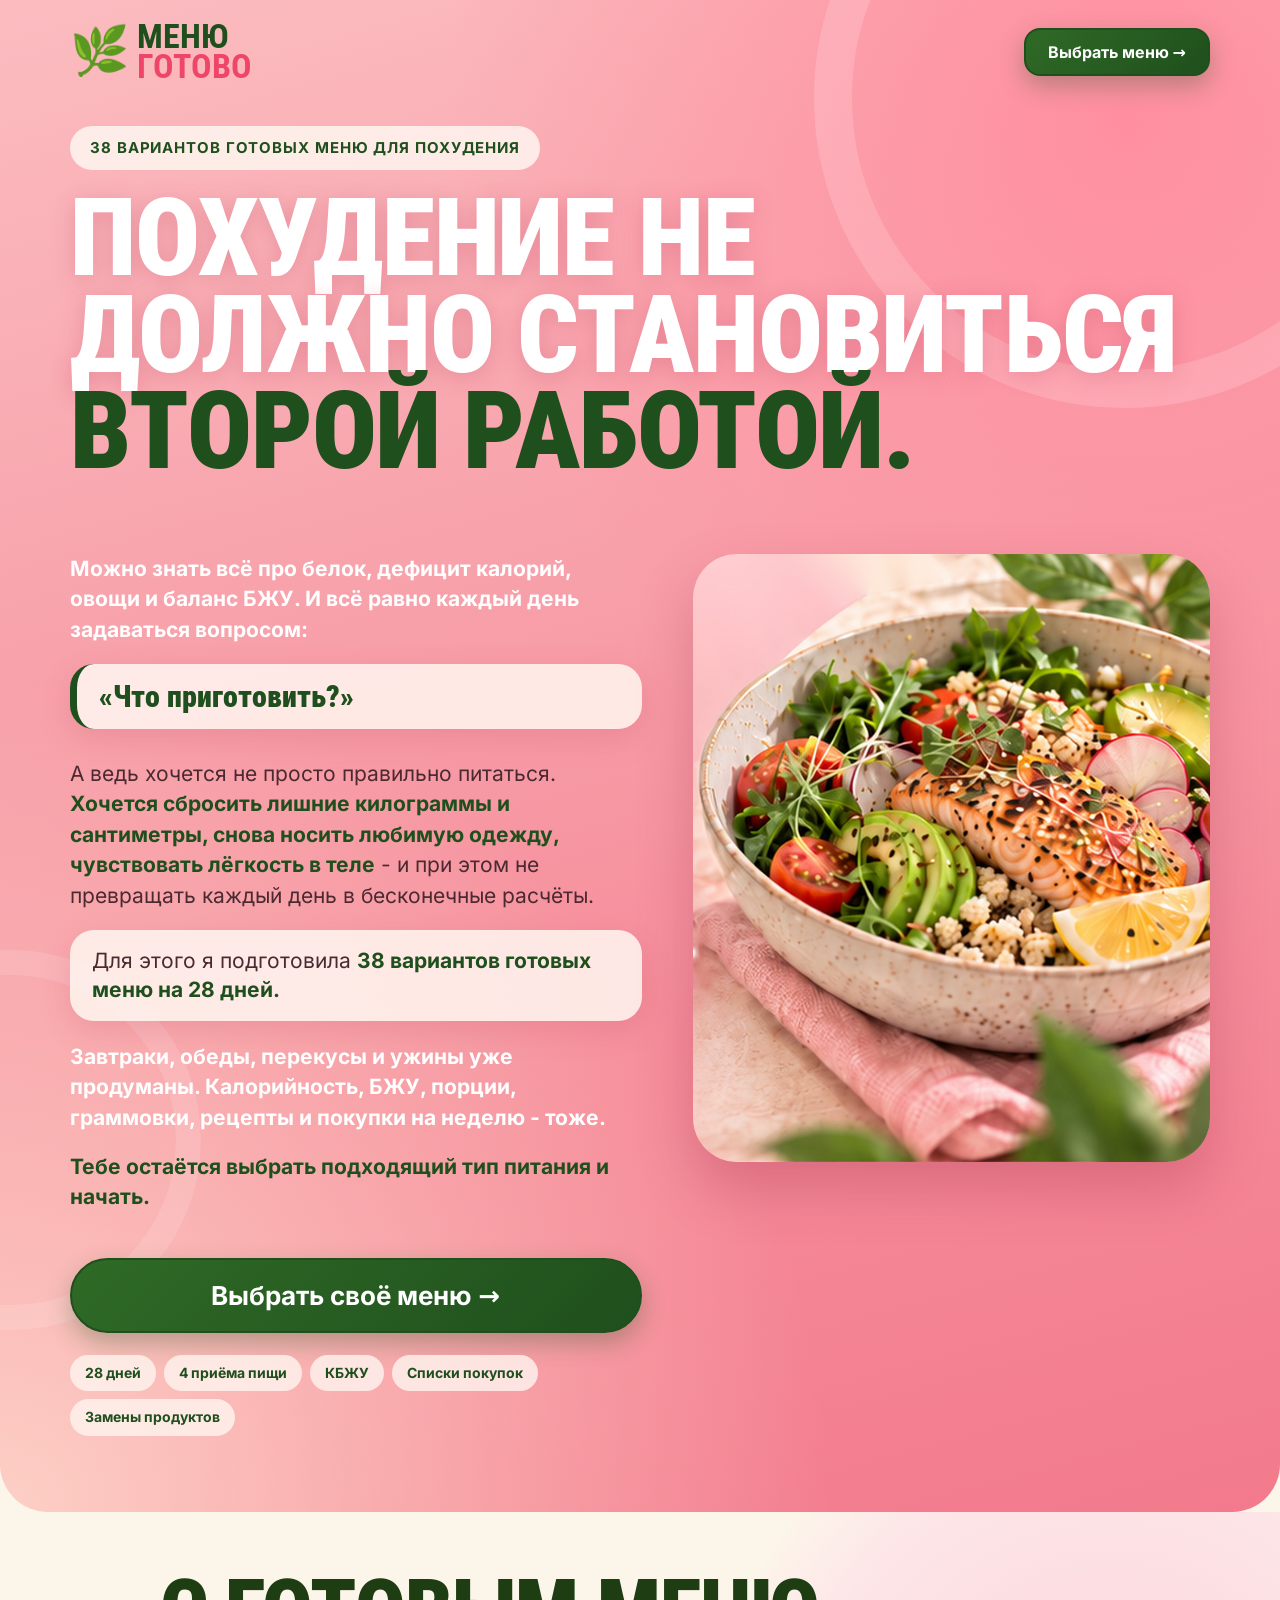
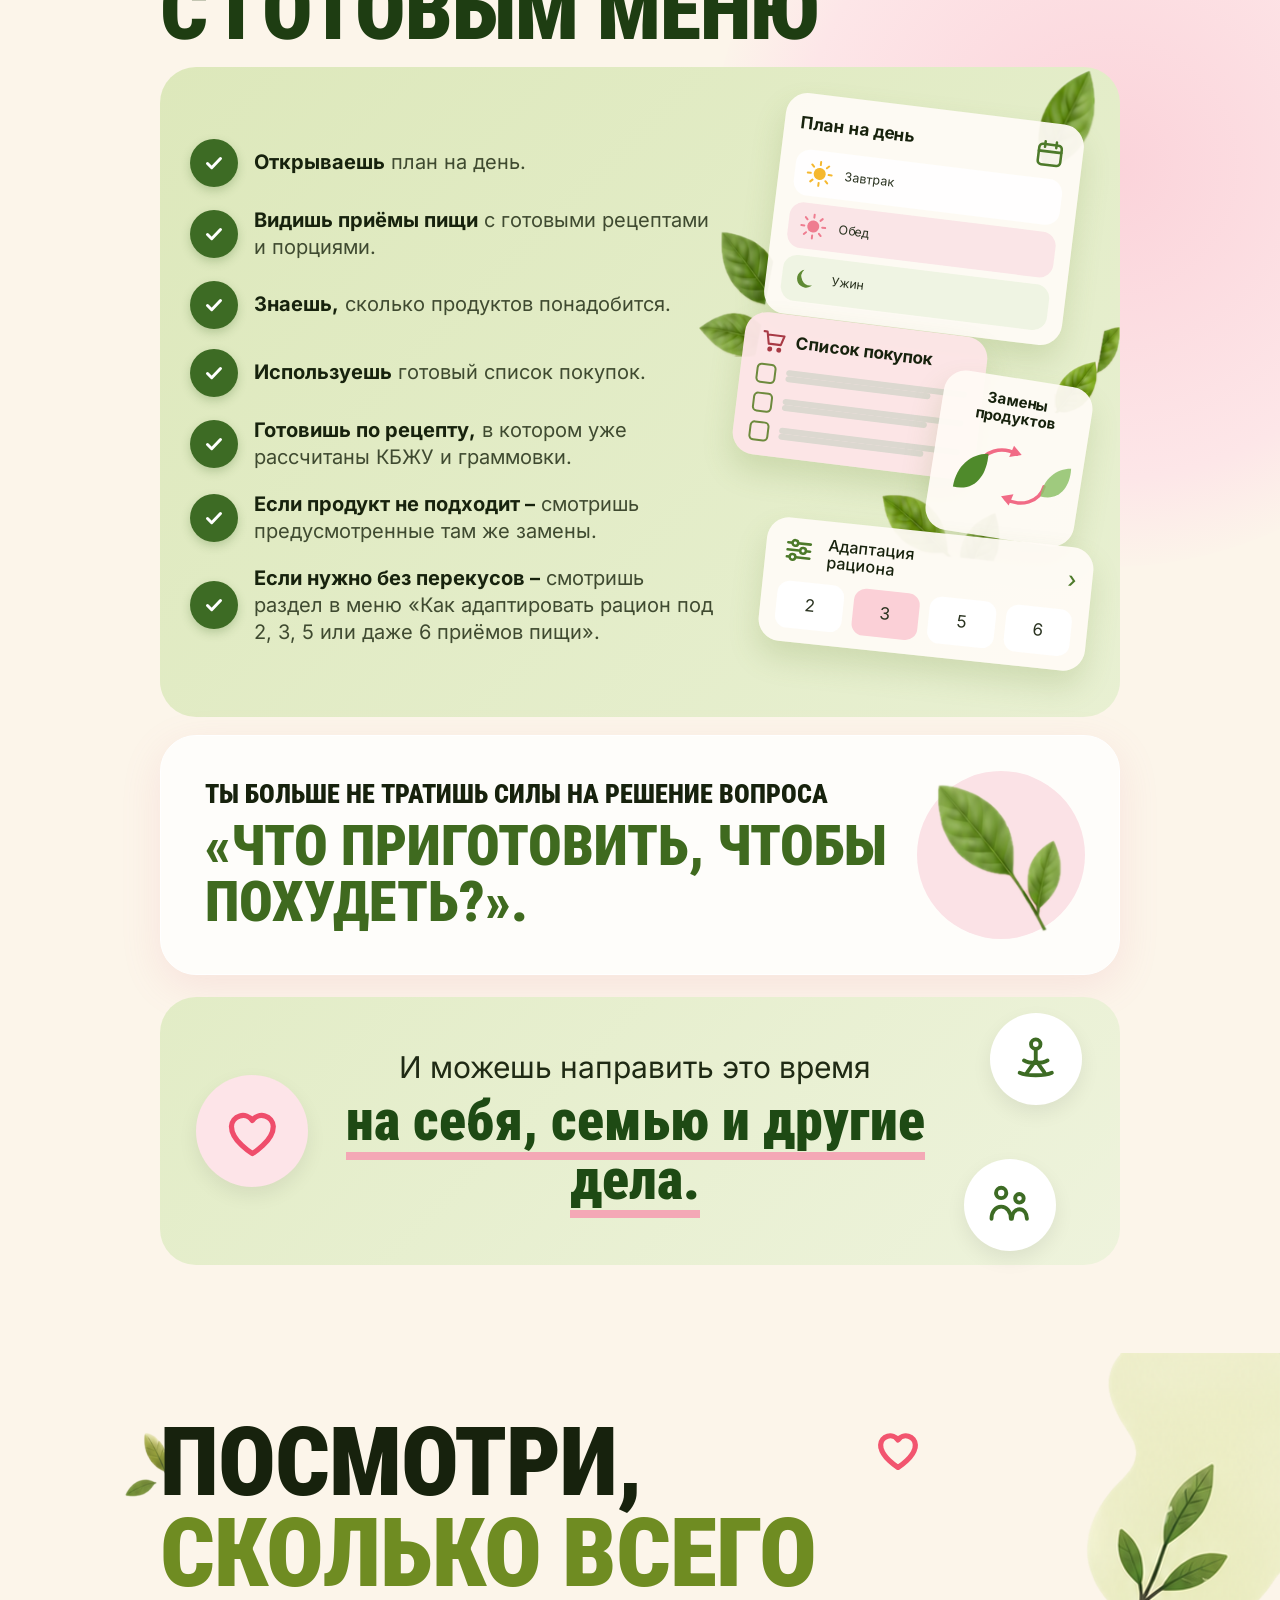
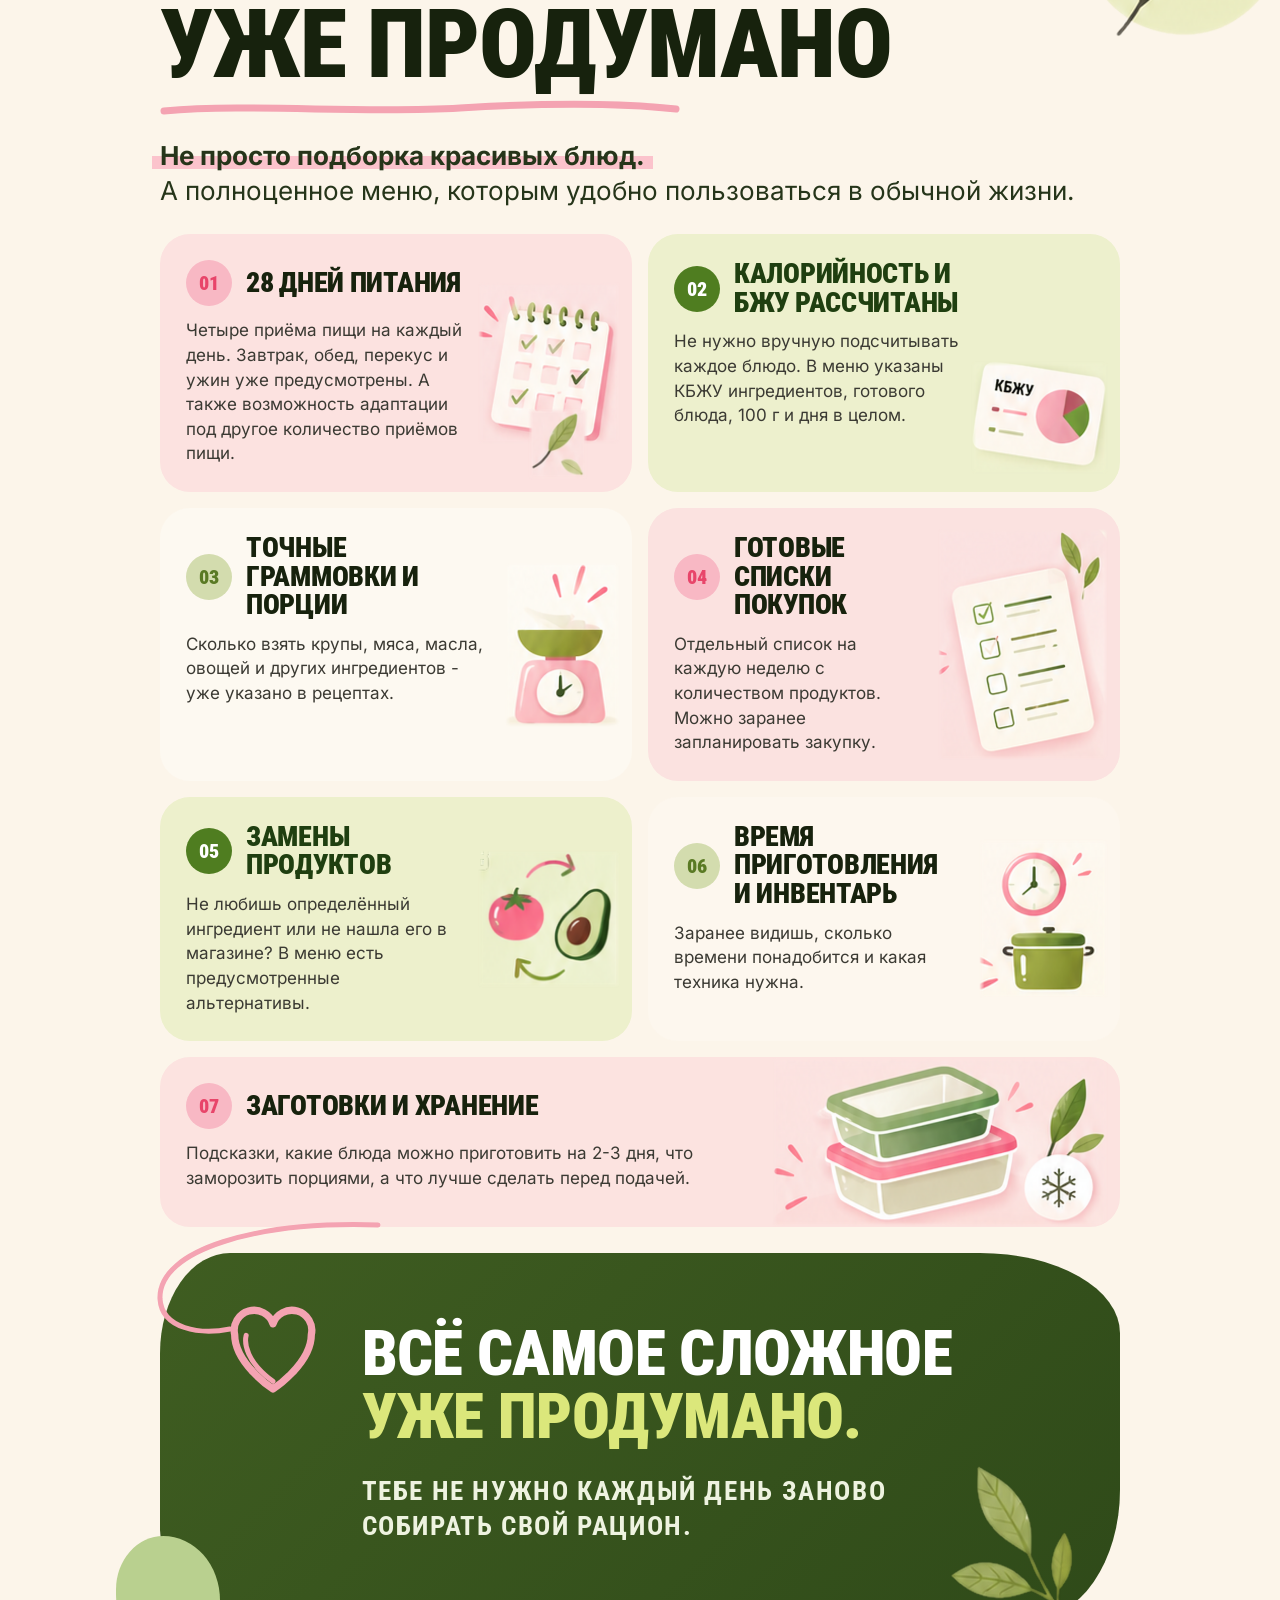
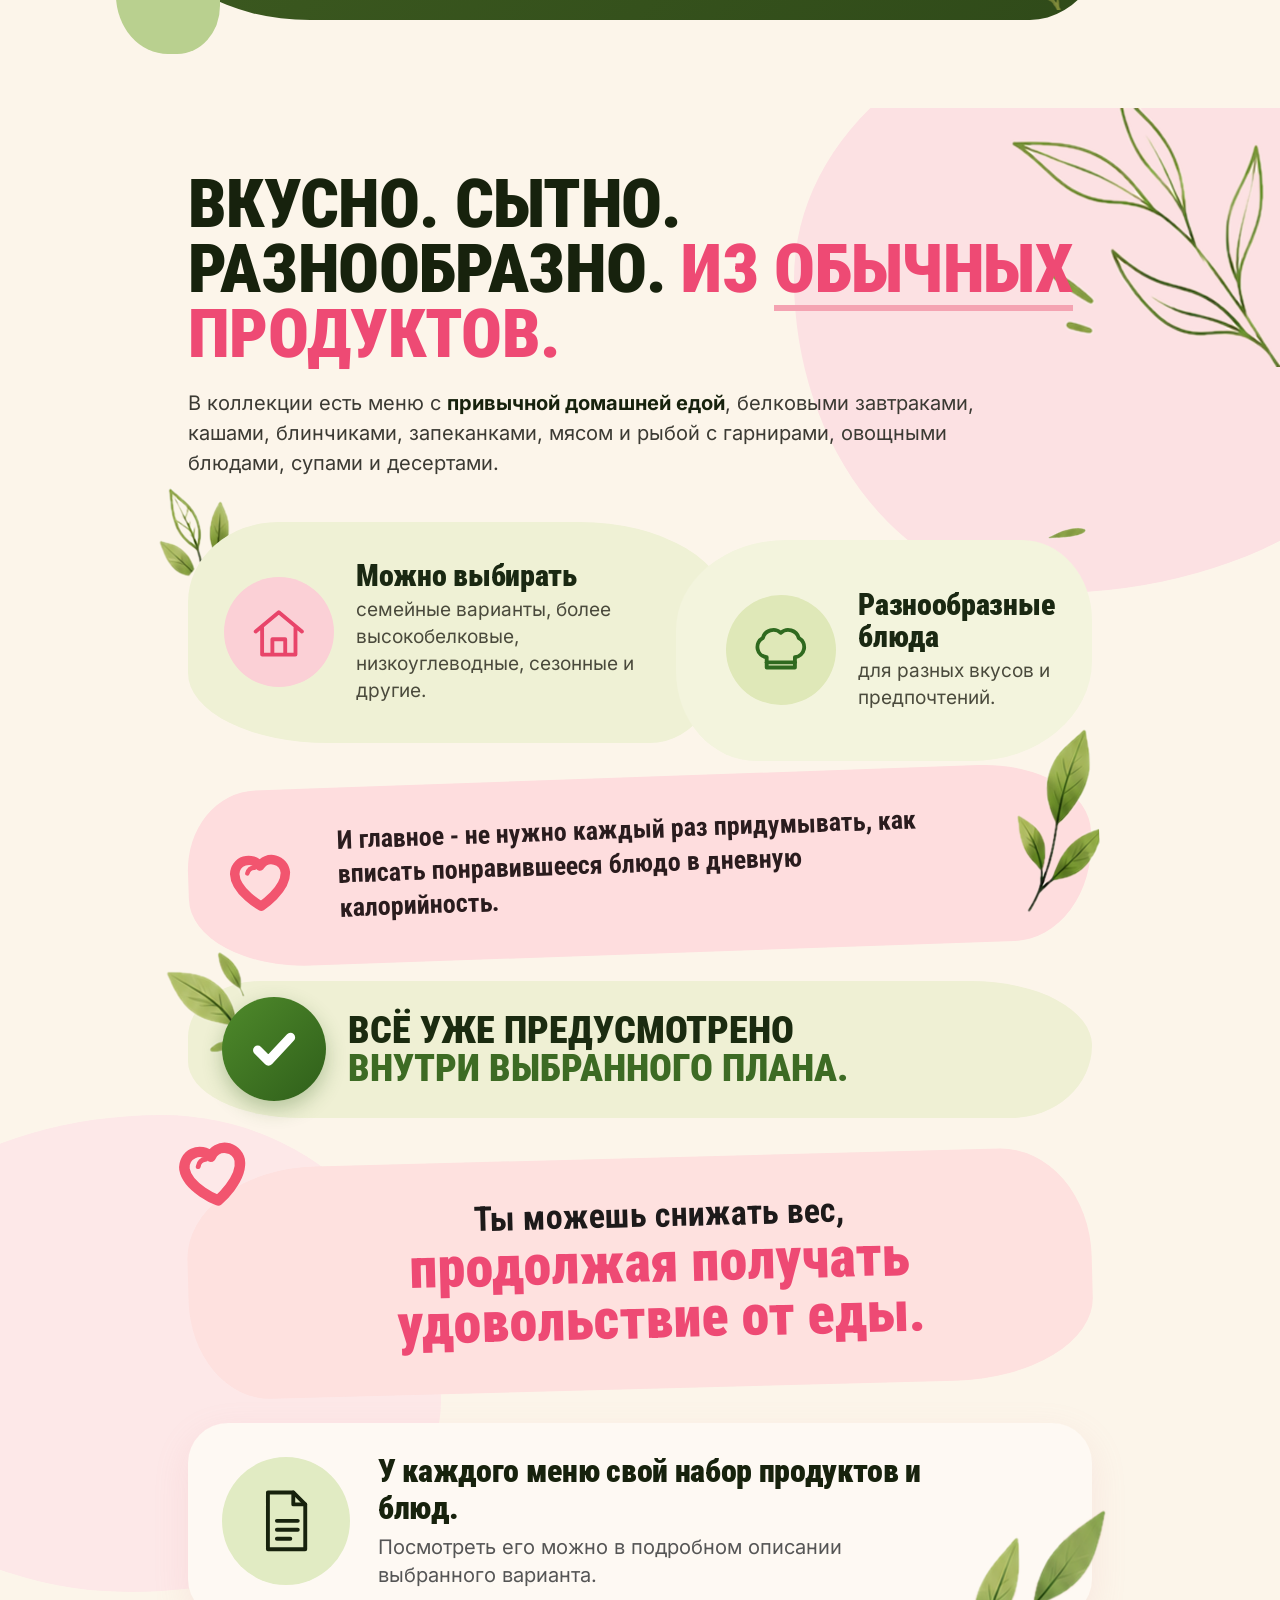
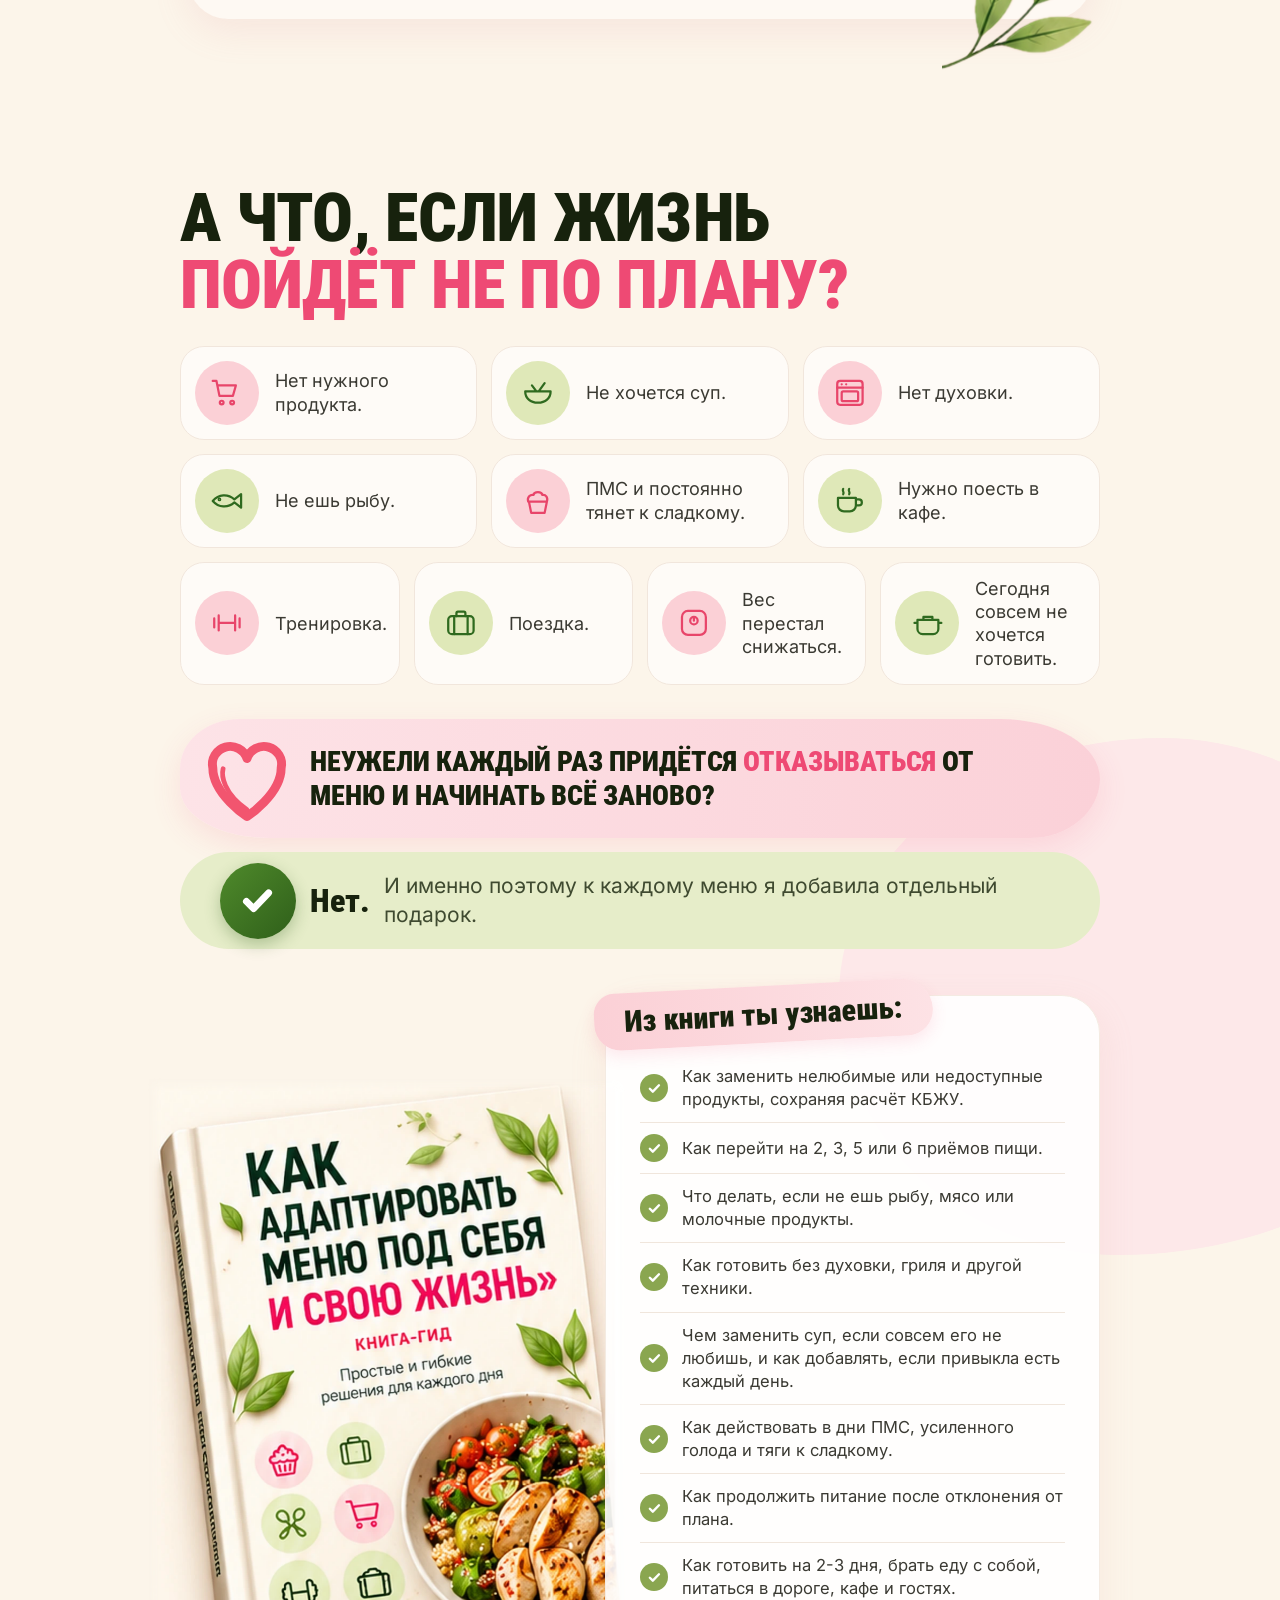
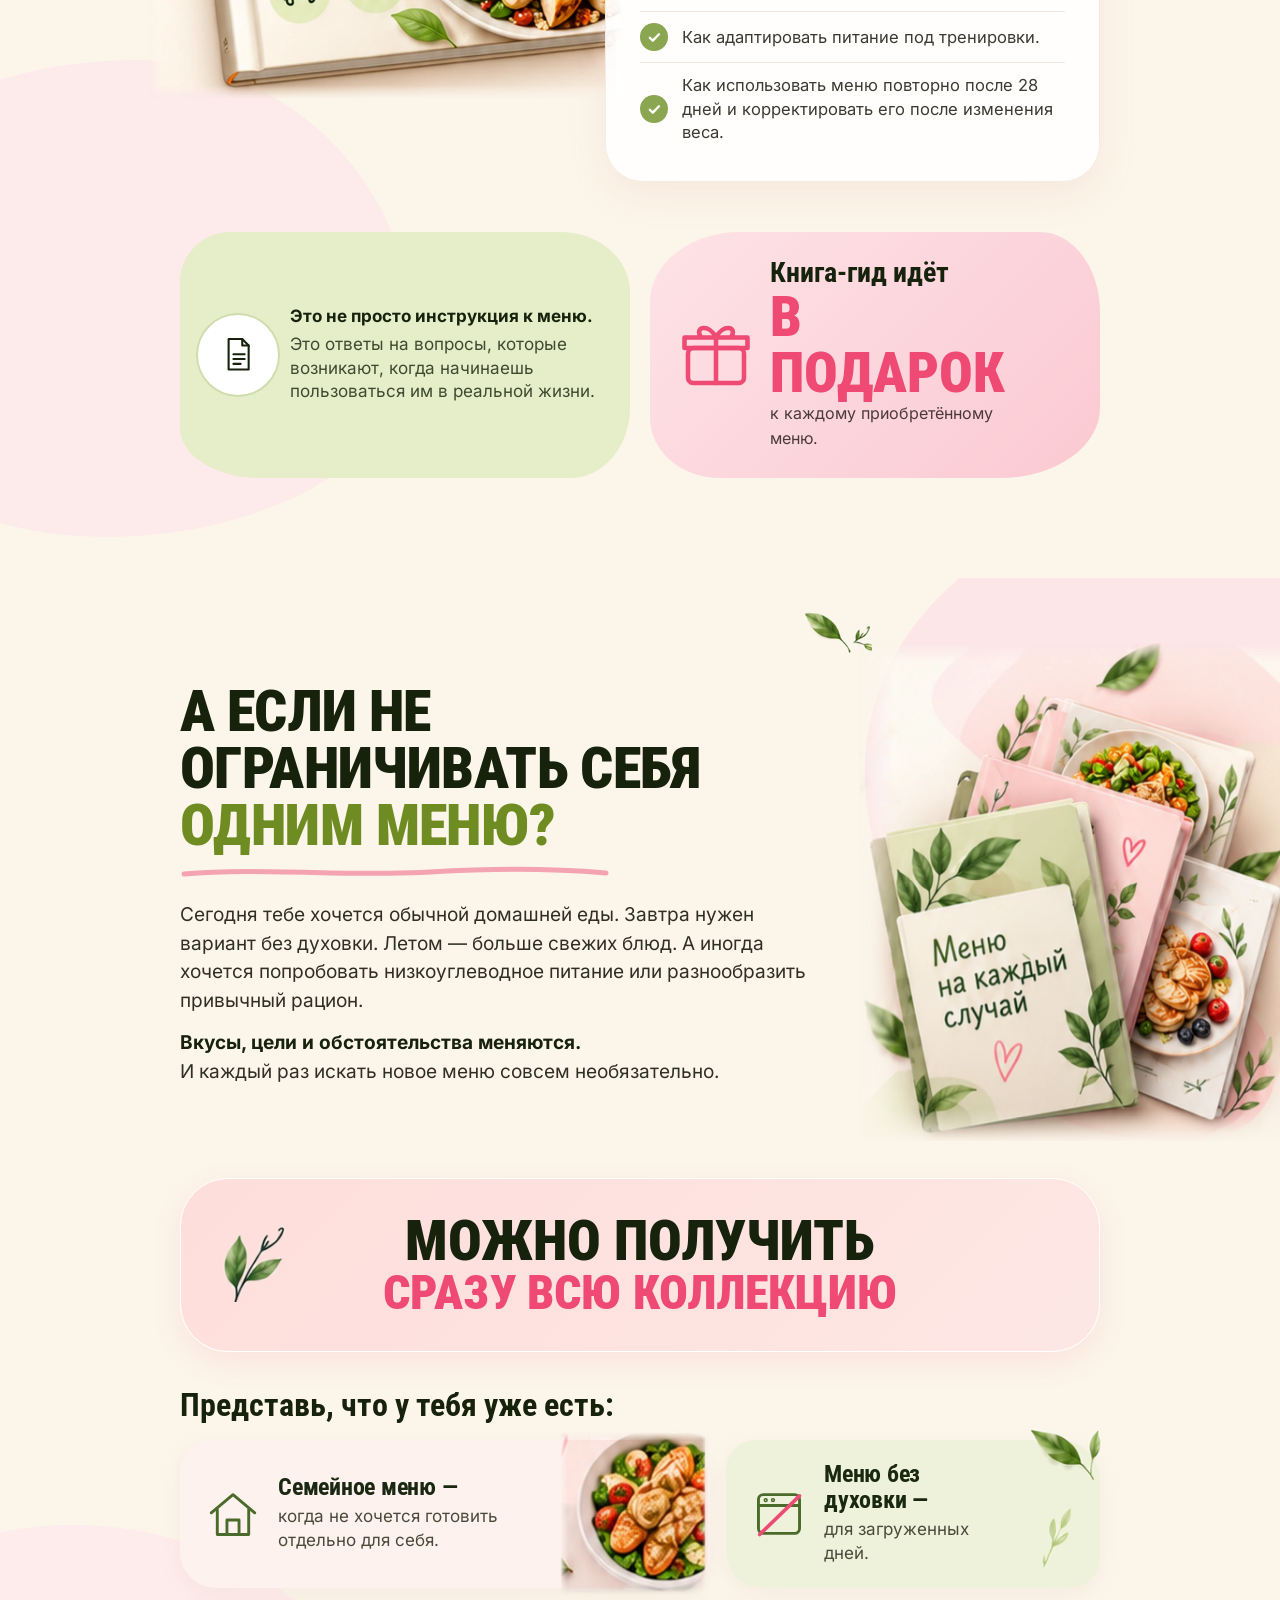
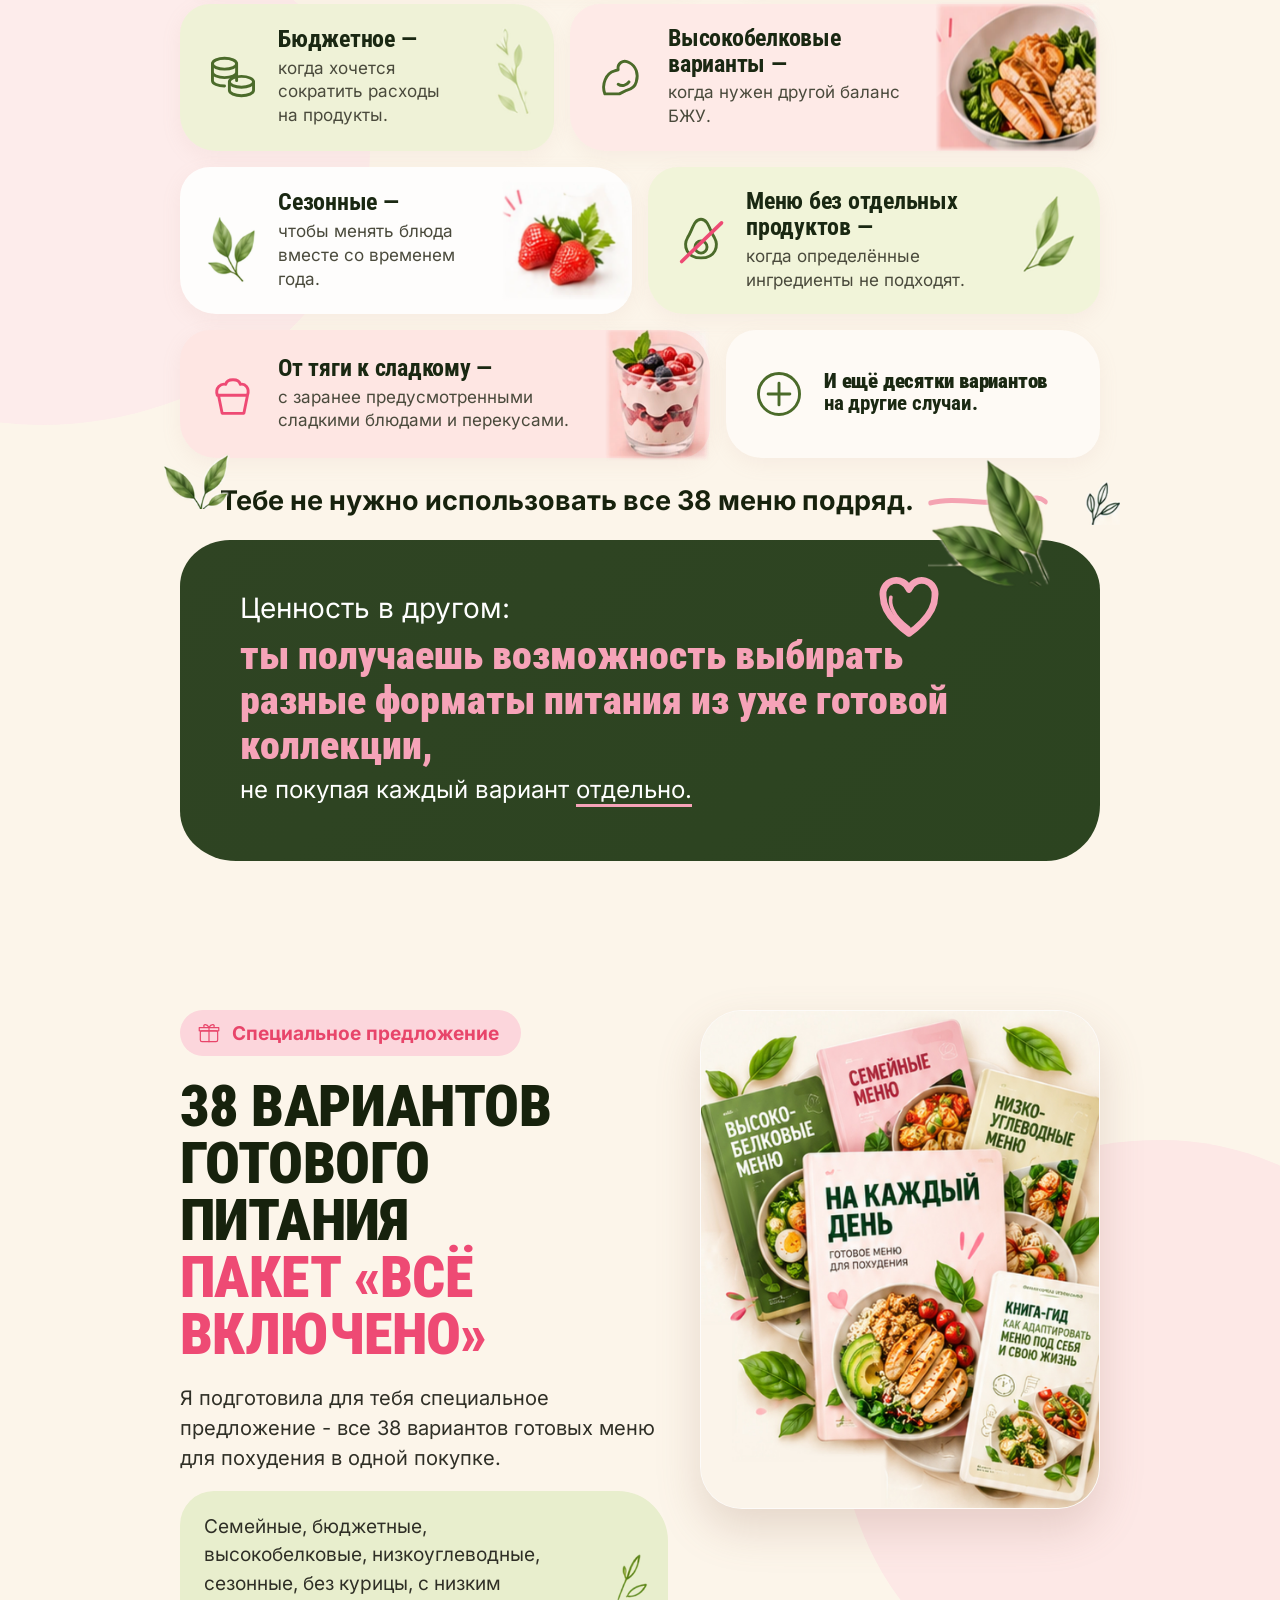
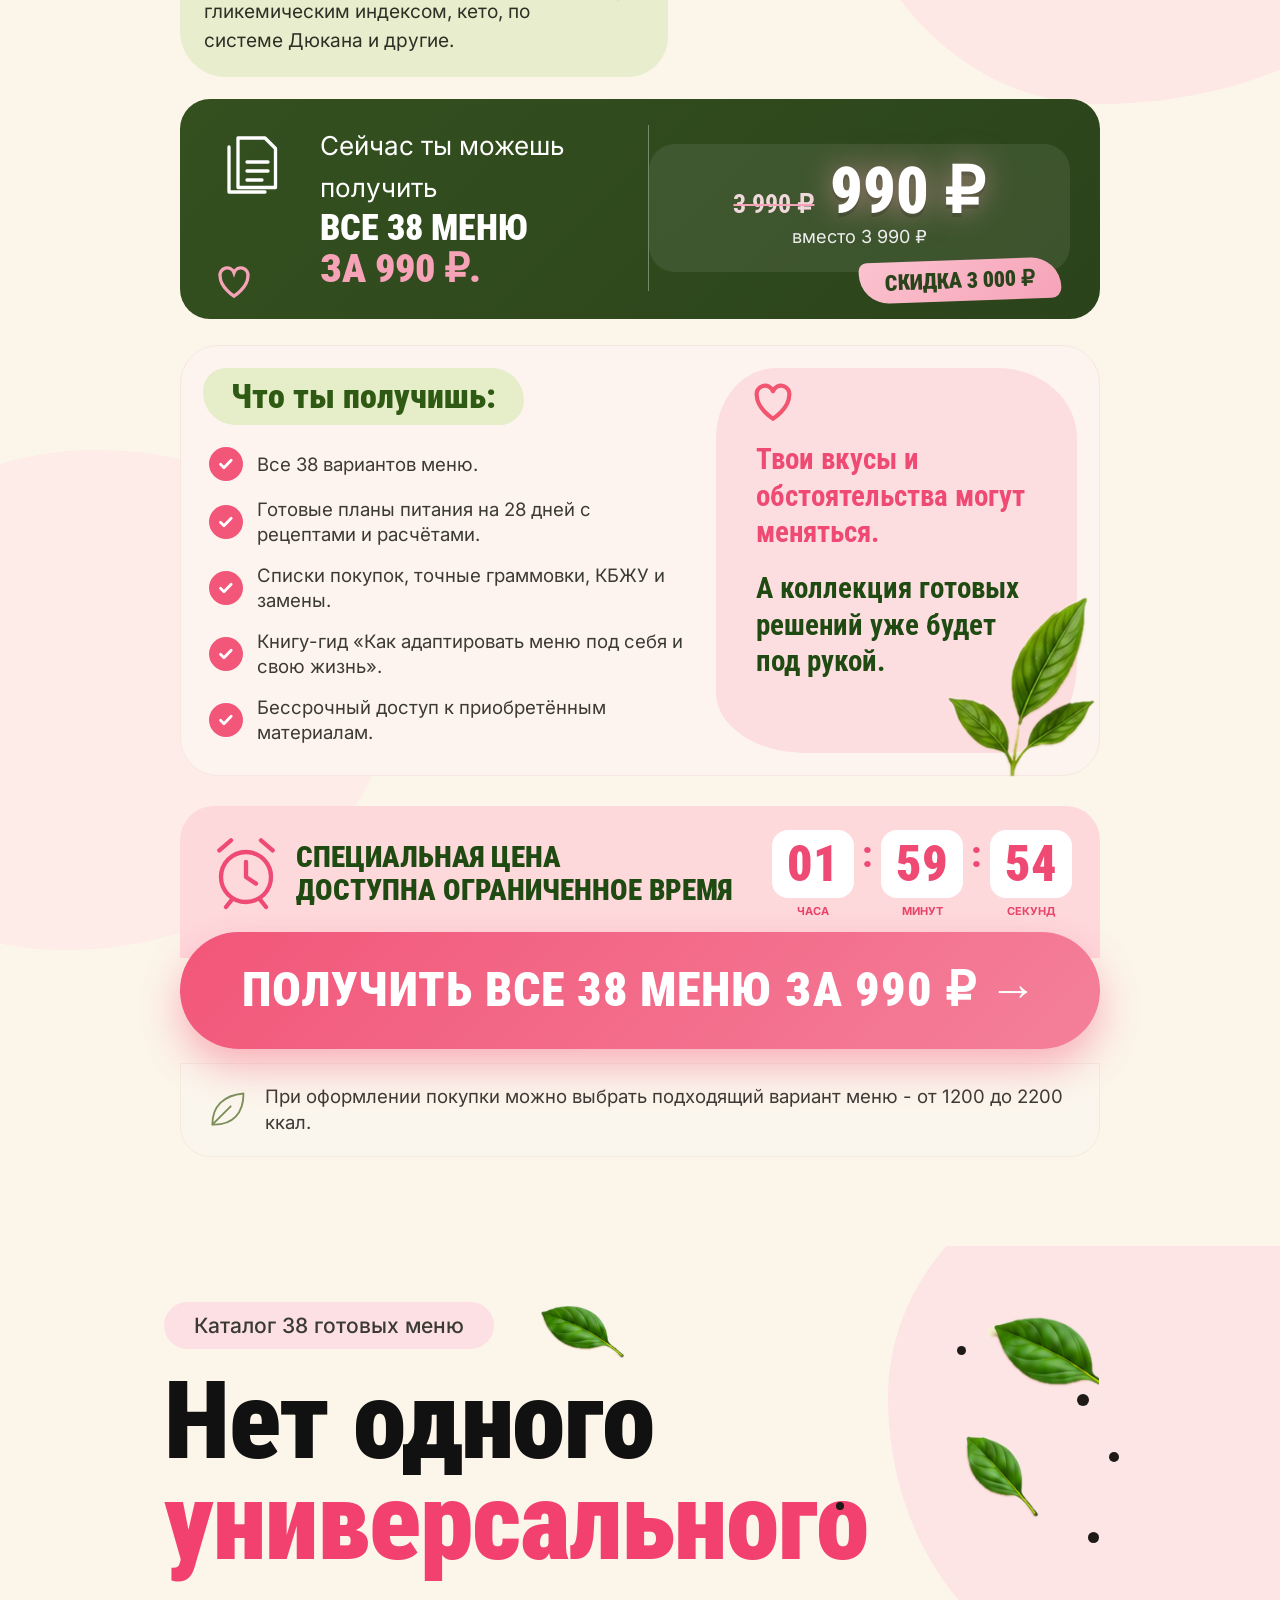
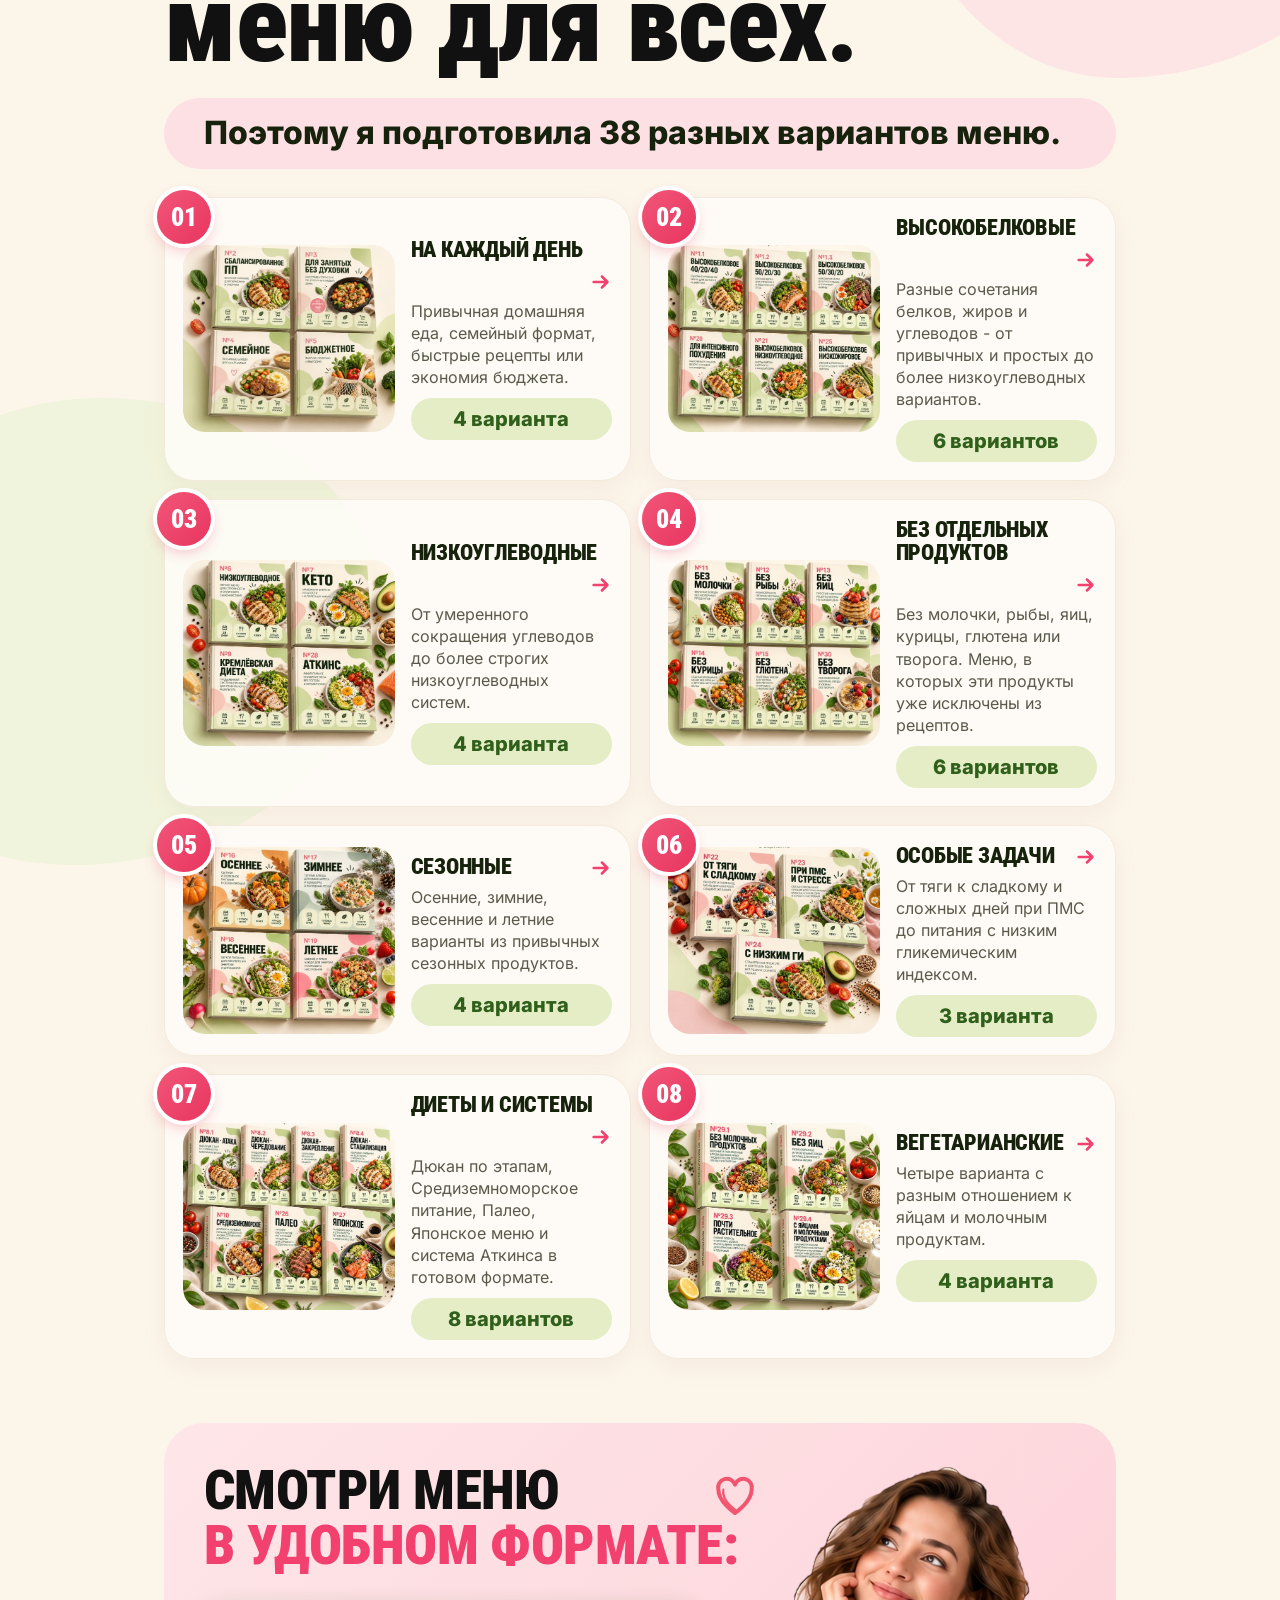
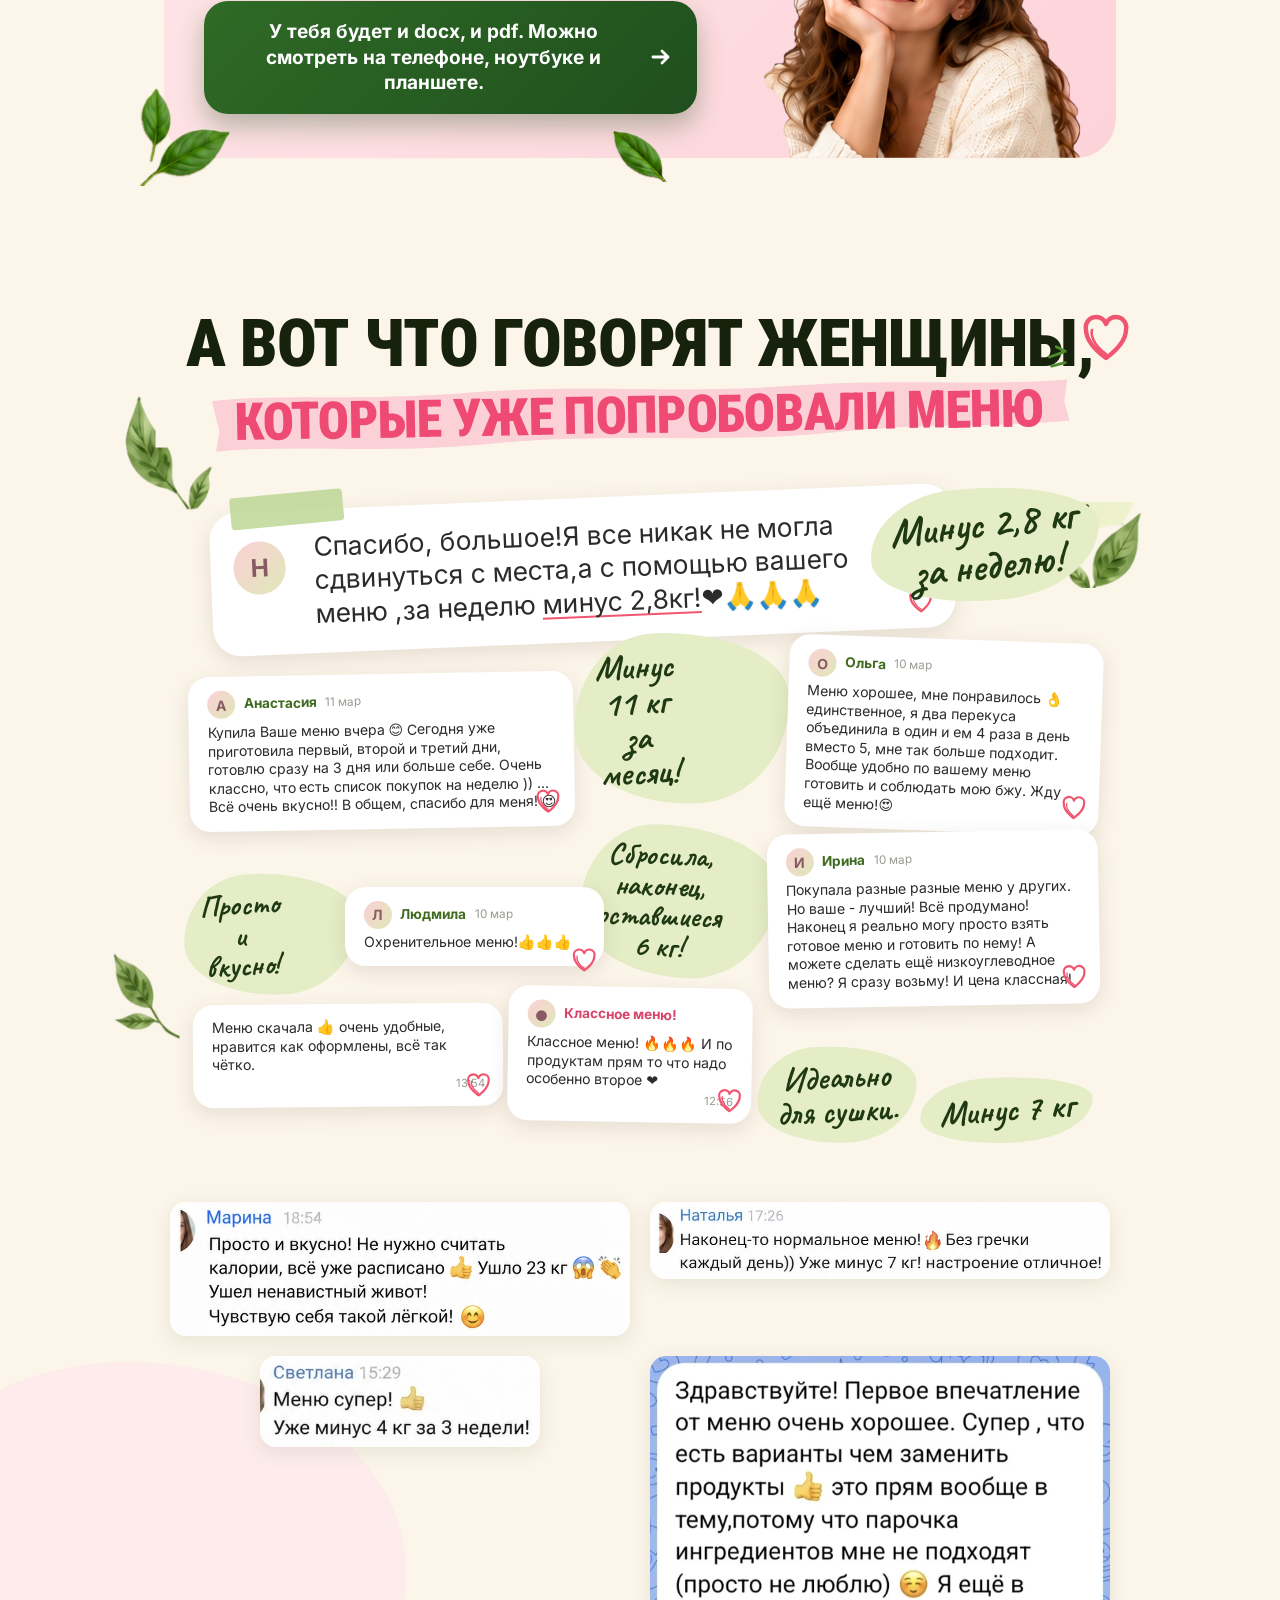
<file: index.html>
<!DOCTYPE html>
<html lang="ru">
<head>
<meta charset="utf-8">
<meta name="color-scheme" content="light only">
<meta name="viewport" content="width=device-width, initial-scale=1, viewport-fit=cover">
<title>38 готовых меню для похудения на 28 дней</title>
<style>
@font-face{font-family:'Roboto Condensed';font-style:normal;font-weight:700;font-display:swap;src:url(assets/fonts/roboto-condensed-cyrillic-700.woff2) format('woff2');unicode-range:U+0301,U+0400-045F,U+0490-0491,U+04B0-04B1,U+2116}
@font-face{font-family:'Roboto Condensed';font-style:normal;font-weight:700;font-display:swap;src:url(assets/fonts/roboto-condensed-latin-700.woff2) format('woff2');unicode-range:U+0000-00FF,U+0131,U+0152-0153,U+02BB-02BC,U+02C6,U+02DA,U+02DC,U+2000-206F,U+20AC,U+2122,U+2191,U+2193,U+2212,U+2215,U+FEFF,U+FFFD}
@font-face{font-family:'Roboto Condensed';font-style:normal;font-weight:900;font-display:swap;src:url(assets/fonts/roboto-condensed-cyrillic-900.woff2) format('woff2');unicode-range:U+0301,U+0400-045F,U+0490-0491,U+04B0-04B1,U+2116}
@font-face{font-family:'Roboto Condensed';font-style:normal;font-weight:900;font-display:swap;src:url(assets/fonts/roboto-condensed-latin-900.woff2) format('woff2');unicode-range:U+0000-00FF,U+0131,U+0152-0153,U+02BB-02BC,U+02C6,U+02DA,U+02DC,U+2000-206F,U+20AC,U+2122,U+2191,U+2193,U+2212,U+2215,U+FEFF,U+FFFD}
@font-face{font-family:'Inter';font-style:normal;font-weight:400;font-display:swap;src:url(assets/fonts/inter-cyrillic-400.woff2) format('woff2');unicode-range:U+0301,U+0400-045F,U+0490-0491,U+04B0-04B1,U+2116}
@font-face{font-family:'Inter';font-style:normal;font-weight:400;font-display:swap;src:url(assets/fonts/inter-latin-400.woff2) format('woff2');unicode-range:U+0000-00FF,U+0131,U+0152-0153,U+02BB-02BC,U+02C6,U+02DA,U+02DC,U+2000-206F,U+20AC,U+2122,U+2191,U+2193,U+2212,U+2215,U+FEFF,U+FFFD}
@font-face{font-family:'Inter';font-style:normal;font-weight:500;font-display:swap;src:url(assets/fonts/inter-cyrillic-500.woff2) format('woff2');unicode-range:U+0301,U+0400-045F,U+0490-0491,U+04B0-04B1,U+2116}
@font-face{font-family:'Inter';font-style:normal;font-weight:500;font-display:swap;src:url(assets/fonts/inter-latin-500.woff2) format('woff2');unicode-range:U+0000-00FF,U+0131,U+0152-0153,U+02BB-02BC,U+02C6,U+02DA,U+02DC,U+2000-206F,U+20AC,U+2122,U+2191,U+2193,U+2212,U+2215,U+FEFF,U+FFFD}
@font-face{font-family:'Inter';font-style:normal;font-weight:700;font-display:swap;src:url(assets/fonts/inter-cyrillic-700.woff2) format('woff2');unicode-range:U+0301,U+0400-045F,U+0490-0491,U+04B0-04B1,U+2116}
@font-face{font-family:'Inter';font-style:normal;font-weight:700;font-display:swap;src:url(assets/fonts/inter-latin-700.woff2) format('woff2');unicode-range:U+0000-00FF,U+0131,U+0152-0153,U+02BB-02BC,U+02C6,U+02DA,U+02DC,U+2000-206F,U+20AC,U+2122,U+2191,U+2193,U+2212,U+2215,U+FEFF,U+FFFD}
@font-face{font-family:'Inter';font-style:normal;font-weight:800;font-display:swap;src:url(assets/fonts/inter-cyrillic-800.woff2) format('woff2');unicode-range:U+0301,U+0400-045F,U+0490-0491,U+04B0-04B1,U+2116}
@font-face{font-family:'Inter';font-style:normal;font-weight:800;font-display:swap;src:url(assets/fonts/inter-latin-800.woff2) format('woff2');unicode-range:U+0000-00FF,U+0131,U+0152-0153,U+02BB-02BC,U+02C6,U+02DA,U+02DC,U+2000-206F,U+20AC,U+2122,U+2191,U+2193,U+2212,U+2215,U+FEFF,U+FFFD}
@font-face{font-family:'Caveat';font-style:normal;font-weight:700;font-display:swap;src:url(assets/fonts/caveat-cyrillic-700.woff2) format('woff2');unicode-range:U+0301,U+0400-045F,U+0490-0491,U+04B0-04B1,U+2116}
@font-face{font-family:'Caveat';font-style:normal;font-weight:700;font-display:swap;src:url(assets/fonts/caveat-latin-700.woff2) format('woff2');unicode-range:U+0000-00FF,U+0131,U+0152-0153,U+02BB-02BC,U+02C6,U+02DA,U+02DC,U+2000-206F,U+20AC,U+2122,U+2191,U+2193,U+2212,U+2215,U+FEFF,U+FFFD}
:root{color-scheme:light;--bg:#fcf5ea;--ink:#26351a;--olive:#6f8c22;--lime:#e7edc2;--pink1:#e06b80;--pink2:#f79aa0;--card:#fff;--muted:#5d6650;--line:#e4dccb;
--hd:'Roboto Condensed','Arial Narrow',Impact,sans-serif;--bd:'Inter',system-ui,Arial,sans-serif;box-sizing:border-box;padding-top:env(safe-area-inset-top,0px);padding-bottom:env(safe-area-inset-bottom,0px)}
*,*::before,*::after{box-sizing:inherit}
html{scroll-behavior:smooth;scroll-padding-top:env(safe-area-inset-top,0px)}
body{margin:0;background:var(--bg);color:var(--ink);font:400 17px/1.6 var(--bd);-webkit-text-size-adjust:100%}
.w{max-width:1180px;margin:0 auto;padding:0 20px}
section{padding:clamp(40px,7vw,88px) 0}
h1,h2,h3{font-family:var(--hd);font-weight:900;text-transform:uppercase;line-height:.98;margin:0 0 .5em;letter-spacing:-.01em}
h1{font-size:clamp(40px,7.5vw,92px)}
h2{font-size:clamp(34px,5.6vw,68px)}
h3{font-size:clamp(20px,2.4vw,27px);line-height:1.1}
h2 em{font-style:normal;color:var(--olive)}
p{margin:0 0 1em;max-width:66ch}
b{font-weight:700}
.sm{font-size:14px;color:var(--muted)}
.btn{display:inline-flex;align-items:center;gap:10px;padding:16px 26px;border-radius:16px;font:700 17px var(--bd);text-decoration:none;background:var(--olive);color:#fff;border:2px solid var(--olive);cursor:pointer;transition:transform .15s}
.btn:hover{transform:translateY(-2px)}
.btn:focus-visible,summary:focus-visible,input:focus-visible,select:focus-visible{outline:3px solid var(--ink);outline-offset:3px}
.btn.w2{background:#fff;color:var(--ink);border-color:#fff}
.btn.ol{background:transparent;color:#fff;border-color:#fff}
.row{display:flex;flex-wrap:wrap;gap:14px;margin:18px 0}
.hero{background:linear-gradient(135deg,var(--pink1),var(--pink2));color:#fff;border-radius:0 0 44px 44px;padding:clamp(36px,6vw,80px) 0}
.hero .w{display:grid;gap:36px;grid-template-columns:1.25fr .75fr;align-items:center}
.tag{display:inline-block;background:rgba(255,255,255,.25);padding:8px 16px;border-radius:99px;font-weight:700;font-size:14px;margin-bottom:22px}
.hero p{max-width:58ch}
.plate{aspect-ratio:1;border-radius:50%;background:radial-gradient(circle at 35% 30%,#fff 0 18%,var(--lime) 19% 55%,var(--olive) 56%);display:grid;place-items:center;font:900 clamp(56px,10vw,120px)/1 var(--hd);color:var(--ink);text-align:center;box-shadow:0 0 0 14px rgba(255,255,255,.3)}
.plate small{display:block;font-size:.28em;text-transform:uppercase}
.chips{display:flex;flex-wrap:wrap;gap:8px;font-weight:700;font-size:14px}
.chips span{background:rgba(255,255,255,.22);padding:6px 14px;border-radius:99px}
.grid{display:grid;gap:18px}
.g2{grid-template-columns:repeat(2,1fr)}.g3{grid-template-columns:repeat(3,1fr)}.g4{grid-template-columns:repeat(4,1fr)}
.card{background:var(--card);border:1px solid var(--line);border-radius:28px;padding:26px}
.card.dk{background:var(--ink);color:var(--bg);border-color:var(--ink)}
.card.lm{background:var(--lime);border-color:transparent}
.card p:last-child{margin:0}
.num{font:900 40px/1 var(--hd);color:var(--olive);margin-bottom:10px}
.band{background:var(--lime);border-radius:44px;padding:clamp(28px,5vw,60px)}
.chain{list-style:none;padding:0;margin:0;display:grid;grid-template-columns:repeat(2,1fr);gap:12px}
.chain li{background:var(--card);border-radius:18px;padding:14px 18px 14px 50px;position:relative}
.chain li::before{content:"✓";position:absolute;left:16px;top:13px;width:24px;height:24px;border-radius:50%;background:var(--olive);color:#fff;text-align:center;font-size:14px;line-height:24px}
.big{font:900 clamp(26px,4.4vw,52px)/1 var(--hd);text-transform:uppercase;margin:28px 0 0}
.cmp .card h3{margin-bottom:16px}
.cmp p{margin-bottom:.6em}
.pink{background:linear-gradient(135deg,var(--pink1),var(--pink2));color:#fff;border-radius:44px;padding:clamp(28px,5vw,64px)}
.q{font-size:20px;font-weight:500;margin:0 0 .6em}
.cat .ic{font-size:34px;display:block;margin-bottom:8px}
.offer{background:var(--ink);color:var(--bg);border-radius:44px;padding:clamp(28px,5vw,64px)}
.offer h2{color:#fff}.offer .tag{background:rgba(255,255,255,.14)}
.price{font:900 clamp(60px,10vw,120px)/1 var(--hd);color:var(--pink2)}
.price s{font-size:.35em;color:var(--muted);margin-left:10px}
.badge{display:inline-block;background:var(--pink1);color:#fff;font-weight:700;padding:6px 14px;border-radius:99px}
.offer ul{padding-left:20px}.offer li{margin:6px 0}
.timer{display:flex;gap:10px;margin:14px 0 24px}
.timer div{background:rgba(255,255,255,.12);border-radius:14px;padding:10px 16px;text-align:center;font:900 34px/1 var(--hd);min-width:70px}
.timer small{display:block;font:400 11px var(--bd);opacity:.7;margin-top:4px}
form.calc{display:grid;grid-template-columns:repeat(2,1fr);gap:14px}
label{font-weight:700;font-size:14px;display:grid;gap:6px}
input,select{font:17px var(--bd);padding:13px 14px;border-radius:14px;border:1px solid var(--line);background:var(--card);color:var(--ink);width:100%}
.res{grid-column:1/-1;display:none;background:var(--card);border-radius:20px;padding:18px 22px}
.res.on{display:block}.res li{margin:4px 0}
details{border-top:1px solid var(--line)}details:last-of-type{border-bottom:1px solid var(--line)}
summary{font:900 clamp(21px,2.6vw,30px)/1.15 var(--hd);color:var(--olive);padding:22px 40px 22px 0;cursor:pointer;list-style:none;position:relative}
summary::-webkit-details-marker{display:none}
summary::after{content:"";position:absolute;right:6px;top:50%;width:10px;height:10px;border:solid var(--olive);border-width:0 3px 3px 0;transform:translateY(-70%) rotate(45deg);transition:transform .2s}
details[open] summary::after{transform:translateY(-30%) rotate(225deg)}
details p{color:var(--muted);padding-bottom:10px}
footer{padding:30px 0 50px;border-top:1px solid var(--line);font-size:13px;color:var(--muted)}
footer .w{display:flex;justify-content:space-between;gap:20px;flex-wrap:wrap;align-items:center}
.logo{font:900 22px var(--hd);color:var(--ink);text-transform:uppercase}
@media(max-width:900px){.hero .w{grid-template-columns:1fr}.plate{max-width:320px}.g4,.g3{grid-template-columns:repeat(2,1fr)}}
@media(max-width:640px){body{font-size:16px}.g2,.g3,.g4,.chain,form.calc{grid-template-columns:1fr}.btn{width:100%;justify-content:center}.hero{border-radius:0 0 28px 28px}.band,.pink,.offer{border-radius:28px}.timer div{min-width:0;flex:1}}
@media(prefers-reduced-motion:reduce){*{transition:none!important;scroll-behavior:auto!important}}

.hero{--g:#1f4f1d;position:relative;overflow:hidden;overflow:clip;color:#fff;border-radius:0 0 48px 48px;padding:22px 0 clamp(40px,6vw,76px);
background:radial-gradient(circle at 88% 8%,#ff8fa0 0,transparent 38%),radial-gradient(circle at 0 100%,#fdd0c6 0,transparent 42%),linear-gradient(165deg,#fbbcc0,#f58a98 70%,#f27a8c)}
.hero::before,.hero::after{content:"";position:absolute;border-radius:50%;border:clamp(18px,3vw,40px) solid rgba(255,255,255,.16);pointer-events:none}
.hero::before{width:min(70vw,620px);aspect-ratio:1;right:-12%;top:-14%}
.hero::after{width:min(46vw,380px);aspect-ratio:1;left:-14%;bottom:12%;border-width:clamp(14px,2vw,26px);border-color:rgba(255,255,255,.12)}
.hc{position:relative;z-index:1;max-width:1180px;margin:0 auto;padding:0 20px}
.top{display:flex;justify-content:space-between;align-items:center;gap:14px;margin-bottom:clamp(22px,4vw,44px)}
.lg{font:900 clamp(24px,3vw,34px)/.88 var(--hd);text-transform:uppercase;display:flex;gap:8px;align-items:center}
.lg i{font-style:normal;font-size:1.4em}.lg span{display:block}.lg span b{display:block;color:var(--g)}.lg span b+b{color:#ef4569}
.btn.gr{background:linear-gradient(135deg,#2f6a26,var(--g));border-color:var(--g);color:#fff;box-shadow:0 10px 24px rgba(31,79,29,.3)}
.btn.sm2{padding:12px 22px;font-size:16px}

.hero .tag{background:rgba(255,246,240,.85);color:var(--g);font-weight:700;letter-spacing:.06em;text-transform:uppercase;padding:10px 20px;font-size:clamp(12px,1.5vw,15px);margin-bottom:20px}
.hero h1{color:#fff;font-size:clamp(46px,8.6vw,108px);line-height:.92;text-shadow:0 4px 22px rgba(190,60,90,.28);margin-bottom:.35em}
.hero h1 span{color:var(--g);text-shadow:none}
.hero .tx p{max-width:46ch;font-size:clamp(17px,1.9vw,21px);line-height:1.45;margin-bottom:.9em}
.hero .lead{color:#fff;font-weight:700}
.hero .soft{color:#4a2a30}.hero .soft b{color:var(--g)}
.pl{background:rgba(255,246,240,.86);color:#4a2a30;border-radius:24px;padding:16px 22px;box-shadow:0 10px 30px rgba(190,60,90,.18);margin:0 0 1em;max-width:46ch}
.pl.q{border-left:7px solid var(--g);font:900 clamp(21px,2.6vw,30px)/1.1 var(--hd);color:var(--g)}
.hero .tx .pl{font-size:clamp(17px,1.9vw,21px);line-height:1.4}
.hero .tx .pl.q{font-size:clamp(21px,2.6vw,30px);line-height:1.1}
.pl b{color:var(--g)}
.hero .end{color:var(--g);font-weight:700}
.hchips{display:flex;flex-wrap:wrap;gap:8px;margin-top:22px}
.hchips span{background:rgba(255,246,240,.8);color:var(--g);font-weight:700;font-size:14px;padding:7px 15px;border-radius:99px}
.cta{margin:26px 0 0}
.cta .btn{width:100%;justify-content:center;font-size:clamp(19px,2.4vw,26px);padding:20px 30px;border-radius:99px}
@media(max-width:640px){.hero{border-radius:0 0 30px 30px}.btn.sm2{width:auto}.lg i{display:none}.cta .btn{width:100%}}

.hg{display:grid;grid-template-columns:minmax(0,1.05fr) minmax(0,.95fr);column-gap:clamp(24px,4vw,64px);align-items:start}
.hd{grid-column:1/-1;margin-bottom:clamp(18px,3vw,36px)}
.hero h1{font-size:clamp(46px,8.4vw,120px);line-height:.9;text-wrap:balance;max-width:none}
.tx{grid-column:1;grid-row:2}
.ft{grid-column:1;grid-row:3}
.vis{grid-column:2;grid-row:2/4;position:sticky;top:20px;align-self:start}
.vis img{display:block;width:100%;height:auto;border-radius:44px;box-shadow:0 26px 54px rgba(150,40,70,.28)}
.hero .tx p,.hero .pl{max-width:54ch}
.hero .pl{display:flow-root}
@media(max-width:700px){
.hg{grid-template-columns:minmax(0,1.22fr) minmax(0,1fr);column-gap:12px}
.vis{grid-row:2;margin-right:-20px;top:12px}
.vis img{border-radius:30px 0 0 30px;box-shadow:0 14px 30px rgba(150,40,70,.28)}
.ft{grid-column:1/-1;margin-top:6px}
.hero h1{font-size:clamp(44px,13vw,80px)}
.hero .tx p{font-size:15px;line-height:1.4}
.hero .tx .pl{font-size:15px;line-height:1.35;padding:12px 14px;border-radius:18px}
.hero .tx .pl.q{font-size:20px;line-height:1.1}
.hero .tag{font-size:12px}
}

.s2{position:relative;overflow:hidden;overflow:clip}
.s2::before{content:"";position:absolute;right:-8%;top:-18%;width:min(60vw,640px);aspect-ratio:1;border-radius:50%;background:radial-gradient(circle,#fbd3da 0,#fde6e8 55%,transparent 72%);pointer-events:none}
.s2 .w{position:relative}
.s2 .lf{position:absolute;right:20px;top:-10px;width:clamp(70px,11vw,140px);height:auto;transform:rotate(4deg)}
.s2 h2 em{color:var(--olive)}
.s2t{font:900 clamp(34px,5.6vw,68px)/.98 var(--hd);text-transform:uppercase;margin:0 0 28px;max-width:16ch}
.s2t i{font-style:normal;color:var(--olive)}
.s2g{display:grid;grid-template-columns:minmax(0,1.9fr) minmax(0,1fr);gap:28px;align-items:start}
.cds{display:grid;gap:16px}
.cd{position:relative;display:flex;gap:18px;align-items:flex-start;min-height:250px;padding:30px 332px 30px 28px;border-radius:34px;overflow:hidden;background:#fff;box-shadow:0 8px 28px rgba(190,110,120,.12);border:1px solid rgba(255,255,255,.7)}
.cd.c1{background:linear-gradient(110deg,#fff 40%,#fdeeee)}
.cd.c2{background:linear-gradient(110deg,#e8efc6,#f1f5dc)}
.cd.c3,.cd.c5{background:linear-gradient(110deg,#fde0e4,#fdecee)}
.cd.c4{background:linear-gradient(110deg,#3f5e27,#4e6d30);color:#fff}
.cd.c5{min-height:0;padding-right:28px}
.cd .ic{flex:none;width:72px;height:72px;border-radius:50%;display:grid;place-items:center;background:#fbcfd8;color:#ec3a5d}
.cd.c2 .ic{background:#d8e1ab;color:#3b5a1f}
.cd.c4 .ic{background:rgba(255,255,255,.2);color:#fff}
.cd .ic svg{width:34px;height:34px;fill:none;stroke:currentColor;stroke-width:2;stroke-linecap:round;stroke-linejoin:round}
.cd .ic svg .f{fill:currentColor;stroke:none}
.cd .bd{min-width:0}
.cd h3{font:700 clamp(22px,2.2vw,28px)/1.12 var(--hd);text-transform:none;color:#1e2a14;margin:2px 0 12px;letter-spacing:0}
.cd p{margin:0;color:#5b6150;font-size:16.5px;line-height:1.5}
.cd.c4 h3{color:#fff}.cd.c4 p{color:#e3ebd2}
.cd .ph{position:absolute;right:0;top:0;bottom:0;width:316px}
.cd .ph img{display:block;width:100%;height:100%;object-fit:cover;object-position:left center}
.cd .sp{position:absolute;right:44px;top:30px;width:70px;height:60px;stroke:#f2556f;stroke-width:5;stroke-linecap:round;fill:none}
.s2a{background:var(--lime);border-radius:34px;padding:clamp(24px,3vw,38px);position:sticky;top:20px}
.s2a .big{margin:0 0 14px;font-size:clamp(30px,3.6vw,46px)}
.s2a p:last-child{margin:0}
@media(max-width:1000px){.s2g{grid-template-columns:1fr}.s2a{position:static}}
@media(max-width:640px){
.cd,.cd.c5{padding:0 0 22px;flex-wrap:wrap;min-height:0;gap:0}
.cd .ph{position:static;order:-1;width:100%;height:190px}
.cd .ic{width:52px;height:52px;margin:20px 0 0 20px}.cd .ic svg{width:26px;height:26px}
.cd .bd{flex:1;padding:20px 20px 0 14px}
.cd.c5 .ic{margin-top:22px}.cd .sp{display:none}
.s2t{margin:24px 0 20px}
}

.cd .ph{-webkit-mask-image:linear-gradient(to right,transparent 0,#000 22%);mask-image:linear-gradient(to right,transparent 0,#000 22%)}
.cd.c5 .bd{padding-right:110px}
.s2t{max-width:24ch}
@media(max-width:640px){.cd .ph{-webkit-mask-image:linear-gradient(to bottom,#000 80%,transparent);mask-image:linear-gradient(to bottom,#000 80%,transparent)}.cd.c5 .bd{padding-right:20px}}

.s2{padding-top:clamp(36px,6vw,72px)}
.s2g{grid-template-columns:1fr}
.s2t,.cds{max-width:920px;margin-left:auto;margin-right:auto}
.s2t{margin-top:0;margin-bottom:clamp(22px,3vw,34px);text-wrap:balance}
.s2a{position:static;max-width:920px;margin:16px auto 0;width:100%}

.s3{position:relative;overflow:hidden;overflow:clip;padding-top:clamp(36px,6vw,72px)}
.s3::before{content:"";position:absolute;left:-18%;bottom:-8%;width:min(90vw,900px);aspect-ratio:1;border-radius:50%;background:radial-gradient(circle,#fbd3da 0,#fde6e8 55%,transparent 72%);pointer-events:none}
.s3c{position:relative;max-width:960px;margin:0 auto}
.s3h{font:900 clamp(32px,6vw,76px)/.95 var(--hd);text-transform:uppercase;margin:0 0 .35em;text-wrap:balance}
.s3h span{color:#4f7d20}
.s3sub{font-size:clamp(17px,1.9vw,22px);max-width:none;margin:0 0 22px}
.s3p{position:relative;background:linear-gradient(135deg,#fdcad0,#f8b1bb);border-radius:34px;padding:32px 392px 32px 30px;overflow:hidden;min-height:586px;display:flex;align-items:center}
.s3p ul{list-style:none;margin:0;padding:0;display:grid;gap:15px}
.s3p li{display:flex;gap:16px;align-items:center;font-size:clamp(16px,1.7vw,19px);line-height:1.35;color:#4b3a3c}
.s3p li b{color:#1c2814;font-weight:700}
.mn{flex:none;width:42px;height:42px;border-radius:50%;background:#ee7388;box-shadow:0 0 0 5px rgba(255,255,255,.35);position:relative}
.mn::after{content:"";position:absolute;left:11px;right:11px;top:50%;height:5px;margin-top:-2.5px;border-radius:3px;background:#fff}
.s3p .ph{position:absolute;right:0;top:0;bottom:0;width:366px;-webkit-mask-image:linear-gradient(to right,transparent 0,#000 14%);mask-image:linear-gradient(to right,transparent 0,#000 14%)}
.s3p .ph img{display:block;width:100%;height:100%;object-fit:cover;object-position:left center}
.s3g{position:relative;margin-top:18px;background:linear-gradient(135deg,#eaf1d0,#dde8b8);border-radius:34px;padding:30px 390px 34px 30px;min-height:340px;overflow:hidden}
.pill{display:inline-block;background:linear-gradient(135deg,#34601f,#477230);color:#fff;border-radius:99px;padding:14px 30px 14px 26px;font:900 clamp(24px,3vw,36px)/1 var(--hd);text-transform:uppercase;margin-bottom:22px}
.s3g p{max-width:none}
.s3g .b{font-weight:700;color:#1c2814;font-size:clamp(17px,1.9vw,20px);margin:0 0 12px;line-height:1.5}
.s3g .t{color:#5b6150;font-size:17px;margin:0}
.ics{position:absolute;right:30px;top:24px;width:330px;height:300px}
.ci{position:absolute;border-radius:50%;background:rgba(255,255,255,.58);display:grid;place-items:center;color:#6d8240;box-shadow:0 6px 16px rgba(110,140,60,.12)}
.ci svg{width:52%;height:52%;fill:none;stroke:currentColor;stroke-width:1.7;stroke-linecap:round;stroke-linejoin:round}
.ci svg .f{fill:currentColor;stroke:none}
.ci.l{left:6%;top:0;width:112px;height:112px}.ci.h{left:68%;top:8%;width:92px;height:92px}.ci.k{left:44%;top:34%;width:72px;height:72px}
.ci.c{left:0;top:48%;width:100px;height:100px}.ci.m{left:34%;top:72%;width:92px;height:92px}.ci.d{left:66%;top:56%;width:96px;height:96px}
.s3g .lfa{position:absolute;right:-10px;top:44%;width:118px;height:auto}
.s3d{position:relative;display:flex;align-items:center;justify-content:space-between;gap:16px;margin:30px 0 0}
.s3d h3{font:900 clamp(30px,5.2vw,62px)/1 var(--hd);margin:0;color:#17220d}
.s3d h3 span{display:block;color:#e8456a}
.s3d .lfb{width:clamp(110px,22vw,200px);height:auto;flex:none}
.s3q{display:flex;align-items:center;gap:24px;margin-top:20px;background:rgba(255,255,255,.72);border:1px solid #fff;border-radius:36px;padding:26px 36px 26px 28px;box-shadow:0 12px 40px rgba(220,120,140,.16)}
.s3q .lc{flex:none;width:clamp(60px,10vw,124px);aspect-ratio:1;border-radius:50%;background:#fff;display:grid;place-items:center;box-shadow:0 6px 20px rgba(0,0,0,.06)}
.s3q .lc img{width:64%;height:auto}
.s3q p{margin:0;max-width:none;padding-left:24px;border-left:2px solid #c9c9bc;font:900 clamp(28px,5.2vw,64px)/.98 var(--hd);color:#17220d}
.s3q p span{display:block;color:#4f7d20}
.spk{position:absolute;stroke:#f2556f;stroke-width:5;stroke-linecap:round;fill:none;width:54px;height:54px}
@media(max-width:700px){
.s3p{display:block;padding:24px 18px 0;min-height:0}.s3p ul{gap:13px}
.s3p .ph{position:static;width:auto;height:260px;margin:18px -18px 0;-webkit-mask-image:linear-gradient(to bottom,transparent 0,#000 12%);mask-image:linear-gradient(to bottom,transparent 0,#000 12%)}
.s3p .ph img{object-position:50% 12%}
.mn{width:36px;height:36px}.mn::after{left:9px;right:9px;height:4px;margin-top:-2px}
.s3g{padding:24px 20px 20px;min-height:0}.pill{padding:12px 22px}
.ics{position:relative;right:auto;top:auto;margin:22px auto 0;width:100%;max-width:330px;height:290px}
.s3g .lfa{top:auto;bottom:6px;width:92px}
.s3q{padding:18px 18px 18px 16px;gap:14px}.s3q p{padding-left:14px}
.spk{display:none}
}

.s4{position:relative;overflow:hidden;overflow:clip;padding-top:clamp(30px,5vw,60px)}
.s4::before{content:"";position:absolute;right:-18%;top:-10%;width:min(80vw,800px);aspect-ratio:1;border-radius:50%;background:radial-gradient(circle,#fbd3da 0,#fde6e8 55%,transparent 72%);pointer-events:none}
.s4h{position:relative;font:900 clamp(44px,10vw,124px)/.92 var(--hd);text-transform:uppercase;margin:0 0 .22em;color:#1e3d12;letter-spacing:-.01em}
.s4g{position:relative;background:linear-gradient(135deg,#dde8bb,#e8f0d2);border-radius:36px;padding:34px 420px 34px 30px;min-height:660px;overflow:hidden;display:flex;align-items:center}
.s4g ul{list-style:none;margin:0;padding:0;display:grid;gap:20px}
.s4g li{display:flex;gap:16px;align-items:center;font-size:clamp(16.5px,1.8vw,20px);line-height:1.35;color:#3f4a30}
.s4g li b{color:#17220d;font-weight:700}
.ck{flex:none;width:48px;height:48px;border-radius:50%;background:#3d6b24;display:grid;place-items:center;box-shadow:0 4px 10px rgba(61,107,36,.25)}
.ck svg{width:24px;height:24px;fill:none;stroke:#fff;stroke-width:3;stroke-linecap:round;stroke-linejoin:round}
.mk{position:absolute;right:26px;top:50%;width:360px;height:580px;margin-top:-290px}
.mk .lf{position:absolute;height:auto;z-index:0}
.kd{position:absolute;z-index:1;background:rgba(255,251,246,.94);border-radius:22px;padding:14px 16px;box-shadow:0 16px 30px rgba(110,140,60,.2);color:#17220d}
.kd h4{margin:0;font:700 17px/1.15 var(--bd)}
.k1{left:36px;top:6px;width:300px;transform:rotate(7deg)}
.k2{left:0;top:222px;width:244px;background:rgba(253,229,232,.96);transform:rotate(7deg)}
.k3{left:196px;top:276px;width:150px;transform:rotate(9deg);text-align:center}
.k4{left:24px;top:430px;width:328px;transform:rotate(6deg)}
.hd4{display:flex;justify-content:space-between;align-items:center;margin-bottom:8px}
.hd4 svg{width:34px;height:34px;fill:none;stroke:#4d7a2a;stroke-width:1.8;stroke-linecap:round;stroke-linejoin:round}
.rw{display:flex;align-items:center;gap:10px;background:rgba(255,255,255,.9);border-radius:14px;padding:8px 10px;margin-top:7px;font-size:12.5px;color:#2a3320}
.rw.p{background:rgba(250,228,230,.9)}.rw.g{background:rgba(238,244,226,.9)}
.rw svg{flex:none;width:30px;height:30px}
.br{flex:1;display:grid;gap:5px}.br i{display:block;height:5px;border-radius:3px;background:#dcd8d0}.br i+i{width:80%}
.k2 .hd4 h4{display:flex;align-items:center;gap:8px}
.k2 .hd4 svg{width:28px;height:28px;stroke:#a83a45;fill:none}
.cb{display:flex;align-items:center;gap:10px;margin-top:9px}
.cb u{flex:none;width:20px;height:20px;border:2px solid #6d8a3d;border-radius:5px}
.cb .br{gap:0}.cb .br i{height:6px}
.k3 h4{font-size:15px;margin-bottom:6px}
.k3 svg{width:128px;height:84px}
.k4 .hd4{margin:0 0 12px}.k4 .hd4 span{display:flex;align-items:center;gap:12px;font:500 16px/1.15 var(--bd)}
.k4 .hd4 svg{width:34px;height:34px;stroke:#4d7a2a}
.k4 .nb{display:flex;gap:10px}
.k4 .nb em{font-style:normal;flex:1;text-align:center;padding:10px 0;border-radius:12px;background:#fff;font-size:17px;color:#2a3320}
.k4 .nb em.on{background:#fbd0d7}
.s4w{position:relative;margin-top:18px;background:rgba(255,255,255,.78);border:1px solid #fff;border-radius:36px;padding:36px 200px 36px 38px;box-shadow:0 12px 40px rgba(220,120,140,.14);overflow:hidden}
.s4w p{margin:0;max-width:none}
.s4w .sm4{font:900 clamp(18px,2.6vw,30px)/1.15 var(--hd);text-transform:uppercase;color:#17220d;margin-bottom:.3em}
.s4w .bg4{font:900 clamp(34px,5.8vw,68px)/.98 var(--hd);text-transform:uppercase;color:#3f6a1f}
.s4w .lc4{position:absolute;right:34px;top:50%;margin-top:-84px;width:168px;height:168px;border-radius:50%;background:#fbe2e6;display:grid;place-items:center}
.s4w .lc4 img{width:84%;height:auto}
.s4t{position:relative;margin-top:18px;background:linear-gradient(135deg,#e2ecc6,#eef3dc);border-radius:36px;padding:30px 170px 34px 150px;text-align:center}
.s4t p{margin:0 auto;max-width:none}
.s4t .a4{font-size:clamp(18px,2.4vw,28px);color:#1f2a14;line-height:1.25}
.s4t .b4{font:900 clamp(28px,4.8vw,56px)/1.05 var(--hd);color:#1e4a14}
.s4t .b4 span{background:linear-gradient(#f4a8b6,#f4a8b6) 0 96%/100% 6px no-repeat;padding-bottom:6px}
.ib{position:absolute;display:grid;place-items:center;border-radius:50%;background:#fff;box-shadow:0 8px 20px rgba(0,0,0,.07)}
.ib svg{width:56%;height:56%;fill:none;stroke-width:1.8;stroke-linecap:round;stroke-linejoin:round}
.ib.hr{left:26px;top:50%;margin-top:-46px;width:92px;height:92px;background:#fde4e8}.ib.hr svg{stroke:#ef4d6b;stroke-width:2}
.ib.md{right:28px;top:14px;width:78px;height:78px}.ib.md svg{stroke:#3d6b24}
.ib.fm{right:70px;bottom:10px;width:78px;height:78px}.ib.fm svg{stroke:#3d6b24}
.spk4{position:absolute;stroke:#f2556f;stroke-width:5;stroke-linecap:round;fill:none;width:54px;height:54px}
@media(max-width:700px){
.s4g{display:block;padding:24px 18px 24px;min-height:0}.s4g ul{gap:16px}
.ck{width:40px;height:40px}.ck svg{width:20px;height:20px}
.mk{position:relative;right:auto;top:auto;margin:30px auto 0;width:360px;max-width:100%;height:580px}
.s4w{padding:26px 22px 26px}.s4w .lc4{position:static;margin:16px 0 0 auto;width:110px;height:110px}.s4w .lc4+*{}
.s4t{padding:26px 18px 100px}.ib.hr{left:50%;margin:0 0 0 -90px;top:auto;bottom:14px;width:70px;height:70px}
.ib.md{right:50%;margin-right:-30px;top:auto;bottom:18px;width:60px;height:60px}.ib.fm{right:50%;margin-right:-98px;bottom:18px;width:60px;height:60px}
.spk4{display:none}
}

.s4h{font-size:clamp(38px,8.2vw,104px);white-space:nowrap}
.s4t{padding:30px 140px 34px 124px}
.s4t .b4{font-size:clamp(26px,4.1vw,48px)}
.s4w .spk4{right:236px}
@media(max-width:700px){.s4h{white-space:normal;font-size:clamp(40px,12vw,70px)}.s4t{padding:26px 16px 100px}}
@media(max-width:700px){.mk{position:relative;right:auto;top:auto;margin:30px 0 -64px 0;width:360px;max-width:none;transform:scale(.88);transform-origin:top left}}

.s5{position:relative;overflow:hidden;overflow:clip;padding-top:clamp(34px,5vw,64px)}
.s5 .s3c{position:relative}
.s5bl{position:absolute;right:0;top:0;width:clamp(120px,16vw,200px);height:auto;pointer-events:none}
.s5lf{position:absolute;left:-40px;top:10px;width:58px;height:auto}
.s5hd{position:relative;padding-right:170px}
.s5h{font:900 clamp(40px,8vw,100px)/.95 var(--hd);text-transform:uppercase;margin:0 0 .1em;color:#17220d}
.s5h span{display:block;color:#6f8c22}
.sw{display:block;width:min(74%,520px);height:16px;margin:0 0 22px}
.s5sub{font-size:clamp(18px,2.2vw,26px);line-height:1.35;max-width:none;margin:0 0 26px}
.mkr{background:linear-gradient(transparent 52%,#fbc3cc 52%,#fbc3cc 94%,transparent 94%);padding:0 8px;margin-left:-8px;font-weight:700}
.s5g{display:grid;grid-template-columns:1fr 1fr;gap:16px}
.cd5{position:relative;border-radius:30px;padding:26px 150px 26px 26px;min-height:210px;overflow:hidden;background:var(--bg5)}
.cd5.c7{grid-column:1/-1;padding-right:350px;min-height:170px}
.th{display:flex;align-items:center;gap:14px;margin-bottom:12px}
.nb5{flex:none;display:grid;place-items:center;width:46px;height:46px;border-radius:50%;font:900 20px/1 var(--hd);background:var(--nb);color:var(--nc)}
.cd5 h3{font:900 clamp(20px,2.4vw,28px)/1.02 var(--hd);text-transform:uppercase;color:#17220d;margin:0}
.cd5.g h3{color:#1f3f10}
.cd5 p{margin:0;max-width:none;font-size:clamp(15.5px,1.5vw,17px);line-height:1.45;color:#3b3a33}
.il{position:absolute;right:12px;top:50%;transform:translateY(-50%);width:var(--w);height:auto;max-width:none}
.s5f{position:relative;margin-top:26px;background:linear-gradient(135deg,#3f5d21,#2f4a19);border-radius:70px 140px 90px 150px/100px 80px 130px 90px;padding:clamp(34px,5vw,60px) 190px clamp(34px,5vw,60px) clamp(34px,6vw,76px);color:#fff;isolation:isolate}
.s5f::before{content:"";position:absolute;z-index:-1;left:-34px;bottom:-26px;width:200px;height:220px;border-radius:50% 60% 45% 55%;background:#b9d08f}
.s5f h3{font:900 clamp(30px,5.4vw,66px)/1 var(--hd);text-transform:uppercase;margin:0 0 .35em;color:#fff}
.s5f h3 span{display:block;color:#dbe77b}
.s5f p{margin:0;max-width:none;font:700 clamp(16px,2.1vw,25px)/1.3 var(--hd);text-transform:uppercase;letter-spacing:.06em;color:#eef3e0}
.s5f .lfd{position:absolute;right:20px;bottom:10px;width:clamp(100px,17vw,170px);height:auto}
.s5f .sw2{position:absolute;left:-22px;top:-34px;width:min(34%,260px);height:auto;pointer-events:none}
.s5hr{position:absolute;right:196px;top:6px;width:52px;height:52px;fill:none;stroke:#f2556f;stroke-width:2.4;stroke-linecap:round;stroke-linejoin:round}
@media(max-width:700px){
.s5g{grid-template-columns:1fr}.cd5,.cd5.c7{padding:20px 124px 20px 18px;min-height:150px;grid-column:auto}
.il{width:min(var(--w),112px)}.cd5.c7 .il{width:120px}
.s5hd{padding-right:60px}.s5lf,.s5hr{display:none}.nb5{width:40px;height:40px;font-size:17px}
.s5f{padding:34px 24px 100px 28px;border-radius:50px 90px 60px 100px/70px 60px 90px 70px}.s5f .lfd{width:110px}
}
.cd5.c4{padding-right:190px}.s5f p{max-width:27ch}
@media(max-width:700px){.cd5.c4{padding-right:140px}.s5f p{max-width:none}}
@media(max-width:700px){.s5h{font-size:clamp(36px,10.6vw,70px)}.s5f::before{width:100px;height:120px;left:-22px;bottom:-26px}.s5f{padding:34px 64px 96px 28px}.s5f .lfd{width:96px;bottom:6px}.s5f h3{font-size:clamp(28px,8.4vw,48px)}}

@media(min-width:701px){
.cd5,.cd5.c4,.cd5.c7{padding-right:calc(var(--p) + 18px)}
.cd5 .il{width:calc(var(--p) - 1%);max-width:calc(var(--w)*1.12)}
.cd5.c1 .il[style*="60px"]{width:60px}
.cd5.c2 .il{top:auto;bottom:18px;transform:none}
.th{flex-wrap:wrap}
.cd5 h3{flex:1 1 150px;min-width:0}
}
@media(max-width:900px) and (min-width:701px){.s5g{grid-template-columns:1fr}}
@media(min-width:701px){.s5f::before{width:104px;height:118px;left:-40px;bottom:-34px}}
@media(min-width:701px){.s5f p{max-width:38ch}}

.s6{position:relative;overflow:hidden;overflow:clip;padding:clamp(34px,5vw,64px) 0 clamp(60px,8vw,110px)}
.s6::before{content:"";position:absolute;right:-12%;top:-6%;width:min(70vw,640px);aspect-ratio:1.1;border-radius:52% 48% 60% 40%/46% 55% 45% 54%;background:#fce1e3;pointer-events:none}
.s6::after{content:"";position:absolute;left:-14%;bottom:8%;width:min(70vw,620px);aspect-ratio:1.3;border-radius:55% 45% 50% 50%/50% 60% 40% 50%;background:#fde8e8;pointer-events:none}
.s6c{position:relative;z-index:1;max-width:960px;margin:0 auto}
.s6br{position:absolute;right:0;top:0;width:clamp(150px,23vw,270px);height:auto;pointer-events:none;z-index:1}
.s6h{position:relative;font:900 clamp(38px,7.6vw,96px)/.96 var(--hd);text-transform:uppercase;margin:0 0 .3em;color:#17220d}
.s6h .pk{color:#ee4a74}
.s6h .uw{background:linear-gradient(#f4a3b2,#f4a3b2) 0 98%/100% 6px no-repeat;padding-bottom:4px}
.s6p{font-size:clamp(17px,2vw,24px);line-height:1.5;max-width:800px;margin:0 0 8px;color:#3b3a33}
.s6p b{color:#17220d}
.ra{position:relative;display:flex;align-items:stretch;margin-top:44px}
.bl{position:relative;display:flex;align-items:center;gap:22px}
.bl1{flex:0 0 60%;background:var(--c1);border-radius:90px 150px 80px 140px/80px 90px 110px 70px;padding:38px 70px 38px 36px}
.bl2{flex:1;margin:18px 0 -18px -6%;background:var(--c2);border-radius:110px 70px 120px 80px/90px 80px 100px 90px;padding:30px 30px 30px 50px}
.ico{flex:none;display:grid;place-items:center;width:clamp(70px,10vw,110px);aspect-ratio:1;border-radius:50%;background:#fbd0d6}
.ico.gr{background:#dfe8b8}
.ico svg{width:56%;height:56%;fill:none;stroke:#e8456a;stroke-width:3;stroke-linecap:round;stroke-linejoin:round}
.ico.gr svg{stroke:#2f6a1f}
.bl h3{font:900 clamp(20px,2.6vw,30px)/1.05 var(--hd);text-transform:none;margin:0 0 6px;color:#1a2812}
.bl p{margin:0;max-width:none;font-size:clamp(15px,1.7vw,19px);line-height:1.42;color:#4a4a3c}
.rb{position:relative;margin:34px 0 0;transform:rotate(-2deg);background:var(--cp);border-radius:70px 110px 80px 120px/80px 70px 100px 70px;padding:36px 170px 40px 150px}
.rb p{margin:0;max-width:none;font:700 clamp(19px,2.6vw,30px)/1.3 var(--hd);color:#2a1c1e}
.rc{position:relative;margin-top:26px;background:var(--cg);border-radius:90px 150px 100px 140px/70px 80px 90px 70px;padding:30px 110px 30px 160px;display:flex;align-items:center}
.ck6{position:absolute;left:34px;top:50%;margin-top:-52px;width:104px;height:104px;border-radius:50%;background:linear-gradient(135deg,#4f8a2b,#2f5f1a);display:grid;place-items:center;box-shadow:0 8px 20px rgba(47,95,26,.3)}
.ck6 svg{width:54%;height:54%;fill:none;stroke:#fff;stroke-width:4;stroke-linecap:round;stroke-linejoin:round}
.rc p{margin:0;max-width:none;font:900 clamp(24px,3.8vw,46px)/1.02 var(--hd);text-transform:uppercase;color:#1b2b10}
.rc p span{display:block;color:#3d6b24}
.rd{position:relative;margin-top:40px;transform:rotate(-1.5deg);background:var(--cb);border-radius:130px 90px 140px 80px/90px 110px 80px 100px;padding:38px 110px 42px 150px;text-align:center}
.rd p{margin:0 auto;max-width:none}
.rd .l1{font:700 clamp(24px,3.6vw,42px)/1.15 var(--hd);color:#1d1a1a}
.rd .l2{font:900 clamp(30px,5.4vw,66px)/1 var(--hd);color:#ee4a74}
.re{position:relative;margin-top:34px;background:var(--cw);border-radius:40px;padding:30px 40px 30px 34px;display:flex;align-items:center;gap:28px;box-shadow:0 12px 36px rgba(220,140,150,.14)}
.re .ico{width:clamp(80px,12vw,128px);background:#e1ebc3}
.re .ico svg{stroke:#17220d;stroke-width:2.6}
.re h3{font:900 clamp(21px,2.8vw,32px)/1.15 var(--hd);text-transform:none;margin:0 0 6px;color:#17220d}
.re p{margin:0;max-width:none;font-size:clamp(15px,1.8vw,20px);line-height:1.4;color:#555}
.dc{position:absolute;pointer-events:none}
.sk{position:absolute;stroke:#f2556f;stroke-width:5;stroke-linecap:round;fill:none;pointer-events:none}
.sk.g{stroke:#7b9a3a;stroke-width:4}
.hr6{position:absolute;fill:none;stroke:#f2556f;stroke-width:3;stroke-linecap:round;stroke-linejoin:round;pointer-events:none}
@media(max-width:700px){
.ra{display:block;margin-top:34px}.bl1{padding:28px 26px 28px 22px;border-radius:60px 90px 60px 90px/60px 60px 70px 60px}
.bl2{margin:14px 0 0 8%;padding:24px 22px 24px 28px;border-radius:70px 50px 80px 60px/60px 60px 70px 60px}
.bl{gap:14px}
.rb{padding:30px 54px 30px 78px;transform:rotate(-1.2deg);border-radius:50px 70px 60px 80px/60px 50px 70px 50px}
.rc{padding:24px 24px 24px 118px;border-radius:60px 90px 70px 90px/50px 60px 60px 50px}.ck6{left:18px;width:78px;height:78px;margin-top:-39px}
.rd{padding:30px 22px 34px 56px;transform:rotate(-1deg);border-radius:80px 60px 90px 60px/60px 70px 60px 70px}
.re{padding:22px 20px;gap:16px;flex-wrap:nowrap}
.sk{display:none}
.s6br{width:130px}
}
.s6h{font-size:clamp(34px,6.5vw,86px)}.re{padding-right:130px}
@media(max-width:700px){.s6h{font-size:clamp(34px,10.4vw,60px)}.re{padding-right:70px}}
@media(max-width:700px){
.s6c{padding:0 20px}
.rb{padding:30px 66px 30px 80px}
.rb .hr6{width:46px!important;height:46px!important;left:20px!important;margin-top:-23px!important}
.rb .dc{height:120px!important;right:-6px!important;top:-24px!important}
.rd .hr6{width:54px!important;height:54px!important;left:-4px!important;top:-30px!important}
.re{padding-right:60px}.re .dc{width:96px!important;right:-18px!important;bottom:-34px!important}
.rc .dc{height:78px!important;left:-12px!important;top:-22px!important}
}
.s6c{padding-left:clamp(24px,5vw,36px);padding-right:clamp(24px,5vw,36px);max-width:1000px}
@media(max-width:700px){.s6c{padding:0 24px}}
.s6c{padding-left:clamp(26px,5.5vw,48px);padding-right:clamp(26px,5.5vw,48px)}

.s7{position:relative;overflow:hidden;overflow:clip;padding:clamp(34px,5vw,64px) 0 clamp(60px,8vw,100px)}
.s7::before{content:"";position:absolute;right:-14%;top:30%;width:min(70vw,620px);aspect-ratio:1.2;border-radius:52% 48% 55% 45%/50% 55% 45% 50%;background:#fde8e9;pointer-events:none}
.s7::after{content:"";position:absolute;left:-16%;bottom:2%;width:min(70vw,620px);aspect-ratio:1.3;border-radius:55% 45% 50% 50%/50% 60% 40% 50%;background:#fdeaea;pointer-events:none}
.s7c{position:relative;z-index:1;max-width:1000px;margin:0 auto;padding:0 clamp(24px,5vw,40px)}
.s7h{position:relative;font:900 clamp(34px,6.6vw,84px)/.98 var(--hd);text-transform:uppercase;margin:0 0 .4em;color:#17220d}
.s7h span{display:block;color:#ee4a74}
.s7g{display:grid;grid-template-columns:repeat(12,1fr);gap:14px}
.ch{grid-column:span 4;display:flex;align-items:center;gap:16px;background:rgba(255,255,255,.62);border:1px solid #f1e6dc;border-radius:24px;padding:14px 18px 14px 14px;font-size:clamp(15px,1.6vw,18px);line-height:1.3;color:#3b3a33;min-height:84px}
.ch:nth-child(n+7){grid-column:span 3}
.ci7{flex:none;display:grid;place-items:center;width:64px;height:64px;border-radius:50%;background:#fbd0d6}
.ci7.gr{background:#dfe8b8}
.ci7 svg{width:56%;height:56%;fill:none;stroke:#e8456a;stroke-width:3;stroke-linecap:round;stroke-linejoin:round}
.ci7.gr svg{stroke:#2f6a1f}
.q7{position:relative;margin-top:34px;background:linear-gradient(90deg,#fde3e7,#fbd1d8);border-radius:60px 100px 70px 90px/50px 60px 60px 50px;padding:26px 90px 26px 130px;box-shadow:0 10px 30px rgba(238,74,116,.12)}
.q7 p{margin:0;max-width:none;font:900 clamp(20px,3vw,34px)/1.2 var(--hd);text-transform:uppercase;color:#17220d}
.q7 p span{color:#ee4a74}
.q7 .hr7{position:absolute;left:26px;top:50%;margin-top:-46px;width:82px;height:92px;fill:none;stroke:#f2556f;stroke-width:2.6;stroke-linecap:round;stroke-linejoin:round}
.n7{position:relative;margin-top:14px;background:#e6edc9;border-radius:80px;padding:20px 50px 20px 130px;display:flex;align-items:center;gap:14px;font-size:clamp(17px,2.1vw,24px);line-height:1.35;color:#3f4a30}
.n7 b{font:900 clamp(24px,2.8vw,32px)/1 var(--hd);color:#17220d}
.n7 .ck7{position:absolute;left:40px;top:50%;margin-top:-38px;width:76px;height:76px;border-radius:50%;background:linear-gradient(135deg,#4f8a2b,#2f5f1a);display:grid;place-items:center;box-shadow:0 6px 16px rgba(47,95,26,.3)}
.ck7 svg{width:54%;height:54%;fill:none;stroke:#fff;stroke-width:4;stroke-linecap:round;stroke-linejoin:round}
.bk{display:grid;grid-template-columns:minmax(0,.9fr) minmax(0,1.1fr);gap:20px;align-items:center;margin-top:46px}
.bk .bi{display:block;width:118%;max-width:none;margin-left:-8%;height:auto;filter:drop-shadow(0 18px 24px rgba(120,90,60,.22))}
.bc{position:relative;background:rgba(255,255,255,.9);border:1px solid #f4ebe2;border-radius:38px;padding:58px 34px 26px;box-shadow:0 12px 36px rgba(220,160,150,.14)}
.bc .lb{position:absolute;left:-12px;top:-10px;transform:rotate(-3deg);background:linear-gradient(90deg,#fbd0d6,#fde2e5);border-radius:40px 60px 50px 50px;padding:12px 30px;font:900 clamp(20px,2.6vw,30px)/1.1 var(--hd);color:#17220d;box-shadow:0 6px 16px rgba(238,74,116,.12)}
.bc ul{list-style:none;margin:0;padding:0}
.bc li{display:flex;gap:14px;align-items:center;padding:11px 0;border-bottom:1px solid #f0e6dc;font-size:clamp(14.5px,1.5vw,16.5px);line-height:1.4;color:#3b3a33}
.bc li:last-child{border-bottom:0}
.bc li i{flex:none;width:28px;height:28px;border-radius:50%;background:#8aa650;display:grid;place-items:center}
.bc li i svg{width:60%;height:60%;fill:none;stroke:#fff;stroke-width:3.4;stroke-linecap:round;stroke-linejoin:round}
.bt{display:grid;grid-template-columns:1fr 1fr;gap:20px;margin-top:50px;align-items:stretch}
.b1{position:relative;background:#e6edc9;border-radius:50px 70px 60px 80px/50px 60px 70px 50px;padding:26px 30px 26px 110px;display:flex;align-items:center;font-size:clamp(14.5px,1.6vw,17px);line-height:1.4;color:#3f4a30}
.b1 b{display:block;color:#17220d;margin-bottom:4px}
.b1 .ib7{position:absolute;left:18px;top:50%;margin-top:-40px;width:80px;height:80px;border-radius:50%;background:#fff;border:3px solid #fff;box-shadow:0 0 0 2px #cfdcab;display:grid;place-items:center}
.ib7 svg{width:52%;height:52%;fill:none;stroke:#17220d;stroke-width:2.6;stroke-linecap:round;stroke-linejoin:round}
.b2{position:relative;background:linear-gradient(135deg,#fde3e7,#fbc9d2);border-radius:90px 60px 100px 70px/70px 80px 70px 60px;padding:26px 40px 26px 120px;display:flex;flex-direction:column;justify-content:center}
.b2 .t1{font:700 clamp(19px,2.4vw,28px)/1.1 var(--hd);color:#17220d}
.b2 .t2{font:900 clamp(30px,4.6vw,56px)/1 var(--hd);text-transform:uppercase;color:#ee4a74}
.b2 .t3{font-size:clamp(13.5px,1.5vw,16px);color:#4a3a3c}
.b2 .ib7{position:absolute;left:24px;top:50%;margin-top:-42px;width:84px;height:84px;background:none;border:0;box-shadow:none}
.b2 .ib7 svg{width:100%;height:100%;stroke:#ee4a74}
.sk7{position:absolute;stroke:#f2556f;stroke-width:5;stroke-linecap:round;fill:none;pointer-events:none}
@media(max-width:820px){
.ch,.ch:nth-child(n+7){grid-column:span 6}
.bk{grid-template-columns:1fr}.bk .bi{width:100%;margin:0 auto;max-width:440px}
.bt{grid-template-columns:1fr}
}
@media(max-width:560px){
.ch,.ch:nth-child(n+7){grid-column:span 12;min-height:0}
.ci7{width:54px;height:54px}.s7c{padding:0 22px}
.q7{padding:22px 24px 22px 92px;border-radius:44px 70px 50px 60px/40px 50px 50px 40px}.q7 .hr7{left:14px;width:58px;height:66px;margin-top:-33px}
.n7{padding:18px 22px 18px 104px;border-radius:50px}.n7 .ck7{left:18px;width:62px;height:62px;margin-top:-31px}
.n7{flex-wrap:wrap;gap:4px}
.bc{padding:54px 20px 20px}.sk7{display:none}
.b1{padding:22px 22px 22px 96px}.b1 .ib7{width:66px;height:66px;margin-top:-33px;left:14px}
.b2{padding:24px 24px 24px 100px}.b2 .ib7{width:64px;height:64px;margin-top:-32px;left:18px}
}
.bk .bi{filter:none;mix-blend-mode:multiply}
.q7{padding-right:60px}.q7 p{font-size:clamp(18px,2.55vw,30px)}
.b2{padding-right:80px}
@media(max-width:560px){.q7{padding-right:22px}.b2{padding-right:24px}}
@media(max-width:560px){.s7g{gap:10px}.ch,.ch:nth-child(n+7){grid-column:span 6;flex-direction:column;text-align:center;padding:14px 10px;gap:8px;font-size:14px;justify-content:center}.ci7{width:48px;height:48px}}

.s8{position:relative;overflow:hidden;overflow:clip;padding:clamp(34px,5vw,64px) 0 clamp(50px,7vw,90px)}
.s8::before{content:"";position:absolute;right:-16%;top:-4%;width:min(70vw,620px);aspect-ratio:1.1;border-radius:52% 48% 58% 42%/48% 55% 45% 52%;background:#fde6e7;pointer-events:none}
.s8::after{content:"";position:absolute;left:-18%;top:48%;width:min(70vw,600px);aspect-ratio:1.2;border-radius:50% 50% 55% 45%/55% 45% 55% 45%;background:#fdeceb;pointer-events:none}
.s8c{position:relative;z-index:1;max-width:1000px;margin:0 auto;padding:0 clamp(24px,5vw,40px)}
.s8top{display:grid;grid-template-columns:minmax(0,1.05fr) minmax(0,.95fr);gap:clamp(16px,3vw,40px);align-items:center}
.s8h{font:900 clamp(34px,6vw,76px)/.98 var(--hd);text-transform:uppercase;margin:0 0 .3em;color:#17220d}
.s8h span{display:block;color:#6f8c22}
.s8sw{display:block;width:min(88%,430px);height:14px;margin:-6px 0 22px}
.s8p{font-size:clamp(16.5px,1.9vw,21px);line-height:1.5;margin:0 0 14px;max-width:none;color:#2f2f26}
.s8p b{color:#17220d}
.s8col{position:relative}
.s8col img.cl{display:block;width:112%;max-width:none;margin-left:-6%;height:auto;mix-blend-mode:multiply}
.s8lfh{position:absolute;left:-60px;top:-34px;width:74px;height:auto}
.s8b{position:relative;margin-top:36px;background:linear-gradient(135deg,var(--cbn),#fde7e4);border:1px solid #fff;border-radius:48px;padding:34px 100px;text-align:center;box-shadow:0 10px 30px rgba(238,74,116,.1)}
.s8b p{margin:0 auto;max-width:none}
.s8b .a1{font:900 clamp(30px,5.8vw,70px)/1 var(--hd);text-transform:uppercase;color:#17220d}
.s8b .a2{font:900 clamp(26px,5vw,60px)/1 var(--hd);text-transform:uppercase;color:#ee4a74}
.s8b .lf{position:absolute;left:34px;top:50%;margin-top:-44px;width:78px;height:auto}
.s8w{font:700 clamp(22px,2.8vw,32px)/1.2 var(--hd);margin:34px 0 16px;color:#17220d}
.s8g{display:grid;grid-template-columns:repeat(12,1fr);gap:16px}
.k8{position:relative;display:flex;align-items:center;gap:16px;background:var(--bg8);border-radius:30px 40px 30px 36px;padding:22px 20px 22px 24px;min-height:128px;box-shadow:0 6px 20px rgba(200,160,150,.1)}
.k8 .ic8{flex:none;width:58px;height:58px;display:grid;place-items:center}
.k8 .ic8 svg{width:100%;height:100%;fill:none;stroke:#4b6b2a;stroke-width:2.4;stroke-linecap:round;stroke-linejoin:round}
.k8 .ic8 svg.pk{stroke:#ee4a74}
.k8 .ic8 img{width:100%;height:auto}
.k8 .tx8{position:relative;z-index:1;min-width:0}
.k8 h3{font:700 clamp(19px,2.2vw,24px)/1.08 var(--hd);text-transform:none;margin:0 0 4px;color:#1a2812}
.k8 p{margin:0;max-width:none;font-size:clamp(14.5px,1.6vw,17px);line-height:1.4;color:#4a4a3c}
.k8 .im{position:absolute;right:0;top:50%;transform:translateY(-50%);width:var(--w);height:auto}
.k8 .lfx{position:absolute;height:auto;pointer-events:none}
.k8.w4{grid-column:span 7}.k8.w5{grid-column:span 5}.k8.w6{grid-column:span 6}
.k8 .pad{padding-right:var(--pr)}
.s8n{position:relative;display:flex;align-items:center;gap:14px;margin:26px 0 22px 70px;font:700 clamp(19px,2.4vw,27px)/1.25 var(--bd);color:#17220d}
.s8n svg{flex:0 0 min(26%,170px);height:14px}
.s8d{position:relative;background:linear-gradient(135deg,var(--cd),#2c4420);border-radius:50px 60px 54px 56px/46px 50px 56px 50px;padding:clamp(30px,4.6vw,50px) clamp(30px,5vw,60px) clamp(34px,5vw,54px);color:#fff;font-size:clamp(20px,2.6vw,30px);line-height:1.35;overflow:visible}
.s8d .d1{font-size:clamp(20px,2.7vw,32px);margin:0 0 6px;max-width:none}
.s8d .d2{font:900 clamp(26px,3.9vw,46px)/1.12 var(--hd);color:#f6a3b8;margin:0 0 6px;max-width:92%}
.s8d .d3{margin:0;max-width:none;font-size:clamp(18px,2.4vw,28px)}
.s8d .d3 u{text-decoration:none;background:linear-gradient(#f6a3b8,#f6a3b8) 0 100%/100% 3px no-repeat;padding-bottom:3px}
.s8d .hr8{position:absolute;right:46px;top:34px;width:62px;height:74px;fill:none;stroke:#f6a3b8;stroke-width:2.6;stroke-linecap:round;stroke-linejoin:round}
.s8d .lfF{position:absolute;right:-46px;top:-60px;width:clamp(110px,16vw,170px);height:auto;pointer-events:none}
.sk8{position:absolute;stroke:#f2556f;stroke-width:5;stroke-linecap:round;fill:none;pointer-events:none}
@media(max-width:820px){
.s8top{grid-template-columns:1fr}.s8col img.cl{width:100%;margin:0 auto;max-width:440px}.s8lfh{display:none}
.k8.w4,.k8.w5,.k8.w6{grid-column:span 12}
.s8b{padding:28px 60px}.s8n{margin-left:10px}
}
@media(max-width:560px){
.s8c{padding:0 22px}.s8b{padding:24px 22px 24px 70px;text-align:left}.s8b .lf{left:10px;width:52px;margin-top:-30px}
.k8{padding:18px 14px 18px 18px;gap:12px}.k8 .ic8{width:46px;height:46px}.k8 .im{width:min(var(--w),96px)!important}.k8 .pad{padding-right:min(var(--pr),84px)}
.s8d .hr8{display:none}.s8d .b2{max-width:none}.sk8{display:none}.s8n svg{display:none}
}
.s8h{font-size:clamp(30px,5.2vw,66px)}
.s8col img.cl{width:100%;margin:0}
.k8 .im{mix-blend-mode:multiply}
@media(max-width:820px){.s8h{font-size:clamp(32px,8vw,56px)}}
.s8n{margin-left:40px}.s8n svg{flex:0 0 120px}.s8d .hr8{right:160px;top:28px}
@media(max-width:820px){.s8n{margin-left:6px}.s8d .hr8{right:46px}}

.s9{position:relative;overflow:hidden;overflow:clip;padding:clamp(34px,5vw,60px) 0 clamp(50px,7vw,90px)}
.s9::before{content:"";position:absolute;right:-14%;top:10%;width:min(70vw,620px);aspect-ratio:1.1;border-radius:52% 48% 58% 42%/48% 55% 45% 52%;background:#fde8e6;pointer-events:none}
.s9::after{content:"";position:absolute;left:-16%;top:58%;width:min(70vw,600px);aspect-ratio:1.2;border-radius:50% 50% 55% 45%/55% 45% 55% 45%;background:#fdece8;pointer-events:none}
.s9c{position:relative;z-index:1;max-width:1000px;margin:0 auto;padding:0 clamp(24px,5vw,40px)}
.s9top{display:grid;grid-template-columns:minmax(0,1.1fr) minmax(0,.9fr);gap:clamp(12px,2.5vw,32px);align-items:start}
.s9pill{display:inline-flex;align-items:center;gap:10px;background:#fcd6dc;color:#e8456a;font:700 clamp(15px,1.7vw,19px) var(--bd);padding:10px 22px 10px 16px;border-radius:99px;margin-bottom:22px}
.s9pill svg{width:26px;height:26px;fill:none;stroke:currentColor;stroke-width:2.2;stroke-linecap:round;stroke-linejoin:round}
.s9h{font:900 clamp(32px,5.6vw,70px)/.98 var(--hd);text-transform:uppercase;margin:0 0 .35em;color:#17220d}
.s9h span{display:block;color:#ee4a74}
.s9p{font-size:clamp(16px,1.8vw,20px);line-height:1.5;margin:0 0 18px;max-width:none;color:#2f2f26}
.s9gb{position:relative;background:#e8eecd;border-radius:34px 50px 40px 46px;padding:22px 90px 22px 24px;font-size:clamp(15.5px,1.7vw,19px);line-height:1.5;color:#2f2f26;max-width:none;margin:0}
.s9gb img{position:absolute;right:16px;top:50%;margin-top:-34px;width:48px;height:auto}
.s9col img{display:block;width:118%;max-width:none;margin:-10px 0 0 -10%;height:auto;mix-blend-mode:multiply}
.s9pr{position:relative;display:grid;grid-template-columns:1fr 1fr;gap:22px;margin-top:24px}
.pc{position:relative;display:flex;align-items:center;gap:18px;border-radius:32px;padding:20px 22px}
.pc.a{background:#fedfdd}.pc.b{background:#f7f0e3;border:1px solid #f0e6d6}
.pc .ci9{flex:none;width:clamp(64px,9vw,92px);aspect-ratio:1;border-radius:50%;background:#fff;display:grid;place-items:center}
.pc .ci9 svg{width:52%;height:52%;fill:none;stroke:#e8456a;stroke-width:2.4;stroke-linecap:round;stroke-linejoin:round}
.pc.b .ci9 svg{stroke:#4b6b2a}
.pc .t{font-size:clamp(17px,2vw,22px);line-height:1.25;color:#2a2a22}
.pc .n{display:block;font:900 clamp(34px,5vw,56px)/1.05 var(--hd);color:#ee4a74}
.pc.b .n{color:#17220d}
.ar{position:absolute;pointer-events:none;fill:none;stroke-linecap:round;stroke-linejoin:round}
.s9d{position:relative;margin-top:22px;background:linear-gradient(135deg,#34501f,#2b431b);border-radius:30px;padding:26px 30px 28px 150px;color:#fff;display:grid;grid-template-columns:minmax(0,1.5fr) minmax(0,1fr);gap:0}
.s9d .di{position:absolute;left:34px;top:30px;width:84px;height:84px;fill:none;stroke:#fff;stroke-width:2.2;stroke-linecap:round;stroke-linejoin:round}
.s9d .hh{position:absolute;left:36px;bottom:20px;width:36px;height:36px;fill:none;stroke:#f6a3b8;stroke-width:2.4}
.s9d .l{padding-right:26px;border-right:1px solid rgba(255,255,255,.35)}
.s9d .l p{margin:0;max-width:none}
.s9d .l1{font-size:clamp(18px,2.4vw,26px);margin-bottom:2px!important}
.s9d .l2{font:900 clamp(26px,4vw,48px)/1.05 var(--hd);text-transform:uppercase}
.s9d .l2 span{color:#f6a3b8}
.s9d .l3{font-size:clamp(15px,1.9vw,22px);line-height:1.35;margin-top:10px!important}
.s9d .l3 u{text-decoration:none;background:linear-gradient(#f6a3b8,#f6a3b8) 0 100%/100% 3px no-repeat;padding-bottom:3px}
.s9d .r{text-align:center;padding-left:22px;align-self:center}
.s9d .r .o{font:700 clamp(18px,2.2vw,26px)/1 var(--hd);color:#f0d8dc;text-decoration:line-through;text-decoration-color:#f6a3b8}
.s9d .r .pr{font:900 clamp(40px,6.4vw,78px)/1 var(--hd);color:#fff}
.s9d .r .v{font-size:clamp(14px,1.6vw,18px);color:#eee}
.s9d .r .sk{display:inline-block;margin-top:8px;background:linear-gradient(135deg,#fbc3cf,#f6a3b8);color:#2b431b;font:900 clamp(15px,1.9vw,22px) var(--hd);text-transform:uppercase;padding:8px 26px;border-radius:8px 30px 10px 30px;transform:rotate(-2deg)}
.s9w{position:relative;display:grid;grid-template-columns:minmax(0,1.15fr) minmax(0,.85fr);gap:24px;margin-top:26px;background:#fdf4ef;border:1px solid #f6e8e0;border-radius:38px;padding:22px 22px 22px 22px}
.s9w .lb{display:inline-block;background:#e6edc9;border-radius:28px 40px 30px 40px;padding:10px 28px;font:900 clamp(22px,3vw,34px)/1.1 var(--hd);color:#2f5a14;margin-bottom:14px}
.s9w ul{list-style:none;margin:0;padding:0}
.s9w li{display:flex;gap:14px;align-items:center;padding:8px 6px;font-size:clamp(15px,1.7vw,18.5px);line-height:1.35;color:#3b3a33}
.s9w li i{flex:none;width:34px;height:34px;border-radius:50%;background:#f25679;display:grid;place-items:center}
.s9w li i svg{width:58%;height:58%;fill:none;stroke:#fff;stroke-width:3.4;stroke-linecap:round;stroke-linejoin:round}
.s9bl{position:relative;background:var(--cbl);border-radius:60px 80px 70px 90px/70px 70px 90px 60px;padding:44px 36px 44px 40px;align-self:stretch;display:flex;flex-direction:column;justify-content:center}
.s9bl p{margin:0;max-width:none;font:700 clamp(19px,2.5vw,29px)/1.25 var(--hd)}
.s9bl .a{color:#ee4a74;margin-bottom:.7em!important}.s9bl .b{color:#1f4a12}
.s9bl .hr{position:absolute;left:36px;top:12px;width:42px;height:42px;fill:none;stroke:#f2556f;stroke-width:2.6;stroke-linecap:round;stroke-linejoin:round}
.s9bl .lf{position:absolute;right:-18px;bottom:-30px;width:clamp(100px,15vw,150px);height:auto}
.s9t{position:relative;margin-top:30px;background:#fed9dc;border-radius:34px 34px 0 0;padding:24px 28px 40px 116px;display:flex;align-items:center;justify-content:space-between;gap:16px;flex-wrap:wrap}
.s9t .al{position:absolute;left:26px;top:50%;margin-top:-52px;width:80px;height:84px;fill:none;stroke:#ee4a74;stroke-width:2.6;stroke-linecap:round;stroke-linejoin:round}
.s9t .tt{font:900 clamp(18px,2.6vw,29px)/1.15 var(--hd);text-transform:uppercase;color:#1f4a12}
.s9t .tt span{display:block;color:#ee4a74}
.tm{display:flex;align-items:flex-start;gap:8px}
.tm .u{text-align:center}
.tm .u b{display:block;min-width:clamp(56px,8vw,82px);background:#fff;border-radius:16px;padding:8px 6px;font:900 clamp(30px,4.6vw,50px)/1.05 var(--hd);color:#ee4a74}
.tm .u small{display:block;margin-top:6px;font:700 11px var(--bd);color:#e8456a;text-transform:uppercase}
.tm .cl{font:900 36px/1.4 var(--hd);color:#ee4a74}
.s9cta{position:relative;z-index:1;display:flex;align-items:center;justify-content:center;gap:12px;margin-top:-26px;background:linear-gradient(135deg,#f25679,#f4809a);color:#fff;font:900 clamp(18px,3vw,34px)/1.1 var(--hd);text-transform:uppercase;text-decoration:none;border-radius:99px;padding:22px 30px;box-shadow:0 14px 30px rgba(242,86,121,.35);text-align:center}
.s9cta:hover{filter:brightness(1.05)}
.s9n{display:flex;align-items:center;gap:16px;margin-top:14px;background:#fbf6ed;border:1px solid #f4ebdd;border-radius:0 0 30px 30px;padding:20px 24px;font-size:clamp(15px,1.7vw,18.5px);line-height:1.4;color:#3b3a33}
.s9n svg{flex:none;width:44px;height:44px;fill:none;stroke:#7b8f5a;stroke-width:2;stroke-linecap:round;stroke-linejoin:round}
@media(max-width:820px){
.s9top{grid-template-columns:1fr}.s9col img{width:100%;margin:10px auto 0;max-width:440px}
.s9pr{grid-template-columns:1fr}.s9w{grid-template-columns:1fr}.s9d{padding:24px 24px 26px;grid-template-columns:1fr}
.s9d .di,.s9d .hh{display:none}.s9d .l{border:0;padding:0 0 16px;border-bottom:1px solid rgba(255,255,255,.3)}.s9d .r{padding:16px 0 0}
.s9t{padding:84px 22px 40px;justify-content:center;text-align:center}.s9t .al{left:50%;margin-left:-40px;top:18px;margin-top:0}
.s9bl .lf{right:-8px}
}
@media(max-width:560px){.s9c{padding:0 20px}.s9gb{padding-right:64px}.s9gb img{width:38px}.ar{display:none}.s9cta{padding:18px 18px}}
.s9d .l2{font-size:clamp(24px,3.5vw,42px)}.s9d .l2 span{white-space:nowrap}.s9d .r .sk{white-space:nowrap}
@media(max-width:820px){
.s9bl{padding:70px 28px 44px 32px}.s9bl .hr{left:30px;top:20px}
.s9t{padding:112px 22px 40px}.s9t .al{top:22px}
}
@media(max-width:820px){.s9bl{padding-right:76px}}
.s9col .s9fr{border-radius:42px;overflow:hidden;background:#faf4eb;box-shadow:0 20px 44px rgba(150,110,90,.22);border:1px solid rgba(255,255,255,.7)}
.s9col .s9fr img{display:block;width:100%;max-width:none;margin:0;height:auto;mix-blend-mode:normal}
@media(max-width:820px){.s9col .s9fr{max-width:440px;margin:14px auto 0}}

.s10{position:relative;overflow:hidden;overflow:clip;padding:clamp(34px,5vw,60px) 0 clamp(50px,7vw,90px)}
.s10::before{content:"";position:absolute;right:-10%;top:-6%;width:min(62vw,560px);aspect-ratio:.9;border-radius:50% 50% 55% 45%/42% 52% 48% 58%;background:#fde3e4;pointer-events:none}
.s10c{max-width:1000px;margin:0 auto;padding:0 clamp(24px,5vw,40px)}
.s10c>*{position:relative;z-index:1}
.s10bw{position:absolute;z-index:0;right:0;top:50px;width:clamp(240px,33vw,430px);height:auto;pointer-events:none}
.s10lf{position:absolute;z-index:1;height:auto;pointer-events:none}
.s10t{max-width:62%}
.s10pill{display:inline-block;background:var(--cp10);color:#3a3a30;font:500 clamp(16px,1.9vw,21px) var(--bd);padding:12px 32px;border-radius:99px;margin-bottom:20px}
.s10h{font:900 clamp(38px,6.8vw,88px)/.98 var(--hd);text-transform:uppercase;margin:0 0 .35em;color:#17220d}
.s10h span.p{color:#ee4a74}
.s10h u{text-decoration:none;background:linear-gradient(#17220d,#17220d) 0 96%/100% 5px no-repeat;padding-bottom:4px}
.s10l{font:700 clamp(18px,2.3vw,26px)/1.3 var(--bd);color:#4f7d20;margin:0 0 10px;max-width:none}
.s10p{font-size:clamp(16px,1.8vw,20px);line-height:1.5;margin:0 0 12px;max-width:none;color:#2f2f26}
.s10g{background:var(--cg10);border-radius:30px 44px 34px 40px;padding:20px 28px;font-size:clamp(16px,1.9vw,21px);line-height:1.45;color:#2f2f26;max-width:none;margin:22px 0 0;width:fit-content;max-width:100%}
.s10grid{display:grid;grid-template-columns:1fr 1fr;gap:18px;margin-top:34px}
.k10{position:relative;display:flex;align-items:center;gap:16px;background:var(--ck10);border:1px solid #f5ebe2;border-radius:30px;padding:22px 24px 22px 18px;box-shadow:0 8px 22px rgba(200,150,140,.1);min-height:176px}
.k10 .no{position:absolute;left:14px;top:14px;z-index:2;display:grid;place-items:center;width:46px;height:46px;border-radius:50%;background:linear-gradient(135deg,#fbd0d6,#f9bcc6);color:#e8456a;font:900 20px/1 var(--hd)}
.k10 .im{flex:none;width:clamp(110px,16vw,160px);height:auto;margin-top:8px}
.k10 .tx{min-width:0}
.k10 h3{display:flex;justify-content:space-between;align-items:flex-start;gap:10px;font:900 clamp(18px,2.2vw,26px)/1.05 var(--hd);text-transform:uppercase;margin:0 0 8px;color:#17220d}
.k10 h3 svg{flex:none;width:24px;height:24px;margin-top:2px;fill:none;stroke:#ee4a74;stroke-width:2.6;stroke-linecap:round;stroke-linejoin:round}
.k10 p{margin:0;max-width:none;font-size:clamp(14.5px,1.55vw,17px);line-height:1.42;color:#4a4a3c}
.c10{position:relative;margin-top:36px;background:linear-gradient(135deg,#fee6e4,#fdd9dc);border-radius:36px;padding:34px 46% 34px 34px;min-height:340px;overflow:visible}
.c10 h2{font:900 clamp(26px,4.4vw,52px)/1.02 var(--hd);text-transform:uppercase;margin:0 0 16px;color:#17220d}
.c10 h2 span{color:#ee4a74}
.c10 p{font-size:clamp(16px,1.8vw,20px);line-height:1.45;margin:0 0 22px;max-width:none;color:#2f2f26}
.c10btn{display:inline-flex;align-items:center;justify-content:center;gap:12px;background:linear-gradient(135deg,#f25679,#f4809a);color:#fff;font:900 clamp(16px,2.2vw,24px)/1.1 var(--hd);text-transform:uppercase;text-decoration:none;border-radius:18px;padding:20px 34px;box-shadow:0 12px 26px rgba(242,86,121,.32)}
.c10btn:hover{filter:brightness(1.05)}
.c10ph{position:absolute;right:0;bottom:0;width:46%;height:100%;border-radius:0 0 36px 0;overflow:hidden;pointer-events:none}
.c10ph img{position:absolute;right:0;bottom:0;width:100%;height:auto}
.hr10{position:absolute;fill:none;stroke:#f2556f;stroke-width:2.6;stroke-linecap:round;stroke-linejoin:round;pointer-events:none}
.sk10{position:absolute;stroke:#f2556f;stroke-width:5;stroke-linecap:round;fill:none;pointer-events:none}
@media(max-width:820px){
.s10t{max-width:none}.s10bw{position:static;display:block;margin:-6px -26px 6px auto;width:min(66%,300px)}
.s10grid{grid-template-columns:1fr}
.c10{padding:30px 24px 0}.c10ph{position:relative;width:min(100%,360px);height:auto;margin:14px -24px 0 auto;display:block;border-radius:0 0 36px 0}.c10ph img{position:relative}
.c10 p{margin-bottom:16px}.c10btn{width:100%}
}
@media(max-width:560px){.s10c{padding:0 22px}.k10{padding:18px 16px 18px 12px;gap:10px;min-height:0}.k10 .im{width:104px}.k10 .no{width:38px;height:38px;font-size:17px;left:10px;top:10px}.sk10{display:none}}
.c10 h2{font-size:clamp(24px,3.8vw,46px)}.c10{padding-right:44%}.s10t{max-width:66%}.s10l{font-size:clamp(17px,2.1vw,24px)}
@media(max-width:820px){.c10{padding-right:24px}.s10t{max-width:none}}
@media(max-width:820px){.s10c>.s10lf,.s10c>.hr10{display:none}.s10bw{margin-bottom:-60px}}
@media(min-width:821px){
.s10top{display:grid;grid-template-columns:minmax(0,1fr) auto;align-items:center}
.s10top .s10t{max-width:none}
.s10top .s10bw{position:static;display:block;width:clamp(230px,25vw,350px);height:auto;justify-self:end;margin:0 calc(-1*((100vw - min(100vw,1000px))/2 + clamp(24px,5vw,40px))) 0 0}
.c10{min-height:clamp(320px,36vw,380px)}
.c10ph{height:100%}
.c10ph img{width:100%;height:100%;object-fit:cover;object-position:62% 100%}
}
@media(max-width:820px){.s10top{display:block}}
@media(min-width:821px){.s10top .s10t{max-width:640px}}
@media(min-width:821px){.c10ph{width:auto;height:100%;aspect-ratio:826/630;max-width:54%}.c10ph img{width:100%;height:100%;object-fit:cover;object-position:left bottom}.c10{padding-right:50%}}
@media(min-width:821px){
.c10{display:grid;grid-template-columns:minmax(0,1fr) 44%;align-items:center;padding:0;min-height:0}
.c10t{grid-column:1;padding:36px 16px 36px 38px}
.c10 .c10ph{position:relative;grid-column:2;grid-row:1;align-self:end;width:100%;max-width:none;height:auto;aspect-ratio:826/630;right:auto;bottom:auto}
.c10 .c10ph img{position:static;width:100%;height:100%;object-fit:cover;object-position:left bottom}
.c10 h2{font-size:clamp(24px,3.3vw,40px)}
}
@media(min-width:821px){
.c10{min-height:clamp(300px,26vw,340px)}
.c10 .c10ph{align-self:stretch;aspect-ratio:auto;height:auto}
.c10 .c10ph img{position:absolute;inset:0;width:100%;height:100%;object-fit:cover;object-position:left bottom}
.c10t{padding:30px 16px 30px 38px}
}
@media(max-width:820px){
.s10top{display:grid;grid-template-columns:minmax(0,1fr) 112px;column-gap:6px;align-items:start}
.s10top .s10t{max-width:none}
.s10top .s10bw{position:sticky;top:12px;display:block;width:172px;height:auto;max-width:none;margin:46px -62px 0 0;justify-self:start}
.s10h{font-size:clamp(32px,10.4vw,52px)}
.s10top .s10p,.s10top .s10l{font-size:15px;line-height:1.42}
.c10{display:grid;grid-template-columns:minmax(0,1fr) 40%;align-items:center;padding:0;min-height:250px;overflow:hidden}
.c10t{grid-column:1;padding:22px 6px 22px 18px}
.c10 h2{font-size:clamp(20px,6.6vw,30px);margin-bottom:10px}
.c10 p{font-size:13.5px;line-height:1.4;margin-bottom:14px}
.c10 .c10btn{width:auto;padding:13px 14px;font-size:14px;border-radius:14px;gap:8px}
.c10 .c10btn svg{width:18px!important;height:18px!important}
.c10 .c10ph{position:relative;grid-column:2;grid-row:1;align-self:stretch;width:auto;height:auto;margin:0;border-radius:0 0 36px 0}
.c10 .c10ph img{position:absolute;inset:0;width:100%;height:100%;object-fit:cover;object-position:78% bottom}
.c10>.s10lf,.c10>.hr10,.c10>.sk10{display:none}
}
@media(max-width:820px){
.s10top .s10bw{width:166px;margin:46px -72px 0 16px}
.c10 .c10ph::before{content:"";position:absolute;inset:0;z-index:1;background:linear-gradient(to right,#fee3e2 0,rgba(254,227,226,.85) 12%,rgba(254,227,226,0) 42%)}
}

@media(min-width:641px){
.cd .ph{width:var(--pw);height:var(--phh);top:50%;bottom:auto;transform:translateY(-50%);-webkit-mask-image:none;mask-image:none}
.cd .ph img{width:100%;height:100%;object-fit:fill}
.cd{padding-right:calc(var(--pw,300px) + 22px)}
.cd.c1{--pw:380px}.cd.c2{--pw:374px}.cd.c3{--pw:342px}.cd.c4{--pw:408px}.cd.c5{--pw:208px}
.cd.c1{background:linear-gradient(110deg,#fff 38%,#fdf5f1)}
.cd.c2{background:#f3f5db}.cd.c3{background:#feebec}
.cd.c4{background:linear-gradient(110deg,#3f5220,#46592a)}.cd.c5{background:#feeaea;min-height:196px}
.cd{min-height:262px}.cd.c5{min-height:196px}
}
@media(max-width:640px){
.cd .ph{height:auto;min-height:150px;max-height:230px}
.cd .ph img{width:100%;height:100%;max-height:230px;object-fit:cover;object-position:right center}
.cd.c5 .ph img{object-fit:contain}
.cd.c2{background:#f3f5db}.cd.c3{background:#feebec}.cd.c5{background:#feeaea}
}
@media(max-width:640px){.cd.c5 .ph{min-height:0;max-height:150px;height:150px}.cd.c5 .ph img{max-height:150px}}

@media(min-width:561px){
.s2 .cd{display:flex;flex-wrap:nowrap;align-items:center;gap:16px;padding:24px calc(var(--pr) + 14px) 24px 22px;min-height:0}
.s2 .cd .ic{width:clamp(52px,8vw,72px);height:clamp(52px,8vw,72px);margin:0}
.s2 .cd .bd{padding:0;flex:1;min-width:0}
.s2 .cd .ph{position:absolute;order:0;right:0;top:50%;bottom:auto;transform:translateY(-50%);width:var(--pr);height:auto;aspect-ratio:var(--ar);min-height:0;max-height:none;margin:0;-webkit-mask-image:none;mask-image:none}
.s2 .cd .ph img{position:static;display:block;width:100%;height:100%;max-height:none;object-fit:fill}
.s2 .cd.c1{--pr:40%;--ar:380/246}.s2 .cd.c2{--pr:40%;--ar:374/268}.s2 .cd.c3{--pr:36%;--ar:342/244}.s2 .cd.c4{--pr:44%;--ar:408/246}.s2 .cd.c5{--pr:22%;--ar:208/178}
.s2 .cd .sp{display:none}
}
@media(max-width:820px) and (min-width:561px){
.s2 .cd.c1,.s2 .cd.c2{--pr:34%}.s2 .cd.c3{--pr:31%}.s2 .cd.c4{--pr:38%}.s2 .cd.c5{--pr:20%}
.s2 .cd h3{font-size:20px}.s2 .cd p{font-size:15.5px}
}
@media(max-width:560px){
.s2 .cd{display:flex;flex-wrap:wrap;align-items:flex-start;gap:0;padding:18px 18px 8px;min-height:0}
.s2 .cd .ic{width:42px;height:42px;margin:0 12px 0 0}
.s2 .cd .bd{flex:1;min-width:0;padding:0}
.s2 .cd .ph{position:relative;order:3;width:100%;height:104px;aspect-ratio:auto;top:auto;transform:none;margin:6px 0 0;max-height:none;min-height:0;-webkit-mask-image:none;mask-image:none}
.s2 .cd .ph img{display:block;width:100%;height:100%;max-height:none;object-fit:contain;object-position:right center}
.s2 .cd.c5 .ph{height:86px}
}

.s3 .ci{height:auto;aspect-ratio:1}
.s3 .ci.l{left:2%;top:0;width:35%}.s3 .ci.h{left:66%;top:4%;width:30%}.s3 .ci.k{left:40%;top:34%;width:22%}
.s3 .ci.c{left:0;top:44%;width:33%}.s3 .ci.m{left:30%;top:72%;width:30%}.s3 .ci.d{left:66%;top:54%;width:31%}
.s3 .s3g .b{font-size:clamp(18px,2.3vw,24px)}.s3 .s3g .t{font-size:clamp(16px,1.9vw,19px)}
@media(min-width:701px){
.s3 .s3g{padding:30px 42% 34px 30px;min-height:0}
.s3 .ics{right:2.5%;top:50%;bottom:auto;transform:translateY(-50%);width:37%;height:auto;aspect-ratio:1.1}
.s3 .pill{font-size:clamp(26px,4.2vw,46px);line-height:1.02;padding:.38em .9em .38em .8em;margin-bottom:20px;text-wrap:balance}
.s3 .s3g .lfa{right:-1%;top:40%;width:11%}
}
@media(max-width:700px){
.s3 .s3g{padding:22px 20px 22px}
.s3 .pill{display:block;width:fit-content;max-width:100%;font-size:clamp(28px,8.4vw,40px);line-height:1.02;padding:.4em .8em;border-radius:34px;margin-bottom:18px}
.s3 .ics{position:relative;right:auto;top:auto;transform:none;margin:20px auto 0;width:100%;max-width:340px;height:auto;aspect-ratio:1.1}
.s3 .s3g .lfa{top:auto;bottom:4px;right:-6px;width:84px}
}
@media(max-width:700px){.s3 .pill{font-size:clamp(24px,7vw,32px);padding:.4em .65em;border-radius:30px}.s3 .ics{max-width:290px;aspect-ratio:1.16;margin-top:14px}}

.s4g{--k:.85}
@media(min-width:701px){
.s4 .s4g{padding:34px calc(360px*var(--k) + 46px) 34px 30px;min-height:calc(580px*var(--k) + 70px)}
.s4 .mk{position:absolute;right:22px;top:50%;margin-top:-290px;width:360px;height:580px;transform:scale(var(--k));transform-origin:right center}
}
@media(max-width:700px){
.s4 .s4g{padding:24px 18px 14px}
.s4 .mk{position:relative;right:auto;top:auto;width:360px;max-width:none;height:580px;transform:scale(var(--k));transform-origin:top left;margin:26px 0 calc(-580px*(1 - var(--k))) calc((100% - 360px*var(--k))/2)}
}

.s4 .spk4{width:64px;height:64px;stroke:#ee3a52;stroke-width:5.5}
.s4 .s4t{padding:clamp(38px,5vw,58px) clamp(150px,17vw,190px) clamp(42px,5.5vw,62px) clamp(130px,15vw,170px);margin-top:22px}
.s4 .s4t .a4{font-size:clamp(22px,3.3vw,40px);margin-bottom:6px}
.s4 .s4t .b4{font-size:clamp(34px,6.2vw,80px);line-height:1.02}
.s4 .s4t .b4 span{background-size:100% 8px;padding-bottom:8px}
.s4 .ib.hr{width:clamp(80px,10vw,112px);height:clamp(80px,10vw,112px);margin-top:calc(clamp(80px,10vw,112px)/-2)}
.s4 .ib.md{width:clamp(66px,8vw,92px);height:clamp(66px,8vw,92px)}
.s4 .ib.fm{width:clamp(66px,8vw,92px);height:clamp(66px,8vw,92px);right:clamp(60px,7vw,96px)}
.s4 .s4w{padding:clamp(30px,4vw,46px) clamp(170px,19vw,230px) clamp(30px,4vw,46px) clamp(30px,4vw,46px)}
.s4 .s4w .sm4{font-size:clamp(20px,3vw,36px)}
.s4 .s4w .bg4{font-size:clamp(36px,6.6vw,82px)}
@media(max-width:700px){
.s4 .s4t{padding:30px 16px 112px;margin-top:18px}
.s4 .s4t .a4{font-size:clamp(20px,6vw,28px)}.s4 .s4t .b4{font-size:clamp(32px,9.6vw,50px)}
.s4 .ib.hr{left:50%;margin:0 0 0 -112px;top:auto;bottom:18px;width:76px;height:76px}
.s4 .ib.md{right:50%;margin-right:-38px;top:auto;bottom:22px;width:66px;height:66px}
.s4 .ib.fm{right:50%;margin-right:-118px;top:auto;bottom:22px;width:66px;height:66px}
.s4 .s4w{padding:26px 22px 26px}.s4 .s4w .bg4{font-size:clamp(34px,10vw,52px)}.s4 .s4w .sm4{font-size:clamp(18px,5.4vw,26px)}
.s4 .spk4{display:block;width:40px;height:40px}
}

@media(min-width:701px){
.s4 .s4t{padding:clamp(34px,4.4vw,52px) clamp(130px,14vw,160px) clamp(38px,4.8vw,56px) clamp(120px,13vw,150px)}
.s4 .s4t .a4{font-size:clamp(20px,3vw,36px)}
.s4 .s4t .b4{font-size:clamp(30px,5.4vw,68px);line-height:1.04}
.s4 .s4w{padding:clamp(28px,3.8vw,44px) clamp(150px,16vw,200px) clamp(28px,3.8vw,44px) clamp(28px,3.8vw,44px)}
.s4 .s4w .sm4{font-size:clamp(18px,2.7vw,32px)}
.s4 .s4w .bg4{font-size:clamp(30px,5.4vw,68px);line-height:1}
.s4 .ib.md{top:16px;right:clamp(24px,3vw,40px)}
.s4 .ib.fm{right:clamp(40px,5vw,72px);bottom:14px}
.s4 .ib.hr{left:clamp(20px,3vw,36px)}
}
@media(max-width:700px){.s4 .s4w .spk4{top:auto!important;bottom:108px;right:8px!important;width:34px;height:34px}.s4 .s4t .spk4{top:-14px!important;width:34px;height:34px}.s4 .s4t .spk4:first-of-type{left:14px!important}.s4 .s4t .spk4:nth-of-type(2){right:14px!important;left:auto!important}}

/* единый масштаб заголовков и крупных надписей, начиная с 3 экрана */
.s3 .s3h{font-size:clamp(30px,5.4vw,66px)}
.s4 .s4h{font-size:clamp(34px,6.6vw,84px)}
.s5 .s5h{font-size:clamp(30px,5.6vw,70px)}
.s6 .s6h{font-size:clamp(30px,5.4vw,68px)}
.s7 .s7h{font-size:clamp(30px,5.4vw,68px)}
.s8 .s8h{font-size:clamp(28px,4.8vw,58px)}
.s9 .s9h{font-size:clamp(28px,4.8vw,58px)}
.s10 .s10h{font-size:clamp(30px,5.6vw,70px)}
.s3 .big{font-size:clamp(24px,3.8vw,46px)}
.s4 .s4t .a4{font-size:clamp(18px,2.5vw,30px)}
.s4 .s4t .b4{font-size:clamp(28px,4.6vw,56px)}
.s4 .s4w .sm4{font-size:clamp(16px,2.2vw,26px)}
.s4 .s4w .bg4{font-size:clamp(28px,4.6vw,56px)}
.s5 .s5f h3{font-size:clamp(26px,4.4vw,54px)}
.s5 .s5f p{font-size:clamp(15px,1.8vw,21px)}
.s6 .rd .l1{font-size:clamp(20px,3vw,34px)}
.s6 .rd .l2{font-size:clamp(26px,4.6vw,56px)}
.s6 .rc p{font-size:clamp(22px,3.2vw,38px)}
.s6 .rb p{font-size:clamp(17px,2.2vw,26px)}
.s6 .s6p{font-size:clamp(16px,1.7vw,20px)}
.s7 .q7 p{font-size:clamp(18px,2.4vw,28px)}
.s7 .n7{font-size:clamp(16px,1.8vw,21px)}
.s8 .s8b .a1{font-size:clamp(28px,4.6vw,56px)}
.s8 .s8b .a2{font-size:clamp(24px,4vw,48px)}
.s8 .s8d .d1{font-size:clamp(18px,2.3vw,28px)}
.s8 .s8d .d2{font-size:clamp(24px,3.3vw,40px)}
.s8 .s8d .d3{font-size:clamp(16px,2vw,24px)}
.s8 .s8p{font-size:clamp(16px,1.7vw,19px)}
.s9 .s9d .l2{font-size:clamp(22px,3vw,36px)}
.s9 .s9d .r .pr{font-size:clamp(36px,5.2vw,64px)}
.s9 .pc .n{font-size:clamp(30px,4.2vw,48px)}
.s10 .c10 h2{font-size:clamp(22px,3.1vw,36px)}
.s10 .s10l{font-size:clamp(16px,1.9vw,22px)}

.s5 .s5h{font-size:clamp(36px,7.6vw,96px)}
.s5 .s5hh{position:absolute;left:clamp(40px,7%,84px);top:clamp(22px,3.6vw,44px);width:clamp(46px,7.4vw,92px);height:auto;fill:none;stroke:#f4a3b2;stroke-width:1.9;stroke-linecap:round;stroke-linejoin:round;pointer-events:none}
@media(min-width:701px){
.s5 .s5f{padding:clamp(40px,5.6vw,70px) clamp(150px,19vw,210px) clamp(44px,6vw,76px) clamp(130px,21%,210px)}
.s5 .s5f h3{font-size:clamp(34px,6.2vw,78px);line-height:1;margin-bottom:.4em}
.s5 .s5f p{font-size:clamp(17px,2.5vw,32px);max-width:30ch}
.s5 .s5f::before{left:-44px;bottom:-34px}
}
@media(max-width:700px){
.s5 .s5f{padding:34px 22px 104px 86px}
.s5 .s5hh{left:20px;top:26px;width:48px}
.s5 .s5f h3{font-size:clamp(30px,9vw,46px)}
.s5 .s5f p{font-size:clamp(16px,4.6vw,22px)}
}
@media(min-width:701px){.s5 .s5f{padding-right:clamp(110px,13vw,150px)}.s5 .s5f h3{font-size:clamp(32px,5.4vw,70px)}.s5 .s5f p{max-width:40ch;font-size:clamp(16px,2.1vw,27px)}}
@media(min-width:701px){.s5 .s5f{padding-right:clamp(90px,11vw,130px)}.s5 .s5f h3{font-size:clamp(30px,4.9vw,64px)}}

.s8n .s8lx{position:absolute;left:-62px;top:50%;margin-top:-52px;width:72px;height:auto;pointer-events:none}
.s8n .s8lxr{position:absolute;right:max(-20px,-6%);top:50%;margin-top:-26px;width:40px;height:auto;pointer-events:none}
@media(min-width:821px){
.s8top{display:grid;grid-template-columns:minmax(0,1fr) auto;align-items:center}
.s8top .s8col{width:clamp(260px,33vw,430px);justify-self:end;margin-right:calc(-1*((100vw - min(100vw,1000px))/2 + clamp(24px,5vw,40px)))}
.s8top .s8col img.cl{width:100%;margin:0;max-width:none}
.s8d .lfF{right:calc(-1*((100vw - min(100vw,1000px))/2 + clamp(24px,5vw,40px)));top:-78px;width:clamp(120px,15vw,170px)}
}
@media(max-width:820px){
.s8col img.cl{width:100%;max-width:440px;margin:0 -26px 0 auto;display:block}
.s8d .lfF{right:-26px;top:-70px;width:120px}
}
@media(max-width:560px){.s8col img.cl{margin-right:-22px}.s8d .lfF{right:-22px}.s8n .s8lx{left:-8px;top:-40px;margin-top:0;width:54px}.s8n .s8lxr{display:none}}
@media(min-width:821px){.s8d .lfF{right:12px;top:-92px;width:clamp(120px,14vw,160px)}}
@media(max-width:820px){.s8d .lfF{right:6px;top:-78px;width:112px}}
@media(max-width:560px){.s8d .lfF{right:2px}}
@media(max-width:820px){.s8d .lfF{top:-60px;width:100px}.s8n{padding-right:90px;margin-bottom:30px}}

/* --- 9 экран: цена и кнопка --- */
.s9d .r{background:rgba(255,255,255,.08);border-radius:26px;padding:18px 14px 20px}
.s9d .r .pr{font-size:clamp(56px,8vw,104px);line-height:.95;color:#fff;text-shadow:0 0 30px rgba(246,163,184,.6),0 4px 0 rgba(0,0,0,.18)}
.s9d .r .o{font-size:clamp(18px,2.4vw,28px)}
.s9d .l2 span{font-size:1.12em}
.s9cta{width:100%;border:0;cursor:pointer;font:900 clamp(20px,5.4vw,48px)/1.1 var(--hd);letter-spacing:.02em;padding:clamp(22px,3vw,32px) 26px;box-shadow:0 18px 38px rgba(242,86,121,.42)}
@media(max-width:820px){.s9d .r .pr{font-size:clamp(56px,16vw,84px)}}
/* --- результат калькулятора --- */
.res{background:transparent!important;padding:0!important;border-radius:0}
.res.on{display:block}
.rs-h{font:900 clamp(20px,2.6vw,30px)/1.2 var(--hd);text-transform:none;color:#17220d;margin:6px 0 16px}
.rs-g{display:grid;grid-template-columns:1fr 1fr;gap:14px}
.rs-c{border-radius:28px 40px 30px 36px;padding:18px 22px;font-size:clamp(15.5px,1.7vw,18px);line-height:1.5;color:#3b3a33;box-shadow:0 8px 22px rgba(200,150,140,.12)}
.rs-c.a{background:#fde3e6}.rs-c.b{background:#fff}.rs-c.c{background:#fdeeea}.rs-c.d{background:#eef3d6}
.rs-c h4{font:900 clamp(18px,2.1vw,24px)/1.15 var(--hd);text-transform:none;margin:0 0 6px;color:#17220d}
.rs-c p{margin:0;max-width:none}
.rs-c .rcm{display:block;margin-top:2px}.rs-c .rcm b{font:900 1.35em/1 var(--hd);color:#ee4a74;white-space:nowrap}
.rs-b{margin-top:18px}
.rs-b .s9cta{margin-top:0}
@media(max-width:700px){.rs-g{grid-template-columns:1fr}}
/* --- окно выбора калорийности --- */
.kc{position:fixed;inset:0;z-index:1000;display:grid;place-items:center;padding:18px;background:rgba(30,45,20,.58);backdrop-filter:blur(3px);overflow:auto}
.kc[hidden]{display:none}
.kc-b{position:relative;width:min(100%,620px);background:linear-gradient(160deg,#fff8f1,#fde8e8);border-radius:36px;padding:34px 28px 26px;box-shadow:0 30px 80px rgba(0,0,0,.35)}
.kc-x{position:absolute;right:16px;top:12px;width:44px;height:44px;border:0;border-radius:50%;background:#fff;color:#17220d;font:700 28px/1 var(--bd);cursor:pointer;box-shadow:0 4px 12px rgba(0,0,0,.12)}
.kc-b h3{font:900 clamp(26px,5vw,38px)/1.05 var(--hd);text-transform:uppercase;margin:0 40px 6px 0;color:#17220d}
.kc-s{margin:0 0 18px;color:#5b6150;font-size:15.5px}
.kc-g{display:grid;grid-template-columns:repeat(3,1fr);gap:10px}
.kc-g a{display:block;text-align:center;text-decoration:none;background:linear-gradient(135deg,#f25679,#f4809a);color:#fff;border-radius:18px;padding:15px 6px;font:900 clamp(20px,4.6vw,26px)/1 var(--hd);box-shadow:0 8px 18px rgba(242,86,121,.28);transition:transform .15s}
.kc-g a small{display:block;font:500 12px var(--bd);opacity:.9;margin-top:4px}
.kc-g a:hover{transform:translateY(-2px)}
.kc-g a.rec{background:linear-gradient(135deg,#4f8a2b,#2f5f1a);box-shadow:0 0 0 4px #dbe77b,0 8px 18px rgba(47,95,26,.35)}
.kc-h{margin:12px 0 0;font-size:14px;color:#2f5f1a;font-weight:700}
.kc-q{display:block;margin-top:18px;background:#e6edc9;border-radius:24px;padding:16px 20px;text-decoration:none;color:#17220d}
.kc-q b{display:block;font:900 clamp(17px,3.6vw,21px)/1.15 var(--hd);text-transform:uppercase}
.kc-q span{display:block;margin-top:4px;font:700 16px var(--bd);color:#ee4a74}
@media(max-width:420px){.kc-g{grid-template-columns:repeat(2,1fr)}}

/* --- 9 экран: цена, карточки, кнопка --- */
.s9d .pw{display:flex;flex-wrap:wrap;align-items:baseline;justify-content:center;gap:4px 16px}
.s9d .r{text-align:center}
.s9d .r .o{font-size:clamp(18px,2.2vw,26px);order:0;margin:0}
.s9d .r .pr{font-size:clamp(60px,7.6vw,96px);order:1}
.s9 .s9pr{grid-template-columns:1fr 1fr;gap:clamp(10px,2vw,22px)}
.s9 .pc{padding:clamp(14px,2.2vw,22px);gap:clamp(10px,1.8vw,18px)}
.s9 .pc .t{font-size:clamp(15px,1.9vw,21px);line-height:1.25}
.s9 .pc .n{display:block;font-size:clamp(32px,4.6vw,54px)}
.s9 .pc .ci9{width:clamp(56px,8vw,88px)}
.s9cta .t2{white-space:nowrap}
@media(max-width:820px){.s9 .ar{display:none}}
@media(max-width:700px){
.s9 .pc{flex-direction:column;align-items:flex-start}
.s9 .pc .ci9{width:54px}
.s9 .pc .t{font-size:15px}.s9 .pc .n{font-size:34px}
.s9cta{flex-direction:column;gap:2px;font-size:clamp(22px,6.6vw,34px)}
.s9cta .t1,.s9cta .t2{display:block}
.s9d .r .pr{font-size:clamp(60px,17vw,84px)}
}
.kc-q[hidden]{display:none}

@media(min-width:701px){
.s9 .s9d{grid-template-columns:minmax(0,1fr) minmax(0,1.28fr);padding-left:clamp(110px,12vw,140px)}
.s9 .s9d .di{width:72px;height:72px}
.s9d .r .pr{font-size:clamp(64px,8vw,112px)}
.s9d .r{padding:18px 12px 20px}
}
@media(max-width:700px){.s9d .r .pr{font-size:clamp(64px,19vw,92px)}}

.s11{position:relative;overflow:hidden;overflow:clip;padding:clamp(30px,4.6vw,56px) 0 clamp(60px,8vw,100px)}
.s11::before{content:"";position:absolute;right:-10%;top:-4%;width:min(56vw,520px);aspect-ratio:1;border-radius:50% 50% 56% 44%/46% 52% 48% 54%;background:#fde4e5;pointer-events:none}
.s11::after{content:"";position:absolute;left:-14%;top:34%;width:min(60vw,560px);aspect-ratio:1.2;border-radius:50% 50% 55% 45%/55% 45% 55% 45%;background:#f1f4dc;pointer-events:none}
.ct{position:relative;z-index:1;max-width:1020px;margin:0 auto;padding:0 clamp(18px,4vw,34px)}
.ct-lf{position:absolute;height:auto;pointer-events:none}
.ct-dot{position:absolute;border-radius:50%;background:#1d1a17;pointer-events:none}
.ct-pill{display:inline-block;background:#fde0e3;color:#3a3a30;font:500 clamp(15px,1.9vw,21px) var(--bd);padding:11px 30px;border-radius:99px;margin-bottom:clamp(14px,2vw,22px)}
.ct-h{font:900 clamp(40px,8.4vw,108px)/.94 var(--hd);text-transform:none;margin:0 0 .22em;color:#111;letter-spacing:-.01em}
.ct-h span{display:block;color:#f2406f}
.ct-b{display:block;background:#fde0e3;border-radius:60px;padding:clamp(10px,1.6vw,16px) clamp(20px,3.4vw,40px);font:800 clamp(17px,2.6vw,32px)/1.2 var(--bd);color:#17220d;margin:0 0 clamp(18px,2.6vw,28px);max-width:none}
.ct-g{display:grid;grid-template-columns:1fr 1fr;gap:clamp(10px,1.8vw,18px)}
.ct-c{position:relative;display:grid;grid-template-columns:minmax(0,1.04fr) minmax(0,1fr);align-items:center;gap:clamp(8px,1.6vw,16px);background:rgba(255,253,249,.82);border:1px solid #f3eadc;border-radius:30px;padding:clamp(12px,1.8vw,18px);box-shadow:0 8px 22px rgba(200,160,140,.1)}
.ct-n{position:absolute;left:-8px;top:-8px;z-index:2;display:grid;place-items:center;width:clamp(40px,5vw,54px);height:clamp(40px,5vw,54px);border-radius:50%;background:linear-gradient(135deg,#f25679,#e8355f);color:#fff;font:900 clamp(18px,2.4vw,26px)/1 var(--hd);box-shadow:0 0 0 4px #fff,0 6px 14px rgba(232,53,95,.3)}
.ct-t img{display:block;width:100%;height:auto;border-radius:22px;aspect-ratio:600/530;object-fit:cover}
.ct-x{min-width:0}
.ct-x h3{display:flex;justify-content:space-between;align-items:flex-start;gap:8px;font:900 clamp(15px,2vw,24px)/1.05 var(--hd);text-transform:uppercase;margin:0 0 7px;color:#17220d}
.ct-x h3 svg{flex:none;width:clamp(16px,1.8vw,22px);height:auto;margin-top:2px;fill:none;stroke:#f2406f;stroke-width:2.8;stroke-linecap:round;stroke-linejoin:round}
.ct-x p{margin:0 0 10px;max-width:none;font-size:clamp(12.5px,1.45vw,16px);line-height:1.38;color:#5a5a4c}
.ct-v{display:block;text-align:center;background:#e4edc6;color:#2f5f1a;border-radius:99px;padding:clamp(6px,.9vw,10px) 10px;font:800 clamp(14px,1.7vw,20px)/1.1 var(--bd)}
.ct-f{position:relative;margin-top:clamp(40px,6vw,64px);background:linear-gradient(135deg,#fee6e8,#fdd3da);border-radius:40px;display:grid;grid-template-columns:minmax(0,1fr) 44%;align-items:end;min-height:clamp(230px,28vw,330px)}
.ct-ft{padding:clamp(24px,3.4vw,40px) 0 clamp(26px,3.6vw,44px) clamp(22px,3.4vw,40px);align-self:center}
.ct-ft h3{font:900 clamp(28px,5.2vw,64px)/1 var(--hd);text-transform:uppercase;margin:0 0 clamp(16px,2.4vw,28px);color:#111}
.ct-ft h3 span{display:block;color:#f2406f}
.ct-btn{display:inline-flex;align-items:center;gap:10px;background:linear-gradient(135deg,#2f6a26,#1f4f1d);color:#fff;font:900 clamp(16px,2.3vw,28px)/1 var(--hd);text-transform:uppercase;text-decoration:none;border-radius:99px;padding:clamp(14px,1.9vw,20px) clamp(26px,3.6vw,46px);box-shadow:0 12px 26px rgba(31,79,29,.32)}
.ct-btn:hover{filter:brightness(1.08)}
.ct-w{position:relative;align-self:end;margin-top:clamp(-46px,-3.4vw,-20px);clip-path:inset(-120px 0 0 -90px round 0 0 40px 0);line-height:0}
.ct-w img{display:block;width:100%;height:auto}
.ct-f .ct-lf{z-index:2}
.ct-hr{position:absolute;left:clamp(150px,40%,420px);top:40%;width:clamp(26px,3.4vw,40px);fill:none;stroke:#f2556f;stroke-width:2.4;stroke-linecap:round;stroke-linejoin:round;pointer-events:none}
.ct-sk{position:absolute;stroke:#f2556f;stroke-width:5;stroke-linecap:round;fill:none;pointer-events:none}
@media(max-width:700px){
.ct-c{grid-template-columns:1fr;gap:8px;padding:12px 10px 14px;border-radius:24px;align-items:start}
.ct-n{left:-6px;top:-6px;width:36px;height:36px;font-size:16px}
.ct-t img{border-radius:16px}
.ct-x h3{font-size:14px;margin-bottom:5px}.ct-x p{font-size:12px;line-height:1.35;margin-bottom:8px}
.ct-v{font-size:13px;padding:6px 8px}
.ct-f{grid-template-columns:minmax(0,1fr) 42%;border-radius:30px}
.ct-ft{padding:20px 0 22px 18px}
.ct-ft h3{font-size:clamp(24px,7.4vw,34px)}
.ct-btn{font-size:15px;padding:13px 20px}
.ct-w{clip-path:inset(-80px 0 0 -40px round 0 0 30px 0)}
.ct-hr,.ct-f .ct-sk{display:none}
}

@media(min-width:701px){.ct-c{grid-template-columns:minmax(0,1.2fr) minmax(0,1fr)}}
@media(max-width:700px){
.ct>img.ct-lf:nth-of-type(1),.ct>img.ct-lf:nth-of-type(3){display:none}
.ct>img.ct-lf:nth-of-type(2){width:60px!important;right:8px!important;top:-4px!important}
.ct-dot{display:none}
.ct-f{grid-template-columns:minmax(0,1fr) 46%}
}

/* --- каталог: ссылки, стрелки, нижний блок --- */
a.ct-c{color:inherit;text-decoration:none;transition:transform .15s,box-shadow .15s}
a.ct-c:hover{transform:translateY(-3px);box-shadow:0 14px 30px rgba(200,150,130,.22)}
a.ct-c:focus-visible,.ct-btn:focus-visible{outline:3px solid #2f6a26;outline-offset:3px}
.ct-x h3{flex-wrap:wrap}
.ct-x h3 span{min-width:0}
.ct-x h3 svg{margin-left:auto}
.ct-x h3{font-size:clamp(14px,1.75vw,22px)}
.ct-ft h3{font-size:clamp(24px,4.3vw,56px)}
.ct-ft h3 span{white-space:nowrap}
.ct-hr{left:calc(56% - 56px);top:42%}
@media(min-width:701px){.ct-c{grid-template-columns:minmax(0,1.05fr) minmax(0,1fr)}}
@media(max-width:700px){
.ct-x h3{font-size:13px}
.ct-f{grid-template-columns:minmax(0,1fr) 44%;grid-template-rows:auto auto;align-items:end}
.ct-ft{display:contents}
.ct-ft h3{grid-column:1/-1;grid-row:1;padding:22px 18px 0;margin:0 0 14px;font-size:clamp(22px,6.8vw,32px)}
.ct-btn{grid-column:1;grid-row:2;align-self:center;justify-self:start;margin:0 0 22px 18px}
.ct-w{grid-column:2;grid-row:2;margin-top:-18px}
.ct-hr{display:block!important;left:calc(56% - 30px);top:auto;bottom:70px;width:24px}
}
@media(min-width:701px){.ct-hr{left:calc(57% - 40px);top:27%}}
@media(min-width:701px){.ct-hr{left:calc(60% - 20px);top:15%}}
@media(max-width:700px){.ct-hr{left:calc(57% - 2px)!important;top:47%!important;bottom:auto!important;width:22px!important}}

.s12{position:relative;overflow:hidden;overflow:clip;padding:clamp(28px,4.4vw,52px) 0 clamp(44px,6vw,70px)}
.s12::before{content:"";position:absolute;left:-12%;top:26%;width:min(60vw,560px);aspect-ratio:1.2;border-radius:50% 50% 55% 45%/55% 45% 55% 45%;background:#fdeceb;pointer-events:none}
.s12::after{content:"";position:absolute;right:-12%;top:62%;width:min(56vw,520px);aspect-ratio:1.1;border-radius:52% 48% 58% 42%/48% 55% 45% 52%;background:#f1f4dc;pointer-events:none}
.rv-c{position:relative;z-index:1;max-width:1000px;margin:0 auto;padding:0 clamp(16px,3.6vw,30px)}
.rv-lf{position:absolute;height:auto;pointer-events:none;z-index:0}
.rv-hr{position:absolute;fill:none;stroke:#f2556f;stroke-width:2.2;stroke-linecap:round;stroke-linejoin:round;pointer-events:none}
.rv-sk{position:absolute;fill:none;stroke-width:5;stroke-linecap:round;pointer-events:none}
.rv-h{position:relative;text-align:center;font:900 clamp(24px,6.2vw,68px)/1.02 var(--hd);text-transform:uppercase;margin:0 0 clamp(20px,3vw,34px);color:#17220d}
.rv-h span{display:block}
.rv-l2{display:inline-block!important;white-space:nowrap;color:#ee4a74;padding:.12em .5em .16em;margin-top:.1em;background:url("data:image/svg+xml,%3Csvg%20xmlns%3D%22http%3A%2F%2Fwww.w3.org%2F2000%2Fsvg%22%20viewBox%3D%220%200%20500%20100%22%20preserveAspectRatio%3D%22none%22%3E%3Cpath%20fill%3D%22%23fbd0d6%22%20d%3D%22M2%2C16%20C40%2C6%2090%2C20%20150%2C10%20C220%2C0%20270%2C18%20340%2C8%20C400%2C0%20450%2C14%20498%2C6%20L496%2C38%20L499%2C66%20C450%2C76%20420%2C64%20360%2C78%20C290%2C92%20230%2C70%20160%2C86%20C100%2C98%2050%2C80%204%2C90%20L6%2C60%20Z%22%2F%3E%3C%2Fsvg%3E") center/100% 100% no-repeat;transform:rotate(-1deg)}
.rv-b{position:relative;container-type:inline-size;aspect-ratio:941/720;margin:0 auto}
.rv-card{position:absolute;background:#fff;border-radius:2.2cqw;box-shadow:0 .6cqw 2cqw rgba(120,100,80,.16);padding:1.5cqw 2cqw 1.6cqw;font-size:1.5cqw;line-height:1.32;color:#2b2b2b;transform:rotate(var(--r,0deg))}
.rv-card p{margin:0;max-width:none}
.rv-card .rv-hd{display:flex;align-items:center;gap:.9cqw;margin-bottom:.5cqw;font-size:1.45cqw}
.rv-card .rv-hd b{color:#3f6a1f;font-weight:600}.rv-card .rv-hd i{font-style:normal;color:#9a9a90;font-size:1.25cqw}
.rv-av{display:inline-grid;place-items:center;width:3cqw;height:3cqw;border-radius:50%;background:linear-gradient(135deg,#fbd0d6,#dfe8b8);color:#8a5a64;font:700 1.5cqw var(--bd)}
.rv-card .rv-time{font-size:1.2cqw}
.rv-card.rv-big{font-size:3.1cqw;line-height:1.28;padding:2.2cqw 3cqw 2.4cqw 11cqw;border-radius:3cqw}
.rv-card.rv-big .rv-hd{position:absolute;left:2.4cqw;top:3.2cqw}
.rv-card.rv-big .rv-av{width:5.6cqw;height:5.6cqw;font-size:2.6cqw}
.rv-card.rv-big u{text-decoration:none;background:linear-gradient(#f2556f,#f2556f) 0 100%/100% 2px no-repeat}
.rv-tape{position:absolute;left:3%;top:-1.8cqw;width:12cqw;height:3.4cqw;background:rgba(190,215,150,.85);transform:rotate(-3deg);border-radius:.4cqw}
.rv-card.small .rv-hd{margin-bottom:.4cqw}
.rv-card.tg .rv-hd b{color:#d8456a}
.rv-card .rv-hr{width:2.6cqw;height:auto}
.rv-time{display:block;text-align:right;font-style:normal;font-size:1.2cqw;color:#9a9a90;margin-top:.3cqw}
.rv-st{position:absolute;display:grid;place-items:center;text-align:center;background:#e4edc6;border-radius:38% 62% 44% 56%/56% 40% 60% 44%;padding:1.6cqw 1.8cqw;transform:rotate(var(--r,0deg));font-family:'Caveat','Segoe Script','Comic Sans MS',cursive}
.rv-st span{font-size:4.4cqw;font-weight:700;line-height:1.02;color:#1f3a12}
.rv-st.g3 span{font-size:4.1cqw}.rv-st.g4 span,.rv-st.g5 span{font-size:3.5cqw}.rv-st.g6 span{font-size:3.7cqw}
.rv-dis{text-align:center;font-size:clamp(11px,1.5vw,14px);color:#6a6a5c;margin:clamp(8px,1.4vw,14px) auto clamp(22px,3vw,34px);max-width:none}
.rv-extra{list-style:none;display:grid;grid-template-columns:repeat(2,minmax(0,1fr));align-items:start;gap:clamp(12px,2vw,20px);width:min(100%,1000px);margin:clamp(18px,2.5vw,28px) auto 0;padding:0}
.rv-extra li{min-width:0;margin:0;overflow:hidden;border-radius:16px;background:#fff;box-shadow:0 5px 20px rgba(55,78,35,.10);line-height:0}
.rv-extra img{display:block;width:100%;max-width:100%;height:auto}
.rv-extra li.rv-extra--narrow{justify-self:center;width:min(100%,280px)}
.rv-extra li.rv-extra--narrow img{width:100%}
@media(max-width:700px){.rv-extra{grid-template-columns:minmax(0,1fr);max-width:560px;gap:12px}}
.fx-a,.fx-b,.fx-c,.fx-d,.fx-e,.fx-f{position:relative;margin-top:clamp(14px,2vw,22px)}
.fx-a{display:flex;align-items:center;gap:clamp(12px,2.4vw,26px);padding:clamp(22px,3.4vw,40px) clamp(24px,4vw,50px) clamp(22px,3.4vw,40px) clamp(22px,3.4vw,40px);background:url("data:image/svg+xml,%3Csvg%20xmlns%3D%22http%3A%2F%2Fwww.w3.org%2F2000%2Fsvg%22%20viewBox%3D%220%200%20500%20100%22%20preserveAspectRatio%3D%22none%22%3E%3Cpath%20fill%3D%22%23fbd0d6%22%20d%3D%22M2%2C16%20C40%2C6%2090%2C20%20150%2C10%20C220%2C0%20270%2C18%20340%2C8%20C400%2C0%20450%2C14%20498%2C6%20L496%2C38%20L499%2C66%20C450%2C76%20420%2C64%20360%2C78%20C290%2C92%20230%2C70%20160%2C86%20C100%2C98%2050%2C80%204%2C90%20L6%2C60%20Z%22%2F%3E%3C%2Fsvg%3E") center/100% 100% no-repeat}
.fx-a p,.fx-b p{margin:0;max-width:none;font-size:clamp(17px,3vw,32px);line-height:1.3;color:#2a2a24}
.fx-i{flex:none;width:clamp(54px,9vw,100px);height:auto}
.fx-b{display:flex;align-items:center;gap:clamp(12px,2.6vw,28px);padding:clamp(18px,2.8vw,30px) clamp(40px,7vw,80px) clamp(18px,2.8vw,30px) clamp(30px,6vw,70px);background:#e4edc6;border-radius:90px 120px 100px 130px/60px 70px 60px 70px}
.fx-b p{font-weight:800;color:#17220d}
.fx-b .fx-i{width:clamp(50px,8vw,84px)}
.fx-c{display:grid;grid-template-columns:1fr 1fr;background:#fde0e3;border-radius:44px 60px 48px 56px/40px 44px 50px 40px;padding:clamp(16px,2.6vw,28px) clamp(14px,2.4vw,26px)}
.fx-c1,.fx-c2{display:flex;align-items:center;gap:clamp(10px,1.8vw,20px);padding:0 clamp(6px,1.4vw,16px)}
.fx-c1{border-right:2px solid rgba(224,74,109,.35)}
.fx-c .fx-i{width:clamp(46px,8vw,88px)}
.fx-c p{margin:0;max-width:none;font-size:clamp(13px,1.9vw,20px);line-height:1.3;color:#3a2a2c}
.fx-n{display:flex;align-items:center;gap:.4em;margin-bottom:.3em!important}
.fx-n b{font:900 clamp(34px,5.6vw,62px)/1 var(--hd);color:#e04a6d}
.fx-n span{font:900 clamp(14px,2.2vw,24px)/1 var(--hd);color:#e04a6d;text-transform:none}
.fx-t{font:900 clamp(22px,3.6vw,40px)/1 var(--hd);color:#e04a6d;margin-bottom:.2em!important;text-transform:none}
.fx-d{text-align:center;margin-top:clamp(20px,3vw,32px);padding:clamp(10px,1.6vw,16px) clamp(24px,5vw,60px);background:url("data:image/svg+xml,%3Csvg%20xmlns%3D%22http%3A%2F%2Fwww.w3.org%2F2000%2Fsvg%22%20viewBox%3D%220%200%20500%20100%22%20preserveAspectRatio%3D%22none%22%3E%3Cpath%20fill%3D%22%23e2ebc2%22%20d%3D%22M2%2C16%20C40%2C6%2090%2C20%20150%2C10%20C220%2C0%20270%2C18%20340%2C8%20C400%2C0%20450%2C14%20498%2C6%20L496%2C38%20L499%2C66%20C450%2C76%20420%2C64%20360%2C78%20C290%2C92%20230%2C70%20160%2C86%20C100%2C98%2050%2C80%204%2C90%20L6%2C60%20Z%22%2F%3E%3C%2Fsvg%3E") center/100% 100% no-repeat}
.fx-d p{margin:0 auto;max-width:none;font-weight:800;font-size:clamp(17px,2.9vw,31px);color:#17220d}
.fx-d2{display:flex;justify-content:space-between;gap:12px 24px;flex-wrap:wrap;margin-top:12px;padding:0 clamp(8px,2vw,24px)}
.fx-d2 span{display:inline-flex;align-items:center;gap:10px;font-size:clamp(14px,2vw,22px);color:#3b3a33}
.fx-d2 .fx-i{width:clamp(28px,4vw,42px)}
.fx-e{display:flex;align-items:center;flex-wrap:wrap;gap:6px clamp(12px,2.4vw,26px);background:#e4edc6;border-radius:40px 60px 44px 56px/44px 40px 50px 44px;padding:clamp(18px,2.8vw,30px) clamp(18px,3vw,34px);margin-top:clamp(22px,3.2vw,34px)}
.fx-e .fx-i{width:clamp(44px,7vw,74px)}
.fx-e1{margin:0;max-width:16ch;font-weight:800;font-size:clamp(17px,2.9vw,30px);line-height:1.2;color:#17220d}
.fx-e2{margin:0;font:900 clamp(60px,12.5vw,140px)/.9 var(--hd);color:#1f4a14;letter-spacing:-.02em}
.fx-e3{margin:0;font:700 clamp(22px,4vw,44px)/1 'Caveat','Segoe Script',cursive;color:#e04a6d;transform:rotate(-5deg);padding:.2em .5em;background:rgba(253,224,227,.7);border-radius:20px}
.fx-f{text-align:center;padding:clamp(22px,3.4vw,38px) clamp(44px,9vw,110px);background:url("data:image/svg+xml,%3Csvg%20xmlns%3D%22http%3A%2F%2Fwww.w3.org%2F2000%2Fsvg%22%20viewBox%3D%220%200%20500%20100%22%20preserveAspectRatio%3D%22none%22%3E%3Cpath%20fill%3D%22%23eaf1d2%22%20d%3D%22M2%2C16%20C40%2C6%2090%2C20%20150%2C10%20C220%2C0%20270%2C18%20340%2C8%20C400%2C0%20450%2C14%20498%2C6%20L496%2C38%20L499%2C66%20C450%2C76%20420%2C64%20360%2C78%20C290%2C92%20230%2C70%20160%2C86%20C100%2C98%2050%2C80%204%2C90%20L6%2C60%20Z%22%2F%3E%3C%2Fsvg%3E") center/100% 100% no-repeat;margin-top:clamp(30px,4.4vw,48px)}
.fx-f p{margin:0 auto;max-width:36ch;font-size:clamp(16px,2.6vw,27px);line-height:1.35;color:#2a2a24}
.fx-f u{text-decoration:none;background:linear-gradient(#f2556f,#f2556f) 0 100%/100% 2px no-repeat;font-weight:700}
.fx-g{display:flex;justify-content:center;margin-top:clamp(14px,2vw,24px);position:relative;z-index:1}
.fx-btn{display:inline-flex;align-items:center;justify-content:center;gap:14px;width:min(100%,720px);border:0;cursor:pointer;background:linear-gradient(135deg,#3f6a26,#1f4a14);color:#fff;font:900 clamp(20px,4.4vw,46px)/1 var(--hd);text-transform:uppercase;white-space:nowrap;border-radius:99px;padding:clamp(18px,2.8vw,30px) 28px;box-shadow:0 14px 32px rgba(31,74,20,.4)}
.fx-btn svg{width:clamp(22px,3.4vw,40px);fill:none;stroke:#fff;stroke-width:2.6;stroke-linecap:round;stroke-linejoin:round}
.fx-btn:hover{filter:brightness(1.08)}
.fx-h{position:relative;text-align:center;margin:clamp(18px,2.6vw,28px) auto 0;font-size:clamp(14px,2vw,21px);color:#3a3a5a;max-width:none}
.fx-h .rv-sk{width:34px;height:34px}
@media(max-width:700px){
.rv-l2{white-space:normal}
.rv-b{aspect-ratio:auto;container-type:normal;display:flex;flex-direction:column;gap:12px;padding:6px 0}
.rv-card,.rv-st{position:relative;left:auto!important;top:auto!important;width:auto!important;font-size:14px;transform:rotate(var(--r,0deg))}
.rv-card{border-radius:18px;padding:12px 14px;font-size:14px}
.rv-card .rv-hd{font-size:14px;gap:8px;margin-bottom:5px}.rv-card .rv-hd i{font-size:12px}
.rv-av{width:28px;height:28px;font-size:14px}
.rv-card.rv-big{font-size:16px;padding:14px 16px 14px 60px;border-radius:20px}
.rv-card.rv-big .rv-hd{left:12px;top:14px}.rv-card.rv-big .rv-av{width:38px;height:38px;font-size:17px}
.rv-tape{width:90px;height:22px;top:-11px}
.rv-card .rv-hr{width:20px}
.rv-st{width:fit-content!important;max-width:78%;padding:12px 22px}
.rv-st span{font-size:26px!important}
.rv-b>:nth-child(odd){margin-right:10%}.rv-b>:nth-child(even){margin-left:10%}
.rv-b>.rv-st:nth-child(even){align-self:flex-end}
.fx-a{flex-direction:column;text-align:center;padding:24px 20px}
.fx-b{flex-direction:column;text-align:center;border-radius:60px 80px 66px 84px/40px 50px 44px 50px;padding:22px 24px}
.fx-c{grid-template-columns:1fr;gap:14px}.fx-c1{border-right:0;border-bottom:2px solid rgba(224,74,109,.3);padding-bottom:14px}
.fx-d2{flex-direction:column;align-items:flex-start}
.fx-e{justify-content:center;text-align:center}.fx-e1{max-width:none}
.fx-f{padding:24px 38px}
.rv-lf{opacity:.95}
}
@media(min-width:701px){.rv-b{aspect-ratio:941/690}.rv-card.rv-big{font-size:2.8cqw}.rv-st.g1{left:74.5%!important;width:24.5%!important}}

/* убраны розовые палочки-искры по всему сайту; зелёные полоски и сердечки остались */
svg.spk,svg.spk4,svg.sk,svg.sk7,svg.sk8,svg.sk10,svg.ct-sk,svg.sp,svg.rv-sk[style*="#f2556f"]{display:none!important}
.rv-h{font-size:min(6.2vw,66px)}
.rv-l2{font-size:min(5.2vw,52px)}
.rv-st.g2{top:26%!important;width:22%!important}.rv-st.g2 span{font-size:4.2cqw}
.rv-st.g3{top:46.5%!important;width:19%!important}.rv-st.g3 span{font-size:3.7cqw}
.fx-t{font-size:clamp(30px,5.4vw,60px)}
@media(max-width:700px){.rv-h{font-size:clamp(22px,6.2vw,34px)}.rv-l2{font-size:clamp(22px,6.4vw,34px);white-space:normal}.rv-st.g2,.rv-st.g3{top:auto!important;width:fit-content!important}}

.fx-c .fx-t{font-size:clamp(30px,5.4vw,60px);line-height:1;margin-bottom:.2em}
@media(min-width:701px){
.rv-st.g2{top:23.5%!important;width:23%!important;left:43%!important}.rv-st.g2 span{font-size:3.7cqw}
.rv-st.g3{top:46.5%!important;width:21%!important;left:43.6%!important}.rv-st.g3 span{font-size:3.2cqw}
}
@media(min-width:701px){.rv-st.g2{top:21.5%!important}.rv-st.g3{top:49.5%!important}}
@media(min-width:701px){.rv-st.g4{width:18.5%!important;top:56.5%!important;left:1.5%!important}.rv-st.g4 span{font-size:3.2cqw}}

.s13{position:relative;overflow:hidden;overflow:clip;padding:clamp(34px,5vw,60px) 0 clamp(70px,9vw,110px)}
.s13::before{content:"";position:absolute;left:-14%;top:12%;width:min(64vw,600px);aspect-ratio:1.2;border-radius:50% 50% 55% 45%/55% 45% 55% 45%;background:#fdeceb;pointer-events:none}
.s13::after{content:"";position:absolute;right:-14%;top:58%;width:min(58vw,540px);aspect-ratio:1.1;border-radius:52% 48% 58% 42%/48% 55% 45% 52%;background:#f1f4dc;pointer-events:none}
.fq-c{position:relative;z-index:1;max-width:1040px;margin:0 auto;padding:0 clamp(18px,4vw,34px)}
.fq-lf{position:absolute;height:auto;pointer-events:none;z-index:0}
.fq-hd{position:relative;min-height:clamp(170px,26vw,290px);margin-bottom:clamp(16px,2.4vw,28px)}
.fq-h{font:900 clamp(52px,11.5vw,138px)/.86 var(--hd);margin:0;color:#111;letter-spacing:-.01em;text-transform:none}
.fq-h span{display:block;color:#5a7f22}
.fq-ul{position:absolute;left:0;bottom:-8px;width:min(62%,560px);height:20px}
.fq-bub{position:absolute;right:0;top:-6px;width:clamp(150px,34vw,360px);height:auto}
.fq-hr{position:absolute;fill:none;stroke:#f2556f;stroke-width:2.4;stroke-linecap:round;stroke-linejoin:round;pointer-events:none}
.fq-gs{position:absolute;fill:none;stroke:#4f8a2b;stroke-width:5;stroke-linecap:round;pointer-events:none}
.fq-wrap{display:grid;grid-template-columns:minmax(0,1fr) clamp(170px,21vw,220px);gap:clamp(14px,2.4vw,28px);align-items:start}
.fq{background:rgba(255,253,249,.92);border:1px solid #f3eadc;border-radius:30px;margin-bottom:14px;box-shadow:0 8px 22px rgba(200,160,140,.1);transition:box-shadow .2s}
.fq summary{display:flex;align-items:center;gap:clamp(12px,2vw,22px);padding:clamp(14px,2vw,20px) clamp(14px,2.2vw,22px);cursor:pointer;list-style:none;-webkit-tap-highlight-color:transparent}
.fq summary::-webkit-details-marker{display:none}
.fq summary:focus-visible{outline:3px solid #2f6a26;outline-offset:3px;border-radius:30px}
.fq-ic{flex:none;display:grid;place-items:center;width:clamp(50px,7vw,76px);aspect-ratio:1;border-radius:50%;background:#fde0e3}
.fq-ic.g{background:#e1ebc3}
.fq-ic svg{width:56%;height:56%}
.fq-q{flex:1;min-width:0;font:800 clamp(16px,2.2vw,24px)/1.22 var(--bd);color:#1f3f10}
.fq-ch{flex:none;display:grid;place-items:center;width:clamp(34px,4.2vw,44px);aspect-ratio:1;border-radius:50%;background:#fde0e3;transition:background .2s}
.fq-ch svg{width:55%;fill:none;stroke:#c9456a;stroke-width:2.6;stroke-linecap:round;stroke-linejoin:round;transition:transform .25s}
.fq[open] .fq-ch svg{transform:rotate(180deg)}
.fq summary:hover .fq-ch{background:#fbc9d1}
.fq-a{padding:0 clamp(16px,3vw,32px) clamp(16px,2.2vw,24px) calc(clamp(14px,2.2vw,22px) + clamp(50px,7vw,76px) + clamp(12px,2vw,22px));animation:fqin .25s ease}
.fq-a p{margin:0;max-width:none;font-size:clamp(15px,1.8vw,18px);line-height:1.5;color:#3b3a33}
@keyframes fqin{from{opacity:0;transform:translateY(-6px)}to{opacity:1;transform:none}}
.fq-notes{position:sticky;top:24px;display:grid;gap:clamp(14px,2vw,22px);padding-top:clamp(10px,3vw,40px)}
.fq-n{padding:clamp(14px,2vw,20px) clamp(14px,1.8vw,18px);box-shadow:0 10px 22px rgba(120,100,80,.16);transform:rotate(var(--r,0deg));font-family:'Caveat','Segoe Script','Comic Sans MS',cursive;font-weight:700;font-size:clamp(20px,2.6vw,30px);line-height:1.05;color:#7a2a40;border-radius:6px 6px 14px 6px}
.fq-n.p{background:#fcd3d9}.fq-n.g{background:#e1ebc3;color:#1f3a12}
.fq-n.sm{font-size:clamp(17px,2.1vw,24px)}
.fq-n svg{display:block;fill:none;stroke:#e04a6d;stroke-width:2.2}
.fq-n.g svg{stroke:#2f5f1a}
@media(max-width:820px){
.fq-wrap{grid-template-columns:1fr}
.fq-notes{position:static;grid-template-columns:1fr 1fr;padding-top:10px;margin-top:6px}
.fq-bub{width:clamp(120px,40vw,220px)}
.fq-a{padding-left:clamp(16px,3vw,32px)}
.fq-hr{display:none}
}

/* --- все кнопки приподнимаются при наведении, как карточки меню --- */
.btn,.s9cta,.fx-btn,.ct-btn,.c10btn,.kc-g a,.kc-q,.kc-x,button[type=submit]{transition:transform .18s ease,box-shadow .18s ease,filter .18s ease}
.btn:hover,.s9cta:hover,.fx-btn:hover,.ct-btn:hover,.c10btn:hover,.kc-g a:hover,.kc-q:hover,button[type=submit]:hover{transform:translateY(-3px);filter:drop-shadow(0 8px 10px rgba(0,0,0,.14))}
.btn:active,.s9cta:active,.fx-btn:active,.ct-btn:active,.kc-g a:active,button[type=submit]:active{transform:translateY(-1px)}
@media(prefers-reduced-motion:reduce){.btn,.s9cta,.fx-btn,.ct-btn,.kc-g a,.kc-q,button[type=submit]{transition:none}}
.fq summary::after{display:none!important}.fq{border-top:1px solid #f3eadc}.fq summary{color:inherit;font:inherit}
@media(max-width:820px){.fq-hd{min-height:clamp(118px,30vw,170px)}.fq-ul{bottom:0}}

.ct-btn{max-width:100%}
.ct-bt{white-space:normal}
.ct-btn svg{flex:none}
@media(min-width:701px){.ct-btn{font-size:clamp(15px,1.9vw,25px);padding:clamp(14px,1.8vw,20px) clamp(22px,2.8vw,36px);line-height:1.1}}
@media(max-width:700px){.ct-btn{font-size:13px;line-height:1.15;padding:12px 16px;border-radius:24px;text-align:left;gap:8px;justify-self:start}.ct-btn svg{width:18px!important;height:18px!important}}
@media(min-width:701px){.ct-btn{font-size:clamp(14px,1.5vw,20px);padding:clamp(14px,1.7vw,20px) clamp(20px,2.4vw,32px);justify-content:center}.ct-bt{text-align:center}}
</style>
<style id="format-note-button-css">
.ct-btn.ct-format-note{box-sizing:border-box;width:100%;max-width:100%;min-width:0;min-height:0;height:auto;margin:0;justify-self:stretch;white-space:normal;text-transform:none;text-align:center;line-height:1.35;padding:clamp(13px,1.7vw,18px) clamp(14px,2vw,24px);border-radius:24px;gap:10px;font:700 clamp(15px,1.55vw,19px)/1.35 var(--bd)}
.ct-btn.ct-format-note .ct-bt{display:block;flex:1 1 auto;min-width:0;max-width:100%;white-space:normal;overflow-wrap:anywhere;hyphens:auto;text-transform:none;text-align:center;font:inherit;line-height:1.35}
.ct-btn.ct-format-note svg{flex:0 0 24px;width:24px;height:24px}
@media(max-width:700px){.ct-btn.ct-format-note{width:100%;max-width:100%;font-size:clamp(12px,3.6vw,14px);line-height:1.3;padding:12px 12px;border-radius:20px;gap:8px;text-align:left;justify-self:stretch}.ct-btn.ct-format-note .ct-bt{text-align:left}.ct-btn.ct-format-note svg{width:18px!important;height:18px!important;flex-basis:18px}}
</style>
<link rel="stylesheet" href="./assets/footer-contact-v2.css">
</head>
<body>
<script id="menu-links">
/* ===== ССЫЛКИ НА ОПЛАТУ ПО КАЛОРИЙНОСТИ — ЗДЕСЬ МОЖНО ИХ ЗАМЕНИТЬ (актуальные) ===== */
window.CATALOG_URL="https://thm.page/p/6acbb651e4077e08340fb533"; /* резервная ссылка для внешних элементов с data-catalog */
window.MENU_LINKS={
990:{
  1200:"https://payform.ru/aocVOD8/",
  1300:"https://payform.ru/cccVOE0/",
  1400:"https://payform.ru/dvcVOEQ/",
  1500:"https://payform.ru/eucVOFm/",
  1600:"https://payform.ru/gacVOG6/",
  1700:"https://payform.ru/hmcVOGP/",
  1800:"https://payform.ru/jlcVOHS/",
  1900:"https://payform.ru/kpcVOIt/",
  2000:"https://payform.ru/m2cVOJa/",
  2100:"https://payform.ru/nccVOJR/",
  2200:"https://payform.ru/o6cVOKi/"
},
3990:{
  1200:"https://payform.ru/8rcVOC7/",
  1300:"https://payform.ru/becVODv/",
  1400:"https://payform.ru/dicVOED/",
  1500:"https://payform.ru/eicVOFa/",
  1600:"https://payform.ru/fwcVOFV/",
  1700:"https://payform.ru/h8cVOGB/",
  1800:"https://payform.ru/j4cVOHB/",
  1900:"https://payform.ru/kdcVOIh/",
  2000:"https://payform.ru/lkcVOIV/",
  2100:"https://payform.ru/mscVOJA/",
  2200:"https://payform.ru/nqcVOK5/"
}
};
</script>
<div class="kc" id="pk" hidden role="dialog" aria-modal="true" aria-labelledby="pkt"><div class="kc-b">
<button type="button" class="kc-x" aria-label="Закрыть" data-close>×</button>
<h3 id="pkt">Выбери калорийность меню</h3>
<p class="kc-s">Все 38 меню за 990 ₽ — в выбранной калорийности</p>
<div class="kc-g" id="pkg"></div>
<p class="kc-h" id="pkh" hidden>Подсвечены калорийности из твоего расчёта.</p>
<a class="kc-q" href="#f" data-close><b>Не знаешь, какую калорийность выбрать?</b><span>Рассчитай бесплатно за минуту.</span></a>
</div></div>


<header class="hero"><div class="hc">
<div class="top"><div class="lg"><i>🌿</i><span><b>Меню</b><b>готово</b></span></div><a class="btn gr sm2" href="#menus">Выбрать меню →</a></div>
<div class="hg">
<div class="hd"><span class="tag">38 вариантов готовых меню для похудения</span>
<h1>Похудение не должно становиться <span>второй работой.</span></h1></div>
<div class="tx">
<p class="lead">Можно знать всё про белок, дефицит калорий, овощи и баланс БЖУ. И всё равно каждый день задаваться вопросом:</p>
<div class="pl q">«Что приготовить?»</div>
<p class="soft">А ведь хочется не просто правильно питаться. <b>Хочется сбросить лишние килограммы и сантиметры, снова носить любимую одежду, чувствовать лёгкость в теле</b> - и при этом не превращать каждый день в бесконечные расчёты.</p>
<div class="pl">Для этого я подготовила <b>38 вариантов готовых меню на 28 дней.</b></div>
<p class="lead">Завтраки, обеды, перекусы и ужины уже продуманы. Калорийность, БЖУ, порции, граммовки, рецепты и покупки на неделю - тоже.</p>
<p class="end">Тебе остаётся выбрать подходящий тип питания и начать.</p>
</div>
<div class="ft">
<div class="cta"><a class="btn gr" href="#menus">Выбрать своё меню →</a></div>
<div class="hchips"><span>28 дней</span><span>4 приёма пищи</span><span>КБЖУ</span><span>Списки покупок</span><span>Замены продуктов</span></div>
</div>
<div class="vis" aria-hidden="true"><img src="assets/img-1122f601f5.jpg" alt="Боул с лососем, авокадо и овощами" width="910" height="1070"></div>
</div></div></header>





<section class="s4"><div class="w"><div class="s3c">
<h2 class="s4h">С готовым меню</h2>
<div class="s4g"><ul><li><span class="ck" aria-hidden="true"><svg viewBox="0 0 24 24"><path d="M5.5 12.5l4.2 4.2 8.8-9.2"/></svg></span><span><b>Открываешь</b> план на день.</span></li><li><span class="ck" aria-hidden="true"><svg viewBox="0 0 24 24"><path d="M5.5 12.5l4.2 4.2 8.8-9.2"/></svg></span><span><b>Видишь приёмы пищи</b> с готовыми рецептами и порциями.</span></li><li><span class="ck" aria-hidden="true"><svg viewBox="0 0 24 24"><path d="M5.5 12.5l4.2 4.2 8.8-9.2"/></svg></span><span><b>Знаешь,</b> сколько продуктов понадобится.</span></li><li><span class="ck" aria-hidden="true"><svg viewBox="0 0 24 24"><path d="M5.5 12.5l4.2 4.2 8.8-9.2"/></svg></span><span><b>Используешь</b> готовый список покупок.</span></li><li><span class="ck" aria-hidden="true"><svg viewBox="0 0 24 24"><path d="M5.5 12.5l4.2 4.2 8.8-9.2"/></svg></span><span><b>Готовишь по рецепту,</b> в котором уже рассчитаны КБЖУ и граммовки.</span></li><li><span class="ck" aria-hidden="true"><svg viewBox="0 0 24 24"><path d="M5.5 12.5l4.2 4.2 8.8-9.2"/></svg></span><span><b>Если продукт не подходит –</b> смотришь предусмотренные там же замены.</span></li><li><span class="ck" aria-hidden="true"><svg viewBox="0 0 24 24"><path d="M5.5 12.5l4.2 4.2 8.8-9.2"/></svg></span><span><b>Если нужно без перекусов –</b> смотришь раздел в меню «Как адаптировать рацион под 2, 3, 5 или даже 6 приёмов пищи».</span></li></ul><div class="mk" aria-hidden="true">
<img class="lf" style="right:-6px;top:-34px;width:76px" src="assets/img-d28fff94c2.png" alt="">
<img class="lf" style="left:-42px;top:128px;width:84px" src="assets/img-c588005454.png" alt="">
<img class="lf" style="left:140px;top:388px;width:128px" src="assets/img-732bc87c83.png" alt="">
<img class="lf" style="right:-26px;top:222px;width:70px" src="assets/img-80361b1ca5.png" alt="">
<div class="kd k1"><div class="hd4"><h4>План на день</h4><svg viewBox="0 0 24 24"><rect x="4" y="5.5" width="16" height="14.5" rx="2.6"/><path d="M8 3.5v4M16 3.5v4M4 10.5h16"/></svg></div>
<div class="rw"><svg viewBox="0 0 30 30"><circle cx="15" cy="15" r="6" fill="#f5b82e"/><g stroke="#f5b82e" stroke-width="2" stroke-linecap="round"><path d="M15 3v3M15 24v3M3 15h3M24 15h3M6.5 6.5l2 2M21.5 21.5l2 2M6.5 23.5l2-2M21.5 8.5l2-2"/></g></svg><span>Завтрак</span></div>
<div class="rw p"><svg viewBox="0 0 30 30"><circle cx="15" cy="15" r="6" fill="#ef7d90"/><g stroke="#ef7d90" stroke-width="2" stroke-linecap="round"><path d="M15 3v3M15 24v3M3 15h3M24 15h3M6.5 6.5l2 2M21.5 21.5l2 2M6.5 23.5l2-2M21.5 8.5l2-2"/></g></svg><span>Обед</span></div>
<div class="rw g"><svg viewBox="0 0 30 30"><path d="M21 20.5A9 9 0 0 1 11.5 6a9 9 0 1 0 9.5 14.5z" fill="#5f8a33"/></svg><span>Ужин</span></div></div>
<div class="kd k2"><div class="hd4"><h4><svg viewBox="0 0 24 24" stroke-width="2" stroke-linecap="round" stroke-linejoin="round"><path d="M3 4.5h2.6l2.2 10.2h10.4L20.5 7H6.6"/><circle cx="9.2" cy="19.2" r="1.2" fill="#a83a45"/><circle cx="17" cy="19.2" r="1.2" fill="#a83a45"/></svg> Список покупок</h4></div><div class="cb"><u></u><div class="br"><i></i><i></i></div></div><div class="cb"><u></u><div class="br"><i></i><i></i></div></div><div class="cb"><u></u><div class="br"><i></i><i></i></div></div></div>
<div class="kd k3"><h4>Замены продуктов</h4><svg viewBox="0 0 128 84"><path d="M30 38c2-16 20-24 36-18" fill="none" stroke="#f16b86" stroke-width="3.5" stroke-linecap="round"/><path d="M62 12l9 8-12 4z" fill="#f16b86"/><path d="M98 48c-2 16-20 24-36 18" fill="none" stroke="#f16b86" stroke-width="3.5" stroke-linecap="round"/><path d="M66 72l-9-8 12-4z" fill="#f16b86"/><path d="M8 62c0-22 14-36 30-38 2 22-8 40-30 38z" fill="#4f8a2b"/><path d="M96 58c0-18 12-30 26-32 2 20-8 34-26 32z" fill="#8fc26a" opacity=".85"/></svg></div>
<div class="kd k4"><div class="hd4"><span><svg viewBox="0 0 24 24"><path d="M4 7h16M4 12h16M4 17h16"/><circle cx="9" cy="7" r="2" fill="#fff"/><circle cx="15" cy="12" r="2" fill="#fff"/><circle cx="8" cy="17" r="2" fill="#fff"/></svg><span>Адаптация<br>рациона</span></span><span style="font-size:22px;color:#4d7a2a">›</span></div><div class="nb"><em>2</em><em class="on">3</em><em>5</em><em>6</em></div></div>
</div></div>
<div class="s4w"><p class="sm4">Ты больше не тратишь силы на решение вопроса</p><p class="bg4">«Что приготовить, чтобы похудеть?».</p><span class="lc4"><img src="assets/img-91e7124de4.png" alt="" aria-hidden="true"></span><svg class="spk4" viewBox="0 0 60 60" aria-hidden="true" style="right:30px;top:12px;transform:rotate(8deg)"><path d="M8 52 22 22M32 56 56 40M44 14 60 6"/></svg></div>
<div class="s4t"><svg class="spk4 rs" viewBox="0 0 60 60" aria-hidden="true" style="left:clamp(22px,3%,40px);top:10px;transform:rotate(-8deg)"><path d="M6 40 26 24M30 52 52 38M40 12 48 30"/></svg><svg class="spk4 rs" viewBox="0 0 60 60" aria-hidden="true" style="right:clamp(96px,11%,140px);top:6px;transform:rotate(14deg)"><path d="M8 50 22 22M30 54 56 42M44 12 58 6"/></svg><span class="ib hr" aria-hidden="true"><svg viewBox="0 0 24 24"><path d="M12 20.5s-8-4.8-8-10.4A4.4 4.4 0 0 1 12 7.8a4.4 4.4 0 0 1 8 2.3c0 5.6-8 10.4-8 10.4z"/></svg></span><p class="a4">И можешь направить это время</p><p class="b4"><span>на себя, семью и другие дела.</span></p><span class="ib md" aria-hidden="true"><svg viewBox="0 0 24 24"><circle cx="12" cy="5.2" r="2.2"/><path d="M12 8.2v4.2M6.5 12.8c2.4 1.6 8.6 1.6 11 0M4.5 18.5c3.4 1.6 11.6 1.6 15 0M8 18.4l4-5.6 4 5.6"/></svg></span><span class="ib fm" aria-hidden="true"><svg viewBox="0 0 24 24"><circle cx="8" cy="6.5" r="2.4"/><circle cx="16.5" cy="9" r="2"/><path d="M3.5 18.5c0-3.4 2-5.6 4.5-5.6s4.5 2.2 4.5 5.6M13 18.5c0-2.6 1.5-4.4 3.5-4.4s3.5 1.8 3.5 4.4"/></svg></span></div>
</div></div></section>

<section class="s5"><img class="s5bl" src="assets/img-ec908a97c4.png" alt="" aria-hidden="true"><div class="w"><div class="s3c">
<img class="s5lf" src="assets/img-289166567b.png" alt="" aria-hidden="true">
<div class="s5hd"><h2 class="s5h">Посмотри, <span>сколько всего</span>уже продумано</h2><svg class="sw" viewBox="0 0 520 16" preserveAspectRatio="none" aria-hidden="true"><path d="M4 11C90 3 200 14 300 8s170-4 216 1" fill="none" stroke="#f4a3b2" stroke-width="7" stroke-linecap="round"/></svg><svg class="s5hr" viewBox="0 0 24 24" aria-hidden="true"><path d="M12 20.5s-8-4.8-8-10.4A4.4 4.4 0 0 1 12 7.8a4.4 4.4 0 0 1 8 2.3c0 5.6-8 10.4-8 10.4z"/></svg></div>
<p class="s5sub"><span class="mkr">Не просто подборка красивых блюд.</span><br>А полноценное меню, которым удобно пользоваться в обычной жизни.</p>
<div class="s5g">
<article class="cd5 c1 " style="--p:31%;--bg5:rgb(252,226,224);--nb:#f8b8c4;--nc:#e8456a"><div class="th"><span class="nb5">01</span><h3>28 дней питания</h3></div><p>Четыре приёма пищи на каждый день. Завтрак, обед, перекус и ужин уже предусмотрены. А также возможность адаптации под другое количество приёмов пищи.</p><img class="il" style="--w:135px" src="assets/img-b292641e6c.png" alt="" aria-hidden="true"><img class="il" style="--w:60px;right:44px;top:auto;bottom:12px;transform:none" src="assets/img-707467933b.png" alt="" aria-hidden="true"></article>
<article class="cd5 c2 g" style="--p:30%;--bg5:rgb(237,240,205);--nb:#4f7d20;--nc:#fff"><div class="th"><span class="nb5">02</span><h3>Калорийность и БЖУ рассчитаны</h3></div><p>Не нужно вручную подсчитывать каждое блюдо. В меню указаны КБЖУ ингредиентов, готового блюда, 100 г и дня в целом.</p><img class="il" style="--w:125px" src="assets/img-1efbc8561e.png" alt="" aria-hidden="true"></article>
<article class="cd5 c3 " style="--p:26%;--bg5:rgb(253,249,241);--nb:#d3dcae;--nc:#5a7a24"><div class="th"><span class="nb5">03</span><h3>Точные граммовки и порции</h3></div><p>Сколько взять крупы, мяса, масла, овощей и других ингредиентов - уже указано в рецептах.</p><img class="il" style="--w:103px" src="assets/img-474c471d5f.png" alt="" aria-hidden="true"></article>
<article class="cd5 c4 " style="--p:37%;--bg5:rgb(251,226,224);--nb:#f8b8c4;--nc:#e8456a"><div class="th"><span class="nb5">04</span><h3>Готовые списки покупок</h3></div><p>Отдельный список на каждую неделю с количеством продуктов. Можно заранее запланировать закупку.</p><img class="il" style="--w:165px" src="assets/img-31f99f9f7b.png" alt="" aria-hidden="true"></article>
<article class="cd5 c5 g" style="--p:31%;--bg5:rgb(237,240,204);--nb:#4f7d20;--nc:#fff"><div class="th"><span class="nb5">05</span><h3>Замены продуктов</h3></div><p>Не любишь определённый ингредиент или не нашла его в магазине? В меню есть предусмотренные альтернативы.</p><img class="il" style="--w:146px" src="assets/img-1a60dd11f5.png" alt="" aria-hidden="true"></article>
<article class="cd5 c6 " style="--p:31%;--bg5:rgb(253,247,238);--nb:#d3dcae;--nc:#5a7a24"><div class="th"><span class="nb5">06</span><h3>Время приготовления и инвентарь</h3></div><p>Заранее видишь, сколько времени понадобится и какая техника нужна.</p><img class="il" style="--w:115px" src="assets/img-4efc03c7e6.png" alt="" aria-hidden="true"></article>
<article class="cd5 c7 " style="--p:36%;--bg5:rgb(252,227,224);--nb:#f8b8c4;--nc:#e8456a"><div class="th"><span class="nb5">07</span><h3>Заготовки и хранение</h3></div><p>Подсказки, какие блюда можно приготовить на 2-3 дня, что заморозить порциями, а что лучше сделать перед подачей.</p><img class="il" style="--w:310px" src="assets/img-6cf5125d69.png" alt="" aria-hidden="true"></article>
</div>
<div class="s5f"><svg class="s5hh" viewBox="0 0 24 26" aria-hidden="true"><path d="M12 24S2 17.5 2 9.8A5.2 5.2 0 0 1 12 7a5.2 5.2 0 0 1 10 2.8C22 17.5 12 24 12 24z"/><path d="M12 22C5 17 4.5 12 5 10" stroke-width="1.3"/></svg><svg class="sw2" viewBox="0 0 260 120" aria-hidden="true"><path d="M240 6C120 2 20 30 22 80c2 30 40 36 70 30" fill="none" stroke="#f4a3b2" stroke-width="5" stroke-linecap="round"/></svg><h3>Всё самое сложное <span>уже продумано.</span></h3><p>Тебе не нужно каждый день заново собирать свой рацион.</p><img class="lfd" src="assets/img-6aa3046cb9.png" alt="" aria-hidden="true"></div>
</div></div></section>

<section class="s6" style="--c1:rgb(239,241,213);--c2:rgb(243,244,221);--cp:rgb(254,221,222);--cg:rgb(239,240,212);--cb:rgb(254,225,223);--cw:rgb(254,249,243)"><img class="s6br" src="assets/img-7f2fbcb2d9.png" alt="" aria-hidden="true"><div class="s6c">
<h2 class="s6h">Вкусно. Сытно. Разнообразно. <span class="pk">Из <span class="uw">обычных</span> продуктов.</span></h2>
<p class="s6p">В коллекции есть меню с <b>привычной домашней едой</b>, белковыми завтраками, кашами, блинчиками, запеканками, мясом и рыбой с гарнирами, овощными блюдами, супами и десертами.</p>
<div class="ra">
<img class="dc" style="left:-30px;top:-34px;width:78px" src="assets/img-7d03c1e43d.png" alt="" aria-hidden="true"><div class="bl bl1"><span class="ico"><svg viewBox="0 0 48 48"><path d="M6 23 24 8l18 15M11 20v21h26V20M19 41V29h10v12"/></svg></span><div><h3>Можно выбирать</h3><p>семейные варианты, более высокобелковые, низкоуглеводные, сезонные и другие.</p></div><svg class="sk " viewBox="0 0 60 60" width="46" height="46" style="right:26px;top:22px;transform:rotate(10deg)" aria-hidden="true"><path d="M8 52 22 22M32 56 56 40M44 14 60 6"/></svg></div>
<div class="bl bl2"><span class="ico gr"><svg viewBox="0 0 48 48"><path d="M13 37V29a8 8 0 0 1-3-15 8.5 8.5 0 0 1 14-4 8.5 8.5 0 0 1 14 4 8 8 0 0 1-3 15v8z"/><path d="M13 33h22"/></svg></span><div><h3>Разнообразные блюда</h3><p>для разных вкусов и предпочтений.</p></div></div><img class="dc" style="right:6px;top:-6px;width:50px;transform:rotate(30deg)" src="assets/img-c78800ce9b.png" alt="" aria-hidden="true">
</div>
<div class="rb"><svg class="hr6" viewBox="0 0 24 24" style="left:34px;top:50%;margin-top:-38px;width:76px;height:76px" aria-hidden="true"><path d="M12 20.5s-8-4.8-8-10.4A4.4 4.4 0 0 1 12 7.8a4.4 4.4 0 0 1 8 2.3c0 5.6-8 10.4-8 10.4z"/><path d="M8 10c.4-1.2 1.4-1.8 2.4-1.7" stroke-width="1.4"/></svg><p>И главное - не нужно каждый раз придумывать, как вписать понравившееся блюдо в дневную калорийность.</p><img class="dc" style="right:-8px;top:-34px;height:190px;width:auto" src="assets/img-8a7af4485f.png" alt="" aria-hidden="true"><svg class="sk " viewBox="0 0 60 60" width="46" height="46" style="left:16px;bottom:10px" aria-hidden="true"><path d=""/></svg></div>
<div class="rc"><img class="dc" style="left:-26px;top:-30px;height:112px;width:auto" src="assets/img-4868054c3d.png" alt="" aria-hidden="true"><span class="ck6"><svg viewBox="0 0 24 24"><path d="M5 12.5l4.6 4.6L19 7"/></svg></span><p>Всё уже предусмотрено <span>внутри выбранного плана.</span></p><svg class="sk " viewBox="0 0 60 60" width="46" height="46" style="right:30px;top:18px;transform:rotate(-8deg)" aria-hidden="true"><path d="M8 52 22 22M32 56 56 40M44 14 60 6"/></svg></div>
<div class="rd"><svg class="hr6" viewBox="0 0 24 24" style="left:-14px;top:-40px;width:84px;height:84px;transform:rotate(-8deg)" aria-hidden="true"><path d="M12 20.5s-8-4.8-8-10.4A4.4 4.4 0 0 1 12 7.8a4.4 4.4 0 0 1 8 2.3c0 5.6-8 10.4-8 10.4z"/><path d="M8 10c.4-1.2 1.4-1.8 2.4-1.7" stroke-width="1.4"/></svg><p class="l1">Ты можешь снижать вес,</p><p class="l2">продолжая получать удовольствие от еды.</p><svg class="sk " viewBox="0 0 60 60" width="46" height="46" style="right:24px;top:24px;transform:rotate(12deg)" aria-hidden="true"><path d="M8 52 22 22M32 56 56 40M44 14 60 6"/></svg><svg class="sk " viewBox="0 0 60 60" width="46" height="46" style="right:30px;bottom:30px;transform:rotate(-14deg)" aria-hidden="true"><path d="M6 40 30 28M12 14 44 8"/></svg></div>
<div class="re"><span class="ico"><svg viewBox="0 0 48 48"><path d="M12 5h17l8 8v30H12z"/><path d="M29 5v8h8M18 24h14M18 30h14M18 36h9"/></svg></span><div><h3>У каждого меню свой набор продуктов и блюд.</h3><p>Посмотреть его можно в подробном описании выбранного варианта.</p></div><img class="dc" style="right:-20px;bottom:-56px;width:170px" src="assets/img-0a8af1ad74.png" alt="" aria-hidden="true"></div>
</div></section>

<section class="s7"><div class="s7c">
<h2 class="s7h">А что, если жизнь <span>пойдёт не по плану?</span><svg class="sk7" viewBox="0 0 60 60" width="44" height="44" style="position:absolute;right:6%;top:-6px;transform:rotate(8deg)" aria-hidden="true"><path d="M8 52 22 22M32 56 56 40M44 14 60 6"/></svg></h2>
<div class="s7g"><div class="ch"><span class="ci7"><svg viewBox="0 0 48 48"><path d="M5 8h5l4 20h18l4-14H12"/><circle cx="17" cy="37" r="2.5"/><circle cx="31" cy="37" r="2.5"/></svg></span><span>Нет нужного продукта.</span></div><div class="ch"><span class="ci7 gr"><svg viewBox="0 0 48 48"><path d="M7 22h34c0 9-7 15-17 15S7 31 7 22zM16 14l6 8M33 11l-8 11"/></svg></span><span>Не хочется суп.</span></div><div class="ch"><span class="ci7"><svg viewBox="0 0 48 48"><rect x="7" y="8" width="34" height="32" rx="4"/><path d="M7 17h34M13 12.5h.01M19 12.5h.01"/><rect x="13" y="22" width="22" height="13" rx="2"/></svg></span><span>Нет духовки.</span></div><div class="ch"><span class="ci7 gr"><svg viewBox="0 0 48 48"><path d="M5 24c8-9 20-10 29-2l9-7v18l-9-7c-9 8-21 7-29-2z"/><circle cx="14" cy="22" r="1"/></svg></span><span>Не ешь рыбу.</span></div><div class="ch"><span class="ci7"><svg viewBox="0 0 48 48"><path d="M12 25h24l-3 15H15zM11 25c-2-6 3-10 7-9 1-5 11-5 12 0 4-1 8 3 6 9"/></svg></span><span>ПМС и постоянно тянет к сладкому.</span></div><div class="ch"><span class="ci7 gr"><svg viewBox="0 0 48 48"><path d="M8 20h24v10a8 8 0 0 1-8 8h-8a8 8 0 0 1-8-8zM32 22h4a4 4 0 0 1 0 8h-4M15 8c-2 3 2 4 0 7M23 8c-2 3 2 4 0 7"/></svg></span><span>Нужно поесть в кафе.</span></div><div class="ch"><span class="ci7"><svg viewBox="0 0 48 48"><path d="M7 18v12M13 14v20M35 14v20M41 18v12M13 24h22"/></svg></span><span>Тренировка.</span></div><div class="ch"><span class="ci7 gr"><svg viewBox="0 0 48 48"><rect x="7" y="15" width="34" height="24" rx="5"/><path d="M18 15v-4a2 2 0 0 1 2-2h8a2 2 0 0 1 2 2v4M15 15v24M33 15v24"/></svg></span><span>Поездка.</span></div><div class="ch"><span class="ci7"><svg viewBox="0 0 48 48"><rect x="8" y="8" width="32" height="32" rx="8"/><circle cx="24" cy="21" r="5"/><path d="M24 17v4"/></svg></span><span>Вес перестал снижаться.</span></div><div class="ch"><span class="ci7 gr"><svg viewBox="0 0 48 48"><path d="M10 20h28v12a7 7 0 0 1-7 7H17a7 7 0 0 1-7-7zM6 24h4M38 24h4M18 20v-4h12v4"/></svg></span><span>Сегодня совсем не хочется готовить.</span></div></div>
<div class="q7"><svg class="hr7" viewBox="0 0 24 26" aria-hidden="true"><path d="M12 24S2 17.5 2 9.8A5.2 5.2 0 0 1 12 7a5.2 5.2 0 0 1 10 2.8C22 17.5 12 24 12 24z"/><path d="M12 22C5 17 4.5 12 5 10" stroke-width="1.4"/></svg><p>Неужели каждый раз придётся <span>отказываться</span> от меню и начинать всё заново?</p><svg class="sk7" viewBox="0 0 60 60" width="44" height="44" style="right:34px;top:8px;transform:rotate(-10deg)" aria-hidden="true"><path d="M8 52 22 22M32 56 56 40M44 14 60 6"/></svg></div>
<div class="n7"><span class="ck7"><svg class="ckk" viewBox="0 0 48 48"><path d="M5.5 12.5l4.2 4.2 8.8-9.2" transform="scale(2)"/></svg></span><b>Нет.</b><span>И именно поэтому к каждому меню я добавила отдельный подарок.</span></div>
<div class="bk"><img class="bi" src="assets/img-28564d31b9.webp" alt="Книга-гид «Как адаптировать меню под себя и свою жизнь»"><div class="bc"><div class="lb">Из книги ты узнаешь:</div><ul><li><i><svg viewBox="0 0 24 24"><path d="M5.5 12.5l4.2 4.2 8.8-9.2"/></svg></i><span>Как заменить нелюбимые или недоступные продукты, сохраняя расчёт КБЖУ.</span></li><li><i><svg viewBox="0 0 24 24"><path d="M5.5 12.5l4.2 4.2 8.8-9.2"/></svg></i><span>Как перейти на 2, 3, 5 или 6 приёмов пищи.</span></li><li><i><svg viewBox="0 0 24 24"><path d="M5.5 12.5l4.2 4.2 8.8-9.2"/></svg></i><span>Что делать, если не ешь рыбу, мясо или молочные продукты.</span></li><li><i><svg viewBox="0 0 24 24"><path d="M5.5 12.5l4.2 4.2 8.8-9.2"/></svg></i><span>Как готовить без духовки, гриля и другой техники.</span></li><li><i><svg viewBox="0 0 24 24"><path d="M5.5 12.5l4.2 4.2 8.8-9.2"/></svg></i><span>Чем заменить суп, если совсем его не любишь, и как добавлять, если привыкла есть каждый день.</span></li><li><i><svg viewBox="0 0 24 24"><path d="M5.5 12.5l4.2 4.2 8.8-9.2"/></svg></i><span>Как действовать в дни ПМС, усиленного голода и тяги к сладкому.</span></li><li><i><svg viewBox="0 0 24 24"><path d="M5.5 12.5l4.2 4.2 8.8-9.2"/></svg></i><span>Как продолжить питание после отклонения от плана.</span></li><li><i><svg viewBox="0 0 24 24"><path d="M5.5 12.5l4.2 4.2 8.8-9.2"/></svg></i><span>Как готовить на 2-3 дня, брать еду с собой, питаться в дороге, кафе и гостях.</span></li><li><i><svg viewBox="0 0 24 24"><path d="M5.5 12.5l4.2 4.2 8.8-9.2"/></svg></i><span>Как адаптировать питание под тренировки.</span></li><li><i><svg viewBox="0 0 24 24"><path d="M5.5 12.5l4.2 4.2 8.8-9.2"/></svg></i><span>Как использовать меню повторно после 28 дней и корректировать его после изменения веса.</span></li></ul></div></div>
<div class="bt"><div class="b1"><span class="ib7"><svg viewBox="0 0 48 48"><path d="M12 5h17l8 8v30H12z"/><path d="M29 5v8h8M18 24h14M18 30h14M18 36h9"/></svg></span><div><b>Это не просто инструкция к меню.</b>Это ответы на вопросы, которые возникают, когда начинаешь пользоваться им в реальной жизни.</div></div>
<div class="b2"><span class="ib7"><svg viewBox="0 0 48 48"><rect x="8" y="20" width="32" height="20" rx="3"/><path d="M6 14h36v6H6zM24 14v26M24 14c-4-8-12-6-9-1M24 14c4-8 12-6 9-1"/></svg></span><span class="t1">Книга-гид идёт</span><span class="t2">в подарок</span><span class="t3">к каждому приобретённому меню.</span><svg class="sk7" viewBox="0 0 60 60" width="44" height="44" style="right:26px;top:18px;transform:rotate(10deg)" aria-hidden="true"><path d="M8 52 22 22M32 56 56 40M44 14 60 6"/></svg></div></div>
</div></section>

<section id="menus" class="s8" style="--cbn:rgb(254,222,219);--cd:rgb(47,68,35)"><div class="s8c">
<div class="s8top"><div>
<h2 class="s8h">А если не ограничивать себя <span>одним меню?</span></h2><svg class="s8sw" viewBox="0 0 430 14" preserveAspectRatio="none" aria-hidden="true"><path d="M4 9C80 2 170 12 250 7s130-3 176 1" fill="none" stroke="#f4a3b2" stroke-width="5" stroke-linecap="round"/></svg>
<p class="s8p">Сегодня тебе хочется обычной домашней еды. Завтра нужен вариант без духовки. Летом — больше свежих блюд. А иногда хочется попробовать низкоуглеводное питание или разнообразить привычный рацион.</p>
<p class="s8p"><b>Вкусы, цели и обстоятельства меняются.</b><br>И каждый раз искать новое меню совсем необязательно.</p></div>
<div class="s8col"><img class="s8lfh" src="assets/img-65a63ae1b7.png" alt="" aria-hidden="true"><img class="cl" src="assets/img-5c88025096.webp" alt="" aria-hidden="true"></div></div>
<div class="s8b"><img class="lf" src="assets/img-c80150bb6e.png" alt="" aria-hidden="true"><p class="a1">Можно получить</p><p class="a2">сразу всю коллекцию</p><svg class="sk8" viewBox="0 0 60 60" width="44" height="44" style="right:34px;top:20px;transform:rotate(8deg)" aria-hidden="true"><path d="M8 52 22 22M32 56 56 40M44 14 60 6"/></svg></div>
<p class="s8w">Представь, что у тебя уже есть:</p>
<div class="s8g">
<article class="k8 w4" style="--bg8:rgb(254,242,239);--pr:150px"><span class="ic8"><svg viewBox="0 0 48 48" class="" aria-hidden="true"><path d="M6 23 24 8l18 15M11 20v21h26V20M19 41V29h10v12"/></svg></span><div class="tx8 pad"><h3>Семейное меню —</h3><p>когда не хочется готовить отдельно для себя.</p></div><img class="im" style="--w:150px;" src="assets/img-0e843154e0.webp" alt="" aria-hidden="true"></article>
<article class="k8 w5" style="--bg8:rgb(239,242,219);--pr:90px"><span class="ic8"><svg viewBox="0 0 48 48" class="" aria-hidden="true"><rect x="7" y="8" width="34" height="32" rx="4"/><path d="M7 17h34"/><circle cx="13" cy="12.5" r=".6"/><circle cx="19" cy="12.5" r=".6"/><path d="M8 41 41 9" stroke="#ee4a74" stroke-width="3"/></svg></span><div class="tx8 pad"><h3>Меню без духовки —</h3><p>для загруженных дней.</p></div><img class="lfx" style="right:-6px;top:-18px;width:84px" src="assets/img-642cc6e072.png" alt="" aria-hidden="true"><img class="lfx" style="right:22px;bottom:12px;width:44px" src="assets/img-5d807c56d0.png" alt="" aria-hidden="true"></article>
<article class="k8 w5" style="--bg8:rgb(239,242,215);--pr:70px"><span class="ic8"><svg viewBox="0 0 48 48" class="" aria-hidden="true"><ellipse cx="17" cy="13" rx="10" ry="4.5"/><path d="M7 13v7c0 2.5 4.5 4.5 10 4.5s10-2 10-4.5v-7M7 20v7c0 2.5 4.5 4.5 10 4.5M27 20v7"/><ellipse cx="31" cy="28" rx="10" ry="4.5"/><path d="M21 28v7c0 2.5 4.5 4.5 10 4.5s10-2 10-4.5v-7"/></svg></span><div class="tx8 pad"><h3>Бюджетное —</h3><p>когда хочется сократить расходы на продукты.</p></div><img class="lfx" style="right:18px;top:50%;margin-top:-52px;width:52px" src="assets/img-3707649a38.png" alt="" aria-hidden="true"></article>
<article class="k8 w4" style="--bg8:rgb(254,234,231);--pr:170px"><span class="ic8"><svg viewBox="0 0 48 48" class="" aria-hidden="true"><path d="M9 38c-3-8 1-17 8-19l3-1c-1-5 4-9 9-6 6 3 8 10 6 16-1 4-4 6-8 7l-6 3z"/><path d="M20 30c3 2 7 1 9-2"/></svg></span><div class="tx8 pad"><h3>Высокобелковые варианты —</h3><p>когда нужен другой баланс БЖУ.</p></div><img class="im" style="--w:165px;" src="assets/img-f4d2ccd5e7.webp" alt="" aria-hidden="true"></article>
<article class="k8 w6" style="--bg8:rgb(254,253,252);--pr:130px"><span class="ic8"><img src="assets/img-14fcf810c5.png" alt=""></span><div class="tx8 pad"><h3>Сезонные —</h3><p>чтобы менять блюда вместе со временем года.</p></div><img class="im" style="--w:130px;" src="assets/img-7a7303b756.webp" alt="" aria-hidden="true"></article>
<article class="k8 w6" style="--bg8:rgb(241,244,217);--pr:100px"><span class="ic8"><svg viewBox="0 0 48 48" class="" aria-hidden="true"><path d="M24 6c6 0 7 9 11 15 4 7 1 17-11 17S9 28 13 21c4-6 5-15 11-15z"/><circle cx="24" cy="29" r="5"/><path d="M8 41 41 9" stroke="#ee4a74" stroke-width="3"/></svg></span><div class="tx8 pad"><h3>Меню без отдельных продуктов —</h3><p>когда определённые ингредиенты не подходят.</p></div><img class="lfx" style="right:10px;top:50%;margin-top:-52px;width:76px" src="assets/img-4fe72c1583.png" alt="" aria-hidden="true"></article>
<article class="k8 w4" style="--bg8:rgb(254,230,227);--pr:110px"><span class="ic8"><svg viewBox="0 0 48 48" class="pk" aria-hidden="true"><path d="M12 25h24l-3 15H15zM11 25c-2-6 3-10 7-9 1-5 11-5 12 0 4-1 8 3 6 9"/></svg></span><div class="tx8 pad"><h3>От тяги к сладкому —</h3><p>с заранее предусмотренными сладкими блюдами и перекусами.</p></div><img class="im" style="--w:105px;" src="assets/img-4ed5654c60.webp" alt="" aria-hidden="true"></article>
<article class="k8 w5" style="--bg8:rgb(254,250,245);--pr:20px"><span class="ic8"><svg viewBox="0 0 48 48" class="" aria-hidden="true"><circle cx="24" cy="24" r="17"/><path d="M24 15v18M15 24h18"/></svg></span><div class="tx8 pad"><h3 style="font-weight:400;font-size:clamp(17px,2vw,21px)"><b style="font-weight:900">И ещё десятки вариантов</b> на другие случаи.</h3></div></article>
</div>
<p class="s8n"><img class="s8lx" src="assets/img-f0b055496e.png" alt="" aria-hidden="true"><span>Тебе не нужно использовать все 38 меню подряд.</span><svg viewBox="0 0 170 14" preserveAspectRatio="none" aria-hidden="true"><path d="M3 9C40 2 80 12 120 7s40-3 47 1" fill="none" stroke="#f4a3b2" stroke-width="5" stroke-linecap="round"/></svg><img class="s8lxr" src="assets/img-84478327d7.png" alt="" aria-hidden="true"></p>
<div class="s8d"><img class="lfF" src="assets/img-98d1bc5797.png" alt="" aria-hidden="true"><p class="d1">Ценность в другом:</p><p class="d2">ты получаешь возможность выбирать разные форматы питания из уже готовой коллекции,</p><p class="d3">не покупая каждый вариант <u>отдельно.</u></p><svg class="hr8" viewBox="0 0 24 26" aria-hidden="true"><path d="M12 24S2 17.5 2 9.8A5.2 5.2 0 0 1 12 7a5.2 5.2 0 0 1 10 2.8C22 17.5 12 24 12 24z"/><path d="M12 22C5 17 4.5 12 5 10" stroke-width="1.4"/></svg></div>
</div></section>

<section id="offer" class="s9"><div class="s9c">
<div class="s9top"><div>
<span class="s9pill"><svg viewBox="0 0 48 48"><rect x="8" y="20" width="32" height="20" rx="3"/><path d="M6 14h36v6H6zM24 14v26M24 14c-4-8-12-6-9-1M24 14c4-8 12-6 9-1"/></svg> Специальное предложение</span>
<h2 class="s9h">38 вариантов готового питания <span>Пакет «Всё включено»</span></h2>
<p class="s9p">Я подготовила для тебя специальное предложение - все 38 вариантов готовых меню для похудения в одной покупке.</p>
<p class="s9gb">Семейные, бюджетные, высокобелковые, низкоуглеводные, сезонные, без курицы, с низким гликемическим индексом, кето, по системе Дюкана и другие.<img src="assets/img-9040357af5.png" alt="" aria-hidden="true"></p></div>
<div class="s9col"><div class="s9fr"><img src="assets/img-47cfdb6bf2.jpg" alt="" aria-hidden="true"></div></div></div>
<div class="s9d"><svg class="di" viewBox="0 0 48 48"><path d="M16 6h18l7 7v26H16z"/><path d="M10 12v30h24M22 22h14M22 28h14M22 34h10"/></svg><svg class="hh" viewBox="0 0 24 26" aria-hidden="true"><path d="M12 24S2 17.5 2 9.8A5.2 5.2 0 0 1 12 7a5.2 5.2 0 0 1 10 2.8C22 17.5 12 24 12 24z"/></svg><div class="l"><p class="l1">Сейчас ты можешь получить</p><p class="l2">все 38 меню <span>за 990 ₽.</span></p></div>
<div class="r"><div class="pw"><div class="o">3 990 ₽</div><div class="pr">990 ₽</div></div><div class="v">вместо 3 990 ₽</div><span class="sk">СКИДКА 3 000 ₽</span></div></div>
<div class="s9w"><div><span class="lb">Что ты получишь:</span><ul><li><i><svg viewBox="0 0 24 24"><path d="M5.5 12.5l4.2 4.2 8.8-9.2"/></svg></i><span>Все 38 вариантов меню.</span></li><li><i><svg viewBox="0 0 24 24"><path d="M5.5 12.5l4.2 4.2 8.8-9.2"/></svg></i><span>Готовые планы питания на 28 дней с рецептами и расчётами.</span></li><li><i><svg viewBox="0 0 24 24"><path d="M5.5 12.5l4.2 4.2 8.8-9.2"/></svg></i><span>Списки покупок, точные граммовки, КБЖУ и замены.</span></li><li><i><svg viewBox="0 0 24 24"><path d="M5.5 12.5l4.2 4.2 8.8-9.2"/></svg></i><span>Книгу-гид «Как адаптировать меню под себя и свою жизнь».</span></li><li><i><svg viewBox="0 0 24 24"><path d="M5.5 12.5l4.2 4.2 8.8-9.2"/></svg></i><span>Бессрочный доступ к приобретённым материалам.</span></li></ul></div>
<div class="s9bl" style="--cbl:rgb(253,222,224)"><svg class="hr" viewBox="0 0 24 26" aria-hidden="true"><path d="M12 24S2 17.5 2 9.8A5.2 5.2 0 0 1 12 7a5.2 5.2 0 0 1 10 2.8C22 17.5 12 24 12 24z"/></svg><p class="a">Твои вкусы и обстоятельства могут меняться.</p><p class="b">А коллекция готовых решений уже будет под рукой.</p><img class="lf" src="assets/img-1d81b1ba36.png" alt="" aria-hidden="true"></div></div>
<div class="s9t"><svg class="al" viewBox="0 0 48 50" aria-hidden="true"><circle cx="24" cy="28" r="15"/><path d="M24 19v9l6 4M8 12l7-6M40 12l-7-6M12 46l4-5M36 46l-4-5"/></svg><div class="tt">Специальная цена <span style="color:#1f4a12">доступна ограниченное время</span></div>
<div class="tm"><div class="u"><b id="h">00</b><small>часа</small></div><span class="cl">:</span><div class="u"><b id="m">00</b><small>минут</small></div><span class="cl">:</span><div class="u"><b id="s">00</b><small>секунд</small></div></div></div>
<button type="button" class="s9cta" data-buy><span class="t1">Получить все 38 меню</span> <span class="t2">за 990 ₽ →</span></button>
<div class="s9n"><svg viewBox="0 0 48 48" aria-hidden="true"><path d="M8 40C8 20 20 8 42 6c0 22-12 34-32 34zM8 40 28 20"/></svg><span>При оформлении покупки можно выбрать подходящий вариант меню - от 1200 до 2200 ккал.</span></div>
</div></section>

<section id="catalog" class="s11"><div class="ct">
<img class="ct-lf" style="left:clamp(10px,40%,420px);top:-6px;width:clamp(60px,8vw,96px)" src="assets/img-f448d9700b.png" alt="" aria-hidden="true"><img class="ct-lf" style="right:clamp(40px,5%,70px);top:10px;width:clamp(70px,9vw,112px)" src="assets/img-111e3218f9.png" alt="" aria-hidden="true"><img class="ct-lf" style="right:clamp(10px,10%,150px);top:clamp(80px,11vw,130px);width:clamp(50px,7vw,86px)" src="assets/img-d4710ff552.png" alt="" aria-hidden="true"><i class="ct-dot" style="right:6%;top:92px;width:12px;height:12px"></i><i class="ct-dot" style="right:3%;top:150px;width:10px;height:10px"></i><i class="ct-dot" style="right:18%;top:44px;width:9px;height:9px"></i><i class="ct-dot" style="right:5%;top:230px;width:11px;height:11px"></i><i class="ct-dot" style="right:30%;top:200px;width:8px;height:8px"></i>
<span class="ct-pill">Каталог 38 готовых меню</span>
<h2 class="ct-h">Нет одного <span>универсального</span> меню для всех.</h2>
<svg class="ct-sk" viewBox="0 0 60 60" aria-hidden="true" style="left:min(54%,520px);top:-62px;width:44px;height:44px"><path d="M8 52 22 22M32 56 56 40M44 14 60 6"/></svg>
<p class="ct-b">Поэтому я подготовила 38 разных вариантов меню.</p>
<div class="ct-g">
<a class="ct-c" href="./na-kazhdyj-den.html"><span class="ct-n">01</span><div class="ct-t"><img src="assets/img-bcd7caa11f.jpg" alt="Обложки меню: На каждый день" width="600" height="530" loading="lazy"></div><div class="ct-x"><h3><span>На каждый день</span><svg viewBox="0 0 24 24" aria-hidden="true"><path d="M4 12h15M13 6l6 6-6 6"/></svg></h3><p>Привычная домашняя еда, семейный формат, быстрые рецепты или экономия бюджета.</p><span class="ct-v">4 варианта</span></div></a>
<a class="ct-c" href="./vysokobelkovye.html"><span class="ct-n">02</span><div class="ct-t"><img src="assets/img-2ed7ddc4eb.jpg" alt="Обложки меню: Высокобелковые" width="600" height="530" loading="lazy"></div><div class="ct-x"><h3><span>Высокобелковые</span><svg viewBox="0 0 24 24" aria-hidden="true"><path d="M4 12h15M13 6l6 6-6 6"/></svg></h3><p>Разные сочетания белков, жиров и углеводов - от привычных и простых до более низкоуглеводных вариантов.</p><span class="ct-v">6 вариантов</span></div></a>
<a class="ct-c" href="./nizkouglevodnye.html"><span class="ct-n">03</span><div class="ct-t"><img src="assets/img-28681bb8de.jpg" alt="Обложки меню: Низкоуглеводные" width="600" height="530" loading="lazy"></div><div class="ct-x"><h3><span>Низкоуглеводные</span><svg viewBox="0 0 24 24" aria-hidden="true"><path d="M4 12h15M13 6l6 6-6 6"/></svg></h3><p>От умеренного сокращения углеводов до более строгих низкоуглеводных систем.</p><span class="ct-v">4 варианта</span></div></a>
<a class="ct-c" href="./bez-otdelnyh-produktov.html"><span class="ct-n">04</span><div class="ct-t"><img src="assets/img-2f2fb1ac20.jpg" alt="Обложки меню: Без отдельных продуктов" width="600" height="530" loading="lazy"></div><div class="ct-x"><h3><span>Без отдельных продуктов</span><svg viewBox="0 0 24 24" aria-hidden="true"><path d="M4 12h15M13 6l6 6-6 6"/></svg></h3><p>Без молочки, рыбы, яиц, курицы, глютена или творога. Меню, в которых эти продукты уже исключены из рецептов.</p><span class="ct-v">6 вариантов</span></div></a>
<a class="ct-c" href="./sezonnye.html"><span class="ct-n">05</span><div class="ct-t"><img src="assets/img-1e2bedb7a0.jpg" alt="Обложки меню: Сезонные" width="600" height="530" loading="lazy"></div><div class="ct-x"><h3><span>Сезонные</span><svg viewBox="0 0 24 24" aria-hidden="true"><path d="M4 12h15M13 6l6 6-6 6"/></svg></h3><p>Осенние, зимние, весенние и летние варианты из привычных сезонных продуктов.</p><span class="ct-v">4 варианта</span></div></a>
<a class="ct-c" href="./osobye-zadachi.html"><span class="ct-n">06</span><div class="ct-t"><img src="assets/img-c16f2fb835.jpg" alt="Обложки меню: Особые задачи" width="600" height="530" loading="lazy"></div><div class="ct-x"><h3><span>Особые задачи</span><svg viewBox="0 0 24 24" aria-hidden="true"><path d="M4 12h15M13 6l6 6-6 6"/></svg></h3><p>От тяги к сладкому и сложных дней при ПМС до питания с низким гликемическим индексом.</p><span class="ct-v">3 варианта</span></div></a>
<a class="ct-c" href="./diety-i-sistemy.html"><span class="ct-n">07</span><div class="ct-t"><img src="assets/img-19df99d6bd.jpg" alt="Обложки меню: Диеты и системы" width="600" height="530" loading="lazy"></div><div class="ct-x"><h3><span>Диеты и системы</span><svg viewBox="0 0 24 24" aria-hidden="true"><path d="M4 12h15M13 6l6 6-6 6"/></svg></h3><p>Дюкан по этапам, Средиземноморское питание, Палео, Японское меню и система Аткинса в готовом формате.</p><span class="ct-v">8 вариантов</span></div></a>
<a class="ct-c" href="./vegetarianskie.html"><span class="ct-n">08</span><div class="ct-t"><img src="assets/img-d98956c70f.jpg" alt="Обложки меню: Вегетарианские" width="600" height="530" loading="lazy"></div><div class="ct-x"><h3><span>Вегетарианские</span><svg viewBox="0 0 24 24" aria-hidden="true"><path d="M4 12h15M13 6l6 6-6 6"/></svg></h3><p>Четыре варианта с разным отношением к яйцам и молочным продуктам.</p><span class="ct-v">4 варианта</span></div></a>
</div>
<div class="ct-f">
<img class="ct-lf" style="left:-30px;bottom:-28px;width:clamp(70px,10vw,110px)" src="assets/img-8976f0048b.png" alt="" aria-hidden="true"><img class="ct-lf" style="left:46%;bottom:-24px;width:clamp(44px,7vw,70px)" src="assets/img-a43fbe404f.png" alt="" aria-hidden="true"><svg class="ct-hr" viewBox="0 0 24 26" aria-hidden="true"><path d="M12 24S2 17.5 2 9.8A5.2 5.2 0 0 1 12 7a5.2 5.2 0 0 1 10 2.8C22 17.5 12 24 12 24z"/><path d="M12 22C5 17 4.5 12 5 10" stroke-width="1.3"/></svg>
<div class="ct-ft"><h3>Смотри меню <span>в удобном формате:</span></h3><svg class="ct-sk" viewBox="0 0 60 60" aria-hidden="true" style="left:min(52%,560px);top:16px;width:40px;height:40px"><path d="M8 52 22 22M32 56 56 40M44 14 60 6"/></svg><div class="ct-btn ct-format-note"><span class="ct-bt">У тебя будет и docx, и pdf. Можно смотреть на телефоне, ноутбуке и планшете.</span> <svg style="width:24px;height:24px;fill:none;stroke:#fff;stroke-width:2.8;stroke-linecap:round;stroke-linejoin:round" viewBox="0 0 24 24" aria-hidden="true"><path d="M4 12h15M13 6l6 6-6 6"/></svg></div></div>
<div class="ct-w"><img src="assets/img-5c470b7fc4.webp" alt="" aria-hidden="true"></div>
</div></div></section>
<section id="reviews" class="s12"><div class="rv-c">
<img class="rv-lf" style="left:-2%;top:2%;width:clamp(44px,8vw,96px)" src="assets/img-0b26143f0a.png" alt="" aria-hidden="true"><img class="rv-lf" style="right:-1%;top:clamp(120px,15vw,200px);width:clamp(40px,7vw,90px)" src="assets/img-87429a9ddb.png" alt="" aria-hidden="true"><img class="rv-lf" style="left:-3%;top:clamp(380px,50vw,640px);width:clamp(36px,6vw,80px)" src="assets/img-ade4469ff6.png" alt="" aria-hidden="true">
<h2 class="rv-h"><span class="rv-l1">А вот что говорят женщины,</span><span class="rv-l2">которые уже попробовали меню</span></h2>
<svg class="rv-hr " viewBox="0 0 24 26" aria-hidden="true" style="right:1%;top:0;width:clamp(26px,4vw,48px);height:auto"><path d="M12 24S2 17.5 2 9.8A5.2 5.2 0 0 1 12 7a5.2 5.2 0 0 1 10 2.8C22 17.5 12 24 12 24z"/><path d="M12 22C5 17 4.5 12 5 10" stroke-width="1.3"/></svg><svg class="rv-sk" viewBox="0 0 60 60" aria-hidden="true" style="stroke:#4f8a2b;right:6%;top:30px;width:34px;height:34px"><path d="M6 30 30 22M10 46 34 40M18 12 34 20"/></svg>
<div class="rv-b">
<div class="rv-card rv-big" style="left:4.4%;top:2%;width:79%;--r:-2.4deg"><i class="rv-tape"></i><div class="rv-hd"><span class="rv-av">Н</span></div><p>Спасибо, большое!Я все никак не могла сдвинуться с места,а с помощью вашего меню ,за неделю <u>минус 2,8кг!</u>❤️🙏🙏🙏</p><svg class="rv-hr " viewBox="0 0 24 26" aria-hidden="true" style="right:3%;bottom:10%"><path d="M12 24S2 17.5 2 9.8A5.2 5.2 0 0 1 12 7a5.2 5.2 0 0 1 10 2.8C22 17.5 12 24 12 24z"/><path d="M12 22C5 17 4.5 12 5 10" stroke-width="1.3"/></svg></div>
<div class="rv-st g1" style="left:72.5%;top:0.4%;width:26%;--r:-6deg"><span>Минус 2,8 кг<br>за неделю!</span></div>
<div class="rv-card " style="left:2%;top:27.5%;width:41%;--r:-1deg"><div class="rv-hd"><span class="rv-av">А</span><b>Анастасия</b><i>11 мар</i></div><p>Купила Ваше меню вчера 😊 Сегодня уже приготовила первый, второй и третий дни, готовлю сразу на 3 дня или больше себе. Очень классно, что есть список покупок на неделю )) ... Всё очень вкусно!! В общем, спасибо для меня! 😍</p><svg class="rv-hr " viewBox="0 0 24 26" aria-hidden="true" style="right:4%;bottom:8%"><path d="M12 24S2 17.5 2 9.8A5.2 5.2 0 0 1 12 7a5.2 5.2 0 0 1 10 2.8C22 17.5 12 24 12 24z"/><path d="M12 22C5 17 4.5 12 5 10" stroke-width="1.3"/></svg></div>
<div class="rv-st g2" style="left:43.6%;top:27%;width:21%;--r:-3deg"><span>Минус 11 кг<br>за месяц!</span></div>
<div class="rv-card " style="left:65.6%;top:22.5%;width:33.4%;--r:2deg"><div class="rv-hd"><span class="rv-av">О</span><b>Ольга</b><i>10 мар</i></div><p>Меню хорошее, мне понравилось 👌 единственное, я два перекуса объединила в один и ем 4 раза в день вместо 5, мне так больше подходит. Вообще удобно по вашему меню готовить и соблюдать мою бжу. Жду ещё меню!😍</p><svg class="rv-hr " viewBox="0 0 24 26" aria-hidden="true" style="right:4%;bottom:8%"><path d="M12 24S2 17.5 2 9.8A5.2 5.2 0 0 1 12 7a5.2 5.2 0 0 1 10 2.8C22 17.5 12 24 12 24z"/><path d="M12 22C5 17 4.5 12 5 10" stroke-width="1.3"/></svg></div>
<div class="rv-st g3" style="left:44.6%;top:42.8%;width:19%;--r:2deg"><span>Сбросила, наконец, оставшиеся 6 кг!</span></div>
<div class="rv-card " style="left:63.6%;top:50.5%;width:35.2%;--r:-1deg"><div class="rv-hd"><span class="rv-av">И</span><b>Ирина</b><i>10 мар</i></div><p>Покупала разные разные меню у других. Но ваше - лучший! Всё продумано! Наконец я реально могу просто взять готовое меню и готовить по нему! А можете сделать ещё низкоуглеводное меню? Я сразу возьму! И цена классная!</p><svg class="rv-hr " viewBox="0 0 24 26" aria-hidden="true" style="right:4%;bottom:8%"><path d="M12 24S2 17.5 2 9.8A5.2 5.2 0 0 1 12 7a5.2 5.2 0 0 1 10 2.8C22 17.5 12 24 12 24z"/><path d="M12 22C5 17 4.5 12 5 10" stroke-width="1.3"/></svg></div>
<div class="rv-st g4" style="left:2%;top:58.8%;width:16.2%;--r:-3deg"><span>Просто<br>и вкусно!</span></div>
<div class="rv-card small" style="left:18.6%;top:58.4%;width:27.6%;--r:0deg"><div class="rv-hd"><span class="rv-av">Л</span><b>Людмила</b><i>10 мар</i></div><p>Охренительное меню!👍👍👍</p><svg class="rv-hr " viewBox="0 0 24 26" aria-hidden="true" style="right:3%;bottom:-8%"><path d="M12 24S2 17.5 2 9.8A5.2 5.2 0 0 1 12 7a5.2 5.2 0 0 1 10 2.8C22 17.5 12 24 12 24z"/><path d="M12 22C5 17 4.5 12 5 10" stroke-width="1.3"/></svg></div>
<div class="rv-card small" style="left:2.4%;top:75.4%;width:33%;--r:-.5deg"><p>Меню скачала 👍 очень удобные, нравится как оформлены, всё так чётко.</p><i class="rv-time">13:54</i><svg class="rv-hr " viewBox="0 0 24 26" aria-hidden="true" style="right:4%;bottom:8%"><path d="M12 24S2 17.5 2 9.8A5.2 5.2 0 0 1 12 7a5.2 5.2 0 0 1 10 2.8C22 17.5 12 24 12 24z"/><path d="M12 22C5 17 4.5 12 5 10" stroke-width="1.3"/></svg></div>
<div class="rv-card tg" style="left:36%;top:73%;width:26%;--r:1deg"><div class="rv-hd"><span class="rv-av">&#9679;</span><b>Классное меню!</b></div><p>Классное меню! 🔥🔥🔥 И по продуктам прям то что надо особенно второе ❤️</p><i class="rv-time">12:56</i><svg class="rv-hr " viewBox="0 0 24 26" aria-hidden="true" style="right:4%;bottom:8%"><path d="M12 24S2 17.5 2 9.8A5.2 5.2 0 0 1 12 7a5.2 5.2 0 0 1 10 2.8C22 17.5 12 24 12 24z"/><path d="M12 22C5 17 4.5 12 5 10" stroke-width="1.3"/></svg></div>
<div class="rv-st g5" style="left:62.4%;top:81.5%;width:17%;--r:-3deg"><span>Идеально<br>для сушки.</span></div>
<div class="rv-st g6" style="left:79.8%;top:86%;width:18.4%;--r:-4deg"><span>Минус 7 кг</span></div>
</div>
<ul class="rv-extra" aria-label="Дополнительные отзывы покупательниц">
<li><img src="./manus-storage/3_5fa4567d.webp" alt="Отзыв Марины о меню и готовых расчётах калорий." width="897" height="261" loading="lazy" decoding="async"></li>
<li><img src="./manus-storage/5_fde8017c.webp" alt="Отзыв Натальи: ей понравилось меню и она отмечает результат." width="917" height="155" loading="lazy" decoding="async"></li>
<li class="rv-extra--narrow"><img src="./manus-storage/7_svetlana_hair_edge_4626bfcd.webp" alt="Отзыв Светланы о меню и её результате за три недели." width="443" height="144" loading="lazy" decoding="async"></li>
<li><img src="./manus-storage/2_547594da.webp" alt="Отзыв покупательницы о первом впечатлении, выборе меню и заменах продуктов." width="668" height="572" loading="lazy" decoding="async"></li>
<li><img src="./manus-storage/10_9b4caa81.webp" alt="Отзыв Катерины об удобстве меню и доступности продуктов." width="842" height="296" loading="lazy" decoding="async"></li>
<li><img src="./manus-storage/11_c166ca6d.webp" alt="Отзыв покупательницы о списке покупок и выборе из нескольких меню." width="646" height="237" loading="lazy" decoding="async"></li>
<li><img src="./manus-storage/12_a89c2f05.webp" alt="Отзыв Татьяны о продуманной программе и самочувствии." width="755" height="201" loading="lazy" decoding="async"></li>
<li><img src="./manus-storage/13_0d2de379.webp" alt="Отзыв покупательницы о списке покупок и приготовлении меню на два дня." width="632" height="402" loading="lazy" decoding="async"></li>
<li><img src="./manus-storage/14_78a34700.webp" alt="Отзыв Алины о высокобелковом меню и тренировках." width="878" height="367" loading="lazy" decoding="async"></li>
<li><img src="./manus-storage/16_71951295.webp" alt="Отзыв покупательницы: продукты привычные, меню понравилось." width="897" height="344" loading="lazy" decoding="async"></li>
<li><img src="./manus-storage/17_0ccca0c9.webp" alt="Отзыв Людмилы: рецепты простые, семья довольна." width="818" height="211" loading="lazy" decoding="async"></li>
<li><img src="./manus-storage/18_0994038e.webp" alt="Отзыв покупательницы: ей понравились все три варианта меню." width="627" height="275" loading="lazy" decoding="async"></li>
<li><img src="./manus-storage/19_73521e3d.webp" alt="Отзыв покупательницы о низкоуглеводном меню, его вкусе и удобстве приготовления." width="761" height="297" loading="lazy" decoding="async"></li>
</ul>
<p class="rv-dis">Это индивидуальный результат покупателей. Скорость и величина снижения веса у разных людей отличаются.</p>
<div class="fx-a"><svg class="fx-i pk" viewBox="0 0 64 64" aria-hidden="true" fill="none" stroke="#e04a6d" stroke-width="2.8" stroke-linecap="round" stroke-linejoin="round"><path d="M8 24 40 12 48 34 16 46z"/><path d="M16 14 46 6 54 28M24 52l32-12"/></svg><p>Ты можешь продолжать собирать рецепты, пересчитывать порции и продумывать завтрашний рацион.</p><svg class="rv-sk" viewBox="0 0 60 60" aria-hidden="true" style="stroke:#f2556f;right:3%;bottom:10px;width:44px;height:44px"><path d="M8 52 22 22M32 56 56 40M44 14 60 6"/></svg></div>
<div class="fx-b"><svg class="fx-i gr" viewBox="0 0 64 64" aria-hidden="true" fill="none" stroke="#1f3f10" stroke-width="3.4" stroke-linecap="round" stroke-linejoin="round"><circle cx="32" cy="32" r="26"/><path d="M17 34l10 10 21-27" stroke-width="5"/></svg><p>А можешь выбрать готовое меню, где всё это уже продумано.</p><svg class="rv-hr " viewBox="0 0 24 26" aria-hidden="true" style="right:3%;top:10%;width:clamp(24px,3.6vw,44px);height:auto"><path d="M12 24S2 17.5 2 9.8A5.2 5.2 0 0 1 12 7a5.2 5.2 0 0 1 10 2.8C22 17.5 12 24 12 24z"/><path d="M12 22C5 17 4.5 12 5 10" stroke-width="1.3"/></svg><svg class="rv-sk" viewBox="0 0 60 60" aria-hidden="true" style="stroke:#4f8a2b;right:0.5%;bottom:6px;width:36px;height:36px"><path d="M6 30 30 22M10 46 34 40"/></svg></div>
<div class="fx-c"><div class="fx-c1"><svg class="fx-i pk" viewBox="0 0 64 64" aria-hidden="true" fill="none" stroke="#e04a6d" stroke-width="3" stroke-linecap="round" stroke-linejoin="round"><path d="M32 14C24 8 12 8 6 10v40c6-2 18-2 26 4 8-6 20-6 26-4V10c-6-2-18-2-26 4zM32 14v40M12 18c6-1 12 0 16 3M12 26c6-1 12 0 16 3M12 34c6-1 12 0 16 3M52 18c-6-1-12 0-16 3M52 26c-6-1-12 0-16 3"/></svg><div><p class="fx-n"><b>38</b><span>вариантов<br>меню</span></p><p>чтобы выбирать питание под свои вкусы, привычки и обстоятельства.</p></div></div><div class="fx-c2"><svg class="fx-i pk" viewBox="0 0 64 64" aria-hidden="true" fill="none" stroke="#e04a6d" stroke-width="3" stroke-linecap="round" stroke-linejoin="round"><rect x="8" y="26" width="48" height="30" rx="3"/><path d="M6 18h52v8H6zM32 18v38M32 18C26 6 14 8 18 15M32 18c6-12 18-10 14-3"/></svg><div><p class="fx-t">Книга-гид</p><p>чтобы знать, как адаптировать меню под себя и свой образ жизни.</p></div></div></div>
<div class="fx-d"><p>Всё это ты получаешь за одну покупку.</p><svg class="rv-sk" viewBox="0 0 60 60" aria-hidden="true" style="stroke:#f2556f;left:2%;top:-14px;width:36px;height:36px"><path d="M8 52 22 22M32 56 56 40M44 14 60 6"/></svg><svg class="rv-sk" viewBox="0 0 60 60" aria-hidden="true" style="stroke:#f2556f;right:2%;top:-14px;width:36px;height:36px"><path d="M8 52 22 22M32 56 56 40M44 14 60 6"/></svg></div>
<div class="fx-d2"><span><svg class="fx-i gr s" viewBox="0 0 64 64" aria-hidden="true" fill="none" stroke="#2f5f1a" stroke-width="3.4" stroke-linecap="round" stroke-linejoin="round"><circle cx="32" cy="32" r="26"/><path d="M18 33l9 9 19-24" stroke-width="4"/></svg> Без ежемесячных платежей.</span><span><svg class="fx-i gr s" viewBox="0 0 64 64" aria-hidden="true" fill="none" stroke="#2f5f1a" stroke-width="3.4" stroke-linecap="round" stroke-linejoin="round"><circle cx="32" cy="32" r="26"/><path d="M18 33l9 9 19-24" stroke-width="4"/></svg> Без ограничения времени доступа.</span></div>
<div class="fx-e"><svg class="fx-i gr" viewBox="0 0 64 64" aria-hidden="true" fill="none" stroke="#1f3f10" stroke-width="3.2" stroke-linecap="round" stroke-linejoin="round"><path d="M6 46l4-28 14 14 8-20 8 20 14-14 4 28z"/><path d="M8 54h48"/></svg><p class="fx-e1">Получи сразу всю коллекцию из 38 меню за</p><p class="fx-e2">990 ₽</p><p class="fx-e3">по специальному предложению.</p><svg class="rv-sk" viewBox="0 0 60 60" aria-hidden="true" style="stroke:#f2556f;right:1%;top:4px;width:40px;height:40px"><path d="M8 52 22 22M32 56 56 40M44 14 60 6"/></svg></div>
<div class="fx-f"><p>Пусть питание помогает тебе двигаться к желаемому весу, а не <u>отнимает</u> свободное время.</p><img class="rv-lf" style="left:-2%;top:-10px;width:clamp(40px,8vw,90px)" src="assets/img-801bfcc91d.png" alt="" aria-hidden="true"><img class="rv-lf" style="right:-1%;top:-14px;width:clamp(46px,9vw,100px)" src="assets/img-017b9fe951.png" alt="" aria-hidden="true"><svg class="rv-hr " viewBox="0 0 24 26" aria-hidden="true" style="right:10%;top:-30px;width:clamp(24px,4vw,46px);height:auto"><path d="M12 24S2 17.5 2 9.8A5.2 5.2 0 0 1 12 7a5.2 5.2 0 0 1 10 2.8C22 17.5 12 24 12 24z"/><path d="M12 22C5 17 4.5 12 5 10" stroke-width="1.3"/></svg></div>
<div class="fx-g"><button type="button" class="fx-btn" data-buy>Получить все 38 меню <svg viewBox="0 0 24 24" aria-hidden="true"><path d="M4 12h15M13 6l6 6-6 6"/></svg></button></div>
<p class="fx-h"><svg class="rv-sk" viewBox="0 0 60 60" aria-hidden="true" style="stroke:#f2556f;left:6%;bottom:-6px;width:34px;height:34px"><path d="M8 52 22 22M32 56 56 40M44 14 60 6"/></svg>Вкусная еда, готовые расчёты и больше времени на жизнь.<svg class="rv-sk" viewBox="0 0 60 60" aria-hidden="true" style="stroke:#f2556f;right:6%;bottom:-6px;width:34px;height:34px"><path d="M8 52 22 22M32 56 56 40M44 14 60 6"/></svg></p>
</div></section>


<section id="faq" class="s13"><div class="fq-c">
<img class="fq-lf" style="right:-2%;top:-24px;width:clamp(70px,12vw,150px)" src="assets/img-5a3fbb3336.png" alt="" aria-hidden="true"><img class="fq-lf" style="right:-3%;top:clamp(330px,34vw,420px);width:clamp(40px,6vw,80px)" src="assets/img-0c2a35955c.png" alt="" aria-hidden="true"><img class="fq-lf" style="left:-3%;top:clamp(420px,42vw,520px);width:clamp(30px,4.6vw,60px)" src="assets/img-f7f039bf45.png" alt="" aria-hidden="true"><img class="fq-lf" style="left:-4%;bottom:-14px;width:clamp(80px,15vw,190px)" src="assets/img-57e11c30db.png" alt="" aria-hidden="true">
<div class="fq-hd"><h2 class="fq-h">Частые <span>вопросы</span></h2><svg class="fq-ul" viewBox="0 0 600 24" preserveAspectRatio="none" aria-hidden="true"><path d="M4 14C60 6 140 18 210 10M290 12C350 6 450 18 596 8" fill="none" stroke="#f4a3b2" stroke-width="6" stroke-linecap="round"/></svg><img class="fq-bub" src="assets/img-c9cee47b50.webp" alt="" aria-hidden="true"><svg class="fq-hr" viewBox="0 0 24 26" aria-hidden="true" style="right:clamp(4px,16%,150px);top:clamp(150px,18vw,210px);width:clamp(30px,4.4vw,52px);height:auto"><path d="M12 24S2 17.5 2 9.8A5.2 5.2 0 0 1 12 7a5.2 5.2 0 0 1 10 2.8C22 17.5 12 24 12 24z"/><path d="M12 22C5 17 4.5 12 5 10" stroke-width="1.3"/></svg><svg class="fq-gs" viewBox="0 0 60 60" aria-hidden="true" style="left:-5%;top:10%;width:clamp(26px,4vw,44px)"><path d="M10 50 22 20M26 54 46 34M44 10 52 28"/></svg></div>
<div class="fq-wrap"><div class="fq-list">
<details class="fq" open><summary><span class="fq-ic p"><svg viewBox="0 0 64 64" aria-hidden="true" fill="none" stroke="#e04a6d" stroke-width="4" stroke-linecap="round" stroke-linejoin="round"><rect x="8" y="14" width="48" height="36" rx="6"/><path d="M10 19l22 18 22-18"/></svg></span><span class="fq-q">Что будет после оплаты?</span><span class="fq-ch"><svg viewBox="0 0 24 24" aria-hidden="true"><path d="M6 9l6 6 6-6"/></svg></span></summary><div class="fq-a"><p>На указанную при покупке электронную почту придёт письмо с доступами к приобретённым материалам. Ты сможешь скачать их себе на телефон/компьютер.</p></div></details>
<details class="fq"><summary><span class="fq-ic g"><svg viewBox="0 0 64 64" aria-hidden="true" fill="none" stroke="#1f3f10" stroke-width="5.5" stroke-linecap="round" stroke-linejoin="round"><path d="M32 32c-6-9-10-12-16-12a12 12 0 0 0 0 24c6 0 10-3 16-12zm0 0c6 9 10 12 16 12a12 12 0 0 0 0-24c-6 0-10 3-16 12z"/></svg></span><span class="fq-q">Есть ли ограничение по времени доступа?</span><span class="fq-ch"><svg viewBox="0 0 24 24" aria-hidden="true"><path d="M6 9l6 6 6-6"/></svg></span></summary><div class="fq-a"><p>Нет. Доступ навсегда! Ты сможешь сохранить приобретённые материалы и возвращаться к ним в любое время.</p></div></details>
<details class="fq"><summary><span class="fq-ic p"><svg viewBox="0 0 64 64" aria-hidden="true" fill="none" stroke="#e04a6d" stroke-width="4.5" stroke-linecap="round" stroke-linejoin="round"><path d="M51 26a20 20 0 0 0-37-5M13 11v11h11M13 38a20 20 0 0 0 37 5M51 53V42H40"/></svg></span><span class="fq-q">Можно ли заменять продукты?</span><span class="fq-ch"><svg viewBox="0 0 24 24" aria-hidden="true"><path d="M6 9l6 6 6-6"/></svg></span></summary><div class="fq-a"><p>Да. В меню предусмотрены таблицы замен ингредиентов. А в подарочной книге-гиде подробно объясняется, как адаптировать рацион, если какие-то продукты тебе не подходят.</p></div></details>
<details class="fq"><summary><span class="fq-ic g"><svg viewBox="0 0 64 64" aria-hidden="true" fill="none" stroke="#1f3f10" stroke-width="3.6" stroke-linecap="round" stroke-linejoin="round"><rect x="10" y="14" width="44" height="40" rx="6"/><path d="M10 26h44M22 8v10M42 8v10"/><text x="32" y="47" text-anchor="middle" font-size="19" font-weight="900" fill="#1f3f10" stroke="none" font-family="Roboto Condensed,Arial Narrow,sans-serif">28</text></svg></span><span class="fq-q">Можно ли использовать меню дольше 28 дней?</span><span class="fq-ch"><svg viewBox="0 0 24 24" aria-hidden="true"><path d="M6 9l6 6 6-6"/></svg></span></summary><div class="fq-a"><p>Да. Меню можно использовать повторно. В книге-гиде есть рекомендации по повторному использованию, заменам и адаптации рациона.</p></div></details>
<details class="fq"><summary><span class="fq-ic p"><svg viewBox="0 0 64 64" aria-hidden="true" fill="none" stroke="#e04a6d" stroke-width="3.8" stroke-linecap="round" stroke-linejoin="round"><path d="M12 28h40v16a10 10 0 0 1-10 10H22a10 10 0 0 1-10-10zM5 34h7M52 34h7M23 28v-7h18v7"/></svg></span><span class="fq-q">Можно ли готовить сразу на несколько дней?</span><span class="fq-ch"><svg viewBox="0 0 24 24" aria-hidden="true"><path d="M6 9l6 6 6-6"/></svg></span></summary><div class="fq-a"><p>Да. В материалах предусмотрены рекомендации по заготовкам и хранению продуктов и блюд, которые удобно готовить заранее.</p></div></details>
<details class="fq"><summary><span class="fq-ic g"><svg viewBox="0 0 64 64" aria-hidden="true" fill="none" stroke="#1f3f10" stroke-width="3.4" stroke-linecap="round" stroke-linejoin="round"><path d="M18 6h22l8 8v30H18z"/><path d="M10 14v40h30M26 24h14M26 31h14M26 38h10"/></svg></span><span class="fq-q">Что входит в пакет «Всё включено»?</span><span class="fq-ch"><svg viewBox="0 0 24 24" aria-hidden="true"><path d="M6 9l6 6 6-6"/></svg></span></summary><div class="fq-a"><p>Все 38 вариантов меню, каждый из которых можно использовать в выбранной калорийности, а также подарочная книга-гид.</p></div></details>
<details class="fq"><summary><span class="fq-ic p"><svg viewBox="0 0 64 64" aria-hidden="true" fill="none" stroke="#e04a6d" stroke-width="3.8" stroke-linecap="round" stroke-linejoin="round"><path d="M10 52C10 28 24 12 54 10c0 28-14 42-40 42zM10 52 36 26"/></svg></span><span class="fq-q">Подойдут ли меню, если я не ем определённые продукты?</span><span class="fq-ch"><svg viewBox="0 0 24 24" aria-hidden="true"><path d="M6 9l6 6 6-6"/></svg></span></summary><div class="fq-a"><p>В каталоге есть специальные варианты без молочных продуктов, рыбы, яиц, курицы, глютена и творога. Также предусмотрены замены. Если у тебя аллергия, медицинские ограничения или заболевание, требующее особого питания, важно отдельно проверить состав и подходящий рацион.</p></div></details>
</div><div class="fq-notes"><div class="fq-n p" style="--r:-6deg"><span>Доступ навсегда!</span><svg class="fq-hr" viewBox="0 0 24 26" aria-hidden="true" style="position:static;width:24px;height:auto;margin-top:4px"><path d="M12 24S2 17.5 2 9.8A5.2 5.2 0 0 1 12 7a5.2 5.2 0 0 1 10 2.8C22 17.5 12 24 12 24z"/><path d="M12 22C5 17 4.5 12 5 10" stroke-width="1.3"/></svg></div><div class="fq-n g" style="--r:4deg"><span>Можно возвращаться к меню в любое время</span><svg class="fq-hr" viewBox="0 0 24 26" aria-hidden="true" style="position:static;width:24px;height:auto;margin-top:4px"><path d="M12 24S2 17.5 2 9.8A5.2 5.2 0 0 1 12 7a5.2 5.2 0 0 1 10 2.8C22 17.5 12 24 12 24z"/><path d="M12 22C5 17 4.5 12 5 10" stroke-width="1.3"/></svg></div><div class="fq-n p" style="--r:-5deg"><span>38 вариантов меню + книга-гид</span><svg class="fq-hr" viewBox="0 0 24 26" aria-hidden="true" style="position:static;width:24px;height:auto;margin-top:4px"><path d="M12 24S2 17.5 2 9.8A5.2 5.2 0 0 1 12 7a5.2 5.2 0 0 1 10 2.8C22 17.5 12 24 12 24z"/><path d="M12 22C5 17 4.5 12 5 10" stroke-width="1.3"/></svg></div><div class="fq-n g sm" style="--r:5deg"><span>Есть варианты без молочки, рыбы, яиц, курицы, глютена и творога</span></div></div></div>
</div></section>
<section id="calc"><div class="w"><div class="band">
<p class="sm"><b>Не знаешь, с какой калорийности начать?</b></p>
<h2>Бесплатно рассчитай свою норму</h2>
<p>Не обязательно заранее знать, сколько калорий тебе нужно. Введи пол, возраст, рост, вес и уровень физической активности. Калькулятор по формуле Миффлина — Сан-Жеора покажет ориентиры для поддержания веса, умеренного и более интенсивного снижения веса, набора массы. А затем поможет определить ближайшую доступную калорийность меню.</p>
<form class="calc" id="f">
<label>Пол<select id="sx"><option value="f">Женский</option><option value="m">Мужской</option></select></label>
<label>Возраст<input id="ag" type="number" min="14" max="99" value="35" required></label>
<label>Рост, см<input id="ht" type="number" min="120" max="220" value="165" required></label>
<label>Вес, кг<input id="wt" type="number" min="35" max="250" value="70" required></label>
<label style="grid-column:1/-1">Физическая активность<select id="ac"><option value="1.2">Сидячий образ жизни</option><option value="1.375">Лёгкая (1–3 тренировки в неделю)</option><option value="1.55" selected>Средняя (3–5 тренировок)</option><option value="1.725">Высокая (6–7 тренировок)</option></select></label>
<div style="grid-column:1/-1"><button class="btn" type="submit">Рассчитать калорийность →</button></div>
<div class="res" id="r" role="status" aria-live="polite"></div>
</form>
<p class="sm" style="margin-top:16px"><i>Подходящую калорийность можно выбрать самостоятельно с учётом состояния здоровья и индивидуальных потребностей.</i></p>
</div></div></section>



<footer><div class="w">
<span class="logo">Меню готово</span>
<span style="max-width:60ch">Готовые планы питания помогают организовать рацион, но не являются медицинской программой или врачебной рекомендацией.</span>
<a href="#" style="color:var(--olive);font-weight:700;text-decoration:none">Наверх ↑</a>
</div>
  <div class="footer-contact">
    <strong>По любым вопросам пишите мне сразу сюда 👉 <a href="https://vk.me/pp.recepty.photo" target="_blank" rel="noopener noreferrer" aria-label="Написать мне в VK">https://vk.me/pp.recepty.photo</a>.</strong>
  </div>
</footer>

<script>
(function(){
(function(){var u=window.CATALOG_URL;if(u){[].forEach.call(document.querySelectorAll('[data-catalog]'),function(a){a.setAttribute('href',u)})}})();
/* Таймер предложения: 2 часа за 990 ₽; после окончания в этом браузере действует 3 990 ₽. */
var pk=document.getElementById('pk'),pkg=document.getElementById('pkg'),pkh=document.getElementById('pkh'),LK=window.MENU_LINKS||{},recs=[],lastFocus=null;
var h=document.getElementById('h'),m=document.getElementById('m'),sc=document.getElementById('s'),KEY='menu_timer_end_990_3990',EXPIRED='menu_offer_expired_990_3990',D=2*3600*1000,offerExpired=false,end=0;
try{offerExpired=localStorage.getItem(EXPIRED)==='1'}catch(x){}
function activePrice(){return offerExpired?3990:990}
function priceLabel(){return offerExpired?'3\u00a0990\u00a0₽':'990\u00a0₽'}
function activeLinks(){return LK[activePrice()]||{}}
function refreshPickerLinks(){if(!pkg)return;var links=activeLinks();[].forEach.call(pkg.querySelectorAll('a[data-kcal]'),function(a){var c=a.getAttribute('data-kcal');a.setAttribute('href',links[c]||'#')})}
function updateOfferPrice(){
var label=priceLabel(),l2=document.querySelector('.s9d .l2 span'),pr=document.querySelector('.s9d .r .pr'),fx=document.querySelector('.fx-e2'),caption=document.querySelector('.kc-s');
if(l2)l2.textContent='за '+label+'.';if(pr)pr.textContent=label;if(fx)fx.textContent=label;
if(caption)caption.textContent='Все 38 меню за '+label+' — в выбранной калорийности';
[].forEach.call(document.querySelectorAll('.s9cta .t2'),function(el){el.textContent='за '+label+' →'});
[].forEach.call([document.querySelector('.s9d .r .o'),document.querySelector('.s9d .r .v'),document.querySelector('.s9d .r .sk')],function(el){if(el)el.style.display=offerExpired?'none':''});
refreshPickerLinks();
}
function markExpired(){if(offerExpired)return;offerExpired=true;end=0;try{localStorage.setItem(EXPIRED,'1')}catch(x){}updateOfferPrice()}
function getEnd(){if(offerExpired)return 0;var e=0,n=Date.now();try{e=+localStorage.getItem(KEY)||0}catch(x){}if(!e){e=n+D;try{localStorage.setItem(KEY,String(e))}catch(x){}}else if(e<=n){markExpired();return 0}else if(e>n+D+5000){e=n+D;try{localStorage.setItem(KEY,String(e))}catch(x){}}return e}
end=getEnd();
function p(n){return String(n).padStart(2,'0')}
function tick(){var left=offerExpired?0:Math.round((end-Date.now())/1000);if(left<=0){if(!offerExpired)markExpired();left=0}left=Math.max(0,left);h.textContent=p(Math.floor(left/3600));m.textContent=p(Math.floor(left%3600/60));sc.textContent=p(left%60)}
updateOfferPrice();tick();setInterval(tick,1000);
/* окно выбора калорийности */

function build(){var html='',links=activeLinks();for(var c=1200;c<=2200;c+=100){var u=links[c]||'#';html+='<a href="'+u+'" target="_blank" rel="noopener" data-kcal="'+c+'">'+c+'<small>ккал</small></a>'}pkg.innerHTML=html}
function openPk(fromCalc){build();var q=pk.querySelector('.kc-q');if(q)q.hidden=!!fromCalc;var any=false;[].forEach.call(pkg.querySelectorAll('a'),function(a){var on=recs.indexOf(+a.getAttribute('data-kcal'))>-1;a.classList.toggle('rec',on);if(on)any=true});pkh.hidden=!any;lastFocus=document.activeElement;pk.hidden=false;document.documentElement.style.overflow='hidden';var f=pk.querySelector('.kc-x');if(f)f.focus()}
function closePk(){pk.hidden=true;document.documentElement.style.overflow='';if(lastFocus&&lastFocus.focus)try{lastFocus.focus()}catch(x){}}
document.addEventListener('click',function(e){var b=e.target.closest&&e.target.closest('[data-buy]');if(b){e.preventDefault();openPk(!!b.closest('#r'));return}
if(e.target===pk){closePk();return}var c=e.target.closest&&e.target.closest('#pk [data-close]');if(c){closePk()}});
document.addEventListener('keydown',function(e){if(e.key==='Escape'&&!pk.hidden)closePk()});
/* калькулятор: формула Миффлина — Сан-Жеора */
function rec(x){var r=Math.round(x/100)*100;return Math.max(1200,Math.min(2200,r))}
function fmt(n){return String(n)}
var form=document.getElementById('f');
form.addEventListener('submit',function(ev){ev.preventDefault();
var g=function(i){return +document.getElementById(i).value},
bmr=10*g('wt')+6.25*g('ht')-5*g('ag')+(document.getElementById('sx').value==='m'?5:-161),tdee=bmr*g('ac'),
it=[['\ud83d\udd39','1. Поддержание веса',tdee,'a'],['\ud83d\udfe2','2. Умеренное похудение (безопасный темп)',tdee*.85,'b'],['\ud83c\udf4a','3. Интенсивное похудение (быстрый результат)',tdee*.75,'c'],['\ud83d\udd3a','4. Набор мышечной массы',tdee*1.15,'d']];
recs=it.map(function(x){return rec(Math.round(x[2]))});
var el=document.getElementById('r'),out='<h3 class="rs-h">\ud83d\udcca Готово! По формуле Миффлина — Сан-Жеора Ваш персональный расчёт калорийности:</h3><div class="rs-g">';
it.forEach(function(x,i){out+='<div class="rs-c '+x[3]+'"><h4>'+x[0]+' '+x[1]+'</h4><p>Норма: '+Math.round(x[2])+' ккал</p><p>Рекомендуется использовать меню: <span class="rcm">\ud83d\udc49 <b>'+recs[i]+' ккал</b></span></p></div>'});
out+='</div><div class="rs-b"><button type="button" class="s9cta" data-buy><span class="t1">Получить все 38 меню</span> <span class="t2">за '+priceLabel()+' →</span></button></div>';
el.innerHTML=out;el.classList.add('on');
try{el.scrollIntoView({behavior:'smooth',block:'start'})}catch(x){}});
})();
</script>
<script>
(function(){
function fit(){var gs=document.querySelectorAll('.s4g');for(var i=0;i<gs.length;i++){var g=gs[i],w=g.clientWidth,m=window.innerWidth<=700,k=m?(w-36)/360:(w*0.40-10)/360;k=Math.max(.5,Math.min(1,k));g.style.setProperty('--k',k.toFixed(3))}}
fit();window.addEventListener('resize',fit);window.addEventListener('load',fit);if(document.fonts&&document.fonts.ready)document.fonts.ready.then(fit);
})();
</script>
</body>
</html>
</file>
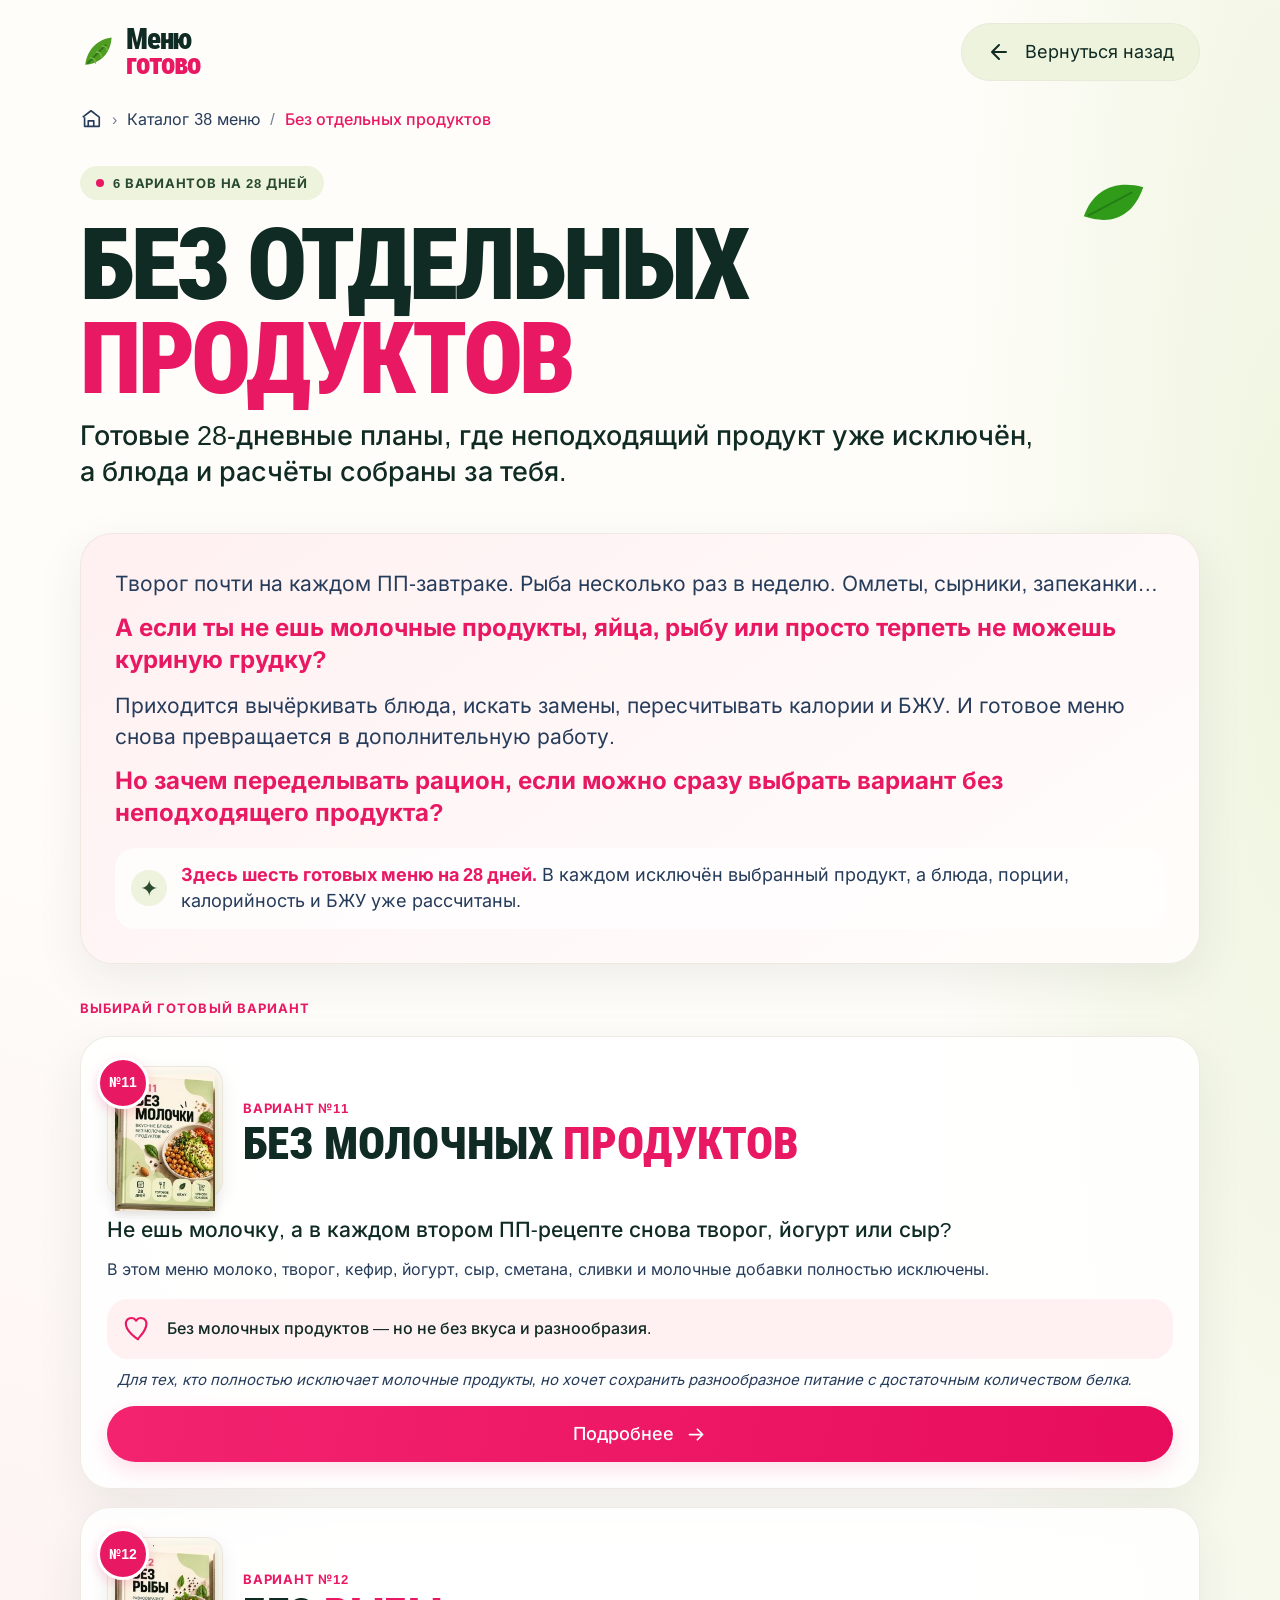
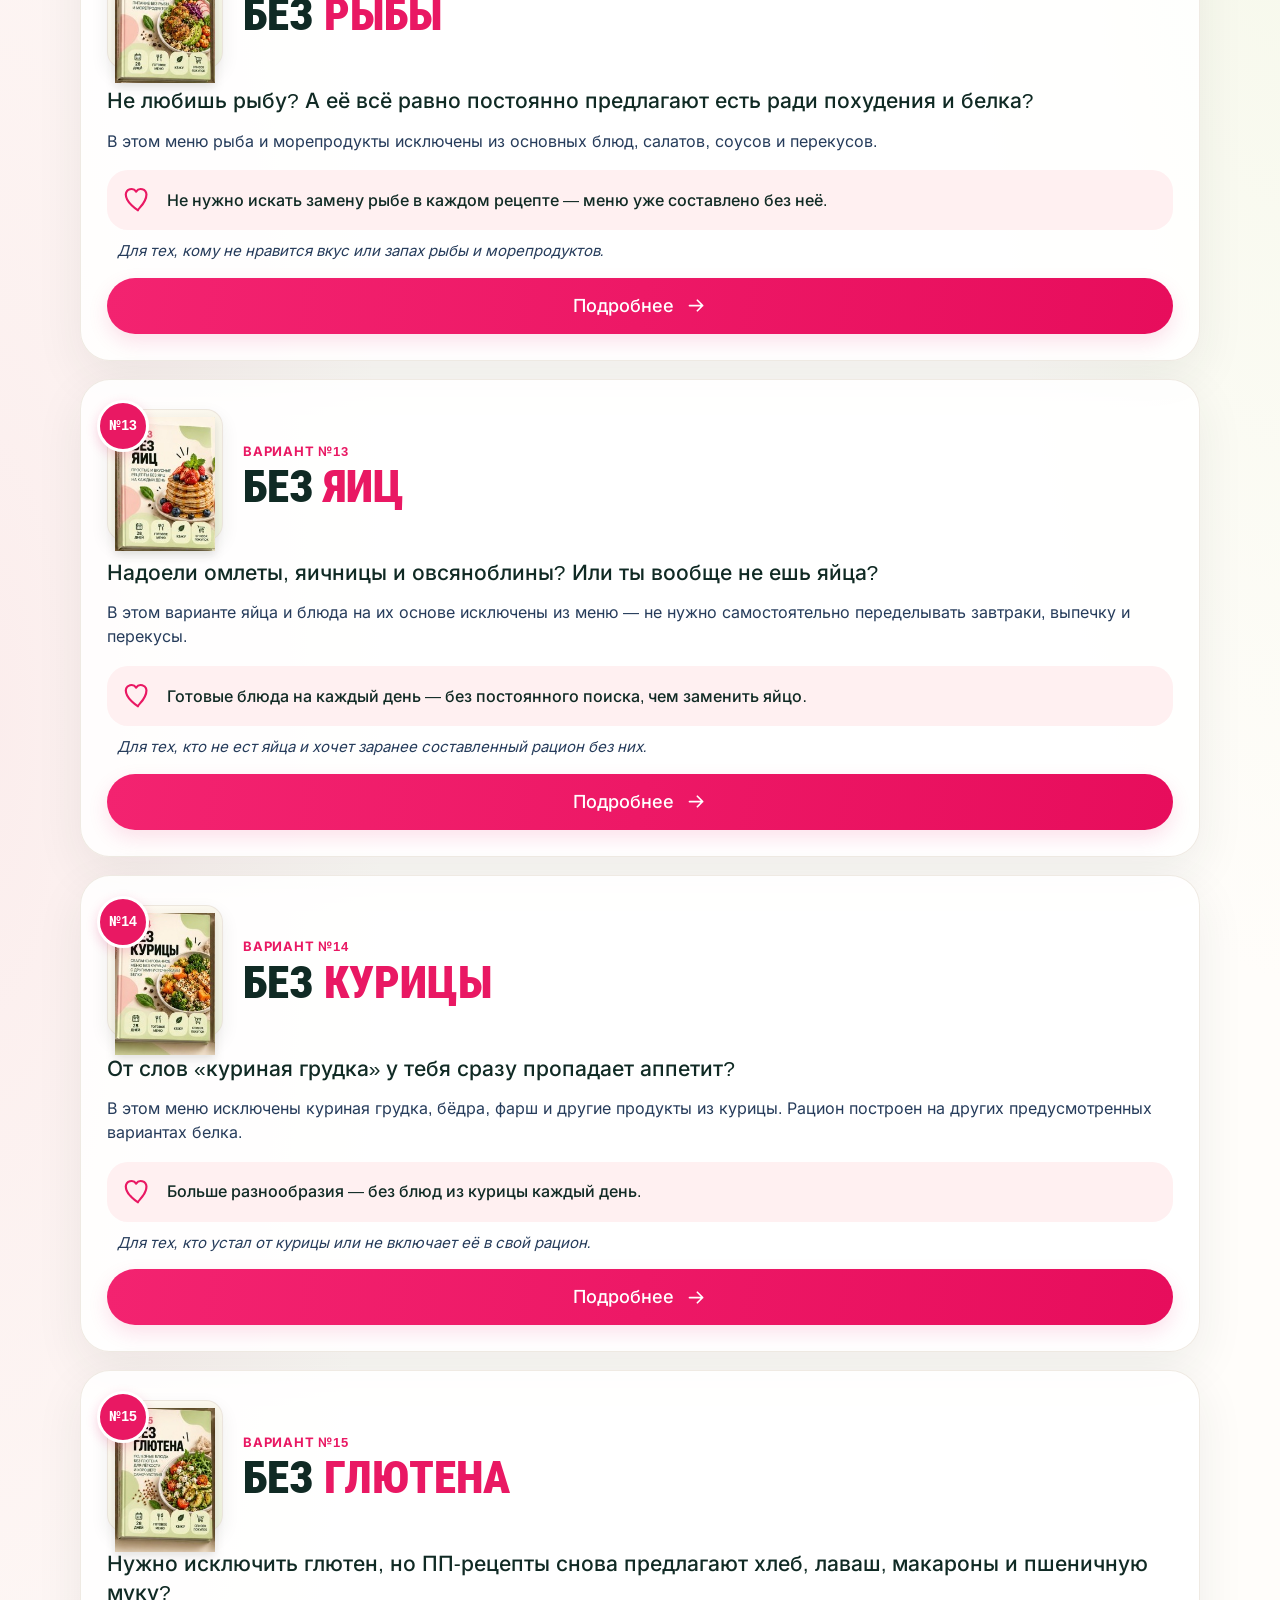
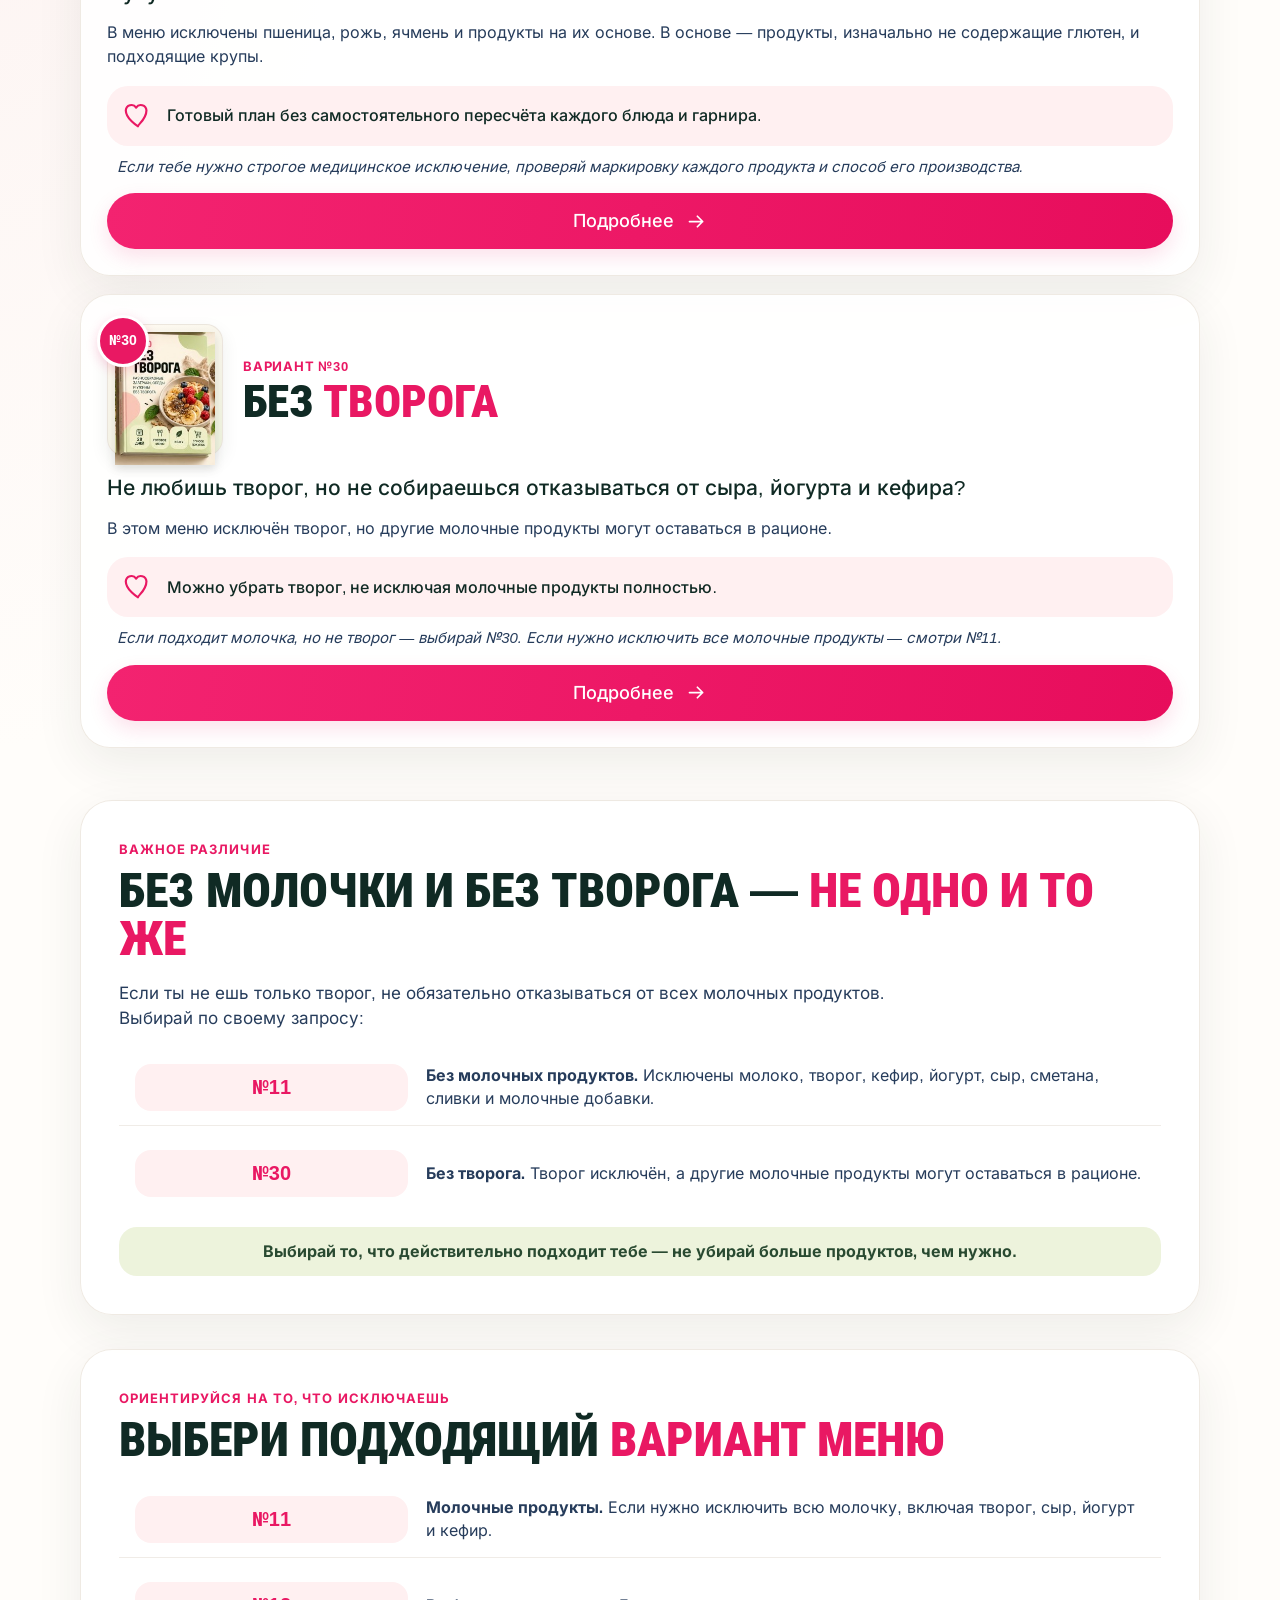
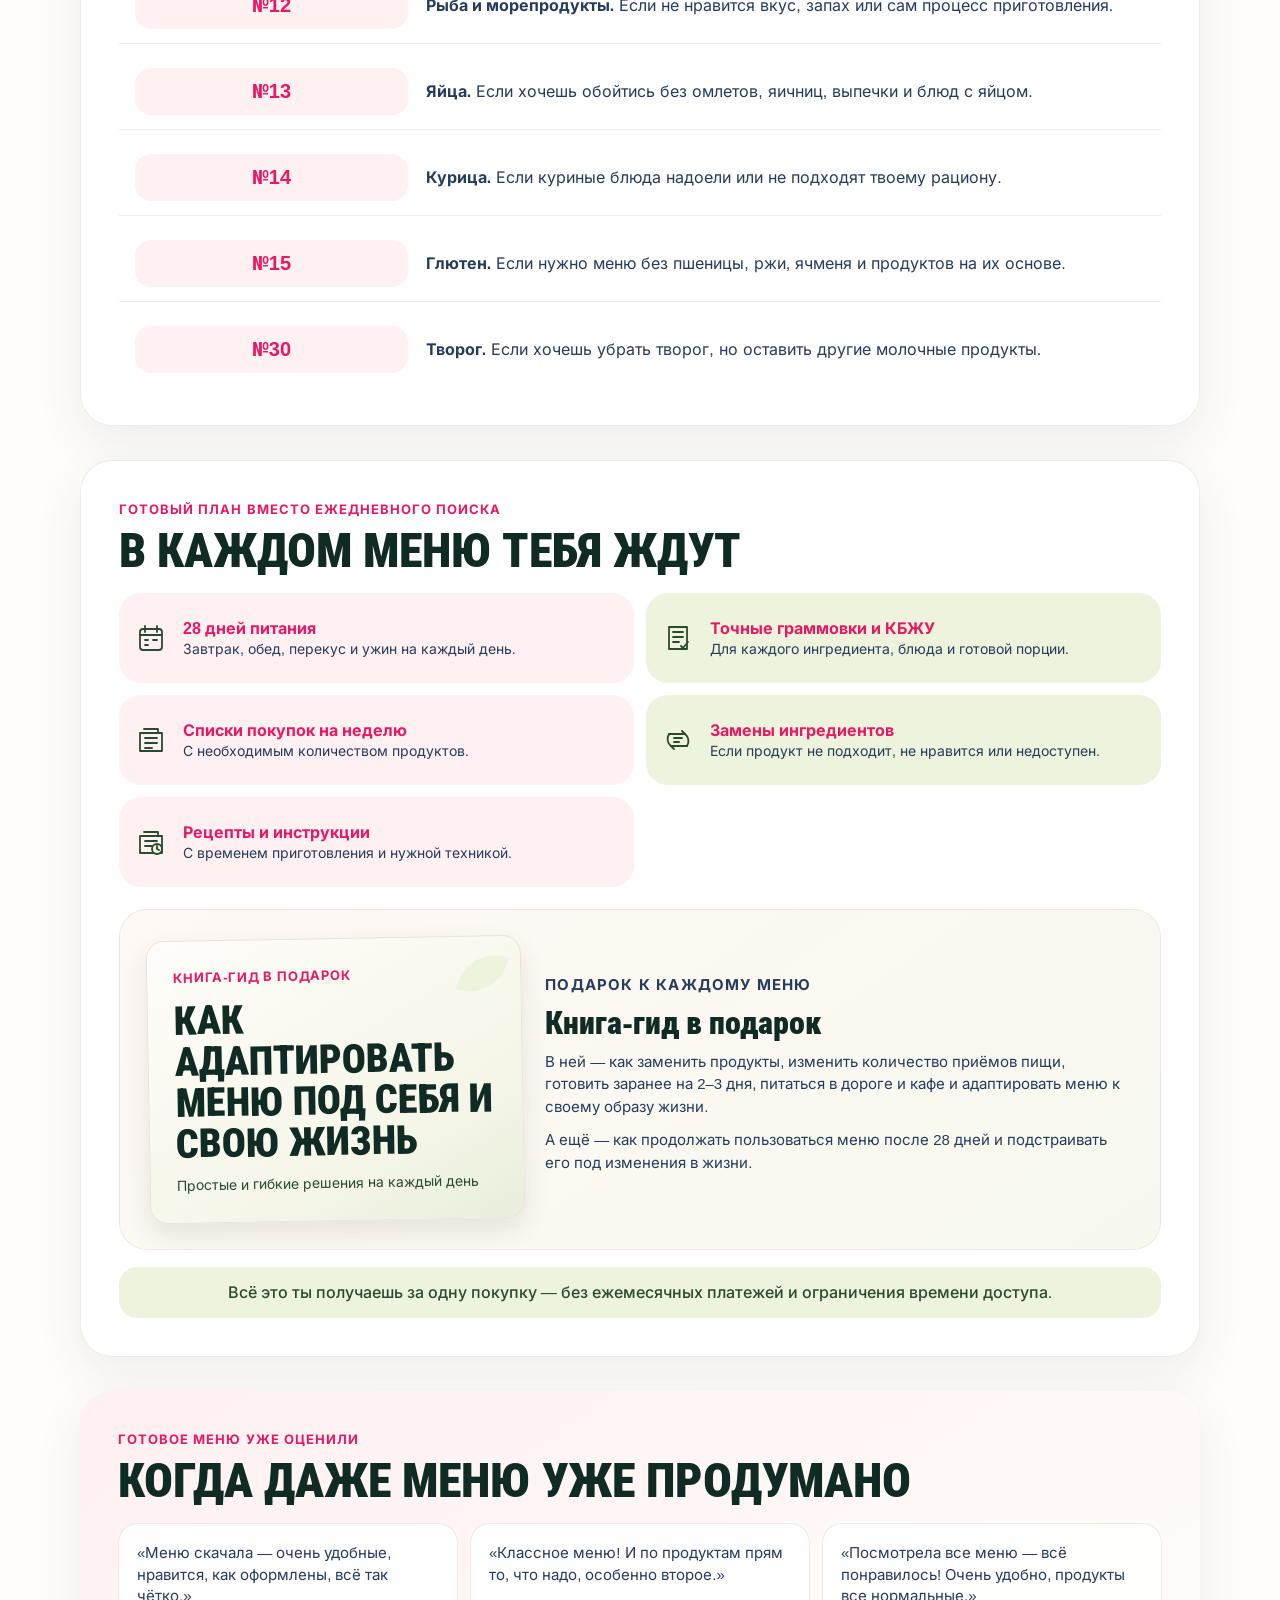
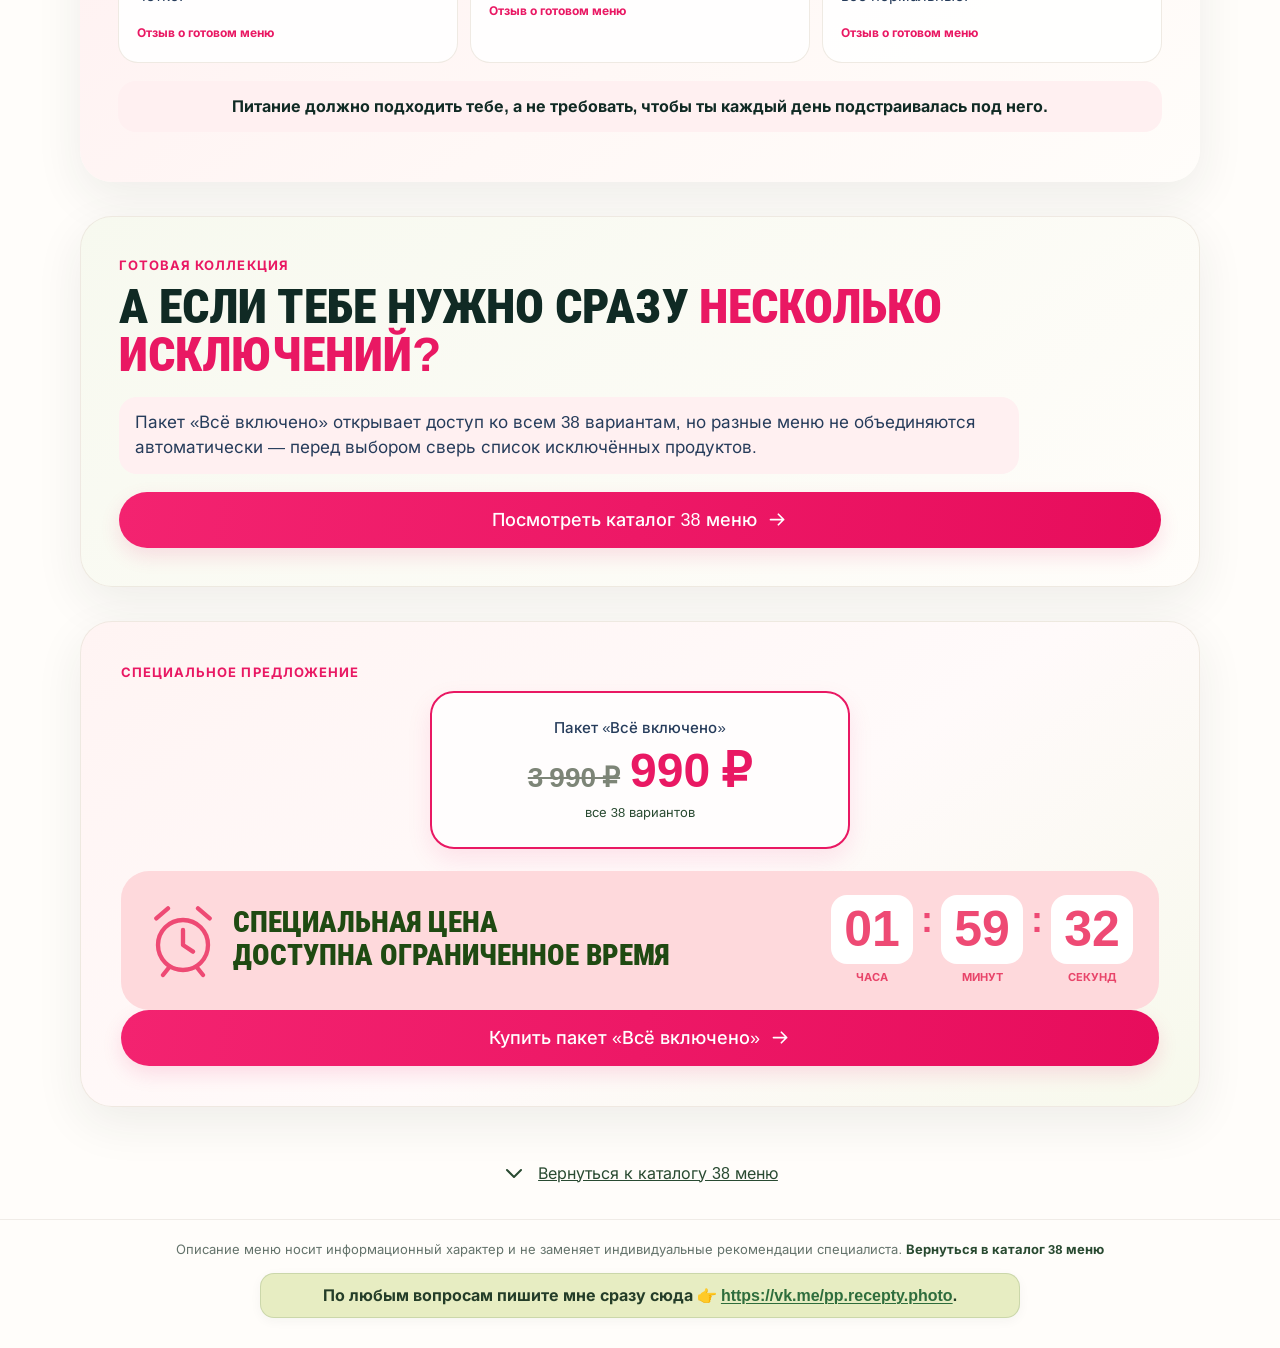
<file: bez-otdelnyh-produktov.html>
<!doctype html>
<html lang="ru">
<head>
  <meta charset="utf-8">
  <meta name="viewport" content="width=device-width, initial-scale=1, viewport-fit=cover">
  <meta name="color-scheme" content="light only">
  <meta name="description" content="Шесть готовых меню на 28 дней без отдельных продуктов: молочных продуктов, рыбы, яиц, курицы, глютена или творога.">
  <title>Меню без отдельных продуктов — 6 вариантов на 28 дней | Меню готово</title>
  <style>
    @font-face{font-family:Inter;src:url("assets/fonts/inter-cyrillic-400.woff2") format("woff2");font-style:normal;font-weight:400;font-display:swap}
    @font-face{font-family:Inter;src:url("assets/fonts/inter-cyrillic-500.woff2") format("woff2");font-style:normal;font-weight:500;font-display:swap}
    @font-face{font-family:Inter;src:url("assets/fonts/inter-cyrillic-700.woff2") format("woff2");font-style:normal;font-weight:700;font-display:swap}
    @font-face{font-family:"Roboto Condensed";src:url("assets/fonts/roboto-condensed-cyrillic-700.woff2") format("woff2");font-style:normal;font-weight:700;font-display:swap}
    @font-face{font-family:"Roboto Condensed";src:url("assets/fonts/roboto-condensed-cyrillic-900.woff2") format("woff2");font-style:normal;font-weight:900;font-display:swap}
    :root{color-scheme:light;--ink:#102a24;--pink:#e91863;--navy:#263c5b;--green:#294a31;--leaf:#edf3dc;--rose:#fff0f1;--paper:#fffdfa;--line:#f0ece7;--shadow:0 16px 48px rgba(42,48,34,.08);font-family:Inter,Arial,sans-serif;color:var(--ink);background:var(--paper)}
    *{box-sizing:border-box}
    html{scroll-behavior:smooth}
    body{margin:0;min-width:320px;background:radial-gradient(ellipse at 0 30%,rgba(247,220,222,.48),transparent 24rem),radial-gradient(ellipse at 100% 8%,rgba(236,243,218,.8),transparent 22rem),var(--paper);font-size:16px;line-height:1.55}
    a{color:inherit}
    .shell{width:min(1120px,calc(100% - 56px));margin-inline:auto}
    .topbar{min-height:104px;display:flex;align-items:center;justify-content:space-between;gap:24px}
    .brand{display:inline-flex;align-items:center;gap:10px;text-decoration:none;line-height:.86}
    .brand-mark{width:36px;height:42px;display:grid;place-items:center}
    .brand-mark svg{width:34px;height:38px}
    .brand-word{display:grid;font-family:"Roboto Condensed",sans-serif;font-weight:900;font-size:29px;letter-spacing:-1.2px}
    .brand-word span:last-child{color:var(--pink)}
    .back{display:inline-flex;align-items:center;justify-content:center;gap:14px;min-height:58px;padding:0 25px;border:1px solid #e8eada;border-radius:999px;background:var(--leaf);text-decoration:none;font-size:18px;transition:transform .18s ease,background .18s ease}
    .back:hover{transform:translateY(-2px);background:#e5edcf}
    .back svg{width:24px;height:24px;flex:none}
    .crumbs{display:flex;align-items:center;flex-wrap:wrap;gap:10px;margin:3px 0 30px;color:var(--navy);font-size:16px}
    .crumbs a{text-decoration:none}
    .crumbs a:hover{text-decoration:underline}
    .crumbs .current{color:var(--pink);font-weight:500}
    .crumb-home{display:inline-flex;align-items:center}
    .crumb-home svg{width:22px;height:22px}
    .slash{color:#718098}
    .hero{position:relative;padding:4px 0 20px}
    .eyebrow{display:inline-flex;align-items:center;gap:9px;padding:7px 16px;border-radius:999px;background:var(--leaf);color:var(--green);font-size:13px;font-weight:700;letter-spacing:.06em;text-transform:uppercase}
    .eyebrow-dot{width:8px;height:8px;border-radius:50%;background:var(--pink)}
    h1{max-width:1000px;margin:18px 0 12px;font-family:"Roboto Condensed",Impact,sans-serif;font-size:clamp(48px,8.7vw,100px);font-weight:900;line-height:.94;letter-spacing:-.035em;text-transform:uppercase}
    h1 .accent,.accent{color:var(--pink)}
    .hero-copy{max-width:960px;margin:0;color:var(--ink);font-size:clamp(18px,2.3vw,27px);font-weight:500;line-height:1.35}
    .hero-leaf{position:absolute;right:5%;top:10px;width:63px;height:63px;transform:rotate(17deg)}
    .hero-leaf path:first-child{fill:#2f9b18}
    .hero-leaf path:last-child{fill:none;stroke:#247d16;stroke-width:2}
    .banner{position:relative;display:flex;align-items:center;justify-content:center;gap:14px;margin:22px -12px;padding:15px 28px;border-radius:32px;background:var(--rose);font-size:clamp(18px,2.4vw,26px);text-align:center}
    .banner svg{width:36px;height:36px;flex:none}
    .banner p{margin:0}
    .menu-list{display:grid;gap:18px;padding-bottom:18px}
    .menu-card{padding:clamp(17px,2.4vw,26px);border:1px solid rgba(235,229,221,.8);border-radius:30px;background:rgba(255,255,255,.86);box-shadow:var(--shadow);overflow:hidden}
    .menu-heading{display:flex;align-items:center;gap:20px;min-height:138px;margin:0 0 15px}
    .cover-frame{position:relative;display:grid;place-items:center;flex:0 0 116px;width:116px;height:132px;padding:7px;border:1px solid rgba(235,229,221,.9);border-radius:17px;background:linear-gradient(145deg,#fffaf2,#f7f5e9 58%,#edf2dc);box-shadow:0 7px 18px rgba(42,48,34,.08)}
    .cover{display:block;width:100%;height:100%;object-fit:contain;filter:drop-shadow(0 4px 5px rgba(35,39,30,.13));transition:transform .2s ease}
    .menu-card:hover .cover{transform:translateY(-2px)}
    .number{position:absolute;z-index:2;left:-11px;top:-10px;display:grid;place-items:center;width:52px;height:52px;border:3px solid #fff;border-radius:50%;background:var(--pink);color:#fff;font-family:"Roboto Condensed",sans-serif;font-size:14px;font-weight:700;box-shadow:0 4px 12px rgba(233,24,99,.18)}
    .title-group{min-width:0}
    .title-kicker{margin:0 0 4px;color:var(--pink);font-size:13px;font-weight:700;letter-spacing:.06em;text-transform:uppercase}
    .menu-title{margin:0;font-family:"Roboto Condensed",sans-serif;font-size:clamp(30px,4.2vw,45px);font-weight:900;line-height:.98;text-transform:uppercase}
    .menu-title .pink{color:var(--pink)}
    .lead{margin:0 0 13px;font-size:clamp(17px,2vw,21px);font-weight:500;line-height:1.35}
    .description{margin:0;color:var(--navy);font-size:16px;line-height:1.52}
    .callout{display:grid;grid-template-columns:32px 1fr;align-items:center;gap:12px;margin:17px 0 10px;padding:14px 16px;border-radius:21px;background:var(--rose);font-size:16px;font-weight:500;line-height:1.4}
    .callout svg{width:30px;height:32px;fill:none;stroke:var(--pink);stroke-width:2.3;stroke-linecap:round;stroke-linejoin:round}
    .macro{display:flex;align-items:center;gap:10px;margin:14px 0 4px;font-family:"Roboto Condensed",sans-serif;font-size:clamp(22px,3vw,29px);font-weight:700;line-height:1.15}
    .macro svg{width:24px;height:26px;flex:none}
    .note{margin:4px 0 16px;padding-left:10px;color:var(--navy);font-size:15px;font-style:italic;line-height:1.45}
    .more{margin-top:8px}
    .more summary{display:flex;align-items:center;justify-content:center;gap:12px;min-height:56px;padding:12px 20px;border-radius:999px;background:linear-gradient(100deg,#f32370,#e70d5c);color:white;cursor:pointer;list-style:none;font-size:18px;font-weight:500;text-align:center;box-shadow:0 8px 20px rgba(233,24,99,.13);transition:filter .18s ease,transform .18s ease}
    .more summary::-webkit-details-marker{display:none}
    .more summary:hover{filter:saturate(1.12);transform:translateY(-1px)}
    .more summary svg{width:21px;height:21px;transition:transform .2s ease}
    .more[open] summary svg{transform:rotate(90deg)}
    .more-body{padding:14px 4px 3px;color:var(--navy);font-size:15px;animation:fade-in .18s ease-out}
    .more-body p{margin:0 0 12px}
    .more-link{display:inline-flex;align-items:center;gap:8px;color:var(--pink);font-weight:700;text-decoration:none}
    .more-link:hover{text-decoration:underline}
    .more-link svg{width:18px;height:18px}
    .section{margin:34px 0;padding:clamp(20px,4vw,38px);border:1px solid rgba(235,229,221,.8);border-radius:32px;background:rgba(255,255,255,.88);box-shadow:var(--shadow)}
    .section-kicker{margin:0 0 8px;color:var(--pink);font-size:13px;font-weight:700;letter-spacing:.08em;text-transform:uppercase}
    .section-title{margin:0 0 18px;font-family:"Roboto Condensed",sans-serif;font-size:clamp(30px,5vw,48px);font-weight:900;line-height:1;text-transform:uppercase}
    .section-intro{max-width:840px;margin:0 0 18px;color:var(--navy);font-size:17px;line-height:1.5}
    .choice-list{display:grid;gap:10px}
    .choice-row{display:grid;grid-template-columns:minmax(150px,.55fr) minmax(0,1.45fr);align-items:center;gap:18px;padding:14px 16px;border-bottom:1px solid var(--line)}
    .choice-row:last-child{border-bottom:0}
    .choice-label{display:inline-flex;align-items:center;justify-content:center;min-height:46px;padding:8px 12px;border-radius:16px;background:var(--rose);color:var(--pink);font-family:"Roboto Condensed",sans-serif;font-size:20px;font-weight:700;text-align:center}
    .choice-row p{margin:0;color:var(--navy);font-size:16px;line-height:1.45}
    .included-grid{display:grid;grid-template-columns:repeat(2,minmax(0,1fr));gap:12px}
    .included-item{display:grid;grid-template-columns:36px 1fr;align-items:center;gap:12px;min-height:90px;padding:16px;border-radius:22px;background:var(--rose)}
    .included-item:nth-child(even){background:var(--leaf)}
    .included-item svg{width:32px;height:32px;fill:none;stroke:var(--green);stroke-width:1.8;stroke-linecap:round;stroke-linejoin:round}
    .included-item strong{display:block;color:var(--pink);font-size:16px;line-height:1.3}
    .included-item span{display:block;color:var(--navy);font-size:14px;line-height:1.4}
    .cta{display:flex;align-items:center;justify-content:space-between;gap:20px;margin:26px 0 6px;padding:22px 24px;border-radius:26px;background:var(--leaf)}
    .cta p{margin:0;font-family:"Roboto Condensed",sans-serif;font-size:clamp(22px,3vw,30px);font-weight:700;line-height:1.15}
    .cta a{display:inline-flex;align-items:center;justify-content:center;gap:10px;min-height:54px;padding:12px 22px;border-radius:999px;background:linear-gradient(100deg,#f32370,#e70d5c);color:white;text-decoration:none;font-size:17px;font-weight:500;white-space:nowrap}
    .cta a svg{width:20px;height:20px}
    .endnote{display:flex;justify-content:center;align-items:center;gap:12px;padding:20px 0 34px;color:var(--green);font-size:16px;text-align:center}
    .endnote svg{width:24px;height:24px;flex:none}
    .site-footer{padding:19px 0 30px;border-top:1px solid var(--line);color:#64736b;font-size:13px;text-align:center}
    .site-footer a{color:var(--green);font-weight:700;text-decoration:none}
    .offer-deck{margin:34px 0;padding:clamp(22px,4vw,40px);border:1px solid rgba(235,229,221,.8);border-radius:32px;background:linear-gradient(145deg,#fff4f3,#fffafa 55%,#f7f9ec);box-shadow:var(--shadow)}
    .offer-kicker{margin:0 0 9px;color:var(--pink);font-size:13px;font-weight:700;letter-spacing:.08em;text-transform:uppercase}
    .offer-title{max-width:900px;margin:0 0 14px;font-family:"Roboto Condensed",sans-serif;font-size:clamp(30px,5vw,48px);font-weight:900;line-height:1;text-transform:uppercase}
    .offer-intro{max-width:900px;margin:0 0 20px;color:var(--navy);font-size:17px;line-height:1.5}
    .price-grid{display:grid;grid-template-columns:repeat(3,minmax(0,1fr));gap:12px}
    .price-grid.featured-only{grid-template-columns:minmax(0,1fr)}
    .price-grid.featured-only .price-card.featured{width:100%;max-width:420px;justify-self:center;margin-left:auto;margin-right:auto}
    .price-card{display:flex;flex-direction:column;align-items:center;justify-content:center;min-height:158px;padding:18px;border:1px solid #ece8e3;border-radius:24px;background:#fff;text-align:center}
    .price-card.featured{border:2px solid var(--pink);background:#fffdfd;box-shadow:0 10px 24px rgba(233,24,99,.1)}
    .price-card span{color:var(--navy);font-size:15px;font-weight:500;line-height:1.35}
    .price-card strong{display:block;margin:9px 0 2px;color:var(--pink);font-family:"Roboto Condensed",sans-serif;font-size:clamp(34px,5vw,48px);font-weight:900;line-height:1}
    .price-card small{color:var(--green);font-size:13px}
    .offer-note{margin:17px 0 15px;padding:13px 16px;border-radius:18px;background:var(--rose);color:var(--navy);font-weight:500;text-align:center}
    .offer-button{display:flex;align-items:center;justify-content:center;gap:10px;min-height:56px;padding:13px 20px;border-radius:999px;background:linear-gradient(100deg,#f32370,#e70d5c);color:#fff;text-decoration:none;font-size:18px;font-weight:500;box-shadow:0 8px 20px rgba(233,24,99,.13)}
    .offer-button svg{width:21px;height:21px}
    .calc-card{display:grid;grid-template-columns:64px minmax(0,1fr) auto;align-items:center;gap:18px;margin:22px 0 6px;padding:22px;border:1px solid rgba(235,229,221,.8);border-radius:28px;background:#fff;box-shadow:var(--shadow)}
    .calc-icon{display:grid;place-items:center;width:64px;height:64px;border-radius:19px;background:#f0e8ff;color:#7653bb}
    .calc-icon svg{width:42px;height:42px;fill:none;stroke:currentColor;stroke-width:1.8;stroke-linecap:round;stroke-linejoin:round}
    .calc-title{margin:0 0 5px;font-family:"Roboto Condensed",sans-serif;font-size:clamp(22px,3vw,30px);font-weight:700;line-height:1.1}
    .calc-copy p{margin:0;color:var(--navy);font-size:15px;line-height:1.4}
    .calc-range{display:inline-block;margin-top:8px;padding:5px 10px;border-radius:999px;background:var(--leaf);color:var(--green);font-size:13px}
    .calc-button{display:inline-flex;align-items:center;justify-content:center;gap:8px;min-height:48px;padding:11px 17px;border-radius:999px;background:#7453c7;color:white;text-decoration:none;font-size:15px;font-weight:500;white-space:nowrap}
    .calc-button svg{width:19px;height:19px}

    .intro-panel{margin:22px 0 30px;padding:clamp(20px,3.2vw,34px);border:1px solid rgba(235,229,221,.8);border-radius:32px;background:linear-gradient(145deg,#fff0f1,#fff8f8 57%,#fffdfa);box-shadow:var(--shadow)}
    .intro-panel p{margin:0 0 13px;color:var(--navy);font-size:clamp(16px,1.9vw,21px);line-height:1.48}
    .intro-panel .problem-strong{color:var(--pink);font-size:clamp(18px,2.2vw,24px);font-weight:700;line-height:1.35}
    .intro-highlight{display:grid;grid-template-columns:38px 1fr;align-items:center;gap:12px;margin-top:18px;padding:14px 16px;border-radius:20px;background:rgba(255,255,255,.72)}
    .intro-highlight p{margin:0;font-size:clamp(15px,1.7vw,18px)}
    .intro-highlight strong{color:var(--pink)}
    .intro-leaf{display:grid;place-items:center;width:36px;height:36px;border-radius:50%;background:var(--leaf);color:var(--green);font-size:22px}
    .list-heading{margin:34px 0 18px}
    .compare-foot{margin:16px 0 0;padding:12px 16px;border-radius:18px;background:var(--leaf);color:var(--green);font-weight:700;text-align:center}
    .guide-card{display:grid;grid-template-columns:minmax(220px,.78fr) minmax(0,1.22fr);align-items:stretch;gap:22px;margin:22px 0 0;padding:clamp(18px,3vw,28px);border:1px solid rgba(235,229,221,.8);border-radius:28px;background:linear-gradient(145deg,#fff8f4,#f7f9ef);overflow:hidden}
    .guide-cover{position:relative;display:flex;flex-direction:column;justify-content:center;min-height:240px;padding:26px;border:1px solid #e9e5dc;border-radius:18px;background:linear-gradient(150deg,#fffdfa 0%,#f5f6e8 68%,#e9efdc 100%);box-shadow:0 12px 26px rgba(42,48,34,.1);transform:rotate(-1deg)}
    .guide-cover:before{content:"";position:absolute;right:16px;top:15px;width:44px;height:44px;border-radius:44px 4px 44px 4px;background:var(--leaf);transform:rotate(15deg)}
    .guide-cover small{position:relative;color:var(--pink);font-size:13px;font-weight:700;letter-spacing:.06em;text-transform:uppercase}
    .guide-cover strong{position:relative;display:block;margin:14px 0 10px;font-family:"Roboto Condensed",sans-serif;font-size:clamp(27px,3.7vw,40px);font-weight:900;line-height:1.02;text-transform:uppercase}
    .guide-cover em{position:relative;color:var(--green);font-size:14px;font-style:normal}
    .guide-copy{align-self:center}
    .guide-copy h3{margin:0 0 10px;font-family:"Roboto Condensed",sans-serif;font-size:clamp(24px,3vw,32px);font-weight:900;line-height:1.05}
    .guide-copy p{margin:0 0 11px;color:var(--navy);font-size:15px;line-height:1.5}
    .included-foot{margin:17px 0 0;padding:13px 16px;border-radius:18px;background:var(--leaf);color:var(--green);font-weight:500;text-align:center}
    .review-strip{margin:34px 0;padding:clamp(20px,4vw,38px);border-radius:32px;background:linear-gradient(145deg,#fff0f1,#fff8f6 55%,#fffdfa);box-shadow:var(--shadow)}
    .review-grid{display:grid;grid-template-columns:repeat(3,minmax(0,1fr));gap:12px}
    .review-card{margin:0;padding:18px;border:1px solid rgba(235,229,221,.8);border-radius:20px;background:rgba(255,255,255,.86)}
    .review-card p{margin:0 0 12px;color:var(--navy);font-size:15px;line-height:1.45}
    .review-card cite{color:var(--pink);font-size:12px;font-style:normal;font-weight:700}
    .review-summary{margin:18px 0 12px;padding:13px 16px;border-radius:18px;background:var(--rose);font-weight:700;text-align:center}
    .multi-box{margin:34px 0;padding:clamp(20px,4vw,38px);border:1px solid rgba(235,229,221,.8);border-radius:32px;background:linear-gradient(145deg,#f7f9ef,#fffdfa);box-shadow:var(--shadow)}
    .multi-box>p:not(.section-kicker){max-width:900px;margin:0 0 14px;color:var(--navy);font-size:17px;line-height:1.5}
    .multi-box .multi-note{padding:13px 16px;border-radius:18px;background:var(--rose);font-size:15px}
    .multi-box .offer-button{margin-top:18px}
    @media(max-width:760px){
      .guide-card{grid-template-columns:1fr;gap:16px}
      .guide-cover{min-height:190px;padding:22px}
      .review-grid{grid-template-columns:1fr}
      .intro-highlight{grid-template-columns:30px minmax(0,1fr);gap:10px}
      .intro-leaf{width:30px;height:30px;font-size:18px}
    }
    @media(max-width:420px){
      .intro-panel{padding:17px;border-radius:24px}
      .list-heading{margin:26px 0 14px}
      .review-card{padding:15px}
      .multi-box{padding:18px 14px;border-radius:24px}
      .multi-box>p:not(.section-kicker){font-size:15px}
    }

    @keyframes fade-in{from{opacity:0;transform:translateY(-4px)}to{opacity:1;transform:translateY(0)}}
    @media(max-width:760px){
      .shell{width:min(100% - 32px,600px)}
      .topbar{min-height:82px}
      .brand-word{font-size:24px}
      .brand-mark{width:30px;height:34px}
      .brand-mark svg{width:29px;height:33px}
      .back{min-height:48px;padding:0 16px;gap:8px;font-size:14px}
      .back svg{width:20px;height:20px}
      .crumbs{gap:7px;margin:2px 0 24px;font-size:13px}
      .hero{padding-top:0}
      h1{font-size:clamp(42px,11vw,68px)}
      .hero-leaf{width:42px;height:42px;right:4px;top:2px}
      .banner{margin:18px 0;padding:13px 16px;border-radius:24px}
      .banner svg{width:28px;height:28px}
      .menu-card{padding:12px;border-radius:24px}
      .menu-heading{gap:13px;min-height:0;margin-bottom:12px}
      .cover-frame{flex-basis:88px;width:88px;height:106px;padding:5px;border-radius:15px}
      .number{left:-7px;top:-7px;width:43px;height:43px;font-size:12px;border-width:3px}
      .menu-title{font-size:clamp(25px,6vw,36px)}
      .description{font-size:15px}
      .callout{font-size:15px}
      .choice-row{grid-template-columns:minmax(104px,.55fr) minmax(0,1.45fr);gap:12px;padding:12px 4px}
      .choice-label{font-size:17px}
      .choice-row p{font-size:14px}
      .included-grid{grid-template-columns:1fr}
      .price-grid{grid-template-columns:1fr}
      .price-card{min-height:120px}
      .calc-card{grid-template-columns:52px minmax(0,1fr);gap:12px;padding:16px}
      .calc-icon{width:52px;height:52px;border-radius:15px}
      .calc-icon svg{width:34px;height:34px}
      .calc-button{grid-column:1/-1;width:100%;white-space:normal}
    }
    @media(max-width:420px){
      .shell{width:calc(100% - 24px)}
      .topbar{gap:8px}
      .back{padding:0 12px;font-size:13px}
      .crumbs{font-size:12px}
      h1{font-size:42px}
      .hero-copy{font-size:18px}
      .menu-heading{gap:10px}
      .cover-frame{flex-basis:78px;width:78px;height:94px;padding:4px}
      .number{left:-6px;top:-6px;width:39px;height:39px;font-size:11px}
      .menu-title{font-size:clamp(22px,6.7vw,29px)}
      .choice-row{grid-template-columns:92px minmax(0,1fr);gap:10px}
      .choice-label{min-height:40px;padding:6px;font-size:15px}
      .choice-row p{font-size:13px}
      .section{padding:18px 14px;border-radius:24px}
      .included-item{padding:13px}
    }
    @media(prefers-reduced-motion:reduce){html{scroll-behavior:auto}*,*:before,*:after{animation-duration:.01ms!important;animation-iteration-count:1!important;transition-duration:.01ms!important}}

    /* Акционная цена и таймер — те же двухчасовые ключи, что и на главной. */
    .offer-prices{display:flex;align-items:baseline;justify-content:center;gap:10px;flex-wrap:wrap;margin:9px 0 2px}
    .price-card .offer-prices strong{margin:0}
    .offer-old-price{color:#7d8577;font-family:"Roboto Condensed",sans-serif;font-size:clamp(20px,3.2vw,28px);font-weight:700;text-decoration:line-through;text-decoration-thickness:2px;white-space:nowrap}
    .offer-current-price{white-space:nowrap}
    .offer-button{width:100%;font-family:inherit;cursor:pointer;border:0;appearance:none;text-align:center}
    .offer-button:focus-visible{outline:3px solid #dbe77b;outline-offset:3px}
    .offer-button svg{flex:none}
    .s9t{--hd:"Roboto Condensed",sans-serif;--bd:Inter,Arial,sans-serif;position:relative;margin:22px 0 0;background:#fed9dc;border-radius:28px;padding:24px 26px 26px 112px;display:flex;align-items:center;justify-content:space-between;gap:16px;flex-wrap:wrap}
    .s9t .al{position:absolute;left:22px;top:50%;margin-top:-42px;width:80px;height:84px;fill:none;stroke:#ee4a74;stroke-width:2.6;stroke-linecap:round;stroke-linejoin:round}
    .s9t .tt{font:900 clamp(18px,2.6vw,29px)/1.15 var(--hd);text-transform:uppercase;color:#1f4a12}
    .s9t .tt span{display:block;color:#1f4a12}
    .tm{display:flex;align-items:flex-start;gap:8px}
    .tm .u{text-align:center}
    .tm .u b{display:block;min-width:clamp(56px,8vw,82px);background:#fff;border-radius:16px;padding:8px 6px;font:900 clamp(30px,4.6vw,50px)/1.05 var(--hd);color:#ee4a74}
    .tm .u small{display:block;margin-top:6px;font:700 11px var(--bd);color:#e8456a;text-transform:uppercase}
    .tm .cl{font:900 36px/1.4 var(--hd);color:#ee4a74}
    .kc{position:fixed;inset:0;z-index:1000;display:grid;place-items:center;padding:18px;background:rgba(30,45,20,.58);backdrop-filter:blur(3px);overflow:auto}
    .kc[hidden]{display:none}
    .kc-b{--hd:"Roboto Condensed",sans-serif;--bd:Inter,Arial,sans-serif;position:relative;width:min(100%,620px);background:linear-gradient(160deg,#fff8f1,#fde8e8);border-radius:36px;padding:34px 28px 26px;box-shadow:0 30px 80px rgba(0,0,0,.35)}
    .kc-x{position:absolute;right:16px;top:12px;width:44px;height:44px;border:0;border-radius:50%;background:#fff;color:#17220d;font:700 28px/1 var(--bd);cursor:pointer;box-shadow:0 4px 12px rgba(0,0,0,.12)}
    .kc-b h3{font:900 clamp(26px,5vw,38px)/1.05 var(--hd);text-transform:uppercase;margin:0 40px 6px 0;color:#17220d}
    .kc-s{margin:0 0 18px;color:#5b6150;font-size:15.5px}
    .kc-g{display:grid;grid-template-columns:repeat(3,minmax(0,1fr));gap:10px}
    .kc-g a{display:block;text-align:center;text-decoration:none;background:linear-gradient(135deg,#f25679,#f4809a);color:#fff;border-radius:18px;padding:15px 6px;font:900 clamp(20px,4.6vw,26px)/1 var(--hd);box-shadow:0 8px 18px rgba(242,86,121,.28);transition:transform .15s}
    .kc-g a small{display:block;font:500 12px var(--bd);opacity:.9;margin-top:4px}
    .kc-g a:hover{transform:translateY(-2px)}
    .kc-q{display:block;margin-top:18px;background:#e6edc9;border-radius:24px;padding:16px 20px;text-decoration:none;color:#17220d}
    .kc-q b{display:block;font:900 clamp(17px,3.6vw,21px)/1.15 var(--hd);text-transform:uppercase}
    .kc-q span{display:block;margin-top:4px;font:700 16px var(--bd);color:#ee4a74}
    .kc-q[hidden]{display:none}
    @media(max-width:820px){
      .s9t{padding:104px 18px 24px;justify-content:center;text-align:center}
      .s9t .al{left:50%;margin-left:-40px;top:13px;margin-top:0}
      .s9t .tt{width:100%;text-align:center}
    }
    @media(max-width:560px){
      .kc-b{padding:62px 18px 22px;border-radius:28px}
      .kc-x{right:10px;top:10px}
      .kc-g{grid-template-columns:repeat(2,minmax(0,1fr))}
      .tm{justify-content:center;gap:5px}
      .tm .u b{min-width:48px;padding:8px 4px;font-size:28px}
      .tm .cl{font-size:30px}
      .offer-prices{gap:8px}
    }
  </style>
<link rel="stylesheet" href="./assets/footer-contact-v2.css">
</head>
<body>
  <header class="shell">
    <div class="topbar">
      <a class="brand" href="./" aria-label="Меню готово — на главную">
        <span class="brand-mark" aria-hidden="true"><svg viewBox="0 0 40 44"><path d="M5 37C7 19 20 7 36 5c-1 18-13 31-31 32Z" fill="#4f9c23"/><path d="M8 35 29 14" fill="none" stroke="#2e741d" stroke-width="2.2" stroke-linecap="round"/><path d="M11 29c4 0 6 2 6 6M18 22c4 0 6 2 6 6M25 15c4 0 6 2 6 6" fill="none" stroke="#78b843" stroke-width="1.5" stroke-linecap="round"/></svg></span>
        <span class="brand-word"><span>Меню</span><span>готово</span></span>
      </a>
      <a class="back" href="./#catalog">
        <svg viewBox="0 0 24 24" fill="none" stroke="currentColor" stroke-width="2" stroke-linecap="round" stroke-linejoin="round" aria-hidden="true"><path d="M19 12H5M12 19l-7-7 7-7"/></svg>
        Вернуться назад
      </a>
    </div>
    <nav class="crumbs" aria-label="Хлебные крошки">
      <a class="crumb-home" href="./" aria-label="Главная"><svg viewBox="0 0 24 24" fill="none" stroke="currentColor" stroke-width="1.8" stroke-linejoin="round" aria-hidden="true"><path d="m3 10 9-7 9 7v10H5V10"/><path d="M9 20v-6h6v6"/></svg></a>
      <span class="slash">›</span><a href="./#catalog">Каталог 38 меню</a><span class="slash">/</span><span class="current" aria-current="page">Без отдельных продуктов</span>
    </nav>
  </header>

  <main class="shell">
    <section class="hero" aria-labelledby="page-title">
      <span class="eyebrow"><span class="eyebrow-dot"></span>6 вариантов на 28 дней</span>
      <svg class="hero-leaf" viewBox="0 0 64 64" aria-hidden="true"><path d="M8 53C9 24 28 8 57 7c-1 29-17 47-49 46Z"/><path d="M12 51 48 15"/></svg>
      <h1 id="page-title">Без отдельных <span class="accent">продуктов</span></h1>
      <p class="hero-copy">Готовые 28-дневные планы, где неподходящий продукт уже исключён, а блюда и расчёты собраны за тебя.</p>
    </section>

    <section class="intro-panel" aria-label="Почему удобны готовые меню с исключением продуктов">
      <p>Творог почти на каждом ПП-завтраке. Рыба несколько раз в неделю. Омлеты, сырники, запеканки…</p>
      <p class="problem-strong">А если ты не ешь молочные продукты, яйца, рыбу или просто терпеть не можешь куриную грудку?</p>
      <p>Приходится вычёркивать блюда, искать замены, пересчитывать калории и БЖУ. И готовое меню снова превращается в дополнительную работу.</p>
      <p class="problem-strong">Но зачем переделывать рацион, если можно сразу выбрать вариант без неподходящего продукта?</p>
      <div class="intro-highlight"><span class="intro-leaf" aria-hidden="true">✦</span><p><strong>Здесь шесть готовых меню на 28 дней.</strong> В каждом исключён выбранный продукт, а блюда, порции, калорийность и БЖУ уже рассчитаны.</p></div>
    </section>

    <div class="list-heading"><p class="section-kicker">Выбирай готовый вариант</p></div>
    <div class="menu-list" aria-label="Меню с исключением отдельных продуктов">
      <article class="menu-card" id="menu-11">
        <div class="menu-heading">
          <div class="cover-frame"><img class="cover" src="assets/menu-exclusion-11.jpg" alt="Обложка меню №11 «Без молочных продуктов»" width="180" height="247" loading="lazy"><span class="number">№11</span></div>
          <div class="title-group"><p class="title-kicker">Вариант №11</p><h3 class="menu-title">Без молочных <span class="pink">продуктов</span></h3></div>
        </div>
        <p class="lead">Не ешь молочку, а в каждом втором ПП-рецепте снова творог, йогурт или сыр?</p>
        <p class="description">В этом меню молоко, творог, кефир, йогурт, сыр, сметана, сливки и молочные добавки полностью исключены.</p>
        <div class="callout"><svg viewBox="0 0 32 32" aria-hidden="true"><path d="M16 27S3 19 3 10a6 6 0 0 1 11-3 6 6 0 0 1 11 3c0 9-9 15-9 17Z"/></svg><span>Без молочных продуктов — но не без вкуса и разнообразия.</span></div>
        <p class="note">Для тех, кто полностью исключает молочные продукты, но хочет сохранить разнообразное питание с достаточным количеством белка.</p>
        <details class="more"><summary>Подробнее <svg viewBox="0 0 24 24" fill="none" stroke="currentColor" stroke-width="2" stroke-linecap="round" stroke-linejoin="round" aria-hidden="true"><path d="M4 12h15M13 6l6 6-6 6"/></svg></summary><div class="more-body"><p>№11 исключает все молочные продукты. Если нужно убрать только творог, но оставить йогурт, сыр или кефир, посмотри меню №30.</p><a class="more-link" href="./#offer">Посмотреть пакет «Всё включено» <svg viewBox="0 0 24 24" fill="none" stroke="currentColor" stroke-width="2" stroke-linecap="round" stroke-linejoin="round" aria-hidden="true"><path d="M4 12h15M13 6l6 6-6 6"/></svg></a></div></details>
      </article>
      <article class="menu-card" id="menu-12">
        <div class="menu-heading">
          <div class="cover-frame"><img class="cover" src="assets/menu-exclusion-12.jpg" alt="Обложка меню №12 «Без рыбы»" width="180" height="247" loading="lazy"><span class="number">№12</span></div>
          <div class="title-group"><p class="title-kicker">Вариант №12</p><h3 class="menu-title">Без <span class="pink">рыбы</span></h3></div>
        </div>
        <p class="lead">Не любишь рыбу? А её всё равно постоянно предлагают есть ради похудения и белка?</p>
        <p class="description">В этом меню рыба и морепродукты исключены из основных блюд, салатов, соусов и перекусов.</p>
        <div class="callout"><svg viewBox="0 0 32 32" aria-hidden="true"><path d="M16 27S3 19 3 10a6 6 0 0 1 11-3 6 6 0 0 1 11 3c0 9-9 15-9 17Z"/></svg><span>Не нужно искать замену рыбе в каждом рецепте — меню уже составлено без неё.</span></div>
        <p class="note">Для тех, кому не нравится вкус или запах рыбы и морепродуктов.</p>
        <details class="more"><summary>Подробнее <svg viewBox="0 0 24 24" fill="none" stroke="currentColor" stroke-width="2" stroke-linecap="round" stroke-linejoin="round" aria-hidden="true"><path d="M4 12h15M13 6l6 6-6 6"/></svg></summary><div class="more-body"><p>Все блюда плана уже подобраны без рыбы и морепродуктов. Остальные ингредиенты и их количество указаны в рецептах и списках покупок.</p><a class="more-link" href="./#offer">Посмотреть пакет «Всё включено» <svg viewBox="0 0 24 24" fill="none" stroke="currentColor" stroke-width="2" stroke-linecap="round" stroke-linejoin="round" aria-hidden="true"><path d="M4 12h15M13 6l6 6-6 6"/></svg></a></div></details>
      </article>
      <article class="menu-card" id="menu-13">
        <div class="menu-heading">
          <div class="cover-frame"><img class="cover" src="assets/menu-exclusion-13.jpg" alt="Обложка меню №13 «Без яиц»" width="184" height="247" loading="lazy"><span class="number">№13</span></div>
          <div class="title-group"><p class="title-kicker">Вариант №13</p><h3 class="menu-title">Без <span class="pink">яиц</span></h3></div>
        </div>
        <p class="lead">Надоели омлеты, яичницы и овсяноблины? Или ты вообще не ешь яйца?</p>
        <p class="description">В этом варианте яйца и блюда на их основе исключены из меню — не нужно самостоятельно переделывать завтраки, выпечку и перекусы.</p>
        <div class="callout"><svg viewBox="0 0 32 32" aria-hidden="true"><path d="M16 27S3 19 3 10a6 6 0 0 1 11-3 6 6 0 0 1 11 3c0 9-9 15-9 17Z"/></svg><span>Готовые блюда на каждый день — без постоянного поиска, чем заменить яйцо.</span></div>
        <p class="note">Для тех, кто не ест яйца и хочет заранее составленный рацион без них.</p>
        <details class="more"><summary>Подробнее <svg viewBox="0 0 24 24" fill="none" stroke="currentColor" stroke-width="2" stroke-linecap="round" stroke-linejoin="round" aria-hidden="true"><path d="M4 12h15M13 6l6 6-6 6"/></svg></summary><div class="more-body"><p>План питания на 28 дней и рецепты уже собраны с учётом исключения яиц. Проверяй состав готовых продуктов на упаковке, если требуется строгое исключение.</p><a class="more-link" href="./#offer">Посмотреть пакет «Всё включено» <svg viewBox="0 0 24 24" fill="none" stroke="currentColor" stroke-width="2" stroke-linecap="round" stroke-linejoin="round" aria-hidden="true"><path d="M4 12h15M13 6l6 6-6 6"/></svg></a></div></details>
      </article>
      <article class="menu-card" id="menu-14">
        <div class="menu-heading">
          <div class="cover-frame"><img class="cover" src="assets/menu-exclusion-14.jpg" alt="Обложка меню №14 «Без курицы»" width="184" height="262" loading="lazy"><span class="number">№14</span></div>
          <div class="title-group"><p class="title-kicker">Вариант №14</p><h3 class="menu-title">Без <span class="pink">курицы</span></h3></div>
        </div>
        <p class="lead">От слов «куриная грудка» у тебя сразу пропадает аппетит?</p>
        <p class="description">В этом меню исключены куриная грудка, бёдра, фарш и другие продукты из курицы. Рацион построен на других предусмотренных вариантах белка.</p>
        <div class="callout"><svg viewBox="0 0 32 32" aria-hidden="true"><path d="M16 27S3 19 3 10a6 6 0 0 1 11-3 6 6 0 0 1 11 3c0 9-9 15-9 17Z"/></svg><span>Больше разнообразия — без блюд из курицы каждый день.</span></div>
        <p class="note">Для тех, кто устал от курицы или не включает её в свой рацион.</p>
        <details class="more"><summary>Подробнее <svg viewBox="0 0 24 24" fill="none" stroke="currentColor" stroke-width="2" stroke-linecap="round" stroke-linejoin="round" aria-hidden="true"><path d="M4 12h15M13 6l6 6-6 6"/></svg></summary><div class="more-body"><p>Курица исключена из блюд этого плана. Состав остальных ингредиентов и точные количества указаны в меню, рецептах и списках покупок.</p><a class="more-link" href="./#offer">Посмотреть пакет «Всё включено» <svg viewBox="0 0 24 24" fill="none" stroke="currentColor" stroke-width="2" stroke-linecap="round" stroke-linejoin="round" aria-hidden="true"><path d="M4 12h15M13 6l6 6-6 6"/></svg></a></div></details>
      </article>
      <article class="menu-card" id="menu-15">
        <div class="menu-heading">
          <div class="cover-frame"><img class="cover" src="assets/menu-exclusion-15.jpg" alt="Обложка меню №15 «Без глютена»" width="182" height="262" loading="lazy"><span class="number">№15</span></div>
          <div class="title-group"><p class="title-kicker">Вариант №15</p><h3 class="menu-title">Без <span class="pink">глютена</span></h3></div>
        </div>
        <p class="lead">Нужно исключить глютен, но ПП-рецепты снова предлагают хлеб, лаваш, макароны и пшеничную муку?</p>
        <p class="description">В меню исключены пшеница, рожь, ячмень и продукты на их основе. В основе — продукты, изначально не содержащие глютен, и подходящие крупы.</p>
        <div class="callout"><svg viewBox="0 0 32 32" aria-hidden="true"><path d="M16 27S3 19 3 10a6 6 0 0 1 11-3 6 6 0 0 1 11 3c0 9-9 15-9 17Z"/></svg><span>Готовый план без самостоятельного пересчёта каждого блюда и гарнира.</span></div>
        <p class="note">Если тебе нужно строгое медицинское исключение, проверяй маркировку каждого продукта и способ его производства.</p>
        <details class="more"><summary>Подробнее <svg viewBox="0 0 24 24" fill="none" stroke="currentColor" stroke-width="2" stroke-linecap="round" stroke-linejoin="round" aria-hidden="true"><path d="M4 12h15M13 6l6 6-6 6"/></svg></summary><div class="more-body"><p>Перед покупкой и приготовлением сверяй состав упаковок: производство и маркировка продуктов могут различаться. При медицинских ограничениях ориентируйся на рекомендации специалиста.</p><a class="more-link" href="./#offer">Посмотреть пакет «Всё включено» <svg viewBox="0 0 24 24" fill="none" stroke="currentColor" stroke-width="2" stroke-linecap="round" stroke-linejoin="round" aria-hidden="true"><path d="M4 12h15M13 6l6 6-6 6"/></svg></a></div></details>
      </article>
      <article class="menu-card" id="menu-30">
        <div class="menu-heading">
          <div class="cover-frame"><img class="cover" src="assets/menu-exclusion-30.jpg" alt="Обложка меню №30 «Без творога»" width="198" height="262" loading="lazy"><span class="number">№30</span></div>
          <div class="title-group"><p class="title-kicker">Вариант №30</p><h3 class="menu-title">Без <span class="pink">творога</span></h3></div>
        </div>
        <p class="lead">Не любишь творог, но не собираешься отказываться от сыра, йогурта и кефира?</p>
        <p class="description">В этом меню исключён творог, но другие молочные продукты могут оставаться в рационе.</p>
        <div class="callout"><svg viewBox="0 0 32 32" aria-hidden="true"><path d="M16 27S3 19 3 10a6 6 0 0 1 11-3 6 6 0 0 1 11 3c0 9-9 15-9 17Z"/></svg><span>Можно убрать творог, не исключая молочные продукты полностью.</span></div>
        <p class="note">Если подходит молочка, но не творог — выбирай №30. Если нужно исключить все молочные продукты — смотри №11.</p>
        <details class="more"><summary>Подробнее <svg viewBox="0 0 24 24" fill="none" stroke="currentColor" stroke-width="2" stroke-linecap="round" stroke-linejoin="round" aria-hidden="true"><path d="M4 12h15M13 6l6 6-6 6"/></svg></summary><div class="more-body"><p>№30 — вариант именно без творога. Он отличается от №11: меню №11 не содержит молочных продуктов в целом, а №30 позволяет оставить другие молочные продукты.</p><a class="more-link" href="./#offer">Посмотреть пакет «Всё включено» <svg viewBox="0 0 24 24" fill="none" stroke="currentColor" stroke-width="2" stroke-linecap="round" stroke-linejoin="round" aria-hidden="true"><path d="M4 12h15M13 6l6 6-6 6"/></svg></a></div></details>
      </article>
    </div>

    <section class="section" aria-labelledby="dairy-title">
      <p class="section-kicker">Важное различие</p>
      <h2 class="section-title" id="dairy-title">Без молочки и без творога — <span class="accent">не одно и то же</span></h2>
      <p class="section-intro">Если ты не ешь только творог, не обязательно отказываться от всех молочных продуктов. Выбирай по своему запросу:</p>
      <div class="choice-list">
        <div class="choice-row"><span class="choice-label">№11</span><p><strong>Без молочных продуктов.</strong> Исключены молоко, творог, кефир, йогурт, сыр, сметана, сливки и молочные добавки.</p></div>
        <div class="choice-row"><span class="choice-label">№30</span><p><strong>Без творога.</strong> Творог исключён, а другие молочные продукты могут оставаться в рационе.</p></div>
      </div>
      <p class="compare-foot">Выбирай то, что действительно подходит тебе — не убирай больше продуктов, чем нужно.</p>
    </section>

    <section class="section" aria-labelledby="choose-title">
      <p class="section-kicker">Ориентируйся на то, что исключаешь</p>
      <h2 class="section-title" id="choose-title">Выбери подходящий <span class="accent">вариант меню</span></h2>
      <div class="choice-list">
        <div class="choice-row"><span class="choice-label">№11</span><p><strong>Молочные продукты.</strong> Если нужно исключить всю молочку, включая творог, сыр, йогурт и кефир.</p></div>
        <div class="choice-row"><span class="choice-label">№12</span><p><strong>Рыба и морепродукты.</strong> Если не нравится вкус, запах или сам процесс приготовления.</p></div>
        <div class="choice-row"><span class="choice-label">№13</span><p><strong>Яйца.</strong> Если хочешь обойтись без омлетов, яичниц, выпечки и блюд с яйцом.</p></div>
        <div class="choice-row"><span class="choice-label">№14</span><p><strong>Курица.</strong> Если куриные блюда надоели или не подходят твоему рациону.</p></div>
        <div class="choice-row"><span class="choice-label">№15</span><p><strong>Глютен.</strong> Если нужно меню без пшеницы, ржи, ячменя и продуктов на их основе.</p></div>
        <div class="choice-row"><span class="choice-label">№30</span><p><strong>Творог.</strong> Если хочешь убрать творог, но оставить другие молочные продукты.</p></div>
      </div>
    </section>

    <section class="section" aria-labelledby="included-title">
      <p class="section-kicker">Готовый план вместо ежедневного поиска</p>
      <h2 class="section-title" id="included-title">В каждом меню тебя ждут</h2>
      <div class="included-grid">
        <div class="included-item"><svg viewBox="0 0 32 32" aria-hidden="true"><rect x="5" y="7" width="22" height="21" rx="3"/><path d="M10 4v6M22 4v6M5 13h22M10 18h3M18 18h4M10 23h3"/></svg><div><strong>28 дней питания</strong><span>Завтрак, обед, перекус и ужин на каждый день.</span></div></div>
        <div class="included-item"><svg viewBox="0 0 32 32" aria-hidden="true"><path d="M7 5h18v22H7zM11 10h10M11 15h10M11 20h6"/><path d="m19 24 2 2 5-6"/></svg><div><strong>Точные граммовки и КБЖУ</strong><span>Для каждого ингредиента, блюда и готовой порции.</span></div></div>
        <div class="included-item"><svg viewBox="0 0 32 32" aria-hidden="true"><path d="M5 9h22v18H5zM9 5h14v4M10 14h12M10 19h12M10 24h7"/></svg><div><strong>Списки покупок на неделю</strong><span>С необходимым количеством продуктов.</span></div></div>
        <div class="included-item"><svg viewBox="0 0 32 32" aria-hidden="true"><path d="M7 10h16l-3-3M25 22H9l3 3"/><path d="M23 10a9 9 0 0 1 2 12M9 22a9 9 0 0 1-2-12"/><path d="M12 14h8M12 18h5"/></svg><div><strong>Замены ингредиентов</strong><span>Если продукт не подходит, не нравится или недоступен.</span></div></div>
        <div class="included-item"><svg viewBox="0 0 32 32" aria-hidden="true"><path d="M5 10h22v17H5zM9 6h14v4M10 15h12M10 20h7"/><circle cx="22" cy="23" r="5" fill="var(--leaf)"/><path d="M22 20v3l2 1"/></svg><div><strong>Рецепты и инструкции</strong><span>С временем приготовления и нужной техникой.</span></div></div>
      </div>
      <div class="guide-card">
        <div class="guide-cover" aria-label="Обложка книги-гида"><small>Книга-гид в подарок</small><strong>Как адаптировать меню под себя и свою жизнь</strong><em>Простые и гибкие решения на каждый день</em></div>
        <div class="guide-copy"><p class="section-kicker">Подарок к каждому меню</p><h3>Книга-гид в подарок</h3><p>В ней — как заменить продукты, изменить количество приёмов пищи, готовить заранее на 2–3 дня, питаться в дороге и кафе и адаптировать меню к своему образу жизни.</p><p>А ещё — как продолжать пользоваться меню после 28 дней и подстраивать его под изменения в жизни.</p></div>
      </div>
      <p class="included-foot">Всё это ты получаешь за одну покупку — без ежемесячных платежей и ограничения времени доступа.</p>
    </section>

    <section class="review-strip" aria-labelledby="review-title">
      <p class="section-kicker">Готовое меню уже оценили</p>
      <h2 class="section-title" id="review-title">Когда даже меню уже продумано</h2>
      <div class="review-grid">
        <blockquote class="review-card"><p>«Меню скачала — очень удобные, нравится, как оформлены, всё так чётко.»</p><cite>Отзыв о готовом меню</cite></blockquote>
        <blockquote class="review-card"><p>«Классное меню! И по продуктам прям то, что надо, особенно второе.»</p><cite>Отзыв о готовом меню</cite></blockquote>
        <blockquote class="review-card"><p>«Посмотрела все меню — всё понравилось! Очень удобно, продукты все нормальные.»</p><cite>Отзыв о готовом меню</cite></blockquote>
      </div>
      <p class="review-summary">Питание должно подходить тебе, а не требовать, чтобы ты каждый день подстраивалась под него.</p>
    </section>

    <section class="multi-box" aria-labelledby="multi-title">
      <p class="section-kicker">Готовая коллекция</p>
      <h2 class="section-title" id="multi-title">А если тебе нужно сразу <span class="accent">несколько исключений?</span></h2>

      <p class="multi-note">Пакет «Всё включено» открывает доступ ко всем 38 вариантам, но разные меню не объединяются автоматически — перед выбором сверь список исключённых продуктов.</p>
      <a class="offer-button" href="./#catalog">Посмотреть каталог 38 меню <svg viewBox="0 0 24 24" fill="none" stroke="currentColor" stroke-width="2" stroke-linecap="round" stroke-linejoin="round" aria-hidden="true"><path d="M4 12h15M13 6l6 6-6 6"/></svg></a>
    </section>

    <section class="offer-deck" aria-labelledby="offer-kicker">
      <p class="offer-kicker" id="offer-kicker">Специальное предложение</p>


      <div class="price-grid featured-only">
        <div class="price-card featured">
          <span>Пакет «Всё включено»</span>
          <div class="offer-prices"><del class="offer-old-price">3&nbsp;990&nbsp;₽</del><strong class="offer-current-price">990&nbsp;₽</strong></div>
          <small>все 38 вариантов</small>
        </div>
      </div>
      <div class="s9t">
        <svg class="al" viewBox="0 0 48 50" aria-hidden="true"><circle cx="24" cy="28" r="15"/><path d="M24 19v9l6 4M8 12l7-6M40 12l-7-6M12 46l4-5M36 46l-4-5"/></svg>
        <div class="tt">Специальная цена <span>доступна ограниченное время</span></div>
        <div class="tm" role="timer" aria-label="Время действия специальной цены" aria-live="off"><div class="u"><b id="h">00</b><small>часа</small></div><span class="cl">:</span><div class="u"><b id="m">00</b><small>минут</small></div><span class="cl">:</span><div class="u"><b id="s">00</b><small>секунд</small></div></div>
      </div>
      <button type="button" class="offer-button" data-buy aria-haspopup="dialog" aria-controls="pk">Купить пакет «Всё включено» <svg viewBox="0 0 24 24" fill="none" stroke="currentColor" stroke-width="2" stroke-linecap="round" stroke-linejoin="round" aria-hidden="true"><path d="M4 12h15M13 6l6 6-6 6"/></svg></button>
    </section>

    <a class="endnote" href="./#catalog"><svg viewBox="0 0 24 24" fill="none" stroke="currentColor" stroke-width="2" stroke-linecap="round" stroke-linejoin="round" aria-hidden="true"><path d="m5 9 7 7 7-7"/></svg>Вернуться к каталогу 38 меню</a>
  </main>

  <footer class="site-footer"><div class="shell">Описание меню носит информационный характер и не заменяет индивидуальные рекомендации специалиста. <a href="./#catalog">Вернуться в каталог 38 меню</a></div>
  <div class="footer-contact">
    <strong>По любым вопросам пишите мне сразу сюда 👉 <a href="https://vk.me/pp.recepty.photo" target="_blank" rel="noopener noreferrer" aria-label="Написать мне в VK">https://vk.me/pp.recepty.photo</a>.</strong>
  </div>
</footer>

  <div class="kc" id="pk" hidden role="dialog" aria-modal="true" aria-labelledby="pkt">
    <div class="kc-b">
      <button type="button" class="kc-x" aria-label="Закрыть" data-close>×</button>
      <h3 id="pkt">Выбери калорийность меню</h3>
      <p class="kc-s">Все 38 меню за 990 ₽ — в выбранной калорийности</p>
      <div class="kc-g" id="pkg"></div>
      <p class="kc-h" id="pkh" hidden>Подсвечены калорийности из твоего расчёта.</p>
      <a class="kc-q" href="./#f" data-close><b>Не знаешь, какую калорийность выбрать?</b><span>Рассчитай бесплатно за минуту.</span></a>
    </div>
  </div>
  <script id="menu-links-category">
window.MENU_LINKS={
990:{
  1200:"https://payform.ru/aocVOD8/",
  1300:"https://payform.ru/cccVOE0/",
  1400:"https://payform.ru/dvcVOEQ/",
  1500:"https://payform.ru/eucVOFm/",
  1600:"https://payform.ru/gacVOG6/",
  1700:"https://payform.ru/hmcVOGP/",
  1800:"https://payform.ru/jlcVOHS/",
  1900:"https://payform.ru/kpcVOIt/",
  2000:"https://payform.ru/m2cVOJa/",
  2100:"https://payform.ru/nccVOJR/",
  2200:"https://payform.ru/o6cVOKi/"
},
3990:{
  1200:"https://payform.ru/8rcVOC7/",
  1300:"https://payform.ru/becVODv/",
  1400:"https://payform.ru/dicVOED/",
  1500:"https://payform.ru/eicVOFa/",
  1600:"https://payform.ru/fwcVOFV/",
  1700:"https://payform.ru/h8cVOGB/",
  1800:"https://payform.ru/j4cVOHB/",
  1900:"https://payform.ru/kdcVOIh/",
  2000:"https://payform.ru/lkcVOIV/",
  2100:"https://payform.ru/mscVOJA/",
  2200:"https://payform.ru/nqcVOK5/"
}
};
  </script>
  <script id="lowcarb-package-picker">
  (function(){
    var pk=document.getElementById('pk'),pkg=document.getElementById('pkg'),pkh=document.getElementById('pkh');
    var current=document.querySelector('.offer-current-price'),old=document.querySelector('.offer-old-price'),caption=document.querySelector('.kc-s');
    var h=document.getElementById('h'),m=document.getElementById('m'),sc=document.getElementById('s');
    var KEY='menu_timer_end_990_3990',EXPIRED='menu_offer_expired_990_3990',D=2*3600*1000,offerExpired=false,end=0,lastFocus=null,previousOverflow='';
    var linksByPrice=window.MENU_LINKS||{};
    try{offerExpired=localStorage.getItem(EXPIRED)==='1'}catch(x){}
    function activePrice(){return offerExpired?3990:990}
    function priceLabel(){return offerExpired?'3\u00a0990\u00a0₽':'990\u00a0₽'}
    function activeLinks(){return linksByPrice[activePrice()]||{}}
    function build(){var html='',links=activeLinks();for(var c=1200;c<=2200;c+=100){var u=links[c]||'#';html+='<a href="'+u+'" target="_blank" rel="noopener" data-kcal="'+c+'" aria-label="Выбрать '+c+' килокалорий">'+c+'<small>ккал</small></a>'}pkg.innerHTML=html}
    function refreshLinks(){if(!pkg)return;var links=activeLinks();[].forEach.call(pkg.querySelectorAll('a[data-kcal]'),function(a){var c=a.getAttribute('data-kcal');a.setAttribute('href',links[c]||'#')})}
    function updatePrice(){var label=priceLabel();if(current)current.textContent=label;if(old)old.style.display=offerExpired?'none':'';if(caption)caption.textContent='Все 38 меню за '+label+' — в выбранной калорийности';refreshLinks()}
    function markExpired(){if(offerExpired)return;offerExpired=true;end=0;try{localStorage.setItem(EXPIRED,'1')}catch(x){}updatePrice()}
    function getEnd(){if(offerExpired)return 0;var e=0,n=Date.now();try{e=+localStorage.getItem(KEY)||0}catch(x){}if(!e){e=n+D;try{localStorage.setItem(KEY,String(e))}catch(x){}}else if(e<=n){markExpired();return 0}else if(e>n+D+5000){e=n+D;try{localStorage.setItem(KEY,String(e))}catch(x){}}return e}
    end=getEnd();
    function pad(n){return String(n).padStart(2,'0')}
    function tick(){var left=offerExpired?0:Math.round((end-Date.now())/1000);if(!offerExpired&&left<=0){markExpired();left=0}left=Math.max(0,left);if(h)h.textContent=pad(Math.floor(left/3600));if(m)m.textContent=pad(Math.floor((left%3600)/60));if(sc)sc.textContent=pad(left%60)}
    function openPicker(){build();pkh.hidden=true;lastFocus=document.activeElement;previousOverflow=document.documentElement.style.overflow;pk.hidden=false;document.documentElement.style.overflow='hidden';var close=pk.querySelector('.kc-x');if(close)close.focus()}
    function closePicker(){pk.hidden=true;document.documentElement.style.overflow=previousOverflow;if(lastFocus&&lastFocus.focus)try{lastFocus.focus()}catch(x){}}
    function onClick(e){var buy=e.target.closest&&e.target.closest('[data-buy]');if(buy){e.preventDefault();openPicker();return}if(e.target===pk){closePicker();return}var close=e.target.closest&&e.target.closest('#pk [data-close]');if(close)closePicker()}
    function onKey(e){if(e.key==='Escape'&&!pk.hidden)closePicker()}
    updatePrice();tick();setInterval(tick,1000);
    document.addEventListener('click',onClick);document.addEventListener('keydown',onKey);
  })();
  </script>
</body>
</html>
</file>
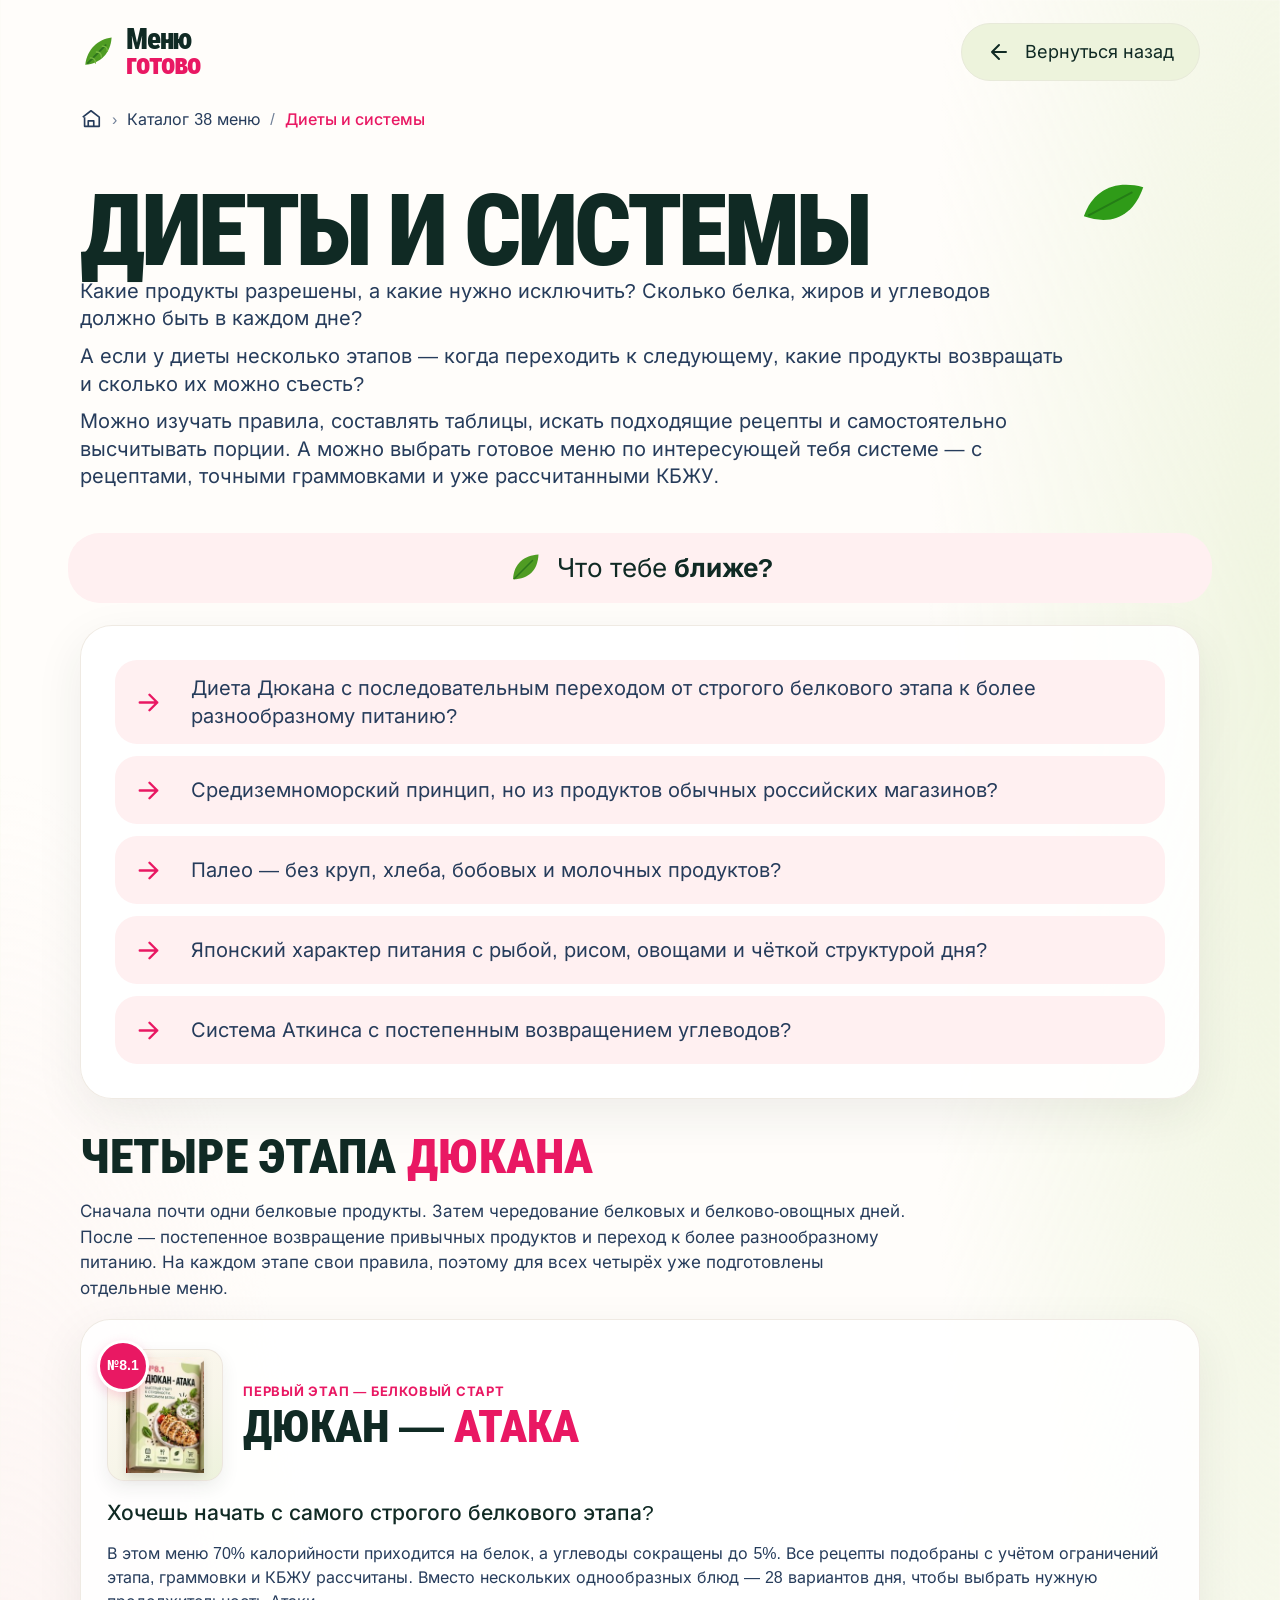
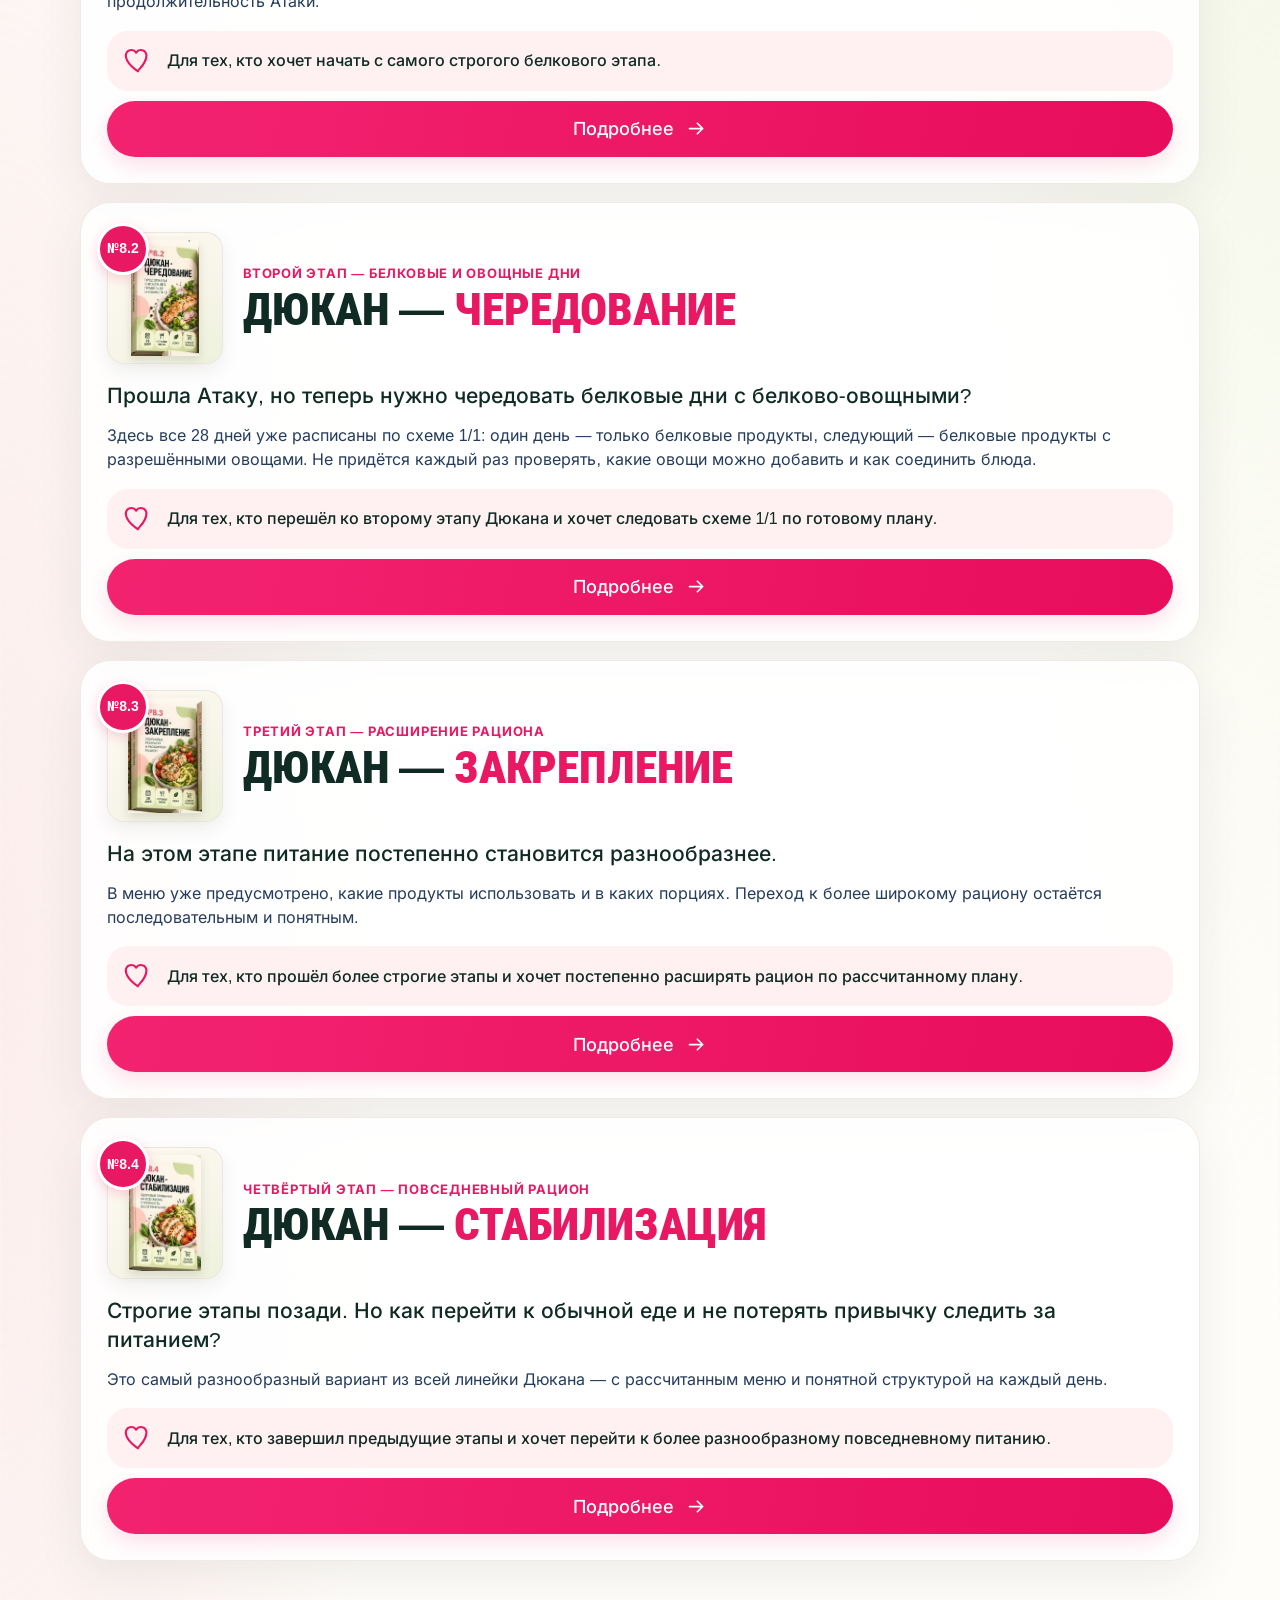
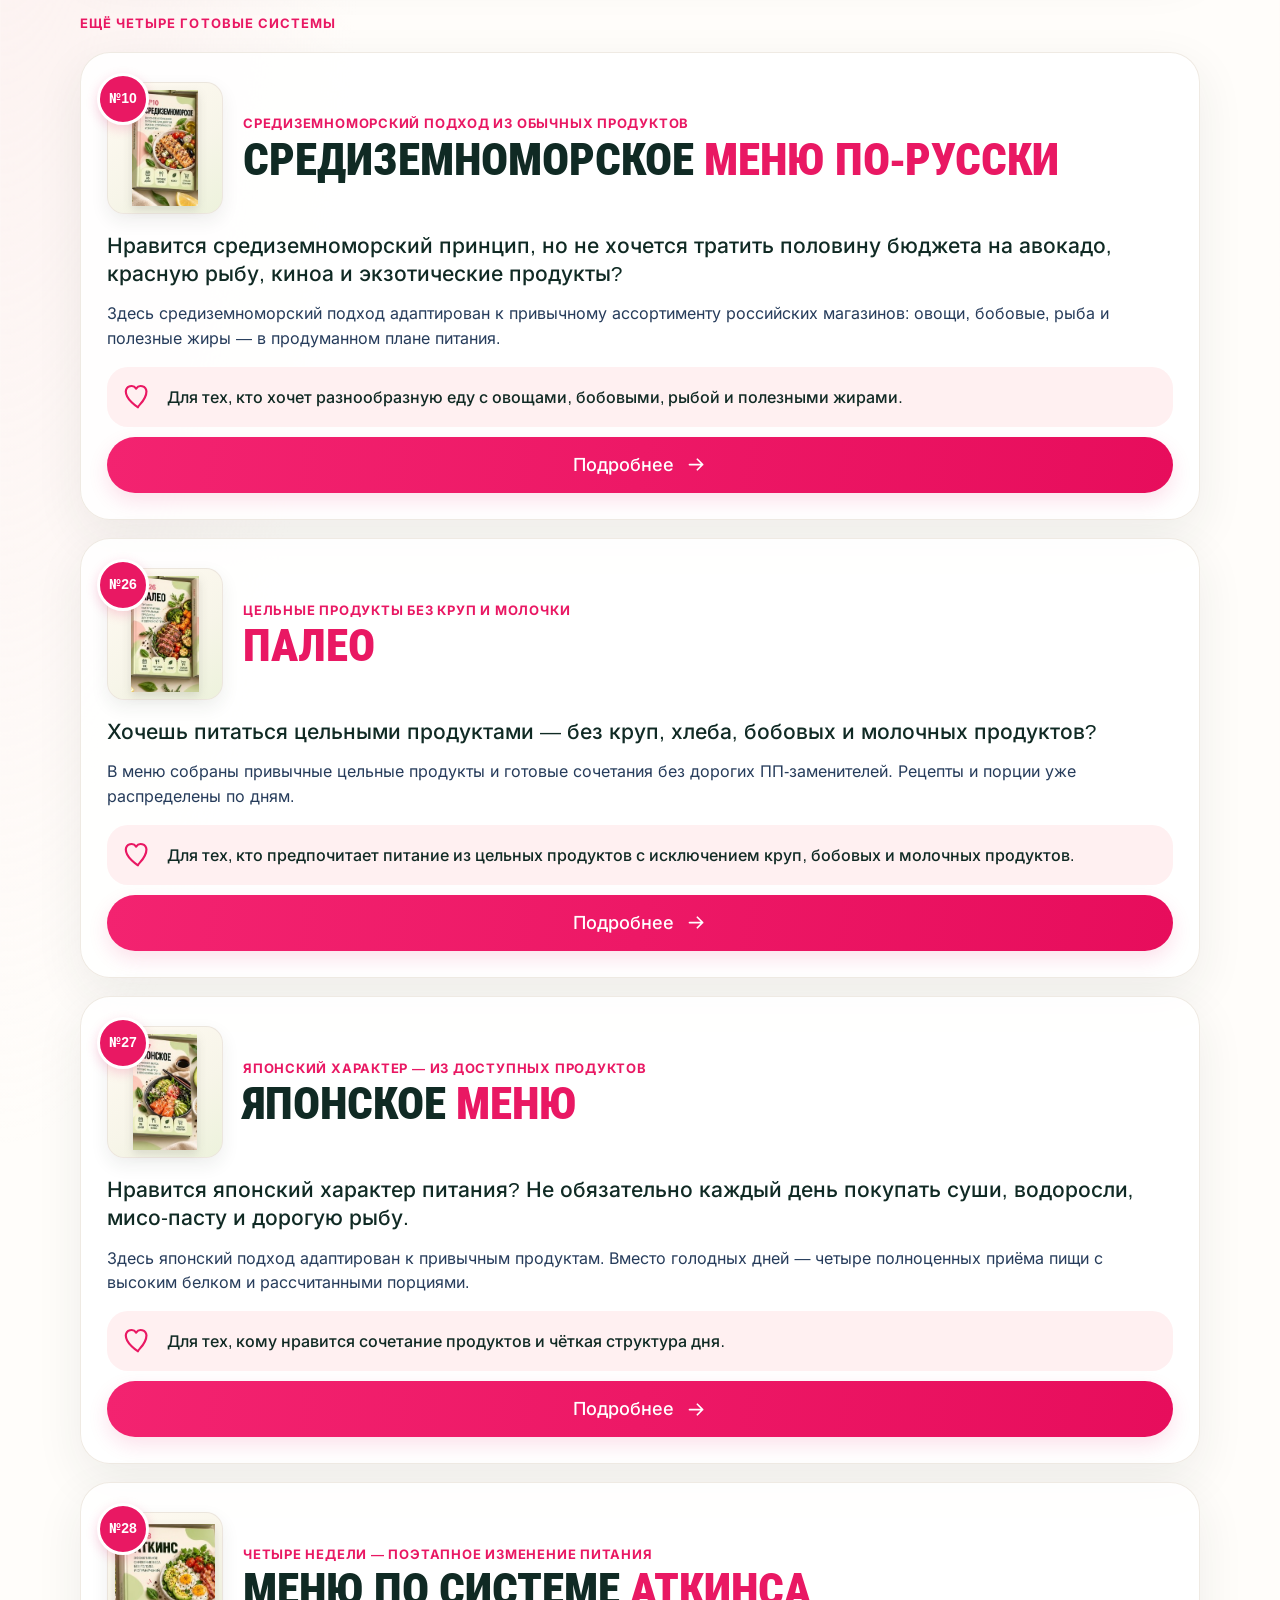
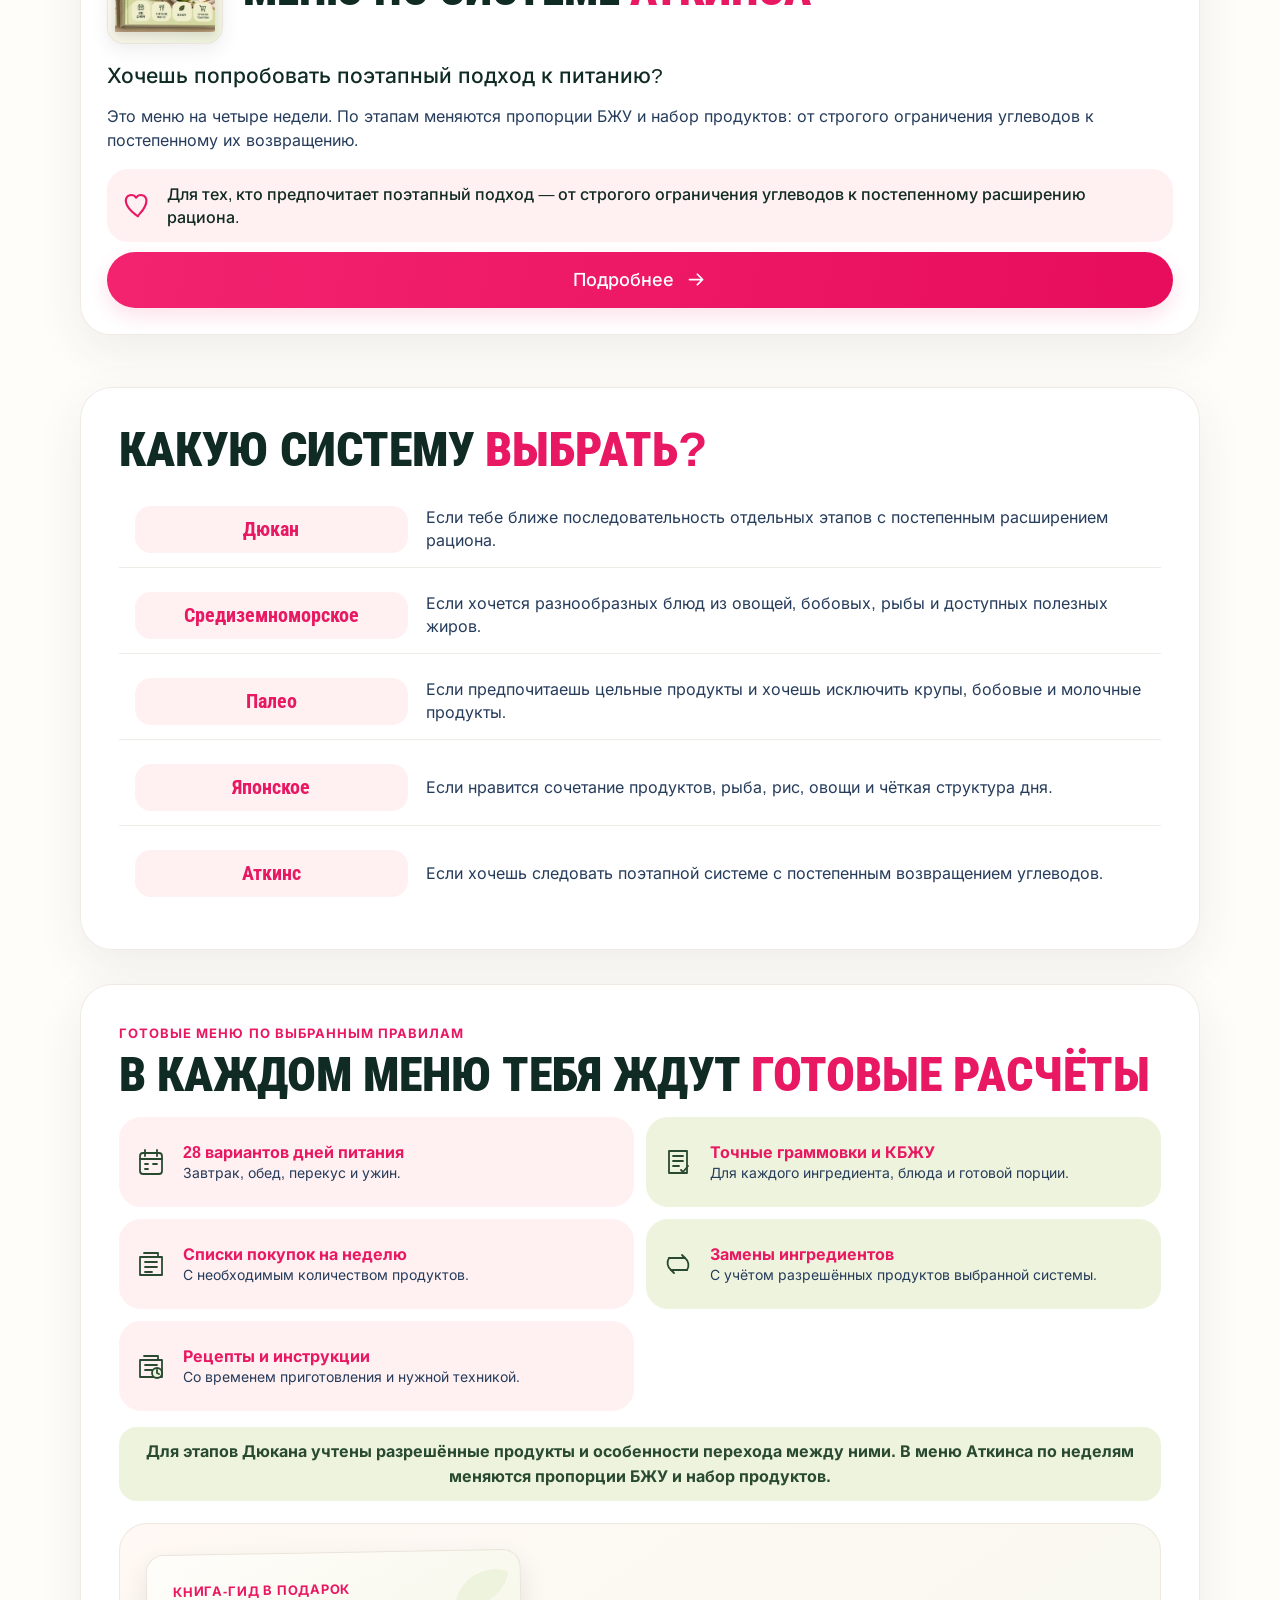
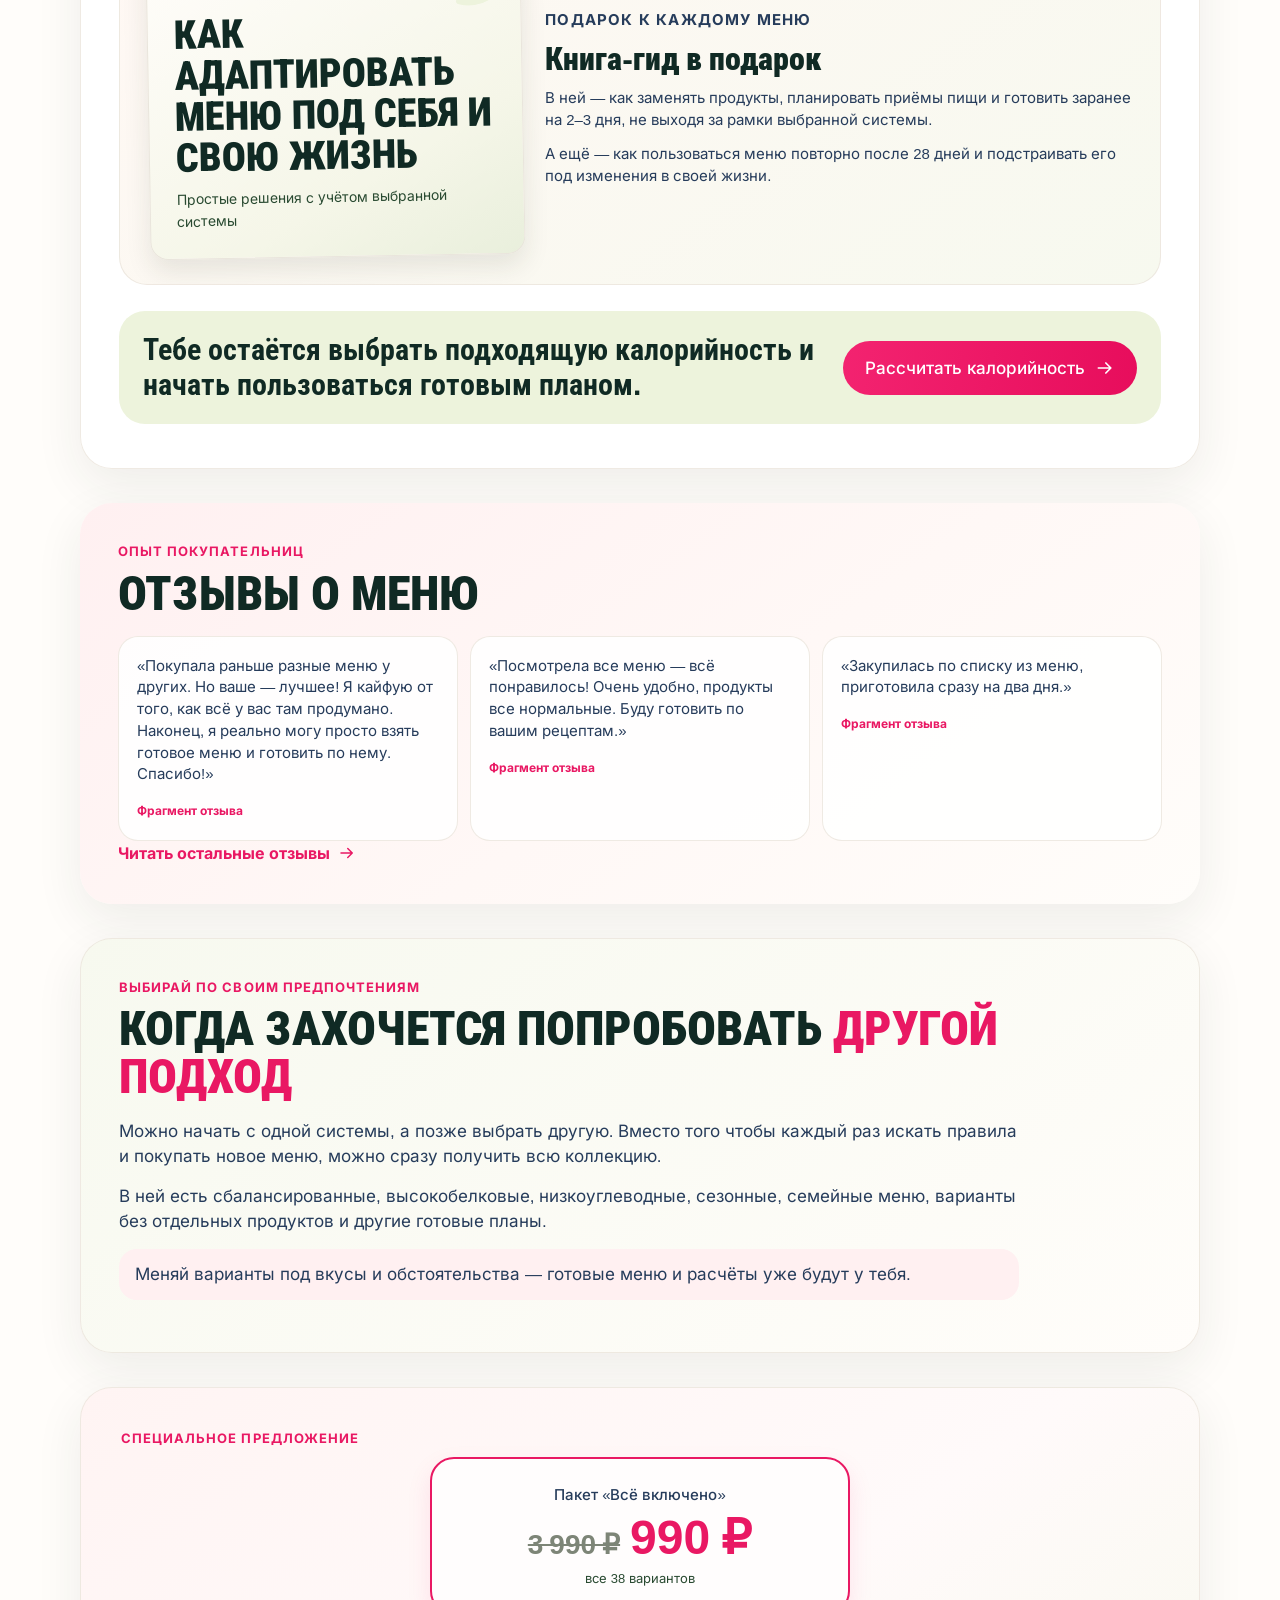
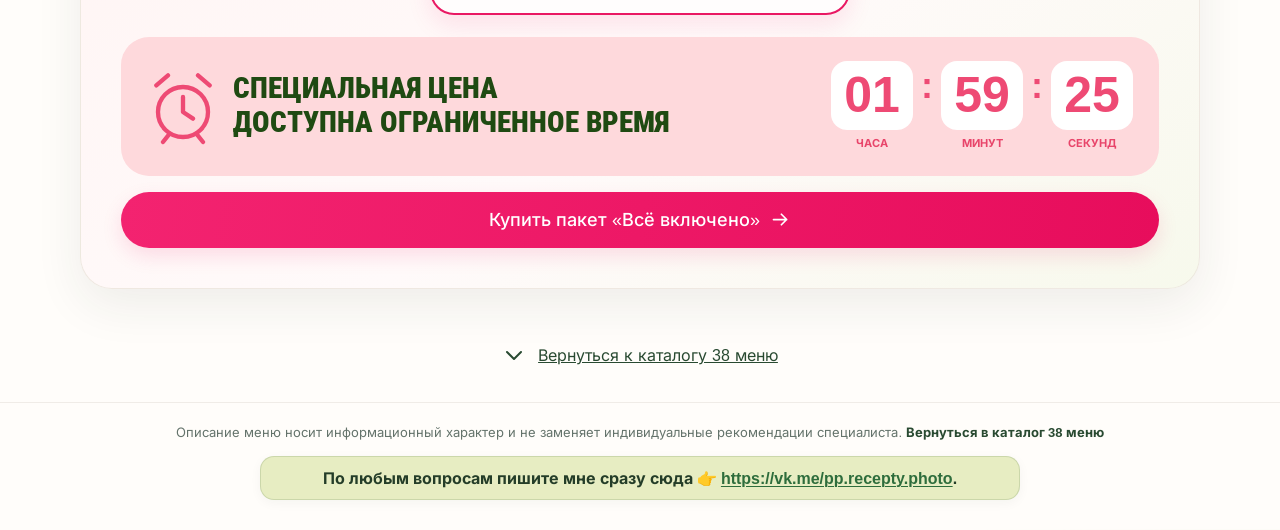
<file: diety-i-sistemy.html>
<!doctype html>
<html lang="ru">
<head>
  <meta charset="utf-8">
  <meta name="viewport" content="width=device-width, initial-scale=1, viewport-fit=cover">
  <meta name="color-scheme" content="light only">
  <meta name="description" content="Восемь готовых меню по системам питания: четыре этапа Дюкана, средиземноморское, Палео, японское и Аткинс. Сравни правила и выбери готовый план.">
  <title>Диеты и системы — 8 меню по правилам питания | Меню готово</title>
  <style>
    @font-face{font-family:Inter;src:url("assets/fonts/inter-cyrillic-400.woff2") format("woff2");font-style:normal;font-weight:400;font-display:swap}
    @font-face{font-family:Inter;src:url("assets/fonts/inter-cyrillic-500.woff2") format("woff2");font-style:normal;font-weight:500;font-display:swap}
    @font-face{font-family:Inter;src:url("assets/fonts/inter-cyrillic-700.woff2") format("woff2");font-style:normal;font-weight:700;font-display:swap}
    @font-face{font-family:"Roboto Condensed";src:url("assets/fonts/roboto-condensed-cyrillic-700.woff2") format("woff2");font-style:normal;font-weight:700;font-display:swap}
    @font-face{font-family:"Roboto Condensed";src:url("assets/fonts/roboto-condensed-cyrillic-900.woff2") format("woff2");font-style:normal;font-weight:900;font-display:swap}
    :root{color-scheme:light;--ink:#102a24;--pink:#e91863;--navy:#263c5b;--green:#294a31;--leaf:#edf3dc;--rose:#fff0f1;--paper:#fffdfa;--line:#f0ece7;--shadow:0 16px 48px rgba(42,48,34,.08);font-family:Inter,Arial,sans-serif;color:var(--ink);background:var(--paper)}
    *{box-sizing:border-box}
    html{scroll-behavior:smooth}
    body{margin:0;min-width:320px;background:radial-gradient(ellipse at 0 30%,rgba(247,220,222,.48),transparent 24rem),radial-gradient(ellipse at 100% 8%,rgba(236,243,218,.8),transparent 22rem),var(--paper);font-size:16px;line-height:1.55}
    a{color:inherit}
    .shell{width:min(1120px,calc(100% - 56px));margin-inline:auto}
    .topbar{min-height:104px;display:flex;align-items:center;justify-content:space-between;gap:24px}
    .brand{display:inline-flex;align-items:center;gap:10px;text-decoration:none;line-height:.86}
    .brand-mark{width:36px;height:42px;display:grid;place-items:center}
    .brand-mark svg{width:34px;height:38px}
    .brand-word{display:grid;font-family:"Roboto Condensed",sans-serif;font-weight:900;font-size:29px;letter-spacing:-1.2px}
    .brand-word span:last-child{color:var(--pink)}
    .back{display:inline-flex;align-items:center;justify-content:center;gap:14px;min-height:58px;padding:0 25px;border:1px solid #e8eada;border-radius:999px;background:var(--leaf);text-decoration:none;font-size:18px;transition:transform .18s ease,background .18s ease}
    .back:hover{transform:translateY(-2px);background:#e5edcf}
    .back svg{width:24px;height:24px;flex:none}
    .crumbs{display:flex;align-items:center;flex-wrap:wrap;gap:10px;margin:3px 0 30px;color:var(--navy);font-size:16px}
    .crumbs a{text-decoration:none}
    .crumbs a:hover{text-decoration:underline}
    .crumbs .current{color:var(--pink);font-weight:500}
    .crumb-home{display:inline-flex;align-items:center}
    .crumb-home svg{width:22px;height:22px}
    .slash{color:#718098}
    .hero{position:relative;padding:4px 0 20px}
    .eyebrow{display:inline-flex;align-items:center;gap:9px;padding:7px 16px;border-radius:999px;background:var(--leaf);color:var(--green);font-size:13px;font-weight:700;letter-spacing:.06em;text-transform:uppercase}
    .eyebrow-dot{width:8px;height:8px;border-radius:50%;background:var(--pink)}
    h1{max-width:1000px;margin:18px 0 0;font-family:"Roboto Condensed",Impact,sans-serif;font-size:clamp(48px,8.7vw,100px);font-weight:900;line-height:.94;letter-spacing:-.035em;text-transform:uppercase}
    h1 .accent,.accent{color:var(--pink)}
    .hero-lead{margin:16px 0 8px;font-family:"Roboto Condensed",sans-serif;font-size:clamp(24px,3.2vw,36px);font-weight:700;line-height:1.08}
    .hero-copy{max-width:990px;margin:0;color:var(--navy);font-size:clamp(16px,1.9vw,20px);line-height:1.38}
    .hero-copy+.hero-copy{margin-top:10px}
    .hero-leaf{position:absolute;right:5%;top:10px;width:63px;height:63px;transform:rotate(17deg)}
    .hero-leaf path:first-child{fill:#2f9b18}
    .hero-leaf path:last-child{fill:none;stroke:#247d16;stroke-width:2}
    .banner{position:relative;display:flex;align-items:center;justify-content:center;gap:14px;margin:22px -12px 22px;padding:15px 28px;border-radius:32px;background:var(--rose);font-size:clamp(18px,2.4vw,26px);text-align:center}
    .banner svg{width:36px;height:36px;flex:none}
    .banner p{margin:0}
    .menu-list{display:grid;gap:18px;padding-bottom:18px}
    .menu-card{padding:clamp(17px,2.4vw,26px);border:1px solid rgba(235,229,221,.8);border-radius:30px;background:rgba(255,255,255,.86);box-shadow:var(--shadow);overflow:hidden}
    .menu-heading{display:grid;grid-template-columns:116px minmax(0,1fr);align-items:center;gap:20px;min-height:138px;margin:0 0 15px}
    .cover-frame{position:relative;display:grid;place-items:center;width:116px;height:132px;padding:7px;border:1px solid rgba(235,229,221,.9);border-radius:17px;background:linear-gradient(145deg,#fffaf2,#f7f5e9 58%,#edf2dc);box-shadow:0 7px 18px rgba(42,48,34,.08)}
    .cover{display:block;width:auto;height:auto;min-width:0;min-height:0;max-width:100%;max-height:100%;object-fit:contain;filter:drop-shadow(0 4px 5px rgba(35,39,30,.13));transition:transform .2s ease}
    .menu-card:hover .cover{transform:translateY(-2px)}
    .number{position:absolute;z-index:2;left:-11px;top:-10px;display:grid;place-items:center;width:52px;height:52px;border:3px solid #fff;border-radius:50%;background:var(--pink);color:#fff;font-family:"Roboto Condensed",sans-serif;font-size:14px;font-weight:700;box-shadow:0 4px 12px rgba(233,24,99,.18)}
    .title-group{min-width:0;overflow-wrap:anywhere}
    .title-kicker{margin:0 0 4px;color:var(--pink);font-size:13px;font-weight:700;letter-spacing:.06em;text-transform:uppercase;overflow-wrap:anywhere;hyphens:auto}
    .menu-title{min-width:0;margin:0;font-family:"Roboto Condensed",sans-serif;font-size:clamp(30px,4.2vw,45px);font-weight:900;line-height:.98;text-transform:uppercase;overflow-wrap:anywhere;hyphens:auto}
    .menu-title .pink{color:var(--pink)}
    .lead{margin:0 0 13px;font-size:clamp(17px,2vw,21px);font-weight:500;line-height:1.35}
    .description{margin:0;color:var(--navy);font-size:16px;line-height:1.52}
    .callout{display:grid;grid-template-columns:32px 1fr;align-items:center;gap:12px;margin:17px 0 10px;padding:14px 16px;border-radius:21px;background:var(--rose);font-size:16px;font-weight:500;line-height:1.4}
    .callout svg{width:30px;height:32px;fill:none;stroke:var(--pink);stroke-width:2.3;stroke-linecap:round;stroke-linejoin:round}
    .macro{display:flex;align-items:center;gap:10px;margin:14px 0 4px;font-family:"Roboto Condensed",sans-serif;font-size:clamp(22px,3vw,29px);font-weight:700;line-height:1.15}
    .macro svg{width:24px;height:26px;flex:none}
    .note{margin:4px 0 16px;padding-left:10px;color:var(--navy);font-size:15px;font-style:italic;line-height:1.45}
    .more{margin-top:8px}
    .more summary{display:flex;align-items:center;justify-content:center;gap:12px;min-height:56px;padding:12px 20px;border-radius:999px;background:linear-gradient(100deg,#f32370,#e70d5c);color:white;cursor:pointer;list-style:none;font-size:18px;font-weight:500;text-align:center;box-shadow:0 8px 20px rgba(233,24,99,.13);transition:filter .18s ease,transform .18s ease}
    .more summary::-webkit-details-marker{display:none}
    .more summary:hover{filter:saturate(1.12);transform:translateY(-1px)}
    .more summary svg{width:21px;height:21px;transition:transform .2s ease}
    .more[open] summary svg{transform:rotate(90deg)}
    .more-body{padding:14px 4px 3px;color:var(--navy);font-size:15px;animation:fade-in .18s ease-out}
    .more-body p{margin:0 0 12px}
    .more-link{display:inline-flex;align-items:center;gap:8px;color:var(--pink);font-weight:700;text-decoration:none}
    .more-link:hover{text-decoration:underline}
    .more-link svg{width:18px;height:18px}
    .section{margin:34px 0;padding:clamp(20px,4vw,38px);border:1px solid rgba(235,229,221,.8);border-radius:32px;background:rgba(255,255,255,.88);box-shadow:var(--shadow)}
    .section-kicker{margin:0 0 8px;color:var(--pink);font-size:13px;font-weight:700;letter-spacing:.08em;text-transform:uppercase}
    .section-title{margin:0 0 18px;font-family:"Roboto Condensed",sans-serif;font-size:clamp(30px,5vw,48px);font-weight:900;line-height:1;text-transform:uppercase}
    .section-intro{max-width:840px;margin:0 0 18px;color:var(--navy);font-size:17px;line-height:1.5}
    .choice-list{display:grid;gap:10px}
    .choice-row{display:grid;grid-template-columns:minmax(150px,.55fr) minmax(0,1.45fr);align-items:center;gap:18px;padding:14px 16px;border-bottom:1px solid var(--line)}
    .choice-row:last-child{border-bottom:0}
    .choice-label{display:inline-flex;align-items:center;justify-content:center;min-width:0;max-width:100%;min-height:46px;padding:8px 12px;border-radius:16px;background:var(--rose);color:var(--pink);font-family:"Roboto Condensed",sans-serif;font-size:20px;font-weight:700;text-align:center;white-space:normal;overflow-wrap:anywhere;hyphens:auto}
    .choice-row p{margin:0;color:var(--navy);font-size:16px;line-height:1.45}
    .included-grid{display:grid;grid-template-columns:repeat(2,minmax(0,1fr));gap:12px}
    .included-item{display:grid;grid-template-columns:36px 1fr;align-items:center;gap:12px;min-height:90px;padding:16px;border-radius:22px;background:var(--rose)}
    .included-item:nth-child(even){background:var(--leaf)}
    .included-item svg{width:32px;height:32px;fill:none;stroke:var(--green);stroke-width:1.8;stroke-linecap:round;stroke-linejoin:round}
    .included-item strong{display:block;color:var(--pink);font-size:16px;line-height:1.3}
    .included-item span{display:block;color:var(--navy);font-size:14px;line-height:1.4}
    .cta{display:flex;align-items:center;justify-content:space-between;gap:20px;margin:26px 0 6px;padding:22px 24px;border-radius:26px;background:var(--leaf)}
    .cta p{margin:0;font-family:"Roboto Condensed",sans-serif;font-size:clamp(22px,3vw,30px);font-weight:700;line-height:1.15}
    .cta a{display:inline-flex;align-items:center;justify-content:center;gap:10px;min-height:54px;padding:12px 22px;border-radius:999px;background:linear-gradient(100deg,#f32370,#e70d5c);color:white;text-decoration:none;font-size:17px;font-weight:500;white-space:nowrap}
    .cta a svg{width:20px;height:20px}
    .endnote{display:flex;justify-content:center;align-items:center;gap:12px;padding:20px 0 34px;color:var(--green);font-size:16px;text-align:center}
    .endnote svg{width:24px;height:24px;flex:none}
    .site-footer{padding:19px 0 30px;border-top:1px solid var(--line);color:#64736b;font-size:13px;text-align:center}
    .site-footer a{color:var(--green);font-weight:700;text-decoration:none}
    .offer-deck{margin:34px 0;padding:clamp(22px,4vw,40px);border:1px solid rgba(235,229,221,.8);border-radius:32px;background:linear-gradient(145deg,#fff4f3,#fffafa 55%,#f7f9ec);box-shadow:var(--shadow)}
    .offer-kicker{margin:0 0 9px;color:var(--pink);font-size:13px;font-weight:700;letter-spacing:.08em;text-transform:uppercase}
    .offer-title{max-width:900px;margin:0 0 14px;font-family:"Roboto Condensed",sans-serif;font-size:clamp(30px,5vw,48px);font-weight:900;line-height:1;text-transform:uppercase}
    .offer-intro{max-width:900px;margin:0 0 20px;color:var(--navy);font-size:17px;line-height:1.5}
    .price-grid{display:grid;grid-template-columns:repeat(3,minmax(0,1fr));gap:12px}
    .price-card{display:flex;flex-direction:column;align-items:center;justify-content:center;min-height:158px;padding:18px;border:1px solid #ece8e3;border-radius:24px;background:#fff;text-align:center}
    .price-card.featured{border:2px solid var(--pink);background:#fffdfd;box-shadow:0 10px 24px rgba(233,24,99,.1)}
    .price-card span{color:var(--navy);font-size:15px;font-weight:500;line-height:1.35}
    .price-card strong{display:block;margin:9px 0 2px;color:var(--pink);font-family:"Roboto Condensed",sans-serif;font-size:clamp(34px,5vw,48px);font-weight:900;line-height:1}
    .price-card small{color:var(--green);font-size:13px}
    .offer-note{margin:17px 0 15px;padding:13px 16px;border-radius:18px;background:var(--rose);color:var(--navy);font-weight:500;text-align:center}
    .offer-button{display:flex;align-items:center;justify-content:center;gap:10px;min-height:56px;margin-top:16px;padding:13px 20px;border-radius:999px;background:linear-gradient(100deg,#f32370,#e70d5c);color:#fff;text-decoration:none;font-size:18px;font-weight:500;box-shadow:0 8px 20px rgba(233,24,99,.13)}
    .offer-button svg{width:21px;height:21px}
    .calc-card{display:grid;grid-template-columns:64px minmax(0,1fr) auto;align-items:center;gap:18px;margin:22px 0 6px;padding:22px;border:1px solid rgba(235,229,221,.8);border-radius:28px;background:#fff;box-shadow:var(--shadow)}
    .calc-icon{display:grid;place-items:center;width:64px;height:64px;border-radius:19px;background:#f0e8ff;color:#7653bb}
    .calc-icon svg{width:42px;height:42px;fill:none;stroke:currentColor;stroke-width:1.8;stroke-linecap:round;stroke-linejoin:round}
    .calc-title{margin:0 0 5px;font-family:"Roboto Condensed",sans-serif;font-size:clamp(22px,3vw,30px);font-weight:700;line-height:1.1}
    .calc-copy p{margin:0;color:var(--navy);font-size:15px;line-height:1.4}
    .calc-range{display:inline-block;margin-top:8px;padding:5px 10px;border-radius:999px;background:var(--leaf);color:var(--green);font-size:13px}
    .calc-button{display:inline-flex;align-items:center;justify-content:center;gap:8px;min-height:48px;padding:11px 17px;border-radius:999px;background:#7453c7;color:white;text-decoration:none;font-size:15px;font-weight:500;white-space:nowrap}
    .calc-button svg{width:19px;height:19px}

    .intro-panel{margin:22px 0 30px;padding:clamp(20px,3.2vw,34px);border:1px solid rgba(235,229,221,.8);border-radius:32px;background:linear-gradient(145deg,#fff0f1,#fff8f8 57%,#fffdfa);box-shadow:var(--shadow)}
    .intro-panel p{margin:0 0 13px;color:var(--navy);font-size:clamp(16px,1.9vw,21px);line-height:1.48}
    .intro-panel .problem-strong{color:var(--pink);font-size:clamp(18px,2.2vw,24px);font-weight:700;line-height:1.35}
    .intro-highlight{display:grid;grid-template-columns:38px 1fr;align-items:center;gap:12px;margin-top:18px;padding:14px 16px;border-radius:20px;background:rgba(255,255,255,.72)}
    .intro-highlight p{margin:0;font-size:clamp(15px,1.7vw,18px)}
    .intro-highlight strong{color:var(--pink)}
    .intro-leaf{display:grid;place-items:center;width:36px;height:36px;border-radius:50%;background:var(--leaf);color:var(--green);font-size:22px}
    .list-heading{margin:34px 0 18px}
    .compare-foot{margin:16px 0 0;padding:12px 16px;border-radius:18px;background:var(--leaf);color:var(--green);font-weight:700;text-align:center}
    .guide-card{display:grid;grid-template-columns:minmax(220px,.78fr) minmax(0,1.22fr);align-items:stretch;gap:22px;margin:22px 0 0;padding:clamp(18px,3vw,28px);border:1px solid rgba(235,229,221,.8);border-radius:28px;background:linear-gradient(145deg,#fff8f4,#f7f9ef);overflow:hidden}
    .guide-cover{position:relative;display:flex;flex-direction:column;justify-content:center;min-height:240px;padding:26px;border:1px solid #e9e5dc;border-radius:18px;background:linear-gradient(150deg,#fffdfa 0%,#f5f6e8 68%,#e9efdc 100%);box-shadow:0 12px 26px rgba(42,48,34,.1);transform:rotate(-1deg)}
    .guide-cover:before{content:"";position:absolute;right:16px;top:15px;width:44px;height:44px;border-radius:44px 4px 44px 4px;background:var(--leaf);transform:rotate(15deg)}
    .guide-cover small{position:relative;color:var(--pink);font-size:13px;font-weight:700;letter-spacing:.06em;text-transform:uppercase}
    .guide-cover strong{position:relative;display:block;margin:14px 0 10px;font-family:"Roboto Condensed",sans-serif;font-size:clamp(27px,3.7vw,40px);font-weight:900;line-height:1.02;text-transform:uppercase}
    .guide-cover em{position:relative;color:var(--green);font-size:14px;font-style:normal}
    .guide-copy{align-self:center}
    .guide-copy h3{margin:0 0 10px;font-family:"Roboto Condensed",sans-serif;font-size:clamp(24px,3vw,32px);font-weight:900;line-height:1.05}
    .guide-copy p{margin:0 0 11px;color:var(--navy);font-size:15px;line-height:1.5}
    .included-foot{margin:17px 0 0;padding:13px 16px;border-radius:18px;background:var(--leaf);color:var(--green);font-weight:500;text-align:center}
    .review-strip{margin:34px 0;padding:clamp(20px,4vw,38px);border-radius:32px;background:linear-gradient(145deg,#fff0f1,#fff8f6 55%,#fffdfa);box-shadow:var(--shadow)}
    .review-grid{display:grid;grid-template-columns:repeat(3,minmax(0,1fr));gap:12px}
    .review-card{margin:0;padding:18px;border:1px solid rgba(235,229,221,.8);border-radius:20px;background:rgba(255,255,255,.86)}
    .review-card p{margin:0 0 12px;color:var(--navy);font-size:15px;line-height:1.45}
    .review-card cite{color:var(--pink);font-size:12px;font-style:normal;font-weight:700}
    .review-summary{margin:18px 0 12px;padding:13px 16px;border-radius:18px;background:var(--rose);font-weight:700;text-align:center}
    .multi-box{margin:34px 0;padding:clamp(20px,4vw,38px);border:1px solid rgba(235,229,221,.8);border-radius:32px;background:linear-gradient(145deg,#f7f9ef,#fffdfa);box-shadow:var(--shadow)}
    .multi-box>p:not(.section-kicker){max-width:900px;margin:0 0 14px;color:var(--navy);font-size:17px;line-height:1.5}
    .multi-box .multi-note{padding:13px 16px;border-radius:18px;background:var(--rose);font-size:15px}
    .multi-box .offer-button{margin-top:18px}
    @media(max-width:760px){
      .guide-card{grid-template-columns:1fr;gap:16px}
      .guide-cover{min-height:190px;padding:22px}
      .review-grid{grid-template-columns:1fr}
      .intro-highlight{grid-template-columns:30px minmax(0,1fr);gap:10px}
      .intro-leaf{width:30px;height:30px;font-size:18px}
    }
    @media(max-width:420px){
      .intro-panel{padding:17px;border-radius:24px}
      .list-heading{margin:26px 0 14px}
      .review-card{padding:15px}
      .multi-box{padding:18px 14px;border-radius:24px}
      .multi-box>p:not(.section-kicker){font-size:15px}
    }

    @keyframes fade-in{from{opacity:0;transform:translateY(-4px)}to{opacity:1;transform:translateY(0)}}
    @media(max-width:760px){
      .shell{width:min(100% - 32px,600px)}
      .topbar{min-height:82px}
      .brand-word{font-size:24px}
      .brand-mark{width:30px;height:34px}
      .brand-mark svg{width:29px;height:33px}
      .back{min-height:48px;padding:0 16px;gap:8px;font-size:14px}
      .back svg{width:20px;height:20px}
      .crumbs{gap:7px;margin:2px 0 24px;font-size:13px}
      .hero{padding-top:0}
      h1{font-size:clamp(42px,11vw,68px)}
      .hero-leaf{width:42px;height:42px;right:4px;top:2px}
      .banner{margin:18px 0;padding:13px 16px;border-radius:24px}
      .banner svg{width:28px;height:28px}
      .cta{flex-direction:column;align-items:stretch;gap:14px}
      .cta a{width:100%;max-width:100%;white-space:normal;text-align:center}
      .menu-card{padding:12px;border-radius:24px}
      .menu-heading{grid-template-columns:88px minmax(0,1fr);gap:13px;min-height:0;margin-bottom:12px}
      .cover-frame{width:88px;height:132px;padding:5px;border-radius:15px}
      .number{left:-7px;top:-7px;width:43px;height:43px;font-size:12px;border-width:3px}
      .menu-title{font-size:clamp(25px,6vw,36px)}
      .description{font-size:15px}
      .callout{font-size:15px}
      .choice-row{grid-template-columns:minmax(104px,.55fr) minmax(0,1.45fr);gap:12px;padding:12px 4px}
      .choice-label{font-size:17px}
      .choice-row p{font-size:14px}
      .included-grid{grid-template-columns:1fr}
      .price-grid{grid-template-columns:1fr}
      .price-card{min-height:120px}
      .calc-card{grid-template-columns:52px minmax(0,1fr);gap:12px;padding:16px}
      .calc-icon{width:52px;height:52px;border-radius:15px}
      .calc-icon svg{width:34px;height:34px}
      .calc-button{grid-column:1/-1;width:100%;white-space:normal}
    }
    @media(max-width:420px){
      .shell{width:calc(100% - 24px)}
      .topbar{gap:8px}
      .back{padding:0 12px;font-size:13px}
      .crumbs{font-size:12px}
      .cta{padding:17px 14px;gap:12px}
      .cta a{padding:12px 14px;font-size:15px}
      h1{font-size:42px}
      .hero-leaf{display:none}
      .hero-copy{font-size:18px}
      .menu-heading{grid-template-columns:70px minmax(0,1fr);gap:10px}
      .cover-frame{width:70px;height:110px;padding:4px}
      .number{left:-6px;top:-6px;width:39px;height:39px;font-size:11px}
      .title-kicker{font-size:11px;letter-spacing:.03em}
      .menu-title{font-size:clamp(19px,5.4vw,22px);line-height:1.02}
      .choice-row{grid-template-columns:92px minmax(0,1fr);gap:10px}
      .choice-label{min-height:40px;padding:6px;font-size:15px}
      .choice-row p{font-size:13px}
      .section{padding:18px 14px;border-radius:24px}
      .included-item{padding:13px}
    }
    @media(max-width:360px){
      .menu-heading{grid-template-columns:64px minmax(0,1fr);gap:8px}
      .cover-frame{width:64px;height:100px}
      .menu-title{font-size:18px}
    }
    @media(prefers-reduced-motion:reduce){html{scroll-behavior:auto}*,*:before,*:after{animation-duration:.01ms!important;animation-iteration-count:1!important;transition-duration:.01ms!important}}

    .question-panel{margin:20px 0 30px;padding:clamp(20px,4vw,34px);border:1px solid rgba(235,229,221,.8);border-radius:32px;background:rgba(255,255,255,.88);box-shadow:var(--shadow)}
    .question-list{display:grid;gap:12px}
    .question-row{display:grid;grid-template-columns:42px minmax(0,1fr);align-items:center;gap:16px;min-height:68px;padding:14px 18px;border-radius:22px;background:var(--rose)}
    .question-row svg{width:31px;height:31px;fill:none;stroke:var(--pink);stroke-width:2.5;stroke-linecap:round;stroke-linejoin:round}
    .question-row p{margin:0;color:var(--navy);font-size:clamp(16px,2vw,20px);line-height:1.4}
    .list-heading{margin:34px 0 18px}
    .systems-page .review-grid{grid-template-columns:repeat(3,minmax(0,1fr))}
    .systems-page .review-card{min-height:120px}
    @media(max-width:760px){
      .question-panel{padding:20px 16px;border-radius:25px}
      .question-row{grid-template-columns:32px minmax(0,1fr);gap:11px;padding:12px 14px}
      .question-row svg{width:26px;height:26px}
      .systems-page .review-grid{grid-template-columns:1fr}
    }
    @media(max-width:420px){
      .question-panel{padding:18px 12px}
      .question-row{grid-template-columns:28px minmax(0,1fr);gap:9px;padding:12px}
      .question-row p{font-size:15px}
    }


    .systems-page .review-grid{grid-template-columns:repeat(3,minmax(0,1fr))}
    .systems-page .review-card{min-height:120px}
    @media(max-width:760px){.systems-page .review-grid{grid-template-columns:1fr}}

    .price-grid.featured-only{grid-template-columns:minmax(0,1fr)}
    .price-grid.featured-only .price-card.featured{width:100%;max-width:420px;justify-self:center}
/* Акционная цена и таймер — те же двухчасовые ключи, что и на главной. */
    .offer-prices{display:flex;align-items:baseline;justify-content:center;gap:10px;flex-wrap:wrap;margin:9px 0 2px}
    .price-card .offer-prices strong{margin:0}
    .offer-old-price{color:#7d8577;font-family:"Roboto Condensed",sans-serif;font-size:clamp(20px,3.2vw,28px);font-weight:700;text-decoration:line-through;text-decoration-thickness:2px;white-space:nowrap}
    .offer-current-price{white-space:nowrap}
    .offer-button{width:100%;font-family:inherit;cursor:pointer;border:0;appearance:none;text-align:center}
    .offer-button:focus-visible{outline:3px solid #dbe77b;outline-offset:3px}
    .offer-button svg{flex:none}
    .s9t{--hd:"Roboto Condensed",sans-serif;--bd:Inter,Arial,sans-serif;position:relative;margin:22px 0 0;background:#fed9dc;border-radius:28px;padding:24px 26px 26px 112px;display:flex;align-items:center;justify-content:space-between;gap:16px;flex-wrap:wrap}
    .s9t .al{position:absolute;left:22px;top:50%;margin-top:-42px;width:80px;height:84px;fill:none;stroke:#ee4a74;stroke-width:2.6;stroke-linecap:round;stroke-linejoin:round}
    .s9t .tt{font:900 clamp(18px,2.6vw,29px)/1.15 var(--hd);text-transform:uppercase;color:#1f4a12}
    .s9t .tt span{display:block;color:#1f4a12}
    .tm{display:flex;align-items:flex-start;gap:8px}
    .tm .u{text-align:center}
    .tm .u b{display:block;min-width:clamp(56px,8vw,82px);background:#fff;border-radius:16px;padding:8px 6px;font:900 clamp(30px,4.6vw,50px)/1.05 var(--hd);color:#ee4a74}
    .tm .u small{display:block;margin-top:6px;font:700 11px var(--bd);color:#e8456a;text-transform:uppercase}
    .tm .cl{font:900 36px/1.4 var(--hd);color:#ee4a74}
    .kc{position:fixed;inset:0;z-index:1000;display:grid;place-items:center;padding:18px;background:rgba(30,45,20,.58);backdrop-filter:blur(3px);overflow:auto}
    .kc[hidden]{display:none}
    .kc-b{--hd:"Roboto Condensed",sans-serif;--bd:Inter,Arial,sans-serif;position:relative;width:min(100%,620px);background:linear-gradient(160deg,#fff8f1,#fde8e8);border-radius:36px;padding:34px 28px 26px;box-shadow:0 30px 80px rgba(0,0,0,.35)}
    .kc-x{position:absolute;right:16px;top:12px;width:44px;height:44px;border:0;border-radius:50%;background:#fff;color:#17220d;font:700 28px/1 var(--bd);cursor:pointer;box-shadow:0 4px 12px rgba(0,0,0,.12)}
    .kc-b h3{font:900 clamp(26px,5vw,38px)/1.05 var(--hd);text-transform:uppercase;margin:0 40px 6px 0;color:#17220d}
    .kc-s{margin:0 0 18px;color:#5b6150;font-size:15.5px}
    .kc-g{display:grid;grid-template-columns:repeat(3,minmax(0,1fr));gap:10px}
    .kc-g a{display:block;text-align:center;text-decoration:none;background:linear-gradient(135deg,#f25679,#f4809a);color:#fff;border-radius:18px;padding:15px 6px;font:900 clamp(20px,4.6vw,26px)/1 var(--hd);box-shadow:0 8px 18px rgba(242,86,121,.28);transition:transform .15s}
    .kc-g a small{display:block;font:500 12px var(--bd);opacity:.9;margin-top:4px}
    .kc-g a:hover{transform:translateY(-2px)}
    .kc-q{display:block;margin-top:18px;background:#e6edc9;border-radius:24px;padding:16px 20px;text-decoration:none;color:#17220d}
    .kc-q b{display:block;font:900 clamp(17px,3.6vw,21px)/1.15 var(--hd);text-transform:uppercase}
    .kc-q span{display:block;margin-top:4px;font:700 16px var(--bd);color:#ee4a74}
    .kc-q[hidden]{display:none}
    @media(max-width:820px){
      .s9t{padding:104px 18px 24px;justify-content:center;text-align:center}
      .s9t .al{left:50%;margin-left:-40px;top:13px;margin-top:0}
      .s9t .tt{width:100%;text-align:center}
    }
    @media(max-width:560px){
      .kc-b{padding:62px 18px 22px;border-radius:28px}
      .kc-x{right:10px;top:10px}
      .kc-g{grid-template-columns:repeat(2,minmax(0,1fr))}
      .tm{justify-content:center;gap:5px}
      .tm .u b{min-width:48px;padding:8px 4px;font-size:28px}
      .tm .cl{font-size:30px}
      .offer-prices{gap:8px}
    }
</style>
<link rel="stylesheet" href="./assets/footer-contact-v2.css">
</head>
<body class="systems-page">
  <header class="shell">
    <div class="topbar">
      <a class="brand" href="./" aria-label="Меню готово — на главную">
        <span class="brand-mark" aria-hidden="true"><svg viewBox="0 0 40 44"><path d="M5 37C7 19 20 7 36 5c-1 18-13 31-31 32Z" fill="#4f9c23"/><path d="M8 35 29 14" fill="none" stroke="#2e741d" stroke-width="2.2" stroke-linecap="round"/><path d="M11 29c4 0 6 2 6 6M18 22c4 0 6 2 6 6M25 15c4 0 6 2 6 6" fill="none" stroke="#78b843" stroke-width="1.5" stroke-linecap="round"/></svg></span>
        <span class="brand-word"><span>Меню</span><span>готово</span></span>
      </a>
      <a class="back" href="./#catalog"><svg viewBox="0 0 24 24" fill="none" stroke="currentColor" stroke-width="2" stroke-linecap="round" stroke-linejoin="round" aria-hidden="true"><path d="M19 12H5M12 19l-7-7 7-7"/></svg>Вернуться назад</a>
    </div>
    <nav class="crumbs" aria-label="Хлебные крошки">
      <a class="crumb-home" href="./" aria-label="Главная"><svg viewBox="0 0 24 24" fill="none" stroke="currentColor" stroke-width="1.8" stroke-linejoin="round" aria-hidden="true"><path d="m3 10 9-7 9 7v10H5V10"/><path d="M9 20v-6h6v6"/></svg></a>
      <span class="slash">›</span><a href="./#catalog">Каталог 38 меню</a><span class="slash">/</span><span class="current" aria-current="page">Диеты и системы</span>
    </nav>
  </header>

  <main class="shell">
    <section class="hero" aria-labelledby="page-title">
      <svg class="hero-leaf" viewBox="0 0 64 64" aria-hidden="true"><path d="M8 53C9 24 28 8 57 7c-1 29-17 47-49 46Z"/><path d="M12 51 48 15"/></svg>
      <h1 id="page-title">Диеты и системы</h1>
      <p class="hero-copy">Какие продукты разрешены, а какие нужно исключить? Сколько белка, жиров и углеводов должно быть в каждом дне?</p>
      <p class="hero-copy">А если у диеты несколько этапов — когда переходить к следующему, какие продукты возвращать и сколько их можно съесть?</p>
      <p class="hero-copy">Можно изучать правила, составлять таблицы, искать подходящие рецепты и самостоятельно высчитывать порции. А можно выбрать готовое меню по интересующей тебя системе — с рецептами, точными граммовками и уже рассчитанными КБЖУ.</p>
    </section>

    <div class="banner"><svg viewBox="0 0 48 48" aria-hidden="true"><path d="M8 39C9 18 23 7 42 6c-1 20-12 33-34 33Z" fill="#4f9c23"/><path d="M10 38 34 14" fill="none" stroke="#2d781c" stroke-width="2" stroke-linecap="round"/></svg><p>Что тебе <strong>ближе?</strong></p></div>
    <section class="question-panel" aria-label="Выбери подходящую систему">
      <div class="question-list">
        <div class="question-row"><svg viewBox="0 0 32 32" aria-hidden="true"><path d="M7 16h18M17 8l8 8-8 8"/></svg><p>Диета Дюкана с последовательным переходом от строгого белкового этапа к более разнообразному питанию?</p></div>
        <div class="question-row"><svg viewBox="0 0 32 32" aria-hidden="true"><path d="M7 16h18M17 8l8 8-8 8"/></svg><p>Средиземноморский принцип, но из продуктов обычных российских магазинов?</p></div>
        <div class="question-row"><svg viewBox="0 0 32 32" aria-hidden="true"><path d="M7 16h18M17 8l8 8-8 8"/></svg><p>Палео — без круп, хлеба, бобовых и молочных продуктов?</p></div>
        <div class="question-row"><svg viewBox="0 0 32 32" aria-hidden="true"><path d="M7 16h18M17 8l8 8-8 8"/></svg><p>Японский характер питания с рыбой, рисом, овощами и чёткой структурой дня?</p></div>
        <div class="question-row"><svg viewBox="0 0 32 32" aria-hidden="true"><path d="M7 16h18M17 8l8 8-8 8"/></svg><p>Система Аткинса с постепенным возвращением углеводов?</p></div>
      </div>
    </section>

    <div class="list-heading"><h2 class="section-title">Четыре этапа <span class="accent">Дюкана</span></h2><p class="section-intro">Сначала почти одни белковые продукты. Затем чередование белковых и белково-овощных дней. После — постепенное возвращение привычных продуктов и переход к более разнообразному питанию. На каждом этапе свои правила, поэтому для всех четырёх уже подготовлены отдельные меню.</p></div>
    <div class="menu-list" aria-label="Первые два этапа Дюкана">
      <article class="menu-card" id="menu-81">
  <div class="menu-heading"><div class="cover-frame"><img class="cover" src="assets/menu-systems-81.jpg" alt="Обложка меню №8.1 «Дюкан — Атака»" width="164" height="244" loading="lazy"><span class="number">№8.1</span></div><div class="title-group"><p class="title-kicker">Первый этап — белковый старт</p><h3 class="menu-title">Дюкан — <span class="pink">Атака</span></h3></div></div>
  <p class="lead">Хочешь начать с самого строгого белкового этапа?</p>
  <p class="description">В этом меню 70% калорийности приходится на белок, а углеводы сокращены до 5%. Все рецепты подобраны с учётом ограничений этапа, граммовки и КБЖУ рассчитаны. Вместо нескольких однообразных блюд — 28 вариантов дня, чтобы выбрать нужную продолжительность Атаки.</p>
  <div class="callout"><svg viewBox="0 0 32 32" aria-hidden="true"><path d="M16 27S3 19 3 10a6 6 0 0 1 11-3 6 6 0 0 1 11 3c0 9-9 15-9 17Z"/></svg><span>Для тех, кто хочет начать с самого строгого белкового этапа.</span></div>
  <details class="more"><summary>Подробнее <svg viewBox="0 0 24 24" fill="none" stroke="currentColor" stroke-width="2" stroke-linecap="round" stroke-linejoin="round" aria-hidden="true"><path d="M4 12h15M13 6l6 6-6 6"/></svg></summary><div class="more-body"><p>Все рецепты и порции учитывают правила этапа «Атака». В меню есть 28 вариантов дневного плана — можно выбрать подходящий день и придерживаться необходимой продолжительности этапа.</p><a class="more-link" href="./#offer">Посмотреть предложение «Всё включено» <svg viewBox="0 0 24 24" fill="none" stroke="currentColor" stroke-width="2" stroke-linecap="round" stroke-linejoin="round" aria-hidden="true"><path d="M4 12h15M13 6l6 6-6 6"/></svg></a></div></details>
</article>
      <article class="menu-card" id="menu-82">
  <div class="menu-heading"><div class="cover-frame"><img class="cover" src="assets/menu-systems-82.jpg" alt="Обложка меню №8.2 «Дюкан — Чередование»" width="143" height="244" loading="lazy"><span class="number">№8.2</span></div><div class="title-group"><p class="title-kicker">Второй этап — белковые и овощные дни</p><h3 class="menu-title">Дюкан — <span class="pink">Чередование</span></h3></div></div>
  <p class="lead">Прошла Атаку, но теперь нужно чередовать белковые дни с белково-овощными?</p>
  <p class="description">Здесь все 28 дней уже расписаны по схеме 1/1: один день — только белковые продукты, следующий — белковые продукты с разрешёнными овощами. Не придётся каждый раз проверять, какие овощи можно добавить и как соединить блюда.</p>
  <div class="callout"><svg viewBox="0 0 32 32" aria-hidden="true"><path d="M16 27S3 19 3 10a6 6 0 0 1 11-3 6 6 0 0 1 11 3c0 9-9 15-9 17Z"/></svg><span>Для тех, кто перешёл ко второму этапу Дюкана и хочет следовать схеме 1/1 по готовому плану.</span></div>
  <details class="more"><summary>Подробнее <svg viewBox="0 0 24 24" fill="none" stroke="currentColor" stroke-width="2" stroke-linecap="round" stroke-linejoin="round" aria-hidden="true"><path d="M4 12h15M13 6l6 6-6 6"/></svg></summary><div class="more-body"><p>Чередование белковых и белково-овощных дней уже распределено по всем 28 дням. В каждом рецепте указаны продукты, порции и КБЖУ с учётом особенностей этапа.</p><a class="more-link" href="./#offer">Посмотреть предложение «Всё включено» <svg viewBox="0 0 24 24" fill="none" stroke="currentColor" stroke-width="2" stroke-linecap="round" stroke-linejoin="round" aria-hidden="true"><path d="M4 12h15M13 6l6 6-6 6"/></svg></a></div></details>
</article>
    </div>
    <div class="menu-list" aria-label="Заключительные этапы Дюкана">
      <article class="menu-card" id="menu-83">
  <div class="menu-heading"><div class="cover-frame"><img class="cover" src="assets/menu-systems-83.jpg" alt="Обложка меню №8.3 «Дюкан — Закрепление»" width="154" height="244" loading="lazy"><span class="number">№8.3</span></div><div class="title-group"><p class="title-kicker">Третий этап — расширение рациона</p><h3 class="menu-title">Дюкан — <span class="pink">Закрепление</span></h3></div></div>
  <p class="lead">На этом этапе питание постепенно становится разнообразнее.</p>
  <p class="description">В меню уже предусмотрено, какие продукты использовать и в каких порциях. Переход к более широкому рациону остаётся последовательным и понятным.</p>
  <div class="callout"><svg viewBox="0 0 32 32" aria-hidden="true"><path d="M16 27S3 19 3 10a6 6 0 0 1 11-3 6 6 0 0 1 11 3c0 9-9 15-9 17Z"/></svg><span>Для тех, кто прошёл более строгие этапы и хочет постепенно расширять рацион по рассчитанному плану.</span></div>
  <details class="more"><summary>Подробнее <svg viewBox="0 0 24 24" fill="none" stroke="currentColor" stroke-width="2" stroke-linecap="round" stroke-linejoin="round" aria-hidden="true"><path d="M4 12h15M13 6l6 6-6 6"/></svg></summary><div class="more-body"><p>Для этапа подготовлены отдельные блюда и порции с учётом правил «Закрепления». В меню последовательно добавляются разрешённые продукты и сохраняется готовая структура питания.</p><a class="more-link" href="./#offer">Посмотреть предложение «Всё включено» <svg viewBox="0 0 24 24" fill="none" stroke="currentColor" stroke-width="2" stroke-linecap="round" stroke-linejoin="round" aria-hidden="true"><path d="M4 12h15M13 6l6 6-6 6"/></svg></a></div></details>
</article>
      <article class="menu-card" id="menu-84">
  <div class="menu-heading"><div class="cover-frame"><img class="cover" src="assets/menu-systems-84.jpg" alt="Обложка меню №8.4 «Дюкан — Стабилизация»" width="150" height="244" loading="lazy"><span class="number">№8.4</span></div><div class="title-group"><p class="title-kicker">Четвёртый этап — повседневный рацион</p><h3 class="menu-title">Дюкан — <span class="pink">Стабилизация</span></h3></div></div>
  <p class="lead">Строгие этапы позади. Но как перейти к обычной еде и не потерять привычку следить за питанием?</p>
  <p class="description">Это самый разнообразный вариант из всей линейки Дюкана — с рассчитанным меню и понятной структурой на каждый день.</p>
  <div class="callout"><svg viewBox="0 0 32 32" aria-hidden="true"><path d="M16 27S3 19 3 10a6 6 0 0 1 11-3 6 6 0 0 1 11 3c0 9-9 15-9 17Z"/></svg><span>Для тех, кто завершил предыдущие этапы и хочет перейти к более разнообразному повседневному питанию.</span></div>
  <details class="more"><summary>Подробнее <svg viewBox="0 0 24 24" fill="none" stroke="currentColor" stroke-width="2" stroke-linecap="round" stroke-linejoin="round" aria-hidden="true"><path d="M4 12h15M13 6l6 6-6 6"/></svg></summary><div class="more-body"><p>Стабилизация завершает последовательность из четырёх этапов Дюкана. В меню заранее собраны варианты блюд и порций, чтобы не возвращаться к самостоятельному поиску рецептов и подсчётам.</p><a class="more-link" href="./#offer">Посмотреть предложение «Всё включено» <svg viewBox="0 0 24 24" fill="none" stroke="currentColor" stroke-width="2" stroke-linecap="round" stroke-linejoin="round" aria-hidden="true"><path d="M4 12h15M13 6l6 6-6 6"/></svg></a></div></details>
</article>
    </div>

    <div class="list-heading"><p class="section-kicker">Ещё четыре готовые системы</p></div>
    <div class="menu-list" aria-label="Средиземноморское меню, Палео, японское меню и Аткинс">
      <article class="menu-card" id="menu-10">
  <div class="menu-heading"><div class="cover-frame"><img class="cover" src="assets/menu-systems-10.jpg" alt="Обложка средиземноморского меню №10" width="172" height="300" loading="lazy"><span class="number">№10</span></div><div class="title-group"><p class="title-kicker">Средиземноморский подход из обычных продуктов</p><h3 class="menu-title">Средиземноморское <span class="pink">меню по-русски</span></h3></div></div>
  <p class="lead">Нравится средиземноморский принцип, но не хочется тратить половину бюджета на авокадо, красную рыбу, киноа и экзотические продукты?</p>
  <p class="description">Здесь средиземноморский подход адаптирован к привычному ассортименту российских магазинов: овощи, бобовые, рыба и полезные жиры — в продуманном плане питания.</p>
  <div class="callout"><svg viewBox="0 0 32 32" aria-hidden="true"><path d="M16 27S3 19 3 10a6 6 0 0 1 11-3 6 6 0 0 1 11 3c0 9-9 15-9 17Z"/></svg><span>Для тех, кто хочет разнообразную еду с овощами, бобовыми, рыбой и полезными жирами.</span></div>
  <details class="more"><summary>Подробнее <svg viewBox="0 0 24 24" fill="none" stroke="currentColor" stroke-width="2" stroke-linecap="round" stroke-linejoin="round" aria-hidden="true"><path d="M4 12h15M13 6l6 6-6 6"/></svg></summary><div class="more-body"><p>Рацион сохраняет средиземноморский характер, но использует доступные продукты и понятные сочетания. Порции и КБЖУ рассчитаны заранее.</p><a class="more-link" href="./#offer">Посмотреть предложение «Всё включено» <svg viewBox="0 0 24 24" fill="none" stroke="currentColor" stroke-width="2" stroke-linecap="round" stroke-linejoin="round" aria-hidden="true"><path d="M4 12h15M13 6l6 6-6 6"/></svg></a></div></details>
</article>
      <article class="menu-card" id="menu-26">
  <div class="menu-heading"><div class="cover-frame"><img class="cover" src="assets/menu-systems-26.jpg" alt="Обложка меню №26 «Палео»" width="177" height="300" loading="lazy"><span class="number">№26</span></div><div class="title-group"><p class="title-kicker">Цельные продукты без круп и молочки</p><h3 class="menu-title"><span class="pink">Палео</span></h3></div></div>
  <p class="lead">Хочешь питаться цельными продуктами — без круп, хлеба, бобовых и молочных продуктов?</p>
  <p class="description">В меню собраны привычные цельные продукты и готовые сочетания без дорогих ПП-заменителей. Рецепты и порции уже распределены по дням.</p>
  <div class="callout"><svg viewBox="0 0 32 32" aria-hidden="true"><path d="M16 27S3 19 3 10a6 6 0 0 1 11-3 6 6 0 0 1 11 3c0 9-9 15-9 17Z"/></svg><span>Для тех, кто предпочитает питание из цельных продуктов с исключением круп, бобовых и молочных продуктов.</span></div>
  <details class="more"><summary>Подробнее <svg viewBox="0 0 24 24" fill="none" stroke="currentColor" stroke-width="2" stroke-linecap="round" stroke-linejoin="round" aria-hidden="true"><path d="M4 12h15M13 6l6 6-6 6"/></svg></summary><div class="more-body"><p>Меню помогает придерживаться выбранных ограничений без самостоятельного составления таблиц разрешённых продуктов и поиска рецептов. Для блюд указаны продукты, порции и КБЖУ.</p><a class="more-link" href="./#offer">Посмотреть предложение «Всё включено» <svg viewBox="0 0 24 24" fill="none" stroke="currentColor" stroke-width="2" stroke-linecap="round" stroke-linejoin="round" aria-hidden="true"><path d="M4 12h15M13 6l6 6-6 6"/></svg></a></div></details>
</article>
      <article class="menu-card" id="menu-27">
  <div class="menu-heading"><div class="cover-frame"><img class="cover" src="assets/menu-systems-27.jpg" alt="Обложка меню №27 «Японское меню»" width="165" height="300" loading="lazy"><span class="number">№27</span></div><div class="title-group"><p class="title-kicker">Японский характер — из доступных продуктов</p><h3 class="menu-title">Японское <span class="pink">меню</span></h3></div></div>
  <p class="lead">Нравится японский характер питания? Не обязательно каждый день покупать суши, водоросли, мисо-пасту и дорогую рыбу.</p>
  <p class="description">Здесь японский подход адаптирован к привычным продуктам. Вместо голодных дней — четыре полноценных приёма пищи с высоким белком и рассчитанными порциями.</p>
  <div class="callout"><svg viewBox="0 0 32 32" aria-hidden="true"><path d="M16 27S3 19 3 10a6 6 0 0 1 11-3 6 6 0 0 1 11 3c0 9-9 15-9 17Z"/></svg><span>Для тех, кому нравится сочетание продуктов и чёткая структура дня.</span></div>
  <details class="more"><summary>Подробнее <svg viewBox="0 0 24 24" fill="none" stroke="currentColor" stroke-width="2" stroke-linecap="round" stroke-linejoin="round" aria-hidden="true"><path d="M4 12h15M13 6l6 6-6 6"/></svg></summary><div class="more-body"><p>Блюда и продукты собраны в готовый план: можно готовить по рецептам, использовать точные граммовки и не рассчитывать порции самостоятельно.</p><a class="more-link" href="./#offer">Посмотреть предложение «Всё включено» <svg viewBox="0 0 24 24" fill="none" stroke="currentColor" stroke-width="2" stroke-linecap="round" stroke-linejoin="round" aria-hidden="true"><path d="M4 12h15M13 6l6 6-6 6"/></svg></a></div></details>
</article>
      <article class="menu-card" id="menu-28">
  <div class="menu-heading"><div class="cover-frame"><img class="cover" src="assets/menu-lowcarb-28.jpg" alt="Обложка меню №28 по системе Аткинса" width="239" height="258" loading="lazy"><span class="number">№28</span></div><div class="title-group"><p class="title-kicker">Четыре недели — поэтапное изменение питания</p><h3 class="menu-title">Меню по системе <span class="pink">Аткинса</span></h3></div></div>
  <p class="lead">Хочешь попробовать поэтапный подход к питанию?</p>
  <p class="description">Это меню на четыре недели. По этапам меняются пропорции БЖУ и набор продуктов: от строгого ограничения углеводов к постепенному их возвращению.</p>
  <div class="callout"><svg viewBox="0 0 32 32" aria-hidden="true"><path d="M16 27S3 19 3 10a6 6 0 0 1 11-3 6 6 0 0 1 11 3c0 9-9 15-9 17Z"/></svg><span>Для тех, кто предпочитает поэтапный подход — от строгого ограничения углеводов к постепенному расширению рациона.</span></div>
  <details class="more"><summary>Подробнее <svg viewBox="0 0 24 24" fill="none" stroke="currentColor" stroke-width="2" stroke-linecap="round" stroke-linejoin="round" aria-hidden="true"><path d="M4 12h15M13 6l6 6-6 6"/></svg></summary><div class="more-body"><p>План распределяет продукты и БЖУ по неделям, чтобы переход между этапами был заранее предусмотрен. Все порции и показатели меню уже рассчитаны.</p><a class="more-link" href="./#offer">Посмотреть предложение «Всё включено» <svg viewBox="0 0 24 24" fill="none" stroke="currentColor" stroke-width="2" stroke-linecap="round" stroke-linejoin="round" aria-hidden="true"><path d="M4 12h15M13 6l6 6-6 6"/></svg></a></div></details>
</article>
    </div>

    <section class="section" aria-labelledby="choose-title">
      <h2 class="section-title" id="choose-title">Какую систему <span class="accent">выбрать?</span></h2>
      <div class="choice-list">
        <div class="choice-row"><span class="choice-label">Дюкан</span><p>Если тебе ближе последовательность отдельных этапов с постепенным расширением рациона.</p></div>
        <div class="choice-row"><span class="choice-label">Средиземноморское</span><p>Если хочется разнообразных блюд из овощей, бобовых, рыбы и доступных полезных жиров.</p></div>
        <div class="choice-row"><span class="choice-label">Палео</span><p>Если предпочитаешь цельные продукты и хочешь исключить крупы, бобовые и молочные продукты.</p></div>
        <div class="choice-row"><span class="choice-label">Японское</span><p>Если нравится сочетание продуктов, рыба, рис, овощи и чёткая структура дня.</p></div>
        <div class="choice-row"><span class="choice-label">Аткинс</span><p>Если хочешь следовать поэтапной системе с постепенным возвращением углеводов.</p></div>
      </div>
    </section>

    <section class="section" aria-labelledby="included-title">
      <p class="section-kicker">Готовые меню по выбранным правилам</p>
      <h2 class="section-title" id="included-title">В каждом меню тебя ждут <span class="accent">готовые расчёты</span></h2>
      <div class="included-grid">
        <div class="included-item"><svg viewBox="0 0 32 32" aria-hidden="true"><rect x="5" y="7" width="22" height="21" rx="3"/><path d="M10 4v6M22 4v6M5 13h22M10 18h3M18 18h4M10 23h3"/></svg><div><strong>28 вариантов дней питания</strong><span>Завтрак, обед, перекус и ужин.</span></div></div>
        <div class="included-item"><svg viewBox="0 0 32 32" aria-hidden="true"><path d="M7 5h18v22H7zM11 10h10M11 15h10M11 20h6"/><path d="m19 24 2 2 5-6"/></svg><div><strong>Точные граммовки и КБЖУ</strong><span>Для каждого ингредиента, блюда и готовой порции.</span></div></div>
        <div class="included-item"><svg viewBox="0 0 32 32" aria-hidden="true"><path d="M5 9h22v18H5zM9 5h14v4M10 14h12M10 19h12M10 24h7"/></svg><div><strong>Списки покупок на неделю</strong><span>С необходимым количеством продуктов.</span></div></div>
        <div class="included-item"><svg viewBox="0 0 32 32" aria-hidden="true"><path d="M7 10h16l-3-3M25 22H9l3 3"/><path d="M23 10a9 9 0 0 1 2 12M9 22A9 9 0 0 1 7 10"/></svg><div><strong>Замены ингредиентов</strong><span>С учётом разрешённых продуктов выбранной системы.</span></div></div>
        <div class="included-item"><svg viewBox="0 0 32 32" aria-hidden="true"><path d="M5 10h22v17H5zM9 6h14v4M10 15h12M10 20h7"/><circle cx="22" cy="23" r="5" fill="var(--leaf)"/><path d="M22 20v3l2 1"/></svg><div><strong>Рецепты и инструкции</strong><span>Со временем приготовления и нужной техникой.</span></div></div>
      </div>
      <div class="compare-foot">Для этапов Дюкана учтены разрешённые продукты и особенности перехода между ними. В меню Аткинса по неделям меняются пропорции БЖУ и набор продуктов.</div>
      <div class="guide-card">
        <div class="guide-cover" role="img" aria-label="Книга-гид в подарок: Как адаптировать меню под себя и свою жизнь"><small>Книга-гид в подарок</small><strong>Как адаптировать меню под себя и свою жизнь</strong><em>Простые решения с учётом выбранной системы</em></div>
        <div class="guide-copy"><p class="section-kicker">Подарок к каждому меню</p><h3>Книга-гид в подарок</h3><p>В ней — как заменять продукты, планировать приёмы пищи и готовить заранее на 2–3 дня, не выходя за рамки выбранной системы.</p><p>А ещё — как пользоваться меню повторно после 28 дней и подстраивать его под изменения в своей жизни.</p></div>
      </div>
      <div class="cta"><p>Тебе остаётся выбрать подходящую калорийность и начать пользоваться готовым планом.</p><a href="./#calc">Рассчитать калорийность <svg viewBox="0 0 24 24" fill="none" stroke="currentColor" stroke-width="2" stroke-linecap="round" stroke-linejoin="round" aria-hidden="true"><path d="M4 12h15M13 6l6 6-6 6"/></svg></a></div>
    </section>

    <section class="review-strip" aria-labelledby="review-title">
      <p class="section-kicker">Опыт покупательниц</p><h2 class="section-title" id="review-title">Отзывы о меню</h2>
      <div class="review-grid">
        <blockquote class="review-card"><p>«Покупала раньше разные меню у других. Но ваше — лучшее! Я кайфую от того, как всё у вас там продумано. Наконец, я реально могу просто взять готовое меню и готовить по нему. Спасибо!»</p><cite>Фрагмент отзыва</cite></blockquote>
        <blockquote class="review-card"><p>«Посмотрела все меню — всё понравилось! Очень удобно, продукты все нормальные. Буду готовить по вашим рецептам.»</p><cite>Фрагмент отзыва</cite></blockquote>
        <blockquote class="review-card"><p>«Закупилась по списку из меню, приготовила сразу на два дня.»</p><cite>Фрагмент отзыва</cite></blockquote>
      </div>
      <a class="more-link" href="./#reviews">Читать остальные отзывы <svg viewBox="0 0 24 24" fill="none" stroke="currentColor" stroke-width="2" stroke-linecap="round" stroke-linejoin="round" aria-hidden="true"><path d="M4 12h15M13 6l6 6-6 6"/></svg></a>
    </section>

    <section class="multi-box" aria-labelledby="multi-title">
      <p class="section-kicker">Выбирай по своим предпочтениям</p>
      <h2 class="section-title" id="multi-title">Когда захочется попробовать <span class="accent">другой подход</span></h2>
      <p>Можно начать с одной системы, а позже выбрать другую. Вместо того чтобы каждый раз искать правила и покупать новое меню, можно сразу получить всю коллекцию.</p>
      <p>В ней есть сбалансированные, высокобелковые, низкоуглеводные, сезонные, семейные меню, варианты без отдельных продуктов и другие готовые планы.</p>
      <p class="multi-note">Меняй варианты под вкусы и обстоятельства — готовые меню и расчёты уже будут у тебя.</p>
    </section>

    <section class="offer-deck" aria-labelledby="offer-kicker">
      <p class="offer-kicker" id="offer-kicker">Специальное предложение</p>
      <div class="price-grid featured-only">
        <div class="price-card featured">
          <span>Пакет «Всё включено»</span>
          <div class="offer-prices"><del class="offer-old-price">3&nbsp;990&nbsp;₽</del><strong class="offer-current-price">990&nbsp;₽</strong></div>
          <small>все 38 вариантов</small>
        </div>
      </div>
      <div class="s9t everyday-timer">
        <svg class="al" viewBox="0 0 48 50" aria-hidden="true"><circle cx="24" cy="28" r="15"/><path d="M24 19v9l6 4M8 12l7-6M40 12l-7-6M12 46l4-5M36 46l-4-5"/></svg>
        <div class="tt">Специальная цена <span>доступна ограниченное время</span></div>
        <div class="tm" role="timer" aria-label="Время действия специальной цены" aria-live="off"><div class="u"><b id="h">00</b><small>часа</small></div><span class="cl">:</span><div class="u"><b id="m">00</b><small>минут</small></div><span class="cl">:</span><div class="u"><b id="s">00</b><small>секунд</small></div></div>
      </div>
      <button type="button" class="offer-button" data-buy aria-haspopup="dialog" aria-controls="pk">Купить пакет «Всё включено» <svg viewBox="0 0 24 24" fill="none" stroke="currentColor" stroke-width="2" stroke-linecap="round" stroke-linejoin="round" aria-hidden="true"><path d="M4 12h15M13 6l6 6-6 6"/></svg></button>
    </section>


    <a class="endnote" href="./#catalog"><svg viewBox="0 0 24 24" fill="none" stroke="currentColor" stroke-width="2" stroke-linecap="round" stroke-linejoin="round" aria-hidden="true"><path d="m5 9 7 7 7-7"/></svg>Вернуться к каталогу 38 меню</a>
  </main>
  <footer class="site-footer"><div class="shell">Описание меню носит информационный характер и не заменяет индивидуальные рекомендации специалиста. <a href="./#catalog">Вернуться в каталог 38 меню</a></div>
  <div class="footer-contact">
    <strong>По любым вопросам пишите мне сразу сюда 👉 <a href="https://vk.me/pp.recepty.photo" target="_blank" rel="noopener noreferrer" aria-label="Написать мне в VK">https://vk.me/pp.recepty.photo</a>.</strong>
  </div>
</footer>

  <script id="menu-links-category">
window.MENU_LINKS={
990:{
  1200:"https://payform.ru/aocVOD8/",
  1300:"https://payform.ru/cccVOE0/",
  1400:"https://payform.ru/dvcVOEQ/",
  1500:"https://payform.ru/eucVOFm/",
  1600:"https://payform.ru/gacVOG6/",
  1700:"https://payform.ru/hmcVOGP/",
  1800:"https://payform.ru/jlcVOHS/",
  1900:"https://payform.ru/kpcVOIt/",
  2000:"https://payform.ru/m2cVOJa/",
  2100:"https://payform.ru/nccVOJR/",
  2200:"https://payform.ru/o6cVOKi/"
},
3990:{
  1200:"https://payform.ru/8rcVOC7/",
  1300:"https://payform.ru/becVODv/",
  1400:"https://payform.ru/dicVOED/",
  1500:"https://payform.ru/eicVOFa/",
  1600:"https://payform.ru/fwcVOFV/",
  1700:"https://payform.ru/h8cVOGB/",
  1800:"https://payform.ru/j4cVOHB/",
  1900:"https://payform.ru/kdcVOIh/",
  2000:"https://payform.ru/lkcVOIV/",
  2100:"https://payform.ru/mscVOJA/",
  2200:"https://payform.ru/nqcVOK5/"
}
};
  </script>
  <div class="kc" id="pk" hidden role="dialog" aria-modal="true" aria-labelledby="pkt">
    <div class="kc-b">
      <button type="button" class="kc-x" aria-label="Закрыть" data-close>×</button>
      <h3 id="pkt">Выбери калорийность меню</h3>
      <p class="kc-s">Все 38 меню за 990 ₽ — в выбранной калорийности</p>
      <div class="kc-g" id="pkg"></div>
      <p class="kc-h" id="pkh" hidden>Подсвечены калорийности из твоего расчёта.</p>
      <a class="kc-q" href="./#f" data-close><b>Не знаешь, какую калорийность выбрать?</b><span>Рассчитай бесплатно за минуту.</span></a>
    </div>
  </div>
  <script id="everyday-package-picker">
  (function(){
    var pk=document.getElementById('pk'),pkg=document.getElementById('pkg'),pkh=document.getElementById('pkh');
    var current=document.querySelector('.offer-current-price'),old=document.querySelector('.offer-old-price'),caption=document.querySelector('.kc-s');
    var h=document.getElementById('h'),m=document.getElementById('m'),sc=document.getElementById('s');
    var KEY='menu_timer_end_990_3990',EXPIRED='menu_offer_expired_990_3990',D=2*3600*1000,offerExpired=false,end=0,lastFocus=null,previousOverflow='';
    var linksByPrice=window.MENU_LINKS||{};
    try{offerExpired=localStorage.getItem(EXPIRED)==='1'}catch(x){}
    function activePrice(){return offerExpired?3990:990}
    function priceLabel(){return offerExpired?'3\u00a0990\u00a0₽':'990\u00a0₽'}
    function activeLinks(){return linksByPrice[activePrice()]||{}}
    function build(){var html='',links=activeLinks();for(var c=1200;c<=2200;c+=100){var u=links[c]||'#';html+='<a href="'+u+'" target="_blank" rel="noopener" data-kcal="'+c+'" aria-label="Выбрать '+c+' килокалорий">'+c+'<small>ккал</small></a>'}pkg.innerHTML=html}
    function refreshLinks(){if(!pkg)return;var links=activeLinks();[].forEach.call(pkg.querySelectorAll('a[data-kcal]'),function(a){var c=a.getAttribute('data-kcal');a.setAttribute('href',links[c]||'#')})}
    function updatePrice(){var label=priceLabel();if(current)current.textContent=label;if(old)old.style.display=offerExpired?'none':'';if(caption)caption.textContent='Все 38 меню за '+label+' — в выбранной калорийности';refreshLinks()}
    function markExpired(){if(offerExpired)return;offerExpired=true;end=0;try{localStorage.setItem(EXPIRED,'1')}catch(x){}updatePrice()}
    function getEnd(){if(offerExpired)return 0;var e=0,n=Date.now();try{e=+localStorage.getItem(KEY)||0}catch(x){}if(!e){e=n+D;try{localStorage.setItem(KEY,String(e))}catch(x){}}else if(e<=n){markExpired();return 0}else if(e>n+D+5000){e=n+D;try{localStorage.setItem(KEY,String(e))}catch(x){}}return e}
    end=getEnd();
    function pad(n){return String(n).padStart(2,'0')}
    function tick(){var left=offerExpired?0:Math.round((end-Date.now())/1000);if(!offerExpired&&left<=0){markExpired();left=0}left=Math.max(0,left);if(h)h.textContent=pad(Math.floor(left/3600));if(m)m.textContent=pad(Math.floor((left%3600)/60));if(sc)sc.textContent=pad(left%60)}
    function openPicker(){build();pkh.hidden=true;lastFocus=document.activeElement;previousOverflow=document.documentElement.style.overflow;pk.hidden=false;document.documentElement.style.overflow='hidden';var close=pk.querySelector('.kc-x');if(close)close.focus()}
    function closePicker(){pk.hidden=true;document.documentElement.style.overflow=previousOverflow;if(lastFocus&&lastFocus.focus)try{lastFocus.focus()}catch(x){}}
    function onClick(e){var buy=e.target.closest&&e.target.closest('[data-buy]');if(buy){e.preventDefault();openPicker();return}if(e.target===pk){closePicker();return}var close=e.target.closest&&e.target.closest('#pk [data-close]');if(close)closePicker()}
    function onKey(e){if(e.key==='Escape'&&!pk.hidden)closePicker()}
    updatePrice();tick();setInterval(tick,1000);
    document.addEventListener('click',onClick);document.addEventListener('keydown',onKey);
  })();
  </script>

</body>
</html>
</file>
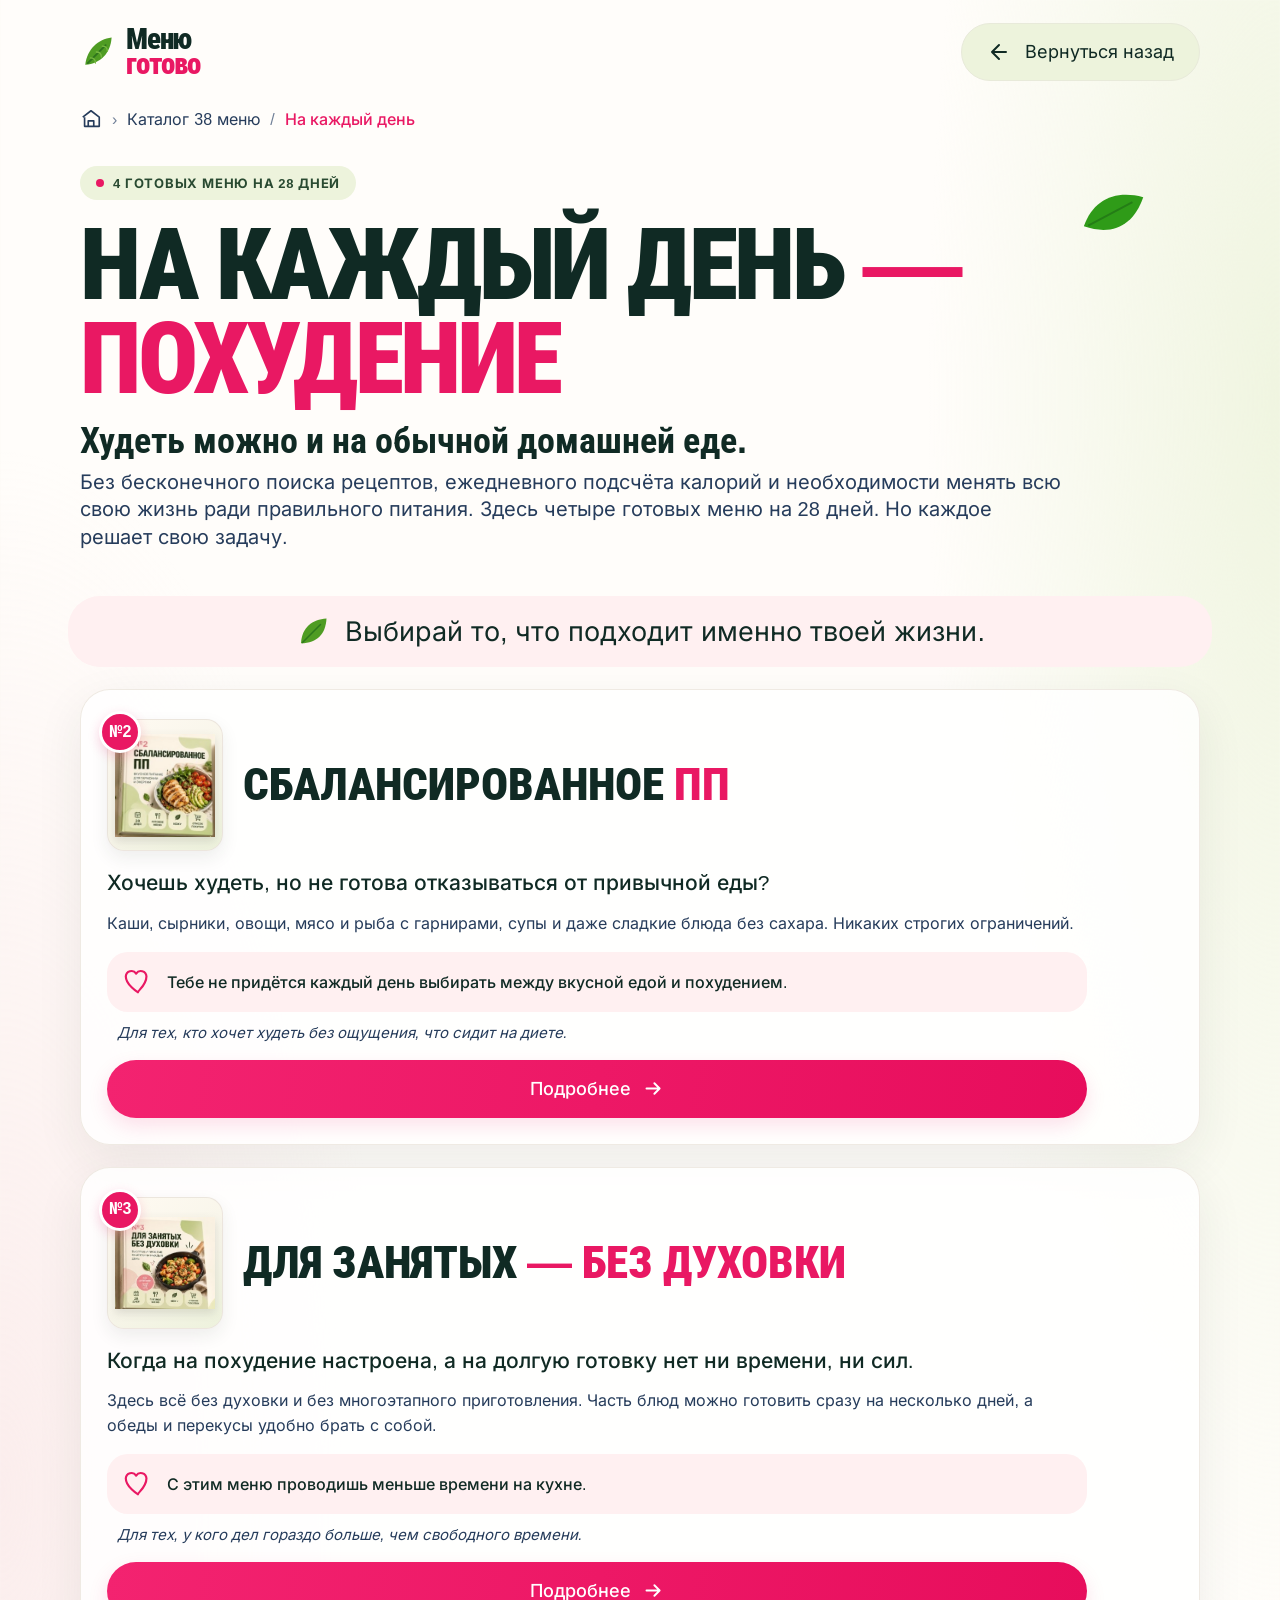
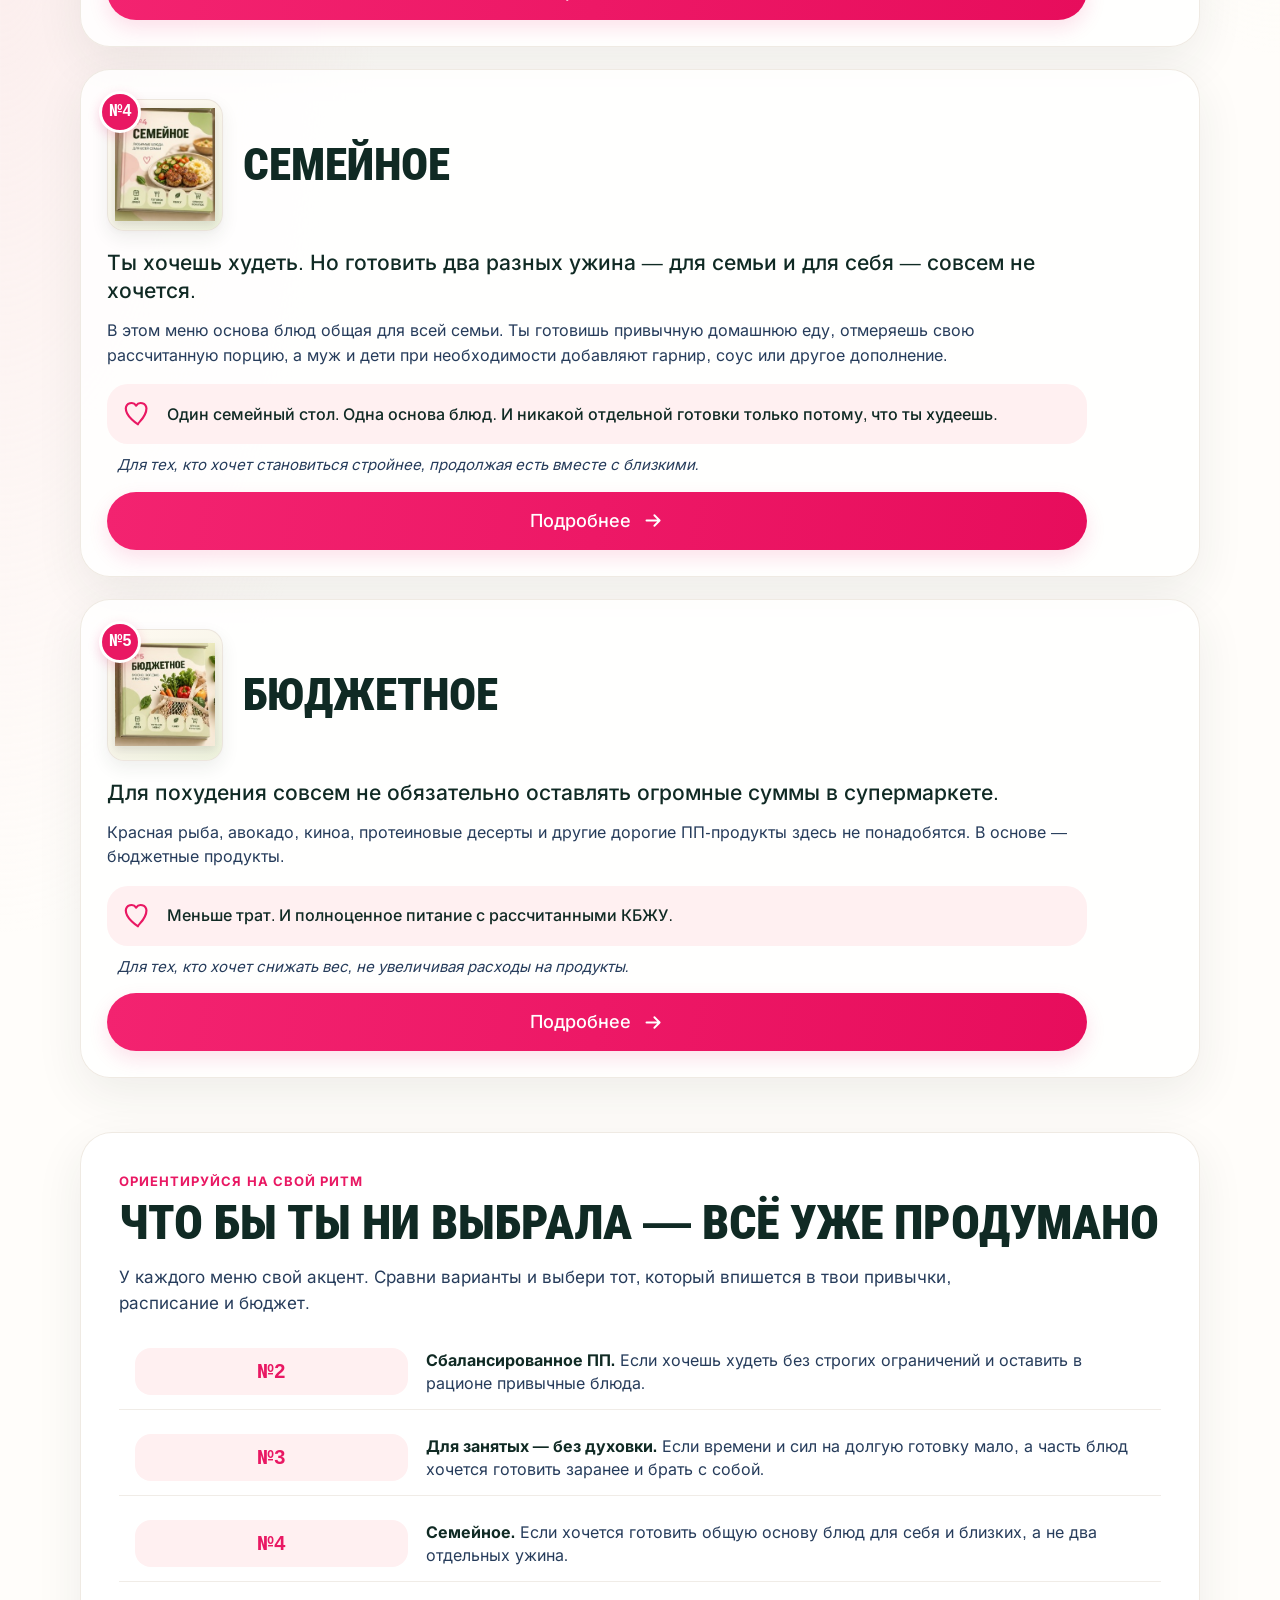
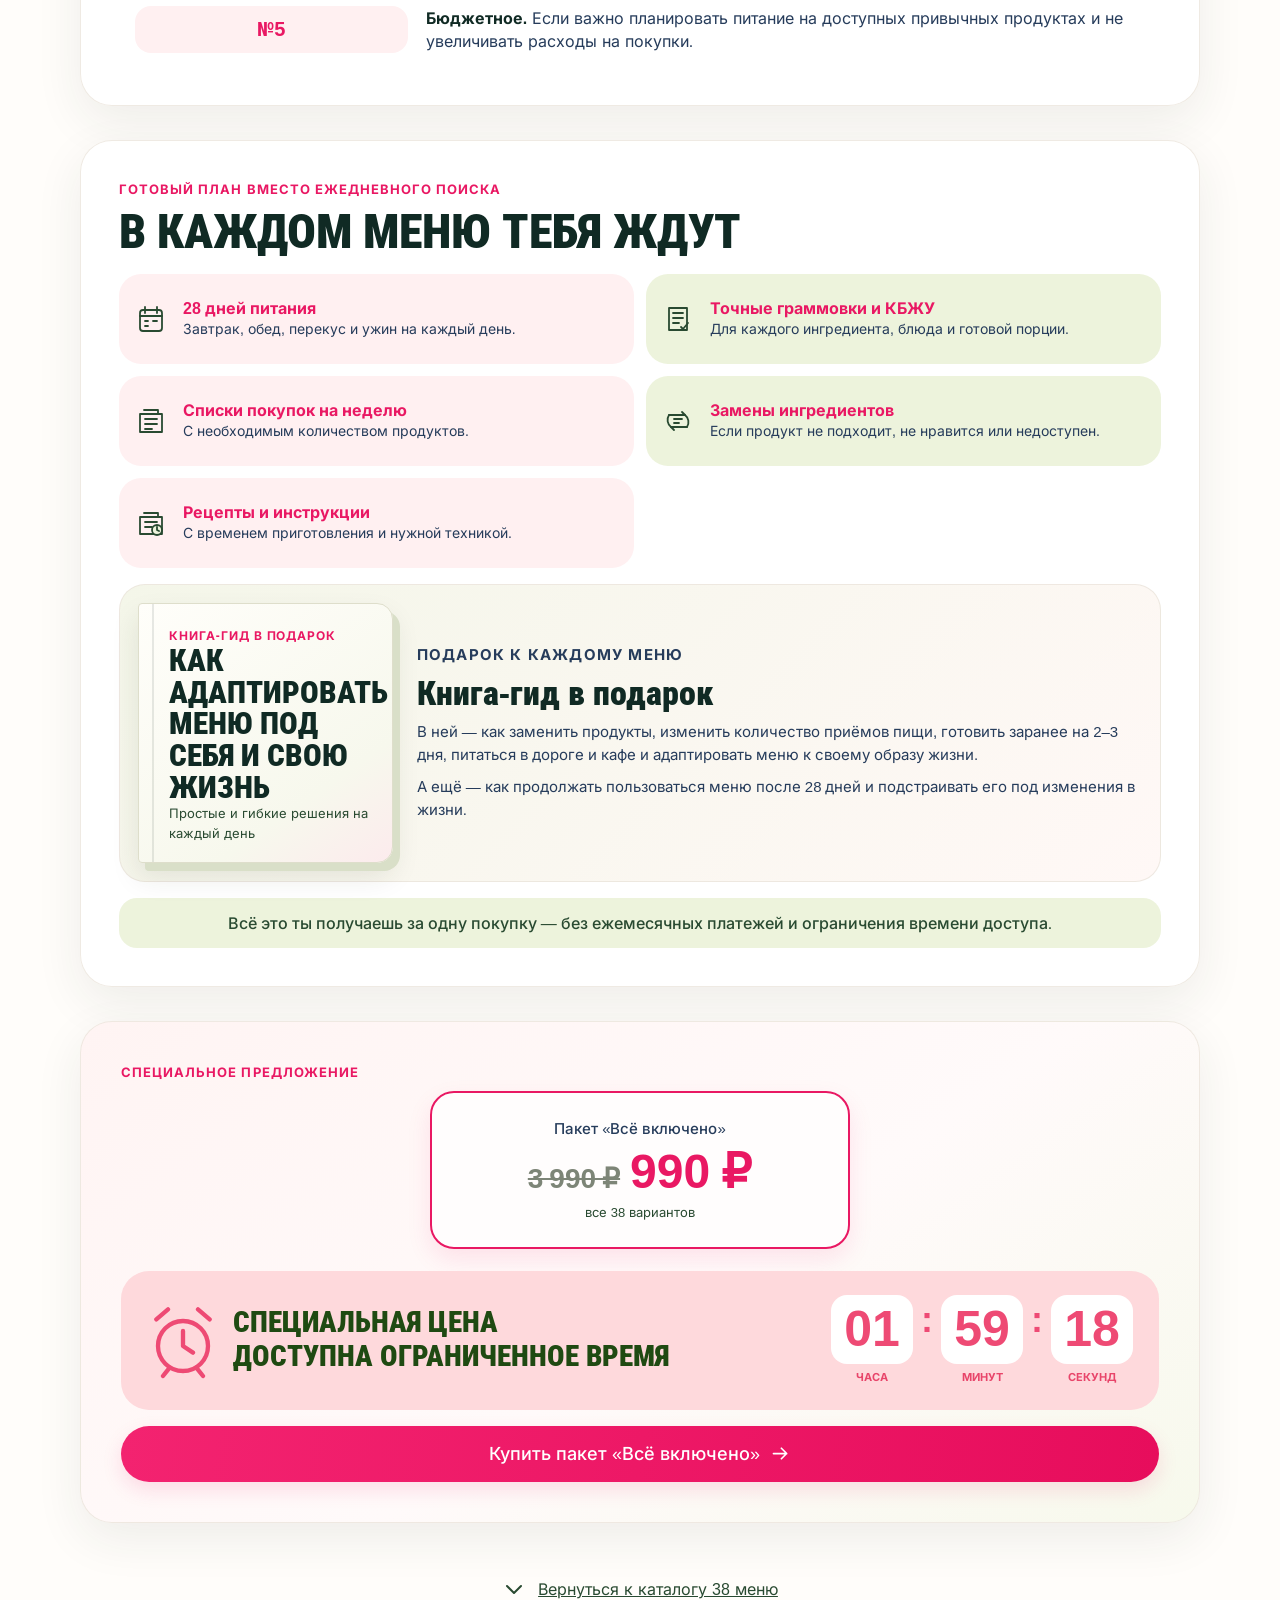
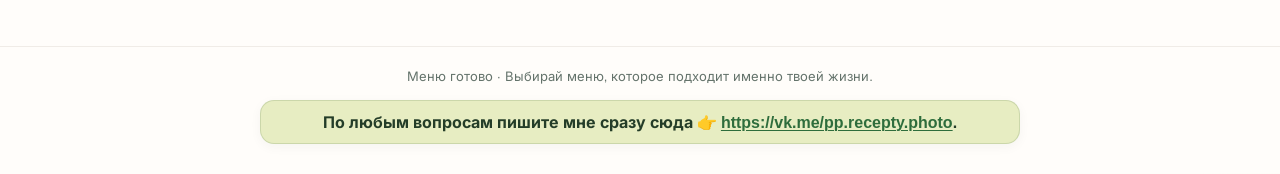
<file: na-kazhdyj-den.html>
<!doctype html>
<html lang="ru">
<head>
  <meta charset="utf-8">
  <meta name="viewport" content="width=device-width, initial-scale=1, viewport-fit=cover">
  <meta name="color-scheme" content="light only">
  <meta name="description" content="Четыре готовых меню на каждый день: сбалансированное, для занятых, семейное и бюджетное. Выбери то, которое подходит именно тебе.">
  <title>На каждый день — 4 готовых меню | Меню готово</title>
  <style>
    @font-face{font-family:Inter;src:url("assets/fonts/inter-cyrillic-400.woff2") format("woff2");font-style:normal;font-weight:400;font-display:swap}
    @font-face{font-family:Inter;src:url("assets/fonts/inter-cyrillic-500.woff2") format("woff2");font-style:normal;font-weight:500;font-display:swap}
    @font-face{font-family:Inter;src:url("assets/fonts/inter-cyrillic-700.woff2") format("woff2");font-style:normal;font-weight:700;font-display:swap}
    @font-face{font-family:"Roboto Condensed";src:url("assets/fonts/roboto-condensed-cyrillic-700.woff2") format("woff2");font-style:normal;font-weight:700;font-display:swap}
    @font-face{font-family:"Roboto Condensed";src:url("assets/fonts/roboto-condensed-cyrillic-900.woff2") format("woff2");font-style:normal;font-weight:900;font-display:swap}
    :root{
      color-scheme:light;
      --ink:#102a24;
      --pink:#e91863;
      --navy:#263c5b;
      --green:#294a31;
      --leaf:#edf3dc;
      --rose:#fff0f1;
      --paper:#fffdfa;
      --line:#f0ece7;
      --shadow:0 16px 48px rgba(42,48,34,.08);
      font-family:Inter,Arial,sans-serif;
      color:var(--ink);
      background:var(--paper)
    }
    *{box-sizing:border-box}
    html{scroll-behavior:smooth}
    body{margin:0;min-width:320px;background:radial-gradient(ellipse at 0 30%,rgba(247,220,222,.48),transparent 24rem),radial-gradient(ellipse at 100% 8%,rgba(236,243,218,.8),transparent 22rem),var(--paper);font-size:16px;line-height:1.55}
    a{color:inherit}
    .shell{width:min(1120px,calc(100% - 56px));margin-inline:auto}
    .topbar{min-height:104px;display:flex;align-items:center;justify-content:space-between;gap:24px}
    .brand{display:inline-flex;align-items:center;gap:10px;text-decoration:none;line-height:.86}
    .brand-mark{width:36px;height:42px;display:grid;place-items:center}
    .brand-mark svg{width:34px;height:38px}
    .brand-word{display:grid;font-family:"Roboto Condensed",sans-serif;font-weight:900;font-size:29px;letter-spacing:-1.2px}
    .brand-word span:last-child{color:var(--pink)}
    .back{display:inline-flex;align-items:center;justify-content:center;gap:14px;min-height:58px;padding:0 25px;border:1px solid #e8eada;border-radius:999px;background:var(--leaf);text-decoration:none;font-size:18px;transition:transform .18s ease,background .18s ease}
    .back:hover{transform:translateY(-2px);background:#e5edcf}
    .back svg{width:24px;height:24px;flex:none}
    .crumbs{display:flex;align-items:center;flex-wrap:wrap;gap:10px;margin:3px 0 30px;color:var(--navy);font-size:16px}
    .crumbs a{text-decoration:none}
    .crumbs a:hover{text-decoration:underline}
    .crumbs .current{color:var(--pink);font-weight:500}
    .crumb-home{display:inline-flex;align-items:center}
    .crumb-home svg{width:22px;height:22px}
    .slash{color:#718098}
    .hero{position:relative;padding:4px 0 22px}
    .eyebrow{display:inline-flex;align-items:center;gap:9px;padding:7px 16px;border-radius:999px;background:var(--leaf);color:var(--green);font-size:13px;font-weight:700;letter-spacing:.06em;text-transform:uppercase}
    .eyebrow-dot{width:8px;height:8px;border-radius:50%;background:var(--pink)}
    h1{max-width:1000px;margin:18px 0 0;font-family:"Roboto Condensed",Impact,sans-serif;font-size:clamp(48px,8.7vw,100px);font-weight:900;line-height:.94;letter-spacing:-.035em;text-transform:uppercase}
    h1 .accent{color:var(--pink)}
    .hero-lead{margin:16px 0 8px;font-family:"Roboto Condensed",sans-serif;font-size:clamp(24px,3.2vw,36px);font-weight:700;line-height:1.08}
    .hero-copy{max-width:990px;margin:0;color:var(--navy);font-size:clamp(16px,1.9vw,20px);line-height:1.38}
    .hero-leaf{position:absolute;right:5%;top:20px;width:63px;height:63px;transform:rotate(17deg)}
    .hero-leaf path:first-child{fill:#2f9b18}
    .hero-leaf path:last-child{fill:none;stroke:#247d16;stroke-width:2}
    .banner{position:relative;display:flex;align-items:center;justify-content:center;gap:14px;margin:22px -12px 22px;padding:15px 28px;border-radius:32px;background:var(--rose);font-size:clamp(18px,2.4vw,27px);text-align:center}
    .banner svg{width:36px;height:36px;flex:none}
    .banner p{margin:0}
    .menu-list{display:grid;gap:22px;padding-bottom:20px}
    .menu-card{display:block;padding:clamp(17px,2.4vw,26px);border:1px solid rgba(235,229,221,.8);border-radius:30px;background:rgba(255,255,255,.82);box-shadow:var(--shadow);overflow:hidden}




    .number{position:absolute;z-index:2;left:-9px;top:-9px;display:grid;place-items:center;width:42px;height:42px;border:3px solid #fff;border-radius:50%;background:var(--pink);color:#fff;font-family:"Roboto Condensed",sans-serif;font-size:16px;font-weight:700;box-shadow:0 4px 12px rgba(233,24,99,.18)}
    .menu-heading{display:flex;align-items:center;gap:20px;min-height:138px;margin:0 0 15px}
    .cover-frame{position:relative;display:grid;place-items:center;flex:0 0 116px;width:116px;height:132px;padding:7px;border:1px solid rgba(235,229,221,.9);border-radius:17px;background:linear-gradient(145deg,#fffaf2,#f7f5e9 58%,#edf2dc);box-shadow:0 7px 18px rgba(42,48,34,.08)}
    .cover{display:block;width:100%;height:100%;object-fit:contain;filter:drop-shadow(0 4px 5px rgba(35,39,30,.13));transition:transform .2s ease}
    .menu-card:hover .cover{transform:translateY(-2px)}
    .copy{max-width:980px;padding:0}
    .menu-title{margin:0;font-family:"Roboto Condensed",sans-serif;font-size:clamp(31px,4.4vw,45px);font-weight:900;line-height:.98;text-transform:uppercase}
    .menu-title .pink{color:var(--pink)}
    .lead{margin:0 0 13px;font-size:clamp(17px,2vw,21px);font-weight:500;line-height:1.35}
    .description{margin:0;color:var(--navy);font-size:16px;line-height:1.52}
    .callout{display:grid;grid-template-columns:32px 1fr;align-items:center;gap:12px;margin:17px 0 10px;padding:14px 16px;border-radius:21px;background:var(--rose);font-size:16px;font-weight:500;line-height:1.4}
    .callout svg{width:30px;height:32px;fill:none;stroke:var(--pink);stroke-width:2.3;stroke-linecap:round;stroke-linejoin:round}
    .note{margin:0 0 16px;padding-left:10px;color:var(--navy);font-size:15px;font-style:italic;line-height:1.45}
    .more{margin-top:8px}
    .more summary{display:flex;align-items:center;justify-content:center;gap:12px;min-height:58px;padding:13px 20px;border-radius:999px;background:linear-gradient(100deg,#f32370,#e70d5c);color:white;cursor:pointer;list-style:none;font-size:18px;font-weight:500;text-align:center;box-shadow:0 8px 20px rgba(233,24,99,.13);transition:filter .18s ease,transform .18s ease}
    .more summary::-webkit-details-marker{display:none}
    .more summary:hover{filter:saturate(1.12);transform:translateY(-1px)}
    .more summary svg{width:21px;height:21px;transition:transform .2s ease}
    .more[open] summary svg{transform:rotate(90deg)}
    .more-body{padding:14px 4px 3px;color:var(--navy);font-size:15px;animation:fade-in .18s ease-out}
    .more-body p{margin:0 0 12px}
    .more-link{display:inline-flex;align-items:center;gap:8px;color:var(--pink);font-weight:700;text-decoration:none}
    .more-link:hover{text-decoration:underline}
    .more-link svg{width:18px;height:18px}
    .endnote{display:flex;justify-content:center;align-items:center;gap:12px;padding:20px 0 44px;color:var(--green);font-size:16px}
    .endnote svg{width:24px;height:24px}
    .site-footer{padding:19px 0 30px;border-top:1px solid var(--line);color:#64736b;font-size:13px;text-align:center}
    @keyframes fade-in{from{opacity:0;transform:translateY(-4px)}to{opacity:1;transform:translateY(0)}}
    @media(max-width:760px){
      .shell{width:min(100% - 32px,600px)}
      .topbar{min-height:82px}
      .brand-word{font-size:24px}
      .brand-mark{width:30px;height:34px}
      .brand-mark svg{width:29px;height:33px}
      .back{min-height:48px;padding:0 16px;gap:8px;font-size:14px}
      .back svg{width:20px;height:20px}
      .crumbs{gap:7px;margin:2px 0 24px;font-size:13px}
      .hero{padding-top:0}
      h1{font-size:clamp(42px,11vw,68px)}
      .hero-leaf{width:42px;height:42px;right:4px;top:2px}
      .banner{margin:18px 0 18px;padding:13px 16px;border-radius:24px}
      .banner svg{width:28px;height:28px}
      .menu-card{padding:12px;border-radius:24px}

       .menu-heading{gap:13px;min-height:0;margin-bottom:12px}
      .cover-frame{flex-basis:88px;width:88px;height:106px;padding:5px;border-radius:15px}
      .number{left:-7px;top:-7px;width:36px;height:36px;font-size:14px;border-width:3px}
      .copy{padding:7px 10px 12px}
      .menu-title{font-size:clamp(25px,6vw,36px)}
      .description{font-size:15px}
      .callout{font-size:15px}
      .more summary{min-height:54px;font-size:17px}
      .endnote{padding-bottom:30px}
    }
    @media(max-width:420px){
      .shell{width:calc(100% - 24px)}
      .topbar{gap:8px}
      .back{padding:0 12px;font-size:13px}
      .crumbs{font-size:12px}
      h1{font-size:42px}
       .menu-heading{gap:10px}
      .cover-frame{flex-basis:78px;width:78px;height:94px;padding:4px}
      .number{left:-6px;top:-6px;width:32px;height:32px;font-size:13px}
      .menu-title{font-size:clamp(23px,7vw,29px)}
      #menu-02 .balanced-name{font-size:clamp(17px,calc(10.2vw - 15.5px),28px)}

    }
    @media(prefers-reduced-motion:reduce){html{scroll-behavior:auto}*,*:before,*:after{animation-duration:.01ms!important;animation-iteration-count:1!important;transition-duration:.01ms!important}}

    .section{margin:34px 0;padding:clamp(20px,4vw,38px);border:1px solid rgba(235,229,221,.8);border-radius:32px;background:rgba(255,255,255,.88);box-shadow:var(--shadow)}
    .section-kicker{margin:0 0 8px;color:var(--pink);font-size:13px;font-weight:700;letter-spacing:.08em;text-transform:uppercase}
    .section-title{margin:0 0 18px;font-family:"Roboto Condensed",sans-serif;font-size:clamp(30px,5vw,48px);font-weight:900;line-height:1;text-transform:uppercase}
    .section-intro{max-width:840px;margin:0 0 18px;color:var(--navy);font-size:17px;line-height:1.5}
    .choice-list{display:grid;gap:10px}
    .choice-row{display:grid;grid-template-columns:minmax(180px,.55fr) minmax(0,1.45fr);align-items:center;gap:18px;padding:14px 16px;border-bottom:1px solid var(--line)}
    .choice-row:last-child{border-bottom:0}
    .choice-label{display:inline-flex;align-items:center;justify-content:center;min-height:46px;padding:8px 12px;border-radius:16px;background:var(--rose);color:var(--pink);font-family:"Roboto Condensed",sans-serif;font-size:20px;font-weight:700;text-align:center}
    .choice-row p{margin:0;color:var(--navy);font-size:16px;line-height:1.45}
    .choice-row p strong{color:var(--ink)}
    .included-grid{display:grid;grid-template-columns:repeat(2,minmax(0,1fr));gap:12px}
    .included-item{display:grid;grid-template-columns:36px 1fr;align-items:center;gap:12px;min-height:90px;padding:16px;border-radius:22px;background:var(--rose)}
    .included-item:nth-child(even){background:var(--leaf)}
    .included-item svg{width:32px;height:32px;fill:none;stroke:var(--green);stroke-width:1.8;stroke-linecap:round;stroke-linejoin:round}
    .included-item strong{display:block;color:var(--pink);font-size:16px;line-height:1.3}
    .included-item span{display:block;color:var(--navy);font-size:14px;line-height:1.4}
    .guide-card{display:grid;grid-template-columns:minmax(190px,.52fr) minmax(0,1.48fr);align-items:center;gap:24px;margin-top:16px;padding:18px;border:1px solid rgba(235,229,221,.8);border-radius:26px;background:linear-gradient(135deg,#f4f6e9,#fff8f6);}
    .guide-cover{position:relative;display:flex;flex-direction:column;justify-content:space-between;min-height:220px;padding:23px 20px 18px 30px;border:1px solid #dedecb;border-radius:4px 16px 16px 4px;background:linear-gradient(145deg,#fffefa,#f7f8ed 72%,#fcebed);box-shadow:7px 8px 0 #d9dfc8,0 14px 28px rgba(42,48,34,.10);overflow:hidden}
    .guide-cover:before{content:"";position:absolute;top:0;bottom:0;left:13px;border-left:2px solid rgba(25,40,33,.10)}
    .guide-cover small{color:var(--pink);font-size:12px;font-weight:700;letter-spacing:.08em;text-transform:uppercase}
    .guide-cover strong{max-width:240px;color:var(--ink);font-family:"Roboto Condensed",sans-serif;font-size:clamp(22px,3vw,31px);font-weight:900;line-height:1.02;text-transform:uppercase}
    .guide-cover em{color:var(--green);font-size:13px;font-style:normal}
    .guide-copy h3{margin:0 0 9px;font-family:"Roboto Condensed",sans-serif;font-size:clamp(24px,3.2vw,34px);font-weight:900;line-height:1.05}
    .guide-copy p{margin:0 0 10px;color:var(--navy);font-size:15px;line-height:1.5}
    .guide-copy p:last-child{margin-bottom:0}
    .included-foot{margin:16px 0 0;padding:13px 16px;border-radius:18px;background:var(--leaf);color:var(--green);font-weight:500;text-align:center}
    .offer-deck{margin:34px 0;padding:clamp(22px,4vw,40px);border:1px solid rgba(235,229,221,.8);border-radius:32px;background:linear-gradient(145deg,#fff4f3,#fffafa 55%,#f7f9ec);box-shadow:var(--shadow)}
    .offer-kicker{margin:0 0 9px;color:var(--pink);font-size:13px;font-weight:700;letter-spacing:.08em;text-transform:uppercase}
    .offer-title{max-width:900px;margin:0 0 14px;font-family:"Roboto Condensed",sans-serif;font-size:clamp(30px,5vw,48px);font-weight:900;line-height:1;text-transform:uppercase}
    .offer-intro{max-width:900px;margin:0 0 20px;color:var(--navy);font-size:17px;line-height:1.5}
    .price-grid{display:grid;grid-template-columns:repeat(3,minmax(0,1fr));gap:12px}
    .price-grid.featured-only{grid-template-columns:minmax(0,1fr)}
    .price-grid.featured-only .price-card.featured{width:100%;max-width:420px;justify-self:center}
    .price-card{display:flex;flex-direction:column;align-items:center;justify-content:center;min-height:158px;padding:18px;border:1px solid #ece8e3;border-radius:24px;background:#fff;text-align:center}
    .price-card.featured{border:2px solid var(--pink);background:#fffdfd;box-shadow:0 10px 24px rgba(233,24,99,.1)}
    .price-card span{color:var(--navy);font-size:15px;font-weight:500;line-height:1.35}
    .price-card strong{display:block;margin:9px 0 2px;color:var(--pink);font-family:"Roboto Condensed",sans-serif;font-size:clamp(34px,5vw,48px);font-weight:900;line-height:1}
    .price-card small{color:var(--green);font-size:13px}
    .offer-note{margin:17px 0 15px;padding:13px 16px;border-radius:18px;background:var(--rose);color:var(--navy);font-weight:500;text-align:center}
    .offer-button{display:flex;align-items:center;justify-content:center;gap:10px;min-height:56px;margin-top:16px;padding:13px 20px;border-radius:999px;background:linear-gradient(100deg,#f32370,#e70d5c);color:#fff;text-decoration:none;font-size:18px;font-weight:500;box-shadow:0 8px 20px rgba(233,24,99,.13)}
    .offer-button svg{width:21px;height:21px}
    .calc-card{display:grid;grid-template-columns:64px minmax(0,1fr) auto;align-items:center;gap:18px;margin:22px 0 6px;padding:22px;border:1px solid rgba(235,229,221,.8);border-radius:28px;background:#fff;box-shadow:var(--shadow)}
    .calc-icon{display:grid;place-items:center;width:64px;height:64px;border-radius:19px;background:#f0e8ff;color:#7653bb}
    .calc-icon svg{width:42px;height:42px;fill:none;stroke:currentColor;stroke-width:1.8;stroke-linecap:round;stroke-linejoin:round}
    .calc-title{margin:0 0 5px;font-family:"Roboto Condensed",sans-serif;font-size:clamp(22px,3vw,30px);font-weight:700;line-height:1.1}
    .calc-copy p{margin:0;color:var(--navy);font-size:15px;line-height:1.4}
    .calc-range{display:inline-block;margin-top:8px;padding:5px 10px;border-radius:999px;background:var(--leaf);color:var(--green);font-size:13px}
    .calc-button{display:inline-flex;align-items:center;justify-content:center;gap:8px;min-height:48px;padding:11px 17px;border-radius:999px;background:#7453c7;color:white;text-decoration:none;font-size:15px;font-weight:500;white-space:nowrap}
    .calc-button svg{width:19px;height:19px}
    @media(max-width:760px){
      .choice-row{grid-template-columns:minmax(100px,.55fr) minmax(0,1.45fr);gap:12px;padding:12px 4px}
      .choice-label{font-size:17px}
      .choice-row p{font-size:14px}
      .included-grid{grid-template-columns:1fr}
      .guide-card{grid-template-columns:1fr;gap:20px;padding:14px}
      .guide-cover{min-height:185px;max-width:360px;width:100%;margin-inline:auto}
      .price-grid{grid-template-columns:1fr}
      .price-card{min-height:120px}
      .calc-card{grid-template-columns:52px minmax(0,1fr);gap:12px;padding:16px}
      .calc-icon{width:52px;height:52px;border-radius:15px}
      .calc-icon svg{width:34px;height:34px}
      .calc-button{grid-column:1/-1;width:100%;white-space:normal}
    }

    /* Акционная цена и таймер — те же двухчасовые ключи, что и на главной. */
    .offer-prices{display:flex;align-items:baseline;justify-content:center;gap:10px;flex-wrap:wrap;margin:9px 0 2px}
    .price-card .offer-prices strong{margin:0}
    .offer-old-price{color:#7d8577;font-family:"Roboto Condensed",sans-serif;font-size:clamp(20px,3.2vw,28px);font-weight:700;text-decoration:line-through;text-decoration-thickness:2px;white-space:nowrap}
    .offer-current-price{white-space:nowrap}
    .offer-button{width:100%;font-family:inherit;cursor:pointer;border:0;appearance:none;text-align:center}
    .offer-button:focus-visible{outline:3px solid #dbe77b;outline-offset:3px}
    .offer-button svg{flex:none}
    .s9t{--hd:"Roboto Condensed",sans-serif;--bd:Inter,Arial,sans-serif;position:relative;margin:22px 0 0;background:#fed9dc;border-radius:28px;padding:24px 26px 26px 112px;display:flex;align-items:center;justify-content:space-between;gap:16px;flex-wrap:wrap}
    .s9t .al{position:absolute;left:22px;top:50%;margin-top:-42px;width:80px;height:84px;fill:none;stroke:#ee4a74;stroke-width:2.6;stroke-linecap:round;stroke-linejoin:round}
    .s9t .tt{font:900 clamp(18px,2.6vw,29px)/1.15 var(--hd);text-transform:uppercase;color:#1f4a12}
    .s9t .tt span{display:block;color:#1f4a12}
    .tm{display:flex;align-items:flex-start;gap:8px}
    .tm .u{text-align:center}
    .tm .u b{display:block;min-width:clamp(56px,8vw,82px);background:#fff;border-radius:16px;padding:8px 6px;font:900 clamp(30px,4.6vw,50px)/1.05 var(--hd);color:#ee4a74}
    .tm .u small{display:block;margin-top:6px;font:700 11px var(--bd);color:#e8456a;text-transform:uppercase}
    .tm .cl{font:900 36px/1.4 var(--hd);color:#ee4a74}
    .kc{position:fixed;inset:0;z-index:1000;display:grid;place-items:center;padding:18px;background:rgba(30,45,20,.58);backdrop-filter:blur(3px);overflow:auto}
    .kc[hidden]{display:none}
    .kc-b{--hd:"Roboto Condensed",sans-serif;--bd:Inter,Arial,sans-serif;position:relative;width:min(100%,620px);background:linear-gradient(160deg,#fff8f1,#fde8e8);border-radius:36px;padding:34px 28px 26px;box-shadow:0 30px 80px rgba(0,0,0,.35)}
    .kc-x{position:absolute;right:16px;top:12px;width:44px;height:44px;border:0;border-radius:50%;background:#fff;color:#17220d;font:700 28px/1 var(--bd);cursor:pointer;box-shadow:0 4px 12px rgba(0,0,0,.12)}
    .kc-b h3{font:900 clamp(26px,5vw,38px)/1.05 var(--hd);text-transform:uppercase;margin:0 40px 6px 0;color:#17220d}
    .kc-s{margin:0 0 18px;color:#5b6150;font-size:15.5px}
    .kc-g{display:grid;grid-template-columns:repeat(3,minmax(0,1fr));gap:10px}
    .kc-g a{display:block;text-align:center;text-decoration:none;background:linear-gradient(135deg,#f25679,#f4809a);color:#fff;border-radius:18px;padding:15px 6px;font:900 clamp(20px,4.6vw,26px)/1 var(--hd);box-shadow:0 8px 18px rgba(242,86,121,.28);transition:transform .15s}
    .kc-g a small{display:block;font:500 12px var(--bd);opacity:.9;margin-top:4px}
    .kc-g a:hover{transform:translateY(-2px)}
    .kc-q{display:block;margin-top:18px;background:#e6edc9;border-radius:24px;padding:16px 20px;text-decoration:none;color:#17220d}
    .kc-q b{display:block;font:900 clamp(17px,3.6vw,21px)/1.15 var(--hd);text-transform:uppercase}
    .kc-q span{display:block;margin-top:4px;font:700 16px var(--bd);color:#ee4a74}
    .kc-q[hidden]{display:none}
    @media(max-width:820px){
      .s9t{padding:104px 18px 24px;justify-content:center;text-align:center}
      .s9t .al{left:50%;margin-left:-40px;top:13px;margin-top:0}
      .s9t .tt{width:100%;text-align:center}
    }
    @media(max-width:560px){
      .kc-b{padding:62px 18px 22px;border-radius:28px}
      .kc-x{right:10px;top:10px}
      .kc-g{grid-template-columns:repeat(2,minmax(0,1fr))}
      .tm{justify-content:center;gap:5px}
      .tm .u b{min-width:48px;padding:8px 4px;font-size:28px}
      .tm .cl{font-size:30px}
      .offer-prices{gap:8px}
    }

  </style>
<link rel="stylesheet" href="./assets/footer-contact-v2.css">
</head>
<body>
  <header class="shell">
    <div class="topbar">
      <a class="brand" href="./" aria-label="Меню готово — на главную">
        <span class="brand-mark" aria-hidden="true"><svg viewBox="0 0 40 44"><path d="M5 37C7 19 20 7 36 5c-1 18-13 31-31 32Z" fill="#4f9c23"/><path d="M8 35 29 14" fill="none" stroke="#2e741d" stroke-width="2.2" stroke-linecap="round"/><path d="M11 29c4 0 6 2 6 6M18 22c4 0 6 2 6 6M25 15c4 0 6 2 6 6" fill="none" stroke="#78b843" stroke-width="1.5" stroke-linecap="round"/></svg></span>
        <span class="brand-word"><span>Меню</span><span>готово</span></span>
      </a>
      <a class="back" href="./#catalog">
        <svg viewBox="0 0 24 24" fill="none" stroke="currentColor" stroke-width="2" stroke-linecap="round" stroke-linejoin="round" aria-hidden="true"><path d="M19 12H5M12 19l-7-7 7-7"/></svg>
        Вернуться назад
      </a>
    </div>
    <nav class="crumbs" aria-label="Хлебные крошки">
      <a class="crumb-home" href="./" aria-label="Главная"><svg viewBox="0 0 24 24" fill="none" stroke="currentColor" stroke-width="1.8" stroke-linejoin="round" aria-hidden="true"><path d="m3 10 9-7 9 7v10H5V10"/><path d="M9 20v-6h6v6"/></svg></a>
      <span class="slash">›</span><a href="./#catalog">Каталог 38 меню</a><span class="slash">/</span><span class="current" aria-current="page">На каждый день</span>
    </nav>
  </header>

  <main class="shell">
    <section class="hero" aria-labelledby="page-title">
      <span class="eyebrow"><span class="eyebrow-dot"></span>4 готовых меню на 28 дней</span>
      <svg class="hero-leaf" viewBox="0 0 64 64" aria-hidden="true"><path d="M8 53C9 24 28 8 57 7c-1 29-17 47-49 46Z"/><path d="M12 51 48 15"/></svg>
      <h1 id="page-title">На каждый день <span class="accent">— похудение</span></h1>
      <p class="hero-lead">Худеть можно и на обычной домашней еде.</p>
      <p class="hero-copy">Без бесконечного поиска рецептов, ежедневного подсчёта калорий и необходимости менять всю свою жизнь ради правильного питания. Здесь четыре готовых меню на 28 дней. Но каждое решает свою задачу.</p>
    </section>

    <div class="banner"><svg viewBox="0 0 48 48" aria-hidden="true"><path d="M8 39C9 18 23 7 42 6c-1 20-12 33-34 33Z" fill="#4f9c23"/><path d="M10 38 34 14" fill="none" stroke="#2d781c" stroke-width="2" stroke-linecap="round"/></svg><p>Выбирай то, что подходит именно твоей жизни.</p></div>

    <div class="menu-list">
      <article class="menu-card" id="menu-02">
        <div class="copy">
          <div class="menu-heading">
            <div class="cover-frame">
              <img class="cover" src="assets/menu-day-02-balanced.jpg" alt="Обложка меню №2 «Сбалансированное ПП»" width="234" height="240" fetchpriority="high">
              <span class="number">№2</span>
            </div>
            <div class="title-group">
              <h2 class="menu-title"><span class="balanced-name">Сбалансированное</span> <span class="pink">ПП</span></h2>
            </div>
          </div>
          <p class="lead">Хочешь худеть, но не готова отказываться от привычной еды?</p>
          <p class="description">Каши, сырники, овощи, мясо и рыба с гарнирами, супы и даже сладкие блюда без сахара. Никаких строгих ограничений.</p>
          <div class="callout"><svg viewBox="0 0 32 32" aria-hidden="true"><path d="M16 27S3 19 3 10a6 6 0 0 1 11-3 6 6 0 0 1 11 3c0 9-9 15-9 17Z"/></svg><span>Тебе не придётся каждый день выбирать между вкусной едой и похудением.</span></div>
          <p class="note">Для тех, кто хочет худеть без ощущения, что сидит на диете.</p>
          <details class="more"><summary>Подробнее <svg viewBox="0 0 24 24" fill="none" stroke="currentColor" stroke-width="2.2" stroke-linecap="round" stroke-linejoin="round" aria-hidden="true"><path d="M4 12h15M13 6l6 6-6 6"/></svg></summary><div class="more-body"><p>Завтраки, обеды, перекусы и ужины уже продуманы на 28 дней. В меню есть рецепты, порции, КБЖУ, списки покупок и замены продуктов.</p><a class="more-link" href="./#offer">Посмотреть предложение <svg viewBox="0 0 24 24" fill="none" stroke="currentColor" stroke-width="2" stroke-linecap="round" stroke-linejoin="round" aria-hidden="true"><path d="M4 12h15M13 6l6 6-6 6"/></svg></a></div></details>
        </div>
      </article>

      <article class="menu-card" id="menu-03">
        <div class="copy">
          <div class="menu-heading">
            <div class="cover-frame">
              <img class="cover" src="assets/menu-day-03-no-oven.jpg" alt="Обложка меню №3 «Для занятых — без духовки»" width="261" height="240" loading="lazy">
              <span class="number">№3</span>
            </div>
            <div class="title-group">
              <h2 class="menu-title">Для занятых <span class="pink">— без духовки</span></h2>
            </div>
          </div>
          <p class="lead">Когда на похудение настроена, а на долгую готовку нет ни времени, ни сил.</p>
          <p class="description">Здесь всё без духовки и без многоэтапного приготовления. Часть блюд можно готовить сразу на несколько дней, а обеды и перекусы удобно брать с собой.</p>
          <div class="callout"><svg viewBox="0 0 32 32" aria-hidden="true"><path d="M16 27S3 19 3 10a6 6 0 0 1 11-3 6 6 0 0 1 11 3c0 9-9 15-9 17Z"/></svg><span>С этим меню проводишь меньше времени на кухне.</span></div>
          <p class="note">Для тех, у кого дел гораздо больше, чем свободного времени.</p>
          <details class="more"><summary>Подробнее <svg viewBox="0 0 24 24" fill="none" stroke="currentColor" stroke-width="2.2" stroke-linecap="round" stroke-linejoin="round" aria-hidden="true"><path d="M4 12h15M13 6l6 6-6 6"/></svg></summary><div class="more-body"><p>Быстрые и простые рецепты на каждый день помогают планировать питание, когда расписание плотное. Готовые порции и список покупок экономят время на кухне.</p><a class="more-link" href="./#offer">Посмотреть предложение <svg viewBox="0 0 24 24" fill="none" stroke="currentColor" stroke-width="2" stroke-linecap="round" stroke-linejoin="round" aria-hidden="true"><path d="M4 12h15M13 6l6 6-6 6"/></svg></a></div></details>
        </div>
      </article>

      <article class="menu-card" id="menu-04">
        <div class="copy">
          <div class="menu-heading">
            <div class="cover-frame">
              <img class="cover" src="assets/menu-day-04-family.jpg" alt="Обложка меню №4 «Семейное»" width="240" height="270" loading="lazy">
              <span class="number">№4</span>
            </div>
            <div class="title-group">
              <h2 class="menu-title">Семейное</h2>
            </div>
          </div>
          <p class="lead">Ты хочешь худеть. Но готовить два разных ужина — для семьи и для себя — совсем не хочется.</p>
          <p class="description">В этом меню основа блюд общая для всей семьи. Ты готовишь привычную домашнюю еду, отмеряешь свою рассчитанную порцию, а муж и дети при необходимости добавляют гарнир, соус или другое дополнение.</p>
          <div class="callout"><svg viewBox="0 0 32 32" aria-hidden="true"><path d="M16 27S3 19 3 10a6 6 0 0 1 11-3 6 6 0 0 1 11 3c0 9-9 15-9 17Z"/></svg><span>Один семейный стол. Одна основа блюд. И никакой отдельной готовки только потому, что ты худеешь.</span></div>
          <p class="note">Для тех, кто хочет становиться стройнее, продолжая есть вместе с близкими.</p>
          <details class="more"><summary>Подробнее <svg viewBox="0 0 24 24" fill="none" stroke="currentColor" stroke-width="2.2" stroke-linecap="round" stroke-linejoin="round" aria-hidden="true"><path d="M4 12h15M13 6l6 6-6 6"/></svg></summary><div class="more-body"><p>В рецептах уже рассчитаны порции и КБЖУ. Можно приготовить общую основу блюда, а остальным членам семьи добавить привычный гарнир или дополнение.</p><a class="more-link" href="./#offer">Посмотреть предложение <svg viewBox="0 0 24 24" fill="none" stroke="currentColor" stroke-width="2" stroke-linecap="round" stroke-linejoin="round" aria-hidden="true"><path d="M4 12h15M13 6l6 6-6 6"/></svg></a></div></details>
        </div>
      </article>

      <article class="menu-card" id="menu-05">
        <div class="copy">
          <div class="menu-heading">
            <div class="cover-frame">
              <img class="cover" src="assets/menu-day-05-budget.jpg" alt="Обложка меню №5 «Бюджетное»" width="261" height="270" loading="lazy">
              <span class="number">№5</span>
            </div>
            <div class="title-group">
              <h2 class="menu-title">Бюджетное</h2>
            </div>
          </div>
          <p class="lead">Для похудения совсем не обязательно оставлять огромные суммы в супермаркете.</p>
          <p class="description">Красная рыба, авокадо, киноа, протеиновые десерты и другие дорогие ПП-продукты здесь не понадобятся. В основе — бюджетные продукты.</p>
          <div class="callout"><svg viewBox="0 0 32 32" aria-hidden="true"><path d="M16 27S3 19 3 10a6 6 0 0 1 11-3 6 6 0 0 1 11 3c0 9-9 15-9 17Z"/></svg><span>Меньше трат. И полноценное питание с рассчитанными КБЖУ.</span></div>
          <p class="note">Для тех, кто хочет снижать вес, не увеличивая расходы на продукты.</p>
          <details class="more"><summary>Подробнее <svg viewBox="0 0 24 24" fill="none" stroke="currentColor" stroke-width="2.2" stroke-linecap="round" stroke-linejoin="round" aria-hidden="true"><path d="M4 12h15M13 6l6 6-6 6"/></svg></summary><div class="more-body"><p>В основе — доступные продукты и привычные блюда. План питания, граммовки, КБЖУ и список покупок уже собраны в одном месте.</p><a class="more-link" href="./#offer">Посмотреть предложение <svg viewBox="0 0 24 24" fill="none" stroke="currentColor" stroke-width="2" stroke-linecap="round" stroke-linejoin="round" aria-hidden="true"><path d="M4 12h15M13 6l6 6-6 6"/></svg></a></div></details>
        </div>
      </article>
    </div>

    <section class="section" aria-labelledby="choose-title">
      <p class="section-kicker">Ориентируйся на свой ритм</p>
      <h2 class="section-title" id="choose-title">Что бы ты ни выбрала — <span class="accent">всё уже продумано</span></h2>
      <p class="section-intro">У каждого меню свой акцент. Сравни варианты и выбери тот, который впишется в твои привычки, расписание и бюджет.</p>
      <div class="choice-list">
        <div class="choice-row"><span class="choice-label">№2</span><p><strong>Сбалансированное ПП.</strong> Если хочешь худеть без строгих ограничений и оставить в рационе привычные блюда.</p></div>
        <div class="choice-row"><span class="choice-label">№3</span><p><strong>Для занятых — без духовки.</strong> Если времени и сил на долгую готовку мало, а часть блюд хочется готовить заранее и брать с собой.</p></div>
        <div class="choice-row"><span class="choice-label">№4</span><p><strong>Семейное.</strong> Если хочется готовить общую основу блюд для себя и близких, а не два отдельных ужина.</p></div>
        <div class="choice-row"><span class="choice-label">№5</span><p><strong>Бюджетное.</strong> Если важно планировать питание на доступных привычных продуктах и не увеличивать расходы на покупки.</p></div>
      </div>
    </section>

    <section class="section" aria-labelledby="included-title">
      <p class="section-kicker">Готовый план вместо ежедневного поиска</p>
      <h2 class="section-title" id="included-title">В каждом меню тебя ждут</h2>
      <div class="included-grid">
        <div class="included-item"><svg viewBox="0 0 32 32" aria-hidden="true"><rect x="5" y="7" width="22" height="21" rx="3"/><path d="M10 4v6M22 4v6M5 13h22M10 18h3M18 18h4M10 23h3"/></svg><div><strong>28 дней питания</strong><span>Завтрак, обед, перекус и ужин на каждый день.</span></div></div>
        <div class="included-item"><svg viewBox="0 0 32 32" aria-hidden="true"><path d="M7 5h18v22H7zM11 10h10M11 15h10M11 20h6"/><path d="m19 24 2 2 5-6"/></svg><div><strong>Точные граммовки и КБЖУ</strong><span>Для каждого ингредиента, блюда и готовой порции.</span></div></div>
        <div class="included-item"><svg viewBox="0 0 32 32" aria-hidden="true"><path d="M5 9h22v18H5zM9 5h14v4M10 14h12M10 19h12M10 24h7"/></svg><div><strong>Списки покупок на неделю</strong><span>С необходимым количеством продуктов.</span></div></div>
        <div class="included-item"><svg viewBox="0 0 32 32" aria-hidden="true"><path d="M7 10h16l-3-3M25 22H9l3 3"/><path d="M23 10a9 9 0 0 1 2 12M9 22a9 9 0 0 1-2-12"/><path d="M12 14h8M12 18h5"/></svg><div><strong>Замены ингредиентов</strong><span>Если продукт не подходит, не нравится или недоступен.</span></div></div>
        <div class="included-item"><svg viewBox="0 0 32 32" aria-hidden="true"><path d="M5 10h22v17H5zM9 6h14v4M10 15h12M10 20h7"/><circle cx="22" cy="23" r="5" fill="var(--leaf)"/><path d="M22 20v3l2 1"/></svg><div><strong>Рецепты и инструкции</strong><span>С временем приготовления и нужной техникой.</span></div></div>
      </div>
      <div class="guide-card">
        <div class="guide-cover" aria-hidden="true"><small>Книга-гид в подарок</small><strong>Как адаптировать меню под себя и свою жизнь</strong><em>Простые и гибкие решения на каждый день</em></div>
        <div class="guide-copy"><p class="section-kicker">Подарок к каждому меню</p><h3>Книга-гид в подарок</h3><p>В ней — как заменить продукты, изменить количество приёмов пищи, готовить заранее на 2–3 дня, питаться в дороге и кафе и адаптировать меню к своему образу жизни.</p><p>А ещё — как продолжать пользоваться меню после 28 дней и подстраивать его под изменения в жизни.</p></div>
      </div>
      <p class="included-foot">Всё это ты получаешь за одну покупку — без ежемесячных платежей и ограничения времени доступа.</p>
    </section>

    <section class="offer-deck" aria-labelledby="offer-kicker">
      <p class="offer-kicker" id="offer-kicker">Специальное предложение</p>
      <div class="price-grid featured-only">
        <div class="price-card featured">
          <span>Пакет «Всё включено»</span>
          <div class="offer-prices"><del class="offer-old-price">3&nbsp;990&nbsp;₽</del><strong class="offer-current-price">990&nbsp;₽</strong></div>
          <small>все 38 вариантов</small>
        </div>
      </div>
      <div class="s9t everyday-timer">
        <svg class="al" viewBox="0 0 48 50" aria-hidden="true"><circle cx="24" cy="28" r="15"/><path d="M24 19v9l6 4M8 12l7-6M40 12l-7-6M12 46l4-5M36 46l-4-5"/></svg>
        <div class="tt">Специальная цена <span>доступна ограниченное время</span></div>
        <div class="tm" role="timer" aria-label="Время действия специальной цены" aria-live="off"><div class="u"><b id="h">00</b><small>часа</small></div><span class="cl">:</span><div class="u"><b id="m">00</b><small>минут</small></div><span class="cl">:</span><div class="u"><b id="s">00</b><small>секунд</small></div></div>
      </div>
      <button type="button" class="offer-button" data-buy aria-haspopup="dialog" aria-controls="pk">Купить пакет «Всё включено» <svg viewBox="0 0 24 24" fill="none" stroke="currentColor" stroke-width="2" stroke-linecap="round" stroke-linejoin="round" aria-hidden="true"><path d="M4 12h15M13 6l6 6-6 6"/></svg></button>
    </section>


    <a class="endnote" href="./#catalog"><svg viewBox="0 0 24 24" fill="none" stroke="currentColor" stroke-width="2" stroke-linecap="round" stroke-linejoin="round" aria-hidden="true"><path d="m5 9 7 7 7-7"/></svg>Вернуться к каталогу 38 меню</a>
  </main>
  <footer class="site-footer"><div class="shell">Меню готово · Выбирай меню, которое подходит именно твоей жизни.</div>
  <div class="footer-contact">
    <strong>По любым вопросам пишите мне сразу сюда 👉 <a href="https://vk.me/pp.recepty.photo" target="_blank" rel="noopener noreferrer" aria-label="Написать мне в VK">https://vk.me/pp.recepty.photo</a>.</strong>
  </div>
</footer>

  <script id="menu-links-category">
window.MENU_LINKS={
990:{
  1200:"https://payform.ru/aocVOD8/",
  1300:"https://payform.ru/cccVOE0/",
  1400:"https://payform.ru/dvcVOEQ/",
  1500:"https://payform.ru/eucVOFm/",
  1600:"https://payform.ru/gacVOG6/",
  1700:"https://payform.ru/hmcVOGP/",
  1800:"https://payform.ru/jlcVOHS/",
  1900:"https://payform.ru/kpcVOIt/",
  2000:"https://payform.ru/m2cVOJa/",
  2100:"https://payform.ru/nccVOJR/",
  2200:"https://payform.ru/o6cVOKi/"
},
3990:{
  1200:"https://payform.ru/8rcVOC7/",
  1300:"https://payform.ru/becVODv/",
  1400:"https://payform.ru/dicVOED/",
  1500:"https://payform.ru/eicVOFa/",
  1600:"https://payform.ru/fwcVOFV/",
  1700:"https://payform.ru/h8cVOGB/",
  1800:"https://payform.ru/j4cVOHB/",
  1900:"https://payform.ru/kdcVOIh/",
  2000:"https://payform.ru/lkcVOIV/",
  2100:"https://payform.ru/mscVOJA/",
  2200:"https://payform.ru/nqcVOK5/"
}
};
  </script>
  <div class="kc" id="pk" hidden role="dialog" aria-modal="true" aria-labelledby="pkt">
    <div class="kc-b">
      <button type="button" class="kc-x" aria-label="Закрыть" data-close>×</button>
      <h3 id="pkt">Выбери калорийность меню</h3>
      <p class="kc-s">Все 38 меню за 990 ₽ — в выбранной калорийности</p>
      <div class="kc-g" id="pkg"></div>
      <p class="kc-h" id="pkh" hidden>Подсвечены калорийности из твоего расчёта.</p>
      <a class="kc-q" href="./#f" data-close><b>Не знаешь, какую калорийность выбрать?</b><span>Рассчитай бесплатно за минуту.</span></a>
    </div>
  </div>
  <script id="everyday-package-picker">
  (function(){
    var pk=document.getElementById('pk'),pkg=document.getElementById('pkg'),pkh=document.getElementById('pkh');
    var current=document.querySelector('.offer-current-price'),old=document.querySelector('.offer-old-price'),caption=document.querySelector('.kc-s');
    var h=document.getElementById('h'),m=document.getElementById('m'),sc=document.getElementById('s');
    var KEY='menu_timer_end_990_3990',EXPIRED='menu_offer_expired_990_3990',D=2*3600*1000,offerExpired=false,end=0,lastFocus=null,previousOverflow='';
    var linksByPrice=window.MENU_LINKS||{};
    try{offerExpired=localStorage.getItem(EXPIRED)==='1'}catch(x){}
    function activePrice(){return offerExpired?3990:990}
    function priceLabel(){return offerExpired?'3\u00a0990\u00a0₽':'990\u00a0₽'}
    function activeLinks(){return linksByPrice[activePrice()]||{}}
    function build(){var html='',links=activeLinks();for(var c=1200;c<=2200;c+=100){var u=links[c]||'#';html+='<a href="'+u+'" target="_blank" rel="noopener" data-kcal="'+c+'" aria-label="Выбрать '+c+' килокалорий">'+c+'<small>ккал</small></a>'}pkg.innerHTML=html}
    function refreshLinks(){if(!pkg)return;var links=activeLinks();[].forEach.call(pkg.querySelectorAll('a[data-kcal]'),function(a){var c=a.getAttribute('data-kcal');a.setAttribute('href',links[c]||'#')})}
    function updatePrice(){var label=priceLabel();if(current)current.textContent=label;if(old)old.style.display=offerExpired?'none':'';if(caption)caption.textContent='Все 38 меню за '+label+' — в выбранной калорийности';refreshLinks()}
    function markExpired(){if(offerExpired)return;offerExpired=true;end=0;try{localStorage.setItem(EXPIRED,'1')}catch(x){}updatePrice()}
    function getEnd(){if(offerExpired)return 0;var e=0,n=Date.now();try{e=+localStorage.getItem(KEY)||0}catch(x){}if(!e){e=n+D;try{localStorage.setItem(KEY,String(e))}catch(x){}}else if(e<=n){markExpired();return 0}else if(e>n+D+5000){e=n+D;try{localStorage.setItem(KEY,String(e))}catch(x){}}return e}
    end=getEnd();
    function pad(n){return String(n).padStart(2,'0')}
    function tick(){var left=offerExpired?0:Math.round((end-Date.now())/1000);if(!offerExpired&&left<=0){markExpired();left=0}left=Math.max(0,left);if(h)h.textContent=pad(Math.floor(left/3600));if(m)m.textContent=pad(Math.floor((left%3600)/60));if(sc)sc.textContent=pad(left%60)}
    function openPicker(){build();pkh.hidden=true;lastFocus=document.activeElement;previousOverflow=document.documentElement.style.overflow;pk.hidden=false;document.documentElement.style.overflow='hidden';var close=pk.querySelector('.kc-x');if(close)close.focus()}
    function closePicker(){pk.hidden=true;document.documentElement.style.overflow=previousOverflow;if(lastFocus&&lastFocus.focus)try{lastFocus.focus()}catch(x){}}
    function onClick(e){var buy=e.target.closest&&e.target.closest('[data-buy]');if(buy){e.preventDefault();openPicker();return}if(e.target===pk){closePicker();return}var close=e.target.closest&&e.target.closest('#pk [data-close]');if(close)closePicker()}
    function onKey(e){if(e.key==='Escape'&&!pk.hidden)closePicker()}
    updatePrice();tick();setInterval(tick,1000);
    document.addEventListener('click',onClick);document.addEventListener('keydown',onKey);
  })();
  </script>

</body>
</html>
</file>
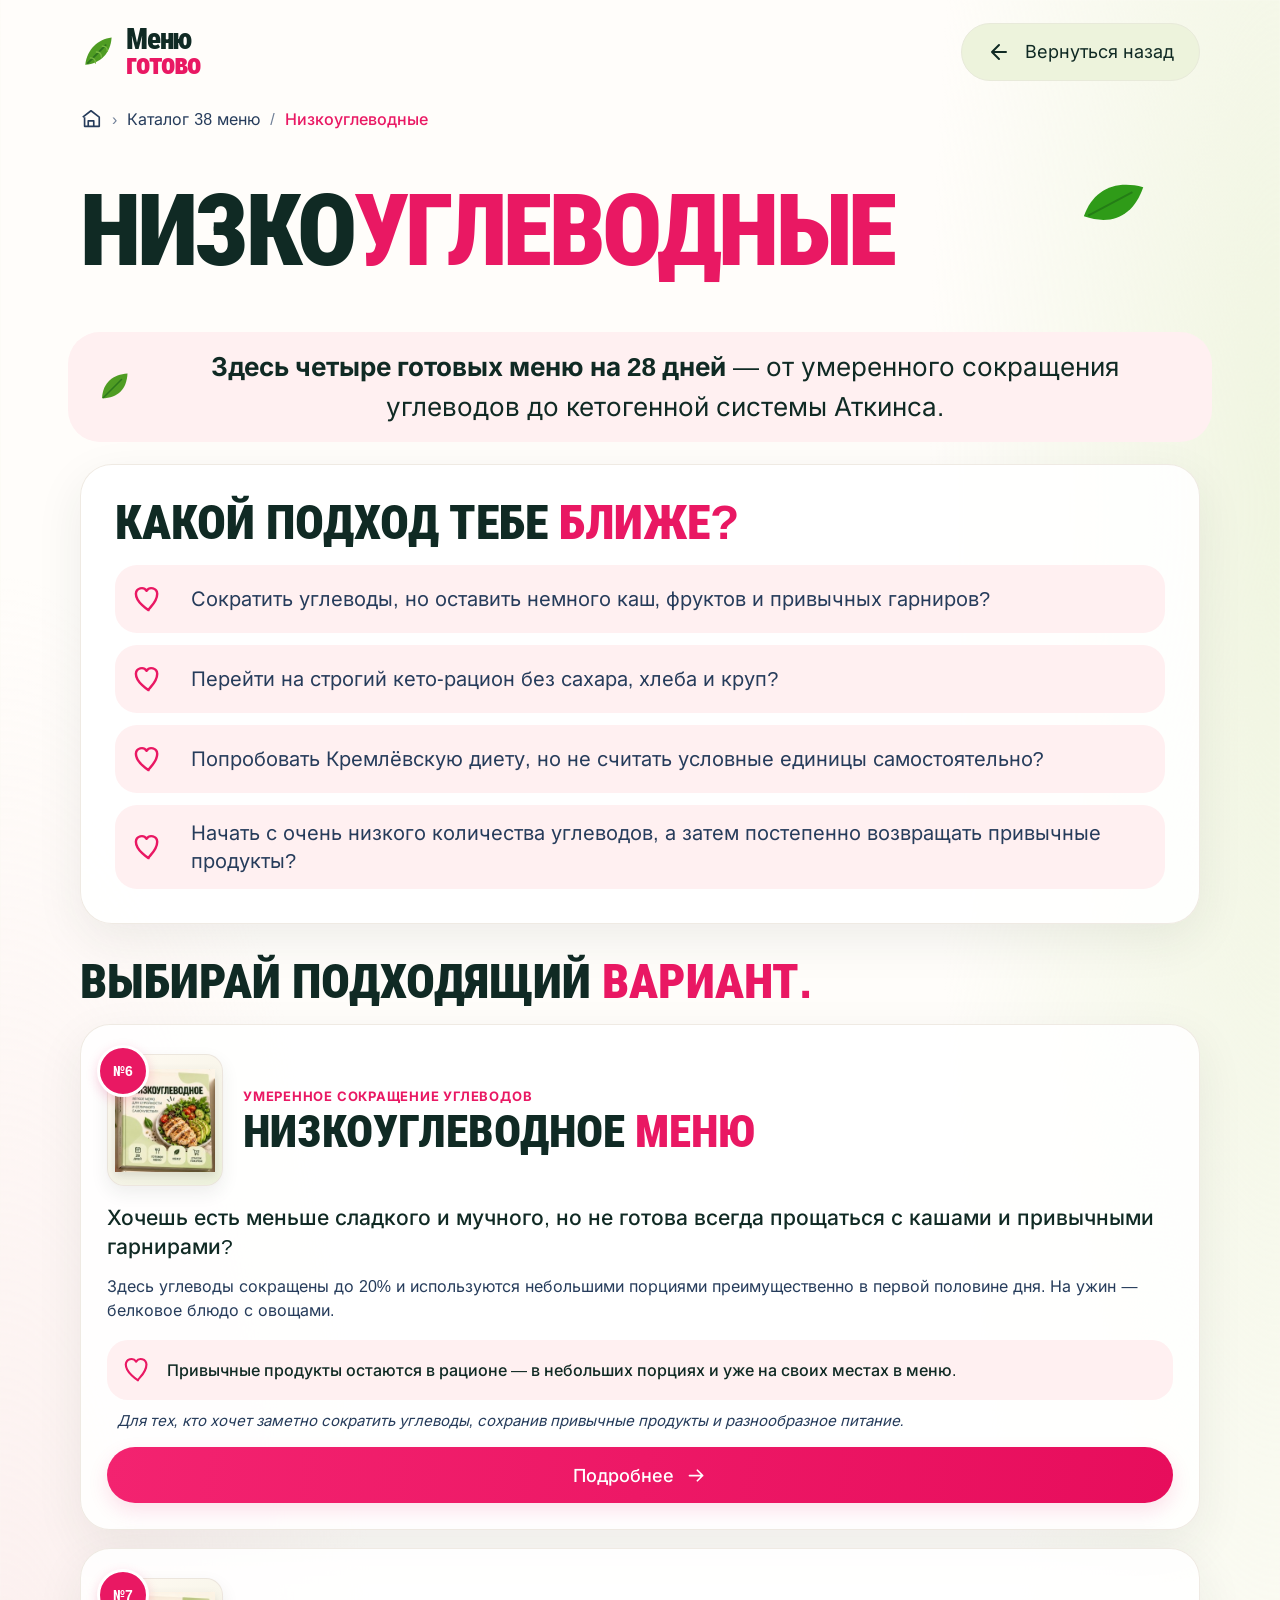
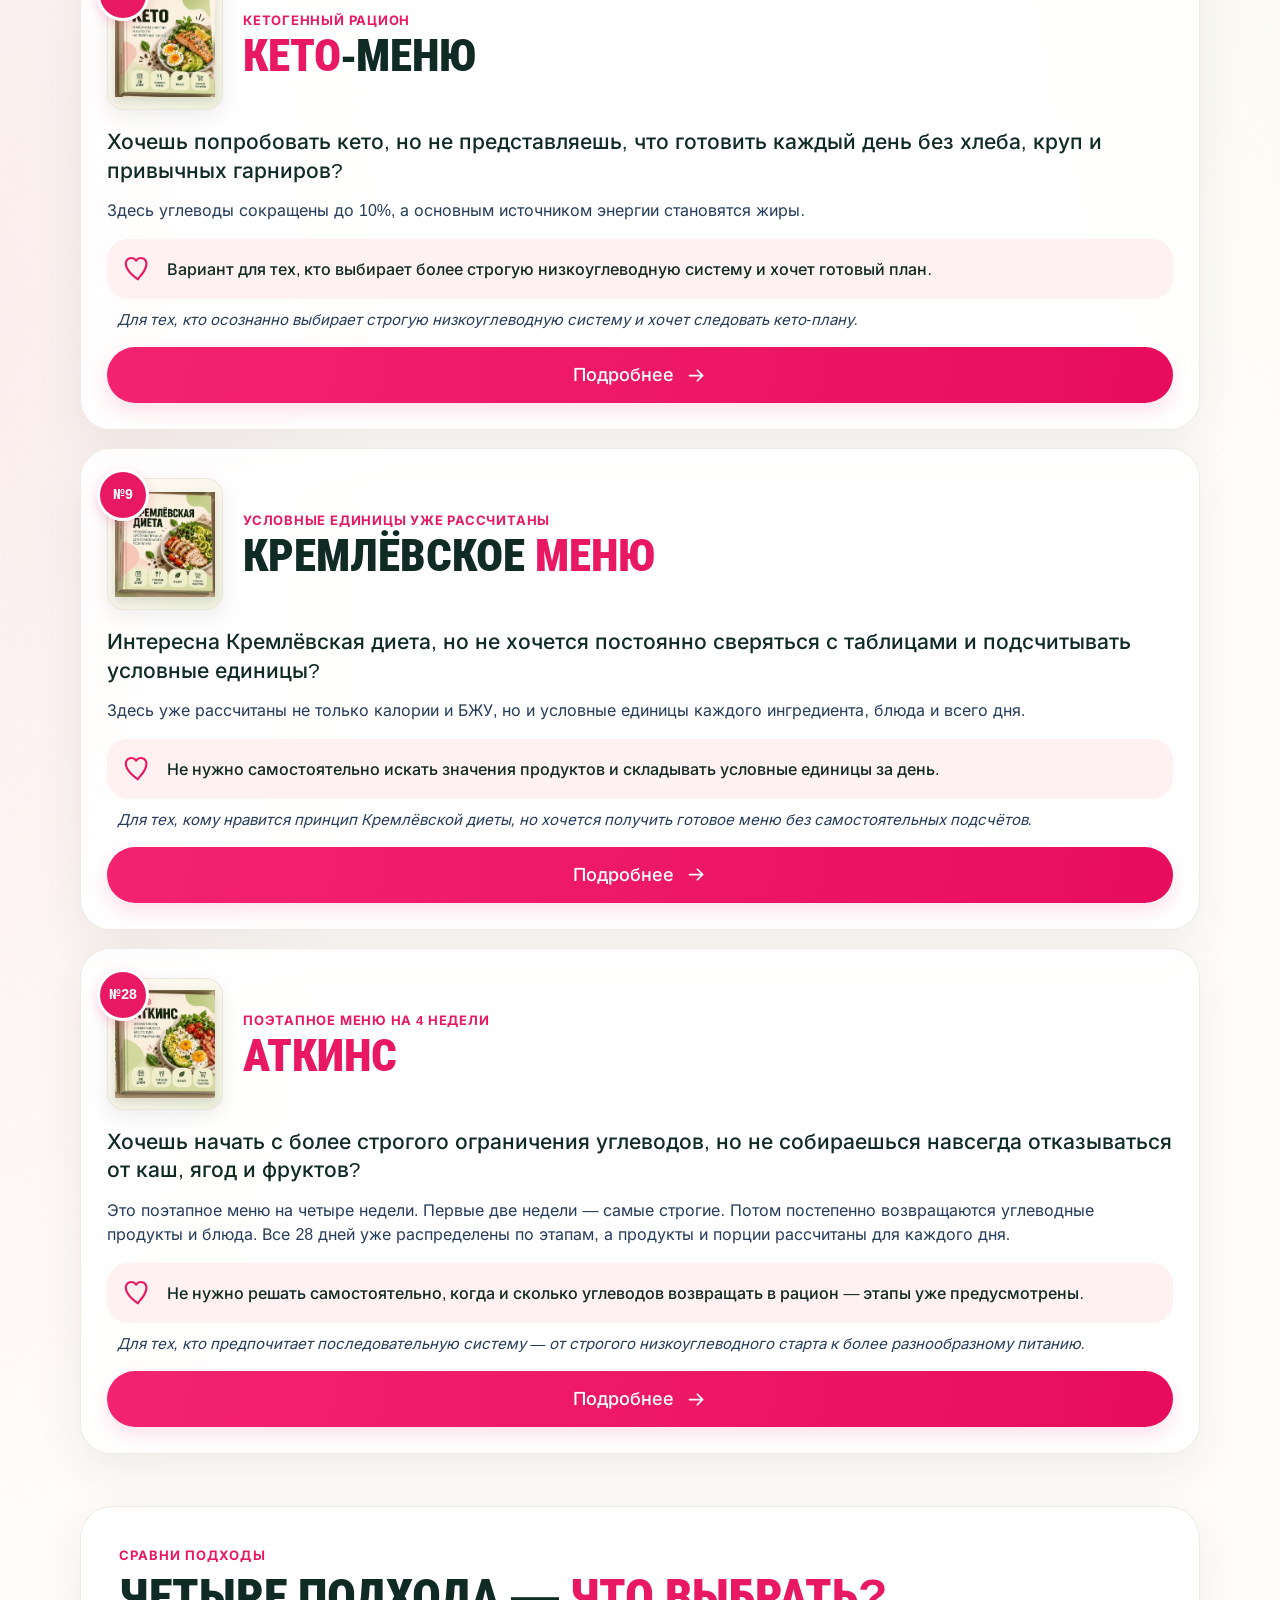
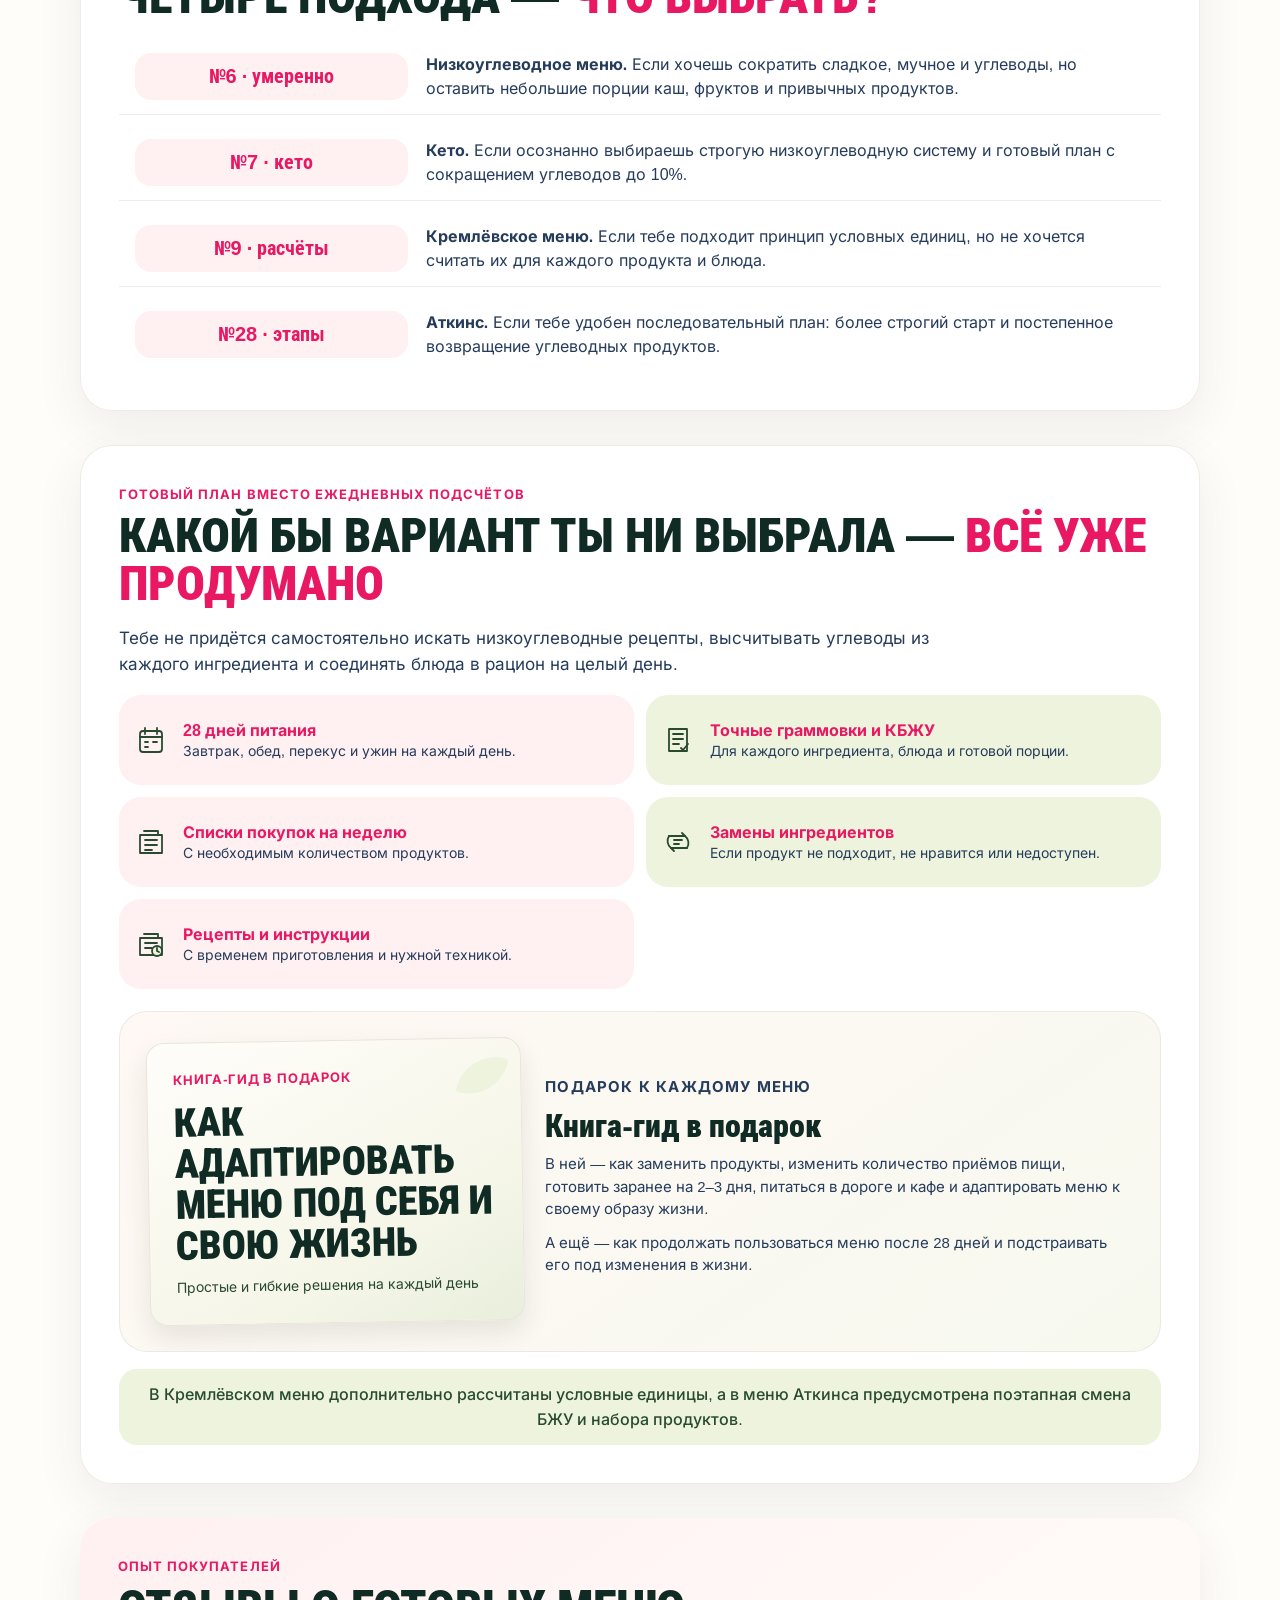
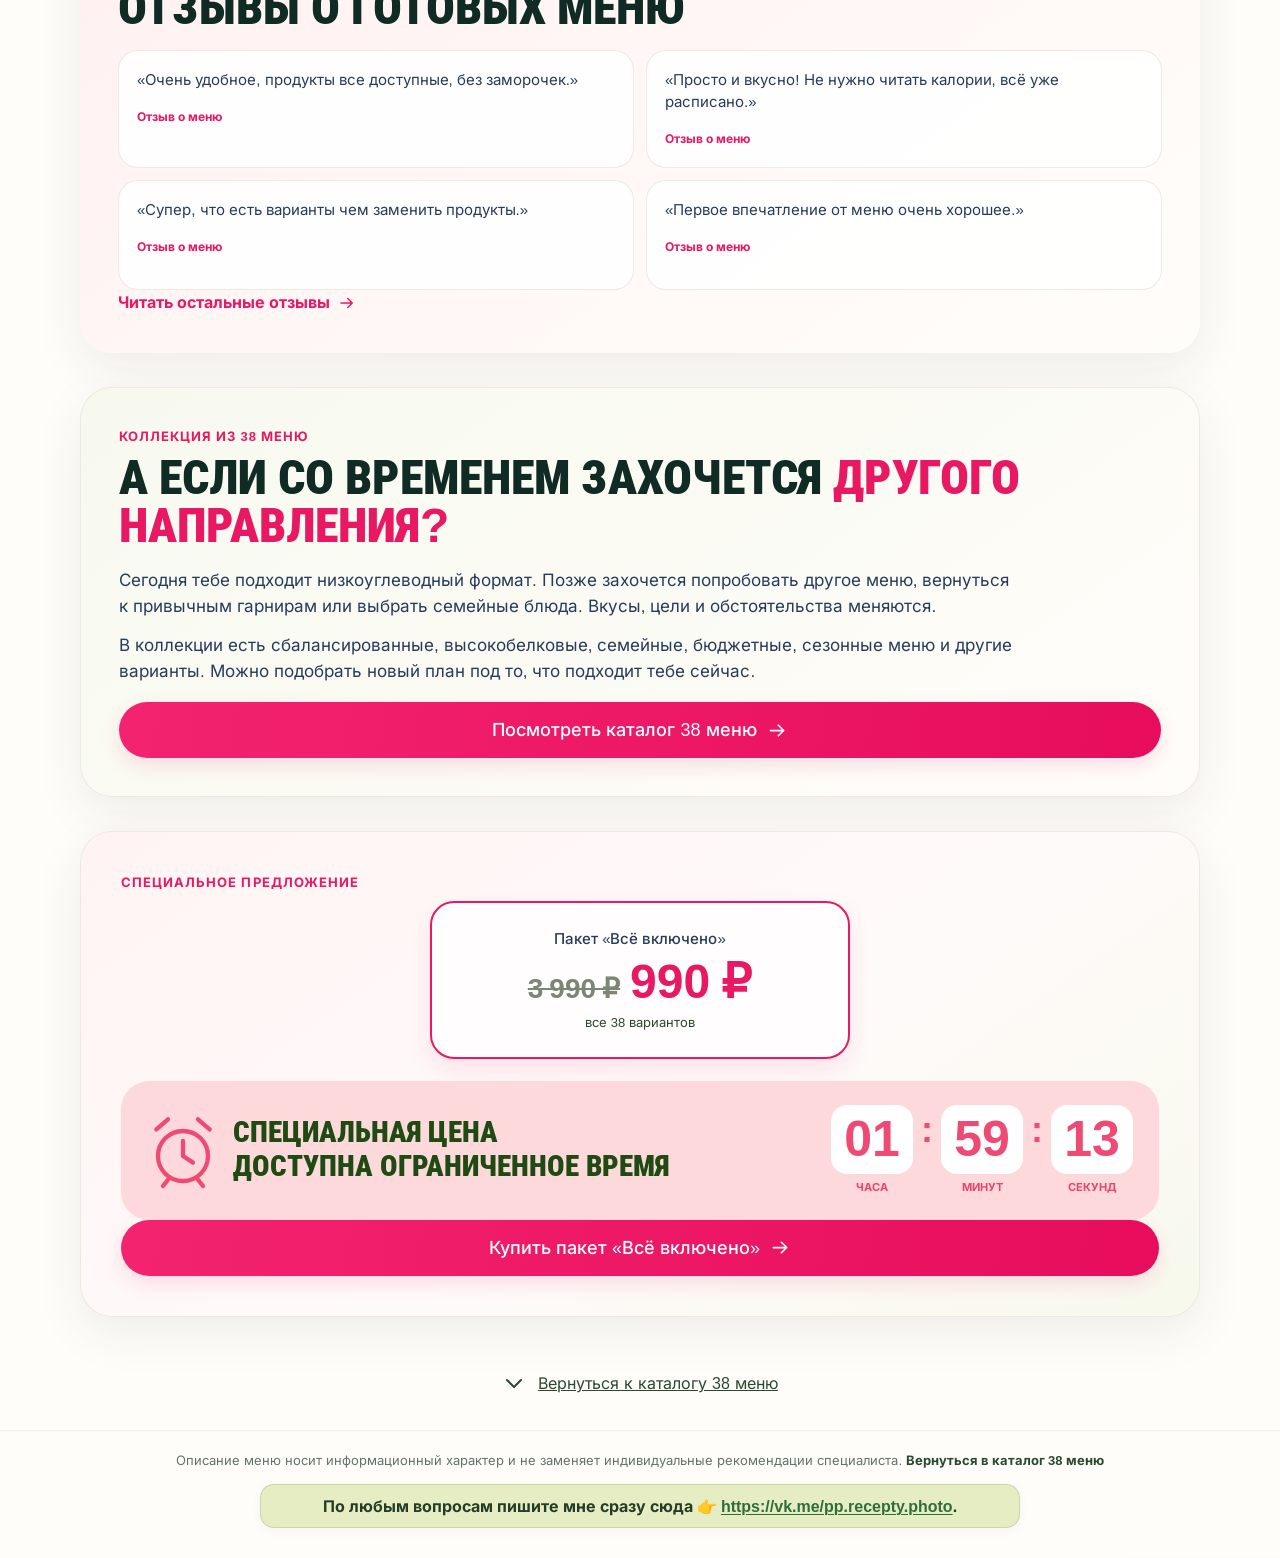
<file: nizkouglevodnye.html>
<!doctype html>
<html lang="ru">
<head>
  <meta charset="utf-8">
  <meta name="viewport" content="width=device-width, initial-scale=1, viewport-fit=cover">
  <meta name="color-scheme" content="light only">
  <meta name="description" content="Четыре низкоуглеводных меню на 28 дней: низкоуглеводное, кето, Кремлёвское меню и Аткинс. Сравни варианты и выбери подходящий план.">
  <title>Низкоуглеводные меню — 4 варианта на 28 дней | Меню готово</title>
  <style>
    @font-face{font-family:Inter;src:url("assets/fonts/inter-cyrillic-400.woff2") format("woff2");font-style:normal;font-weight:400;font-display:swap}
    @font-face{font-family:Inter;src:url("assets/fonts/inter-cyrillic-500.woff2") format("woff2");font-style:normal;font-weight:500;font-display:swap}
    @font-face{font-family:Inter;src:url("assets/fonts/inter-cyrillic-700.woff2") format("woff2");font-style:normal;font-weight:700;font-display:swap}
    @font-face{font-family:"Roboto Condensed";src:url("assets/fonts/roboto-condensed-cyrillic-700.woff2") format("woff2");font-style:normal;font-weight:700;font-display:swap}
    @font-face{font-family:"Roboto Condensed";src:url("assets/fonts/roboto-condensed-cyrillic-900.woff2") format("woff2");font-style:normal;font-weight:900;font-display:swap}
    :root{color-scheme:light;--ink:#102a24;--pink:#e91863;--navy:#263c5b;--green:#294a31;--leaf:#edf3dc;--rose:#fff0f1;--paper:#fffdfa;--line:#f0ece7;--shadow:0 16px 48px rgba(42,48,34,.08);font-family:Inter,Arial,sans-serif;color:var(--ink);background:var(--paper)}
    *{box-sizing:border-box}
    html{scroll-behavior:smooth}
    body{margin:0;min-width:320px;background:radial-gradient(ellipse at 0 30%,rgba(247,220,222,.48),transparent 24rem),radial-gradient(ellipse at 100% 8%,rgba(236,243,218,.8),transparent 22rem),var(--paper);font-size:16px;line-height:1.55}
    a{color:inherit}
    .shell{width:min(1120px,calc(100% - 56px));margin-inline:auto}
    .topbar{min-height:104px;display:flex;align-items:center;justify-content:space-between;gap:24px}
    .brand{display:inline-flex;align-items:center;gap:10px;text-decoration:none;line-height:.86}
    .brand-mark{width:36px;height:42px;display:grid;place-items:center}
    .brand-mark svg{width:34px;height:38px}
    .brand-word{display:grid;font-family:"Roboto Condensed",sans-serif;font-weight:900;font-size:29px;letter-spacing:-1.2px}
    .brand-word span:last-child{color:var(--pink)}
    .back{display:inline-flex;align-items:center;justify-content:center;gap:14px;min-height:58px;padding:0 25px;border:1px solid #e8eada;border-radius:999px;background:var(--leaf);text-decoration:none;font-size:18px;transition:transform .18s ease,background .18s ease}
    .back:hover{transform:translateY(-2px);background:#e5edcf}
    .back svg{width:24px;height:24px;flex:none}
    .crumbs{display:flex;align-items:center;flex-wrap:wrap;gap:10px;margin:3px 0 30px;color:var(--navy);font-size:16px}
    .crumbs a{text-decoration:none}
    .crumbs a:hover{text-decoration:underline}
    .crumbs .current{color:var(--pink);font-weight:500}
    .crumb-home{display:inline-flex;align-items:center}
    .crumb-home svg{width:22px;height:22px}
    .slash{color:#718098}
    .hero{position:relative;padding:4px 0 20px}
    .eyebrow{display:inline-flex;align-items:center;gap:9px;padding:7px 16px;border-radius:999px;background:var(--leaf);color:var(--green);font-size:13px;font-weight:700;letter-spacing:.06em;text-transform:uppercase}
    .eyebrow-dot{width:8px;height:8px;border-radius:50%;background:var(--pink)}
    h1{max-width:1000px;margin:18px 0 12px;font-family:"Roboto Condensed",Impact,sans-serif;font-size:clamp(48px,8.7vw,100px);font-weight:900;line-height:.94;letter-spacing:-.035em;text-transform:uppercase}
    h1 .accent,.accent{color:var(--pink)}
    .hero-copy{max-width:960px;margin:0;color:var(--ink);font-size:clamp(18px,2.3vw,27px);font-weight:500;line-height:1.35}
    .hero-leaf{position:absolute;right:5%;top:10px;width:63px;height:63px;transform:rotate(17deg)}
    .hero-leaf path:first-child{fill:#2f9b18}
    .hero-leaf path:last-child{fill:none;stroke:#247d16;stroke-width:2}
    .banner{position:relative;display:flex;align-items:center;justify-content:center;gap:14px;margin:22px -12px;padding:15px 28px;border-radius:32px;background:var(--rose);font-size:clamp(18px,2.4vw,26px);text-align:center}
    .banner svg{width:36px;height:36px;flex:none}
    .banner p{margin:0}
    .menu-list{display:grid;gap:18px;padding-bottom:18px}
    .menu-card{padding:clamp(17px,2.4vw,26px);border:1px solid rgba(235,229,221,.8);border-radius:30px;background:rgba(255,255,255,.86);box-shadow:var(--shadow);overflow:hidden}
    .menu-heading{display:flex;align-items:center;gap:20px;min-height:138px;margin:0 0 15px}
    .cover-frame{position:relative;display:grid;place-items:center;flex:0 0 116px;width:116px;height:132px;padding:7px;border:1px solid rgba(235,229,221,.9);border-radius:17px;background:linear-gradient(145deg,#fffaf2,#f7f5e9 58%,#edf2dc);box-shadow:0 7px 18px rgba(42,48,34,.08)}
    .cover{display:block;width:100%;height:100%;object-fit:contain;filter:drop-shadow(0 4px 5px rgba(35,39,30,.13));transition:transform .2s ease}
    .menu-card:hover .cover{transform:translateY(-2px)}
    .number{position:absolute;z-index:2;left:-11px;top:-10px;display:grid;place-items:center;width:52px;height:52px;border:3px solid #fff;border-radius:50%;background:var(--pink);color:#fff;font-family:"Roboto Condensed",sans-serif;font-size:14px;font-weight:700;box-shadow:0 4px 12px rgba(233,24,99,.18)}
    .title-group{min-width:0}
    .title-kicker{margin:0 0 4px;color:var(--pink);font-size:13px;font-weight:700;letter-spacing:.06em;text-transform:uppercase}
    .menu-title{margin:0;font-family:"Roboto Condensed",sans-serif;font-size:clamp(30px,4.2vw,45px);font-weight:900;line-height:.98;text-transform:uppercase}
    .menu-title .pink{color:var(--pink)}
    .lead{margin:0 0 13px;font-size:clamp(17px,2vw,21px);font-weight:500;line-height:1.35}
    .description{margin:0;color:var(--navy);font-size:16px;line-height:1.52}
    .callout{display:grid;grid-template-columns:32px 1fr;align-items:center;gap:12px;margin:17px 0 10px;padding:14px 16px;border-radius:21px;background:var(--rose);font-size:16px;font-weight:500;line-height:1.4}
    .callout svg{width:30px;height:32px;fill:none;stroke:var(--pink);stroke-width:2.3;stroke-linecap:round;stroke-linejoin:round}
    .macro{display:flex;align-items:center;gap:10px;margin:14px 0 4px;font-family:"Roboto Condensed",sans-serif;font-size:clamp(22px,3vw,29px);font-weight:700;line-height:1.15}
    .macro svg{width:24px;height:26px;flex:none}
    .note{margin:4px 0 16px;padding-left:10px;color:var(--navy);font-size:15px;font-style:italic;line-height:1.45}
    .more{margin-top:8px}
    .more summary{display:flex;align-items:center;justify-content:center;gap:12px;min-height:56px;padding:12px 20px;border-radius:999px;background:linear-gradient(100deg,#f32370,#e70d5c);color:white;cursor:pointer;list-style:none;font-size:18px;font-weight:500;text-align:center;box-shadow:0 8px 20px rgba(233,24,99,.13);transition:filter .18s ease,transform .18s ease}
    .more summary::-webkit-details-marker{display:none}
    .more summary:hover{filter:saturate(1.12);transform:translateY(-1px)}
    .more summary svg{width:21px;height:21px;transition:transform .2s ease}
    .more[open] summary svg{transform:rotate(90deg)}
    .more-body{padding:14px 4px 3px;color:var(--navy);font-size:15px;animation:fade-in .18s ease-out}
    .more-body p{margin:0 0 12px}
    .more-link{display:inline-flex;align-items:center;gap:8px;color:var(--pink);font-weight:700;text-decoration:none}
    .more-link:hover{text-decoration:underline}
    .more-link svg{width:18px;height:18px}
    .section{margin:34px 0;padding:clamp(20px,4vw,38px);border:1px solid rgba(235,229,221,.8);border-radius:32px;background:rgba(255,255,255,.88);box-shadow:var(--shadow)}
    .section-kicker{margin:0 0 8px;color:var(--pink);font-size:13px;font-weight:700;letter-spacing:.08em;text-transform:uppercase}
    .section-title{margin:0 0 18px;font-family:"Roboto Condensed",sans-serif;font-size:clamp(30px,5vw,48px);font-weight:900;line-height:1;text-transform:uppercase}
    .section-intro{max-width:840px;margin:0 0 18px;color:var(--navy);font-size:17px;line-height:1.5}
    .choice-list{display:grid;gap:10px}
    .choice-row{display:grid;grid-template-columns:minmax(150px,.55fr) minmax(0,1.45fr);align-items:center;gap:18px;padding:14px 16px;border-bottom:1px solid var(--line)}
    .choice-row:last-child{border-bottom:0}
    .choice-label{display:inline-flex;align-items:center;justify-content:center;min-height:46px;padding:8px 12px;border-radius:16px;background:var(--rose);color:var(--pink);font-family:"Roboto Condensed",sans-serif;font-size:20px;font-weight:700;text-align:center}
    .choice-row p{margin:0;color:var(--navy);font-size:16px;line-height:1.45}
    .included-grid{display:grid;grid-template-columns:repeat(2,minmax(0,1fr));gap:12px}
    .included-item{display:grid;grid-template-columns:36px 1fr;align-items:center;gap:12px;min-height:90px;padding:16px;border-radius:22px;background:var(--rose)}
    .included-item:nth-child(even){background:var(--leaf)}
    .included-item svg{width:32px;height:32px;fill:none;stroke:var(--green);stroke-width:1.8;stroke-linecap:round;stroke-linejoin:round}
    .included-item strong{display:block;color:var(--pink);font-size:16px;line-height:1.3}
    .included-item span{display:block;color:var(--navy);font-size:14px;line-height:1.4}
    .cta{display:flex;align-items:center;justify-content:space-between;gap:20px;margin:26px 0 6px;padding:22px 24px;border-radius:26px;background:var(--leaf)}
    .cta p{margin:0;font-family:"Roboto Condensed",sans-serif;font-size:clamp(22px,3vw,30px);font-weight:700;line-height:1.15}
    .cta a{display:inline-flex;align-items:center;justify-content:center;gap:10px;min-height:54px;padding:12px 22px;border-radius:999px;background:linear-gradient(100deg,#f32370,#e70d5c);color:white;text-decoration:none;font-size:17px;font-weight:500;white-space:nowrap}
    .cta a svg{width:20px;height:20px}
    .endnote{display:flex;justify-content:center;align-items:center;gap:12px;padding:20px 0 34px;color:var(--green);font-size:16px;text-align:center}
    .endnote svg{width:24px;height:24px;flex:none}
    .site-footer{padding:19px 0 30px;border-top:1px solid var(--line);color:#64736b;font-size:13px;text-align:center}
    .site-footer a{color:var(--green);font-weight:700;text-decoration:none}
    .offer-deck{margin:34px 0;padding:clamp(22px,4vw,40px);border:1px solid rgba(235,229,221,.8);border-radius:32px;background:linear-gradient(145deg,#fff4f3,#fffafa 55%,#f7f9ec);box-shadow:var(--shadow)}
    .offer-kicker{margin:0 0 9px;color:var(--pink);font-size:13px;font-weight:700;letter-spacing:.08em;text-transform:uppercase}
    .offer-title{max-width:900px;margin:0 0 14px;font-family:"Roboto Condensed",sans-serif;font-size:clamp(30px,5vw,48px);font-weight:900;line-height:1;text-transform:uppercase}
    .offer-intro{max-width:900px;margin:0 0 20px;color:var(--navy);font-size:17px;line-height:1.5}
    .price-grid{display:grid;grid-template-columns:repeat(3,minmax(0,1fr));gap:12px}
    .price-grid.featured-only{grid-template-columns:minmax(0,1fr)}
    .price-grid.featured-only .price-card.featured{width:100%;max-width:420px;justify-self:center}
    .price-card{display:flex;flex-direction:column;align-items:center;justify-content:center;min-height:158px;padding:18px;border:1px solid #ece8e3;border-radius:24px;background:#fff;text-align:center}
    .price-card.featured{border:2px solid var(--pink);background:#fffdfd;box-shadow:0 10px 24px rgba(233,24,99,.1)}
    .price-card span{color:var(--navy);font-size:15px;font-weight:500;line-height:1.35}
    .price-card strong{display:block;margin:9px 0 2px;color:var(--pink);font-family:"Roboto Condensed",sans-serif;font-size:clamp(34px,5vw,48px);font-weight:900;line-height:1}
    .price-card small{color:var(--green);font-size:13px}
    .offer-note{margin:17px 0 15px;padding:13px 16px;border-radius:18px;background:var(--rose);color:var(--navy);font-weight:500;text-align:center}
    .offer-button{display:flex;align-items:center;justify-content:center;gap:10px;min-height:56px;padding:13px 20px;border-radius:999px;background:linear-gradient(100deg,#f32370,#e70d5c);color:#fff;text-decoration:none;font-size:18px;font-weight:500;box-shadow:0 8px 20px rgba(233,24,99,.13)}
    .offer-button svg{width:21px;height:21px}
    .calc-card{display:grid;grid-template-columns:64px minmax(0,1fr) auto;align-items:center;gap:18px;margin:22px 0 6px;padding:22px;border:1px solid rgba(235,229,221,.8);border-radius:28px;background:#fff;box-shadow:var(--shadow)}
    .calc-icon{display:grid;place-items:center;width:64px;height:64px;border-radius:19px;background:#f0e8ff;color:#7653bb}
    .calc-icon svg{width:42px;height:42px;fill:none;stroke:currentColor;stroke-width:1.8;stroke-linecap:round;stroke-linejoin:round}
    .calc-title{margin:0 0 5px;font-family:"Roboto Condensed",sans-serif;font-size:clamp(22px,3vw,30px);font-weight:700;line-height:1.1}
    .calc-copy p{margin:0;color:var(--navy);font-size:15px;line-height:1.4}
    .calc-range{display:inline-block;margin-top:8px;padding:5px 10px;border-radius:999px;background:var(--leaf);color:var(--green);font-size:13px}
    .calc-button{display:inline-flex;align-items:center;justify-content:center;gap:8px;min-height:48px;padding:11px 17px;border-radius:999px;background:#7453c7;color:white;text-decoration:none;font-size:15px;font-weight:500;white-space:nowrap}
    .calc-button svg{width:19px;height:19px}

    .intro-panel{margin:22px 0 30px;padding:clamp(20px,3.2vw,34px);border:1px solid rgba(235,229,221,.8);border-radius:32px;background:linear-gradient(145deg,#fff0f1,#fff8f8 57%,#fffdfa);box-shadow:var(--shadow)}
    .intro-panel p{margin:0 0 13px;color:var(--navy);font-size:clamp(16px,1.9vw,21px);line-height:1.48}
    .intro-panel .problem-strong{color:var(--pink);font-size:clamp(18px,2.2vw,24px);font-weight:700;line-height:1.35}
    .intro-highlight{display:grid;grid-template-columns:38px 1fr;align-items:center;gap:12px;margin-top:18px;padding:14px 16px;border-radius:20px;background:rgba(255,255,255,.72)}
    .intro-highlight p{margin:0;font-size:clamp(15px,1.7vw,18px)}
    .intro-highlight strong{color:var(--pink)}
    .intro-leaf{display:grid;place-items:center;width:36px;height:36px;border-radius:50%;background:var(--leaf);color:var(--green);font-size:22px}
    .list-heading{margin:34px 0 18px}
    .compare-foot{margin:16px 0 0;padding:12px 16px;border-radius:18px;background:var(--leaf);color:var(--green);font-weight:700;text-align:center}
    .guide-card{display:grid;grid-template-columns:minmax(220px,.78fr) minmax(0,1.22fr);align-items:stretch;gap:22px;margin:22px 0 0;padding:clamp(18px,3vw,28px);border:1px solid rgba(235,229,221,.8);border-radius:28px;background:linear-gradient(145deg,#fff8f4,#f7f9ef);overflow:hidden}
    .guide-cover{position:relative;display:flex;flex-direction:column;justify-content:center;min-height:240px;padding:26px;border:1px solid #e9e5dc;border-radius:18px;background:linear-gradient(150deg,#fffdfa 0%,#f5f6e8 68%,#e9efdc 100%);box-shadow:0 12px 26px rgba(42,48,34,.1);transform:rotate(-1deg)}
    .guide-cover:before{content:"";position:absolute;right:16px;top:15px;width:44px;height:44px;border-radius:44px 4px 44px 4px;background:var(--leaf);transform:rotate(15deg)}
    .guide-cover small{position:relative;color:var(--pink);font-size:13px;font-weight:700;letter-spacing:.06em;text-transform:uppercase}
    .guide-cover strong{position:relative;display:block;margin:14px 0 10px;font-family:"Roboto Condensed",sans-serif;font-size:clamp(27px,3.7vw,40px);font-weight:900;line-height:1.02;text-transform:uppercase}
    .guide-cover em{position:relative;color:var(--green);font-size:14px;font-style:normal}
    .guide-copy{align-self:center}
    .guide-copy h3{margin:0 0 10px;font-family:"Roboto Condensed",sans-serif;font-size:clamp(24px,3vw,32px);font-weight:900;line-height:1.05}
    .guide-copy p{margin:0 0 11px;color:var(--navy);font-size:15px;line-height:1.5}
    .included-foot{margin:17px 0 0;padding:13px 16px;border-radius:18px;background:var(--leaf);color:var(--green);font-weight:500;text-align:center}
    .review-strip{margin:34px 0;padding:clamp(20px,4vw,38px);border-radius:32px;background:linear-gradient(145deg,#fff0f1,#fff8f6 55%,#fffdfa);box-shadow:var(--shadow)}
    .review-grid{display:grid;grid-template-columns:repeat(3,minmax(0,1fr));gap:12px}
    .review-card{margin:0;padding:18px;border:1px solid rgba(235,229,221,.8);border-radius:20px;background:rgba(255,255,255,.86)}
    .review-card p{margin:0 0 12px;color:var(--navy);font-size:15px;line-height:1.45}
    .review-card cite{color:var(--pink);font-size:12px;font-style:normal;font-weight:700}
    .review-summary{margin:18px 0 12px;padding:13px 16px;border-radius:18px;background:var(--rose);font-weight:700;text-align:center}
    .multi-box{margin:34px 0;padding:clamp(20px,4vw,38px);border:1px solid rgba(235,229,221,.8);border-radius:32px;background:linear-gradient(145deg,#f7f9ef,#fffdfa);box-shadow:var(--shadow)}
    .multi-box>p:not(.section-kicker){max-width:900px;margin:0 0 14px;color:var(--navy);font-size:17px;line-height:1.5}
    .multi-box .multi-note{padding:13px 16px;border-radius:18px;background:var(--rose);font-size:15px}
    .multi-box .offer-button{margin-top:18px}
    @media(max-width:760px){
      .guide-card{grid-template-columns:1fr;gap:16px}
      .guide-cover{min-height:190px;padding:22px}
      .review-grid{grid-template-columns:1fr}
      .intro-highlight{grid-template-columns:30px minmax(0,1fr);gap:10px}
      .intro-leaf{width:30px;height:30px;font-size:18px}
    }
    @media(max-width:420px){
      .intro-panel{padding:17px;border-radius:24px}
      .list-heading{margin:26px 0 14px}
      .review-card{padding:15px}
      .multi-box{padding:18px 14px;border-radius:24px}
      .multi-box>p:not(.section-kicker){font-size:15px}
    }

    @keyframes fade-in{from{opacity:0;transform:translateY(-4px)}to{opacity:1;transform:translateY(0)}}
    @media(max-width:760px){
      .shell{width:min(100% - 32px,600px)}
      .topbar{min-height:82px}
      .brand-word{font-size:24px}
      .brand-mark{width:30px;height:34px}
      .brand-mark svg{width:29px;height:33px}
      .back{min-height:48px;padding:0 16px;gap:8px;font-size:14px}
      .back svg{width:20px;height:20px}
      .crumbs{gap:7px;margin:2px 0 24px;font-size:13px}
      .hero{padding-top:0}
      h1{font-size:clamp(42px,11vw,68px)}
      .hero-leaf{width:42px;height:42px;right:4px;top:2px}
      .banner{margin:18px 0;padding:13px 16px;border-radius:24px}
      .banner svg{width:28px;height:28px}
      .menu-card{padding:12px;border-radius:24px}
      .menu-heading{gap:13px;min-height:0;margin-bottom:12px}
      .cover-frame{flex-basis:88px;width:88px;height:106px;padding:5px;border-radius:15px}
      .number{left:-7px;top:-7px;width:43px;height:43px;font-size:12px;border-width:3px}
      .menu-title{font-size:clamp(25px,6vw,36px)}
      .description{font-size:15px}
      .callout{font-size:15px}
      .choice-row{grid-template-columns:minmax(104px,.55fr) minmax(0,1.45fr);gap:12px;padding:12px 4px}
      .choice-label{font-size:17px}
      .choice-row p{font-size:14px}
      .included-grid{grid-template-columns:1fr}
      .price-grid{grid-template-columns:1fr}
      .price-card{min-height:120px}
      .calc-card{grid-template-columns:52px minmax(0,1fr);gap:12px;padding:16px}
      .calc-icon{width:52px;height:52px;border-radius:15px}
      .calc-icon svg{width:34px;height:34px}
      .calc-button{grid-column:1/-1;width:100%;white-space:normal}
    }
    @media(max-width:420px){
      .shell{width:calc(100% - 24px)}
      .topbar{gap:8px}
      .back{padding:0 12px;font-size:13px}
      .crumbs{font-size:12px}
      h1{font-size:42px}
      .hero-copy{font-size:18px}
      .menu-heading{gap:10px}
      .cover-frame{flex-basis:78px;width:78px;height:94px;padding:4px}
      .number{left:-6px;top:-6px;width:39px;height:39px;font-size:11px}
      .menu-title{font-size:clamp(22px,6.7vw,29px)}
      .choice-row{grid-template-columns:92px minmax(0,1fr);gap:10px}
      .choice-label{min-height:40px;padding:6px;font-size:15px}
      .choice-row p{font-size:13px}
      .section{padding:18px 14px;border-radius:24px}
      .included-item{padding:13px}
    }
    @media(prefers-reduced-motion:reduce){html{scroll-behavior:auto}*,*:before,*:after{animation-duration:.01ms!important;animation-iteration-count:1!important;transition-duration:.01ms!important}}

    .question-panel{margin:20px 0 30px;padding:clamp(20px,4vw,34px);border:1px solid rgba(235,229,221,.8);border-radius:32px;background:rgba(255,255,255,.88);box-shadow:var(--shadow)}
    .question-list{display:grid;gap:12px}
    .question-row{display:grid;grid-template-columns:42px minmax(0,1fr);align-items:center;gap:16px;min-height:68px;padding:14px 18px;border-radius:22px;background:var(--rose)}
    .question-row svg{width:31px;height:31px;fill:none;stroke:var(--pink);stroke-width:2.5;stroke-linecap:round;stroke-linejoin:round}
    .question-row p{margin:0;color:var(--navy);font-size:clamp(16px,2vw,20px);line-height:1.4}
    .list-heading{margin:34px 0 18px}
    .lowcarb-page .review-grid{grid-template-columns:repeat(2,minmax(0,1fr))}
    .lowcarb-page .review-card{min-height:110px}
    @media(max-width:760px){
      .question-panel{padding:20px 16px;border-radius:25px}
      .question-row{grid-template-columns:32px minmax(0,1fr);gap:11px;padding:12px 14px}
      .question-row svg{width:26px;height:26px}
      .lowcarb-page .review-grid{grid-template-columns:1fr}
    }
    @media(max-width:420px){
      .question-panel{padding:18px 12px}
      .question-row{grid-template-columns:28px minmax(0,1fr);gap:9px;padding:12px}
      .question-row p{font-size:15px}
    }



    /* Акционная цена и таймер — те же двухчасовые ключи, что и на главной. */
    .offer-prices{display:flex;align-items:baseline;justify-content:center;gap:10px;flex-wrap:wrap;margin:9px 0 2px}
    .price-card .offer-prices strong{margin:0}
    .offer-old-price{color:#7d8577;font-family:"Roboto Condensed",sans-serif;font-size:clamp(20px,3.2vw,28px);font-weight:700;text-decoration:line-through;text-decoration-thickness:2px;white-space:nowrap}
    .offer-current-price{white-space:nowrap}
    .offer-button{width:100%;font-family:inherit;cursor:pointer;border:0;appearance:none;text-align:center}
    .offer-button:focus-visible{outline:3px solid #dbe77b;outline-offset:3px}
    .offer-button svg{flex:none}
    .s9t{--hd:"Roboto Condensed",sans-serif;--bd:Inter,Arial,sans-serif;position:relative;margin:22px 0 0;background:#fed9dc;border-radius:28px;padding:24px 26px 26px 112px;display:flex;align-items:center;justify-content:space-between;gap:16px;flex-wrap:wrap}
    .s9t .al{position:absolute;left:22px;top:50%;margin-top:-42px;width:80px;height:84px;fill:none;stroke:#ee4a74;stroke-width:2.6;stroke-linecap:round;stroke-linejoin:round}
    .s9t .tt{font:900 clamp(18px,2.6vw,29px)/1.15 var(--hd);text-transform:uppercase;color:#1f4a12}
    .s9t .tt span{display:block;color:#1f4a12}
    .tm{display:flex;align-items:flex-start;gap:8px}
    .tm .u{text-align:center}
    .tm .u b{display:block;min-width:clamp(56px,8vw,82px);background:#fff;border-radius:16px;padding:8px 6px;font:900 clamp(30px,4.6vw,50px)/1.05 var(--hd);color:#ee4a74}
    .tm .u small{display:block;margin-top:6px;font:700 11px var(--bd);color:#e8456a;text-transform:uppercase}
    .tm .cl{font:900 36px/1.4 var(--hd);color:#ee4a74}
    .kc{position:fixed;inset:0;z-index:1000;display:grid;place-items:center;padding:18px;background:rgba(30,45,20,.58);backdrop-filter:blur(3px);overflow:auto}
    .kc[hidden]{display:none}
    .kc-b{--hd:"Roboto Condensed",sans-serif;--bd:Inter,Arial,sans-serif;position:relative;width:min(100%,620px);background:linear-gradient(160deg,#fff8f1,#fde8e8);border-radius:36px;padding:34px 28px 26px;box-shadow:0 30px 80px rgba(0,0,0,.35)}
    .kc-x{position:absolute;right:16px;top:12px;width:44px;height:44px;border:0;border-radius:50%;background:#fff;color:#17220d;font:700 28px/1 var(--bd);cursor:pointer;box-shadow:0 4px 12px rgba(0,0,0,.12)}
    .kc-b h3{font:900 clamp(26px,5vw,38px)/1.05 var(--hd);text-transform:uppercase;margin:0 40px 6px 0;color:#17220d}
    .kc-s{margin:0 0 18px;color:#5b6150;font-size:15.5px}
    .kc-g{display:grid;grid-template-columns:repeat(3,minmax(0,1fr));gap:10px}
    .kc-g a{display:block;text-align:center;text-decoration:none;background:linear-gradient(135deg,#f25679,#f4809a);color:#fff;border-radius:18px;padding:15px 6px;font:900 clamp(20px,4.6vw,26px)/1 var(--hd);box-shadow:0 8px 18px rgba(242,86,121,.28);transition:transform .15s}
    .kc-g a small{display:block;font:500 12px var(--bd);opacity:.9;margin-top:4px}
    .kc-g a:hover{transform:translateY(-2px)}
    .kc-q{display:block;margin-top:18px;background:#e6edc9;border-radius:24px;padding:16px 20px;text-decoration:none;color:#17220d}
    .kc-q b{display:block;font:900 clamp(17px,3.6vw,21px)/1.15 var(--hd);text-transform:uppercase}
    .kc-q span{display:block;margin-top:4px;font:700 16px var(--bd);color:#ee4a74}
    .kc-q[hidden]{display:none}
    @media(max-width:820px){
      .s9t{padding:104px 18px 24px;justify-content:center;text-align:center}
      .s9t .al{left:50%;margin-left:-40px;top:13px;margin-top:0}
      .s9t .tt{width:100%;text-align:center}
    }
    @media(max-width:560px){
      .kc-b{padding:62px 18px 22px;border-radius:28px}
      .kc-x{right:10px;top:10px}
      .kc-g{grid-template-columns:repeat(2,minmax(0,1fr))}
      .tm{justify-content:center;gap:5px}
      .tm .u b{min-width:48px;padding:8px 4px;font-size:28px}
      .tm .cl{font-size:30px}
      .offer-prices{gap:8px}
    }
  </style>
<link rel="stylesheet" href="./assets/footer-contact-v2.css">
</head>
<body class="lowcarb-page">
  <header class="shell">
    <div class="topbar">
      <a class="brand" href="./" aria-label="Меню готово — на главную">
        <span class="brand-mark" aria-hidden="true"><svg viewBox="0 0 40 44"><path d="M5 37C7 19 20 7 36 5c-1 18-13 31-31 32Z" fill="#4f9c23"/><path d="M8 35 29 14" fill="none" stroke="#2e741d" stroke-width="2.2" stroke-linecap="round"/><path d="M11 29c4 0 6 2 6 6M18 22c4 0 6 2 6 6M25 15c4 0 6 2 6 6" fill="none" stroke="#78b843" stroke-width="1.5" stroke-linecap="round"/></svg></span>
        <span class="brand-word"><span>Меню</span><span>готово</span></span>
      </a>
      <a class="back" href="./#catalog">
        <svg viewBox="0 0 24 24" fill="none" stroke="currentColor" stroke-width="2" stroke-linecap="round" stroke-linejoin="round" aria-hidden="true"><path d="M19 12H5M12 19l-7-7 7-7"/></svg>
        Вернуться назад
      </a>
    </div>
    <nav class="crumbs" aria-label="Хлебные крошки">
      <a class="crumb-home" href="./" aria-label="Главная"><svg viewBox="0 0 24 24" fill="none" stroke="currentColor" stroke-width="1.8" stroke-linejoin="round" aria-hidden="true"><path d="m3 10 9-7 9 7v10H5V10"/><path d="M9 20v-6h6v6"/></svg></a>
      <span class="slash">›</span><a href="./#catalog">Каталог 38 меню</a><span class="slash">/</span><span class="current" aria-current="page">Низкоуглеводные</span>
    </nav>
  </header>

  <main class="shell">
    <section class="hero" aria-labelledby="page-title">
      <svg class="hero-leaf" viewBox="0 0 64 64" aria-hidden="true"><path d="M8 53C9 24 28 8 57 7c-1 29-17 47-49 46Z"/><path d="M12 51 48 15"/></svg>
      <h1 id="page-title">Низко<span class="accent">углеводные</span></h1>
    </section>

    <div class="banner"><svg viewBox="0 0 48 48" aria-hidden="true"><path d="M8 39C9 18 23 7 42 6c-1 20-12 33-34 33Z" fill="#4f9c23"/><path d="M10 38 34 14" fill="none" stroke="#2d781c" stroke-width="2" stroke-linecap="round"/></svg><p><strong>Здесь четыре готовых меню на 28 дней</strong> — от умеренного сокращения углеводов до кетогенной системы Аткинса.</p></div>

    <section class="question-panel" aria-labelledby="question-title">
      <h2 class="section-title" id="question-title">Какой подход тебе <span class="accent">ближе?</span></h2>
      <div class="question-list">
        <div class="question-row"><svg viewBox="0 0 32 32" aria-hidden="true"><path d="M16 27S3 19 3 10a6 6 0 0 1 11-3 6 6 0 0 1 11 3c0 9-9 15-9 17Z"/></svg><p>Сократить углеводы, но оставить немного каш, фруктов и привычных гарниров?</p></div>
        <div class="question-row"><svg viewBox="0 0 32 32" aria-hidden="true"><path d="M16 27S3 19 3 10a6 6 0 0 1 11-3 6 6 0 0 1 11 3c0 9-9 15-9 17Z"/></svg><p>Перейти на строгий кето-рацион без сахара, хлеба и круп?</p></div>
        <div class="question-row"><svg viewBox="0 0 32 32" aria-hidden="true"><path d="M16 27S3 19 3 10a6 6 0 0 1 11-3 6 6 0 0 1 11 3c0 9-9 15-9 17Z"/></svg><p>Попробовать Кремлёвскую диету, но не считать условные единицы самостоятельно?</p></div>
        <div class="question-row"><svg viewBox="0 0 32 32" aria-hidden="true"><path d="M16 27S3 19 3 10a6 6 0 0 1 11-3 6 6 0 0 1 11 3c0 9-9 15-9 17Z"/></svg><p>Начать с очень низкого количества углеводов, а затем постепенно возвращать привычные продукты?</p></div>
      </div>
    </section>

    <div class="list-heading"><h2 class="section-title">Выбирай подходящий <span class="accent">вариант.</span></h2></div>
    <div class="menu-list" aria-label="Четыре варианта низкоуглеводных меню">
      <article class="menu-card" id="menu-6">
        <div class="menu-heading">
          <div class="cover-frame"><img class="cover" src="assets/menu-lowcarb-6.jpg" alt="Обложка меню №6 «Низкоуглеводное меню»" width="240" height="246" loading="lazy"><span class="number">№6</span></div>
          <div class="title-group"><p class="title-kicker">Умеренное сокращение углеводов</p><h3 class="menu-title">Низкоуглеводное <span class="pink">меню</span></h3></div>
        </div>
        <p class="lead">Хочешь есть меньше сладкого и мучного, но не готова всегда прощаться с кашами и привычными гарнирами?</p>
        <p class="description">Здесь углеводы сокращены до 20% и используются небольшими порциями преимущественно в первой половине дня. На ужин — белковое блюдо с овощами.</p>
        <div class="callout"><svg viewBox="0 0 32 32" aria-hidden="true"><path d="M16 27S3 19 3 10a6 6 0 0 1 11-3 6 6 0 0 1 11 3c0 9-9 15-9 17Z"/></svg><span>Привычные продукты остаются в рационе — в небольших порциях и уже на своих местах в меню.</span></div>
        <p class="note">Для тех, кто хочет заметно сократить углеводы, сохранив привычные продукты и разнообразное питание.</p>
        <details class="more"><summary>Подробнее <svg viewBox="0 0 24 24" fill="none" stroke="currentColor" stroke-width="2" stroke-linecap="round" stroke-linejoin="round" aria-hidden="true"><path d="M4 12h15M13 6l6 6-6 6"/></svg></summary><div class="more-body"><p>Готовый план на 28 дней помогает не подбирать блюда по отдельности: порции, рецепты, КБЖУ и список покупок уже собраны по дням.</p><a class="more-link" href="./#offer">Посмотреть предложение «Всё включено» <svg viewBox="0 0 24 24" fill="none" stroke="currentColor" stroke-width="2" stroke-linecap="round" stroke-linejoin="round" aria-hidden="true"><path d="M4 12h15M13 6l6 6-6 6"/></svg></a></div></details>
      </article>
      <article class="menu-card" id="menu-7">
        <div class="menu-heading">
          <div class="cover-frame"><img class="cover" src="assets/menu-lowcarb-7.jpg" alt="Обложка меню №7 «Кето»" width="239" height="250" loading="lazy"><span class="number">№7</span></div>
          <div class="title-group"><p class="title-kicker">Кетогенный рацион</p><h3 class="menu-title"><span class="pink">Кето</span>-меню</h3></div>
        </div>
        <p class="lead">Хочешь попробовать кето, но не представляешь, что готовить каждый день без хлеба, круп и привычных гарниров?</p>
        <p class="description">Здесь углеводы сокращены до 10%, а основным источником энергии становятся жиры.</p>
        <div class="callout"><svg viewBox="0 0 32 32" aria-hidden="true"><path d="M16 27S3 19 3 10a6 6 0 0 1 11-3 6 6 0 0 1 11 3c0 9-9 15-9 17Z"/></svg><span>Вариант для тех, кто выбирает более строгую низкоуглеводную систему и хочет готовый план.</span></div>
        <p class="note">Для тех, кто осознанно выбирает строгую низкоуглеводную систему и хочет следовать кето-плану.</p>
        <details class="more"><summary>Подробнее <svg viewBox="0 0 24 24" fill="none" stroke="currentColor" stroke-width="2" stroke-linecap="round" stroke-linejoin="round" aria-hidden="true"><path d="M4 12h15M13 6l6 6-6 6"/></svg></summary><div class="more-body"><p>В меню на 28 дней блюда и порции уже распределены по дням. Перед выбором изучи состав и убедись, что такой формат питания тебе подходит.</p><a class="more-link" href="./#offer">Посмотреть предложение «Всё включено» <svg viewBox="0 0 24 24" fill="none" stroke="currentColor" stroke-width="2" stroke-linecap="round" stroke-linejoin="round" aria-hidden="true"><path d="M4 12h15M13 6l6 6-6 6"/></svg></a></div></details>
      </article>
      <article class="menu-card" id="menu-9">
        <div class="menu-heading">
          <div class="cover-frame"><img class="cover" src="assets/menu-lowcarb-9.jpg" alt="Обложка меню №9 «Кремлёвское меню»" width="245" height="258" loading="lazy"><span class="number">№9</span></div>
          <div class="title-group"><p class="title-kicker">Условные единицы уже рассчитаны</p><h3 class="menu-title">Кремлёвское <span class="pink">меню</span></h3></div>
        </div>
        <p class="lead">Интересна Кремлёвская диета, но не хочется постоянно сверяться с таблицами и подсчитывать условные единицы?</p>
        <p class="description">Здесь уже рассчитаны не только калории и БЖУ, но и условные единицы каждого ингредиента, блюда и всего дня.</p>
        <div class="callout"><svg viewBox="0 0 32 32" aria-hidden="true"><path d="M16 27S3 19 3 10a6 6 0 0 1 11-3 6 6 0 0 1 11 3c0 9-9 15-9 17Z"/></svg><span>Не нужно самостоятельно искать значения продуктов и складывать условные единицы за день.</span></div>
        <p class="note">Для тех, кому нравится принцип Кремлёвской диеты, но хочется получить готовое меню без самостоятельных подсчётов.</p>
        <details class="more"><summary>Подробнее <svg viewBox="0 0 24 24" fill="none" stroke="currentColor" stroke-width="2" stroke-linecap="round" stroke-linejoin="round" aria-hidden="true"><path d="M4 12h15M13 6l6 6-6 6"/></svg></summary><div class="more-body"><p>Условные единицы указаны для ингредиентов, отдельных блюд и дневного рациона. Вместе с ними в меню есть граммовки, КБЖУ и список покупок.</p><a class="more-link" href="./#offer">Посмотреть предложение «Всё включено» <svg viewBox="0 0 24 24" fill="none" stroke="currentColor" stroke-width="2" stroke-linecap="round" stroke-linejoin="round" aria-hidden="true"><path d="M4 12h15M13 6l6 6-6 6"/></svg></a></div></details>
      </article>
      <article class="menu-card" id="menu-28">
        <div class="menu-heading">
          <div class="cover-frame"><img class="cover" src="assets/menu-lowcarb-28.jpg" alt="Обложка меню №28 «Аткинс»" width="239" height="258" loading="lazy"><span class="number">№28</span></div>
          <div class="title-group"><p class="title-kicker">Поэтапное меню на 4 недели</p><h3 class="menu-title"><span class="pink">Аткинс</span></h3></div>
        </div>
        <p class="lead">Хочешь начать с более строгого ограничения углеводов, но не собираешься навсегда отказываться от каш, ягод и фруктов?</p>
        <p class="description">Это поэтапное меню на четыре недели. Первые две недели — самые строгие. Потом постепенно возвращаются углеводные продукты и блюда. Все 28 дней уже распределены по этапам, а продукты и порции рассчитаны для каждого дня.</p>
        <div class="callout"><svg viewBox="0 0 32 32" aria-hidden="true"><path d="M16 27S3 19 3 10a6 6 0 0 1 11-3 6 6 0 0 1 11 3c0 9-9 15-9 17Z"/></svg><span>Не нужно решать самостоятельно, когда и сколько углеводов возвращать в рацион — этапы уже предусмотрены.</span></div>
        <p class="note">Для тех, кто предпочитает последовательную систему — от строгого низкоуглеводного старта к более разнообразному питанию.</p>
        <details class="more"><summary>Подробнее <svg viewBox="0 0 24 24" fill="none" stroke="currentColor" stroke-width="2" stroke-linecap="round" stroke-linejoin="round" aria-hidden="true"><path d="M4 12h15M13 6l6 6-6 6"/></svg></summary><div class="more-body"><p>Рацион на 28 дней выстроен по этапам: сначала более строгое ограничение, затем постепенное расширение меню. Продукты и порции рассчитаны заранее.</p><a class="more-link" href="./#offer">Посмотреть предложение «Всё включено» <svg viewBox="0 0 24 24" fill="none" stroke="currentColor" stroke-width="2" stroke-linecap="round" stroke-linejoin="round" aria-hidden="true"><path d="M4 12h15M13 6l6 6-6 6"/></svg></a></div></details>
      </article>
    </div>

    <section class="section" aria-labelledby="choose-title">
      <p class="section-kicker">Сравни подходы</p>
      <h2 class="section-title" id="choose-title">Четыре подхода — <span class="accent">что выбрать?</span></h2>
      <div class="choice-list">
        <div class="choice-row"><span class="choice-label">№6 · умеренно</span><p><strong>Низкоуглеводное меню.</strong> Если хочешь сократить сладкое, мучное и углеводы, но оставить небольшие порции каш, фруктов и привычных продуктов.</p></div>
        <div class="choice-row"><span class="choice-label">№7 · кето</span><p><strong>Кето.</strong> Если осознанно выбираешь строгую низкоуглеводную систему и готовый план с сокращением углеводов до 10%.</p></div>
        <div class="choice-row"><span class="choice-label">№9 · расчёты</span><p><strong>Кремлёвское меню.</strong> Если тебе подходит принцип условных единиц, но не хочется считать их для каждого продукта и блюда.</p></div>
        <div class="choice-row"><span class="choice-label">№28 · этапы</span><p><strong>Аткинс.</strong> Если тебе удобен последовательный план: более строгий старт и постепенное возвращение углеводных продуктов.</p></div>
      </div>

    </section>

    <section class="section" aria-labelledby="included-title">
      <p class="section-kicker">Готовый план вместо ежедневных подсчётов</p>
      <h2 class="section-title" id="included-title">Какой бы вариант ты ни выбрала — <span class="accent">всё уже продумано</span></h2>
      <p class="section-intro">Тебе не придётся самостоятельно искать низкоуглеводные рецепты, высчитывать углеводы из каждого ингредиента и соединять блюда в рацион на целый день.</p>
      <div class="included-grid">
        <div class="included-item"><svg viewBox="0 0 32 32" aria-hidden="true"><rect x="5" y="7" width="22" height="21" rx="3"/><path d="M10 4v6M22 4v6M5 13h22M10 18h3M18 18h4M10 23h3"/></svg><div><strong>28 дней питания</strong><span>Завтрак, обед, перекус и ужин на каждый день.</span></div></div>
        <div class="included-item"><svg viewBox="0 0 32 32" aria-hidden="true"><path d="M7 5h18v22H7zM11 10h10M11 15h10M11 20h6"/><path d="m19 24 2 2 5-6"/></svg><div><strong>Точные граммовки и КБЖУ</strong><span>Для каждого ингредиента, блюда и готовой порции.</span></div></div>
        <div class="included-item"><svg viewBox="0 0 32 32" aria-hidden="true"><path d="M5 9h22v18H5zM9 5h14v4M10 14h12M10 19h12M10 24h7"/></svg><div><strong>Списки покупок на неделю</strong><span>С необходимым количеством продуктов.</span></div></div>
        <div class="included-item"><svg viewBox="0 0 32 32" aria-hidden="true"><path d="M7 10h16l-3-3M25 22H9l3 3"/><path d="M23 10a9 9 0 0 1 2 12M9 22a9 9 0 0 1-2-12"/><path d="M12 14h8M12 18h5"/></svg><div><strong>Замены ингредиентов</strong><span>Если продукт не подходит, не нравится или недоступен.</span></div></div>
        <div class="included-item"><svg viewBox="0 0 32 32" aria-hidden="true"><path d="M5 10h22v17H5zM9 6h14v4M10 15h12M10 20h7"/><circle cx="22" cy="23" r="5" fill="var(--leaf)"/><path d="M22 20v3l2 1"/></svg><div><strong>Рецепты и инструкции</strong><span>С временем приготовления и нужной техникой.</span></div></div>
      </div>
      <div class="guide-card">
        <div class="guide-cover" role="img" aria-label="Книга-гид в подарок: Как адаптировать меню под себя и свою жизнь"><small>Книга-гид в подарок</small><strong>Как адаптировать меню под себя и свою жизнь</strong><em>Простые и гибкие решения на каждый день</em></div>
        <div class="guide-copy"><p class="section-kicker">Подарок к каждому меню</p><h3>Книга-гид в подарок</h3><p>В ней — как заменить продукты, изменить количество приёмов пищи, готовить заранее на 2–3 дня, питаться в дороге и кафе и адаптировать меню к своему образу жизни.</p><p>А ещё — как продолжать пользоваться меню после 28 дней и подстраивать его под изменения в жизни.</p></div>
      </div>
      <div class="included-foot">В Кремлёвском меню дополнительно рассчитаны условные единицы, а в меню Аткинса предусмотрена поэтапная смена БЖУ и набора продуктов.</div>
    </section>

    <section class="review-strip" aria-labelledby="review-title">
      <p class="section-kicker">Опыт покупателей</p>
      <h2 class="section-title" id="review-title">Отзывы о готовых меню</h2>
      <div class="review-grid">
        <blockquote class="review-card"><p>«Очень удобное, продукты все доступные, без заморочек.»</p><cite>Отзыв о меню</cite></blockquote>
        <blockquote class="review-card"><p>«Просто и вкусно! Не нужно читать калории, всё уже расписано.»</p><cite>Отзыв о меню</cite></blockquote>
        <blockquote class="review-card"><p>«Супер, что есть варианты чем заменить продукты.»</p><cite>Отзыв о меню</cite></blockquote>
        <blockquote class="review-card"><p>«Первое впечатление от меню очень хорошее.»</p><cite>Отзыв о меню</cite></blockquote>
      </div>
      <a class="more-link" href="./#reviews">Читать остальные отзывы <svg viewBox="0 0 24 24" fill="none" stroke="currentColor" stroke-width="2" stroke-linecap="round" stroke-linejoin="round" aria-hidden="true"><path d="M4 12h15M13 6l6 6-6 6"/></svg></a>
    </section>

    <section class="multi-box" aria-labelledby="catalog-title">
      <p class="section-kicker">Коллекция из 38 меню</p>
      <h2 class="section-title" id="catalog-title">А если со временем захочется <span class="accent">другого направления?</span></h2>
      <p>Сегодня тебе подходит низкоуглеводный формат. Позже захочется попробовать другое меню, вернуться к привычным гарнирам или выбрать семейные блюда. Вкусы, цели и обстоятельства меняются.</p>
      <p>В коллекции есть сбалансированные, высокобелковые, семейные, бюджетные, сезонные меню и другие варианты. Можно подобрать новый план под то, что подходит тебе сейчас.</p>
      <a class="offer-button" href="./#catalog">Посмотреть каталог 38 меню <svg viewBox="0 0 24 24" fill="none" stroke="currentColor" stroke-width="2" stroke-linecap="round" stroke-linejoin="round" aria-hidden="true"><path d="M4 12h15M13 6l6 6-6 6"/></svg></a>
    </section>

    <section class="offer-deck" aria-labelledby="offer-kicker">
      <p class="offer-kicker" id="offer-kicker">Специальное предложение</p>
      <div class="price-grid featured-only">
        <div class="price-card featured">
          <span>Пакет «Всё включено»</span>
          <div class="offer-prices"><del class="offer-old-price">3&nbsp;990&nbsp;₽</del><strong class="offer-current-price">990&nbsp;₽</strong></div>
          <small>все 38 вариантов</small>
        </div>
      </div>
      <div class="s9t lowcarb-timer">
        <svg class="al" viewBox="0 0 48 50" aria-hidden="true"><circle cx="24" cy="28" r="15"/><path d="M24 19v9l6 4M8 12l7-6M40 12l-7-6M12 46l4-5M36 46l-4-5"/></svg>
        <div class="tt">Специальная цена <span>доступна ограниченное время</span></div>
        <div class="tm" role="timer" aria-label="Время действия специальной цены" aria-live="off"><div class="u"><b id="h">00</b><small>часа</small></div><span class="cl">:</span><div class="u"><b id="m">00</b><small>минут</small></div><span class="cl">:</span><div class="u"><b id="s">00</b><small>секунд</small></div></div>
      </div>
      <button type="button" class="offer-button" data-buy aria-haspopup="dialog" aria-controls="pk">Купить пакет «Всё включено» <svg viewBox="0 0 24 24" fill="none" stroke="currentColor" stroke-width="2" stroke-linecap="round" stroke-linejoin="round" aria-hidden="true"><path d="M4 12h15M13 6l6 6-6 6"/></svg></button>
    </section>

<a class="endnote" href="./#catalog"><svg viewBox="0 0 24 24" fill="none" stroke="currentColor" stroke-width="2" stroke-linecap="round" stroke-linejoin="round" aria-hidden="true"><path d="m5 9 7 7 7-7"/></svg>Вернуться к каталогу 38 меню</a>
  </main>

  <footer class="site-footer"><div class="shell">Описание меню носит информационный характер и не заменяет индивидуальные рекомендации специалиста. <a href="./#catalog">Вернуться в каталог 38 меню</a></div>
  <div class="footer-contact">
    <strong>По любым вопросам пишите мне сразу сюда 👉 <a href="https://vk.me/pp.recepty.photo" target="_blank" rel="noopener noreferrer" aria-label="Написать мне в VK">https://vk.me/pp.recepty.photo</a>.</strong>
  </div>
</footer>
<script id="menu-links-category">
window.MENU_LINKS={
990:{
  1200:"https://payform.ru/aocVOD8/",
  1300:"https://payform.ru/cccVOE0/",
  1400:"https://payform.ru/dvcVOEQ/",
  1500:"https://payform.ru/eucVOFm/",
  1600:"https://payform.ru/gacVOG6/",
  1700:"https://payform.ru/hmcVOGP/",
  1800:"https://payform.ru/jlcVOHS/",
  1900:"https://payform.ru/kpcVOIt/",
  2000:"https://payform.ru/m2cVOJa/",
  2100:"https://payform.ru/nccVOJR/",
  2200:"https://payform.ru/o6cVOKi/"
},
3990:{
  1200:"https://payform.ru/8rcVOC7/",
  1300:"https://payform.ru/becVODv/",
  1400:"https://payform.ru/dicVOED/",
  1500:"https://payform.ru/eicVOFa/",
  1600:"https://payform.ru/fwcVOFV/",
  1700:"https://payform.ru/h8cVOGB/",
  1800:"https://payform.ru/j4cVOHB/",
  1900:"https://payform.ru/kdcVOIh/",
  2000:"https://payform.ru/lkcVOIV/",
  2100:"https://payform.ru/mscVOJA/",
  2200:"https://payform.ru/nqcVOK5/"
}
};
  </script>
  <div class="kc" id="pk" hidden role="dialog" aria-modal="true" aria-labelledby="pkt">
    <div class="kc-b">
      <button type="button" class="kc-x" aria-label="Закрыть" data-close>×</button>
      <h3 id="pkt">Выбери калорийность меню</h3>
      <p class="kc-s">Все 38 меню за 990 ₽ — в выбранной калорийности</p>
      <div class="kc-g" id="pkg"></div>
      <p class="kc-h" id="pkh" hidden>Подсвечены калорийности из твоего расчёта.</p>
      <a class="kc-q" href="./#f" data-close><b>Не знаешь, какую калорийность выбрать?</b><span>Рассчитай бесплатно за минуту.</span></a>
    </div>
  </div>
  <script id="lowcarb-package-picker">
  (function(){
    var pk=document.getElementById('pk'),pkg=document.getElementById('pkg'),pkh=document.getElementById('pkh');
    var current=document.querySelector('.offer-current-price'),old=document.querySelector('.offer-old-price'),caption=document.querySelector('.kc-s');
    var h=document.getElementById('h'),m=document.getElementById('m'),sc=document.getElementById('s');
    var KEY='menu_timer_end_990_3990',EXPIRED='menu_offer_expired_990_3990',D=2*3600*1000,offerExpired=false,end=0,lastFocus=null,previousOverflow='';
    var linksByPrice=window.MENU_LINKS||{};
    try{offerExpired=localStorage.getItem(EXPIRED)==='1'}catch(x){}
    function activePrice(){return offerExpired?3990:990}
    function priceLabel(){return offerExpired?'3\u00a0990\u00a0₽':'990\u00a0₽'}
    function activeLinks(){return linksByPrice[activePrice()]||{}}
    function build(){var html='',links=activeLinks();for(var c=1200;c<=2200;c+=100){var u=links[c]||'#';html+='<a href="'+u+'" target="_blank" rel="noopener" data-kcal="'+c+'" aria-label="Выбрать '+c+' килокалорий">'+c+'<small>ккал</small></a>'}pkg.innerHTML=html}
    function refreshLinks(){if(!pkg)return;var links=activeLinks();[].forEach.call(pkg.querySelectorAll('a[data-kcal]'),function(a){var c=a.getAttribute('data-kcal');a.setAttribute('href',links[c]||'#')})}
    function updatePrice(){var label=priceLabel();if(current)current.textContent=label;if(old)old.style.display=offerExpired?'none':'';if(caption)caption.textContent='Все 38 меню за '+label+' — в выбранной калорийности';refreshLinks()}
    function markExpired(){if(offerExpired)return;offerExpired=true;end=0;try{localStorage.setItem(EXPIRED,'1')}catch(x){}updatePrice()}
    function getEnd(){if(offerExpired)return 0;var e=0,n=Date.now();try{e=+localStorage.getItem(KEY)||0}catch(x){}if(!e){e=n+D;try{localStorage.setItem(KEY,String(e))}catch(x){}}else if(e<=n){markExpired();return 0}else if(e>n+D+5000){e=n+D;try{localStorage.setItem(KEY,String(e))}catch(x){}}return e}
    end=getEnd();
    function pad(n){return String(n).padStart(2,'0')}
    function tick(){var left=offerExpired?0:Math.round((end-Date.now())/1000);if(!offerExpired&&left<=0){markExpired();left=0}left=Math.max(0,left);if(h)h.textContent=pad(Math.floor(left/3600));if(m)m.textContent=pad(Math.floor((left%3600)/60));if(sc)sc.textContent=pad(left%60)}
    function openPicker(){build();pkh.hidden=true;lastFocus=document.activeElement;previousOverflow=document.documentElement.style.overflow;pk.hidden=false;document.documentElement.style.overflow='hidden';var close=pk.querySelector('.kc-x');if(close)close.focus()}
    function closePicker(){pk.hidden=true;document.documentElement.style.overflow=previousOverflow;if(lastFocus&&lastFocus.focus)try{lastFocus.focus()}catch(x){}}
    function onClick(e){var buy=e.target.closest&&e.target.closest('[data-buy]');if(buy){e.preventDefault();openPicker();return}if(e.target===pk){closePicker();return}var close=e.target.closest&&e.target.closest('#pk [data-close]');if(close)closePicker()}
    function onKey(e){if(e.key==='Escape'&&!pk.hidden)closePicker()}
    updatePrice();tick();setInterval(tick,1000);
    document.addEventListener('click',onClick);document.addEventListener('keydown',onKey);
  })();
  </script>

</body>
</html>
</file>
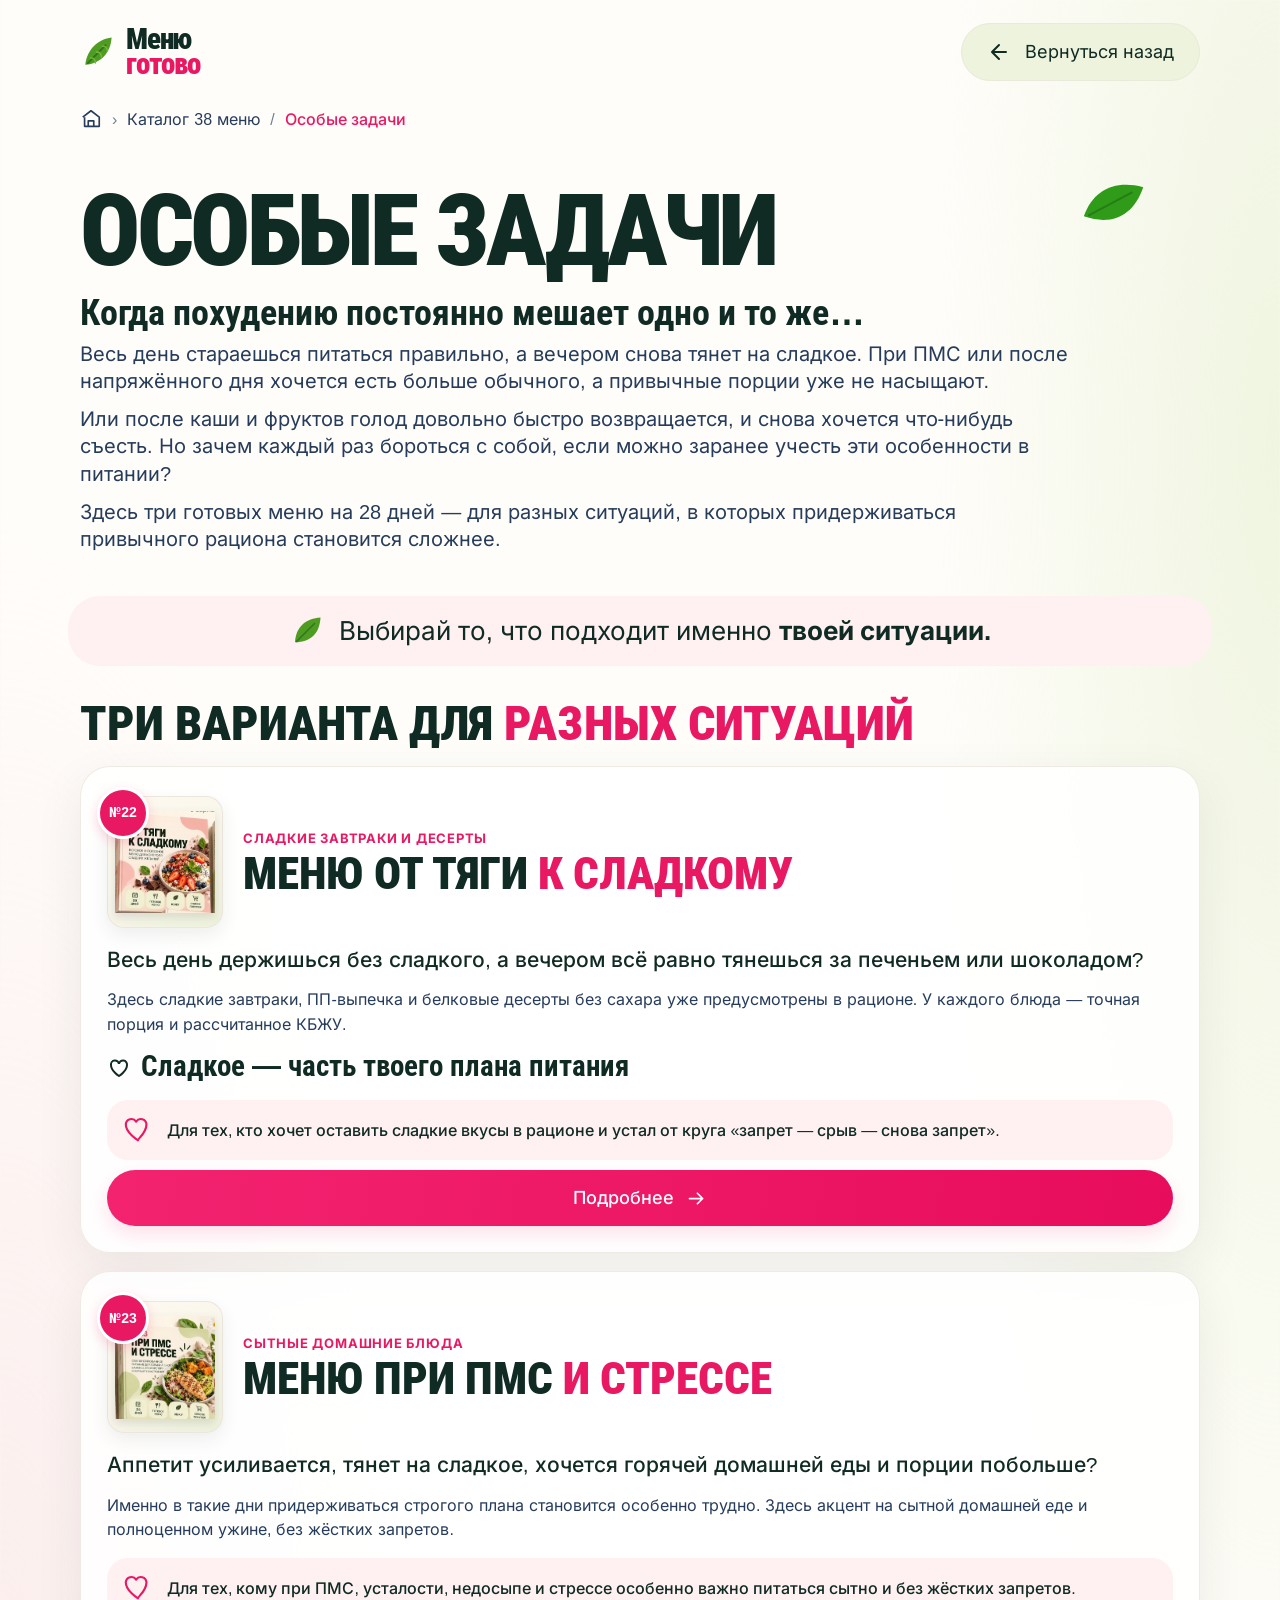
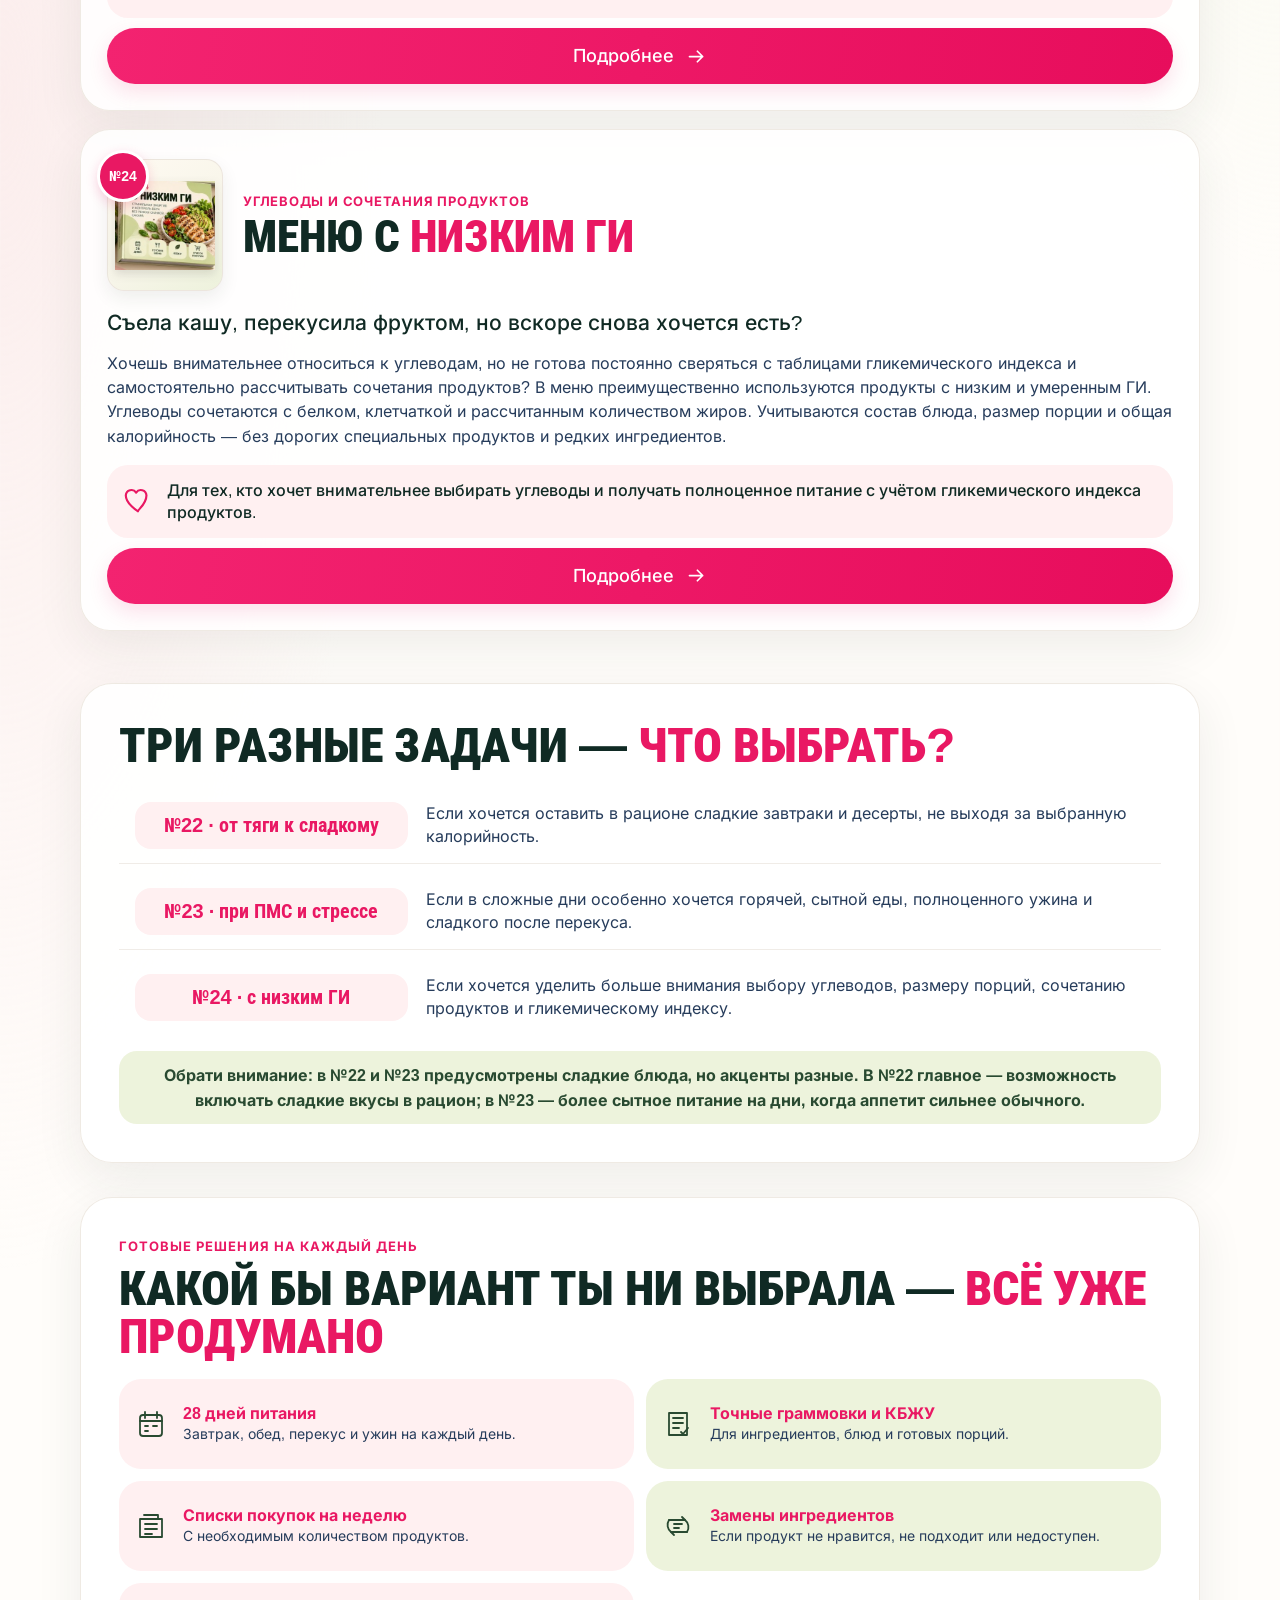
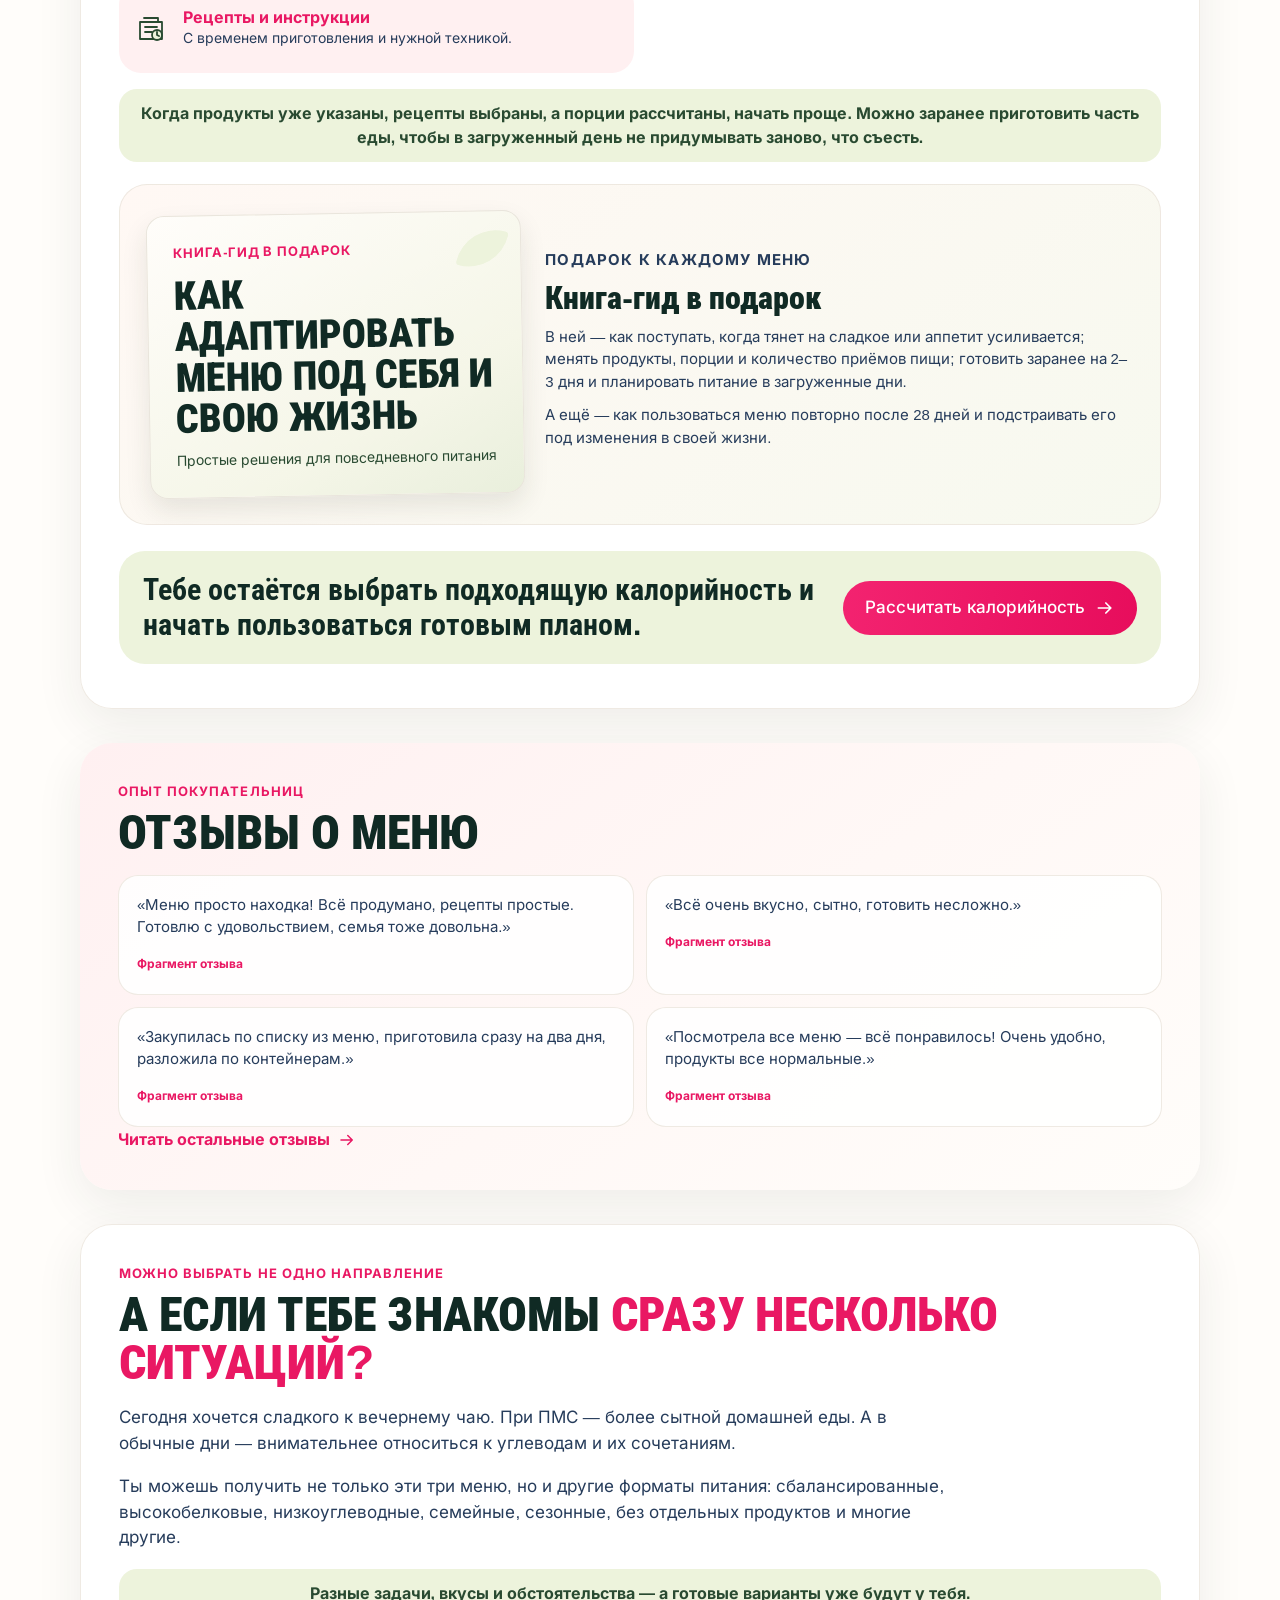
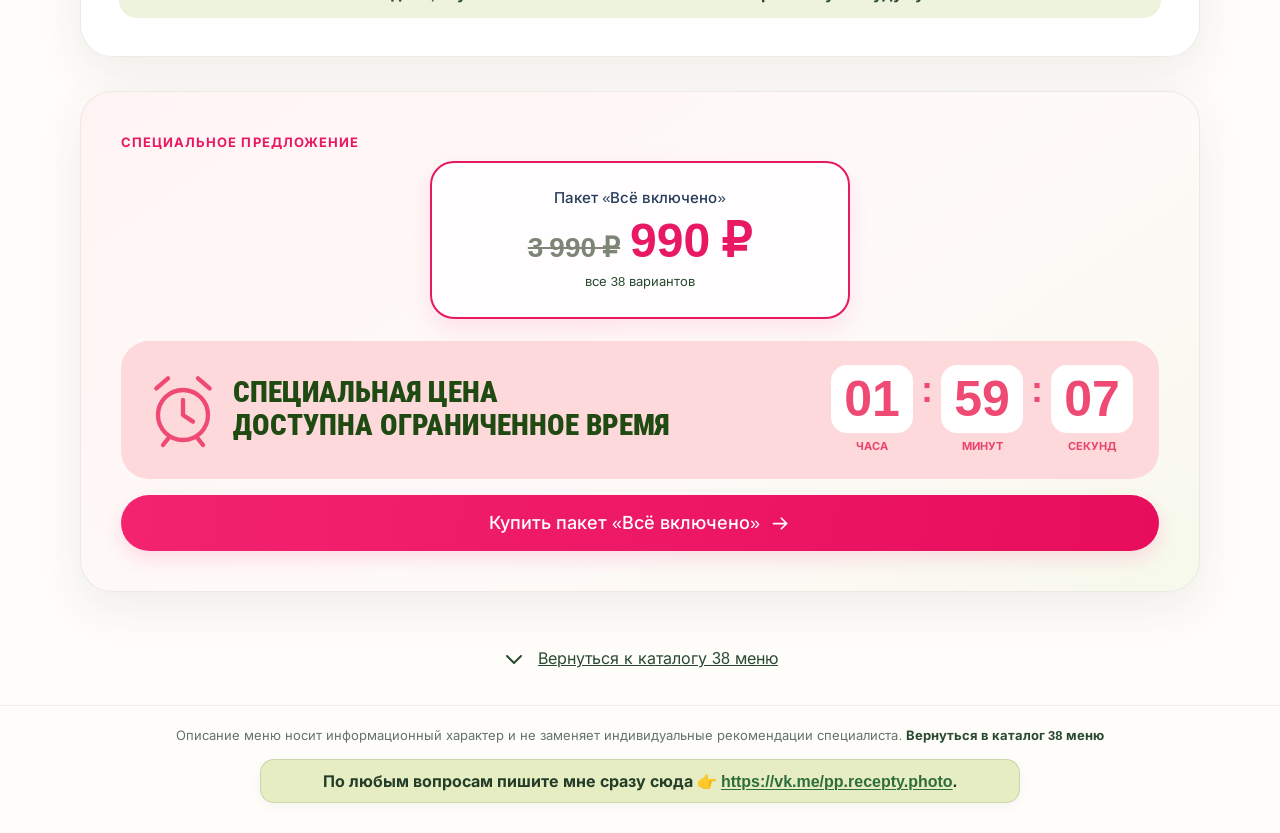
<file: osobye-zadachi.html>
<!doctype html>
<html lang="ru">
<head>
  <meta charset="utf-8">
  <meta name="viewport" content="width=device-width, initial-scale=1, viewport-fit=cover">
  <meta name="color-scheme" content="light only">
  <meta name="description" content="Три готовых меню на 28 дней для особых задач: тяги к сладкому, повышенного аппетита в сложные дни и внимательного выбора углеводов.">
  <title>Особые задачи — 3 меню на 28 дней | Меню готово</title>
  <style>
    @font-face{font-family:Inter;src:url("assets/fonts/inter-cyrillic-400.woff2") format("woff2");font-style:normal;font-weight:400;font-display:swap}
    @font-face{font-family:Inter;src:url("assets/fonts/inter-cyrillic-500.woff2") format("woff2");font-style:normal;font-weight:500;font-display:swap}
    @font-face{font-family:Inter;src:url("assets/fonts/inter-cyrillic-700.woff2") format("woff2");font-style:normal;font-weight:700;font-display:swap}
    @font-face{font-family:"Roboto Condensed";src:url("assets/fonts/roboto-condensed-cyrillic-700.woff2") format("woff2");font-style:normal;font-weight:700;font-display:swap}
    @font-face{font-family:"Roboto Condensed";src:url("assets/fonts/roboto-condensed-cyrillic-900.woff2") format("woff2");font-style:normal;font-weight:900;font-display:swap}
    :root{color-scheme:light;--ink:#102a24;--pink:#e91863;--navy:#263c5b;--green:#294a31;--leaf:#edf3dc;--rose:#fff0f1;--paper:#fffdfa;--line:#f0ece7;--shadow:0 16px 48px rgba(42,48,34,.08);font-family:Inter,Arial,sans-serif;color:var(--ink);background:var(--paper)}
    *{box-sizing:border-box}
    html{scroll-behavior:smooth}
    body{margin:0;min-width:320px;background:radial-gradient(ellipse at 0 30%,rgba(247,220,222,.48),transparent 24rem),radial-gradient(ellipse at 100% 8%,rgba(236,243,218,.8),transparent 22rem),var(--paper);font-size:16px;line-height:1.55}
    a{color:inherit}
    .shell{width:min(1120px,calc(100% - 56px));margin-inline:auto}
    .topbar{min-height:104px;display:flex;align-items:center;justify-content:space-between;gap:24px}
    .brand{display:inline-flex;align-items:center;gap:10px;text-decoration:none;line-height:.86}
    .brand-mark{width:36px;height:42px;display:grid;place-items:center}
    .brand-mark svg{width:34px;height:38px}
    .brand-word{display:grid;font-family:"Roboto Condensed",sans-serif;font-weight:900;font-size:29px;letter-spacing:-1.2px}
    .brand-word span:last-child{color:var(--pink)}
    .back{display:inline-flex;align-items:center;justify-content:center;gap:14px;min-height:58px;padding:0 25px;border:1px solid #e8eada;border-radius:999px;background:var(--leaf);text-decoration:none;font-size:18px;transition:transform .18s ease,background .18s ease}
    .back:hover{transform:translateY(-2px);background:#e5edcf}
    .back svg{width:24px;height:24px;flex:none}
    .crumbs{display:flex;align-items:center;flex-wrap:wrap;gap:10px;margin:3px 0 30px;color:var(--navy);font-size:16px}
    .crumbs a{text-decoration:none}
    .crumbs a:hover{text-decoration:underline}
    .crumbs .current{color:var(--pink);font-weight:500}
    .crumb-home{display:inline-flex;align-items:center}
    .crumb-home svg{width:22px;height:22px}
    .slash{color:#718098}
    .hero{position:relative;padding:4px 0 20px}
    .eyebrow{display:inline-flex;align-items:center;gap:9px;padding:7px 16px;border-radius:999px;background:var(--leaf);color:var(--green);font-size:13px;font-weight:700;letter-spacing:.06em;text-transform:uppercase}
    .eyebrow-dot{width:8px;height:8px;border-radius:50%;background:var(--pink)}
    h1{max-width:1000px;margin:18px 0 12px;font-family:"Roboto Condensed",Impact,sans-serif;font-size:clamp(48px,8.7vw,100px);font-weight:900;line-height:.94;letter-spacing:-.035em;text-transform:uppercase}
    h1 .accent,.accent{color:var(--pink)}
    .hero-lead{margin:16px 0 8px;font-family:"Roboto Condensed",sans-serif;font-size:clamp(24px,3.2vw,36px);font-weight:700;line-height:1.08}
    .hero-copy{max-width:990px;margin:0;color:var(--navy);font-size:clamp(16px,1.9vw,20px);font-weight:400;line-height:1.38}
    .hero-copy+.hero-copy{margin-top:10px}
    .hero-leaf{position:absolute;right:5%;top:10px;width:63px;height:63px;transform:rotate(17deg)}
    .hero-leaf path:first-child{fill:#2f9b18}
    .hero-leaf path:last-child{fill:none;stroke:#247d16;stroke-width:2}
    .banner{position:relative;display:flex;align-items:center;justify-content:center;gap:14px;margin:22px -12px;padding:15px 28px;border-radius:32px;background:var(--rose);font-size:clamp(18px,2.4vw,26px);text-align:center}
    .banner svg{width:36px;height:36px;flex:none}
    .banner p{margin:0}
    .menu-list{display:grid;gap:18px;padding-bottom:18px}
    .menu-card{padding:clamp(17px,2.4vw,26px);border:1px solid rgba(235,229,221,.8);border-radius:30px;background:rgba(255,255,255,.86);box-shadow:var(--shadow);overflow:hidden}
    .menu-heading{display:flex;align-items:center;gap:20px;min-height:138px;margin:0 0 15px}
    .cover-frame{position:relative;display:grid;place-items:center;flex:0 0 116px;width:116px;height:132px;padding:7px;border:1px solid rgba(235,229,221,.9);border-radius:17px;background:linear-gradient(145deg,#fffaf2,#f7f5e9 58%,#edf2dc);box-shadow:0 7px 18px rgba(42,48,34,.08)}
    .cover{display:block;width:100%;height:100%;object-fit:contain;filter:drop-shadow(0 4px 5px rgba(35,39,30,.13));transition:transform .2s ease}
    .menu-card:hover .cover{transform:translateY(-2px)}
    .number{position:absolute;z-index:2;left:-11px;top:-10px;display:grid;place-items:center;width:52px;height:52px;border:3px solid #fff;border-radius:50%;background:var(--pink);color:#fff;font-family:"Roboto Condensed",sans-serif;font-size:14px;font-weight:700;box-shadow:0 4px 12px rgba(233,24,99,.18)}
    .title-group{min-width:0}
    .title-kicker{margin:0 0 4px;color:var(--pink);font-size:13px;font-weight:700;letter-spacing:.06em;text-transform:uppercase}
    .menu-title{margin:0;font-family:"Roboto Condensed",sans-serif;font-size:clamp(30px,4.2vw,45px);font-weight:900;line-height:.98;text-transform:uppercase}
    .menu-title .pink{color:var(--pink)}
    .lead{margin:0 0 13px;font-size:clamp(17px,2vw,21px);font-weight:500;line-height:1.35}
    .description{margin:0;color:var(--navy);font-size:16px;line-height:1.52}
    .callout{display:grid;grid-template-columns:32px 1fr;align-items:center;gap:12px;margin:17px 0 10px;padding:14px 16px;border-radius:21px;background:var(--rose);font-size:16px;font-weight:500;line-height:1.4}
    .callout svg{width:30px;height:32px;fill:none;stroke:var(--pink);stroke-width:2.3;stroke-linecap:round;stroke-linejoin:round}
    .macro{display:flex;align-items:center;gap:10px;margin:14px 0 4px;font-family:"Roboto Condensed",sans-serif;font-size:clamp(22px,3vw,29px);font-weight:700;line-height:1.15}
    .macro svg{width:24px;height:26px;flex:none}
    .note{margin:4px 0 16px;padding-left:10px;color:var(--navy);font-size:15px;font-style:italic;line-height:1.45}
    .more{margin-top:8px}
    .more summary{display:flex;align-items:center;justify-content:center;gap:12px;min-height:56px;padding:12px 20px;border-radius:999px;background:linear-gradient(100deg,#f32370,#e70d5c);color:white;cursor:pointer;list-style:none;font-size:18px;font-weight:500;text-align:center;box-shadow:0 8px 20px rgba(233,24,99,.13);transition:filter .18s ease,transform .18s ease}
    .more summary::-webkit-details-marker{display:none}
    .more summary:hover{filter:saturate(1.12);transform:translateY(-1px)}
    .more summary svg{width:21px;height:21px;transition:transform .2s ease}
    .more[open] summary svg{transform:rotate(90deg)}
    .more-body{padding:14px 4px 3px;color:var(--navy);font-size:15px;animation:fade-in .18s ease-out}
    .more-body p{margin:0 0 12px}
    .more-link{display:inline-flex;align-items:center;gap:8px;color:var(--pink);font-weight:700;text-decoration:none}
    .more-link:hover{text-decoration:underline}
    .more-link svg{width:18px;height:18px}
    .section{margin:34px 0;padding:clamp(20px,4vw,38px);border:1px solid rgba(235,229,221,.8);border-radius:32px;background:rgba(255,255,255,.88);box-shadow:var(--shadow)}
    .section-kicker{margin:0 0 8px;color:var(--pink);font-size:13px;font-weight:700;letter-spacing:.08em;text-transform:uppercase}
    .section-title{margin:0 0 18px;font-family:"Roboto Condensed",sans-serif;font-size:clamp(30px,5vw,48px);font-weight:900;line-height:1;text-transform:uppercase}
    .section-intro{max-width:840px;margin:0 0 18px;color:var(--navy);font-size:17px;line-height:1.5}
    .choice-list{display:grid;gap:10px}
    .choice-row{display:grid;grid-template-columns:minmax(150px,.55fr) minmax(0,1.45fr);align-items:center;gap:18px;padding:14px 16px;border-bottom:1px solid var(--line)}
    .choice-row:last-child{border-bottom:0}
    .choice-label{display:inline-flex;align-items:center;justify-content:center;min-height:46px;padding:8px 12px;border-radius:16px;background:var(--rose);color:var(--pink);font-family:"Roboto Condensed",sans-serif;font-size:20px;font-weight:700;text-align:center}
    .choice-row p{margin:0;color:var(--navy);font-size:16px;line-height:1.45}
    .included-grid{display:grid;grid-template-columns:repeat(2,minmax(0,1fr));gap:12px}
    .included-item{display:grid;grid-template-columns:36px 1fr;align-items:center;gap:12px;min-height:90px;padding:16px;border-radius:22px;background:var(--rose)}
    .included-item:nth-child(even){background:var(--leaf)}
    .included-item svg{width:32px;height:32px;fill:none;stroke:var(--green);stroke-width:1.8;stroke-linecap:round;stroke-linejoin:round}
    .included-item strong{display:block;color:var(--pink);font-size:16px;line-height:1.3}
    .included-item span{display:block;color:var(--navy);font-size:14px;line-height:1.4}
    .cta{display:flex;align-items:center;justify-content:space-between;gap:20px;margin:26px 0 6px;padding:22px 24px;border-radius:26px;background:var(--leaf)}
    .cta p{margin:0;font-family:"Roboto Condensed",sans-serif;font-size:clamp(22px,3vw,30px);font-weight:700;line-height:1.15}
    .cta a{display:inline-flex;align-items:center;justify-content:center;gap:10px;min-height:54px;padding:12px 22px;border-radius:999px;background:linear-gradient(100deg,#f32370,#e70d5c);color:white;text-decoration:none;font-size:17px;font-weight:500;white-space:nowrap}
    .cta a svg{width:20px;height:20px}
    .endnote{display:flex;justify-content:center;align-items:center;gap:12px;padding:20px 0 34px;color:var(--green);font-size:16px;text-align:center}
    .endnote svg{width:24px;height:24px;flex:none}
    .site-footer{padding:19px 0 30px;border-top:1px solid var(--line);color:#64736b;font-size:13px;text-align:center}
    .site-footer a{color:var(--green);font-weight:700;text-decoration:none}
    .offer-deck{margin:34px 0;padding:clamp(22px,4vw,40px);border:1px solid rgba(235,229,221,.8);border-radius:32px;background:linear-gradient(145deg,#fff4f3,#fffafa 55%,#f7f9ec);box-shadow:var(--shadow)}
    .offer-kicker{margin:0 0 9px;color:var(--pink);font-size:13px;font-weight:700;letter-spacing:.08em;text-transform:uppercase}
    .offer-title{max-width:900px;margin:0 0 14px;font-family:"Roboto Condensed",sans-serif;font-size:clamp(30px,5vw,48px);font-weight:900;line-height:1;text-transform:uppercase}
    .offer-intro{max-width:900px;margin:0 0 20px;color:var(--navy);font-size:17px;line-height:1.5}
    .price-grid{display:grid;grid-template-columns:repeat(3,minmax(0,1fr));gap:12px}
    .price-card{display:flex;flex-direction:column;align-items:center;justify-content:center;min-height:158px;padding:18px;border:1px solid #ece8e3;border-radius:24px;background:#fff;text-align:center}
    .price-card.featured{border:2px solid var(--pink);background:#fffdfd;box-shadow:0 10px 24px rgba(233,24,99,.1)}
    .price-card span{color:var(--navy);font-size:15px;font-weight:500;line-height:1.35}
    .price-card strong{display:block;margin:9px 0 2px;color:var(--pink);font-family:"Roboto Condensed",sans-serif;font-size:clamp(34px,5vw,48px);font-weight:900;line-height:1}
    .price-card small{color:var(--green);font-size:13px}
    .offer-note{margin:17px 0 15px;padding:13px 16px;border-radius:18px;background:var(--rose);color:var(--navy);font-weight:500;text-align:center}
    .offer-button{display:flex;align-items:center;justify-content:center;gap:10px;min-height:56px;margin-top:16px;padding:13px 20px;border-radius:999px;background:linear-gradient(100deg,#f32370,#e70d5c);color:#fff;text-decoration:none;font-size:18px;font-weight:500;box-shadow:0 8px 20px rgba(233,24,99,.13)}
    .offer-button svg{width:21px;height:21px}
    .calc-card{display:grid;grid-template-columns:64px minmax(0,1fr) auto;align-items:center;gap:18px;margin:22px 0 6px;padding:22px;border:1px solid rgba(235,229,221,.8);border-radius:28px;background:#fff;box-shadow:var(--shadow)}
    .calc-icon{display:grid;place-items:center;width:64px;height:64px;border-radius:19px;background:#f0e8ff;color:#7653bb}
    .calc-icon svg{width:42px;height:42px;fill:none;stroke:currentColor;stroke-width:1.8;stroke-linecap:round;stroke-linejoin:round}
    .calc-title{margin:0 0 5px;font-family:"Roboto Condensed",sans-serif;font-size:clamp(22px,3vw,30px);font-weight:700;line-height:1.1}
    .calc-copy p{margin:0;color:var(--navy);font-size:15px;line-height:1.4}
    .calc-range{display:inline-block;margin-top:8px;padding:5px 10px;border-radius:999px;background:var(--leaf);color:var(--green);font-size:13px}
    .calc-button{display:inline-flex;align-items:center;justify-content:center;gap:8px;min-height:48px;padding:11px 17px;border-radius:999px;background:#7453c7;color:white;text-decoration:none;font-size:15px;font-weight:500;white-space:nowrap}
    .calc-button svg{width:19px;height:19px}

    .intro-panel{margin:22px 0 30px;padding:clamp(20px,3.2vw,34px);border:1px solid rgba(235,229,221,.8);border-radius:32px;background:linear-gradient(145deg,#fff0f1,#fff8f8 57%,#fffdfa);box-shadow:var(--shadow)}
    .intro-panel p{margin:0 0 13px;color:var(--navy);font-size:clamp(16px,1.9vw,21px);line-height:1.48}
    .intro-panel .problem-strong{color:var(--pink);font-size:clamp(18px,2.2vw,24px);font-weight:700;line-height:1.35}
    .intro-highlight{display:grid;grid-template-columns:38px 1fr;align-items:center;gap:12px;margin-top:18px;padding:14px 16px;border-radius:20px;background:rgba(255,255,255,.72)}
    .intro-highlight p{margin:0;font-size:clamp(15px,1.7vw,18px)}
    .intro-highlight strong{color:var(--pink)}
    .intro-leaf{display:grid;place-items:center;width:36px;height:36px;border-radius:50%;background:var(--leaf);color:var(--green);font-size:22px}
    .list-heading{margin:34px 0 18px}
    .compare-foot{margin:16px 0 0;padding:12px 16px;border-radius:18px;background:var(--leaf);color:var(--green);font-weight:700;text-align:center}
    .guide-card{display:grid;grid-template-columns:minmax(220px,.78fr) minmax(0,1.22fr);align-items:stretch;gap:22px;margin:22px 0 0;padding:clamp(18px,3vw,28px);border:1px solid rgba(235,229,221,.8);border-radius:28px;background:linear-gradient(145deg,#fff8f4,#f7f9ef);overflow:hidden}
    .guide-cover{position:relative;display:flex;flex-direction:column;justify-content:center;min-height:240px;padding:26px;border:1px solid #e9e5dc;border-radius:18px;background:linear-gradient(150deg,#fffdfa 0%,#f5f6e8 68%,#e9efdc 100%);box-shadow:0 12px 26px rgba(42,48,34,.1);transform:rotate(-1deg)}
    .guide-cover:before{content:"";position:absolute;right:16px;top:15px;width:44px;height:44px;border-radius:44px 4px 44px 4px;background:var(--leaf);transform:rotate(15deg)}
    .guide-cover small{position:relative;color:var(--pink);font-size:13px;font-weight:700;letter-spacing:.06em;text-transform:uppercase}
    .guide-cover strong{position:relative;display:block;margin:14px 0 10px;font-family:"Roboto Condensed",sans-serif;font-size:clamp(27px,3.7vw,40px);font-weight:900;line-height:1.02;text-transform:uppercase}
    .guide-cover em{position:relative;color:var(--green);font-size:14px;font-style:normal}
    .guide-copy{align-self:center}
    .guide-copy h3{margin:0 0 10px;font-family:"Roboto Condensed",sans-serif;font-size:clamp(24px,3vw,32px);font-weight:900;line-height:1.05}
    .guide-copy p{margin:0 0 11px;color:var(--navy);font-size:15px;line-height:1.5}
    .included-foot{margin:17px 0 0;padding:13px 16px;border-radius:18px;background:var(--leaf);color:var(--green);font-weight:500;text-align:center}
    .review-strip{margin:34px 0;padding:clamp(20px,4vw,38px);border-radius:32px;background:linear-gradient(145deg,#fff0f1,#fff8f6 55%,#fffdfa);box-shadow:var(--shadow)}
    .review-grid{display:grid;grid-template-columns:repeat(3,minmax(0,1fr));gap:12px}
    .review-card{margin:0;padding:18px;border:1px solid rgba(235,229,221,.8);border-radius:20px;background:rgba(255,255,255,.86)}
    .review-card p{margin:0 0 12px;color:var(--navy);font-size:15px;line-height:1.45}
    .review-card cite{color:var(--pink);font-size:12px;font-style:normal;font-weight:700}
    .review-summary{margin:18px 0 12px;padding:13px 16px;border-radius:18px;background:var(--rose);font-weight:700;text-align:center}
    .multi-box{margin:34px 0;padding:clamp(20px,4vw,38px);border:1px solid rgba(235,229,221,.8);border-radius:32px;background:linear-gradient(145deg,#f7f9ef,#fffdfa);box-shadow:var(--shadow)}
    .multi-box>p:not(.section-kicker){max-width:900px;margin:0 0 14px;color:var(--navy);font-size:17px;line-height:1.5}
    .multi-box .multi-note{padding:13px 16px;border-radius:18px;background:var(--rose);font-size:15px}
    .multi-box .offer-button{margin-top:18px}
    @media(max-width:760px){
      .guide-card{grid-template-columns:1fr;gap:16px}
      .guide-cover{min-height:190px;padding:22px}
      .review-grid{grid-template-columns:1fr}
      .intro-highlight{grid-template-columns:30px minmax(0,1fr);gap:10px}
      .intro-leaf{width:30px;height:30px;font-size:18px}
    }
    @media(max-width:420px){
      .intro-panel{padding:17px;border-radius:24px}
      .list-heading{margin:26px 0 14px}
      .review-card{padding:15px}
      .multi-box{padding:18px 14px;border-radius:24px}
      .multi-box>p:not(.section-kicker){font-size:15px}
    }

    @keyframes fade-in{from{opacity:0;transform:translateY(-4px)}to{opacity:1;transform:translateY(0)}}
    @media(max-width:760px){
      .shell{width:min(100% - 32px,600px)}
      .topbar{min-height:82px}
      .brand-word{font-size:24px}
      .brand-mark{width:30px;height:34px}
      .brand-mark svg{width:29px;height:33px}
      .back{min-height:48px;padding:0 16px;gap:8px;font-size:14px}
      .back svg{width:20px;height:20px}
      .crumbs{gap:7px;margin:2px 0 24px;font-size:13px}
      .hero{padding-top:0}
      h1{font-size:clamp(42px,11vw,68px)}
      .hero-leaf{width:42px;height:42px;right:4px;top:2px}
      .banner{margin:18px 0;padding:13px 16px;border-radius:24px}
      .banner svg{width:28px;height:28px}
      .menu-card{padding:12px;border-radius:24px}
      .menu-heading{gap:13px;min-height:0;margin-bottom:12px}
      .cover-frame{flex-basis:88px;width:88px;height:106px;padding:5px;border-radius:15px}
      .number{left:-7px;top:-7px;width:43px;height:43px;font-size:12px;border-width:3px}
      .menu-title{font-size:clamp(25px,6vw,36px)}
      .description{font-size:15px}
      .callout{font-size:15px}
      .choice-row{grid-template-columns:minmax(104px,.55fr) minmax(0,1.45fr);gap:12px;padding:12px 4px}
      .choice-label{font-size:17px}
      .choice-row p{font-size:14px}
      .included-grid{grid-template-columns:1fr}
      .price-grid{grid-template-columns:1fr}
      .price-card{min-height:120px}
      .calc-card{grid-template-columns:52px minmax(0,1fr);gap:12px;padding:16px}
      .calc-icon{width:52px;height:52px;border-radius:15px}
      .calc-icon svg{width:34px;height:34px}
      .calc-button{grid-column:1/-1;width:100%;white-space:normal}
    }
    @media(max-width:420px){
      .shell{width:calc(100% - 24px)}
      .topbar{gap:8px}
      .back{padding:0 12px;font-size:13px}
      .crumbs{font-size:12px}
      h1{font-size:42px}
      .hero-copy{font-size:18px}
      .menu-heading{gap:10px}
      .cover-frame{flex-basis:78px;width:78px;height:94px;padding:4px}
      .number{left:-6px;top:-6px;width:39px;height:39px;font-size:11px}
      .menu-title{font-size:clamp(22px,6.7vw,29px)}
      .choice-row{grid-template-columns:92px minmax(0,1fr);gap:10px}
      .choice-label{min-height:40px;padding:6px;font-size:15px}
      .choice-row p{font-size:13px}
      .section{padding:18px 14px;border-radius:24px}
      .included-item{padding:13px}
    }
    @media(prefers-reduced-motion:reduce){html{scroll-behavior:auto}*,*:before,*:after{animation-duration:.01ms!important;animation-iteration-count:1!important;transition-duration:.01ms!important}}

    .question-panel{margin:20px 0 30px;padding:clamp(20px,4vw,34px);border:1px solid rgba(235,229,221,.8);border-radius:32px;background:rgba(255,255,255,.88);box-shadow:var(--shadow)}
    .question-list{display:grid;gap:12px}
    .question-row{display:grid;grid-template-columns:42px minmax(0,1fr);align-items:center;gap:16px;min-height:68px;padding:14px 18px;border-radius:22px;background:var(--rose)}
    .question-row svg{width:31px;height:31px;fill:none;stroke:var(--pink);stroke-width:2.5;stroke-linecap:round;stroke-linejoin:round}
    .question-row p{margin:0;color:var(--navy);font-size:clamp(16px,2vw,20px);line-height:1.4}
    .list-heading{margin:34px 0 18px}
    .special-page .review-grid{grid-template-columns:repeat(2,minmax(0,1fr))}
    .special-page .review-card{min-height:120px}
    @media(max-width:760px){
      .question-panel{padding:20px 16px;border-radius:25px}
      .question-row{grid-template-columns:32px minmax(0,1fr);gap:11px;padding:12px 14px}
      .question-row svg{width:26px;height:26px}
      .special-page .review-grid{grid-template-columns:1fr}
    }
    @media(max-width:420px){
      .question-panel{padding:18px 12px}
      .question-row{grid-template-columns:28px minmax(0,1fr);gap:9px;padding:12px}
      .question-row p{font-size:15px}
    }

    .price-grid.featured-only{grid-template-columns:minmax(0,1fr)}
    .price-grid.featured-only .price-card.featured{width:100%;max-width:420px;justify-self:center}
/* Акционная цена и таймер — те же двухчасовые ключи, что и на главной. */
    .offer-prices{display:flex;align-items:baseline;justify-content:center;gap:10px;flex-wrap:wrap;margin:9px 0 2px}
    .price-card .offer-prices strong{margin:0}
    .offer-old-price{color:#7d8577;font-family:"Roboto Condensed",sans-serif;font-size:clamp(20px,3.2vw,28px);font-weight:700;text-decoration:line-through;text-decoration-thickness:2px;white-space:nowrap}
    .offer-current-price{white-space:nowrap}
    .offer-button{width:100%;font-family:inherit;cursor:pointer;border:0;appearance:none;text-align:center}
    .offer-button:focus-visible{outline:3px solid #dbe77b;outline-offset:3px}
    .offer-button svg{flex:none}
    .s9t{--hd:"Roboto Condensed",sans-serif;--bd:Inter,Arial,sans-serif;position:relative;margin:22px 0 0;background:#fed9dc;border-radius:28px;padding:24px 26px 26px 112px;display:flex;align-items:center;justify-content:space-between;gap:16px;flex-wrap:wrap}
    .s9t .al{position:absolute;left:22px;top:50%;margin-top:-42px;width:80px;height:84px;fill:none;stroke:#ee4a74;stroke-width:2.6;stroke-linecap:round;stroke-linejoin:round}
    .s9t .tt{font:900 clamp(18px,2.6vw,29px)/1.15 var(--hd);text-transform:uppercase;color:#1f4a12}
    .s9t .tt span{display:block;color:#1f4a12}
    .tm{display:flex;align-items:flex-start;gap:8px}
    .tm .u{text-align:center}
    .tm .u b{display:block;min-width:clamp(56px,8vw,82px);background:#fff;border-radius:16px;padding:8px 6px;font:900 clamp(30px,4.6vw,50px)/1.05 var(--hd);color:#ee4a74}
    .tm .u small{display:block;margin-top:6px;font:700 11px var(--bd);color:#e8456a;text-transform:uppercase}
    .tm .cl{font:900 36px/1.4 var(--hd);color:#ee4a74}
    .kc{position:fixed;inset:0;z-index:1000;display:grid;place-items:center;padding:18px;background:rgba(30,45,20,.58);backdrop-filter:blur(3px);overflow:auto}
    .kc[hidden]{display:none}
    .kc-b{--hd:"Roboto Condensed",sans-serif;--bd:Inter,Arial,sans-serif;position:relative;width:min(100%,620px);background:linear-gradient(160deg,#fff8f1,#fde8e8);border-radius:36px;padding:34px 28px 26px;box-shadow:0 30px 80px rgba(0,0,0,.35)}
    .kc-x{position:absolute;right:16px;top:12px;width:44px;height:44px;border:0;border-radius:50%;background:#fff;color:#17220d;font:700 28px/1 var(--bd);cursor:pointer;box-shadow:0 4px 12px rgba(0,0,0,.12)}
    .kc-b h3{font:900 clamp(26px,5vw,38px)/1.05 var(--hd);text-transform:uppercase;margin:0 40px 6px 0;color:#17220d}
    .kc-s{margin:0 0 18px;color:#5b6150;font-size:15.5px}
    .kc-g{display:grid;grid-template-columns:repeat(3,minmax(0,1fr));gap:10px}
    .kc-g a{display:block;text-align:center;text-decoration:none;background:linear-gradient(135deg,#f25679,#f4809a);color:#fff;border-radius:18px;padding:15px 6px;font:900 clamp(20px,4.6vw,26px)/1 var(--hd);box-shadow:0 8px 18px rgba(242,86,121,.28);transition:transform .15s}
    .kc-g a small{display:block;font:500 12px var(--bd);opacity:.9;margin-top:4px}
    .kc-g a:hover{transform:translateY(-2px)}
    .kc-q{display:block;margin-top:18px;background:#e6edc9;border-radius:24px;padding:16px 20px;text-decoration:none;color:#17220d}
    .kc-q b{display:block;font:900 clamp(17px,3.6vw,21px)/1.15 var(--hd);text-transform:uppercase}
    .kc-q span{display:block;margin-top:4px;font:700 16px var(--bd);color:#ee4a74}
    .kc-q[hidden]{display:none}
    @media(max-width:820px){
      .s9t{padding:104px 18px 24px;justify-content:center;text-align:center}
      .s9t .al{left:50%;margin-left:-40px;top:13px;margin-top:0}
      .s9t .tt{width:100%;text-align:center}
    }
    @media(max-width:560px){
      .kc-b{padding:62px 18px 22px;border-radius:28px}
      .kc-x{right:10px;top:10px}
      .kc-g{grid-template-columns:repeat(2,minmax(0,1fr))}
      .tm{justify-content:center;gap:5px}
      .tm .u b{min-width:48px;padding:8px 4px;font-size:28px}
      .tm .cl{font-size:30px}
      .offer-prices{gap:8px}
    }
</style>
<link rel="stylesheet" href="./assets/footer-contact-v2.css">
</head>
<body class="special-page">
  <header class="shell">
    <div class="topbar">
      <a class="brand" href="./" aria-label="Меню готово — на главную">
        <span class="brand-mark" aria-hidden="true"><svg viewBox="0 0 40 44"><path d="M5 37C7 19 20 7 36 5c-1 18-13 31-31 32Z" fill="#4f9c23"/><path d="M8 35 29 14" fill="none" stroke="#2e741d" stroke-width="2.2" stroke-linecap="round"/><path d="M11 29c4 0 6 2 6 6M18 22c4 0 6 2 6 6M25 15c4 0 6 2 6 6" fill="none" stroke="#78b843" stroke-width="1.5" stroke-linecap="round"/></svg></span>
        <span class="brand-word"><span>Меню</span><span>готово</span></span>
      </a>
      <a class="back" href="./#catalog">
        <svg viewBox="0 0 24 24" fill="none" stroke="currentColor" stroke-width="2" stroke-linecap="round" stroke-linejoin="round" aria-hidden="true"><path d="M19 12H5M12 19l-7-7 7-7"/></svg>
        Вернуться назад
      </a>
    </div>
    <nav class="crumbs" aria-label="Хлебные крошки">
      <a class="crumb-home" href="./" aria-label="Главная"><svg viewBox="0 0 24 24" fill="none" stroke="currentColor" stroke-width="1.8" stroke-linejoin="round" aria-hidden="true"><path d="m3 10 9-7 9 7v10H5V10"/><path d="M9 20v-6h6v6"/></svg></a>
      <span class="slash">›</span><a href="./#catalog">Каталог 38 меню</a><span class="slash">/</span><span class="current" aria-current="page">Особые задачи</span>
    </nav>
  </header>

  <main class="shell">
    <section class="hero" aria-labelledby="page-title">
      <svg class="hero-leaf" viewBox="0 0 64 64" aria-hidden="true"><path d="M8 53C9 24 28 8 57 7c-1 29-17 47-49 46Z"/><path d="M12 51 48 15"/></svg>
      <h1 id="page-title">Особые задачи</h1>
      <p class="hero-lead">Когда похудению постоянно мешает одно и то же…</p>
      <p class="hero-copy">Весь день стараешься питаться правильно, а вечером снова тянет на сладкое. При ПМС или после напряжённого дня хочется есть больше обычного, а привычные порции уже не насыщают.</p>
      <p class="hero-copy">Или после каши и фруктов голод довольно быстро возвращается, и снова хочется что-нибудь съесть. Но зачем каждый раз бороться с собой, если можно заранее учесть эти особенности в питании?</p>
      <p class="hero-copy">Здесь три готовых меню на 28 дней — для разных ситуаций, в которых придерживаться привычного рациона становится сложнее.</p>
    </section>

    <div class="banner"><svg viewBox="0 0 48 48" aria-hidden="true"><path d="M8 39C9 18 23 7 42 6c-1 20-12 33-34 33Z" fill="#4f9c23"/><path d="M10 38 34 14" fill="none" stroke="#2d781c" stroke-width="2" stroke-linecap="round"/></svg><p>Выбирай то, что подходит именно <strong>твоей ситуации.</strong></p></div>

    <div class="list-heading"><h2 class="section-title">Три варианта для <span class="accent">разных ситуаций</span></h2></div>
    <div class="menu-list" aria-label="Три меню для особых задач">
      <article class="menu-card" id="menu-22">
        <div class="menu-heading"><div class="cover-frame"><img class="cover" src="assets/menu-special-22.jpg" alt="Обложка меню №22 «От тяги к сладкому»" width="255" height="260" loading="lazy"><span class="number">№22</span></div><div class="title-group"><p class="title-kicker">Сладкие завтраки и десерты</p><h3 class="menu-title">Меню от тяги <span class="pink">к сладкому</span></h3></div></div>
        <p class="lead">Весь день держишься без сладкого, а вечером всё равно тянешься за печеньем или шоколадом?</p>
        <p class="description">Здесь сладкие завтраки, ПП-выпечка и белковые десерты без сахара уже предусмотрены в рационе. У каждого блюда — точная порция и рассчитанное КБЖУ.</p>
        <p class="macro"><svg viewBox="0 0 24 24" fill="none" stroke="currentColor" stroke-width="2" aria-hidden="true"><path d="M12 21s-8-5-8-11a4 4 0 0 1 8-1 4 4 0 0 1 8 1c0 6-8 11-8 11Z"/></svg>Сладкое — часть твоего плана питания</p>
        <div class="callout"><svg viewBox="0 0 32 32" aria-hidden="true"><path d="M16 27S3 19 3 10a6 6 0 0 1 11-3 6 6 0 0 1 11 3c0 9-9 15-9 17Z"/></svg><span>Для тех, кто хочет оставить сладкие вкусы в рационе и устал от круга «запрет — срыв — снова запрет».</span></div>
        <details class="more"><summary>Подробнее <svg viewBox="0 0 24 24" fill="none" stroke="currentColor" stroke-width="2" stroke-linecap="round" stroke-linejoin="round" aria-hidden="true"><path d="M4 12h15M13 6l6 6-6 6"/></svg></summary><div class="more-body"><p>Сладкие завтраки, ПП-выпечка и белковые десерты без сахара уже включены в рацион. Блюда, порции и КБЖУ рассчитаны — не нужно самостоятельно решать, как вписать их в выбранную калорийность.</p><a class="more-link" href="./#offer">Посмотреть предложение «Всё включено» <svg viewBox="0 0 24 24" fill="none" stroke="currentColor" stroke-width="2" stroke-linecap="round" stroke-linejoin="round" aria-hidden="true"><path d="M4 12h15M13 6l6 6-6 6"/></svg></a></div></details>
      </article>

      <article class="menu-card" id="menu-23">
        <div class="menu-heading"><div class="cover-frame"><img class="cover" src="assets/menu-special-23.jpg" alt="Обложка меню №23 «При ПМС и стрессе»" width="251" height="260" loading="lazy"><span class="number">№23</span></div><div class="title-group"><p class="title-kicker">Сытные домашние блюда</p><h3 class="menu-title">Меню при ПМС <span class="pink">и стрессе</span></h3></div></div>
        <p class="lead">Аппетит усиливается, тянет на сладкое, хочется горячей домашней еды и порции побольше?</p>
        <p class="description">Именно в такие дни придерживаться строгого плана становится особенно трудно. Здесь акцент на сытной домашней еде и полноценном ужине, без жёстких запретов.</p>
        <div class="callout"><svg viewBox="0 0 32 32" aria-hidden="true"><path d="M16 27S3 19 3 10a6 6 0 0 1 11-3 6 6 0 0 1 11 3c0 9-9 15-9 17Z"/></svg><span>Для тех, кому при ПМС, усталости, недосыпе и стрессе особенно важно питаться сытно и без жёстких запретов.</span></div>
        <details class="more"><summary>Подробнее <svg viewBox="0 0 24 24" fill="none" stroke="currentColor" stroke-width="2" stroke-linecap="round" stroke-linejoin="round" aria-hidden="true"><path d="M4 12h15M13 6l6 6-6 6"/></svg></summary><div class="more-body"><p>Меню помогает заранее спланировать более сытные домашние блюда и полноценные приёмы пищи на 28 дней. Порции и КБЖУ уже рассчитаны, поэтому не нужно собирать рацион по отдельным рецептам.</p><a class="more-link" href="./#offer">Посмотреть предложение «Всё включено» <svg viewBox="0 0 24 24" fill="none" stroke="currentColor" stroke-width="2" stroke-linecap="round" stroke-linejoin="round" aria-hidden="true"><path d="M4 12h15M13 6l6 6-6 6"/></svg></a></div></details>
      </article>

      <article class="menu-card" id="menu-24">
        <div class="menu-heading"><div class="cover-frame"><img class="cover" src="assets/menu-special-24.jpg" alt="Обложка меню №24 «С низким ГИ»" width="280" height="250" loading="lazy"><span class="number">№24</span></div><div class="title-group"><p class="title-kicker">Углеводы и сочетания продуктов</p><h3 class="menu-title">Меню с <span class="pink">низким ГИ</span></h3></div></div>
        <p class="lead">Съела кашу, перекусила фруктом, но вскоре снова хочется есть?</p>
        <p class="description">Хочешь внимательнее относиться к углеводам, но не готова постоянно сверяться с таблицами гликемического индекса и самостоятельно рассчитывать сочетания продуктов? В меню преимущественно используются продукты с низким и умеренным ГИ. Углеводы сочетаются с белком, клетчаткой и рассчитанным количеством жиров. Учитываются состав блюда, размер порции и общая калорийность — без дорогих специальных продуктов и редких ингредиентов.</p>
        <div class="callout"><svg viewBox="0 0 32 32" aria-hidden="true"><path d="M16 27S3 19 3 10a6 6 0 0 1 11-3 6 6 0 0 1 11 3c0 9-9 15-9 17Z"/></svg><span>Для тех, кто хочет внимательнее выбирать углеводы и получать полноценное питание с учётом гликемического индекса продуктов.</span></div>
        <details class="more"><summary>Подробнее <svg viewBox="0 0 24 24" fill="none" stroke="currentColor" stroke-width="2" stroke-linecap="round" stroke-linejoin="round" aria-hidden="true"><path d="M4 12h15M13 6l6 6-6 6"/></svg></summary><div class="more-body"><p>В этом плане учитываются не только показатели ГИ, но и состав блюд, размер порций и общая калорийность. Продукты остаются привычными — не нужны дорогие специальные диетические ингредиенты.</p><a class="more-link" href="./#offer">Посмотреть предложение «Всё включено» <svg viewBox="0 0 24 24" fill="none" stroke="currentColor" stroke-width="2" stroke-linecap="round" stroke-linejoin="round" aria-hidden="true"><path d="M4 12h15M13 6l6 6-6 6"/></svg></a></div></details>
      </article>
    </div>

    <section class="section" aria-labelledby="compare-title">
      <h2 class="section-title" id="compare-title">Три разные задачи — <span class="accent">что выбрать?</span></h2>
      <div class="choice-list">
        <div class="choice-row"><span class="choice-label">№22 · от тяги к сладкому</span><p>Если хочется оставить в рационе сладкие завтраки и десерты, не выходя за выбранную калорийность.</p></div>
        <div class="choice-row"><span class="choice-label">№23 · при ПМС и стрессе</span><p>Если в сложные дни особенно хочется горячей, сытной еды, полноценного ужина и сладкого после перекуса.</p></div>
        <div class="choice-row"><span class="choice-label">№24 · с низким ГИ</span><p>Если хочется уделить больше внимания выбору углеводов, размеру порций, сочетанию продуктов и гликемическому индексу.</p></div>
      </div>
      <div class="compare-foot">Обрати внимание: в №22 и №23 предусмотрены сладкие блюда, но акценты разные. В №22 главное — возможность включать сладкие вкусы в рацион; в №23 — более сытное питание на дни, когда аппетит сильнее обычного.</div>
    </section>

    <section class="section" aria-labelledby="included-title">
      <p class="section-kicker">Готовые решения на каждый день</p>
      <h2 class="section-title" id="included-title">Какой бы вариант ты ни выбрала — <span class="accent">всё уже продумано</span></h2>
      <div class="included-grid">
        <div class="included-item"><svg viewBox="0 0 32 32" aria-hidden="true"><rect x="5" y="7" width="22" height="21" rx="3"/><path d="M10 4v6M22 4v6M5 13h22M10 18h3M18 18h4M10 23h3"/></svg><div><strong>28 дней питания</strong><span>Завтрак, обед, перекус и ужин на каждый день.</span></div></div>
        <div class="included-item"><svg viewBox="0 0 32 32" aria-hidden="true"><path d="M7 5h18v22H7zM11 10h10M11 15h10M11 20h6"/><path d="m19 24 2 2 5-6"/></svg><div><strong>Точные граммовки и КБЖУ</strong><span>Для ингредиентов, блюд и готовых порций.</span></div></div>
        <div class="included-item"><svg viewBox="0 0 32 32" aria-hidden="true"><path d="M5 9h22v18H5zM9 5h14v4M10 14h12M10 19h12M10 24h7"/></svg><div><strong>Списки покупок на неделю</strong><span>С необходимым количеством продуктов.</span></div></div>
        <div class="included-item"><svg viewBox="0 0 32 32" aria-hidden="true"><path d="M7 10h16l-3-3M25 22H9l3 3"/><path d="M23 10a9 9 0 0 1 2 12M9 22a9 9 0 0 1-2-12"/><path d="M12 14h8M12 18h5"/></svg><div><strong>Замены ингредиентов</strong><span>Если продукт не нравится, не подходит или недоступен.</span></div></div>
        <div class="included-item"><svg viewBox="0 0 32 32" aria-hidden="true"><path d="M5 10h22v17H5zM9 6h14v4M10 15h12M10 20h7"/><circle cx="22" cy="23" r="5" fill="var(--leaf)"/><path d="M22 20v3l2 1"/></svg><div><strong>Рецепты и инструкции</strong><span>С временем приготовления и нужной техникой.</span></div></div>
      </div>
      <div class="compare-foot">Когда продукты уже указаны, рецепты выбраны, а порции рассчитаны, начать проще. Можно заранее приготовить часть еды, чтобы в загруженный день не придумывать заново, что съесть.</div>
      <div class="guide-card">
        <div class="guide-cover" role="img" aria-label="Книга-гид в подарок: Как адаптировать меню под себя и свою жизнь"><small>Книга-гид в подарок</small><strong>Как адаптировать меню под себя и свою жизнь</strong><em>Простые решения для повседневного питания</em></div>
        <div class="guide-copy"><p class="section-kicker">Подарок к каждому меню</p><h3>Книга-гид в подарок</h3><p>В ней — как поступать, когда тянет на сладкое или аппетит усиливается; менять продукты, порции и количество приёмов пищи; готовить заранее на 2–3 дня и планировать питание в загруженные дни.</p><p>А ещё — как пользоваться меню повторно после 28 дней и подстраивать его под изменения в своей жизни.</p></div>
      </div>
      <div class="cta"><p>Тебе остаётся выбрать подходящую калорийность и начать пользоваться готовым планом.</p><a href="./#calc">Рассчитать калорийность <svg viewBox="0 0 24 24" fill="none" stroke="currentColor" stroke-width="2" stroke-linecap="round" stroke-linejoin="round" aria-hidden="true"><path d="M4 12h15M13 6l6 6-6 6"/></svg></a></div>
    </section>

    <section class="review-strip" aria-labelledby="review-title">
      <p class="section-kicker">Опыт покупательниц</p>
      <h2 class="section-title" id="review-title">Отзывы о меню</h2>
      <div class="review-grid">
        <blockquote class="review-card"><p>«Меню просто находка! Всё продумано, рецепты простые. Готовлю с удовольствием, семья тоже довольна.»</p><cite>Фрагмент отзыва</cite></blockquote>
        <blockquote class="review-card"><p>«Всё очень вкусно, сытно, готовить несложно.»</p><cite>Фрагмент отзыва</cite></blockquote>
        <blockquote class="review-card"><p>«Закупилась по списку из меню, приготовила сразу на два дня, разложила по контейнерам.»</p><cite>Фрагмент отзыва</cite></blockquote>
        <blockquote class="review-card"><p>«Посмотрела все меню — всё понравилось! Очень удобно, продукты все нормальные.»</p><cite>Фрагмент отзыва</cite></blockquote>
      </div>
      <a class="more-link" href="./#reviews">Читать остальные отзывы <svg viewBox="0 0 24 24" fill="none" stroke="currentColor" stroke-width="2" stroke-linecap="round" stroke-linejoin="round" aria-hidden="true"><path d="M4 12h15M13 6l6 6-6 6"/></svg></a>
    </section>

    <section class="section" aria-labelledby="multiple-title">
      <p class="section-kicker">Можно выбрать не одно направление</p>
      <h2 class="section-title" id="multiple-title">А если тебе знакомы <span class="accent">сразу несколько ситуаций?</span></h2>
      <p class="section-intro">Сегодня хочется сладкого к вечернему чаю. При ПМС — более сытной домашней еды. А в обычные дни — внимательнее относиться к углеводам и их сочетаниям.</p>
      <p class="section-intro">Ты можешь получить не только эти три меню, но и другие форматы питания: сбалансированные, высокобелковые, низкоуглеводные, семейные, сезонные, без отдельных продуктов и многие другие.</p>
      <p class="compare-foot">Разные задачи, вкусы и обстоятельства — а готовые варианты уже будут у тебя.</p>
    </section>

    <section class="offer-deck" aria-labelledby="offer-kicker">
      <p class="offer-kicker" id="offer-kicker">Специальное предложение</p>
      <div class="price-grid featured-only">
        <div class="price-card featured">
          <span>Пакет «Всё включено»</span>
          <div class="offer-prices"><del class="offer-old-price">3&nbsp;990&nbsp;₽</del><strong class="offer-current-price">990&nbsp;₽</strong></div>
          <small>все 38 вариантов</small>
        </div>
      </div>
      <div class="s9t everyday-timer">
        <svg class="al" viewBox="0 0 48 50" aria-hidden="true"><circle cx="24" cy="28" r="15"/><path d="M24 19v9l6 4M8 12l7-6M40 12l-7-6M12 46l4-5M36 46l-4-5"/></svg>
        <div class="tt">Специальная цена <span>доступна ограниченное время</span></div>
        <div class="tm" role="timer" aria-label="Время действия специальной цены" aria-live="off"><div class="u"><b id="h">00</b><small>часа</small></div><span class="cl">:</span><div class="u"><b id="m">00</b><small>минут</small></div><span class="cl">:</span><div class="u"><b id="s">00</b><small>секунд</small></div></div>
      </div>
      <button type="button" class="offer-button" data-buy aria-haspopup="dialog" aria-controls="pk">Купить пакет «Всё включено» <svg viewBox="0 0 24 24" fill="none" stroke="currentColor" stroke-width="2" stroke-linecap="round" stroke-linejoin="round" aria-hidden="true"><path d="M4 12h15M13 6l6 6-6 6"/></svg></button>
    </section>



    <a class="endnote" href="./#catalog"><svg viewBox="0 0 24 24" fill="none" stroke="currentColor" stroke-width="2" stroke-linecap="round" stroke-linejoin="round" aria-hidden="true"><path d="m5 9 7 7 7-7"/></svg>Вернуться к каталогу 38 меню</a>
  </main>

  <footer class="site-footer"><div class="shell">Описание меню носит информационный характер и не заменяет индивидуальные рекомендации специалиста. <a href="./#catalog">Вернуться в каталог 38 меню</a></div>
  <div class="footer-contact">
    <strong>По любым вопросам пишите мне сразу сюда 👉 <a href="https://vk.me/pp.recepty.photo" target="_blank" rel="noopener noreferrer" aria-label="Написать мне в VK">https://vk.me/pp.recepty.photo</a>.</strong>
  </div>
</footer>

  <script id="menu-links-category">
window.MENU_LINKS={
990:{
  1200:"https://payform.ru/aocVOD8/",
  1300:"https://payform.ru/cccVOE0/",
  1400:"https://payform.ru/dvcVOEQ/",
  1500:"https://payform.ru/eucVOFm/",
  1600:"https://payform.ru/gacVOG6/",
  1700:"https://payform.ru/hmcVOGP/",
  1800:"https://payform.ru/jlcVOHS/",
  1900:"https://payform.ru/kpcVOIt/",
  2000:"https://payform.ru/m2cVOJa/",
  2100:"https://payform.ru/nccVOJR/",
  2200:"https://payform.ru/o6cVOKi/"
},
3990:{
  1200:"https://payform.ru/8rcVOC7/",
  1300:"https://payform.ru/becVODv/",
  1400:"https://payform.ru/dicVOED/",
  1500:"https://payform.ru/eicVOFa/",
  1600:"https://payform.ru/fwcVOFV/",
  1700:"https://payform.ru/h8cVOGB/",
  1800:"https://payform.ru/j4cVOHB/",
  1900:"https://payform.ru/kdcVOIh/",
  2000:"https://payform.ru/lkcVOIV/",
  2100:"https://payform.ru/mscVOJA/",
  2200:"https://payform.ru/nqcVOK5/"
}
};
  </script>
  <div class="kc" id="pk" hidden role="dialog" aria-modal="true" aria-labelledby="pkt">
    <div class="kc-b">
      <button type="button" class="kc-x" aria-label="Закрыть" data-close>×</button>
      <h3 id="pkt">Выбери калорийность меню</h3>
      <p class="kc-s">Все 38 меню за 990 ₽ — в выбранной калорийности</p>
      <div class="kc-g" id="pkg"></div>
      <p class="kc-h" id="pkh" hidden>Подсвечены калорийности из твоего расчёта.</p>
      <a class="kc-q" href="./#f" data-close><b>Не знаешь, какую калорийность выбрать?</b><span>Рассчитай бесплатно за минуту.</span></a>
    </div>
  </div>
  <script id="everyday-package-picker">
  (function(){
    var pk=document.getElementById('pk'),pkg=document.getElementById('pkg'),pkh=document.getElementById('pkh');
    var current=document.querySelector('.offer-current-price'),old=document.querySelector('.offer-old-price'),caption=document.querySelector('.kc-s');
    var h=document.getElementById('h'),m=document.getElementById('m'),sc=document.getElementById('s');
    var KEY='menu_timer_end_990_3990',EXPIRED='menu_offer_expired_990_3990',D=2*3600*1000,offerExpired=false,end=0,lastFocus=null,previousOverflow='';
    var linksByPrice=window.MENU_LINKS||{};
    try{offerExpired=localStorage.getItem(EXPIRED)==='1'}catch(x){}
    function activePrice(){return offerExpired?3990:990}
    function priceLabel(){return offerExpired?'3\u00a0990\u00a0₽':'990\u00a0₽'}
    function activeLinks(){return linksByPrice[activePrice()]||{}}
    function build(){var html='',links=activeLinks();for(var c=1200;c<=2200;c+=100){var u=links[c]||'#';html+='<a href="'+u+'" target="_blank" rel="noopener" data-kcal="'+c+'" aria-label="Выбрать '+c+' килокалорий">'+c+'<small>ккал</small></a>'}pkg.innerHTML=html}
    function refreshLinks(){if(!pkg)return;var links=activeLinks();[].forEach.call(pkg.querySelectorAll('a[data-kcal]'),function(a){var c=a.getAttribute('data-kcal');a.setAttribute('href',links[c]||'#')})}
    function updatePrice(){var label=priceLabel();if(current)current.textContent=label;if(old)old.style.display=offerExpired?'none':'';if(caption)caption.textContent='Все 38 меню за '+label+' — в выбранной калорийности';refreshLinks()}
    function markExpired(){if(offerExpired)return;offerExpired=true;end=0;try{localStorage.setItem(EXPIRED,'1')}catch(x){}updatePrice()}
    function getEnd(){if(offerExpired)return 0;var e=0,n=Date.now();try{e=+localStorage.getItem(KEY)||0}catch(x){}if(!e){e=n+D;try{localStorage.setItem(KEY,String(e))}catch(x){}}else if(e<=n){markExpired();return 0}else if(e>n+D+5000){e=n+D;try{localStorage.setItem(KEY,String(e))}catch(x){}}return e}
    end=getEnd();
    function pad(n){return String(n).padStart(2,'0')}
    function tick(){var left=offerExpired?0:Math.round((end-Date.now())/1000);if(!offerExpired&&left<=0){markExpired();left=0}left=Math.max(0,left);if(h)h.textContent=pad(Math.floor(left/3600));if(m)m.textContent=pad(Math.floor((left%3600)/60));if(sc)sc.textContent=pad(left%60)}
    function openPicker(){build();pkh.hidden=true;lastFocus=document.activeElement;previousOverflow=document.documentElement.style.overflow;pk.hidden=false;document.documentElement.style.overflow='hidden';var close=pk.querySelector('.kc-x');if(close)close.focus()}
    function closePicker(){pk.hidden=true;document.documentElement.style.overflow=previousOverflow;if(lastFocus&&lastFocus.focus)try{lastFocus.focus()}catch(x){}}
    function onClick(e){var buy=e.target.closest&&e.target.closest('[data-buy]');if(buy){e.preventDefault();openPicker();return}if(e.target===pk){closePicker();return}var close=e.target.closest&&e.target.closest('#pk [data-close]');if(close)closePicker()}
    function onKey(e){if(e.key==='Escape'&&!pk.hidden)closePicker()}
    updatePrice();tick();setInterval(tick,1000);
    document.addEventListener('click',onClick);document.addEventListener('keydown',onKey);
  })();
  </script>

</body>
</html>
</file>
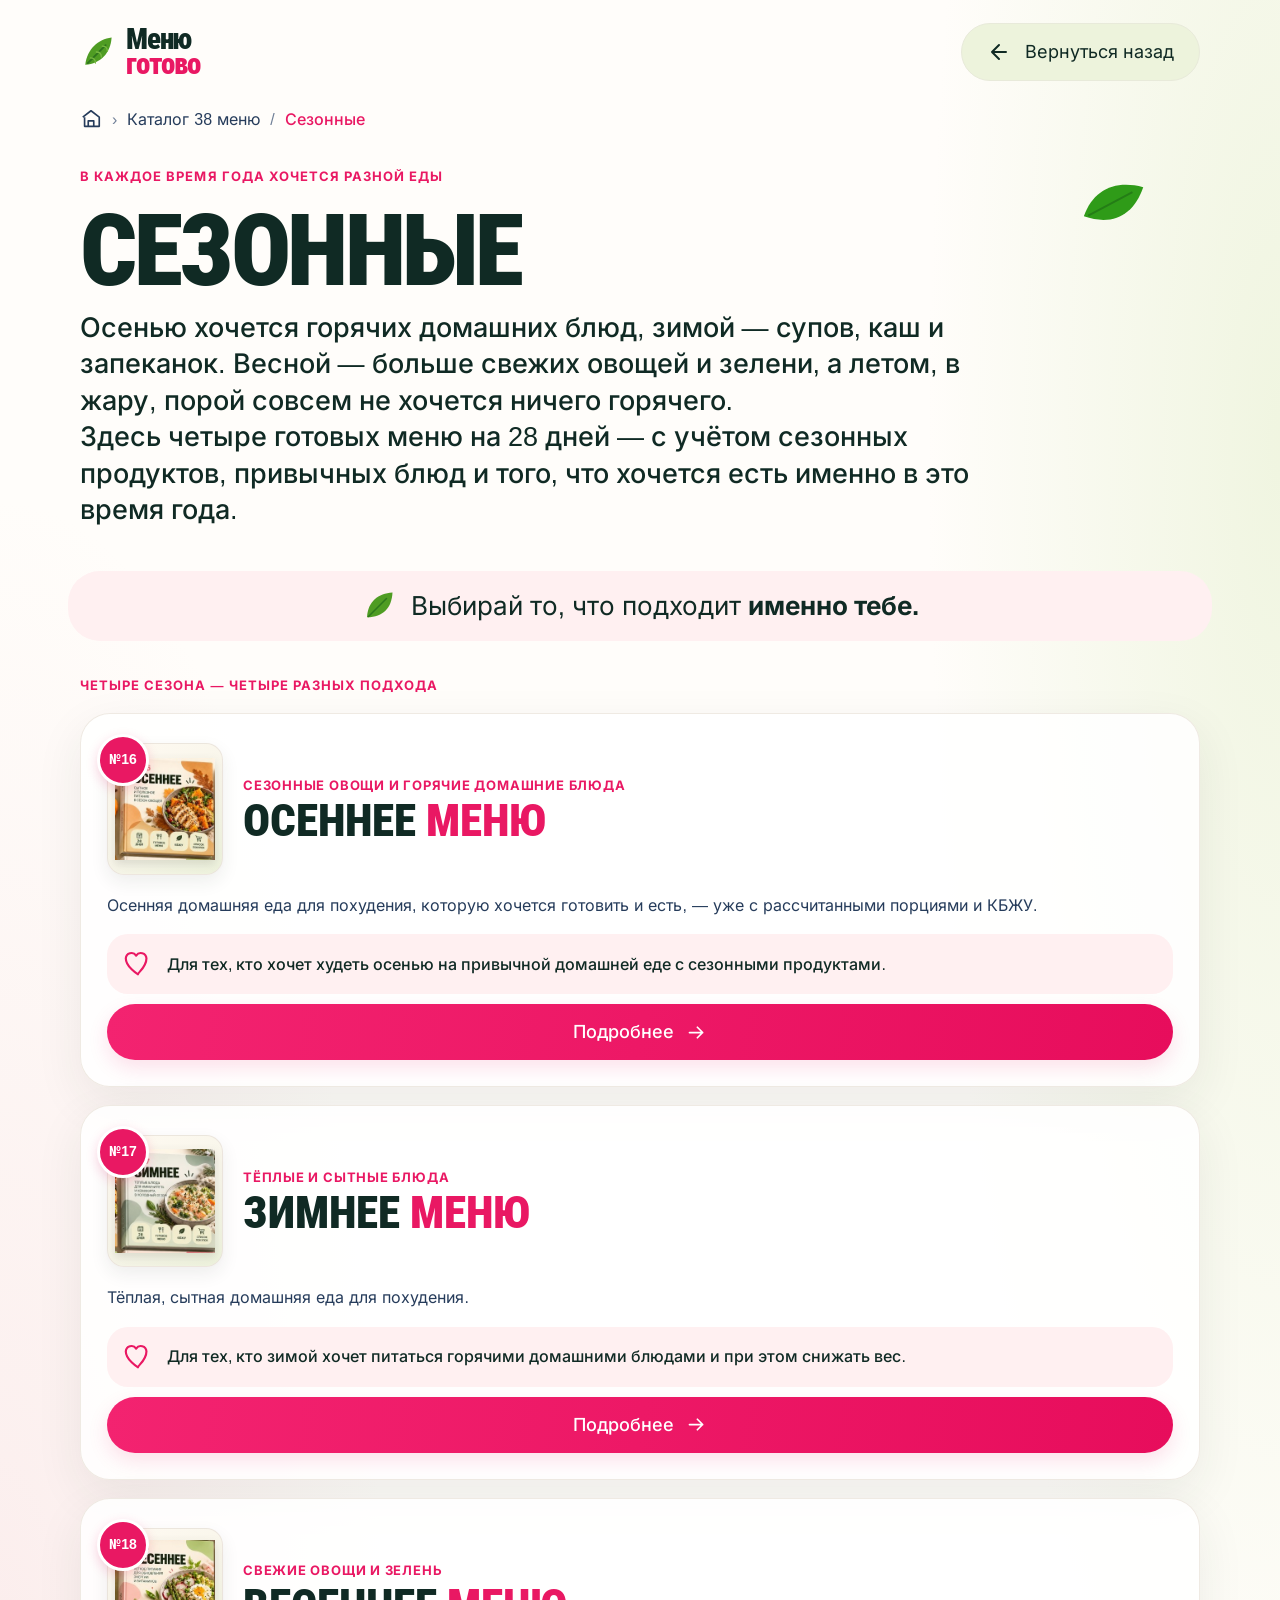
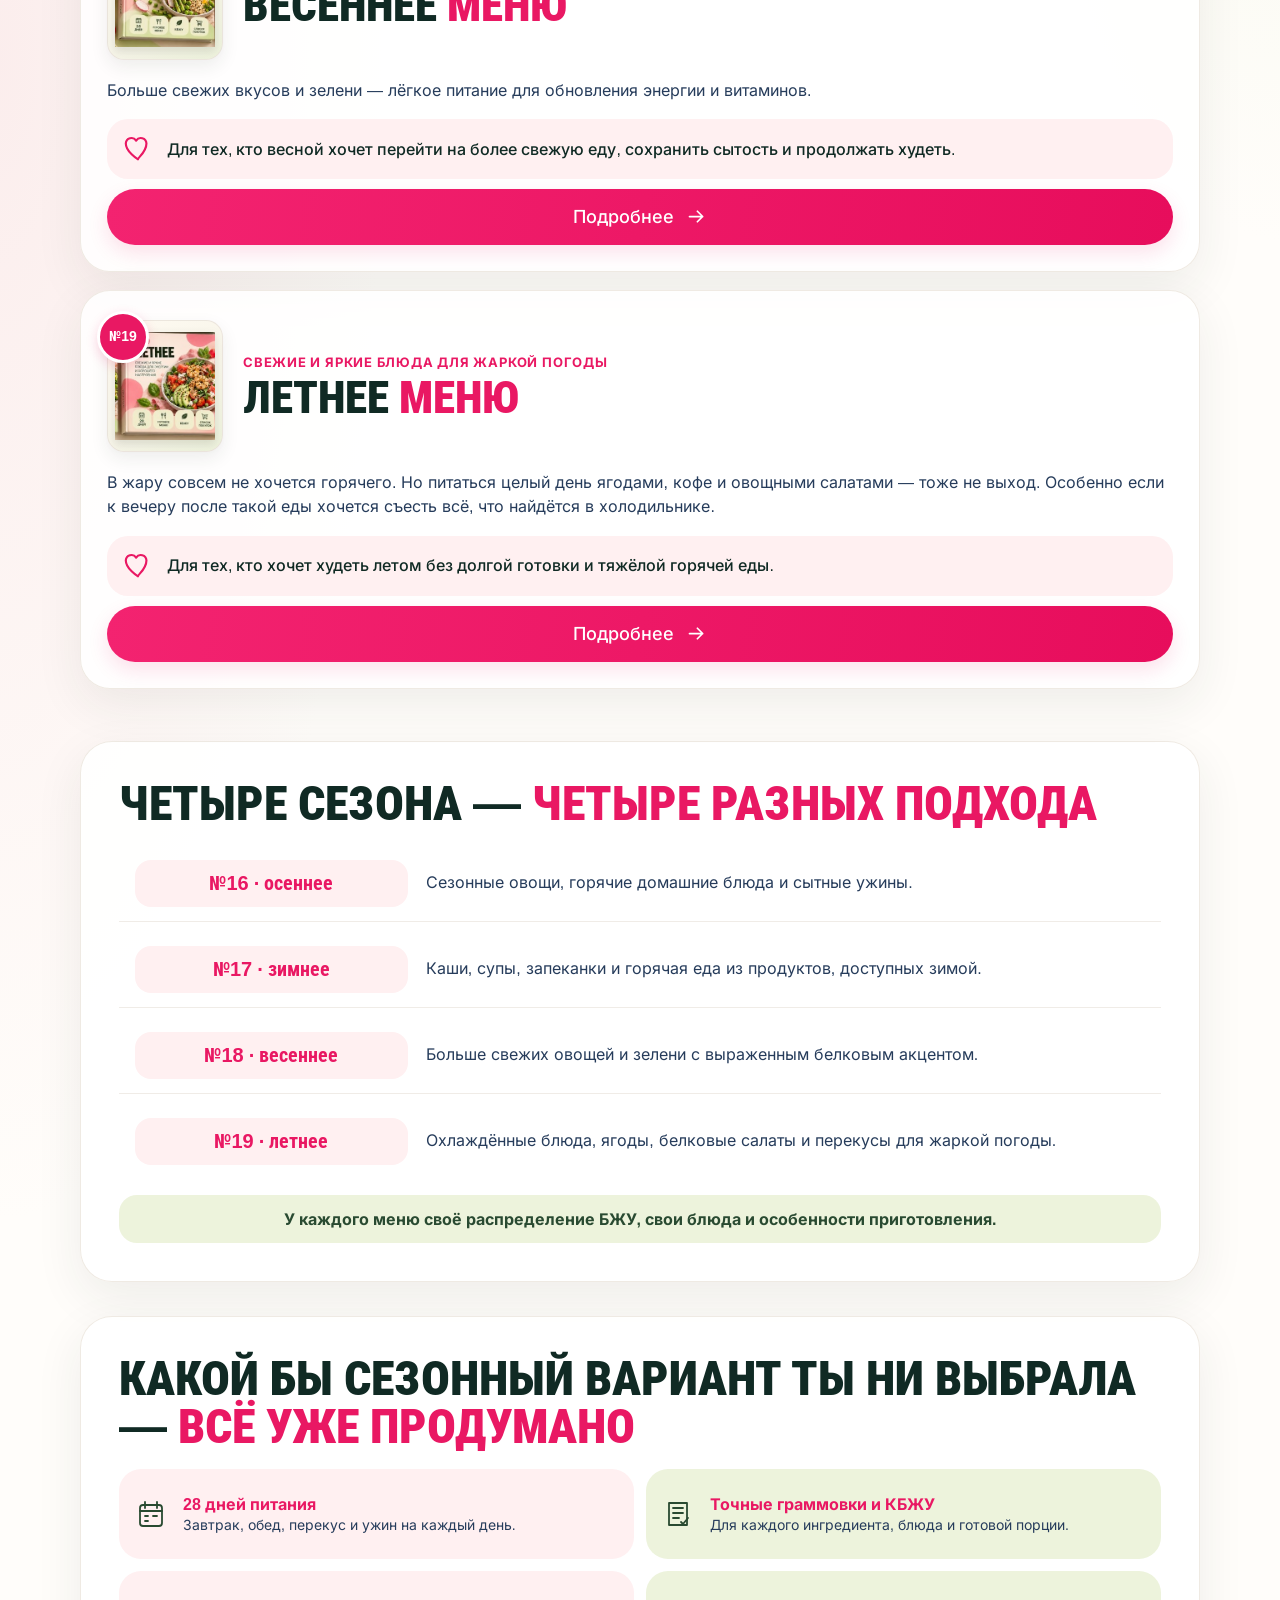
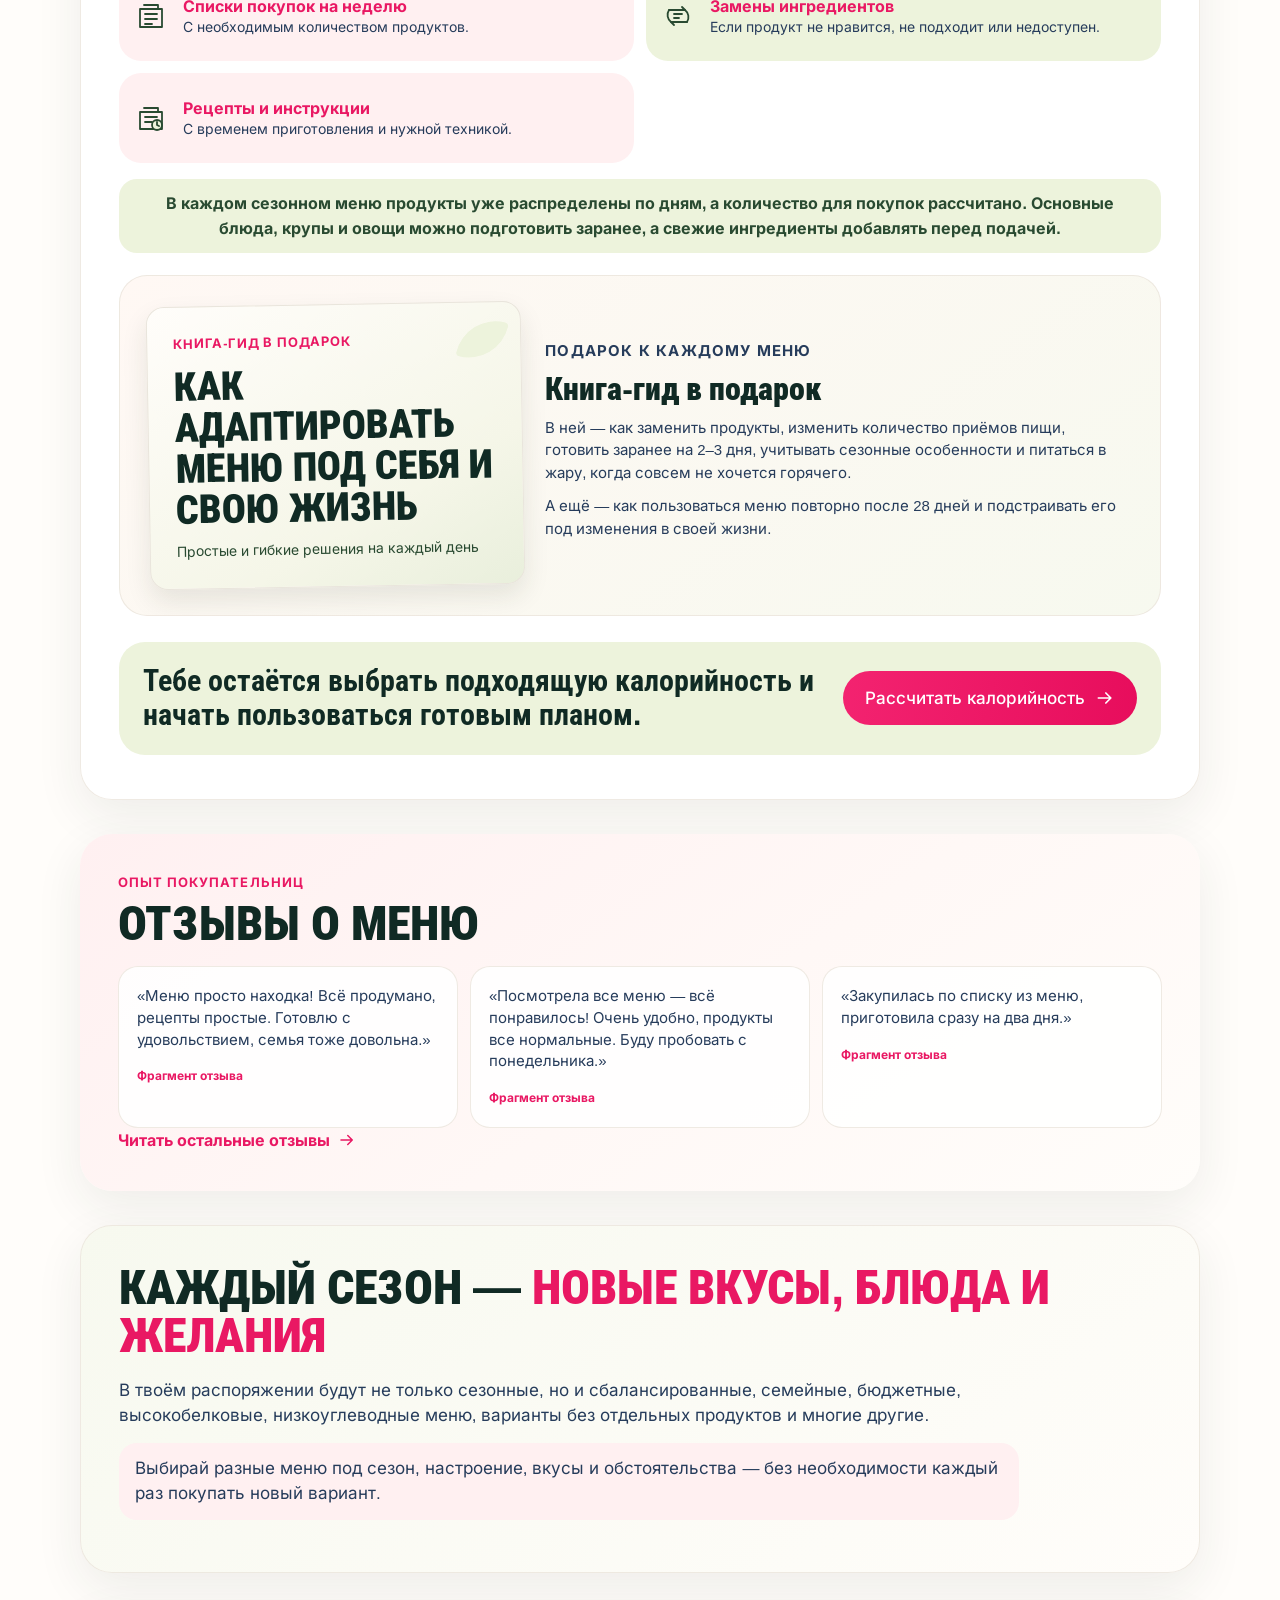
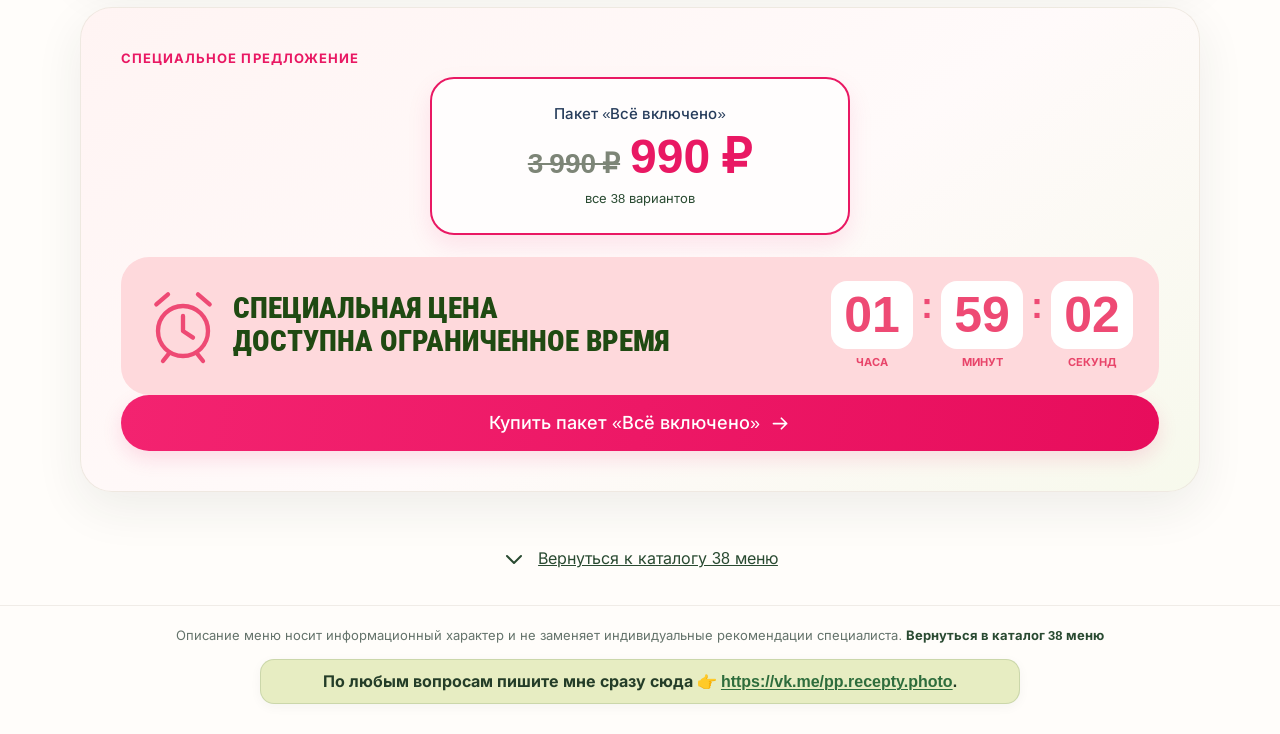
<file: sezonnye.html>
<!doctype html>
<html lang="ru">
<head>
  <meta charset="utf-8">
  <meta name="viewport" content="width=device-width, initial-scale=1, viewport-fit=cover">
  <meta name="color-scheme" content="light only">
  <meta name="description" content="Четыре сезонных меню на 28 дней: осеннее, зимнее, весеннее и летнее. Сравни варианты и выбери готовый план питания под время года.">
  <title>Сезонные меню — 4 плана на 28 дней | Меню готово</title>
  <style>
    @font-face{font-family:Inter;src:url("assets/fonts/inter-cyrillic-400.woff2") format("woff2");font-style:normal;font-weight:400;font-display:swap}
    @font-face{font-family:Inter;src:url("assets/fonts/inter-cyrillic-500.woff2") format("woff2");font-style:normal;font-weight:500;font-display:swap}
    @font-face{font-family:Inter;src:url("assets/fonts/inter-cyrillic-700.woff2") format("woff2");font-style:normal;font-weight:700;font-display:swap}
    @font-face{font-family:"Roboto Condensed";src:url("assets/fonts/roboto-condensed-cyrillic-700.woff2") format("woff2");font-style:normal;font-weight:700;font-display:swap}
    @font-face{font-family:"Roboto Condensed";src:url("assets/fonts/roboto-condensed-cyrillic-900.woff2") format("woff2");font-style:normal;font-weight:900;font-display:swap}
    :root{color-scheme:light;--ink:#102a24;--pink:#e91863;--navy:#263c5b;--green:#294a31;--leaf:#edf3dc;--rose:#fff0f1;--paper:#fffdfa;--line:#f0ece7;--shadow:0 16px 48px rgba(42,48,34,.08);font-family:Inter,Arial,sans-serif;color:var(--ink);background:var(--paper)}
    *{box-sizing:border-box}
    html{scroll-behavior:smooth}
    body{margin:0;min-width:320px;background:radial-gradient(ellipse at 0 30%,rgba(247,220,222,.48),transparent 24rem),radial-gradient(ellipse at 100% 8%,rgba(236,243,218,.8),transparent 22rem),var(--paper);font-size:16px;line-height:1.55}
    a{color:inherit}
    .shell{width:min(1120px,calc(100% - 56px));margin-inline:auto}
    .topbar{min-height:104px;display:flex;align-items:center;justify-content:space-between;gap:24px}
    .brand{display:inline-flex;align-items:center;gap:10px;text-decoration:none;line-height:.86}
    .brand-mark{width:36px;height:42px;display:grid;place-items:center}
    .brand-mark svg{width:34px;height:38px}
    .brand-word{display:grid;font-family:"Roboto Condensed",sans-serif;font-weight:900;font-size:29px;letter-spacing:-1.2px}
    .brand-word span:last-child{color:var(--pink)}
    .back{display:inline-flex;align-items:center;justify-content:center;gap:14px;min-height:58px;padding:0 25px;border:1px solid #e8eada;border-radius:999px;background:var(--leaf);text-decoration:none;font-size:18px;transition:transform .18s ease,background .18s ease}
    .back:hover{transform:translateY(-2px);background:#e5edcf}
    .back svg{width:24px;height:24px;flex:none}
    .crumbs{display:flex;align-items:center;flex-wrap:wrap;gap:10px;margin:3px 0 30px;color:var(--navy);font-size:16px}
    .crumbs a{text-decoration:none}
    .crumbs a:hover{text-decoration:underline}
    .crumbs .current{color:var(--pink);font-weight:500}
    .crumb-home{display:inline-flex;align-items:center}
    .crumb-home svg{width:22px;height:22px}
    .slash{color:#718098}
    .hero{position:relative;padding:4px 0 20px}
    .eyebrow{display:inline-flex;align-items:center;gap:9px;padding:7px 16px;border-radius:999px;background:var(--leaf);color:var(--green);font-size:13px;font-weight:700;letter-spacing:.06em;text-transform:uppercase}
    .eyebrow-dot{width:8px;height:8px;border-radius:50%;background:var(--pink)}
    h1{max-width:1000px;margin:18px 0 12px;font-family:"Roboto Condensed",Impact,sans-serif;font-size:clamp(48px,8.7vw,100px);font-weight:900;line-height:.94;letter-spacing:-.035em;text-transform:uppercase}
    h1 .accent,.accent{color:var(--pink)}
    .hero-copy{max-width:960px;margin:0;color:var(--ink);font-size:clamp(18px,2.3vw,27px);font-weight:500;line-height:1.35}
    .hero-leaf{position:absolute;right:5%;top:10px;width:63px;height:63px;transform:rotate(17deg)}
    .hero-leaf path:first-child{fill:#2f9b18}
    .hero-leaf path:last-child{fill:none;stroke:#247d16;stroke-width:2}
    .banner{position:relative;display:flex;align-items:center;justify-content:center;gap:14px;margin:22px -12px;padding:15px 28px;border-radius:32px;background:var(--rose);font-size:clamp(18px,2.4vw,26px);text-align:center}
    .banner svg{width:36px;height:36px;flex:none}
    .banner p{margin:0}
    .menu-list{display:grid;gap:18px;padding-bottom:18px}
    .menu-card{padding:clamp(17px,2.4vw,26px);border:1px solid rgba(235,229,221,.8);border-radius:30px;background:rgba(255,255,255,.86);box-shadow:var(--shadow);overflow:hidden}
    .menu-heading{display:flex;align-items:center;gap:20px;min-height:138px;margin:0 0 15px}
    .cover-frame{position:relative;display:grid;place-items:center;flex:0 0 116px;width:116px;height:132px;padding:7px;border:1px solid rgba(235,229,221,.9);border-radius:17px;background:linear-gradient(145deg,#fffaf2,#f7f5e9 58%,#edf2dc);box-shadow:0 7px 18px rgba(42,48,34,.08)}
    .cover{display:block;width:100%;height:100%;object-fit:contain;filter:drop-shadow(0 4px 5px rgba(35,39,30,.13));transition:transform .2s ease}
    .menu-card:hover .cover{transform:translateY(-2px)}
    .number{position:absolute;z-index:2;left:-11px;top:-10px;display:grid;place-items:center;width:52px;height:52px;border:3px solid #fff;border-radius:50%;background:var(--pink);color:#fff;font-family:"Roboto Condensed",sans-serif;font-size:14px;font-weight:700;box-shadow:0 4px 12px rgba(233,24,99,.18)}
    .title-group{min-width:0}
    .title-kicker{margin:0 0 4px;color:var(--pink);font-size:13px;font-weight:700;letter-spacing:.06em;text-transform:uppercase}
    .menu-title{margin:0;font-family:"Roboto Condensed",sans-serif;font-size:clamp(30px,4.2vw,45px);font-weight:900;line-height:.98;text-transform:uppercase}
    .menu-title .pink{color:var(--pink)}
    .lead{margin:0 0 13px;font-size:clamp(17px,2vw,21px);font-weight:500;line-height:1.35}
    .description{margin:0;color:var(--navy);font-size:16px;line-height:1.52}
    .callout{display:grid;grid-template-columns:32px 1fr;align-items:center;gap:12px;margin:17px 0 10px;padding:14px 16px;border-radius:21px;background:var(--rose);font-size:16px;font-weight:500;line-height:1.4}
    .callout svg{width:30px;height:32px;fill:none;stroke:var(--pink);stroke-width:2.3;stroke-linecap:round;stroke-linejoin:round}
    .macro{display:flex;align-items:center;gap:10px;margin:14px 0 4px;font-family:"Roboto Condensed",sans-serif;font-size:clamp(22px,3vw,29px);font-weight:700;line-height:1.15}
    .macro svg{width:24px;height:26px;flex:none}
    .note{margin:4px 0 16px;padding-left:10px;color:var(--navy);font-size:15px;font-style:italic;line-height:1.45}
    .more{margin-top:8px}
    .more summary{display:flex;align-items:center;justify-content:center;gap:12px;min-height:56px;padding:12px 20px;border-radius:999px;background:linear-gradient(100deg,#f32370,#e70d5c);color:white;cursor:pointer;list-style:none;font-size:18px;font-weight:500;text-align:center;box-shadow:0 8px 20px rgba(233,24,99,.13);transition:filter .18s ease,transform .18s ease}
    .more summary::-webkit-details-marker{display:none}
    .more summary:hover{filter:saturate(1.12);transform:translateY(-1px)}
    .more summary svg{width:21px;height:21px;transition:transform .2s ease}
    .more[open] summary svg{transform:rotate(90deg)}
    .more-body{padding:14px 4px 3px;color:var(--navy);font-size:15px;animation:fade-in .18s ease-out}
    .more-body p{margin:0 0 12px}
    .more-link{display:inline-flex;align-items:center;gap:8px;color:var(--pink);font-weight:700;text-decoration:none}
    .more-link:hover{text-decoration:underline}
    .more-link svg{width:18px;height:18px}
    .section{margin:34px 0;padding:clamp(20px,4vw,38px);border:1px solid rgba(235,229,221,.8);border-radius:32px;background:rgba(255,255,255,.88);box-shadow:var(--shadow)}
    .section-kicker{margin:0 0 8px;color:var(--pink);font-size:13px;font-weight:700;letter-spacing:.08em;text-transform:uppercase}
    .section-title{margin:0 0 18px;font-family:"Roboto Condensed",sans-serif;font-size:clamp(30px,5vw,48px);font-weight:900;line-height:1;text-transform:uppercase}
    .section-intro{max-width:840px;margin:0 0 18px;color:var(--navy);font-size:17px;line-height:1.5}
    .choice-list{display:grid;gap:10px}
    .choice-row{display:grid;grid-template-columns:minmax(150px,.55fr) minmax(0,1.45fr);align-items:center;gap:18px;padding:14px 16px;border-bottom:1px solid var(--line)}
    .choice-row:last-child{border-bottom:0}
    .choice-label{display:inline-flex;align-items:center;justify-content:center;min-height:46px;padding:8px 12px;border-radius:16px;background:var(--rose);color:var(--pink);font-family:"Roboto Condensed",sans-serif;font-size:20px;font-weight:700;text-align:center}
    .choice-row p{margin:0;color:var(--navy);font-size:16px;line-height:1.45}
    .included-grid{display:grid;grid-template-columns:repeat(2,minmax(0,1fr));gap:12px}
    .included-item{display:grid;grid-template-columns:36px 1fr;align-items:center;gap:12px;min-height:90px;padding:16px;border-radius:22px;background:var(--rose)}
    .included-item:nth-child(even){background:var(--leaf)}
    .included-item svg{width:32px;height:32px;fill:none;stroke:var(--green);stroke-width:1.8;stroke-linecap:round;stroke-linejoin:round}
    .included-item strong{display:block;color:var(--pink);font-size:16px;line-height:1.3}
    .included-item span{display:block;color:var(--navy);font-size:14px;line-height:1.4}
    .cta{display:flex;align-items:center;justify-content:space-between;gap:20px;margin:26px 0 6px;padding:22px 24px;border-radius:26px;background:var(--leaf)}
    .cta p{margin:0;font-family:"Roboto Condensed",sans-serif;font-size:clamp(22px,3vw,30px);font-weight:700;line-height:1.15}
    .cta a{display:inline-flex;align-items:center;justify-content:center;gap:10px;min-height:54px;padding:12px 22px;border-radius:999px;background:linear-gradient(100deg,#f32370,#e70d5c);color:white;text-decoration:none;font-size:17px;font-weight:500;white-space:nowrap}
    .cta a svg{width:20px;height:20px}
    .endnote{display:flex;justify-content:center;align-items:center;gap:12px;padding:20px 0 34px;color:var(--green);font-size:16px;text-align:center}
    .endnote svg{width:24px;height:24px;flex:none}
    .site-footer{padding:19px 0 30px;border-top:1px solid var(--line);color:#64736b;font-size:13px;text-align:center}
    .site-footer a{color:var(--green);font-weight:700;text-decoration:none}
    .offer-deck{margin:34px 0;padding:clamp(22px,4vw,40px);border:1px solid rgba(235,229,221,.8);border-radius:32px;background:linear-gradient(145deg,#fff4f3,#fffafa 55%,#f7f9ec);box-shadow:var(--shadow)}
    .offer-kicker{margin:0 0 9px;color:var(--pink);font-size:13px;font-weight:700;letter-spacing:.08em;text-transform:uppercase}
    .offer-title{max-width:900px;margin:0 0 14px;font-family:"Roboto Condensed",sans-serif;font-size:clamp(30px,5vw,48px);font-weight:900;line-height:1;text-transform:uppercase}
    .offer-intro{max-width:900px;margin:0 0 20px;color:var(--navy);font-size:17px;line-height:1.5}
    .price-grid{display:grid;grid-template-columns:repeat(3,minmax(0,1fr));gap:12px}
    .price-card{display:flex;flex-direction:column;align-items:center;justify-content:center;min-height:158px;padding:18px;border:1px solid #ece8e3;border-radius:24px;background:#fff;text-align:center}
    .price-card.featured{border:2px solid var(--pink);background:#fffdfd;box-shadow:0 10px 24px rgba(233,24,99,.1)}
    .price-card span{color:var(--navy);font-size:15px;font-weight:500;line-height:1.35}
    .price-card strong{display:block;margin:9px 0 2px;color:var(--pink);font-family:"Roboto Condensed",sans-serif;font-size:clamp(34px,5vw,48px);font-weight:900;line-height:1}
    .price-card small{color:var(--green);font-size:13px}
    .offer-note{margin:17px 0 15px;padding:13px 16px;border-radius:18px;background:var(--rose);color:var(--navy);font-weight:500;text-align:center}
    .offer-button{display:flex;align-items:center;justify-content:center;gap:10px;min-height:56px;padding:13px 20px;border-radius:999px;background:linear-gradient(100deg,#f32370,#e70d5c);color:#fff;text-decoration:none;font-size:18px;font-weight:500;box-shadow:0 8px 20px rgba(233,24,99,.13)}
    .offer-button svg{width:21px;height:21px}
    .calc-card{display:grid;grid-template-columns:64px minmax(0,1fr) auto;align-items:center;gap:18px;margin:22px 0 6px;padding:22px;border:1px solid rgba(235,229,221,.8);border-radius:28px;background:#fff;box-shadow:var(--shadow)}
    .calc-icon{display:grid;place-items:center;width:64px;height:64px;border-radius:19px;background:#f0e8ff;color:#7653bb}
    .calc-icon svg{width:42px;height:42px;fill:none;stroke:currentColor;stroke-width:1.8;stroke-linecap:round;stroke-linejoin:round}
    .calc-title{margin:0 0 5px;font-family:"Roboto Condensed",sans-serif;font-size:clamp(22px,3vw,30px);font-weight:700;line-height:1.1}
    .calc-copy p{margin:0;color:var(--navy);font-size:15px;line-height:1.4}
    .calc-range{display:inline-block;margin-top:8px;padding:5px 10px;border-radius:999px;background:var(--leaf);color:var(--green);font-size:13px}
    .calc-button{display:inline-flex;align-items:center;justify-content:center;gap:8px;min-height:48px;padding:11px 17px;border-radius:999px;background:#7453c7;color:white;text-decoration:none;font-size:15px;font-weight:500;white-space:nowrap}
    .calc-button svg{width:19px;height:19px}

    .intro-panel{margin:22px 0 30px;padding:clamp(20px,3.2vw,34px);border:1px solid rgba(235,229,221,.8);border-radius:32px;background:linear-gradient(145deg,#fff0f1,#fff8f8 57%,#fffdfa);box-shadow:var(--shadow)}
    .intro-panel p{margin:0 0 13px;color:var(--navy);font-size:clamp(16px,1.9vw,21px);line-height:1.48}
    .intro-panel .problem-strong{color:var(--pink);font-size:clamp(18px,2.2vw,24px);font-weight:700;line-height:1.35}
    .intro-highlight{display:grid;grid-template-columns:38px 1fr;align-items:center;gap:12px;margin-top:18px;padding:14px 16px;border-radius:20px;background:rgba(255,255,255,.72)}
    .intro-highlight p{margin:0;font-size:clamp(15px,1.7vw,18px)}
    .intro-highlight strong{color:var(--pink)}
    .intro-leaf{display:grid;place-items:center;width:36px;height:36px;border-radius:50%;background:var(--leaf);color:var(--green);font-size:22px}
    .list-heading{margin:34px 0 18px}
    .compare-foot{margin:16px 0 0;padding:12px 16px;border-radius:18px;background:var(--leaf);color:var(--green);font-weight:700;text-align:center}
    .guide-card{display:grid;grid-template-columns:minmax(220px,.78fr) minmax(0,1.22fr);align-items:stretch;gap:22px;margin:22px 0 0;padding:clamp(18px,3vw,28px);border:1px solid rgba(235,229,221,.8);border-radius:28px;background:linear-gradient(145deg,#fff8f4,#f7f9ef);overflow:hidden}
    .guide-cover{position:relative;display:flex;flex-direction:column;justify-content:center;min-height:240px;padding:26px;border:1px solid #e9e5dc;border-radius:18px;background:linear-gradient(150deg,#fffdfa 0%,#f5f6e8 68%,#e9efdc 100%);box-shadow:0 12px 26px rgba(42,48,34,.1);transform:rotate(-1deg)}
    .guide-cover:before{content:"";position:absolute;right:16px;top:15px;width:44px;height:44px;border-radius:44px 4px 44px 4px;background:var(--leaf);transform:rotate(15deg)}
    .guide-cover small{position:relative;color:var(--pink);font-size:13px;font-weight:700;letter-spacing:.06em;text-transform:uppercase}
    .guide-cover strong{position:relative;display:block;margin:14px 0 10px;font-family:"Roboto Condensed",sans-serif;font-size:clamp(27px,3.7vw,40px);font-weight:900;line-height:1.02;text-transform:uppercase}
    .guide-cover em{position:relative;color:var(--green);font-size:14px;font-style:normal}
    .guide-copy{align-self:center}
    .guide-copy h3{margin:0 0 10px;font-family:"Roboto Condensed",sans-serif;font-size:clamp(24px,3vw,32px);font-weight:900;line-height:1.05}
    .guide-copy p{margin:0 0 11px;color:var(--navy);font-size:15px;line-height:1.5}
    .included-foot{margin:17px 0 0;padding:13px 16px;border-radius:18px;background:var(--leaf);color:var(--green);font-weight:500;text-align:center}
    .review-strip{margin:34px 0;padding:clamp(20px,4vw,38px);border-radius:32px;background:linear-gradient(145deg,#fff0f1,#fff8f6 55%,#fffdfa);box-shadow:var(--shadow)}
    .review-grid{display:grid;grid-template-columns:repeat(3,minmax(0,1fr));gap:12px}
    .review-card{margin:0;padding:18px;border:1px solid rgba(235,229,221,.8);border-radius:20px;background:rgba(255,255,255,.86)}
    .review-card p{margin:0 0 12px;color:var(--navy);font-size:15px;line-height:1.45}
    .review-card cite{color:var(--pink);font-size:12px;font-style:normal;font-weight:700}
    .review-summary{margin:18px 0 12px;padding:13px 16px;border-radius:18px;background:var(--rose);font-weight:700;text-align:center}
    .multi-box{margin:34px 0;padding:clamp(20px,4vw,38px);border:1px solid rgba(235,229,221,.8);border-radius:32px;background:linear-gradient(145deg,#f7f9ef,#fffdfa);box-shadow:var(--shadow)}
    .multi-box>p:not(.section-kicker){max-width:900px;margin:0 0 14px;color:var(--navy);font-size:17px;line-height:1.5}
    .multi-box .multi-note{padding:13px 16px;border-radius:18px;background:var(--rose);font-size:15px}
    .multi-box .offer-button{margin-top:18px}
    @media(max-width:760px){
      .guide-card{grid-template-columns:1fr;gap:16px}
      .guide-cover{min-height:190px;padding:22px}
      .review-grid{grid-template-columns:1fr}
      .intro-highlight{grid-template-columns:30px minmax(0,1fr);gap:10px}
      .intro-leaf{width:30px;height:30px;font-size:18px}
    }
    @media(max-width:420px){
      .intro-panel{padding:17px;border-radius:24px}
      .list-heading{margin:26px 0 14px}
      .review-card{padding:15px}
      .multi-box{padding:18px 14px;border-radius:24px}
      .multi-box>p:not(.section-kicker){font-size:15px}
    }

    @keyframes fade-in{from{opacity:0;transform:translateY(-4px)}to{opacity:1;transform:translateY(0)}}
    @media(max-width:760px){
      .shell{width:min(100% - 32px,600px)}
      .topbar{min-height:82px}
      .brand-word{font-size:24px}
      .brand-mark{width:30px;height:34px}
      .brand-mark svg{width:29px;height:33px}
      .back{min-height:48px;padding:0 16px;gap:8px;font-size:14px}
      .back svg{width:20px;height:20px}
      .crumbs{gap:7px;margin:2px 0 24px;font-size:13px}
      .hero{padding-top:0}
      h1{font-size:clamp(42px,11vw,68px)}
      .hero-leaf{width:42px;height:42px;right:4px;top:2px}
      .banner{margin:18px 0;padding:13px 16px;border-radius:24px}
      .banner svg{width:28px;height:28px}
      .menu-card{padding:12px;border-radius:24px}
      .menu-heading{gap:13px;min-height:0;margin-bottom:12px}
      .cover-frame{flex-basis:88px;width:88px;height:106px;padding:5px;border-radius:15px}
      .number{left:-7px;top:-7px;width:43px;height:43px;font-size:12px;border-width:3px}
      .menu-title{font-size:clamp(25px,6vw,36px)}
      .description{font-size:15px}
      .callout{font-size:15px}
      .choice-row{grid-template-columns:minmax(104px,.55fr) minmax(0,1.45fr);gap:12px;padding:12px 4px}
      .choice-label{font-size:17px}
      .choice-row p{font-size:14px}
      .included-grid{grid-template-columns:1fr}
      .price-grid{grid-template-columns:1fr}
      .price-card{min-height:120px}
      .calc-card{grid-template-columns:52px minmax(0,1fr);gap:12px;padding:16px}
      .calc-icon{width:52px;height:52px;border-radius:15px}
      .calc-icon svg{width:34px;height:34px}
      .calc-button{grid-column:1/-1;width:100%;white-space:normal}
    }
    @media(max-width:420px){
      .shell{width:calc(100% - 24px)}
      .topbar{gap:8px}
      .back{padding:0 12px;font-size:13px}
      .crumbs{font-size:12px}
      h1{font-size:42px}
      .hero-copy{font-size:18px}
      .menu-heading{gap:10px}
      .cover-frame{flex-basis:78px;width:78px;height:94px;padding:4px}
      .number{left:-6px;top:-6px;width:39px;height:39px;font-size:11px}
      .menu-title{font-size:clamp(22px,6.7vw,29px)}
      .choice-row{grid-template-columns:92px minmax(0,1fr);gap:10px}
      .choice-label{min-height:40px;padding:6px;font-size:15px}
      .choice-row p{font-size:13px}
      .section{padding:18px 14px;border-radius:24px}
      .included-item{padding:13px}
    }
    @media(prefers-reduced-motion:reduce){html{scroll-behavior:auto}*,*:before,*:after{animation-duration:.01ms!important;animation-iteration-count:1!important;transition-duration:.01ms!important}}

    .question-panel{margin:20px 0 30px;padding:clamp(20px,4vw,34px);border:1px solid rgba(235,229,221,.8);border-radius:32px;background:rgba(255,255,255,.88);box-shadow:var(--shadow)}
    .question-list{display:grid;gap:12px}
    .question-row{display:grid;grid-template-columns:42px minmax(0,1fr);align-items:center;gap:16px;min-height:68px;padding:14px 18px;border-radius:22px;background:var(--rose)}
    .question-row svg{width:31px;height:31px;fill:none;stroke:var(--pink);stroke-width:2.5;stroke-linecap:round;stroke-linejoin:round}
    .question-row p{margin:0;color:var(--navy);font-size:clamp(16px,2vw,20px);line-height:1.4}
    .list-heading{margin:34px 0 18px}
    .seasonal-page .review-grid{grid-template-columns:repeat(3,minmax(0,1fr))}
    .seasonal-page .review-card{min-height:120px}
    @media(max-width:760px){
      .question-panel{padding:20px 16px;border-radius:25px}
      .question-row{grid-template-columns:32px minmax(0,1fr);gap:11px;padding:12px 14px}
      .question-row svg{width:26px;height:26px}
      .seasonal-page .review-grid{grid-template-columns:1fr}
    }
    @media(max-width:420px){
      .question-panel{padding:18px 12px}
      .question-row{grid-template-columns:28px minmax(0,1fr);gap:9px;padding:12px}
      .question-row p{font-size:15px}
    }


    .seasonal-page .review-grid{grid-template-columns:repeat(3,minmax(0,1fr))}
    .seasonal-page .review-card{min-height:120px}
    @media(max-width:760px){.seasonal-page .review-grid{grid-template-columns:1fr}}


    .price-grid.featured-only{grid-template-columns:minmax(0,1fr)}
    .price-grid.featured-only .price-card.featured{width:100%;max-width:420px;justify-self:center;margin-left:auto;margin-right:auto}

    /* Акционная цена и таймер — те же двухчасовые ключи, что и на главной. */
    .offer-prices{display:flex;align-items:baseline;justify-content:center;gap:10px;flex-wrap:wrap;margin:9px 0 2px}
    .price-card .offer-prices strong{margin:0}
    .offer-old-price{color:#7d8577;font-family:"Roboto Condensed",sans-serif;font-size:clamp(20px,3.2vw,28px);font-weight:700;text-decoration:line-through;text-decoration-thickness:2px;white-space:nowrap}
    .offer-current-price{white-space:nowrap}
    .offer-button{width:100%;font-family:inherit;cursor:pointer;border:0;appearance:none;text-align:center}
    .offer-button:focus-visible{outline:3px solid #dbe77b;outline-offset:3px}
    .offer-button svg{flex:none}
    .s9t{--hd:"Roboto Condensed",sans-serif;--bd:Inter,Arial,sans-serif;position:relative;margin:22px 0 0;background:#fed9dc;border-radius:28px;padding:24px 26px 26px 112px;display:flex;align-items:center;justify-content:space-between;gap:16px;flex-wrap:wrap}
    .s9t .al{position:absolute;left:22px;top:50%;margin-top:-42px;width:80px;height:84px;fill:none;stroke:#ee4a74;stroke-width:2.6;stroke-linecap:round;stroke-linejoin:round}
    .s9t .tt{font:900 clamp(18px,2.6vw,29px)/1.15 var(--hd);text-transform:uppercase;color:#1f4a12}
    .s9t .tt span{display:block;color:#1f4a12}
    .tm{display:flex;align-items:flex-start;gap:8px}
    .tm .u{text-align:center}
    .tm .u b{display:block;min-width:clamp(56px,8vw,82px);background:#fff;border-radius:16px;padding:8px 6px;font:900 clamp(30px,4.6vw,50px)/1.05 var(--hd);color:#ee4a74}
    .tm .u small{display:block;margin-top:6px;font:700 11px var(--bd);color:#e8456a;text-transform:uppercase}
    .tm .cl{font:900 36px/1.4 var(--hd);color:#ee4a74}
    .kc{position:fixed;inset:0;z-index:1000;display:grid;place-items:center;padding:18px;background:rgba(30,45,20,.58);backdrop-filter:blur(3px);overflow:auto}
    .kc[hidden]{display:none}
    .kc-b{--hd:"Roboto Condensed",sans-serif;--bd:Inter,Arial,sans-serif;position:relative;width:min(100%,620px);background:linear-gradient(160deg,#fff8f1,#fde8e8);border-radius:36px;padding:34px 28px 26px;box-shadow:0 30px 80px rgba(0,0,0,.35)}
    .kc-x{position:absolute;right:16px;top:12px;width:44px;height:44px;border:0;border-radius:50%;background:#fff;color:#17220d;font:700 28px/1 var(--bd);cursor:pointer;box-shadow:0 4px 12px rgba(0,0,0,.12)}
    .kc-b h3{font:900 clamp(26px,5vw,38px)/1.05 var(--hd);text-transform:uppercase;margin:0 40px 6px 0;color:#17220d}
    .kc-s{margin:0 0 18px;color:#5b6150;font-size:15.5px}
    .kc-g{display:grid;grid-template-columns:repeat(3,minmax(0,1fr));gap:10px}
    .kc-g a{display:block;text-align:center;text-decoration:none;background:linear-gradient(135deg,#f25679,#f4809a);color:#fff;border-radius:18px;padding:15px 6px;font:900 clamp(20px,4.6vw,26px)/1 var(--hd);box-shadow:0 8px 18px rgba(242,86,121,.28);transition:transform .15s}
    .kc-g a small{display:block;font:500 12px var(--bd);opacity:.9;margin-top:4px}
    .kc-g a:hover{transform:translateY(-2px)}
    .kc-q{display:block;margin-top:18px;background:#e6edc9;border-radius:24px;padding:16px 20px;text-decoration:none;color:#17220d}
    .kc-q b{display:block;font:900 clamp(17px,3.6vw,21px)/1.15 var(--hd);text-transform:uppercase}
    .kc-q span{display:block;margin-top:4px;font:700 16px var(--bd);color:#ee4a74}
    .kc-q[hidden]{display:none}
    @media(max-width:820px){
      .s9t{padding:104px 18px 24px;justify-content:center;text-align:center}
      .s9t .al{left:50%;margin-left:-40px;top:13px;margin-top:0}
      .s9t .tt{width:100%;text-align:center}
    }
    @media(max-width:560px){
      .kc-b{padding:62px 18px 22px;border-radius:28px}
      .kc-x{right:10px;top:10px}
      .kc-g{grid-template-columns:repeat(2,minmax(0,1fr))}
      .tm{justify-content:center;gap:5px}
      .tm .u b{min-width:48px;padding:8px 4px;font-size:28px}
      .tm .cl{font-size:30px}
      .offer-prices{gap:8px}
    }
  </style>
<link rel="stylesheet" href="./assets/footer-contact-v2.css">
</head>
<body class="seasonal-page">
  <header class="shell">
    <div class="topbar">
      <a class="brand" href="./" aria-label="Меню готово — на главную">
        <span class="brand-mark" aria-hidden="true"><svg viewBox="0 0 40 44"><path d="M5 37C7 19 20 7 36 5c-1 18-13 31-31 32Z" fill="#4f9c23"/><path d="M8 35 29 14" fill="none" stroke="#2e741d" stroke-width="2.2" stroke-linecap="round"/><path d="M11 29c4 0 6 2 6 6M18 22c4 0 6 2 6 6M25 15c4 0 6 2 6 6" fill="none" stroke="#78b843" stroke-width="1.5" stroke-linecap="round"/></svg></span>
        <span class="brand-word"><span>Меню</span><span>готово</span></span>
      </a>
      <a class="back" href="./#catalog">
        <svg viewBox="0 0 24 24" fill="none" stroke="currentColor" stroke-width="2" stroke-linecap="round" stroke-linejoin="round" aria-hidden="true"><path d="M19 12H5M12 19l-7-7 7-7"/></svg>
        Вернуться назад
      </a>
    </div>
    <nav class="crumbs" aria-label="Хлебные крошки">
      <a class="crumb-home" href="./" aria-label="Главная"><svg viewBox="0 0 24 24" fill="none" stroke="currentColor" stroke-width="1.8" stroke-linejoin="round" aria-hidden="true"><path d="m3 10 9-7 9 7v10H5V10"/><path d="M9 20v-6h6v6"/></svg></a>
      <span class="slash">›</span><a href="./#catalog">Каталог 38 меню</a><span class="slash">/</span><span class="current" aria-current="page">Сезонные</span>
    </nav>
  </header>

  <main class="shell">
    <section class="hero" aria-labelledby="page-title">
      <svg class="hero-leaf" viewBox="0 0 64 64" aria-hidden="true"><path d="M8 53C9 24 28 8 57 7c-1 29-17 47-49 46Z"/><path d="M12 51 48 15"/></svg>
      <p class="section-kicker">В каждое время года хочется разной еды</p>
      <h1 id="page-title">Сезонные</h1>
      <p class="hero-copy">Осенью хочется горячих домашних блюд, зимой — супов, каш и запеканок. Весной — больше свежих овощей и зелени, а летом, в жару, порой совсем не хочется ничего горячего.</p>
      <p class="hero-copy">Здесь четыре готовых меню на 28 дней — с учётом сезонных продуктов, привычных блюд и того, что хочется есть именно в это время года.</p>
    </section>

    <div class="banner"><svg viewBox="0 0 48 48" aria-hidden="true"><path d="M8 39C9 18 23 7 42 6c-1 20-12 33-34 33Z" fill="#4f9c23"/><path d="M10 38 34 14" fill="none" stroke="#2d781c" stroke-width="2" stroke-linecap="round"/></svg><p>Выбирай то, что подходит <strong>именно тебе.</strong></p></div>

    <div class="list-heading"><p class="section-kicker">Четыре сезона — четыре разных подхода</p></div>
    <div class="menu-list" aria-label="Четыре сезонных меню">
      <article class="menu-card" id="menu-16">
        <div class="menu-heading"><div class="cover-frame"><img class="cover" src="assets/menu-seasonal-16.jpg" alt="Обложка меню №16 «Осеннее меню»" width="242" height="246" loading="lazy"><span class="number">№16</span></div><div class="title-group"><p class="title-kicker">Сезонные овощи и горячие домашние блюда</p><h3 class="menu-title">Осеннее <span class="pink">меню</span></h3></div></div>
        <p class="description">Осенняя домашняя еда для похудения, которую хочется готовить и есть, — уже с рассчитанными порциями и КБЖУ.</p>
        <div class="callout"><svg viewBox="0 0 32 32" aria-hidden="true"><path d="M16 27S3 19 3 10a6 6 0 0 1 11-3 6 6 0 0 1 11 3c0 9-9 15-9 17Z"/></svg><span>Для тех, кто хочет худеть осенью на привычной домашней еде с сезонными продуктами.</span></div>
        <details class="more"><summary>Подробнее <svg viewBox="0 0 24 24" fill="none" stroke="currentColor" stroke-width="2" stroke-linecap="round" stroke-linejoin="round" aria-hidden="true"><path d="M4 12h15M13 6l6 6-6 6"/></svg></summary><div class="more-body"><p>Сезонные овощи, горячие домашние блюда и сытные ужины. В меню на 28 дней уже распределены блюда и рассчитаны порции.</p><a class="more-link" href="./#offer">Посмотреть предложение «Всё включено» <svg viewBox="0 0 24 24" fill="none" stroke="currentColor" stroke-width="2" stroke-linecap="round" stroke-linejoin="round" aria-hidden="true"><path d="M4 12h15M13 6l6 6-6 6"/></svg></a></div></details>
      </article>
      <article class="menu-card" id="menu-17">
        <div class="menu-heading"><div class="cover-frame"><img class="cover" src="assets/menu-seasonal-17.jpg" alt="Обложка меню №17 «Зимнее меню»" width="240" height="250" loading="lazy"><span class="number">№17</span></div><div class="title-group"><p class="title-kicker">Тёплые и сытные блюда</p><h3 class="menu-title">Зимнее <span class="pink">меню</span></h3></div></div>
        <p class="description">Тёплая, сытная домашняя еда для похудения.</p>
        <div class="callout"><svg viewBox="0 0 32 32" aria-hidden="true"><path d="M16 27S3 19 3 10a6 6 0 0 1 11-3 6 6 0 0 1 11 3c0 9-9 15-9 17Z"/></svg><span>Для тех, кто зимой хочет питаться горячими домашними блюдами и при этом снижать вес.</span></div>
        <details class="more"><summary>Подробнее <svg viewBox="0 0 24 24" fill="none" stroke="currentColor" stroke-width="2" stroke-linecap="round" stroke-linejoin="round" aria-hidden="true"><path d="M4 12h15M13 6l6 6-6 6"/></svg></summary><div class="more-body"><p>Каши, супы, запеканки и горячая еда из продуктов, доступных зимой. Готовые порции и блюда собраны в план на 28 дней.</p><a class="more-link" href="./#offer">Посмотреть предложение «Всё включено» <svg viewBox="0 0 24 24" fill="none" stroke="currentColor" stroke-width="2" stroke-linecap="round" stroke-linejoin="round" aria-hidden="true"><path d="M4 12h15M13 6l6 6-6 6"/></svg></a></div></details>
      </article>
      <article class="menu-card" id="menu-18">
        <div class="menu-heading"><div class="cover-frame"><img class="cover" src="assets/menu-seasonal-18.jpg" alt="Обложка меню №18 «Весеннее меню»" width="242" height="259" loading="lazy"><span class="number">№18</span></div><div class="title-group"><p class="title-kicker">Свежие овощи и зелень</p><h3 class="menu-title">Весеннее <span class="pink">меню</span></h3></div></div>
        <p class="description">Больше свежих вкусов и зелени — лёгкое питание для обновления энергии и витаминов.</p>
        <div class="callout"><svg viewBox="0 0 32 32" aria-hidden="true"><path d="M16 27S3 19 3 10a6 6 0 0 1 11-3 6 6 0 0 1 11 3c0 9-9 15-9 17Z"/></svg><span>Для тех, кто весной хочет перейти на более свежую еду, сохранить сытость и продолжать худеть.</span></div>
        <details class="more"><summary>Подробнее <svg viewBox="0 0 24 24" fill="none" stroke="currentColor" stroke-width="2" stroke-linecap="round" stroke-linejoin="round" aria-hidden="true"><path d="M4 12h15M13 6l6 6-6 6"/></svg></summary><div class="more-body"><p>Больше свежих овощей и зелени с выраженным белковым акцентом. Состав блюд и распределение продуктов уже продуманы на каждый день.</p><a class="more-link" href="./#offer">Посмотреть предложение «Всё включено» <svg viewBox="0 0 24 24" fill="none" stroke="currentColor" stroke-width="2" stroke-linecap="round" stroke-linejoin="round" aria-hidden="true"><path d="M4 12h15M13 6l6 6-6 6"/></svg></a></div></details>
      </article>
      <article class="menu-card" id="menu-19">
        <div class="menu-heading"><div class="cover-frame"><img class="cover" src="assets/menu-seasonal-19.jpg" alt="Обложка меню №19 «Летнее меню»" width="240" height="259" loading="lazy"><span class="number">№19</span></div><div class="title-group"><p class="title-kicker">Свежие и яркие блюда для жаркой погоды</p><h3 class="menu-title">Летнее <span class="pink">меню</span></h3></div></div>
        <p class="description">В жару совсем не хочется горячего. Но питаться целый день ягодами, кофе и овощными салатами — тоже не выход. Особенно если к вечеру после такой еды хочется съесть всё, что найдётся в холодильнике.</p>
        <div class="callout"><svg viewBox="0 0 32 32" aria-hidden="true"><path d="M16 27S3 19 3 10a6 6 0 0 1 11-3 6 6 0 0 1 11 3c0 9-9 15-9 17Z"/></svg><span>Для тех, кто хочет худеть летом без долгой готовки и тяжёлой горячей еды.</span></div>
        <details class="more"><summary>Подробнее <svg viewBox="0 0 24 24" fill="none" stroke="currentColor" stroke-width="2" stroke-linecap="round" stroke-linejoin="round" aria-hidden="true"><path d="M4 12h15M13 6l6 6-6 6"/></svg></summary><div class="more-body"><p>Охлаждённые блюда, ягоды, белковые салаты и перекусы для жаркой погоды. Варианты приёмов пищи уже распределены на 28 дней.</p><a class="more-link" href="./#offer">Посмотреть предложение «Всё включено» <svg viewBox="0 0 24 24" fill="none" stroke="currentColor" stroke-width="2" stroke-linecap="round" stroke-linejoin="round" aria-hidden="true"><path d="M4 12h15M13 6l6 6-6 6"/></svg></a></div></details>
      </article>
    </div>

    <section class="section" aria-labelledby="seasons-title">

      <h2 class="section-title" id="seasons-title">Четыре сезона — <span class="accent">четыре разных подхода</span></h2>
      <div class="choice-list">
        <div class="choice-row"><span class="choice-label">№16 · осеннее</span><p>Сезонные овощи, горячие домашние блюда и сытные ужины.</p></div>
        <div class="choice-row"><span class="choice-label">№17 · зимнее</span><p>Каши, супы, запеканки и горячая еда из продуктов, доступных зимой.</p></div>
        <div class="choice-row"><span class="choice-label">№18 · весеннее</span><p>Больше свежих овощей и зелени с выраженным белковым акцентом.</p></div>
        <div class="choice-row"><span class="choice-label">№19 · летнее</span><p>Охлаждённые блюда, ягоды, белковые салаты и перекусы для жаркой погоды.</p></div>
      </div>
      <div class="compare-foot">У каждого меню своё распределение БЖУ, свои блюда и особенности приготовления.</div>

    </section>

    <section class="section" aria-labelledby="included-title">

      <h2 class="section-title" id="included-title">Какой бы сезонный вариант ты ни выбрала — <span class="accent">всё уже продумано</span></h2>

      <div class="included-grid">
        <div class="included-item"><svg viewBox="0 0 32 32" aria-hidden="true"><rect x="5" y="7" width="22" height="21" rx="3"/><path d="M10 4v6M22 4v6M5 13h22M10 18h3M18 18h4M10 23h3"/></svg><div><strong>28 дней питания</strong><span>Завтрак, обед, перекус и ужин на каждый день.</span></div></div>
        <div class="included-item"><svg viewBox="0 0 32 32" aria-hidden="true"><path d="M7 5h18v22H7zM11 10h10M11 15h10M11 20h6"/><path d="m19 24 2 2 5-6"/></svg><div><strong>Точные граммовки и КБЖУ</strong><span>Для каждого ингредиента, блюда и готовой порции.</span></div></div>
        <div class="included-item"><svg viewBox="0 0 32 32" aria-hidden="true"><path d="M5 9h22v18H5zM9 5h14v4M10 14h12M10 19h12M10 24h7"/></svg><div><strong>Списки покупок на неделю</strong><span>С необходимым количеством продуктов.</span></div></div>
        <div class="included-item"><svg viewBox="0 0 32 32" aria-hidden="true"><path d="M7 10h16l-3-3M25 22H9l3 3"/><path d="M23 10a9 9 0 0 1 2 12M9 22a9 9 0 0 1-2-12"/><path d="M12 14h8M12 18h5"/></svg><div><strong>Замены ингредиентов</strong><span>Если продукт не нравится, не подходит или недоступен.</span></div></div>
        <div class="included-item"><svg viewBox="0 0 32 32" aria-hidden="true"><path d="M5 10h22v17H5zM9 6h14v4M10 15h12M10 20h7"/><circle cx="22" cy="23" r="5" fill="var(--leaf)"/><path d="M22 20v3l2 1"/></svg><div><strong>Рецепты и инструкции</strong><span>С временем приготовления и нужной техникой.</span></div></div>
      </div>
      <div class="compare-foot">В каждом сезонном меню продукты уже распределены по дням, а количество для покупок рассчитано. Основные блюда, крупы и овощи можно подготовить заранее, а свежие ингредиенты добавлять перед подачей.</div>

      <div class="guide-card">
        <div class="guide-cover" role="img" aria-label="Книга-гид в подарок: Как адаптировать меню под себя и свою жизнь"><small>Книга-гид в подарок</small><strong>Как адаптировать меню под себя и свою жизнь</strong><em>Простые и гибкие решения на каждый день</em></div>
        <div class="guide-copy"><p class="section-kicker">Подарок к каждому меню</p><h3>Книга-гид в подарок</h3><p>В ней — как заменить продукты, изменить количество приёмов пищи, готовить заранее на 2–3 дня, учитывать сезонные особенности и питаться в жару, когда совсем не хочется горячего.</p><p>А ещё — как пользоваться меню повторно после 28 дней и подстраивать его под изменения в своей жизни.</p></div>
      </div>
      <div class="cta"><p>Тебе остаётся выбрать подходящую калорийность и начать пользоваться готовым планом.</p><a href="./#calc">Рассчитать калорийность <svg viewBox="0 0 24 24" fill="none" stroke="currentColor" stroke-width="2" stroke-linecap="round" stroke-linejoin="round" aria-hidden="true"><path d="M4 12h15M13 6l6 6-6 6"/></svg></a></div>
    </section>

    <section class="review-strip" aria-labelledby="review-title">
      <p class="section-kicker">Опыт покупательниц</p>
      <h2 class="section-title" id="review-title">Отзывы о меню</h2>
      <div class="review-grid">
        <blockquote class="review-card"><p>«Меню просто находка! Всё продумано, рецепты простые. Готовлю с удовольствием, семья тоже довольна.»</p><cite>Фрагмент отзыва</cite></blockquote>
        <blockquote class="review-card"><p>«Посмотрела все меню — всё понравилось! Очень удобно, продукты все нормальные. Буду пробовать с понедельника.»</p><cite>Фрагмент отзыва</cite></blockquote>
        <blockquote class="review-card"><p>«Закупилась по списку из меню, приготовила сразу на два дня.»</p><cite>Фрагмент отзыва</cite></blockquote>
      </div>
      <a class="more-link" href="./#reviews">Читать остальные отзывы <svg viewBox="0 0 24 24" fill="none" stroke="currentColor" stroke-width="2" stroke-linecap="round" stroke-linejoin="round" aria-hidden="true"><path d="M4 12h15M13 6l6 6-6 6"/></svg></a>
    </section>

    <section class="multi-box" aria-labelledby="season-offer-title">

      <h2 class="section-title" id="season-offer-title">Каждый сезон — <span class="accent">новые вкусы, блюда и желания</span></h2>

      <p>В твоём распоряжении будут не только сезонные, но и сбалансированные, семейные, бюджетные, высокобелковые, низкоуглеводные меню, варианты без отдельных продуктов и многие другие.</p>
      <p class="multi-note">Выбирай разные меню под сезон, настроение, вкусы и обстоятельства — без необходимости каждый раз покупать новый вариант.</p>
    </section>

    <section class="offer-deck" id="offer-title" aria-labelledby="offer-kicker">
      <p class="offer-kicker" id="offer-kicker">Специальное предложение</p>
      <div class="price-grid featured-only">
        <div class="price-card featured">
          <span>Пакет «Всё включено»</span>
          <div class="offer-prices"><del class="offer-old-price">3&nbsp;990&nbsp;₽</del><strong class="offer-current-price">990&nbsp;₽</strong></div>
          <small>все 38 вариантов</small>
        </div>
      </div>
      <div class="s9t season-timer">
        <svg class="al" viewBox="0 0 48 50" aria-hidden="true"><circle cx="24" cy="28" r="15"/><path d="M24 19v9l6 4M8 12l7-6M40 12l-7-6M12 46l4-5M36 46l-4-5"/></svg>
        <div class="tt">Специальная цена <span>доступна ограниченное время</span></div>
        <div class="tm" role="timer" aria-label="Время действия специальной цены" aria-live="off"><div class="u"><b id="h">00</b><small>часа</small></div><span class="cl">:</span><div class="u"><b id="m">00</b><small>минут</small></div><span class="cl">:</span><div class="u"><b id="s">00</b><small>секунд</small></div></div>
      </div>
      <button type="button" class="offer-button" data-buy aria-haspopup="dialog" aria-controls="pk">Купить пакет «Всё включено» <svg viewBox="0 0 24 24" fill="none" stroke="currentColor" stroke-width="2" stroke-linecap="round" stroke-linejoin="round" aria-hidden="true"><path d="M4 12h15M13 6l6 6-6 6"/></svg></button>
    </section>



    <a class="endnote" href="./#catalog"><svg viewBox="0 0 24 24" fill="none" stroke="currentColor" stroke-width="2" stroke-linecap="round" stroke-linejoin="round" aria-hidden="true"><path d="m5 9 7 7 7-7"/></svg>Вернуться к каталогу 38 меню</a>
  </main>

  <footer class="site-footer"><div class="shell">Описание меню носит информационный характер и не заменяет индивидуальные рекомендации специалиста. <a href="./#catalog">Вернуться в каталог 38 меню</a></div>
  <div class="footer-contact">
    <strong>По любым вопросам пишите мне сразу сюда 👉 <a href="https://vk.me/pp.recepty.photo" target="_blank" rel="noopener noreferrer" aria-label="Написать мне в VK">https://vk.me/pp.recepty.photo</a>.</strong>
  </div>
</footer>

  <div class="kc" id="pk" hidden role="dialog" aria-modal="true" aria-labelledby="pkt">
    <div class="kc-b">
      <button type="button" class="kc-x" aria-label="Закрыть" data-close>×</button>
      <h3 id="pkt">Выбери калорийность меню</h3>
      <p class="kc-s">Все 38 меню за 990 ₽ — в выбранной калорийности</p>
      <div class="kc-g" id="pkg"></div>
      <p class="kc-h" id="pkh" hidden>Подсвечены калорийности из твоего расчёта.</p>
      <a class="kc-q" href="./#f" data-close><b>Не знаешь, какую калорийность выбрать?</b><span>Рассчитай бесплатно за минуту.</span></a>
    </div>
  </div>
  <script id="menu-links-category">
window.MENU_LINKS={
990:{
  1200:"https://payform.ru/aocVOD8/",
  1300:"https://payform.ru/cccVOE0/",
  1400:"https://payform.ru/dvcVOEQ/",
  1500:"https://payform.ru/eucVOFm/",
  1600:"https://payform.ru/gacVOG6/",
  1700:"https://payform.ru/hmcVOGP/",
  1800:"https://payform.ru/jlcVOHS/",
  1900:"https://payform.ru/kpcVOIt/",
  2000:"https://payform.ru/m2cVOJa/",
  2100:"https://payform.ru/nccVOJR/",
  2200:"https://payform.ru/o6cVOKi/"
},
3990:{
  1200:"https://payform.ru/8rcVOC7/",
  1300:"https://payform.ru/becVODv/",
  1400:"https://payform.ru/dicVOED/",
  1500:"https://payform.ru/eicVOFa/",
  1600:"https://payform.ru/fwcVOFV/",
  1700:"https://payform.ru/h8cVOGB/",
  1800:"https://payform.ru/j4cVOHB/",
  1900:"https://payform.ru/kdcVOIh/",
  2000:"https://payform.ru/lkcVOIV/",
  2100:"https://payform.ru/mscVOJA/",
  2200:"https://payform.ru/nqcVOK5/"
}
};
  </script>
  <script id="lowcarb-package-picker">
  (function(){
    var pk=document.getElementById('pk'),pkg=document.getElementById('pkg'),pkh=document.getElementById('pkh');
    var current=document.querySelector('.offer-current-price'),old=document.querySelector('.offer-old-price'),caption=document.querySelector('.kc-s');
    var h=document.getElementById('h'),m=document.getElementById('m'),sc=document.getElementById('s');
    var KEY='menu_timer_end_990_3990',EXPIRED='menu_offer_expired_990_3990',D=2*3600*1000,offerExpired=false,end=0,lastFocus=null,previousOverflow='';
    var linksByPrice=window.MENU_LINKS||{};
    try{offerExpired=localStorage.getItem(EXPIRED)==='1'}catch(x){}
    function activePrice(){return offerExpired?3990:990}
    function priceLabel(){return offerExpired?'3\u00a0990\u00a0₽':'990\u00a0₽'}
    function activeLinks(){return linksByPrice[activePrice()]||{}}
    function build(){var html='',links=activeLinks();for(var c=1200;c<=2200;c+=100){var u=links[c]||'#';html+='<a href="'+u+'" target="_blank" rel="noopener" data-kcal="'+c+'" aria-label="Выбрать '+c+' килокалорий">'+c+'<small>ккал</small></a>'}pkg.innerHTML=html}
    function refreshLinks(){if(!pkg)return;var links=activeLinks();[].forEach.call(pkg.querySelectorAll('a[data-kcal]'),function(a){var c=a.getAttribute('data-kcal');a.setAttribute('href',links[c]||'#')})}
    function updatePrice(){var label=priceLabel();if(current)current.textContent=label;if(old)old.style.display=offerExpired?'none':'';if(caption)caption.textContent='Все 38 меню за '+label+' — в выбранной калорийности';refreshLinks()}
    function markExpired(){if(offerExpired)return;offerExpired=true;end=0;try{localStorage.setItem(EXPIRED,'1')}catch(x){}updatePrice()}
    function getEnd(){if(offerExpired)return 0;var e=0,n=Date.now();try{e=+localStorage.getItem(KEY)||0}catch(x){}if(!e){e=n+D;try{localStorage.setItem(KEY,String(e))}catch(x){}}else if(e<=n){markExpired();return 0}else if(e>n+D+5000){e=n+D;try{localStorage.setItem(KEY,String(e))}catch(x){}}return e}
    end=getEnd();
    function pad(n){return String(n).padStart(2,'0')}
    function tick(){var left=offerExpired?0:Math.round((end-Date.now())/1000);if(!offerExpired&&left<=0){markExpired();left=0}left=Math.max(0,left);if(h)h.textContent=pad(Math.floor(left/3600));if(m)m.textContent=pad(Math.floor((left%3600)/60));if(sc)sc.textContent=pad(left%60)}
    function openPicker(){build();pkh.hidden=true;lastFocus=document.activeElement;previousOverflow=document.documentElement.style.overflow;pk.hidden=false;document.documentElement.style.overflow='hidden';var close=pk.querySelector('.kc-x');if(close)close.focus()}
    function closePicker(){pk.hidden=true;document.documentElement.style.overflow=previousOverflow;if(lastFocus&&lastFocus.focus)try{lastFocus.focus()}catch(x){}}
    function onClick(e){var buy=e.target.closest&&e.target.closest('[data-buy]');if(buy){e.preventDefault();openPicker();return}if(e.target===pk){closePicker();return}var close=e.target.closest&&e.target.closest('#pk [data-close]');if(close)closePicker()}
    function onKey(e){if(e.key==='Escape'&&!pk.hidden)closePicker()}
    updatePrice();tick();setInterval(tick,1000);
    document.addEventListener('click',onClick);document.addEventListener('keydown',onKey);
  })();
  </script>
</body>
</html>
</file>
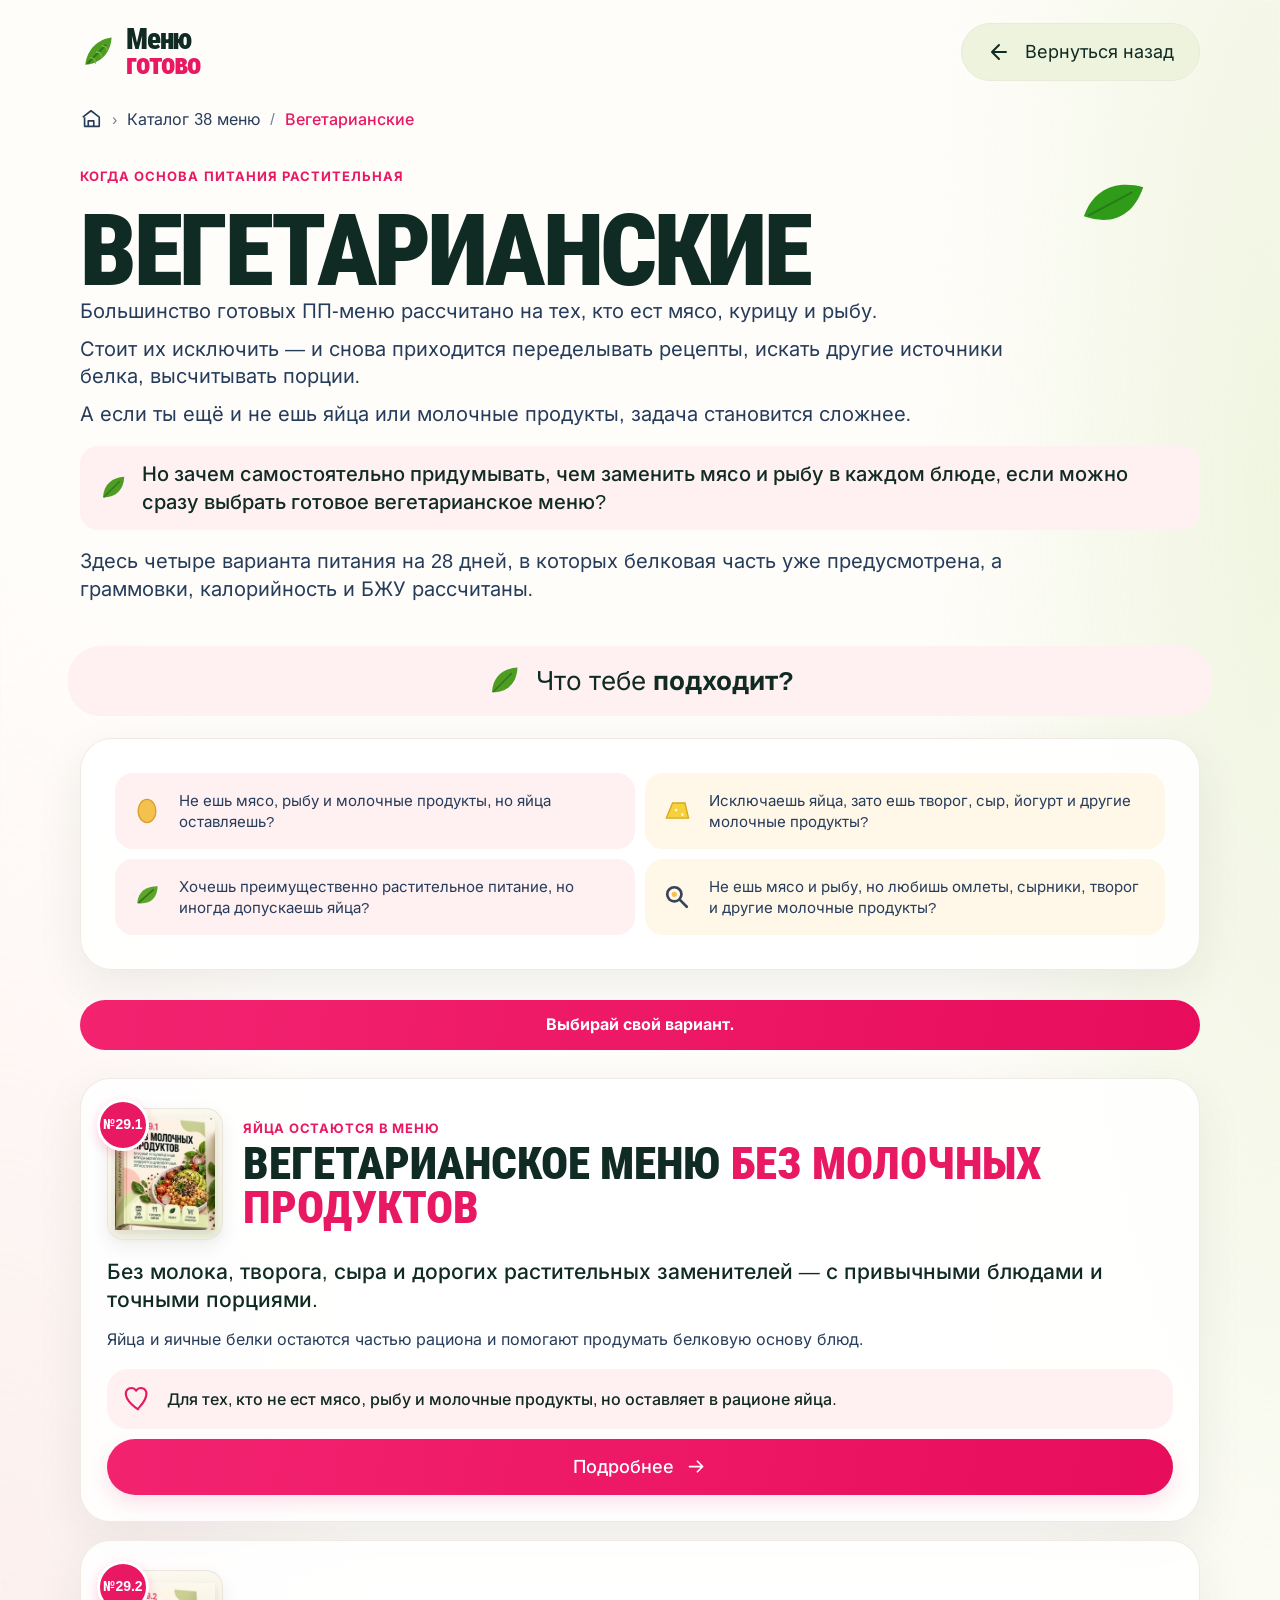
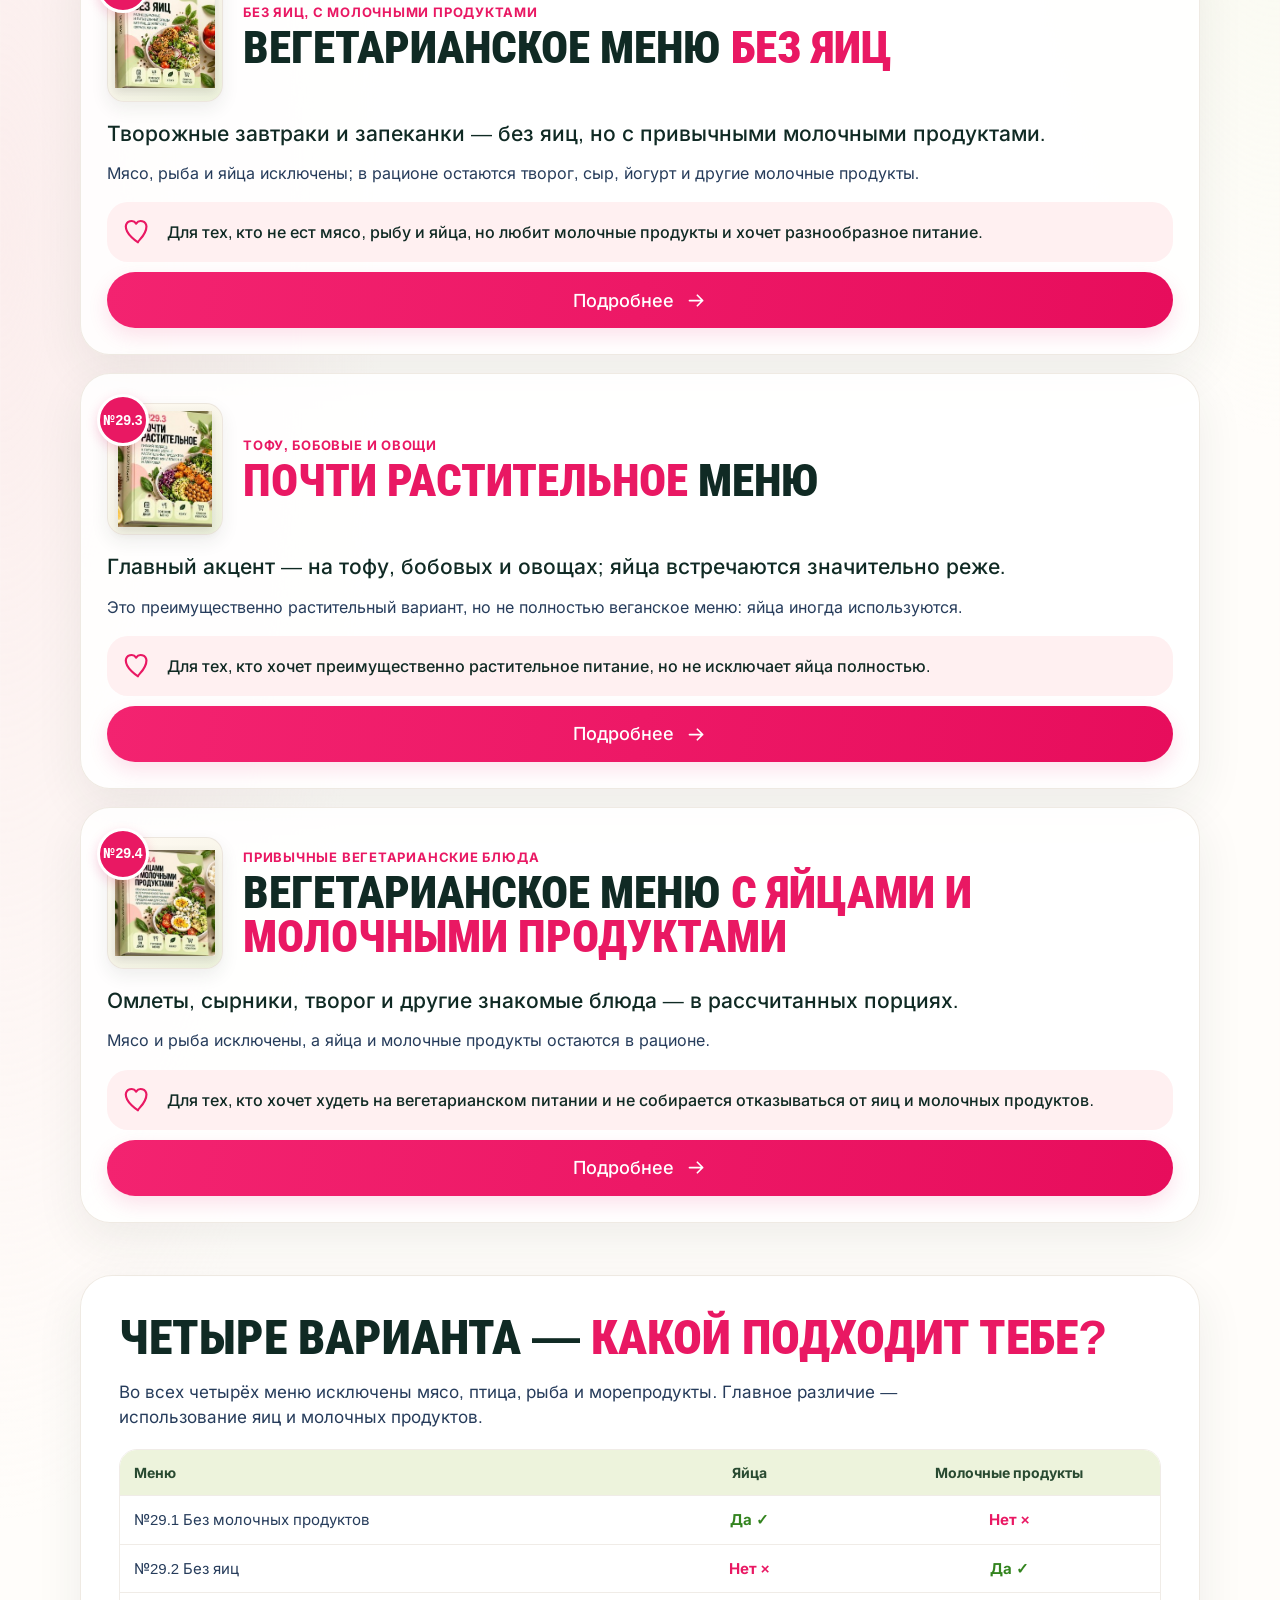
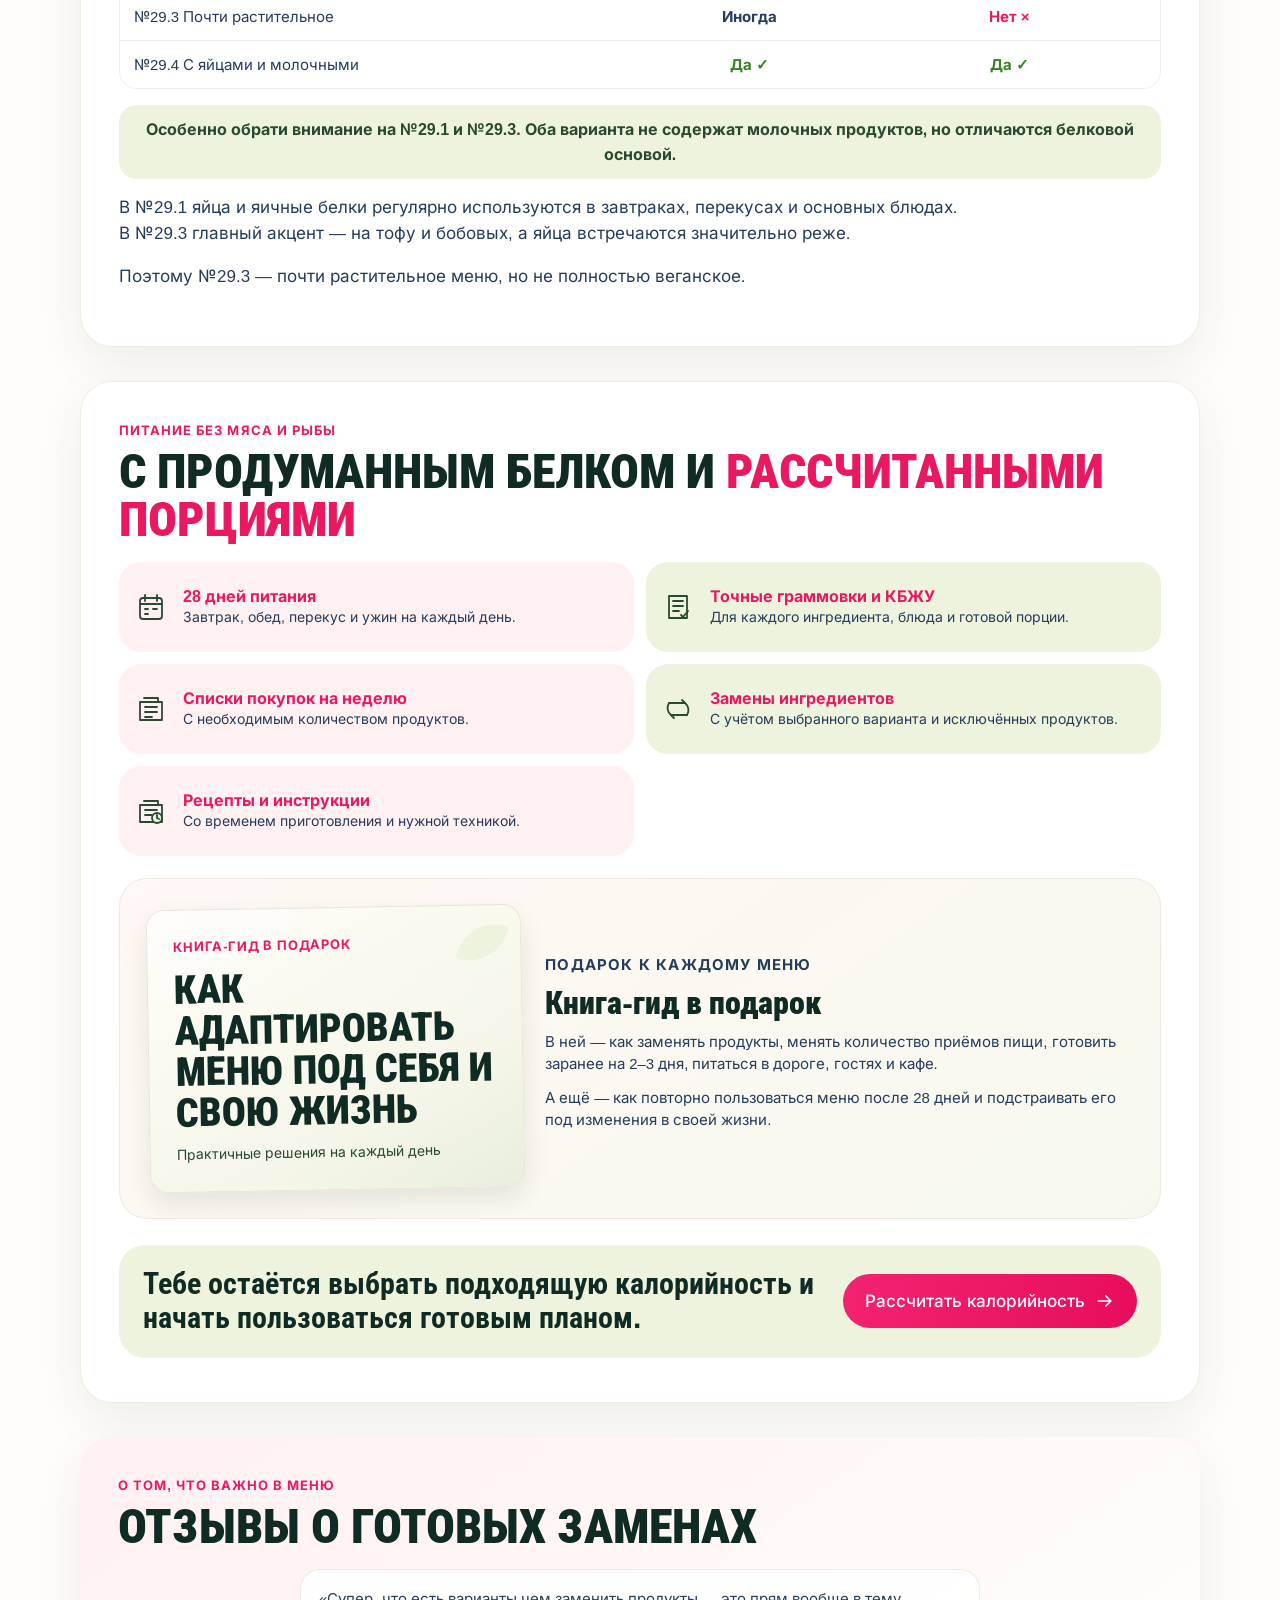
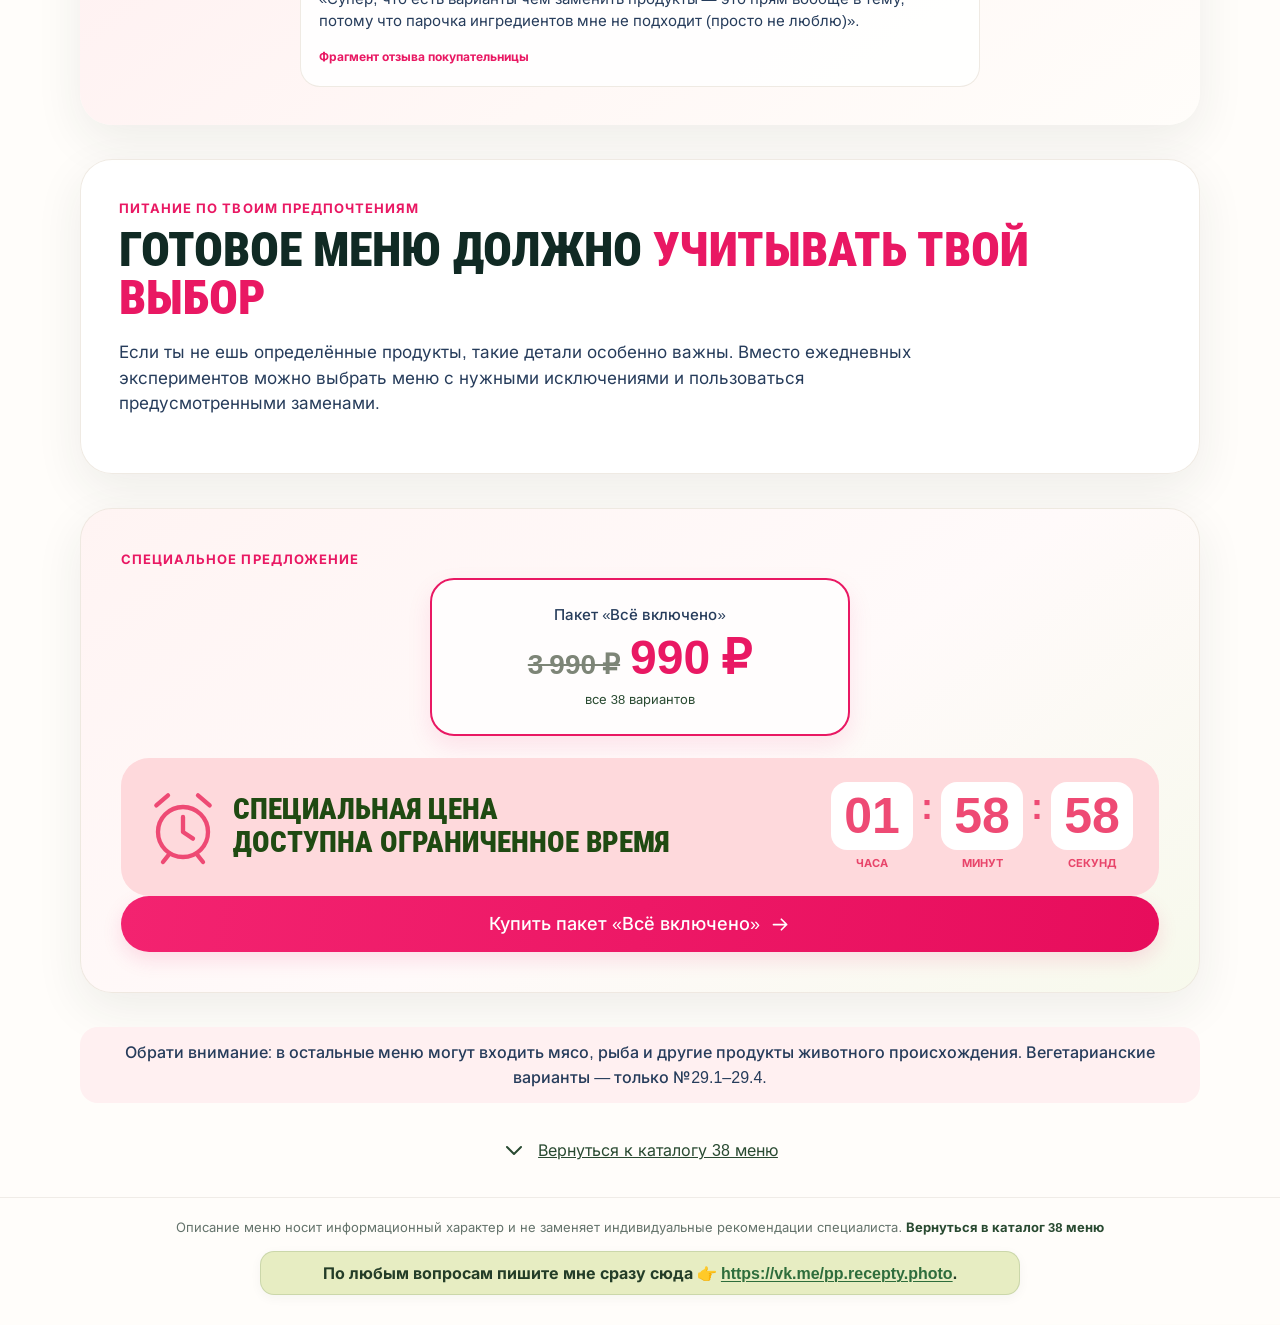
<file: vegetarianskie.html>
<!doctype html>
<html lang="ru">
<head>
  <meta charset="utf-8">
  <meta name="viewport" content="width=device-width, initial-scale=1, viewport-fit=cover">
  <meta name="color-scheme" content="light only">
  <meta name="description" content="Четыре вегетарианских меню на 28 дней: без молочных продуктов, без яиц, почти растительное и с яйцами и молочными продуктами.">
  <title>Вегетарианские меню — 4 варианта на 28 дней | Меню готово</title>
  <style>
    @font-face{font-family:Inter;src:url("assets/fonts/inter-cyrillic-400.woff2") format("woff2");font-style:normal;font-weight:400;font-display:swap}
    @font-face{font-family:Inter;src:url("assets/fonts/inter-cyrillic-500.woff2") format("woff2");font-style:normal;font-weight:500;font-display:swap}
    @font-face{font-family:Inter;src:url("assets/fonts/inter-cyrillic-700.woff2") format("woff2");font-style:normal;font-weight:700;font-display:swap}
    @font-face{font-family:"Roboto Condensed";src:url("assets/fonts/roboto-condensed-cyrillic-700.woff2") format("woff2");font-style:normal;font-weight:700;font-display:swap}
    @font-face{font-family:"Roboto Condensed";src:url("assets/fonts/roboto-condensed-cyrillic-900.woff2") format("woff2");font-style:normal;font-weight:900;font-display:swap}
    :root{color-scheme:light;--ink:#102a24;--pink:#e91863;--navy:#263c5b;--green:#294a31;--leaf:#edf3dc;--rose:#fff0f1;--paper:#fffdfa;--line:#f0ece7;--shadow:0 16px 48px rgba(42,48,34,.08);font-family:Inter,Arial,sans-serif;color:var(--ink);background:var(--paper)}
    *{box-sizing:border-box}
    html{scroll-behavior:smooth}
    body{margin:0;min-width:320px;background:radial-gradient(ellipse at 0 30%,rgba(247,220,222,.48),transparent 24rem),radial-gradient(ellipse at 100% 8%,rgba(236,243,218,.8),transparent 22rem),var(--paper);font-size:16px;line-height:1.55}
    a{color:inherit}
    .shell{width:min(1120px,calc(100% - 56px));margin-inline:auto}
    .topbar{min-height:104px;display:flex;align-items:center;justify-content:space-between;gap:24px}
    .brand{display:inline-flex;align-items:center;gap:10px;text-decoration:none;line-height:.86}
    .brand-mark{width:36px;height:42px;display:grid;place-items:center}
    .brand-mark svg{width:34px;height:38px}
    .brand-word{display:grid;font-family:"Roboto Condensed",sans-serif;font-weight:900;font-size:29px;letter-spacing:-1.2px}
    .brand-word span:last-child{color:var(--pink)}
    .back{display:inline-flex;align-items:center;justify-content:center;gap:14px;min-height:58px;padding:0 25px;border:1px solid #e8eada;border-radius:999px;background:var(--leaf);text-decoration:none;font-size:18px;transition:transform .18s ease,background .18s ease}
    .back:hover{transform:translateY(-2px);background:#e5edcf}
    .back svg{width:24px;height:24px;flex:none}
    .crumbs{display:flex;align-items:center;flex-wrap:wrap;gap:10px;margin:3px 0 30px;color:var(--navy);font-size:16px}
    .crumbs a{text-decoration:none}
    .crumbs a:hover{text-decoration:underline}
    .crumbs .current{color:var(--pink);font-weight:500}
    .crumb-home{display:inline-flex;align-items:center}
    .crumb-home svg{width:22px;height:22px}
    .slash{color:#718098}
    .hero{position:relative;padding:4px 0 20px}
    .eyebrow{display:inline-flex;align-items:center;gap:9px;padding:7px 16px;border-radius:999px;background:var(--leaf);color:var(--green);font-size:13px;font-weight:700;letter-spacing:.06em;text-transform:uppercase}
    .eyebrow-dot{width:8px;height:8px;border-radius:50%;background:var(--pink)}
    h1{max-width:1000px;margin:18px 0 0;font-family:"Roboto Condensed",Impact,sans-serif;font-size:clamp(48px,8.7vw,100px);font-weight:900;line-height:.94;letter-spacing:-.035em;text-transform:uppercase}
    h1 .accent,.accent{color:var(--pink)}
    .hero-lead{margin:16px 0 8px;font-family:"Roboto Condensed",sans-serif;font-size:clamp(24px,3.2vw,36px);font-weight:700;line-height:1.08}
    .hero-copy{max-width:990px;margin:0;color:var(--navy);font-size:clamp(16px,1.9vw,20px);line-height:1.38}
    .hero-copy+.hero-copy{margin-top:10px}
    .hero-leaf{position:absolute;right:5%;top:10px;width:63px;height:63px;transform:rotate(17deg)}
    .hero-leaf path:first-child{fill:#2f9b18}
    .hero-leaf path:last-child{fill:none;stroke:#247d16;stroke-width:2}
    .banner{position:relative;display:flex;align-items:center;justify-content:center;gap:14px;margin:22px -12px 22px;padding:15px 28px;border-radius:32px;background:var(--rose);font-size:clamp(18px,2.4vw,26px);text-align:center}
    .banner svg{width:36px;height:36px;flex:none}
    .banner p{margin:0}
    .menu-list{display:grid;gap:18px;padding-bottom:18px}
    .menu-card{padding:clamp(17px,2.4vw,26px);border:1px solid rgba(235,229,221,.8);border-radius:30px;background:rgba(255,255,255,.86);box-shadow:var(--shadow);overflow:hidden}
    .menu-heading{display:grid;grid-template-columns:116px minmax(0,1fr);align-items:center;gap:20px;min-height:138px;margin:0 0 15px}
    .cover-frame{position:relative;display:grid;place-items:center;width:116px;height:132px;padding:7px;border:1px solid rgba(235,229,221,.9);border-radius:17px;background:linear-gradient(145deg,#fffaf2,#f7f5e9 58%,#edf2dc);box-shadow:0 7px 18px rgba(42,48,34,.08)}
    .cover{display:block;width:auto;height:auto;min-width:0;min-height:0;max-width:100%;max-height:100%;object-fit:contain;filter:drop-shadow(0 4px 5px rgba(35,39,30,.13));transition:transform .2s ease}
    .menu-card:hover .cover{transform:translateY(-2px)}
    .number{position:absolute;z-index:2;left:-11px;top:-10px;display:grid;place-items:center;width:52px;height:52px;border:3px solid #fff;border-radius:50%;background:var(--pink);color:#fff;font-family:"Roboto Condensed",sans-serif;font-size:14px;font-weight:700;box-shadow:0 4px 12px rgba(233,24,99,.18)}
    .title-group{min-width:0;overflow-wrap:anywhere}
    .title-kicker{margin:0 0 4px;color:var(--pink);font-size:13px;font-weight:700;letter-spacing:.06em;text-transform:uppercase;overflow-wrap:anywhere;hyphens:auto}
    .menu-title{min-width:0;margin:0;font-family:"Roboto Condensed",sans-serif;font-size:clamp(30px,4.2vw,45px);font-weight:900;line-height:.98;text-transform:uppercase;overflow-wrap:anywhere;hyphens:auto}
    .menu-title .pink{color:var(--pink)}
    .lead{margin:0 0 13px;font-size:clamp(17px,2vw,21px);font-weight:500;line-height:1.35}
    .description{margin:0;color:var(--navy);font-size:16px;line-height:1.52}
    .callout{display:grid;grid-template-columns:32px 1fr;align-items:center;gap:12px;margin:17px 0 10px;padding:14px 16px;border-radius:21px;background:var(--rose);font-size:16px;font-weight:500;line-height:1.4}
    .callout svg{width:30px;height:32px;fill:none;stroke:var(--pink);stroke-width:2.3;stroke-linecap:round;stroke-linejoin:round}
    .macro{display:flex;align-items:center;gap:10px;margin:14px 0 4px;font-family:"Roboto Condensed",sans-serif;font-size:clamp(22px,3vw,29px);font-weight:700;line-height:1.15}
    .macro svg{width:24px;height:26px;flex:none}
    .note{margin:4px 0 16px;padding-left:10px;color:var(--navy);font-size:15px;font-style:italic;line-height:1.45}
    .more{margin-top:8px}
    .more summary{display:flex;align-items:center;justify-content:center;gap:12px;min-height:56px;padding:12px 20px;border-radius:999px;background:linear-gradient(100deg,#f32370,#e70d5c);color:white;cursor:pointer;list-style:none;font-size:18px;font-weight:500;text-align:center;box-shadow:0 8px 20px rgba(233,24,99,.13);transition:filter .18s ease,transform .18s ease}
    .more summary::-webkit-details-marker{display:none}
    .more summary:hover{filter:saturate(1.12);transform:translateY(-1px)}
    .more summary svg{width:21px;height:21px;transition:transform .2s ease}
    .more[open] summary svg{transform:rotate(90deg)}
    .more-body{padding:14px 4px 3px;color:var(--navy);font-size:15px;animation:fade-in .18s ease-out}
    .more-body p{margin:0 0 12px}
    .more-link{display:inline-flex;align-items:center;gap:8px;color:var(--pink);font-weight:700;text-decoration:none}
    .more-link:hover{text-decoration:underline}
    .more-link svg{width:18px;height:18px}
    .section{margin:34px 0;padding:clamp(20px,4vw,38px);border:1px solid rgba(235,229,221,.8);border-radius:32px;background:rgba(255,255,255,.88);box-shadow:var(--shadow)}
    .section-kicker{margin:0 0 8px;color:var(--pink);font-size:13px;font-weight:700;letter-spacing:.08em;text-transform:uppercase}
    .section-title{margin:0 0 18px;font-family:"Roboto Condensed",sans-serif;font-size:clamp(30px,5vw,48px);font-weight:900;line-height:1;text-transform:uppercase}
    .section-intro{max-width:840px;margin:0 0 18px;color:var(--navy);font-size:17px;line-height:1.5}
    .choice-list{display:grid;gap:10px}
    .choice-row{display:grid;grid-template-columns:minmax(150px,.55fr) minmax(0,1.45fr);align-items:center;gap:18px;padding:14px 16px;border-bottom:1px solid var(--line)}
    .choice-row:last-child{border-bottom:0}
    .choice-label{display:inline-flex;align-items:center;justify-content:center;min-width:0;max-width:100%;min-height:46px;padding:8px 12px;border-radius:16px;background:var(--rose);color:var(--pink);font-family:"Roboto Condensed",sans-serif;font-size:20px;font-weight:700;text-align:center;white-space:normal;overflow-wrap:anywhere;hyphens:auto}
    .choice-row p{margin:0;color:var(--navy);font-size:16px;line-height:1.45}
    .included-grid{display:grid;grid-template-columns:repeat(2,minmax(0,1fr));gap:12px}
    .included-item{display:grid;grid-template-columns:36px 1fr;align-items:center;gap:12px;min-height:90px;padding:16px;border-radius:22px;background:var(--rose)}
    .included-item:nth-child(even){background:var(--leaf)}
    .included-item svg{width:32px;height:32px;fill:none;stroke:var(--green);stroke-width:1.8;stroke-linecap:round;stroke-linejoin:round}
    .included-item strong{display:block;color:var(--pink);font-size:16px;line-height:1.3}
    .included-item span{display:block;color:var(--navy);font-size:14px;line-height:1.4}
    .cta{display:flex;align-items:center;justify-content:space-between;gap:20px;margin:26px 0 6px;padding:22px 24px;border-radius:26px;background:var(--leaf)}
    .cta p{margin:0;font-family:"Roboto Condensed",sans-serif;font-size:clamp(22px,3vw,30px);font-weight:700;line-height:1.15}
    .cta a{display:inline-flex;align-items:center;justify-content:center;gap:10px;min-height:54px;padding:12px 22px;border-radius:999px;background:linear-gradient(100deg,#f32370,#e70d5c);color:white;text-decoration:none;font-size:17px;font-weight:500;white-space:nowrap}
    .cta a svg{width:20px;height:20px}
    .endnote{display:flex;justify-content:center;align-items:center;gap:12px;padding:20px 0 34px;color:var(--green);font-size:16px;text-align:center}
    .endnote svg{width:24px;height:24px;flex:none}
    .site-footer{padding:19px 0 30px;border-top:1px solid var(--line);color:#64736b;font-size:13px;text-align:center}
    .site-footer a{color:var(--green);font-weight:700;text-decoration:none}
    .offer-deck{margin:34px 0;padding:clamp(22px,4vw,40px);border:1px solid rgba(235,229,221,.8);border-radius:32px;background:linear-gradient(145deg,#fff4f3,#fffafa 55%,#f7f9ec);box-shadow:var(--shadow)}
    .offer-kicker{margin:0 0 9px;color:var(--pink);font-size:13px;font-weight:700;letter-spacing:.08em;text-transform:uppercase}
    .offer-title{max-width:900px;margin:0 0 14px;font-family:"Roboto Condensed",sans-serif;font-size:clamp(30px,5vw,48px);font-weight:900;line-height:1;text-transform:uppercase}
    .offer-intro{max-width:900px;margin:0 0 20px;color:var(--navy);font-size:17px;line-height:1.5}
    .price-grid{display:grid;grid-template-columns:repeat(3,minmax(0,1fr));gap:12px}
    .price-card{display:flex;flex-direction:column;align-items:center;justify-content:center;min-height:158px;padding:18px;border:1px solid #ece8e3;border-radius:24px;background:#fff;text-align:center}
    .price-card.featured{border:2px solid var(--pink);background:#fffdfd;box-shadow:0 10px 24px rgba(233,24,99,.1)}
    .price-card span{color:var(--navy);font-size:15px;font-weight:500;line-height:1.35}
    .price-card strong{display:block;margin:9px 0 2px;color:var(--pink);font-family:"Roboto Condensed",sans-serif;font-size:clamp(34px,5vw,48px);font-weight:900;line-height:1}
    .price-card small{color:var(--green);font-size:13px}
    .offer-note{margin:17px 0 15px;padding:13px 16px;border-radius:18px;background:var(--rose);color:var(--navy);font-weight:500;text-align:center}
    .offer-button{display:flex;align-items:center;justify-content:center;gap:10px;min-height:56px;padding:13px 20px;border-radius:999px;background:linear-gradient(100deg,#f32370,#e70d5c);color:#fff;text-decoration:none;font-size:18px;font-weight:500;box-shadow:0 8px 20px rgba(233,24,99,.13)}
    .offer-button svg{width:21px;height:21px}
    .calc-card{display:grid;grid-template-columns:64px minmax(0,1fr) auto;align-items:center;gap:18px;margin:22px 0 6px;padding:22px;border:1px solid rgba(235,229,221,.8);border-radius:28px;background:#fff;box-shadow:var(--shadow)}
    .calc-icon{display:grid;place-items:center;width:64px;height:64px;border-radius:19px;background:#f0e8ff;color:#7653bb}
    .calc-icon svg{width:42px;height:42px;fill:none;stroke:currentColor;stroke-width:1.8;stroke-linecap:round;stroke-linejoin:round}
    .calc-title{margin:0 0 5px;font-family:"Roboto Condensed",sans-serif;font-size:clamp(22px,3vw,30px);font-weight:700;line-height:1.1}
    .calc-copy p{margin:0;color:var(--navy);font-size:15px;line-height:1.4}
    .calc-range{display:inline-block;margin-top:8px;padding:5px 10px;border-radius:999px;background:var(--leaf);color:var(--green);font-size:13px}
    .calc-button{display:inline-flex;align-items:center;justify-content:center;gap:8px;min-height:48px;padding:11px 17px;border-radius:999px;background:#7453c7;color:white;text-decoration:none;font-size:15px;font-weight:500;white-space:nowrap}
    .calc-button svg{width:19px;height:19px}

    .intro-panel{margin:22px 0 30px;padding:clamp(20px,3.2vw,34px);border:1px solid rgba(235,229,221,.8);border-radius:32px;background:linear-gradient(145deg,#fff0f1,#fff8f8 57%,#fffdfa);box-shadow:var(--shadow)}
    .intro-panel p{margin:0 0 13px;color:var(--navy);font-size:clamp(16px,1.9vw,21px);line-height:1.48}
    .intro-panel .problem-strong{color:var(--pink);font-size:clamp(18px,2.2vw,24px);font-weight:700;line-height:1.35}
    .intro-highlight{display:grid;grid-template-columns:38px 1fr;align-items:center;gap:12px;margin-top:18px;padding:14px 16px;border-radius:20px;background:rgba(255,255,255,.72)}
    .intro-highlight p{margin:0;font-size:clamp(15px,1.7vw,18px)}
    .intro-highlight strong{color:var(--pink)}
    .intro-leaf{display:grid;place-items:center;width:36px;height:36px;border-radius:50%;background:var(--leaf);color:var(--green);font-size:22px}
    .list-heading{margin:34px 0 18px}
    .compare-foot{margin:16px 0 0;padding:12px 16px;border-radius:18px;background:var(--leaf);color:var(--green);font-weight:700;text-align:center}
    .guide-card{display:grid;grid-template-columns:minmax(220px,.78fr) minmax(0,1.22fr);align-items:stretch;gap:22px;margin:22px 0 0;padding:clamp(18px,3vw,28px);border:1px solid rgba(235,229,221,.8);border-radius:28px;background:linear-gradient(145deg,#fff8f4,#f7f9ef);overflow:hidden}
    .guide-cover{position:relative;display:flex;flex-direction:column;justify-content:center;min-height:240px;padding:26px;border:1px solid #e9e5dc;border-radius:18px;background:linear-gradient(150deg,#fffdfa 0%,#f5f6e8 68%,#e9efdc 100%);box-shadow:0 12px 26px rgba(42,48,34,.1);transform:rotate(-1deg)}
    .guide-cover:before{content:"";position:absolute;right:16px;top:15px;width:44px;height:44px;border-radius:44px 4px 44px 4px;background:var(--leaf);transform:rotate(15deg)}
    .guide-cover small{position:relative;color:var(--pink);font-size:13px;font-weight:700;letter-spacing:.06em;text-transform:uppercase}
    .guide-cover strong{position:relative;display:block;margin:14px 0 10px;font-family:"Roboto Condensed",sans-serif;font-size:clamp(27px,3.7vw,40px);font-weight:900;line-height:1.02;text-transform:uppercase}
    .guide-cover em{position:relative;color:var(--green);font-size:14px;font-style:normal}
    .guide-copy{align-self:center}
    .guide-copy h3{margin:0 0 10px;font-family:"Roboto Condensed",sans-serif;font-size:clamp(24px,3vw,32px);font-weight:900;line-height:1.05}
    .guide-copy p{margin:0 0 11px;color:var(--navy);font-size:15px;line-height:1.5}
    .included-foot{margin:17px 0 0;padding:13px 16px;border-radius:18px;background:var(--leaf);color:var(--green);font-weight:500;text-align:center}
    .review-strip{margin:34px 0;padding:clamp(20px,4vw,38px);border-radius:32px;background:linear-gradient(145deg,#fff0f1,#fff8f6 55%,#fffdfa);box-shadow:var(--shadow)}
    .review-grid{display:grid;grid-template-columns:repeat(3,minmax(0,1fr));gap:12px}
    .review-card{margin:0;padding:18px;border:1px solid rgba(235,229,221,.8);border-radius:20px;background:rgba(255,255,255,.86)}
    .review-card p{margin:0 0 12px;color:var(--navy);font-size:15px;line-height:1.45}
    .review-card cite{color:var(--pink);font-size:12px;font-style:normal;font-weight:700}
    .review-summary{margin:18px 0 12px;padding:13px 16px;border-radius:18px;background:var(--rose);font-weight:700;text-align:center}
    .multi-box{margin:34px 0;padding:clamp(20px,4vw,38px);border:1px solid rgba(235,229,221,.8);border-radius:32px;background:linear-gradient(145deg,#f7f9ef,#fffdfa);box-shadow:var(--shadow)}
    .multi-box>p:not(.section-kicker){max-width:900px;margin:0 0 14px;color:var(--navy);font-size:17px;line-height:1.5}
    .multi-box .multi-note{padding:13px 16px;border-radius:18px;background:var(--rose);font-size:15px}
    .multi-box .offer-button{margin-top:18px}
    @media(max-width:760px){
      .guide-card{grid-template-columns:1fr;gap:16px}
      .guide-cover{min-height:190px;padding:22px}
      .review-grid{grid-template-columns:1fr}
      .intro-highlight{grid-template-columns:30px minmax(0,1fr);gap:10px}
      .intro-leaf{width:30px;height:30px;font-size:18px}
    }
    @media(max-width:420px){
      .intro-panel{padding:17px;border-radius:24px}
      .list-heading{margin:26px 0 14px}
      .review-card{padding:15px}
      .multi-box{padding:18px 14px;border-radius:24px}
      .multi-box>p:not(.section-kicker){font-size:15px}
    }

    @keyframes fade-in{from{opacity:0;transform:translateY(-4px)}to{opacity:1;transform:translateY(0)}}
    @media(max-width:760px){
      .shell{width:min(100% - 32px,600px)}
      .topbar{min-height:82px}
      .brand-word{font-size:24px}
      .brand-mark{width:30px;height:34px}
      .brand-mark svg{width:29px;height:33px}
      .back{min-height:48px;padding:0 16px;gap:8px;font-size:14px}
      .back svg{width:20px;height:20px}
      .crumbs{gap:7px;margin:2px 0 24px;font-size:13px}
      .hero{padding-top:0}
      h1{font-size:clamp(42px,11vw,68px)}
      .hero-leaf{width:42px;height:42px;right:4px;top:2px}
      .banner{margin:18px 0;padding:13px 16px;border-radius:24px}
      .banner svg{width:28px;height:28px}
      .cta{flex-direction:column;align-items:stretch;gap:14px}
      .cta a{width:100%;max-width:100%;white-space:normal;text-align:center}
      .menu-card{padding:12px;border-radius:24px}
      .menu-heading{grid-template-columns:88px minmax(0,1fr);gap:13px;min-height:0;margin-bottom:12px}
      .cover-frame{width:88px;height:132px;padding:5px;border-radius:15px}
      .number{left:-7px;top:-7px;width:43px;height:43px;font-size:12px;border-width:3px}
      .menu-title{font-size:clamp(25px,6vw,36px)}
      .description{font-size:15px}
      .callout{font-size:15px}
      .choice-row{grid-template-columns:minmax(104px,.55fr) minmax(0,1.45fr);gap:12px;padding:12px 4px}
      .choice-label{font-size:17px}
      .choice-row p{font-size:14px}
      .included-grid{grid-template-columns:1fr}
      .price-grid{grid-template-columns:1fr}
      .price-card{min-height:120px}
      .calc-card{grid-template-columns:52px minmax(0,1fr);gap:12px;padding:16px}
      .calc-icon{width:52px;height:52px;border-radius:15px}
      .calc-icon svg{width:34px;height:34px}
      .calc-button{grid-column:1/-1;width:100%;white-space:normal}
    }
    @media(max-width:420px){
      .shell{width:calc(100% - 24px)}
      .topbar{gap:8px}
      .back{padding:0 12px;font-size:13px}
      .crumbs{font-size:12px}
      .cta{padding:17px 14px;gap:12px}
      .cta a{padding:12px 14px;font-size:15px}
      h1{font-size:42px}
      .hero-leaf{display:none}
      .hero-copy{font-size:18px}
      .menu-heading{grid-template-columns:70px minmax(0,1fr);gap:10px}
      .cover-frame{width:70px;height:110px;padding:4px}
      .number{left:-6px;top:-6px;width:39px;height:39px;font-size:11px}
      .title-kicker{font-size:11px;letter-spacing:.03em}
      .menu-title{font-size:clamp(19px,5.4vw,22px);line-height:1.02}
      .choice-row{grid-template-columns:92px minmax(0,1fr);gap:10px}
      .choice-label{min-height:40px;padding:6px;font-size:15px}
      .choice-row p{font-size:13px}
      .section{padding:18px 14px;border-radius:24px}
      .included-item{padding:13px}
    }
    @media(max-width:360px){
      .menu-heading{grid-template-columns:64px minmax(0,1fr);gap:8px}
      .cover-frame{width:64px;height:100px}
      .menu-title{font-size:18px}
    }
    @media(prefers-reduced-motion:reduce){html{scroll-behavior:auto}*,*:before,*:after{animation-duration:.01ms!important;animation-iteration-count:1!important;transition-duration:.01ms!important}}

    .question-panel{margin:20px 0 30px;padding:clamp(20px,4vw,34px);border:1px solid rgba(235,229,221,.8);border-radius:32px;background:rgba(255,255,255,.88);box-shadow:var(--shadow)}
    .question-list{display:grid;gap:12px}
    .question-row{display:grid;grid-template-columns:42px minmax(0,1fr);align-items:center;gap:16px;min-height:68px;padding:14px 18px;border-radius:22px;background:var(--rose)}
    .question-row svg{width:31px;height:31px;fill:none;stroke:var(--pink);stroke-width:2.5;stroke-linecap:round;stroke-linejoin:round}
    .question-row p{margin:0;color:var(--navy);font-size:clamp(16px,2vw,20px);line-height:1.4}
    .list-heading{margin:34px 0 18px}
    .vegetarian-page .review-grid{grid-template-columns:repeat(3,minmax(0,1fr))}
    .vegetarian-page .review-card{min-height:120px}
    @media(max-width:760px){
      .question-panel{padding:20px 16px;border-radius:25px}
      .question-row{grid-template-columns:32px minmax(0,1fr);gap:11px;padding:12px 14px}
      .question-row svg{width:26px;height:26px}
      .vegetarian-page .review-grid{grid-template-columns:1fr}
    }
    @media(max-width:420px){
      .question-panel{padding:18px 12px}
      .question-row{grid-template-columns:28px minmax(0,1fr);gap:9px;padding:12px}
      .question-row p{font-size:15px}
    }


    .vegetarian-page .review-grid{grid-template-columns:repeat(3,minmax(0,1fr))}
    .vegetarian-page .review-card{min-height:120px}
    @media(max-width:760px){.vegetarian-page .review-grid{grid-template-columns:1fr}}


    .vegetarian-thesis{display:grid;grid-template-columns:32px minmax(0,1fr);align-items:center;gap:12px;margin:18px 0;padding:14px 18px;border-radius:18px;background:var(--rose);color:var(--ink);font-size:clamp(16px,2vw,20px);font-weight:500;line-height:1.4}
    .vegetarian-thesis svg{width:30px;height:30px;flex:none}
    .vegetarian-fit-grid{display:grid;grid-template-columns:repeat(2,minmax(0,1fr));gap:10px}
    .vegetarian-fit-item{display:grid;grid-template-columns:36px minmax(0,1fr);align-items:center;gap:12px;min-height:76px;padding:13px 16px;border-radius:18px;background:var(--rose)}
    .vegetarian-fit-item:nth-child(2n){background:#fff7e8}
    .vegetarian-fit-item svg{width:32px;height:32px}
    .vegetarian-fit-item p{margin:0;color:var(--navy);font-size:15px;line-height:1.4}
    .vegetarian-choose{display:flex;align-items:center;justify-content:center;min-height:50px;margin:14px 0 28px;padding:12px 18px;border-radius:999px;background:linear-gradient(100deg,#f32370,#e70d5c);color:#fff;text-align:center;text-decoration:none;font-weight:700}
    .vegetarian-table-wrap{max-width:100%;overflow-x:auto;border:1px solid var(--line);border-radius:18px}
    .vegetarian-table{width:100%;table-layout:fixed;border-collapse:collapse;background:#fff}
    .vegetarian-table th,.vegetarian-table td{padding:12px 14px;border-bottom:1px solid var(--line);text-align:left;vertical-align:middle;overflow-wrap:anywhere;hyphens:auto}
    .vegetarian-table th{background:var(--leaf);color:var(--green);font-size:14px;font-weight:700}
    .vegetarian-table td{color:var(--navy);font-size:15px}
    .vegetarian-table th:nth-child(n+2),.vegetarian-table td:nth-child(n+2){text-align:center}
    .vegetarian-table tbody tr:last-child td{border-bottom:0}
    .vegetarian-table .yes{color:#33841f;font-weight:700}
    .vegetarian-table .no{color:var(--pink);font-weight:700}
    .vegetarian-table .sometimes{color:var(--navy);font-weight:700}
    .vegetarian-page .review-grid{grid-template-columns:minmax(0,680px);justify-content:center}
    .vegetarian-page .review-card{min-height:0}
    @media(max-width:760px){
      .vegetarian-fit-grid{grid-template-columns:1fr}
      .vegetarian-page .review-grid{grid-template-columns:minmax(0,1fr)}
    }
    @media(max-width:420px){
      .vegetarian-thesis{grid-template-columns:27px minmax(0,1fr);gap:9px;padding:12px}
      .vegetarian-thesis svg{width:26px;height:26px}
      .vegetarian-fit-item{grid-template-columns:30px minmax(0,1fr);gap:10px;padding:12px}
      .vegetarian-fit-item svg{width:28px;height:28px}
      .vegetarian-fit-item p{font-size:14px}
      .vegetarian-table th,.vegetarian-table td{padding:9px 6px;font-size:12px}
    }

    .price-grid.featured-only{grid-template-columns:minmax(0,1fr)}
    .price-grid.featured-only .price-card.featured{width:100%;max-width:420px;justify-self:center}
    /* Акционная цена и таймер — те же двухчасовые ключи, что и на главной. */
    .offer-prices{display:flex;align-items:baseline;justify-content:center;gap:10px;flex-wrap:wrap;margin:9px 0 2px}
    .price-card .offer-prices strong{margin:0}
    .offer-old-price{color:#7d8577;font-family:"Roboto Condensed",sans-serif;font-size:clamp(20px,3.2vw,28px);font-weight:700;text-decoration:line-through;text-decoration-thickness:2px;white-space:nowrap}
    .offer-current-price{white-space:nowrap}
    .offer-button{width:100%;font-family:inherit;cursor:pointer;border:0;appearance:none;text-align:center}
    .offer-button:focus-visible{outline:3px solid #dbe77b;outline-offset:3px}
    .offer-button svg{flex:none}
    .s9t{--hd:"Roboto Condensed",sans-serif;--bd:Inter,Arial,sans-serif;position:relative;margin:22px 0 0;background:#fed9dc;border-radius:28px;padding:24px 26px 26px 112px;display:flex;align-items:center;justify-content:space-between;gap:16px;flex-wrap:wrap}
    .s9t .al{position:absolute;left:22px;top:50%;margin-top:-42px;width:80px;height:84px;fill:none;stroke:#ee4a74;stroke-width:2.6;stroke-linecap:round;stroke-linejoin:round}
    .s9t .tt{font:900 clamp(18px,2.6vw,29px)/1.15 var(--hd);text-transform:uppercase;color:#1f4a12}
    .s9t .tt span{display:block;color:#1f4a12}
    .tm{display:flex;align-items:flex-start;gap:8px}
    .tm .u{text-align:center}
    .tm .u b{display:block;min-width:clamp(56px,8vw,82px);background:#fff;border-radius:16px;padding:8px 6px;font:900 clamp(30px,4.6vw,50px)/1.05 var(--hd);color:#ee4a74}
    .tm .u small{display:block;margin-top:6px;font:700 11px var(--bd);color:#e8456a;text-transform:uppercase}
    .tm .cl{font:900 36px/1.4 var(--hd);color:#ee4a74}
    .kc{position:fixed;inset:0;z-index:1000;display:grid;place-items:center;padding:18px;background:rgba(30,45,20,.58);backdrop-filter:blur(3px);overflow:auto}
    .kc[hidden]{display:none}
    .kc-b{--hd:"Roboto Condensed",sans-serif;--bd:Inter,Arial,sans-serif;position:relative;width:min(100%,620px);background:linear-gradient(160deg,#fff8f1,#fde8e8);border-radius:36px;padding:34px 28px 26px;box-shadow:0 30px 80px rgba(0,0,0,.35)}
    .kc-x{position:absolute;right:16px;top:12px;width:44px;height:44px;border:0;border-radius:50%;background:#fff;color:#17220d;font:700 28px/1 var(--bd);cursor:pointer;box-shadow:0 4px 12px rgba(0,0,0,.12)}
    .kc-b h3{font:900 clamp(26px,5vw,38px)/1.05 var(--hd);text-transform:uppercase;margin:0 40px 6px 0;color:#17220d}
    .kc-s{margin:0 0 18px;color:#5b6150;font-size:15.5px}
    .kc-g{display:grid;grid-template-columns:repeat(3,minmax(0,1fr));gap:10px}
    .kc-g a{display:block;text-align:center;text-decoration:none;background:linear-gradient(135deg,#f25679,#f4809a);color:#fff;border-radius:18px;padding:15px 6px;font:900 clamp(20px,4.6vw,26px)/1 var(--hd);box-shadow:0 8px 18px rgba(242,86,121,.28);transition:transform .15s}
    .kc-g a small{display:block;font:500 12px var(--bd);opacity:.9;margin-top:4px}
    .kc-g a:hover{transform:translateY(-2px)}
    .kc-q{display:block;margin-top:18px;background:#e6edc9;border-radius:24px;padding:16px 20px;text-decoration:none;color:#17220d}
    .kc-q b{display:block;font:900 clamp(17px,3.6vw,21px)/1.15 var(--hd);text-transform:uppercase}
    .kc-q span{display:block;margin-top:4px;font:700 16px var(--bd);color:#ee4a74}
    .kc-q[hidden]{display:none}
    @media(max-width:820px){
      .s9t{padding:104px 18px 24px;justify-content:center;text-align:center}
      .s9t .al{left:50%;margin-left:-40px;top:13px;margin-top:0}
      .s9t .tt{width:100%;text-align:center}
    }
    @media(max-width:560px){
      .kc-b{padding:62px 18px 22px;border-radius:28px}
      .kc-x{right:10px;top:10px}
      .kc-g{grid-template-columns:repeat(2,minmax(0,1fr))}
      .tm{justify-content:center;gap:5px}
      .tm .u b{min-width:48px;padding:8px 4px;font-size:28px}
      .tm .cl{font-size:30px}
      .offer-prices{gap:8px}
    }
</style>
<link rel="stylesheet" href="./assets/footer-contact-v2.css">
</head>
<body class="vegetarian-page">
  <header class="shell">
    <div class="topbar">
      <a class="brand" href="./" aria-label="Меню готово — на главную">
        <span class="brand-mark" aria-hidden="true"><svg viewBox="0 0 40 44"><path d="M5 37C7 19 20 7 36 5c-1 18-13 31-31 32Z" fill="#4f9c23"/><path d="M8 35 29 14" fill="none" stroke="#2e741d" stroke-width="2.2" stroke-linecap="round"/><path d="M11 29c4 0 6 2 6 6M18 22c4 0 6 2 6 6M25 15c4 0 6 2 6 6" fill="none" stroke="#78b843" stroke-width="1.5" stroke-linecap="round"/></svg></span>
        <span class="brand-word"><span>Меню</span><span>готово</span></span>
      </a>
      <a class="back" href="./#catalog"><svg viewBox="0 0 24 24" fill="none" stroke="currentColor" stroke-width="2" stroke-linecap="round" stroke-linejoin="round" aria-hidden="true"><path d="M19 12H5M12 19l-7-7 7-7"/></svg>Вернуться назад</a>
    </div>
    <nav class="crumbs" aria-label="Хлебные крошки">
      <a class="crumb-home" href="./" aria-label="Главная"><svg viewBox="0 0 24 24" fill="none" stroke="currentColor" stroke-width="1.8" stroke-linejoin="round" aria-hidden="true"><path d="m3 10 9-7 9 7v10H5V10"/><path d="M9 20v-6h6v6"/></svg></a>
      <span class="slash">›</span><a href="./#catalog">Каталог 38 меню</a><span class="slash">/</span><span class="current" aria-current="page">Вегетарианские</span>
    </nav>
  </header>

  <main class="shell">
    <section class="hero" aria-labelledby="page-title">
      <svg class="hero-leaf" viewBox="0 0 64 64" aria-hidden="true"><path d="M8 53C9 24 28 8 57 7c-1 29-17 47-49 46Z"/><path d="M12 51 48 15"/></svg>
      <p class="section-kicker">Когда основа питания растительная</p>
      <h1 id="page-title">Вегетарианские</h1>
      <p class="hero-copy">Большинство готовых ПП-меню рассчитано на тех, кто ест мясо, курицу и рыбу.</p>
      <p class="hero-copy">Стоит их исключить — и снова приходится переделывать рецепты, искать другие источники белка, высчитывать порции.</p>
      <p class="hero-copy">А если ты ещё и не ешь яйца или молочные продукты, задача становится сложнее.</p>
      <div class="vegetarian-thesis"><svg viewBox="0 0 48 48" aria-hidden="true"><path d="M8 39C9 18 23 7 42 6c-1 20-12 33-34 33Z" fill="#4f9c23"/><path d="M10 38 34 14" fill="none" stroke="#2d781c" stroke-width="2" stroke-linecap="round"/></svg><span>Но зачем самостоятельно придумывать, чем заменить мясо и рыбу в каждом блюде, если можно сразу выбрать готовое вегетарианское меню?</span></div>
      <p class="hero-copy">Здесь четыре варианта питания на 28 дней, в которых белковая часть уже предусмотрена, а граммовки, калорийность и БЖУ рассчитаны.</p>
    </section>

    <div class="banner"><svg viewBox="0 0 48 48" aria-hidden="true"><path d="M8 39C9 18 23 7 42 6c-1 20-12 33-34 33Z" fill="#4f9c23"/><path d="M10 38 34 14" fill="none" stroke="#2d781c" stroke-width="2" stroke-linecap="round"/></svg><p>Что тебе <strong>подходит?</strong></p></div>
    <section class="question-panel" aria-label="Выбери подходящий вариант питания">
      <div class="vegetarian-fit-grid">
        <div class="vegetarian-fit-item"><svg viewBox="0 0 36 36" aria-hidden="true"><ellipse cx="18" cy="18" rx="10" ry="13" fill="#f4c14e" stroke="#d99d28" stroke-width="1.5"/></svg><p>Не ешь мясо, рыбу и молочные продукты, но яйца оставляешь?</p></div>
        <div class="vegetarian-fit-item"><svg viewBox="0 0 36 36" aria-hidden="true"><path d="M6 26 13 9h14l4 17Z" fill="#f5d23d" stroke="#d6a91c" stroke-width="1.5"/><circle cx="17" cy="17" r="1.5" fill="#fff7d0"/><circle cx="24" cy="22" r="1.5" fill="#fff7d0"/></svg><p>Исключаешь яйца, зато ешь творог, сыр, йогурт и другие молочные продукты?</p></div>
        <div class="vegetarian-fit-item"><svg viewBox="0 0 36 36" aria-hidden="true"><path d="M7 25C8 12 17 6 30 6c-.5 13-8 21-23 19Z" fill="#5ba52b"/><path d="M9 24 25 10" fill="none" stroke="#2f751d" stroke-width="1.8" stroke-linecap="round"/></svg><p>Хочешь преимущественно растительное питание, но иногда допускаешь яйца?</p></div>
        <div class="vegetarian-fit-item"><svg viewBox="0 0 36 36" aria-hidden="true"><circle cx="15" cy="15" r="8" fill="none" stroke="#37435a" stroke-width="3"/><path d="m21 21 8 8" stroke="#37435a" stroke-width="3" stroke-linecap="round"/><circle cx="15" cy="15" r="3" fill="#f4c14e"/></svg><p>Не ешь мясо и рыбу, но любишь омлеты, сырники, творог и другие молочные продукты?</p></div>
      </div>
    </section>
    <a class="vegetarian-choose" href="#menu-291">Выбирай свой вариант.</a>

    <div class="menu-list" aria-label="Четыре вегетарианских меню">
      <article class="menu-card" id="menu-291">
        <div class="menu-heading">
          <div class="cover-frame"><img class="cover" src="assets/menu-vegetarian-291.jpg" alt="Обложка меню №29.1 — Вегетарианское меню без молочных продуктов" width="224" height="251" loading="lazy"><span class="number">№29.1</span></div>
          <div class="title-group"><p class="title-kicker">Яйца остаются в меню</p><h3 class="menu-title">Вегетарианское меню <span class="pink">без молочных продуктов</span></h3></div>
        </div>
        <p class="lead">Без молока, творога, сыра и дорогих растительных заменителей — с привычными блюдами и точными порциями.</p>
        <p class="description">Яйца и яичные белки остаются частью рациона и помогают продумать белковую основу блюд.</p>
        <div class="callout"><svg viewBox="0 0 32 32" aria-hidden="true"><path d="M16 27S3 19 3 10a6 6 0 0 1 11-3 6 6 0 0 1 11 3c0 9-9 15-9 17Z"/></svg><span>Для тех, кто не ест мясо, рыбу и молочные продукты, но оставляет в рационе яйца.</span></div>
        <details class="more"><summary>Подробнее <svg viewBox="0 0 24 24" fill="none" stroke="currentColor" stroke-width="2" stroke-linecap="round" stroke-linejoin="round" aria-hidden="true"><path d="M4 12h15M13 6l6 6-6 6"/></svg></summary><div class="more-body"><p>Яйца и яичные белки регулярно используются в завтраках, перекусах и основных блюдах. Молочные продукты в меню не входят, а порции и КБЖУ рассчитаны заранее.</p><a class="more-link" href="./#offer">Посмотреть предложение «Всё включено» <svg viewBox="0 0 24 24" fill="none" stroke="currentColor" stroke-width="2" stroke-linecap="round" stroke-linejoin="round" aria-hidden="true"><path d="M4 12h15M13 6l6 6-6 6"/></svg></a></div></details>
      </article>
      <article class="menu-card" id="menu-292">
        <div class="menu-heading">
          <div class="cover-frame"><img class="cover" src="assets/menu-vegetarian-292.jpg" alt="Обложка меню №29.2 — Вегетарианское меню без яиц" width="237" height="249" loading="lazy"><span class="number">№29.2</span></div>
          <div class="title-group"><p class="title-kicker">Без яиц, с молочными продуктами</p><h3 class="menu-title">Вегетарианское меню <span class="pink">без яиц</span></h3></div>
        </div>
        <p class="lead">Творожные завтраки и запеканки — без яиц, но с привычными молочными продуктами.</p>
        <p class="description">Мясо, рыба и яйца исключены; в рационе остаются творог, сыр, йогурт и другие молочные продукты.</p>
        <div class="callout"><svg viewBox="0 0 32 32" aria-hidden="true"><path d="M16 27S3 19 3 10a6 6 0 0 1 11-3 6 6 0 0 1 11 3c0 9-9 15-9 17Z"/></svg><span>Для тех, кто не ест мясо, рыбу и яйца, но любит молочные продукты и хочет разнообразное питание.</span></div>
        <details class="more"><summary>Подробнее <svg viewBox="0 0 24 24" fill="none" stroke="currentColor" stroke-width="2" stroke-linecap="round" stroke-linejoin="round" aria-hidden="true"><path d="M4 12h15M13 6l6 6-6 6"/></svg></summary><div class="more-body"><p>Вариант рассчитан на тех, кто исключает яйца, но сохраняет молочные продукты. В меню заранее подобраны блюда, порции и сочетания продуктов.</p><a class="more-link" href="./#offer">Посмотреть предложение «Всё включено» <svg viewBox="0 0 24 24" fill="none" stroke="currentColor" stroke-width="2" stroke-linecap="round" stroke-linejoin="round" aria-hidden="true"><path d="M4 12h15M13 6l6 6-6 6"/></svg></a></div></details>
      </article>
      <article class="menu-card" id="menu-293">
        <div class="menu-heading">
          <div class="cover-frame"><img class="cover" src="assets/menu-vegetarian-293.jpg" alt="Обложка меню №29.3 — Почти растительное меню" width="209" height="257" loading="lazy"><span class="number">№29.3</span></div>
          <div class="title-group"><p class="title-kicker">Тофу, бобовые и овощи</p><h3 class="menu-title"><span class="pink">Почти растительное</span> меню</h3></div>
        </div>
        <p class="lead">Главный акцент — на тофу, бобовых и овощах; яйца встречаются значительно реже.</p>
        <p class="description">Это преимущественно растительный вариант, но не полностью веганское меню: яйца иногда используются.</p>
        <div class="callout"><svg viewBox="0 0 32 32" aria-hidden="true"><path d="M16 27S3 19 3 10a6 6 0 0 1 11-3 6 6 0 0 1 11 3c0 9-9 15-9 17Z"/></svg><span>Для тех, кто хочет преимущественно растительное питание, но не исключает яйца полностью.</span></div>
        <details class="more"><summary>Подробнее <svg viewBox="0 0 24 24" fill="none" stroke="currentColor" stroke-width="2" stroke-linecap="round" stroke-linejoin="round" aria-hidden="true"><path d="M4 12h15M13 6l6 6-6 6"/></svg></summary><div class="more-body"><p>В основе — тофу, бобовые и овощи. Яйца появляются реже, поэтому меню почти растительное, но не полностью веганское.</p><a class="more-link" href="./#offer">Посмотреть предложение «Всё включено» <svg viewBox="0 0 24 24" fill="none" stroke="currentColor" stroke-width="2" stroke-linecap="round" stroke-linejoin="round" aria-hidden="true"><path d="M4 12h15M13 6l6 6-6 6"/></svg></a></div></details>
      </article>
      <article class="menu-card" id="menu-294">
        <div class="menu-heading">
          <div class="cover-frame"><img class="cover" src="assets/menu-vegetarian-294.jpg" alt="Обложка меню №29.4 — Вегетарианское меню с яйцами и молочными продуктами" width="244" height="258" loading="lazy"><span class="number">№29.4</span></div>
          <div class="title-group"><p class="title-kicker">Привычные вегетарианские блюда</p><h3 class="menu-title">Вегетарианское меню <span class="pink">с яйцами и молочными продуктами</span></h3></div>
        </div>
        <p class="lead">Омлеты, сырники, творог и другие знакомые блюда — в рассчитанных порциях.</p>
        <p class="description">Мясо и рыба исключены, а яйца и молочные продукты остаются в рационе.</p>
        <div class="callout"><svg viewBox="0 0 32 32" aria-hidden="true"><path d="M16 27S3 19 3 10a6 6 0 0 1 11-3 6 6 0 0 1 11 3c0 9-9 15-9 17Z"/></svg><span>Для тех, кто хочет худеть на вегетарианском питании и не собирается отказываться от яиц и молочных продуктов.</span></div>
        <details class="more"><summary>Подробнее <svg viewBox="0 0 24 24" fill="none" stroke="currentColor" stroke-width="2" stroke-linecap="round" stroke-linejoin="round" aria-hidden="true"><path d="M4 12h15M13 6l6 6-6 6"/></svg></summary><div class="more-body"><p>В меню предусмотрены яйца, творог, сыр и другие молочные продукты. Граммовки и КБЖУ рассчитаны для каждого блюда и порции.</p><a class="more-link" href="./#offer">Посмотреть предложение «Всё включено» <svg viewBox="0 0 24 24" fill="none" stroke="currentColor" stroke-width="2" stroke-linecap="round" stroke-linejoin="round" aria-hidden="true"><path d="M4 12h15M13 6l6 6-6 6"/></svg></a></div></details>
      </article>
    </div>

    <section class="section" aria-labelledby="comparison-title">
      <h2 class="section-title" id="comparison-title">Четыре варианта — <span class="accent">какой подходит тебе?</span></h2>
      <p class="section-intro">Во всех четырёх меню исключены мясо, птица, рыба и морепродукты. Главное различие — использование яиц и молочных продуктов.</p>
      <div class="vegetarian-table-wrap" role="region" aria-label="Сравнение меню по яйцам и молочным продуктам" tabindex="0">
        <table class="vegetarian-table">
          <colgroup><col style="width:50%"><col style="width:21%"><col style="width:29%"></colgroup>
          <thead><tr><th scope="col">Меню</th><th scope="col">Яйца</th><th scope="col">Молочные продукты</th></tr></thead>
          <tbody>
            <tr><td>№29.1 Без молочных продуктов</td><td class="yes">Да ✓</td><td class="no">Нет ×</td></tr>
            <tr><td>№29.2 Без яиц</td><td class="no">Нет ×</td><td class="yes">Да ✓</td></tr>
            <tr><td>№29.3 Почти растительное</td><td class="sometimes">Иногда</td><td class="no">Нет ×</td></tr>
            <tr><td>№29.4 С яйцами и молочными</td><td class="yes">Да ✓</td><td class="yes">Да ✓</td></tr>
          </tbody>
        </table>
      </div>
      <div class="compare-foot"><strong>Особенно обрати внимание на №29.1 и №29.3.</strong> Оба варианта не содержат молочных продуктов, но отличаются белковой основой.</div>
      <p class="section-intro" style="margin-top:16px">В №29.1 яйца и яичные белки регулярно используются в завтраках, перекусах и основных блюдах. В №29.3 главный акцент — на тофу и бобовых, а яйца встречаются значительно реже.</p>
      <p class="section-intro">Поэтому №29.3 — почти растительное меню, но не полностью веганское.</p>
    </section>

    <section class="section" aria-labelledby="included-title">
      <p class="section-kicker">Питание без мяса и рыбы</p>
      <h2 class="section-title" id="included-title">С продуманным белком и <span class="accent">рассчитанными порциями</span></h2>
      <div class="included-grid">
        <div class="included-item"><svg viewBox="0 0 32 32" aria-hidden="true"><rect x="5" y="7" width="22" height="21" rx="3"/><path d="M10 4v6M22 4v6M5 13h22M10 18h3M18 18h4M10 23h3"/></svg><div><strong>28 дней питания</strong><span>Завтрак, обед, перекус и ужин на каждый день.</span></div></div>
        <div class="included-item"><svg viewBox="0 0 32 32" aria-hidden="true"><path d="M7 5h18v22H7zM11 10h10M11 15h10M11 20h6"/><path d="m19 24 2 2 5-6"/></svg><div><strong>Точные граммовки и КБЖУ</strong><span>Для каждого ингредиента, блюда и готовой порции.</span></div></div>
        <div class="included-item"><svg viewBox="0 0 32 32" aria-hidden="true"><path d="M5 9h22v18H5zM9 5h14v4M10 14h12M10 19h12M10 24h7"/></svg><div><strong>Списки покупок на неделю</strong><span>С необходимым количеством продуктов.</span></div></div>
        <div class="included-item"><svg viewBox="0 0 32 32" aria-hidden="true"><path d="M7 10h16l-3-3M25 22H9l3 3"/><path d="M23 10a9 9 0 0 1 2 12M9 22A9 9 0 0 1 7 10"/></svg><div><strong>Замены ингредиентов</strong><span>С учётом выбранного варианта и исключённых продуктов.</span></div></div>
        <div class="included-item"><svg viewBox="0 0 32 32" aria-hidden="true"><path d="M5 10h22v17H5zM9 6h14v4M10 15h12M10 20h7"/><circle cx="22" cy="23" r="5" fill="var(--leaf)"/><path d="M22 20v3l2 1"/></svg><div><strong>Рецепты и инструкции</strong><span>Со временем приготовления и нужной техникой.</span></div></div>
      </div>
      <div class="guide-card">
        <div class="guide-cover" role="img" aria-label="Книга-гид в подарок: Как адаптировать меню под себя и свою жизнь"><small>Книга-гид в подарок</small><strong>Как адаптировать меню под себя и свою жизнь</strong><em>Практичные решения на каждый день</em></div>
        <div class="guide-copy"><p class="section-kicker">Подарок к каждому меню</p><h3>Книга-гид в подарок</h3><p>В ней — как заменять продукты, менять количество приёмов пищи, готовить заранее на 2–3 дня, питаться в дороге, гостях и кафе.</p><p>А ещё — как повторно пользоваться меню после 28 дней и подстраивать его под изменения в своей жизни.</p></div>
      </div>
      <div class="cta"><p>Тебе остаётся выбрать подходящую калорийность и начать пользоваться готовым планом.</p><a href="./#calc">Рассчитать калорийность <svg viewBox="0 0 24 24" fill="none" stroke="currentColor" stroke-width="2" stroke-linecap="round" stroke-linejoin="round" aria-hidden="true"><path d="M4 12h15M13 6l6 6-6 6"/></svg></a></div>
    </section>

    <section class="review-strip" aria-labelledby="review-title">
      <p class="section-kicker">О том, что важно в меню</p><h2 class="section-title" id="review-title">Отзывы о готовых заменах</h2>
      <div class="review-grid"><blockquote class="review-card"><p>«Супер, что есть варианты чем заменить продукты — это прям вообще в тему, потому что парочка ингредиентов мне не подходит (просто не люблю)».</p><cite>Фрагмент отзыва покупательницы</cite></blockquote></div>
    </section>

    <section class="section" aria-labelledby="preferences-title">
      <p class="section-kicker">Питание по твоим предпочтениям</p>
      <h2 class="section-title" id="preferences-title">Готовое меню должно <span class="accent">учитывать твой выбор</span></h2>
      <p class="section-intro">Если ты не ешь определённые продукты, такие детали особенно важны. Вместо ежедневных экспериментов можно выбрать меню с нужными исключениями и пользоваться предусмотренными заменами.</p>
    </section>

    <section class="offer-deck" aria-labelledby="offer-kicker">
      <p class="offer-kicker" id="offer-kicker">Специальное предложение</p>
      <div class="price-grid featured-only">
        <div class="price-card featured">
          <span>Пакет «Всё включено»</span>
          <div class="offer-prices"><del class="offer-old-price">3&nbsp;990&nbsp;₽</del><strong class="offer-current-price">990&nbsp;₽</strong></div>
          <small>все 38 вариантов</small>
        </div>
      </div>
      <div class="s9t everyday-timer">
        <svg class="al" viewBox="0 0 48 50" aria-hidden="true"><circle cx="24" cy="28" r="15"/><path d="M24 19v9l6 4M8 12l7-6M40 12l-7-6M12 46l4-5M36 46l-4-5"/></svg>
        <div class="tt">Специальная цена <span>доступна ограниченное время</span></div>
        <div class="tm" role="timer" aria-label="Время действия специальной цены" aria-live="off"><div class="u"><b id="h">00</b><small>часа</small></div><span class="cl">:</span><div class="u"><b id="m">00</b><small>минут</small></div><span class="cl">:</span><div class="u"><b id="s">00</b><small>секунд</small></div></div>
      </div>
      <button type="button" class="offer-button" data-buy aria-haspopup="dialog" aria-controls="pk">Купить пакет «Всё включено» <svg viewBox="0 0 24 24" fill="none" stroke="currentColor" stroke-width="2" stroke-linecap="round" stroke-linejoin="round" aria-hidden="true"><path d="M4 12h15M13 6l6 6-6 6"/></svg></button>
    </section>
    <p class="offer-note">Обрати внимание: в остальные меню могут входить мясо, рыба и другие продукты животного происхождения. Вегетарианские варианты — только №29.1–29.4.</p>


    <a class="endnote" href="./#catalog"><svg viewBox="0 0 24 24" fill="none" stroke="currentColor" stroke-width="2" stroke-linecap="round" stroke-linejoin="round" aria-hidden="true"><path d="m5 9 7 7 7-7"/></svg>Вернуться к каталогу 38 меню</a>
  </main>
  <footer class="site-footer"><div class="shell">Описание меню носит информационный характер и не заменяет индивидуальные рекомендации специалиста. <a href="./#catalog">Вернуться в каталог 38 меню</a></div>
  <div class="footer-contact">
    <strong>По любым вопросам пишите мне сразу сюда 👉 <a href="https://vk.me/pp.recepty.photo" target="_blank" rel="noopener noreferrer" aria-label="Написать мне в VK">https://vk.me/pp.recepty.photo</a>.</strong>
  </div>
</footer>

  <script id="menu-links-category">
window.MENU_LINKS={
990:{
  1200:"https://payform.ru/aocVOD8/",
  1300:"https://payform.ru/cccVOE0/",
  1400:"https://payform.ru/dvcVOEQ/",
  1500:"https://payform.ru/eucVOFm/",
  1600:"https://payform.ru/gacVOG6/",
  1700:"https://payform.ru/hmcVOGP/",
  1800:"https://payform.ru/jlcVOHS/",
  1900:"https://payform.ru/kpcVOIt/",
  2000:"https://payform.ru/m2cVOJa/",
  2100:"https://payform.ru/nccVOJR/",
  2200:"https://payform.ru/o6cVOKi/"
},
3990:{
  1200:"https://payform.ru/8rcVOC7/",
  1300:"https://payform.ru/becVODv/",
  1400:"https://payform.ru/dicVOED/",
  1500:"https://payform.ru/eicVOFa/",
  1600:"https://payform.ru/fwcVOFV/",
  1700:"https://payform.ru/h8cVOGB/",
  1800:"https://payform.ru/j4cVOHB/",
  1900:"https://payform.ru/kdcVOIh/",
  2000:"https://payform.ru/lkcVOIV/",
  2100:"https://payform.ru/mscVOJA/",
  2200:"https://payform.ru/nqcVOK5/"
}
};
  </script>
  <div class="kc" id="pk" hidden role="dialog" aria-modal="true" aria-labelledby="pkt">
    <div class="kc-b">
      <button type="button" class="kc-x" aria-label="Закрыть" data-close>×</button>
      <h3 id="pkt">Выбери калорийность меню</h3>
      <p class="kc-s">Все 38 меню за 990 ₽ — в выбранной калорийности</p>
      <div class="kc-g" id="pkg"></div>
      <p class="kc-h" id="pkh" hidden>Подсвечены калорийности из твоего расчёта.</p>
      <a class="kc-q" href="./#f" data-close><b>Не знаешь, какую калорийность выбрать?</b><span>Рассчитай бесплатно за минуту.</span></a>
    </div>
  </div>
  <script id="everyday-package-picker">
  (function(){
    var pk=document.getElementById('pk'),pkg=document.getElementById('pkg'),pkh=document.getElementById('pkh');
    var current=document.querySelector('.offer-current-price'),old=document.querySelector('.offer-old-price'),caption=document.querySelector('.kc-s');
    var h=document.getElementById('h'),m=document.getElementById('m'),sc=document.getElementById('s');
    var KEY='menu_timer_end_990_3990',EXPIRED='menu_offer_expired_990_3990',D=2*3600*1000,offerExpired=false,end=0,lastFocus=null,previousOverflow='';
    var linksByPrice=window.MENU_LINKS||{};
    try{offerExpired=localStorage.getItem(EXPIRED)==='1'}catch(x){}
    function activePrice(){return offerExpired?3990:990}
    function priceLabel(){return offerExpired?'3\u00a0990\u00a0₽':'990\u00a0₽'}
    function activeLinks(){return linksByPrice[activePrice()]||{}}
    function build(){var html='',links=activeLinks();for(var c=1200;c<=2200;c+=100){var u=links[c]||'#';html+='<a href="'+u+'" target="_blank" rel="noopener" data-kcal="'+c+'" aria-label="Выбрать '+c+' килокалорий">'+c+'<small>ккал</small></a>'}pkg.innerHTML=html}
    function refreshLinks(){if(!pkg)return;var links=activeLinks();[].forEach.call(pkg.querySelectorAll('a[data-kcal]'),function(a){var c=a.getAttribute('data-kcal');a.setAttribute('href',links[c]||'#')})}
    function updatePrice(){var label=priceLabel();if(current)current.textContent=label;if(old)old.style.display=offerExpired?'none':'';if(caption)caption.textContent='Все 38 меню за '+label+' — в выбранной калорийности';refreshLinks()}
    function markExpired(){if(offerExpired)return;offerExpired=true;end=0;try{localStorage.setItem(EXPIRED,'1')}catch(x){}updatePrice()}
    function getEnd(){if(offerExpired)return 0;var e=0,n=Date.now();try{e=+localStorage.getItem(KEY)||0}catch(x){}if(!e){e=n+D;try{localStorage.setItem(KEY,String(e))}catch(x){}}else if(e<=n){markExpired();return 0}else if(e>n+D+5000){e=n+D;try{localStorage.setItem(KEY,String(e))}catch(x){}}return e}
    end=getEnd();
    function pad(n){return String(n).padStart(2,'0')}
    function tick(){var left=offerExpired?0:Math.round((end-Date.now())/1000);if(!offerExpired&&left<=0){markExpired();left=0}left=Math.max(0,left);if(h)h.textContent=pad(Math.floor(left/3600));if(m)m.textContent=pad(Math.floor((left%3600)/60));if(sc)sc.textContent=pad(left%60)}
    function openPicker(){build();pkh.hidden=true;lastFocus=document.activeElement;previousOverflow=document.documentElement.style.overflow;pk.hidden=false;document.documentElement.style.overflow='hidden';var close=pk.querySelector('.kc-x');if(close)close.focus()}
    function closePicker(){pk.hidden=true;document.documentElement.style.overflow=previousOverflow;if(lastFocus&&lastFocus.focus)try{lastFocus.focus()}catch(x){}}
    function onClick(e){var buy=e.target.closest&&e.target.closest('[data-buy]');if(buy){e.preventDefault();openPicker();return}if(e.target===pk){closePicker();return}var close=e.target.closest&&e.target.closest('#pk [data-close]');if(close)closePicker()}
    function onKey(e){if(e.key==='Escape'&&!pk.hidden)closePicker()}
    updatePrice();tick();setInterval(tick,1000);
    document.addEventListener('click',onClick);document.addEventListener('keydown',onKey);
  })();
  </script>

</body>
</html>
</file>
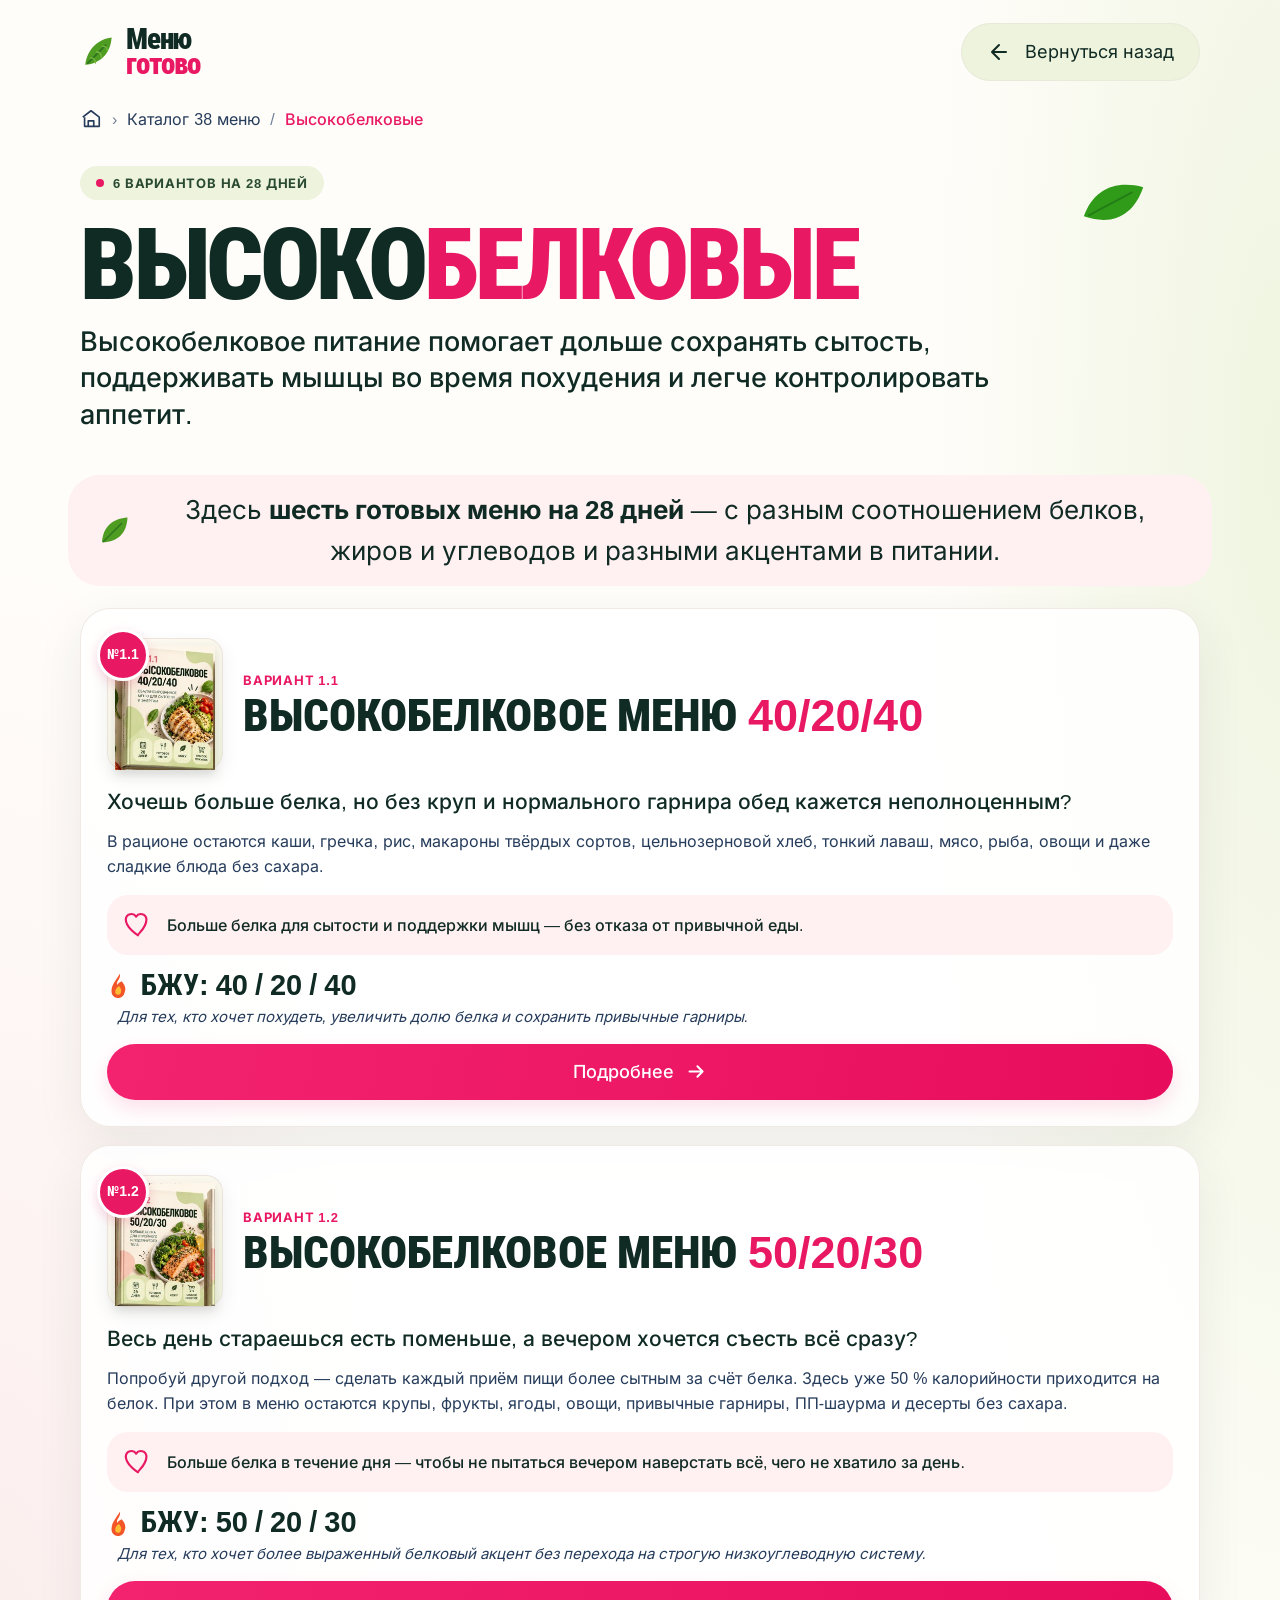
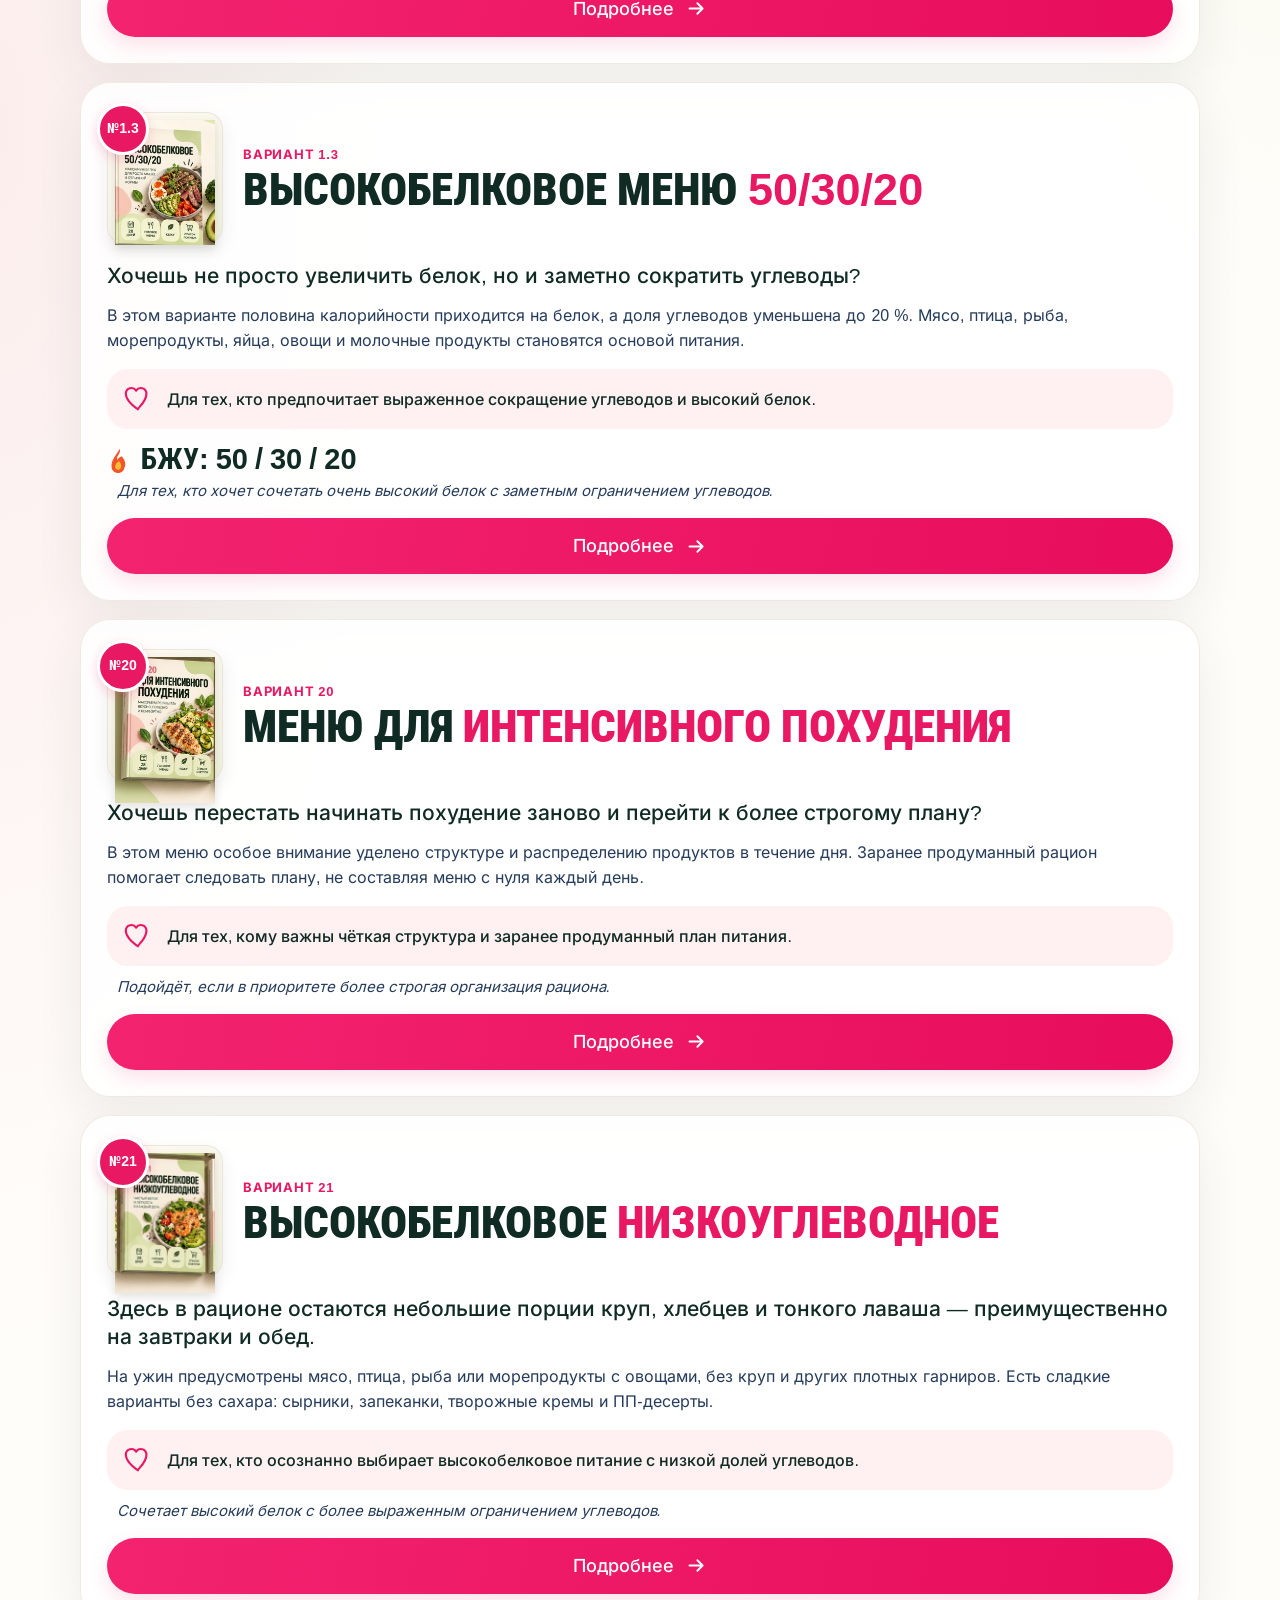
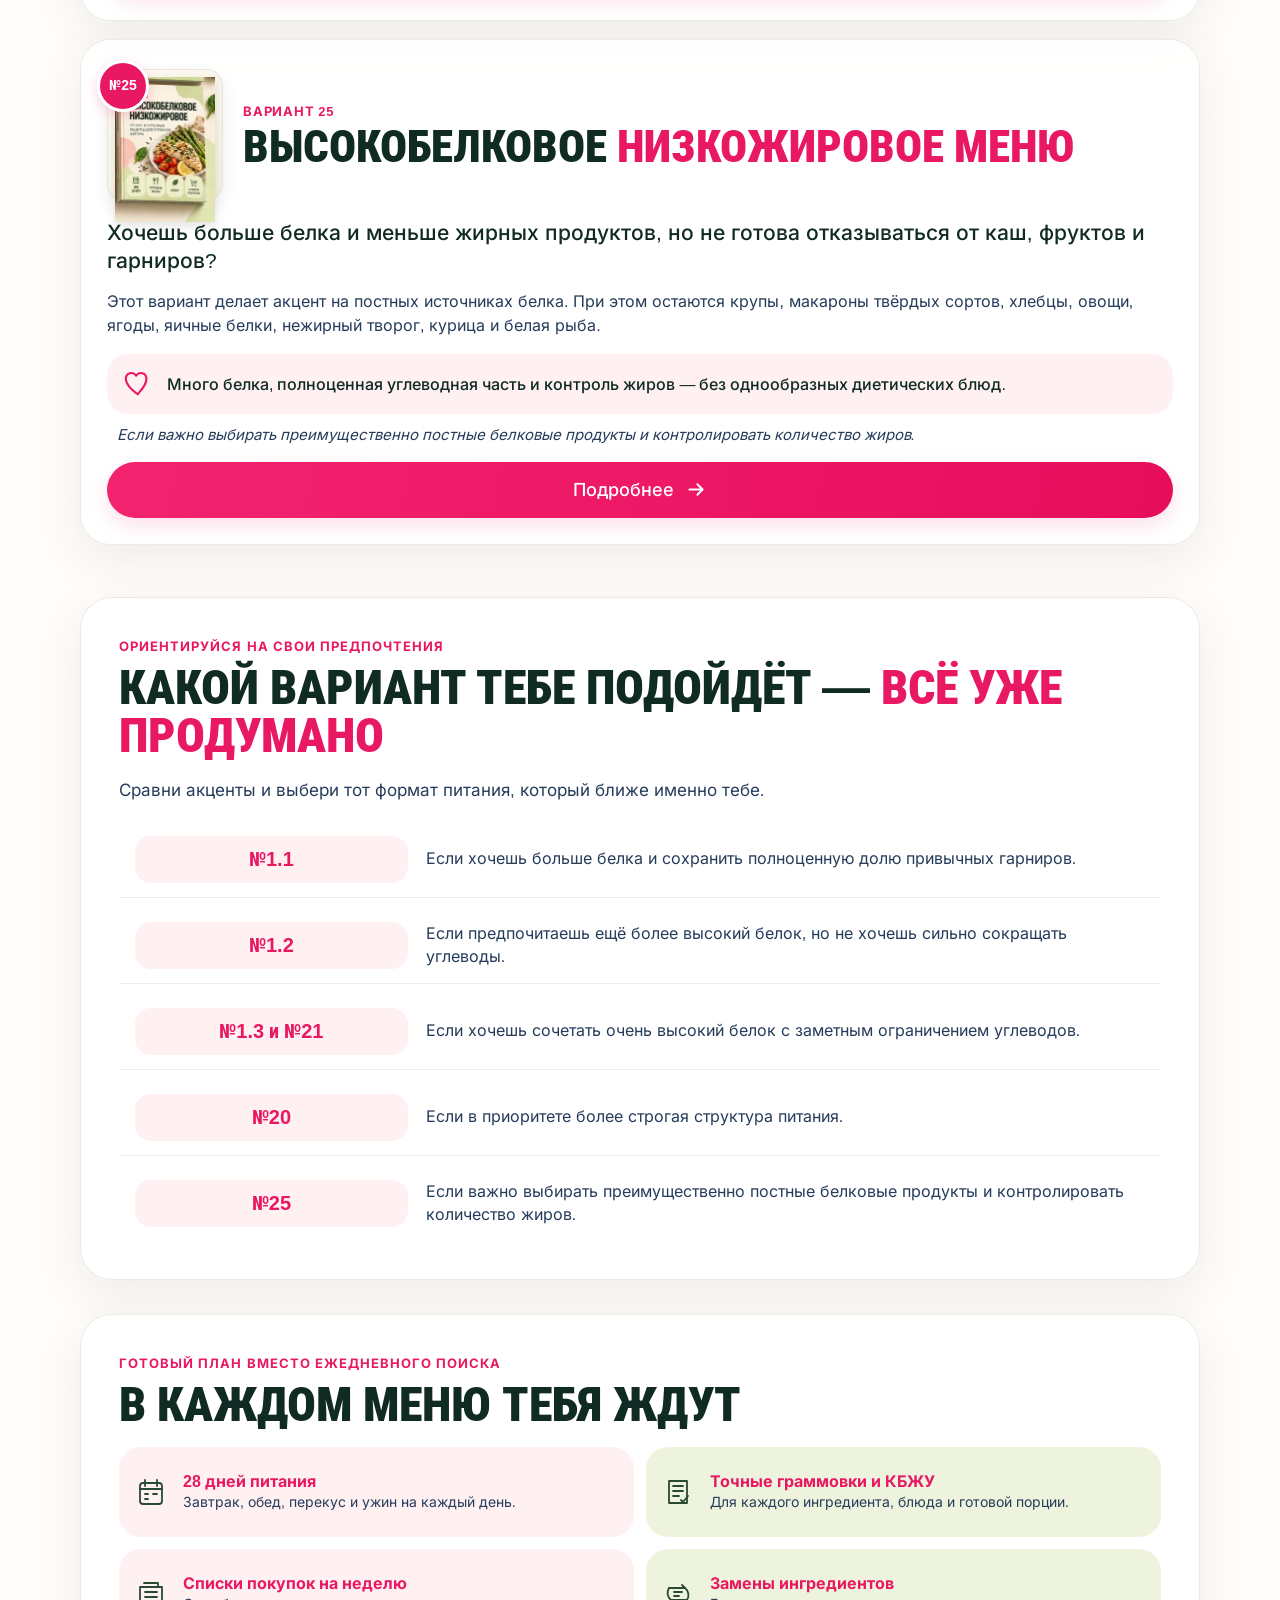
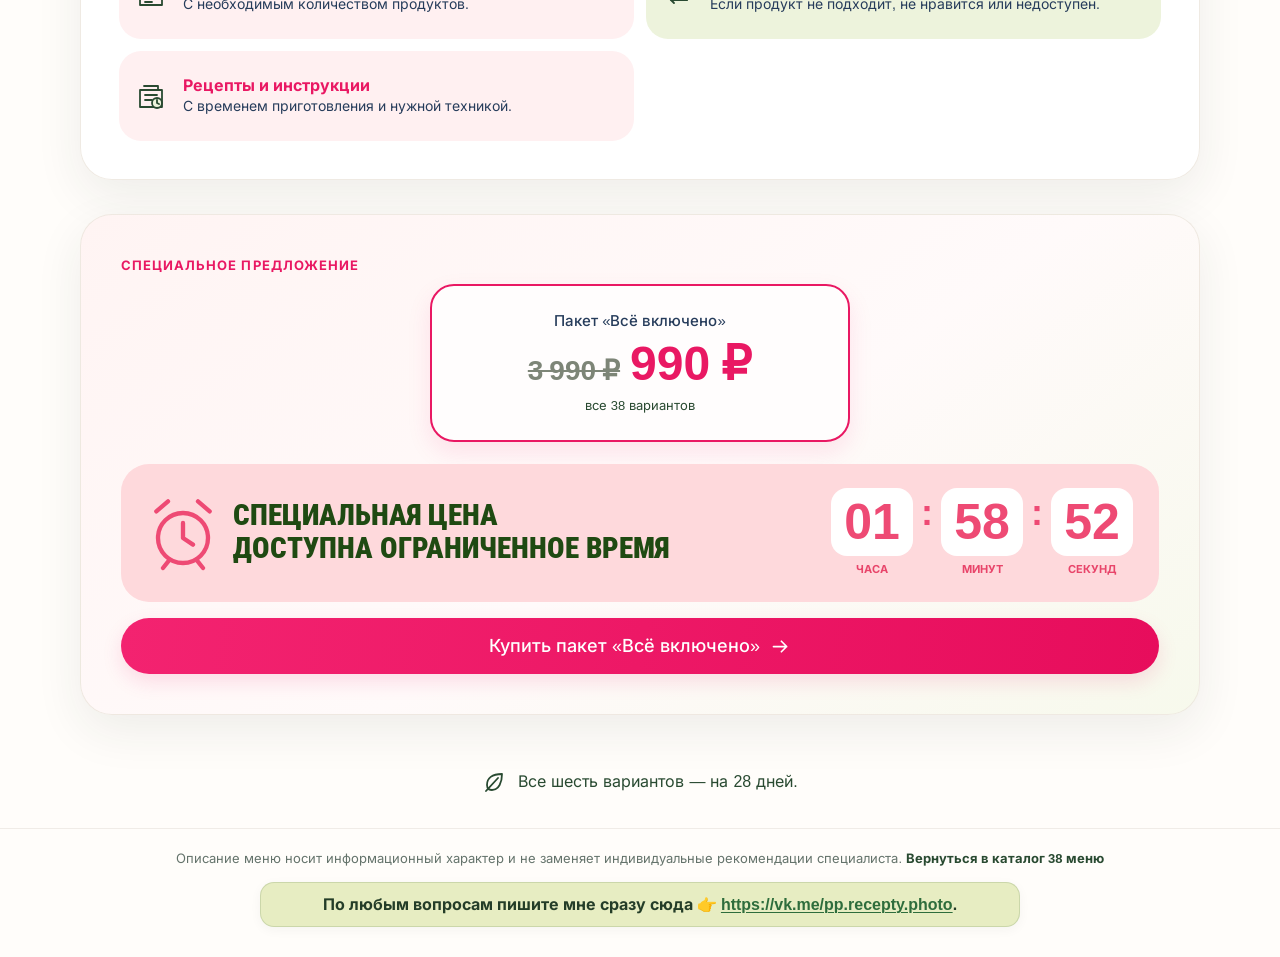
<file: vysokobelkovye.html>
<!doctype html>
<html lang="ru">
<head>
  <meta charset="utf-8">
  <meta name="viewport" content="width=device-width, initial-scale=1, viewport-fit=cover">
  <meta name="color-scheme" content="light only">
  <meta name="description" content="Шесть высокобелковых меню на 28 дней: варианты с разным соотношением БЖУ и акцентами в питании. Сравни и выбери подходящий план.">
  <title>Высокобелковые меню — 6 вариантов на 28 дней | Меню готово</title>
  <style>
    @font-face{font-family:Inter;src:url("assets/fonts/inter-cyrillic-400.woff2") format("woff2");font-style:normal;font-weight:400;font-display:swap}
    @font-face{font-family:Inter;src:url("assets/fonts/inter-cyrillic-500.woff2") format("woff2");font-style:normal;font-weight:500;font-display:swap}
    @font-face{font-family:Inter;src:url("assets/fonts/inter-cyrillic-700.woff2") format("woff2");font-style:normal;font-weight:700;font-display:swap}
    @font-face{font-family:"Roboto Condensed";src:url("assets/fonts/roboto-condensed-cyrillic-700.woff2") format("woff2");font-style:normal;font-weight:700;font-display:swap}
    @font-face{font-family:"Roboto Condensed";src:url("assets/fonts/roboto-condensed-cyrillic-900.woff2") format("woff2");font-style:normal;font-weight:900;font-display:swap}
    :root{color-scheme:light;--ink:#102a24;--pink:#e91863;--navy:#263c5b;--green:#294a31;--leaf:#edf3dc;--rose:#fff0f1;--paper:#fffdfa;--line:#f0ece7;--shadow:0 16px 48px rgba(42,48,34,.08);font-family:Inter,Arial,sans-serif;color:var(--ink);background:var(--paper)}
    *{box-sizing:border-box}
    html{scroll-behavior:smooth}
    body{margin:0;min-width:320px;background:radial-gradient(ellipse at 0 30%,rgba(247,220,222,.48),transparent 24rem),radial-gradient(ellipse at 100% 8%,rgba(236,243,218,.8),transparent 22rem),var(--paper);font-size:16px;line-height:1.55}
    a{color:inherit}
    .shell{width:min(1120px,calc(100% - 56px));margin-inline:auto}
    .topbar{min-height:104px;display:flex;align-items:center;justify-content:space-between;gap:24px}
    .brand{display:inline-flex;align-items:center;gap:10px;text-decoration:none;line-height:.86}
    .brand-mark{width:36px;height:42px;display:grid;place-items:center}
    .brand-mark svg{width:34px;height:38px}
    .brand-word{display:grid;font-family:"Roboto Condensed",sans-serif;font-weight:900;font-size:29px;letter-spacing:-1.2px}
    .brand-word span:last-child{color:var(--pink)}
    .back{display:inline-flex;align-items:center;justify-content:center;gap:14px;min-height:58px;padding:0 25px;border:1px solid #e8eada;border-radius:999px;background:var(--leaf);text-decoration:none;font-size:18px;transition:transform .18s ease,background .18s ease}
    .back:hover{transform:translateY(-2px);background:#e5edcf}
    .back svg{width:24px;height:24px;flex:none}
    .crumbs{display:flex;align-items:center;flex-wrap:wrap;gap:10px;margin:3px 0 30px;color:var(--navy);font-size:16px}
    .crumbs a{text-decoration:none}
    .crumbs a:hover{text-decoration:underline}
    .crumbs .current{color:var(--pink);font-weight:500}
    .crumb-home{display:inline-flex;align-items:center}
    .crumb-home svg{width:22px;height:22px}
    .slash{color:#718098}
    .hero{position:relative;padding:4px 0 20px}
    .eyebrow{display:inline-flex;align-items:center;gap:9px;padding:7px 16px;border-radius:999px;background:var(--leaf);color:var(--green);font-size:13px;font-weight:700;letter-spacing:.06em;text-transform:uppercase}
    .eyebrow-dot{width:8px;height:8px;border-radius:50%;background:var(--pink)}
    h1{max-width:1000px;margin:18px 0 12px;font-family:"Roboto Condensed",Impact,sans-serif;font-size:clamp(48px,8.7vw,100px);font-weight:900;line-height:.94;letter-spacing:-.035em;text-transform:uppercase}
    h1 .accent,.accent{color:var(--pink)}
    .hero-copy{max-width:960px;margin:0;color:var(--ink);font-size:clamp(18px,2.3vw,27px);font-weight:500;line-height:1.35}
    .hero-leaf{position:absolute;right:5%;top:10px;width:63px;height:63px;transform:rotate(17deg)}
    .hero-leaf path:first-child{fill:#2f9b18}
    .hero-leaf path:last-child{fill:none;stroke:#247d16;stroke-width:2}
    .banner{position:relative;display:flex;align-items:center;justify-content:center;gap:14px;margin:22px -12px;padding:15px 28px;border-radius:32px;background:var(--rose);font-size:clamp(18px,2.4vw,26px);text-align:center}
    .banner svg{width:36px;height:36px;flex:none}
    .banner p{margin:0}
    .menu-list{display:grid;gap:18px;padding-bottom:18px}
    .menu-card{padding:clamp(17px,2.4vw,26px);border:1px solid rgba(235,229,221,.8);border-radius:30px;background:rgba(255,255,255,.86);box-shadow:var(--shadow);overflow:hidden}
    .menu-heading{display:flex;align-items:center;gap:20px;min-height:138px;margin:0 0 15px}
    .cover-frame{position:relative;display:grid;place-items:center;flex:0 0 116px;width:116px;height:132px;padding:7px;border:1px solid rgba(235,229,221,.9);border-radius:17px;background:linear-gradient(145deg,#fffaf2,#f7f5e9 58%,#edf2dc);box-shadow:0 7px 18px rgba(42,48,34,.08)}
    .cover{display:block;width:100%;height:100%;object-fit:contain;filter:drop-shadow(0 4px 5px rgba(35,39,30,.13));transition:transform .2s ease}
    .menu-card:hover .cover{transform:translateY(-2px)}
    .number{position:absolute;z-index:2;left:-11px;top:-10px;display:grid;place-items:center;width:52px;height:52px;border:3px solid #fff;border-radius:50%;background:var(--pink);color:#fff;font-family:"Roboto Condensed",sans-serif;font-size:14px;font-weight:700;box-shadow:0 4px 12px rgba(233,24,99,.18)}
    .title-group{min-width:0}
    .title-kicker{margin:0 0 4px;color:var(--pink);font-size:13px;font-weight:700;letter-spacing:.06em;text-transform:uppercase}
    .menu-title{margin:0;font-family:"Roboto Condensed",sans-serif;font-size:clamp(30px,4.2vw,45px);font-weight:900;line-height:.98;text-transform:uppercase}
    .menu-title .pink{color:var(--pink)}
    .lead{margin:0 0 13px;font-size:clamp(17px,2vw,21px);font-weight:500;line-height:1.35}
    .description{margin:0;color:var(--navy);font-size:16px;line-height:1.52}
    .callout{display:grid;grid-template-columns:32px 1fr;align-items:center;gap:12px;margin:17px 0 10px;padding:14px 16px;border-radius:21px;background:var(--rose);font-size:16px;font-weight:500;line-height:1.4}
    .callout svg{width:30px;height:32px;fill:none;stroke:var(--pink);stroke-width:2.3;stroke-linecap:round;stroke-linejoin:round}
    .macro{display:flex;align-items:center;gap:10px;margin:14px 0 4px;font-family:"Roboto Condensed",sans-serif;font-size:clamp(22px,3vw,29px);font-weight:700;line-height:1.15}
    .macro svg{width:24px;height:26px;flex:none}
    .note{margin:4px 0 16px;padding-left:10px;color:var(--navy);font-size:15px;font-style:italic;line-height:1.45}
    .more{margin-top:8px}
    .more summary{display:flex;align-items:center;justify-content:center;gap:12px;min-height:56px;padding:12px 20px;border-radius:999px;background:linear-gradient(100deg,#f32370,#e70d5c);color:white;cursor:pointer;list-style:none;font-size:18px;font-weight:500;text-align:center;box-shadow:0 8px 20px rgba(233,24,99,.13);transition:filter .18s ease,transform .18s ease}
    .more summary::-webkit-details-marker{display:none}
    .more summary:hover{filter:saturate(1.12);transform:translateY(-1px)}
    .more summary svg{width:21px;height:21px;transition:transform .2s ease}
    .more[open] summary svg{transform:rotate(90deg)}
    .more-body{padding:14px 4px 3px;color:var(--navy);font-size:15px;animation:fade-in .18s ease-out}
    .more-body p{margin:0 0 12px}
    .more-link{display:inline-flex;align-items:center;gap:8px;color:var(--pink);font-weight:700;text-decoration:none}
    .more-link:hover{text-decoration:underline}
    .more-link svg{width:18px;height:18px}
    .section{margin:34px 0;padding:clamp(20px,4vw,38px);border:1px solid rgba(235,229,221,.8);border-radius:32px;background:rgba(255,255,255,.88);box-shadow:var(--shadow)}
    .section-kicker{margin:0 0 8px;color:var(--pink);font-size:13px;font-weight:700;letter-spacing:.08em;text-transform:uppercase}
    .section-title{margin:0 0 18px;font-family:"Roboto Condensed",sans-serif;font-size:clamp(30px,5vw,48px);font-weight:900;line-height:1;text-transform:uppercase}
    .section-intro{max-width:840px;margin:0 0 18px;color:var(--navy);font-size:17px;line-height:1.5}
    .choice-list{display:grid;gap:10px}
    .choice-row{display:grid;grid-template-columns:minmax(150px,.55fr) minmax(0,1.45fr);align-items:center;gap:18px;padding:14px 16px;border-bottom:1px solid var(--line)}
    .choice-row:last-child{border-bottom:0}
    .choice-label{display:inline-flex;align-items:center;justify-content:center;min-height:46px;padding:8px 12px;border-radius:16px;background:var(--rose);color:var(--pink);font-family:"Roboto Condensed",sans-serif;font-size:20px;font-weight:700;text-align:center}
    .choice-row p{margin:0;color:var(--navy);font-size:16px;line-height:1.45}
    .included-grid{display:grid;grid-template-columns:repeat(2,minmax(0,1fr));gap:12px}
    .included-item{display:grid;grid-template-columns:36px 1fr;align-items:center;gap:12px;min-height:90px;padding:16px;border-radius:22px;background:var(--rose)}
    .included-item:nth-child(even){background:var(--leaf)}
    .included-item svg{width:32px;height:32px;fill:none;stroke:var(--green);stroke-width:1.8;stroke-linecap:round;stroke-linejoin:round}
    .included-item strong{display:block;color:var(--pink);font-size:16px;line-height:1.3}
    .included-item span{display:block;color:var(--navy);font-size:14px;line-height:1.4}
    .cta{display:flex;align-items:center;justify-content:space-between;gap:20px;margin:26px 0 6px;padding:22px 24px;border-radius:26px;background:var(--leaf)}
    .cta p{margin:0;font-family:"Roboto Condensed",sans-serif;font-size:clamp(22px,3vw,30px);font-weight:700;line-height:1.15}
    .cta a{display:inline-flex;align-items:center;justify-content:center;gap:10px;min-height:54px;padding:12px 22px;border-radius:999px;background:linear-gradient(100deg,#f32370,#e70d5c);color:white;text-decoration:none;font-size:17px;font-weight:500;white-space:nowrap}
    .cta a svg{width:20px;height:20px}
    .endnote{display:flex;justify-content:center;align-items:center;gap:12px;padding:20px 0 34px;color:var(--green);font-size:16px;text-align:center}
    .endnote svg{width:24px;height:24px;flex:none}
    .site-footer{padding:19px 0 30px;border-top:1px solid var(--line);color:#64736b;font-size:13px;text-align:center}
    .site-footer a{color:var(--green);font-weight:700;text-decoration:none}
    .offer-deck{margin:34px 0;padding:clamp(22px,4vw,40px);border:1px solid rgba(235,229,221,.8);border-radius:32px;background:linear-gradient(145deg,#fff4f3,#fffafa 55%,#f7f9ec);box-shadow:var(--shadow)}
    .offer-kicker{margin:0 0 9px;color:var(--pink);font-size:13px;font-weight:700;letter-spacing:.08em;text-transform:uppercase}
    .offer-title{max-width:900px;margin:0 0 14px;font-family:"Roboto Condensed",sans-serif;font-size:clamp(30px,5vw,48px);font-weight:900;line-height:1;text-transform:uppercase}
    .offer-intro{max-width:900px;margin:0 0 20px;color:var(--navy);font-size:17px;line-height:1.5}
    .price-grid{display:grid;grid-template-columns:repeat(3,minmax(0,1fr));gap:12px}
    .price-grid.featured-only{grid-template-columns:minmax(0,1fr)}
    .price-grid.featured-only .price-card.featured{width:100%;max-width:420px;justify-self:center}
    .price-card{display:flex;flex-direction:column;align-items:center;justify-content:center;min-height:158px;padding:18px;border:1px solid #ece8e3;border-radius:24px;background:#fff;text-align:center}
    .price-card.featured{border:2px solid var(--pink);background:#fffdfd;box-shadow:0 10px 24px rgba(233,24,99,.1)}
    .price-card span{color:var(--navy);font-size:15px;font-weight:500;line-height:1.35}
    .price-card strong{display:block;margin:9px 0 2px;color:var(--pink);font-family:"Roboto Condensed",sans-serif;font-size:clamp(34px,5vw,48px);font-weight:900;line-height:1}
    .price-card small{color:var(--green);font-size:13px}
    .offer-note{margin:17px 0 15px;padding:13px 16px;border-radius:18px;background:var(--rose);color:var(--navy);font-weight:500;text-align:center}
    .offer-button{display:flex;align-items:center;justify-content:center;gap:10px;min-height:56px;margin-top:16px;padding:13px 20px;border-radius:999px;background:linear-gradient(100deg,#f32370,#e70d5c);color:#fff;text-decoration:none;font-size:18px;font-weight:500;box-shadow:0 8px 20px rgba(233,24,99,.13)}
    .offer-button svg{width:21px;height:21px}
    .calc-card{display:grid;grid-template-columns:64px minmax(0,1fr) auto;align-items:center;gap:18px;margin:22px 0 6px;padding:22px;border:1px solid rgba(235,229,221,.8);border-radius:28px;background:#fff;box-shadow:var(--shadow)}
    .calc-icon{display:grid;place-items:center;width:64px;height:64px;border-radius:19px;background:#f0e8ff;color:#7653bb}
    .calc-icon svg{width:42px;height:42px;fill:none;stroke:currentColor;stroke-width:1.8;stroke-linecap:round;stroke-linejoin:round}
    .calc-title{margin:0 0 5px;font-family:"Roboto Condensed",sans-serif;font-size:clamp(22px,3vw,30px);font-weight:700;line-height:1.1}
    .calc-copy p{margin:0;color:var(--navy);font-size:15px;line-height:1.4}
    .calc-range{display:inline-block;margin-top:8px;padding:5px 10px;border-radius:999px;background:var(--leaf);color:var(--green);font-size:13px}
    .calc-button{display:inline-flex;align-items:center;justify-content:center;gap:8px;min-height:48px;padding:11px 17px;border-radius:999px;background:#7453c7;color:white;text-decoration:none;font-size:15px;font-weight:500;white-space:nowrap}
    .calc-button svg{width:19px;height:19px}
    @keyframes fade-in{from{opacity:0;transform:translateY(-4px)}to{opacity:1;transform:translateY(0)}}
    @media(max-width:760px){
      .shell{width:min(100% - 32px,600px)}
      .topbar{min-height:82px}
      .brand-word{font-size:24px}
      .brand-mark{width:30px;height:34px}
      .brand-mark svg{width:29px;height:33px}
      .back{min-height:48px;padding:0 16px;gap:8px;font-size:14px}
      .back svg{width:20px;height:20px}
      .crumbs{gap:7px;margin:2px 0 24px;font-size:13px}
      .hero{padding-top:0}
      h1{font-size:clamp(42px,11vw,68px)}
      .hero-leaf{width:42px;height:42px;right:4px;top:2px}
      .banner{margin:18px 0;padding:13px 16px;border-radius:24px}
      .banner svg{width:28px;height:28px}
      .menu-card{padding:12px;border-radius:24px}
      .menu-heading{gap:13px;min-height:0;margin-bottom:12px}
      .cover-frame{flex-basis:88px;width:88px;height:106px;padding:5px;border-radius:15px}
      .number{left:-7px;top:-7px;width:43px;height:43px;font-size:12px;border-width:3px}
      .menu-title{font-size:clamp(25px,6vw,36px)}
      .description{font-size:15px}
      .callout{font-size:15px}
      .choice-row{grid-template-columns:minmax(104px,.55fr) minmax(0,1.45fr);gap:12px;padding:12px 4px}
      .choice-label{font-size:17px}
      .choice-row p{font-size:14px}
      .included-grid{grid-template-columns:1fr}
      .price-grid{grid-template-columns:1fr}
      .price-card{min-height:120px}
      .calc-card{grid-template-columns:52px minmax(0,1fr);gap:12px;padding:16px}
      .calc-icon{width:52px;height:52px;border-radius:15px}
      .calc-icon svg{width:34px;height:34px}
      .calc-button{grid-column:1/-1;width:100%;white-space:normal}
    }
    @media(max-width:420px){
      .shell{width:calc(100% - 24px)}
      .topbar{gap:8px}
      .back{padding:0 12px;font-size:13px}
      .crumbs{font-size:12px}
      h1{font-size:42px}
      .hero-copy{font-size:18px}
      .menu-heading{gap:10px}
      .cover-frame{flex-basis:78px;width:78px;height:94px;padding:4px}
      .number{left:-6px;top:-6px;width:39px;height:39px;font-size:11px}
      .menu-title{font-size:clamp(22px,6.7vw,29px)}
      .choice-row{grid-template-columns:92px minmax(0,1fr);gap:10px}
      .choice-label{min-height:40px;padding:6px;font-size:15px}
      .choice-row p{font-size:13px}
      .section{padding:18px 14px;border-radius:24px}
      .included-item{padding:13px}
    }
    @media(prefers-reduced-motion:reduce){html{scroll-behavior:auto}*,*:before,*:after{animation-duration:.01ms!important;animation-iteration-count:1!important;transition-duration:.01ms!important}}
    /* Акционная цена и таймер — те же двухчасовые ключи, что и на главной. */
    .offer-prices{display:flex;align-items:baseline;justify-content:center;gap:10px;flex-wrap:wrap;margin:9px 0 2px}
    .price-card .offer-prices strong{margin:0}
    .offer-old-price{color:#7d8577;font-family:"Roboto Condensed",sans-serif;font-size:clamp(20px,3.2vw,28px);font-weight:700;text-decoration:line-through;text-decoration-thickness:2px;white-space:nowrap}
    .offer-current-price{white-space:nowrap}
    .offer-button{width:100%;font-family:inherit;cursor:pointer;border:0;appearance:none;text-align:center}
    .offer-button:focus-visible{outline:3px solid #dbe77b;outline-offset:3px}
    .offer-button svg{flex:none}
    .s9t{--hd:"Roboto Condensed",sans-serif;--bd:Inter,Arial,sans-serif;position:relative;margin:22px 0 0;background:#fed9dc;border-radius:28px;padding:24px 26px 26px 112px;display:flex;align-items:center;justify-content:space-between;gap:16px;flex-wrap:wrap}
    .s9t .al{position:absolute;left:22px;top:50%;margin-top:-42px;width:80px;height:84px;fill:none;stroke:#ee4a74;stroke-width:2.6;stroke-linecap:round;stroke-linejoin:round}
    .s9t .tt{font:900 clamp(18px,2.6vw,29px)/1.15 var(--hd);text-transform:uppercase;color:#1f4a12}
    .s9t .tt span{display:block;color:#1f4a12}
    .tm{display:flex;align-items:flex-start;gap:8px}
    .tm .u{text-align:center}
    .tm .u b{display:block;min-width:clamp(56px,8vw,82px);background:#fff;border-radius:16px;padding:8px 6px;font:900 clamp(30px,4.6vw,50px)/1.05 var(--hd);color:#ee4a74}
    .tm .u small{display:block;margin-top:6px;font:700 11px var(--bd);color:#e8456a;text-transform:uppercase}
    .tm .cl{font:900 36px/1.4 var(--hd);color:#ee4a74}
    .kc{position:fixed;inset:0;z-index:1000;display:grid;place-items:center;padding:18px;background:rgba(30,45,20,.58);backdrop-filter:blur(3px);overflow:auto}
    .kc[hidden]{display:none}
    .kc-b{--hd:"Roboto Condensed",sans-serif;--bd:Inter,Arial,sans-serif;position:relative;width:min(100%,620px);background:linear-gradient(160deg,#fff8f1,#fde8e8);border-radius:36px;padding:34px 28px 26px;box-shadow:0 30px 80px rgba(0,0,0,.35)}
    .kc-x{position:absolute;right:16px;top:12px;width:44px;height:44px;border:0;border-radius:50%;background:#fff;color:#17220d;font:700 28px/1 var(--bd);cursor:pointer;box-shadow:0 4px 12px rgba(0,0,0,.12)}
    .kc-b h3{font:900 clamp(26px,5vw,38px)/1.05 var(--hd);text-transform:uppercase;margin:0 40px 6px 0;color:#17220d}
    .kc-s{margin:0 0 18px;color:#5b6150;font-size:15.5px}
    .kc-g{display:grid;grid-template-columns:repeat(3,minmax(0,1fr));gap:10px}
    .kc-g a{display:block;text-align:center;text-decoration:none;background:linear-gradient(135deg,#f25679,#f4809a);color:#fff;border-radius:18px;padding:15px 6px;font:900 clamp(20px,4.6vw,26px)/1 var(--hd);box-shadow:0 8px 18px rgba(242,86,121,.28);transition:transform .15s}
    .kc-g a small{display:block;font:500 12px var(--bd);opacity:.9;margin-top:4px}
    .kc-g a:hover{transform:translateY(-2px)}
    .kc-q{display:block;margin-top:18px;background:#e6edc9;border-radius:24px;padding:16px 20px;text-decoration:none;color:#17220d}
    .kc-q b{display:block;font:900 clamp(17px,3.6vw,21px)/1.15 var(--hd);text-transform:uppercase}
    .kc-q span{display:block;margin-top:4px;font:700 16px var(--bd);color:#ee4a74}
    .kc-q[hidden]{display:none}
    @media(max-width:820px){
      .s9t{padding:104px 18px 24px;justify-content:center;text-align:center}
      .s9t .al{left:50%;margin-left:-40px;top:13px;margin-top:0}
      .s9t .tt{width:100%;text-align:center}
    }
    @media(max-width:560px){
      .kc-b{padding:62px 18px 22px;border-radius:28px}
      .kc-x{right:10px;top:10px}
      .kc-g{grid-template-columns:repeat(2,minmax(0,1fr))}
      .tm{justify-content:center;gap:5px}
      .tm .u b{min-width:48px;padding:8px 4px;font-size:28px}
      .tm .cl{font-size:30px}
      .offer-prices{gap:8px}
    }
  </style>
<link rel="stylesheet" href="./assets/footer-contact-v2.css">
</head>
<body>
  <header class="shell">
    <div class="topbar">
      <a class="brand" href="./" aria-label="Меню готово — на главную">
        <span class="brand-mark" aria-hidden="true"><svg viewBox="0 0 40 44"><path d="M5 37C7 19 20 7 36 5c-1 18-13 31-31 32Z" fill="#4f9c23"/><path d="M8 35 29 14" fill="none" stroke="#2e741d" stroke-width="2.2" stroke-linecap="round"/><path d="M11 29c4 0 6 2 6 6M18 22c4 0 6 2 6 6M25 15c4 0 6 2 6 6" fill="none" stroke="#78b843" stroke-width="1.5" stroke-linecap="round"/></svg></span>
        <span class="brand-word"><span>Меню</span><span>готово</span></span>
      </a>
      <a class="back" href="./#catalog">
        <svg viewBox="0 0 24 24" fill="none" stroke="currentColor" stroke-width="2" stroke-linecap="round" stroke-linejoin="round" aria-hidden="true"><path d="M19 12H5M12 19l-7-7 7-7"/></svg>
        Вернуться назад
      </a>
    </div>
    <nav class="crumbs" aria-label="Хлебные крошки">
      <a class="crumb-home" href="./" aria-label="Главная"><svg viewBox="0 0 24 24" fill="none" stroke="currentColor" stroke-width="1.8" stroke-linejoin="round" aria-hidden="true"><path d="m3 10 9-7 9 7v10H5V10"/><path d="M9 20v-6h6v6"/></svg></a>
      <span class="slash">›</span><a href="./#catalog">Каталог 38 меню</a><span class="slash">/</span><span class="current" aria-current="page">Высокобелковые</span>
    </nav>
  </header>

  <main class="shell">
    <section class="hero" aria-labelledby="page-title">
      <span class="eyebrow"><span class="eyebrow-dot"></span>6 вариантов на 28 дней</span>
      <svg class="hero-leaf" viewBox="0 0 64 64" aria-hidden="true"><path d="M8 53C9 24 28 8 57 7c-1 29-17 47-49 46Z"/><path d="M12 51 48 15"/></svg>
      <h1 id="page-title">Высоко<span class="accent">белковые</span></h1>
      <p class="hero-copy">Высокобелковое питание помогает дольше сохранять сытость, поддерживать мышцы во время похудения и легче контролировать аппетит.</p>
    </section>

    <div class="banner"><svg viewBox="0 0 48 48" aria-hidden="true"><path d="M8 39C9 18 23 7 42 6c-1 20-12 33-34 33Z" fill="#4f9c23"/><path d="M10 38 34 14" fill="none" stroke="#2d781c" stroke-width="2" stroke-linecap="round"/></svg><p>Здесь <strong>шесть готовых меню на 28 дней</strong> — с разным соотношением белков, жиров и углеводов и разными акцентами в питании.</p></div>

    <section class="menu-list" aria-label="Шесть вариантов высокобелковых меню">
      <article class="menu-card" id="menu-11">
        <div class="menu-heading"><div class="cover-frame"><img class="cover" src="assets/menu-protein-11.jpg" alt="Обложка меню №1.1 — высокобелковое 40/20/40" width="195" height="242" fetchpriority="high"><span class="number">№1.1</span></div><div class="title-group"><p class="title-kicker">Вариант 1.1</p><h2 class="menu-title">Высокобелковое меню <span class="pink">40/20/40</span></h2></div></div>
        <p class="lead">Хочешь больше белка, но без круп и нормального гарнира обед кажется неполноценным?</p>
        <p class="description">В рационе остаются каши, гречка, рис, макароны твёрдых сортов, цельнозерновой хлеб, тонкий лаваш, мясо, рыба, овощи и даже сладкие блюда без сахара.</p>
        <div class="callout"><svg viewBox="0 0 32 32" aria-hidden="true"><path d="M16 27S3 19 3 10a6 6 0 0 1 11-3 6 6 0 0 1 11 3c0 9-9 15-9 17Z"/></svg><span>Больше белка для сытости и поддержки мышц — без отказа от привычной еды.</span></div>
        <div class="macro"><svg viewBox="0 0 24 28" aria-hidden="true"><path d="M13 2c1 6-4 7-3 12 1-2 3-3 5-4 3 4 5 7 3 12a7 7 0 0 1-14-2c0-5 3-9 9-18Z" fill="#f25528"/><path d="M12 15c2 3 3 4 2 7a3 3 0 0 1-6-1c0-2 1-4 4-6Z" fill="#ffbd35"/></svg><strong>БЖУ: 40 / 20 / 40</strong></div>
        <p class="note">Для тех, кто хочет похудеть, увеличить долю белка и сохранить привычные гарниры.</p>
        <details class="more"><summary>Подробнее <svg viewBox="0 0 24 24" fill="none" stroke="currentColor" stroke-width="2.2" stroke-linecap="round" stroke-linejoin="round" aria-hidden="true"><path d="M4 12h15M13 6l6 6-6 6"/></svg></summary><div class="more-body"><p>На 28 дней уже предусмотрены завтраки, обеды, перекусы и ужины, а также рецепты, граммовки, КБЖУ и список покупок.</p><a class="more-link" href="./#offer">Посмотреть предложение <svg viewBox="0 0 24 24" fill="none" stroke="currentColor" stroke-width="2" stroke-linecap="round" stroke-linejoin="round" aria-hidden="true"><path d="M4 12h15M13 6l6 6-6 6"/></svg></a></div></details>
      </article>

      <article class="menu-card" id="menu-12">
        <div class="menu-heading"><div class="cover-frame"><img class="cover" src="assets/menu-protein-12.jpg" alt="Обложка меню №1.2 — высокобелковое 50/20/30" width="197" height="242" loading="lazy"><span class="number">№1.2</span></div><div class="title-group"><p class="title-kicker">Вариант 1.2</p><h2 class="menu-title">Высокобелковое меню <span class="pink">50/20/30</span></h2></div></div>
        <p class="lead">Весь день стараешься есть поменьше, а вечером хочется съесть всё сразу?</p>
        <p class="description">Попробуй другой подход — сделать каждый приём пищи более сытным за счёт белка. Здесь уже 50 % калорийности приходится на белок. При этом в меню остаются крупы, фрукты, ягоды, овощи, привычные гарниры, ПП-шаурма и десерты без сахара.</p>
        <div class="callout"><svg viewBox="0 0 32 32" aria-hidden="true"><path d="M16 27S3 19 3 10a6 6 0 0 1 11-3 6 6 0 0 1 11 3c0 9-9 15-9 17Z"/></svg><span>Больше белка в течение дня — чтобы не пытаться вечером наверстать всё, чего не хватило за день.</span></div>
        <div class="macro"><svg viewBox="0 0 24 28" aria-hidden="true"><path d="M13 2c1 6-4 7-3 12 1-2 3-3 5-4 3 4 5 7 3 12a7 7 0 0 1-14-2c0-5 3-9 9-18Z" fill="#f25528"/><path d="M12 15c2 3 3 4 2 7a3 3 0 0 1-6-1c0-2 1-4 4-6Z" fill="#ffbd35"/></svg><strong>БЖУ: 50 / 20 / 30</strong></div>
        <p class="note">Для тех, кто хочет более выраженный белковый акцент без перехода на строгую низкоуглеводную систему.</p>
        <details class="more"><summary>Подробнее <svg viewBox="0 0 24 24" fill="none" stroke="currentColor" stroke-width="2.2" stroke-linecap="round" stroke-linejoin="round" aria-hidden="true"><path d="M4 12h15M13 6l6 6-6 6"/></svg></summary><div class="more-body"><p>В плане собраны блюда на каждый день, чтобы увеличить долю белка и при этом оставить привычные продукты и гарниры.</p><a class="more-link" href="./#offer">Посмотреть предложение <svg viewBox="0 0 24 24" fill="none" stroke="currentColor" stroke-width="2" stroke-linecap="round" stroke-linejoin="round" aria-hidden="true"><path d="M4 12h15M13 6l6 6-6 6"/></svg></a></div></details>
      </article>

      <article class="menu-card" id="menu-13">
        <div class="menu-heading"><div class="cover-frame"><img class="cover" src="assets/menu-protein-13.jpg" alt="Обложка меню №1.3 — высокобелковое 50/30/20" width="193" height="242" loading="lazy"><span class="number">№1.3</span></div><div class="title-group"><p class="title-kicker">Вариант 1.3</p><h2 class="menu-title">Высокобелковое меню <span class="pink">50/30/20</span></h2></div></div>
        <p class="lead">Хочешь не просто увеличить белок, но и заметно сократить углеводы?</p>
        <p class="description">В этом варианте половина калорийности приходится на белок, а доля углеводов уменьшена до 20 %. Мясо, птица, рыба, морепродукты, яйца, овощи и молочные продукты становятся основой питания.</p>
        <div class="callout"><svg viewBox="0 0 32 32" aria-hidden="true"><path d="M16 27S3 19 3 10a6 6 0 0 1 11-3 6 6 0 0 1 11 3c0 9-9 15-9 17Z"/></svg><span>Для тех, кто предпочитает выраженное сокращение углеводов и высокий белок.</span></div>
        <div class="macro"><svg viewBox="0 0 24 28" aria-hidden="true"><path d="M13 2c1 6-4 7-3 12 1-2 3-3 5-4 3 4 5 7 3 12a7 7 0 0 1-14-2c0-5 3-9 9-18Z" fill="#f25528"/><path d="M12 15c2 3 3 4 2 7a3 3 0 0 1-6-1c0-2 1-4 4-6Z" fill="#ffbd35"/></svg><strong>БЖУ: 50 / 30 / 20</strong></div>
        <p class="note">Для тех, кто хочет сочетать очень высокий белок с заметным ограничением углеводов.</p>
        <details class="more"><summary>Подробнее <svg viewBox="0 0 24 24" fill="none" stroke="currentColor" stroke-width="2.2" stroke-linecap="round" stroke-linejoin="round" aria-hidden="true"><path d="M4 12h15M13 6l6 6-6 6"/></svg></summary><div class="more-body"><p>Этот вариант делает акцент на белковой части рациона и сокращает долю углеводов до указанного соотношения БЖУ.</p><a class="more-link" href="./#offer">Посмотреть предложение <svg viewBox="0 0 24 24" fill="none" stroke="currentColor" stroke-width="2" stroke-linecap="round" stroke-linejoin="round" aria-hidden="true"><path d="M4 12h15M13 6l6 6-6 6"/></svg></a></div></details>
      </article>

      <article class="menu-card" id="menu-20">
        <div class="menu-heading"><div class="cover-frame"><img class="cover" src="assets/menu-protein-20.jpg" alt="Обложка меню №20 для интенсивного похудения" width="198" height="290" loading="lazy"><span class="number">№20</span></div><div class="title-group"><p class="title-kicker">Вариант 20</p><h2 class="menu-title">Меню для <span class="pink">интенсивного похудения</span></h2></div></div>
        <p class="lead">Хочешь перестать начинать похудение заново и перейти к более строгому плану?</p>
        <p class="description">В этом меню особое внимание уделено структуре и распределению продуктов в течение дня. Заранее продуманный рацион помогает следовать плану, не составляя меню с нуля каждый день.</p>
        <div class="callout"><svg viewBox="0 0 32 32" aria-hidden="true"><path d="M16 27S3 19 3 10a6 6 0 0 1 11-3 6 6 0 0 1 11 3c0 9-9 15-9 17Z"/></svg><span>Для тех, кому важны чёткая структура и заранее продуманный план питания.</span></div>
        <p class="note">Подойдёт, если в приоритете более строгая организация рациона.</p>
        <details class="more"><summary>Подробнее <svg viewBox="0 0 24 24" fill="none" stroke="currentColor" stroke-width="2.2" stroke-linecap="round" stroke-linejoin="round" aria-hidden="true"><path d="M4 12h15M13 6l6 6-6 6"/></svg></summary><div class="more-body"><p>В меню на 28 дней есть готовый порядок блюд и инструкции, чтобы не нужно было каждый раз заново планировать питание.</p><a class="more-link" href="./#offer">Посмотреть предложение <svg viewBox="0 0 24 24" fill="none" stroke="currentColor" stroke-width="2" stroke-linecap="round" stroke-linejoin="round" aria-hidden="true"><path d="M4 12h15M13 6l6 6-6 6"/></svg></a></div></details>
      </article>

      <article class="menu-card" id="menu-21">
        <div class="menu-heading"><div class="cover-frame"><img class="cover" src="assets/menu-protein-21.jpg" alt="Обложка высокобелкового низкоуглеводного меню №21" width="208" height="292" loading="lazy"><span class="number">№21</span></div><div class="title-group"><p class="title-kicker">Вариант 21</p><h2 class="menu-title">Высокобелковое <span class="pink">низкоуглеводное</span></h2></div></div>
        <p class="lead">Здесь в рационе остаются небольшие порции круп, хлебцев и тонкого лаваша — преимущественно на завтраки и обед.</p>
        <p class="description">На ужин предусмотрены мясо, птица, рыба или морепродукты с овощами, без круп и других плотных гарниров. Есть сладкие варианты без сахара: сырники, запеканки, творожные кремы и ПП-десерты.</p>
        <div class="callout"><svg viewBox="0 0 32 32" aria-hidden="true"><path d="M16 27S3 19 3 10a6 6 0 0 1 11-3 6 6 0 0 1 11 3c0 9-9 15-9 17Z"/></svg><span>Для тех, кто осознанно выбирает высокобелковое питание с низкой долей углеводов.</span></div>
        <p class="note">Сочетает высокий белок с более выраженным ограничением углеводов.</p>
        <details class="more"><summary>Подробнее <svg viewBox="0 0 24 24" fill="none" stroke="currentColor" stroke-width="2.2" stroke-linecap="round" stroke-linejoin="round" aria-hidden="true"><path d="M4 12h15M13 6l6 6-6 6"/></svg></summary><div class="more-body"><p>Основу ужинов составляют белковые продукты и овощи; крупы и другие плотные гарниры предусмотрены в небольших порциях в первой половине дня.</p><a class="more-link" href="./#offer">Посмотреть предложение <svg viewBox="0 0 24 24" fill="none" stroke="currentColor" stroke-width="2" stroke-linecap="round" stroke-linejoin="round" aria-hidden="true"><path d="M4 12h15M13 6l6 6-6 6"/></svg></a></div></details>
      </article>

      <article class="menu-card" id="menu-25">
        <div class="menu-heading"><div class="cover-frame"><img class="cover" src="assets/menu-protein-25.jpg" alt="Обложка высокобелкового низкожирового меню №25" width="202" height="293" loading="lazy"><span class="number">№25</span></div><div class="title-group"><p class="title-kicker">Вариант 25</p><h2 class="menu-title">Высокобелковое <span class="pink">низкожировое меню</span></h2></div></div>
        <p class="lead">Хочешь больше белка и меньше жирных продуктов, но не готова отказываться от каш, фруктов и гарниров?</p>
        <p class="description">Этот вариант делает акцент на постных источниках белка. При этом остаются крупы, макароны твёрдых сортов, хлебцы, овощи, ягоды, яичные белки, нежирный творог, курица и белая рыба.</p>
        <div class="callout"><svg viewBox="0 0 32 32" aria-hidden="true"><path d="M16 27S3 19 3 10a6 6 0 0 1 11-3 6 6 0 0 1 11 3c0 9-9 15-9 17Z"/></svg><span>Много белка, полноценная углеводная часть и контроль жиров — без однообразных диетических блюд.</span></div>
        <p class="note">Если важно выбирать преимущественно постные белковые продукты и контролировать количество жиров.</p>
        <details class="more"><summary>Подробнее <svg viewBox="0 0 24 24" fill="none" stroke="currentColor" stroke-width="2.2" stroke-linecap="round" stroke-linejoin="round" aria-hidden="true"><path d="M4 12h15M13 6l6 6-6 6"/></svg></summary><div class="more-body"><p>В рационе сочетаются нежирные источники белка, овощи и привычная углеводная часть, чтобы питание оставалось разнообразным.</p><a class="more-link" href="./#offer">Посмотреть предложение <svg viewBox="0 0 24 24" fill="none" stroke="currentColor" stroke-width="2" stroke-linecap="round" stroke-linejoin="round" aria-hidden="true"><path d="M4 12h15M13 6l6 6-6 6"/></svg></a></div></details>
      </article>
    </section>

    <section class="section" aria-labelledby="choose-title">
      <p class="section-kicker">Ориентируйся на свои предпочтения</p>
      <h2 class="section-title" id="choose-title">Какой вариант тебе подойдёт — <span class="accent">всё уже продумано</span></h2>
      <p class="section-intro">Сравни акценты и выбери тот формат питания, который ближе именно тебе.</p>
      <div class="choice-list">
        <div class="choice-row"><span class="choice-label">№1.1</span><p>Если хочешь больше белка и сохранить полноценную долю привычных гарниров.</p></div>
        <div class="choice-row"><span class="choice-label">№1.2</span><p>Если предпочитаешь ещё более высокий белок, но не хочешь сильно сокращать углеводы.</p></div>
        <div class="choice-row"><span class="choice-label">№1.3 и №21</span><p>Если хочешь сочетать очень высокий белок с заметным ограничением углеводов.</p></div>
        <div class="choice-row"><span class="choice-label">№20</span><p>Если в приоритете более строгая структура питания.</p></div>
        <div class="choice-row"><span class="choice-label">№25</span><p>Если важно выбирать преимущественно постные белковые продукты и контролировать количество жиров.</p></div>
      </div>
    </section>

    <section class="section" aria-labelledby="included-title">
      <p class="section-kicker">Готовый план вместо ежедневного поиска</p>
      <h2 class="section-title" id="included-title">В каждом меню тебя ждут</h2>
      <div class="included-grid">
        <div class="included-item"><svg viewBox="0 0 32 32" aria-hidden="true"><rect x="5" y="7" width="22" height="21" rx="3"/><path d="M10 4v6M22 4v6M5 13h22M10 18h3M18 18h4M10 23h3"/></svg><div><strong>28 дней питания</strong><span>Завтрак, обед, перекус и ужин на каждый день.</span></div></div>
        <div class="included-item"><svg viewBox="0 0 32 32" aria-hidden="true"><path d="M7 5h18v22H7zM11 10h10M11 15h10M11 20h6"/><path d="m19 24 2 2 5-6"/></svg><div><strong>Точные граммовки и КБЖУ</strong><span>Для каждого ингредиента, блюда и готовой порции.</span></div></div>
        <div class="included-item"><svg viewBox="0 0 32 32" aria-hidden="true"><path d="M5 9h22v18H5zM9 5h14v4M10 14h12M10 19h12M10 24h7"/></svg><div><strong>Списки покупок на неделю</strong><span>С необходимым количеством продуктов.</span></div></div>
        <div class="included-item"><svg viewBox="0 0 32 32" aria-hidden="true"><path d="M7 10h16l-3-3M25 22H9l3 3"/><path d="M23 10a9 9 0 0 1 2 12M9 22a9 9 0 0 1-2-12"/><path d="M12 14h8M12 18h5"/></svg><div><strong>Замены ингредиентов</strong><span>Если продукт не подходит, не нравится или недоступен.</span></div></div>
        <div class="included-item"><svg viewBox="0 0 32 32" aria-hidden="true"><path d="M5 10h22v17H5zM9 6h14v4M10 15h12M10 20h7"/><circle cx="22" cy="23" r="5" fill="var(--leaf)"/><path d="M22 20v3l2 1"/></svg><div><strong>Рецепты и инструкции</strong><span>С временем приготовления и нужной техникой.</span></div></div>
      </div>
    </section>

    <section class="offer-deck" aria-labelledby="offer-kicker">
      <p class="offer-kicker" id="offer-kicker">Специальное предложение</p>
      <div class="price-grid featured-only">
        <div class="price-card featured">
          <span>Пакет «Всё включено»</span>
          <div class="offer-prices"><del class="offer-old-price">3&nbsp;990&nbsp;₽</del><strong class="offer-current-price">990&nbsp;₽</strong></div>
          <small>все 38 вариантов</small>
        </div>
      </div>
      <div class="s9t protein-timer">
        <svg class="al" viewBox="0 0 48 50" aria-hidden="true"><circle cx="24" cy="28" r="15"/><path d="M24 19v9l6 4M8 12l7-6M40 12l-7-6M12 46l4-5M36 46l-4-5"/></svg>
        <div class="tt">Специальная цена <span>доступна ограниченное время</span></div>
        <div class="tm" role="timer" aria-label="Время действия специальной цены" aria-live="off"><div class="u"><b id="h">00</b><small>часа</small></div><span class="cl">:</span><div class="u"><b id="m">00</b><small>минут</small></div><span class="cl">:</span><div class="u"><b id="s">00</b><small>секунд</small></div></div>
      </div>
      <button type="button" class="offer-button" data-buy aria-haspopup="dialog" aria-controls="pk">Купить пакет «Всё включено» <svg viewBox="0 0 24 24" fill="none" stroke="currentColor" stroke-width="2" stroke-linecap="round" stroke-linejoin="round" aria-hidden="true"><path d="M4 12h15M13 6l6 6-6 6"/></svg></button>
    </section>

    <div class="endnote"><svg viewBox="0 0 24 24" fill="none" stroke="currentColor" stroke-width="1.8" stroke-linecap="round" stroke-linejoin="round" aria-hidden="true"><path d="M20 4C10 4 5 8 5 15c0 3 2 5 5 5 7 0 10-8 10-16Z"/><path d="M4 21 16 8"/></svg><span>Все шесть вариантов — на 28 дней.</span></div>
  </main>

  <footer class="site-footer"><div class="shell">Описание меню носит информационный характер и не заменяет индивидуальные рекомендации специалиста. <a href="./#catalog">Вернуться в каталог 38 меню</a></div>
  <div class="footer-contact">
    <strong>По любым вопросам пишите мне сразу сюда 👉 <a href="https://vk.me/pp.recepty.photo" target="_blank" rel="noopener noreferrer" aria-label="Написать мне в VK">https://vk.me/pp.recepty.photo</a>.</strong>
  </div>
</footer>
  <script id="menu-links-category">
window.MENU_LINKS={
990:{
  1200:"https://payform.ru/aocVOD8/",
  1300:"https://payform.ru/cccVOE0/",
  1400:"https://payform.ru/dvcVOEQ/",
  1500:"https://payform.ru/eucVOFm/",
  1600:"https://payform.ru/gacVOG6/",
  1700:"https://payform.ru/hmcVOGP/",
  1800:"https://payform.ru/jlcVOHS/",
  1900:"https://payform.ru/kpcVOIt/",
  2000:"https://payform.ru/m2cVOJa/",
  2100:"https://payform.ru/nccVOJR/",
  2200:"https://payform.ru/o6cVOKi/"
},
3990:{
  1200:"https://payform.ru/8rcVOC7/",
  1300:"https://payform.ru/becVODv/",
  1400:"https://payform.ru/dicVOED/",
  1500:"https://payform.ru/eicVOFa/",
  1600:"https://payform.ru/fwcVOFV/",
  1700:"https://payform.ru/h8cVOGB/",
  1800:"https://payform.ru/j4cVOHB/",
  1900:"https://payform.ru/kdcVOIh/",
  2000:"https://payform.ru/lkcVOIV/",
  2100:"https://payform.ru/mscVOJA/",
  2200:"https://payform.ru/nqcVOK5/"
}
};
  </script>
  <div class="kc" id="pk" hidden role="dialog" aria-modal="true" aria-labelledby="pkt">
    <div class="kc-b">
      <button type="button" class="kc-x" aria-label="Закрыть" data-close>×</button>
      <h3 id="pkt">Выбери калорийность меню</h3>
      <p class="kc-s">Все 38 меню за 990 ₽ — в выбранной калорийности</p>
      <div class="kc-g" id="pkg"></div>
      <p class="kc-h" id="pkh" hidden>Подсвечены калорийности из твоего расчёта.</p>
      <a class="kc-q" href="./#f" data-close><b>Не знаешь, какую калорийность выбрать?</b><span>Рассчитай бесплатно за минуту.</span></a>
    </div>
  </div>
  <script id="highprotein-package-picker">
  (function(){
    var pk=document.getElementById('pk'),pkg=document.getElementById('pkg'),pkh=document.getElementById('pkh');
    var current=document.querySelector('.offer-current-price'),old=document.querySelector('.offer-old-price'),caption=document.querySelector('.kc-s');
    var h=document.getElementById('h'),m=document.getElementById('m'),sc=document.getElementById('s');
    var KEY='menu_timer_end_990_3990',EXPIRED='menu_offer_expired_990_3990',D=2*3600*1000,offerExpired=false,end=0,lastFocus=null,previousOverflow='';
    var linksByPrice=window.MENU_LINKS||{};
    try{offerExpired=localStorage.getItem(EXPIRED)==='1'}catch(x){}
    function activePrice(){return offerExpired?3990:990}
    function priceLabel(){return offerExpired?'3\u00a0990\u00a0₽':'990\u00a0₽'}
    function activeLinks(){return linksByPrice[activePrice()]||{}}
    function build(){var html='',links=activeLinks();for(var c=1200;c<=2200;c+=100){var u=links[c]||'#';html+='<a href="'+u+'" target="_blank" rel="noopener" data-kcal="'+c+'" aria-label="Выбрать '+c+' килокалорий">'+c+'<small>ккал</small></a>'}pkg.innerHTML=html}
    function refreshLinks(){if(!pkg)return;var links=activeLinks();[].forEach.call(pkg.querySelectorAll('a[data-kcal]'),function(a){var c=a.getAttribute('data-kcal');a.setAttribute('href',links[c]||'#')})}
    function updatePrice(){var label=priceLabel();if(current)current.textContent=label;if(old)old.style.display=offerExpired?'none':'';if(caption)caption.textContent='Все 38 меню за '+label+' — в выбранной калорийности';refreshLinks()}
    function markExpired(){if(offerExpired)return;offerExpired=true;end=0;try{localStorage.setItem(EXPIRED,'1')}catch(x){}updatePrice()}
    function getEnd(){if(offerExpired)return 0;var e=0,n=Date.now();try{e=+localStorage.getItem(KEY)||0}catch(x){}if(!e){e=n+D;try{localStorage.setItem(KEY,String(e))}catch(x){}}else if(e<=n){markExpired();return 0}else if(e>n+D+5000){e=n+D;try{localStorage.setItem(KEY,String(e))}catch(x){}}return e}
    end=getEnd();
    function pad(n){return String(n).padStart(2,'0')}
    function tick(){var left=offerExpired?0:Math.round((end-Date.now())/1000);if(!offerExpired&&left<=0){markExpired();left=0}left=Math.max(0,left);if(h)h.textContent=pad(Math.floor(left/3600));if(m)m.textContent=pad(Math.floor((left%3600)/60));if(sc)sc.textContent=pad(left%60)}
    function openPicker(){build();pkh.hidden=true;lastFocus=document.activeElement;previousOverflow=document.documentElement.style.overflow;pk.hidden=false;document.documentElement.style.overflow='hidden';var close=pk.querySelector('.kc-x');if(close)close.focus()}
    function closePicker(){pk.hidden=true;document.documentElement.style.overflow=previousOverflow;if(lastFocus&&lastFocus.focus)try{lastFocus.focus()}catch(x){}}
    function onClick(e){var buy=e.target.closest&&e.target.closest('[data-buy]');if(buy){e.preventDefault();openPicker();return}if(e.target===pk){closePicker();return}var close=e.target.closest&&e.target.closest('#pk [data-close]');if(close)closePicker()}
    function onKey(e){if(e.key==='Escape'&&!pk.hidden)closePicker()}
    updatePrice();tick();setInterval(tick,1000);
    document.addEventListener('click',onClick);document.addEventListener('keydown',onKey);
  })();
  </script>

</body>
</html>
</file>
<file: assets/footer-contact-v2.css>
footer .footer-contact {
  box-sizing: border-box;
  width: calc(100% - 40px);
  max-width: 760px;
  margin: 14px auto 0;
  padding: 10px clamp(12px, 1.8vw, 18px);
  border: 1px solid rgba(55, 99, 45, 0.16);
  border-radius: 14px;
  background: #e7edc2;
  box-shadow: 0 3px 12px rgba(27, 56, 23, 0.045);
  color: #243d28;
  text-align: center;
  font-family: Inter, Arial, sans-serif;
  font-size: clamp(15px, 1.3vw, 16px);
  font-weight: 600;
  line-height: 1.4;
  overflow-wrap: anywhere;
}

footer .footer-contact strong {
  font-weight: 600;
}

footer .footer-contact a {
  color: #2e6d3c;
  font-weight: 700;
  text-decoration: underline;
  text-decoration-thickness: 1px;
  text-underline-offset: 2px;
  overflow-wrap: anywhere;
}

footer .footer-contact a:focus-visible {
  outline: 3px solid #ef7694;
  outline-offset: 3px;
  border-radius: 2px;
}

@media (max-width: 540px) {
  footer .footer-contact {
    width: calc(100% - 32px);
    margin-top: 12px;
    padding: 10px;
    border-radius: 12px;
    font-size: clamp(14px, 4vw, 16px);
    line-height: 1.4;
  }
}
</file>
